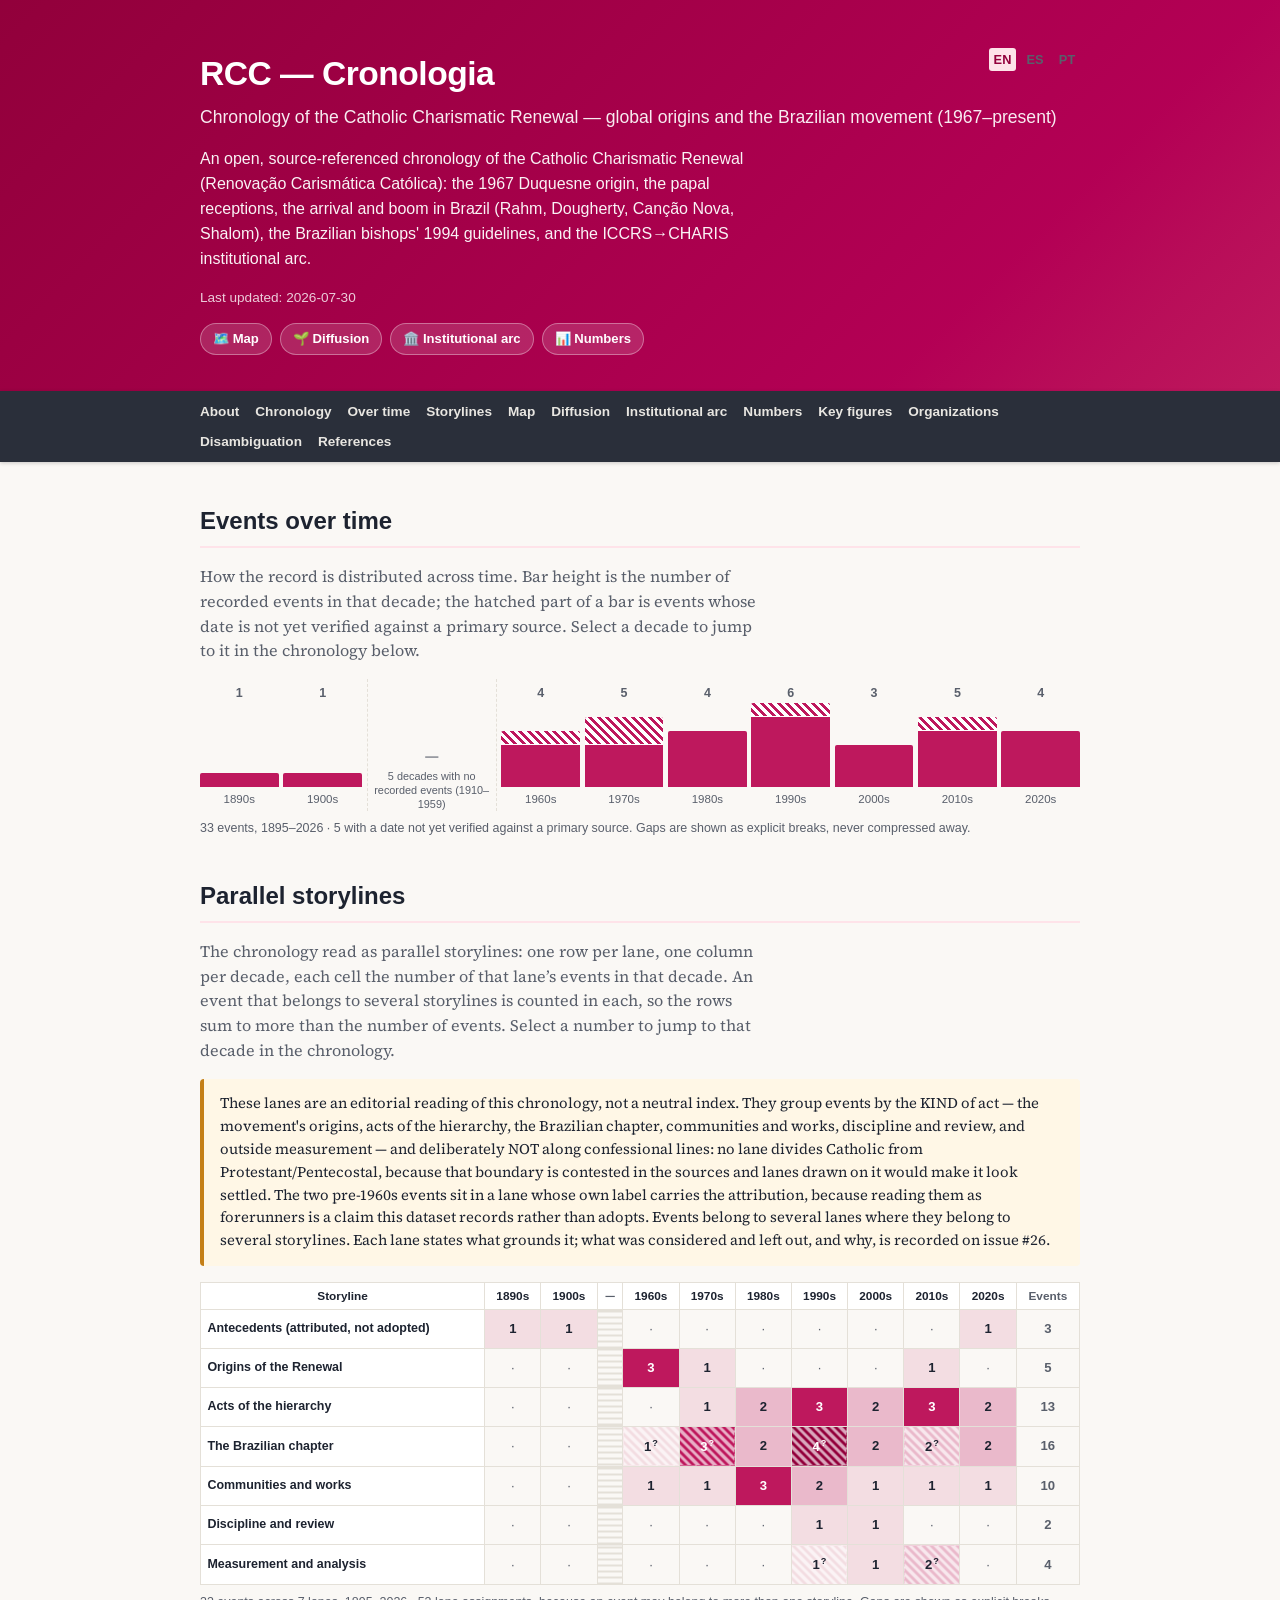
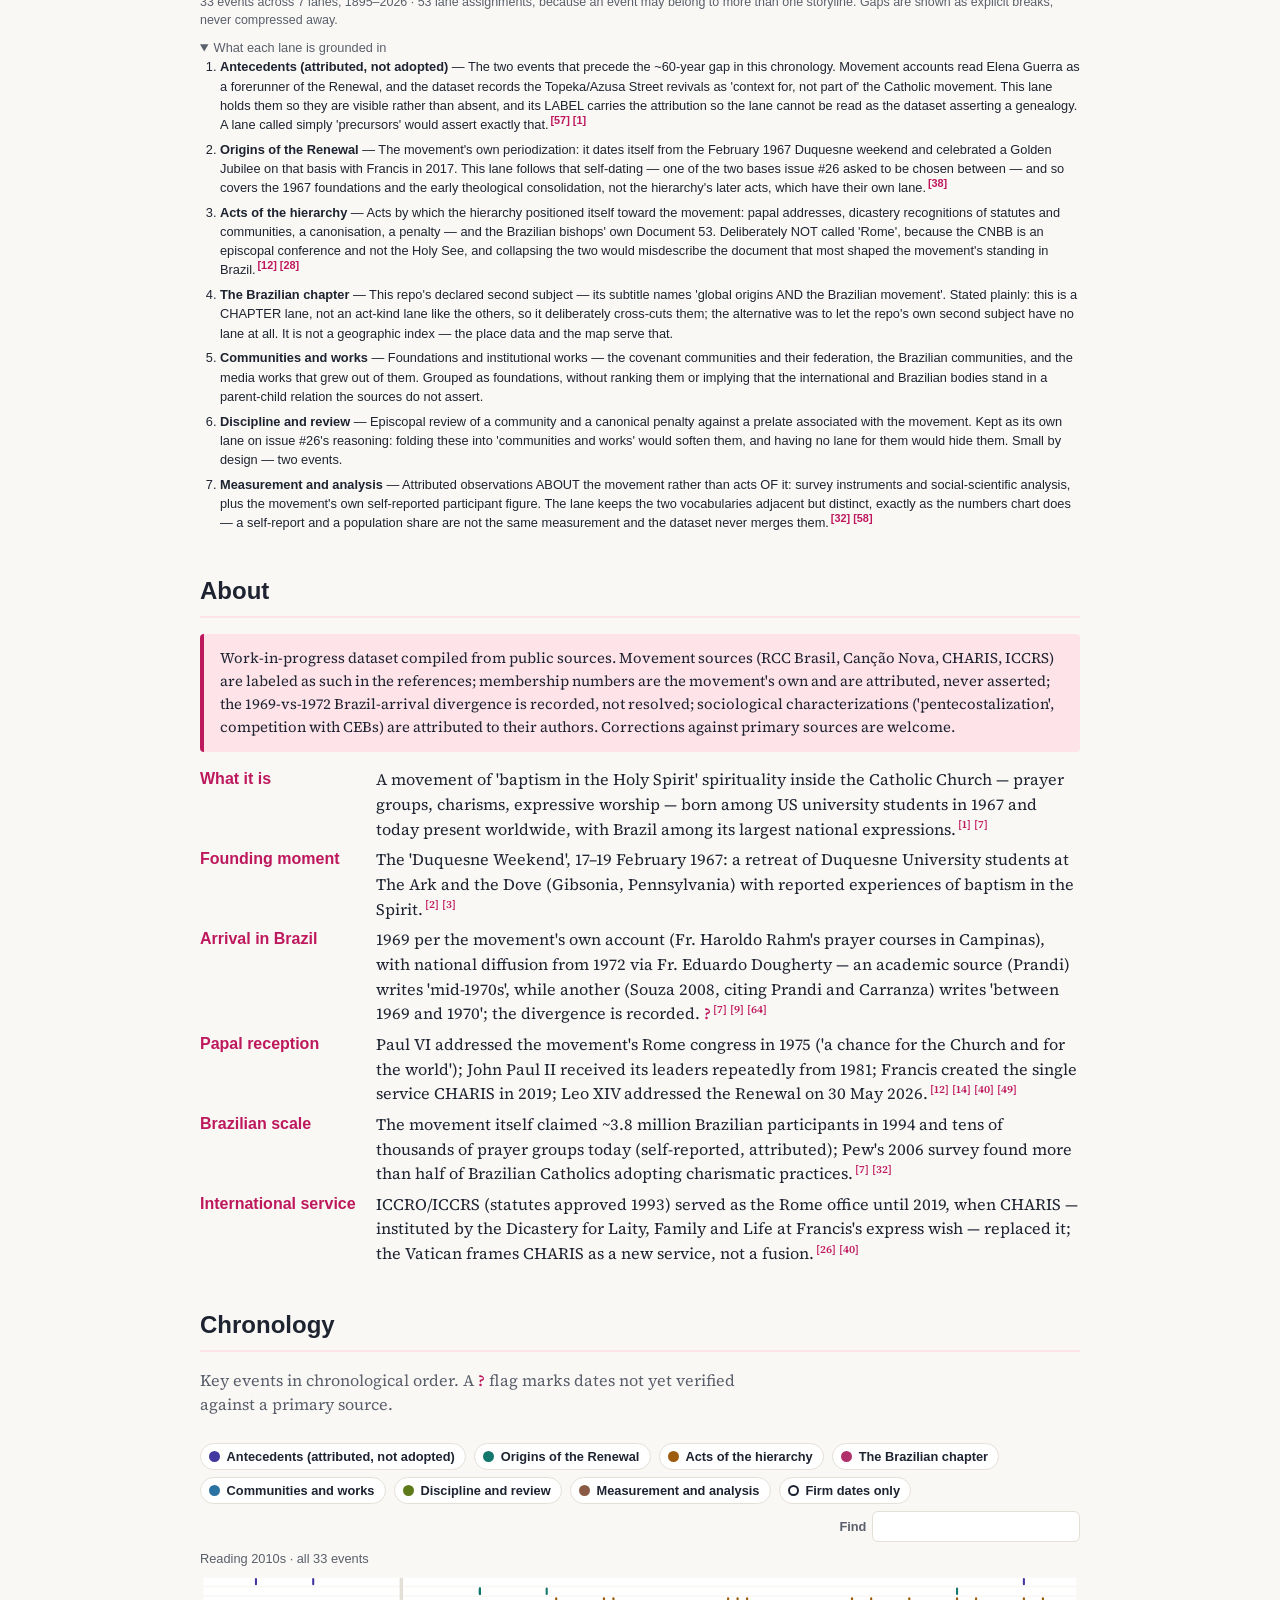
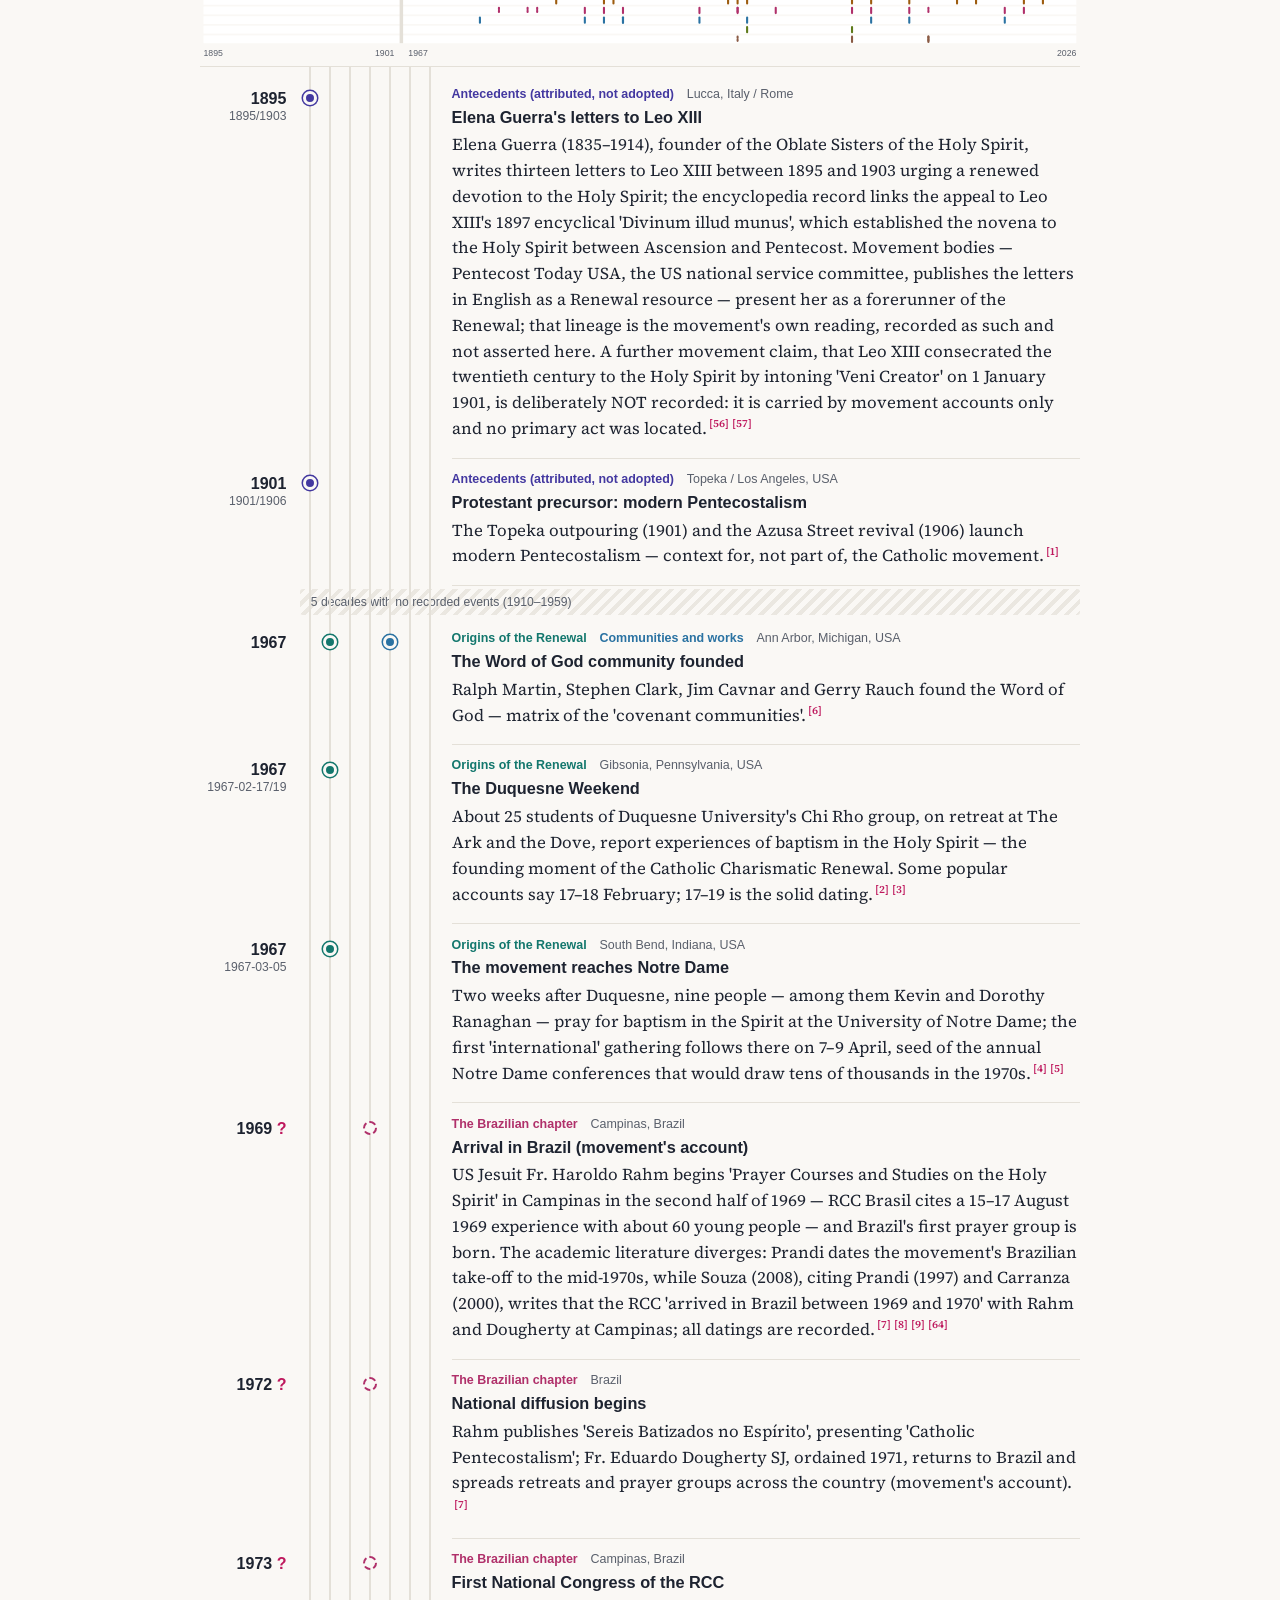
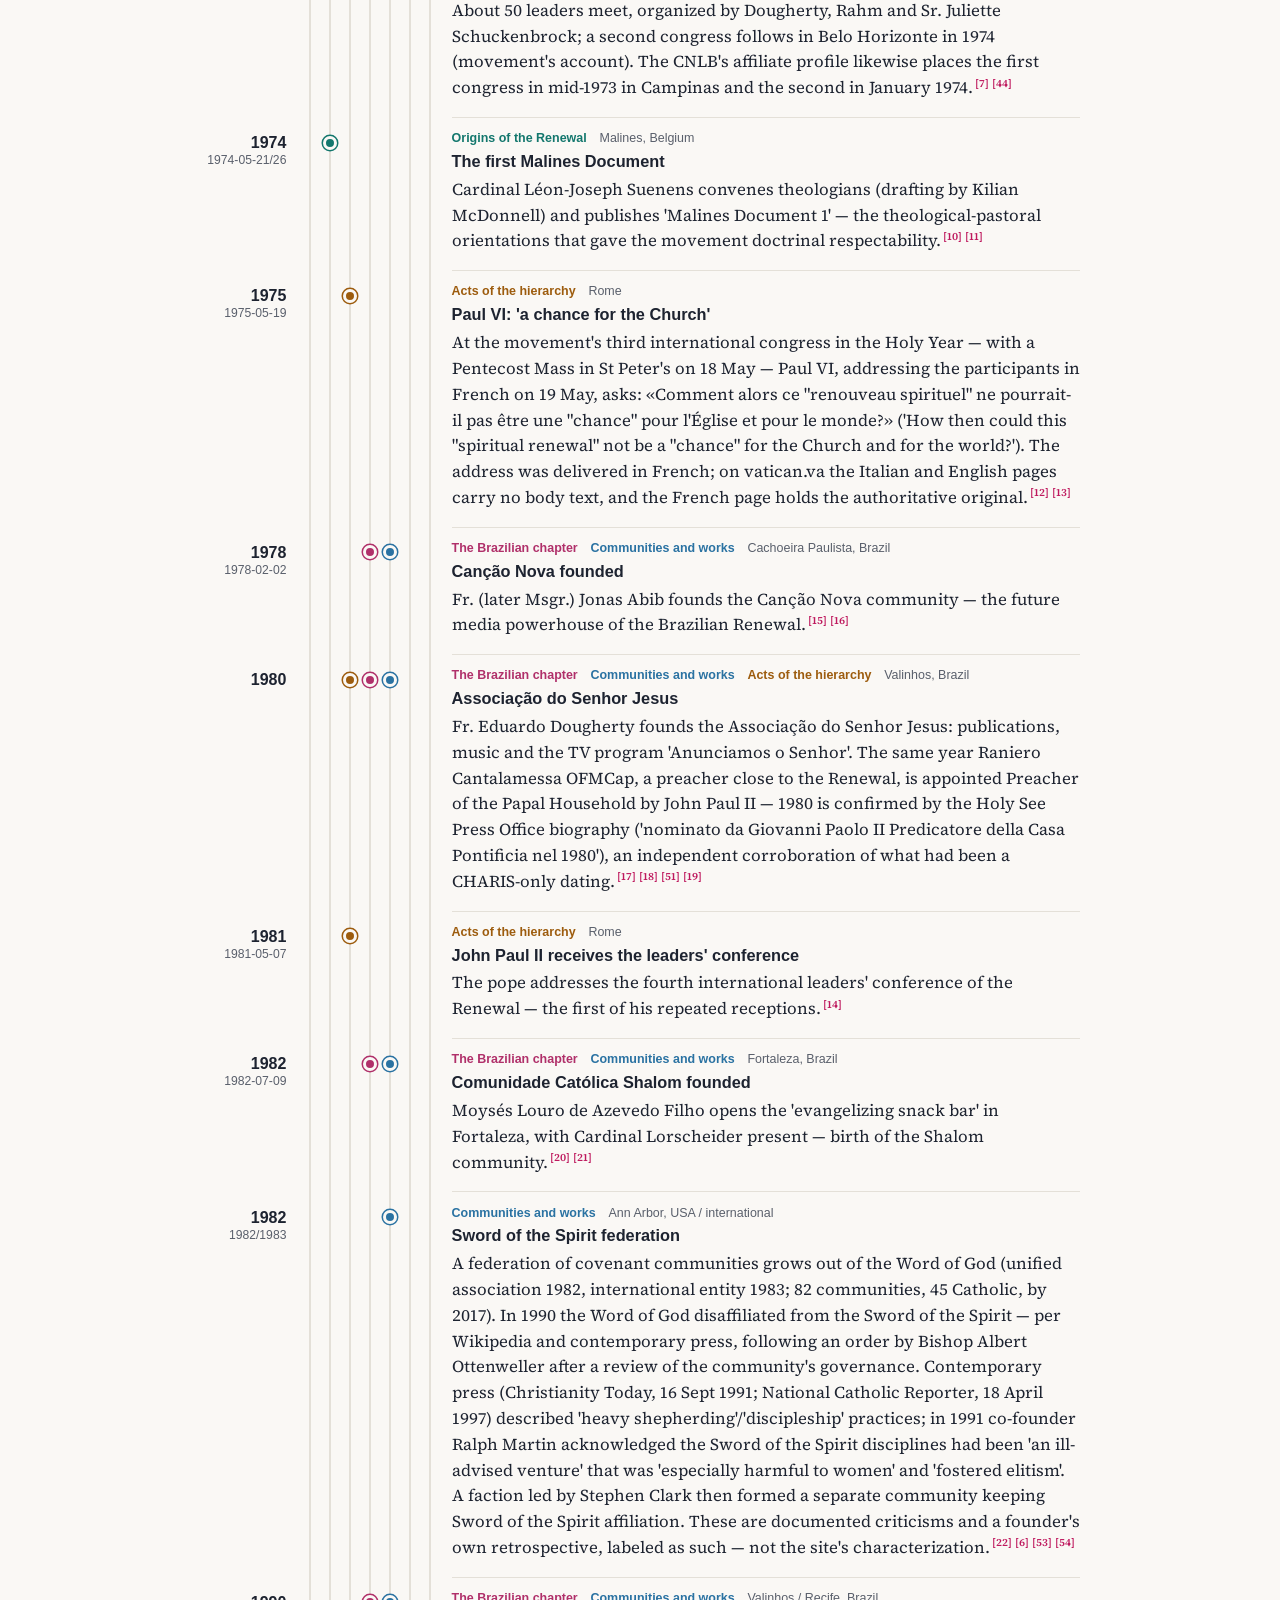
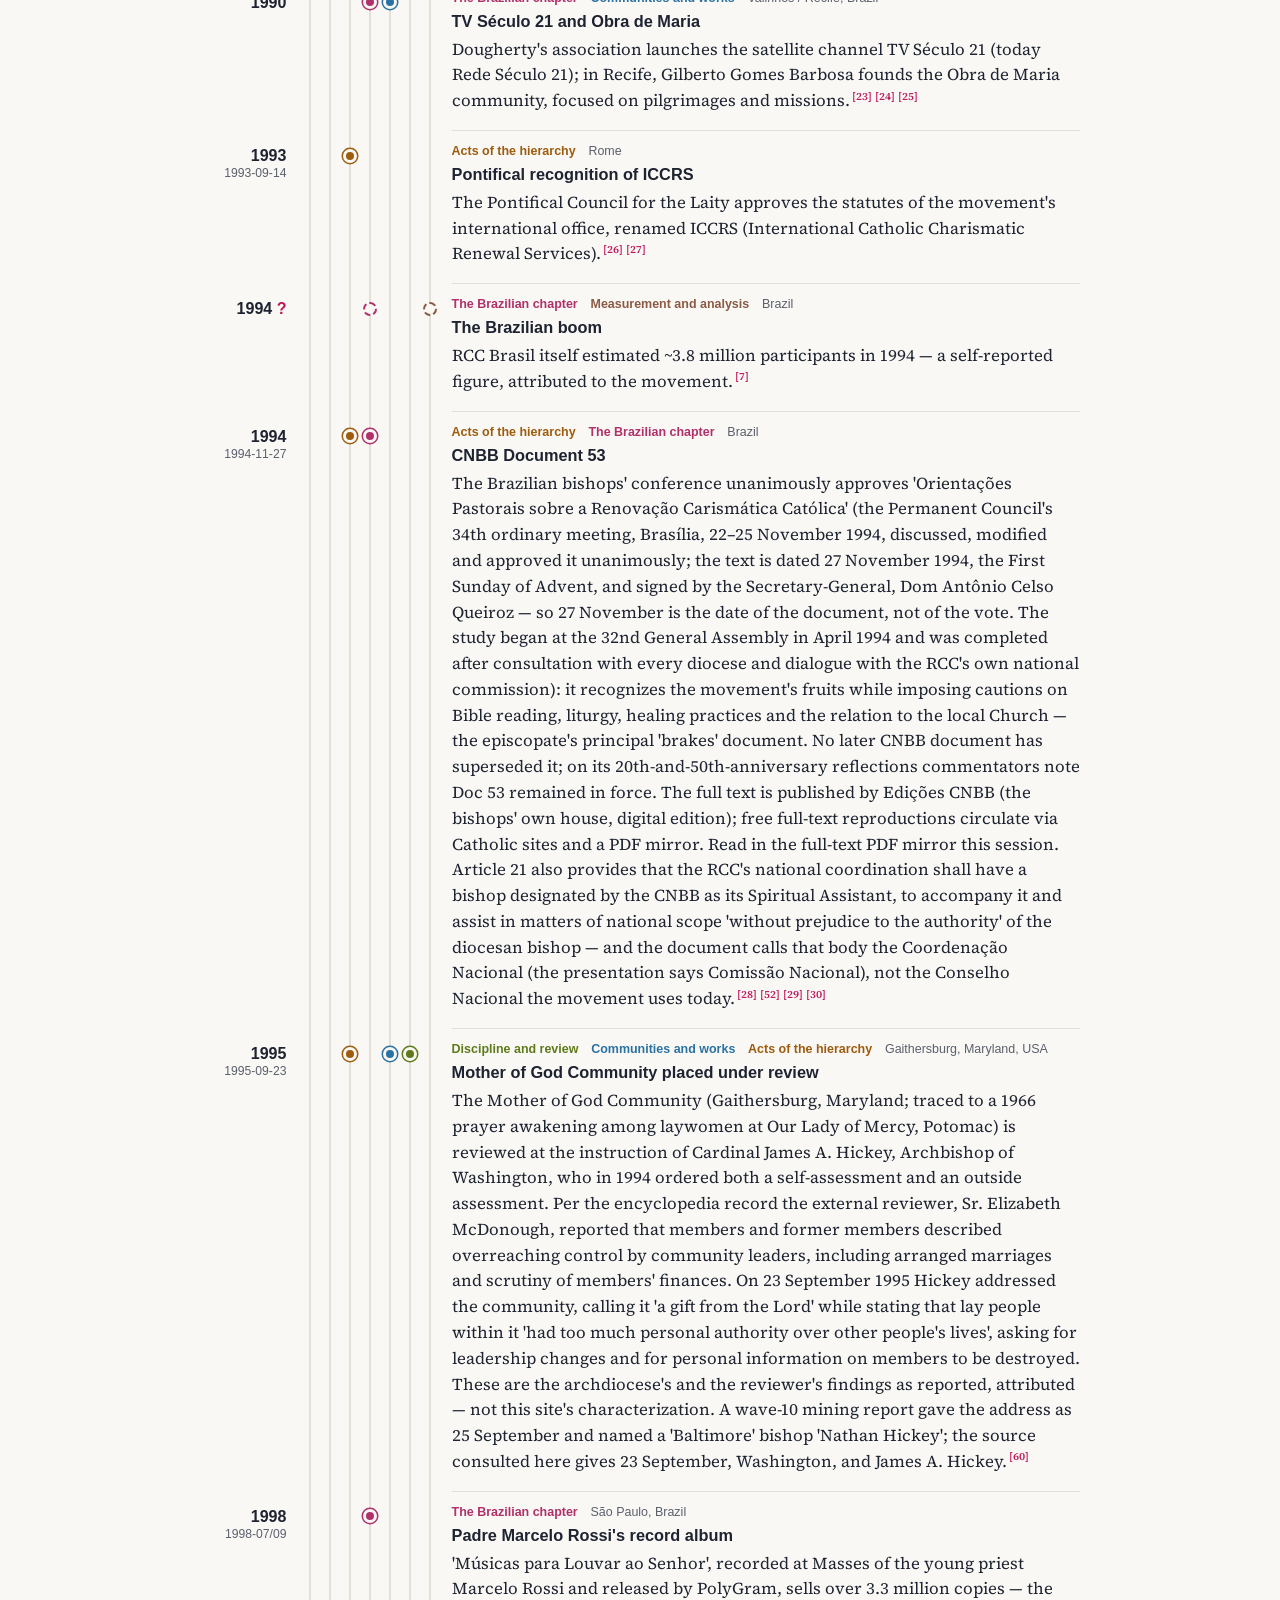
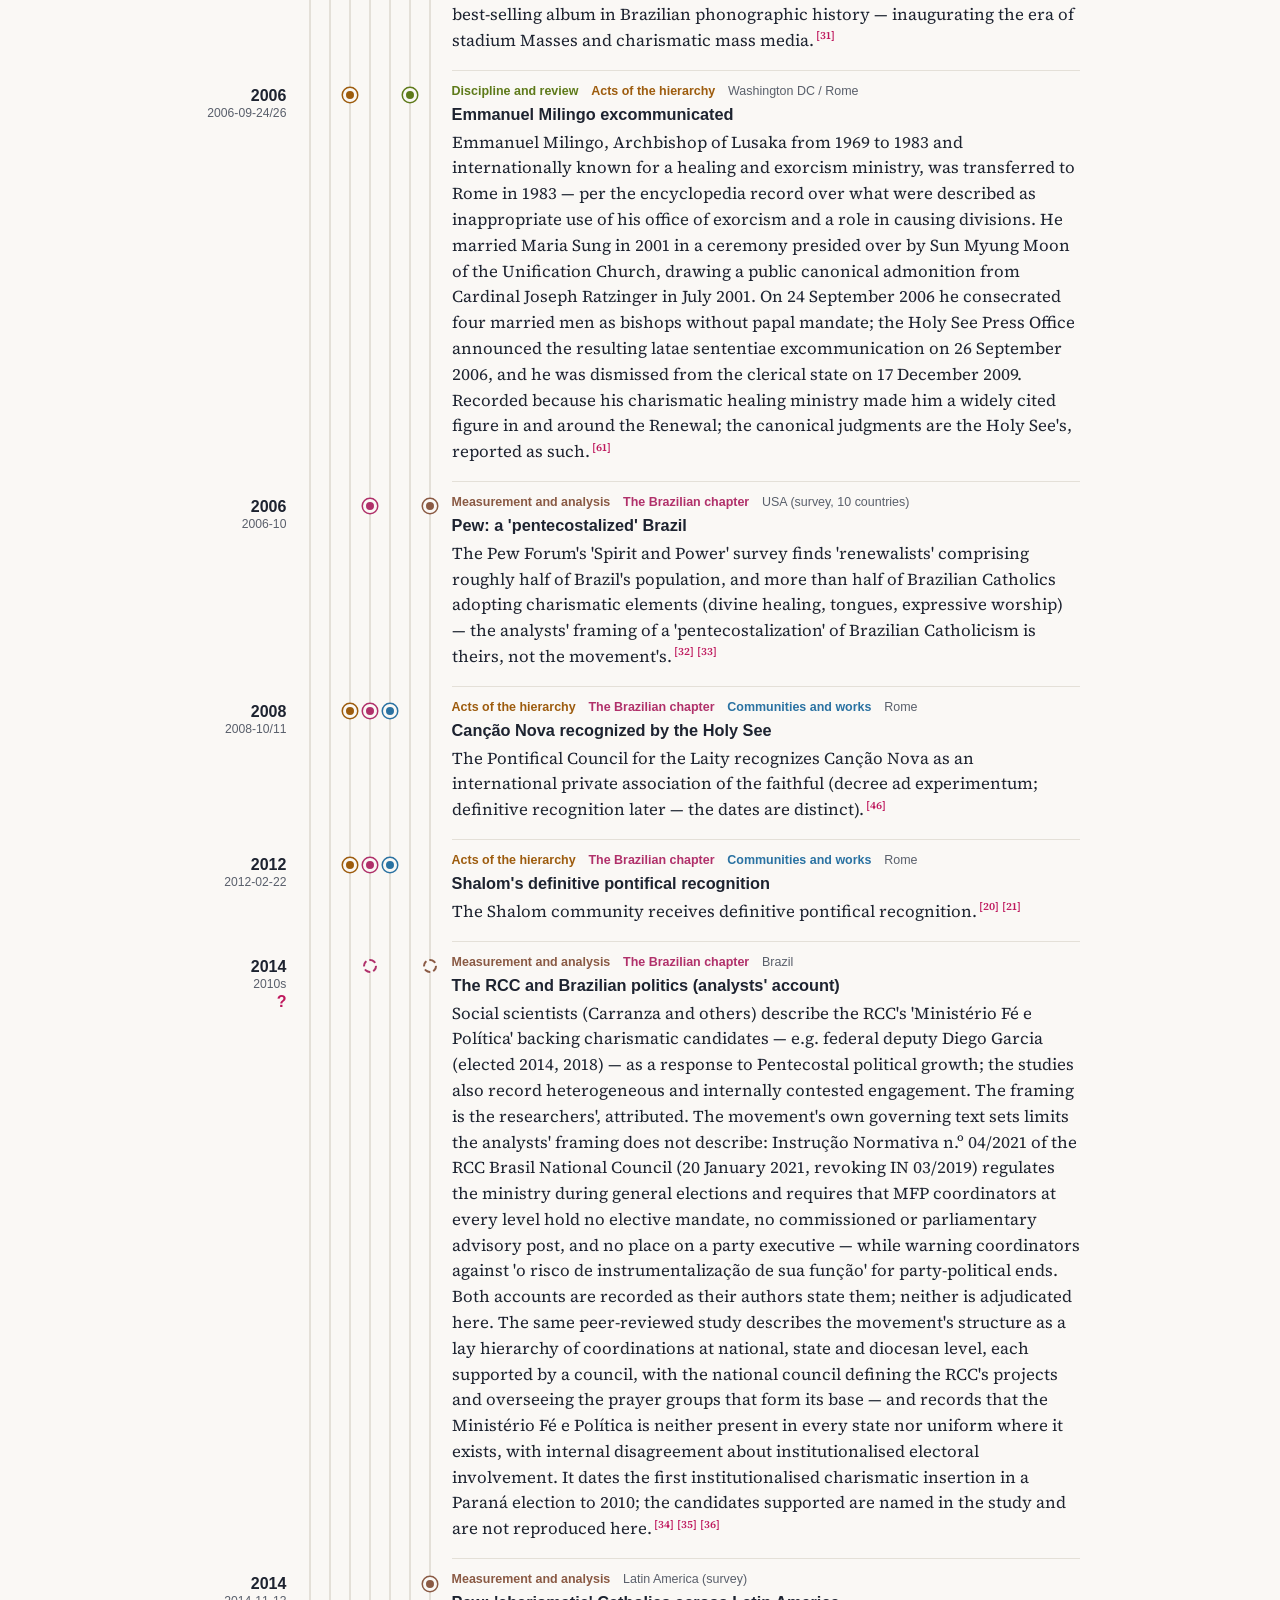
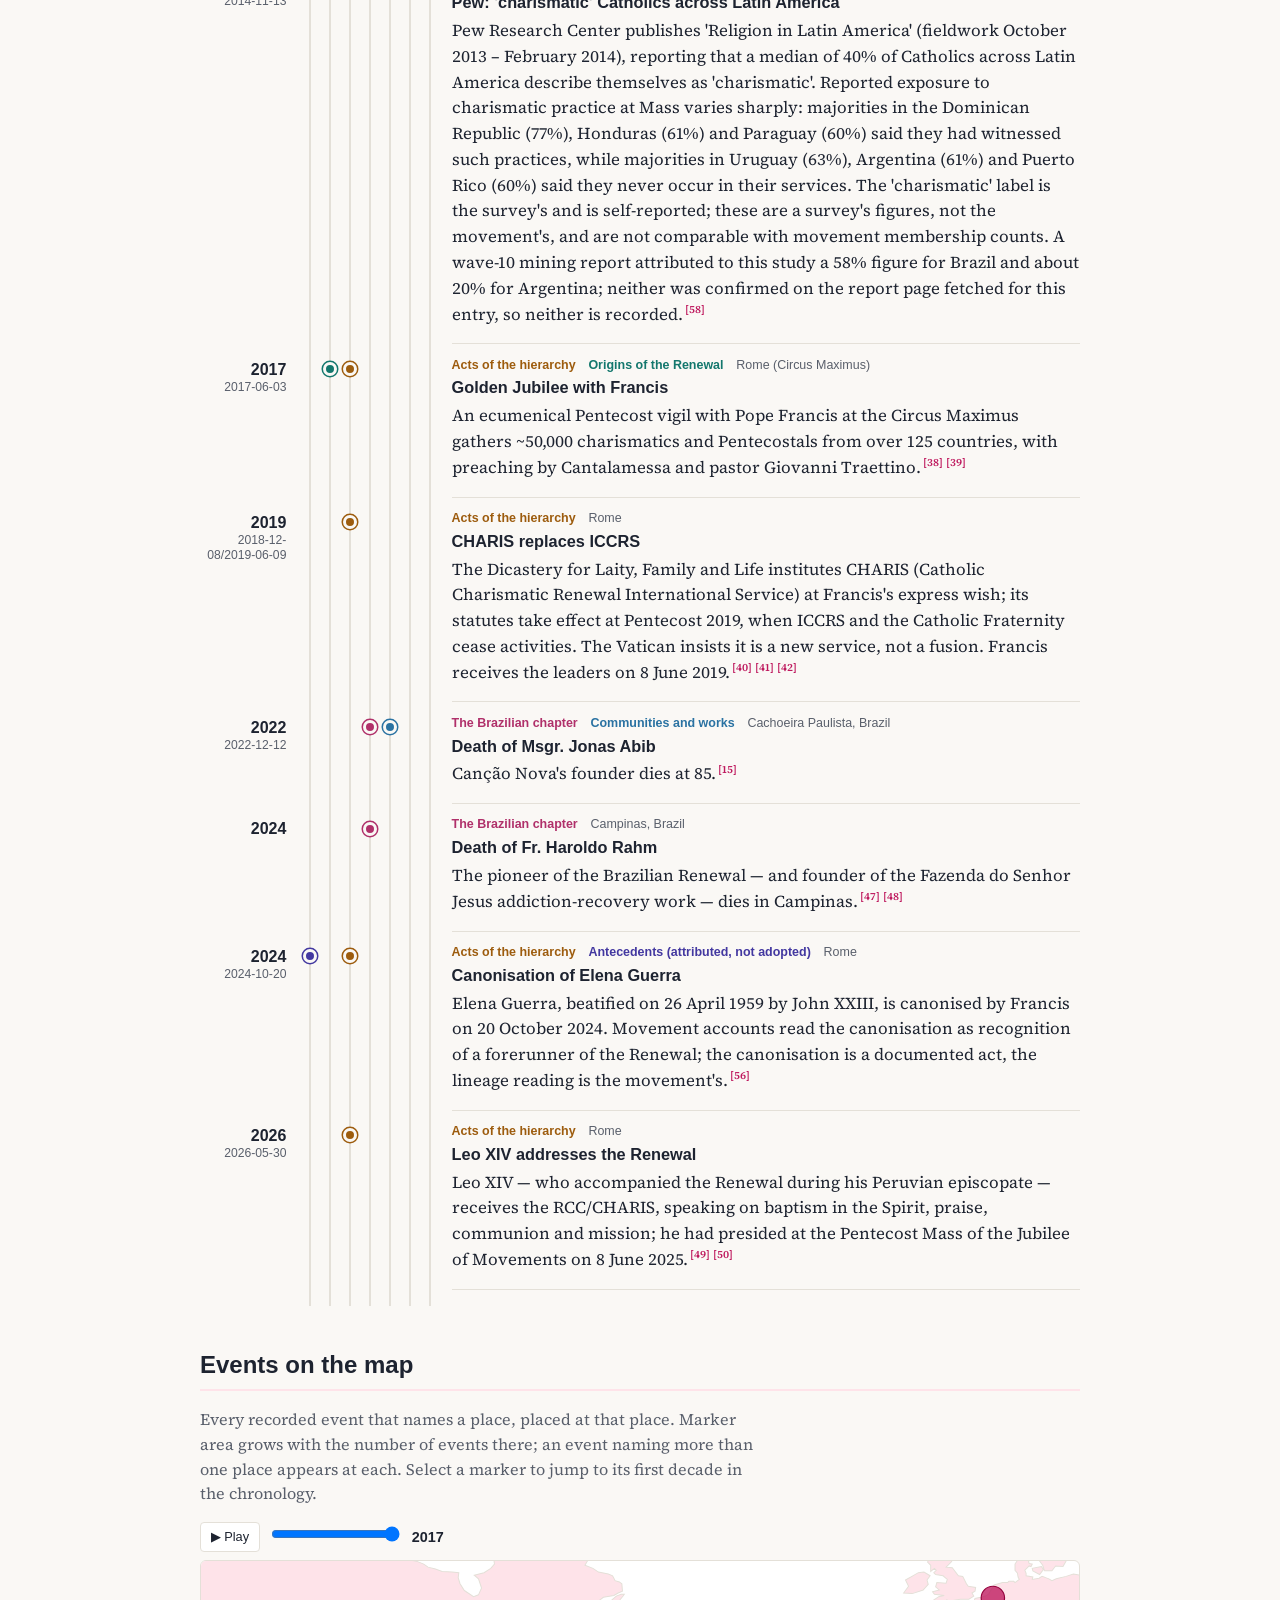
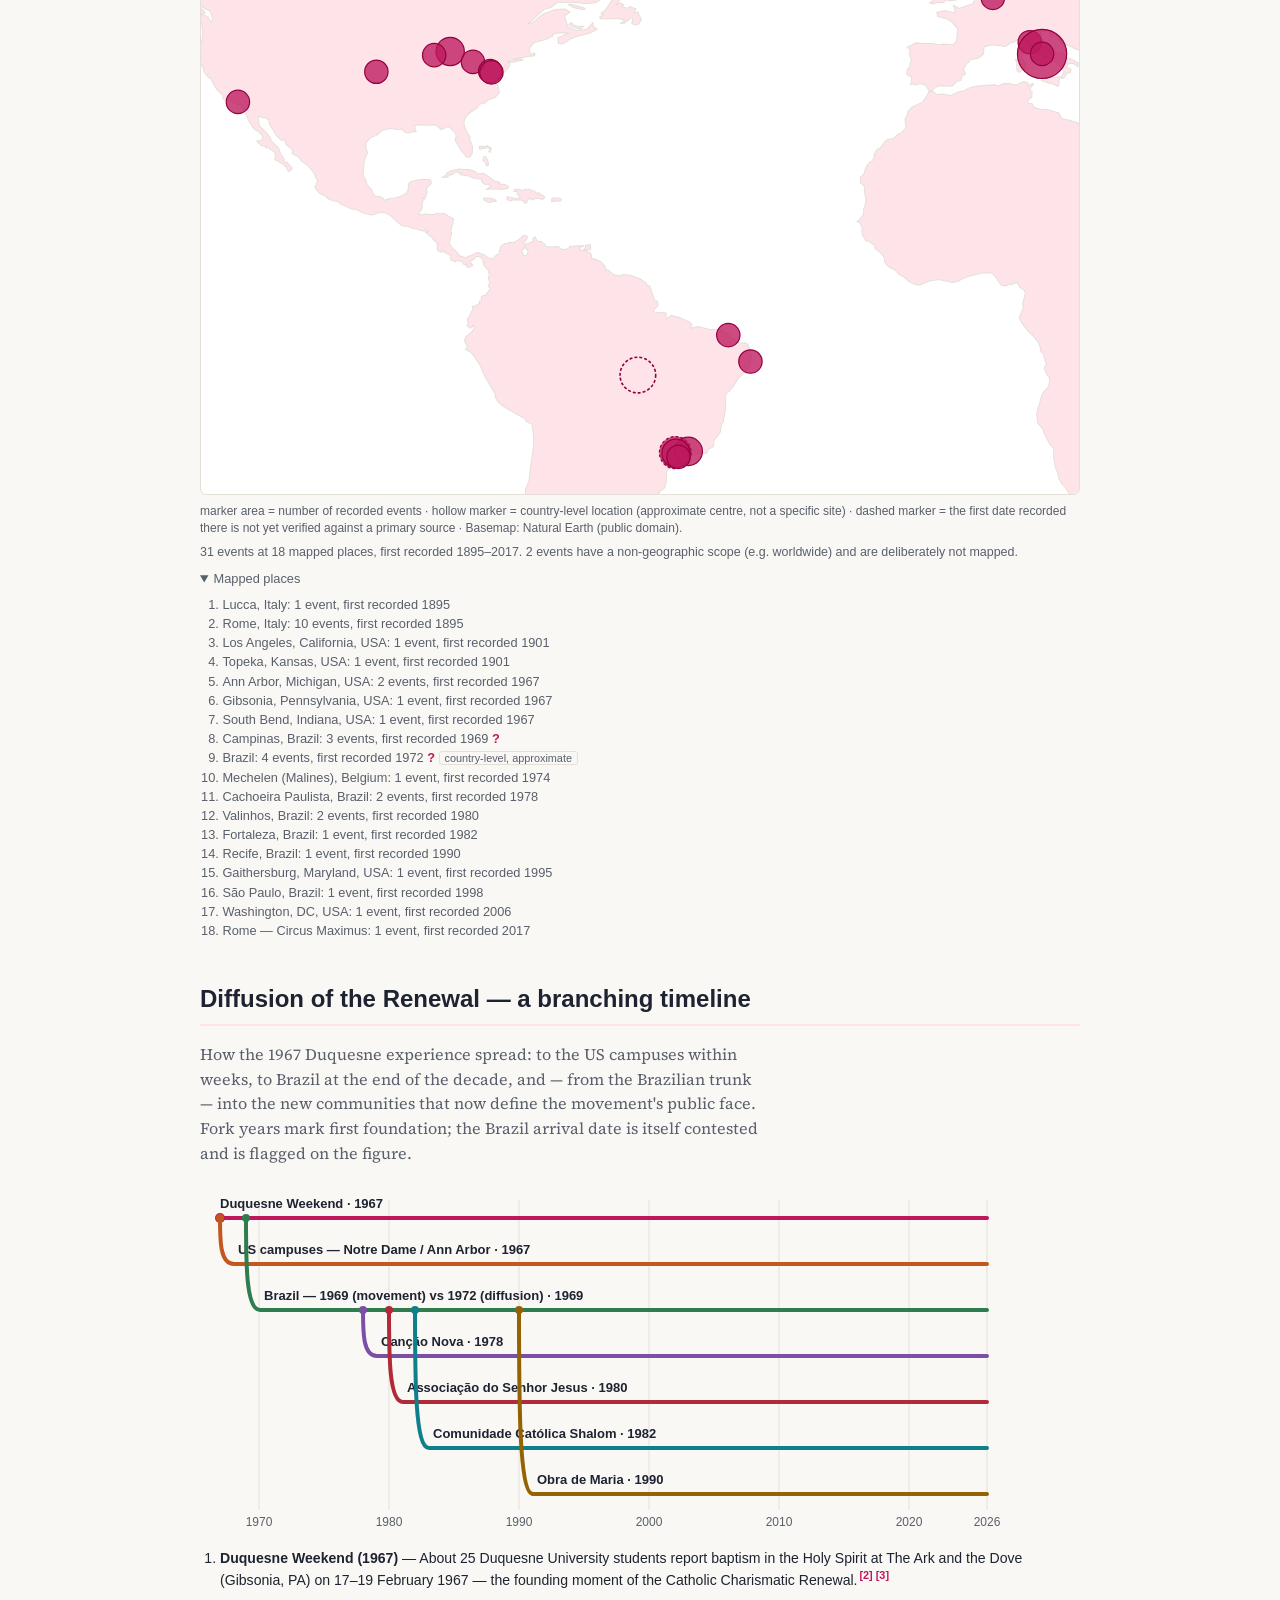
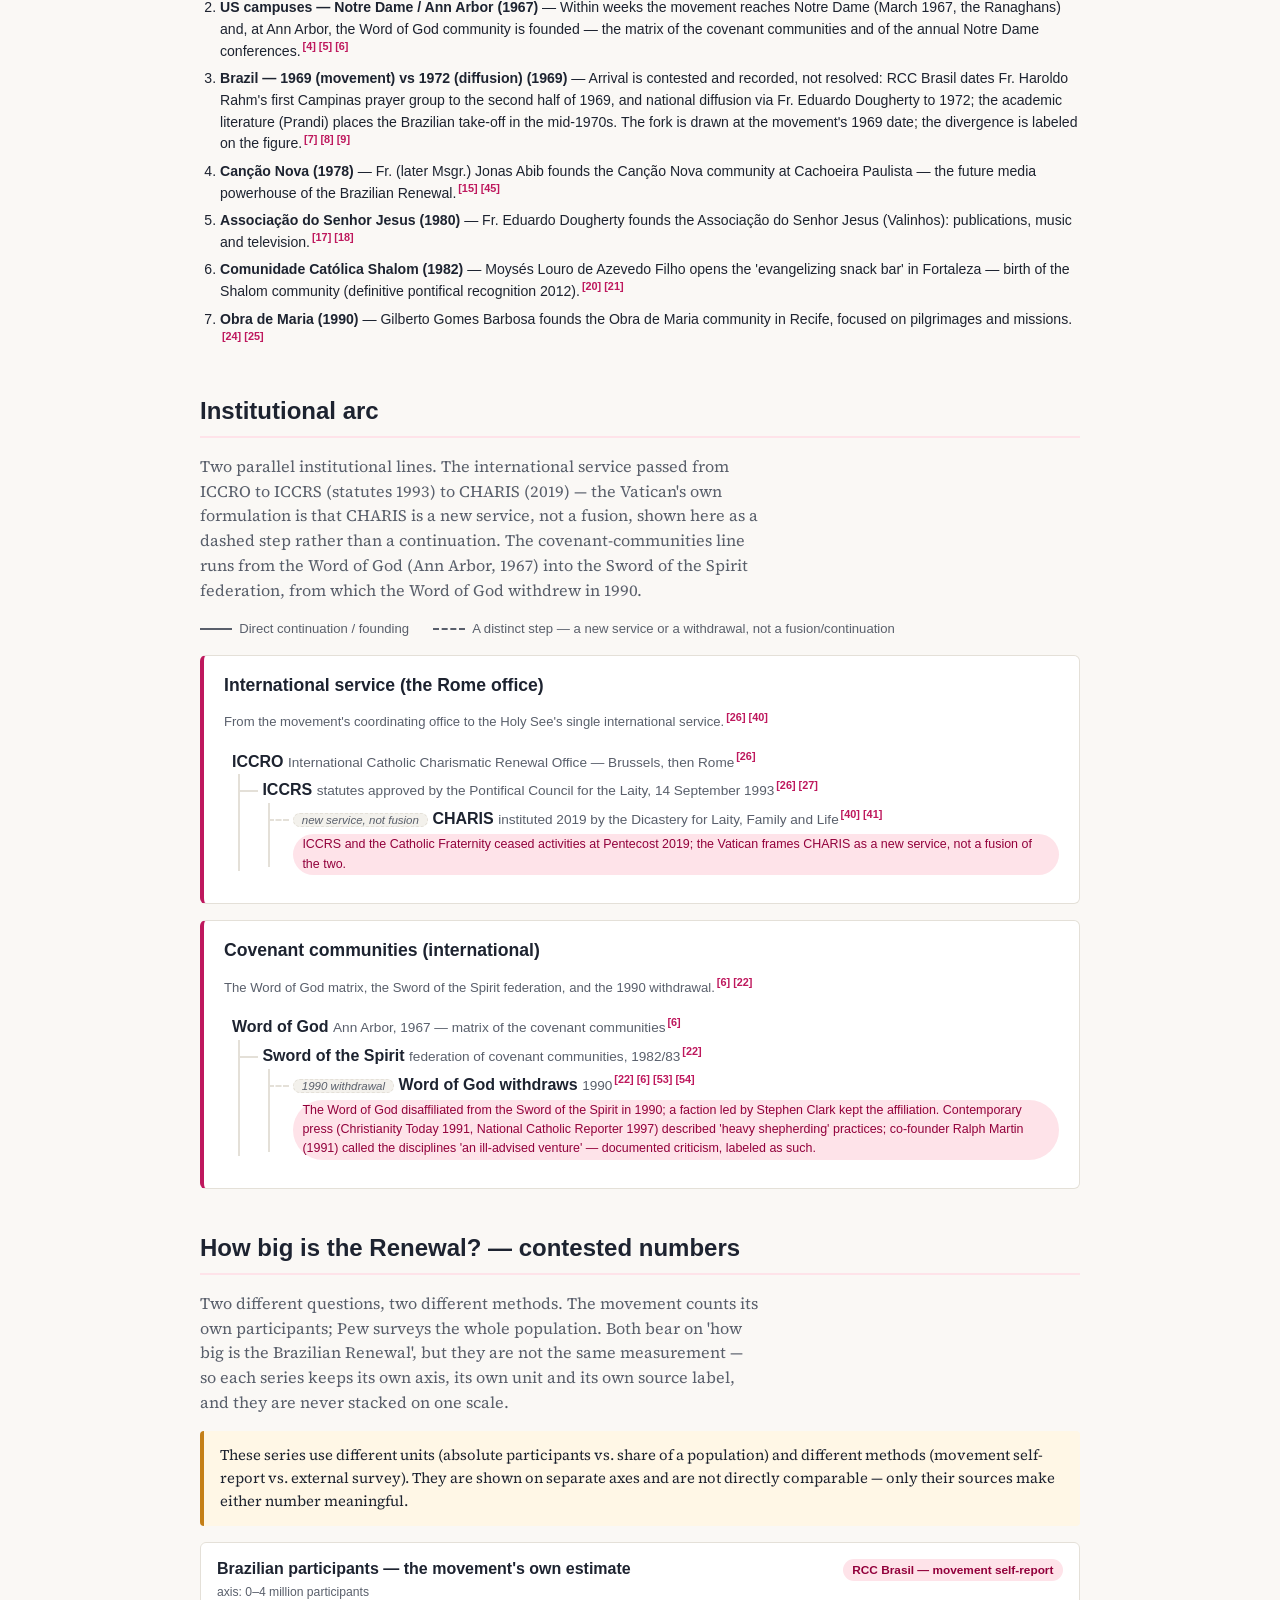
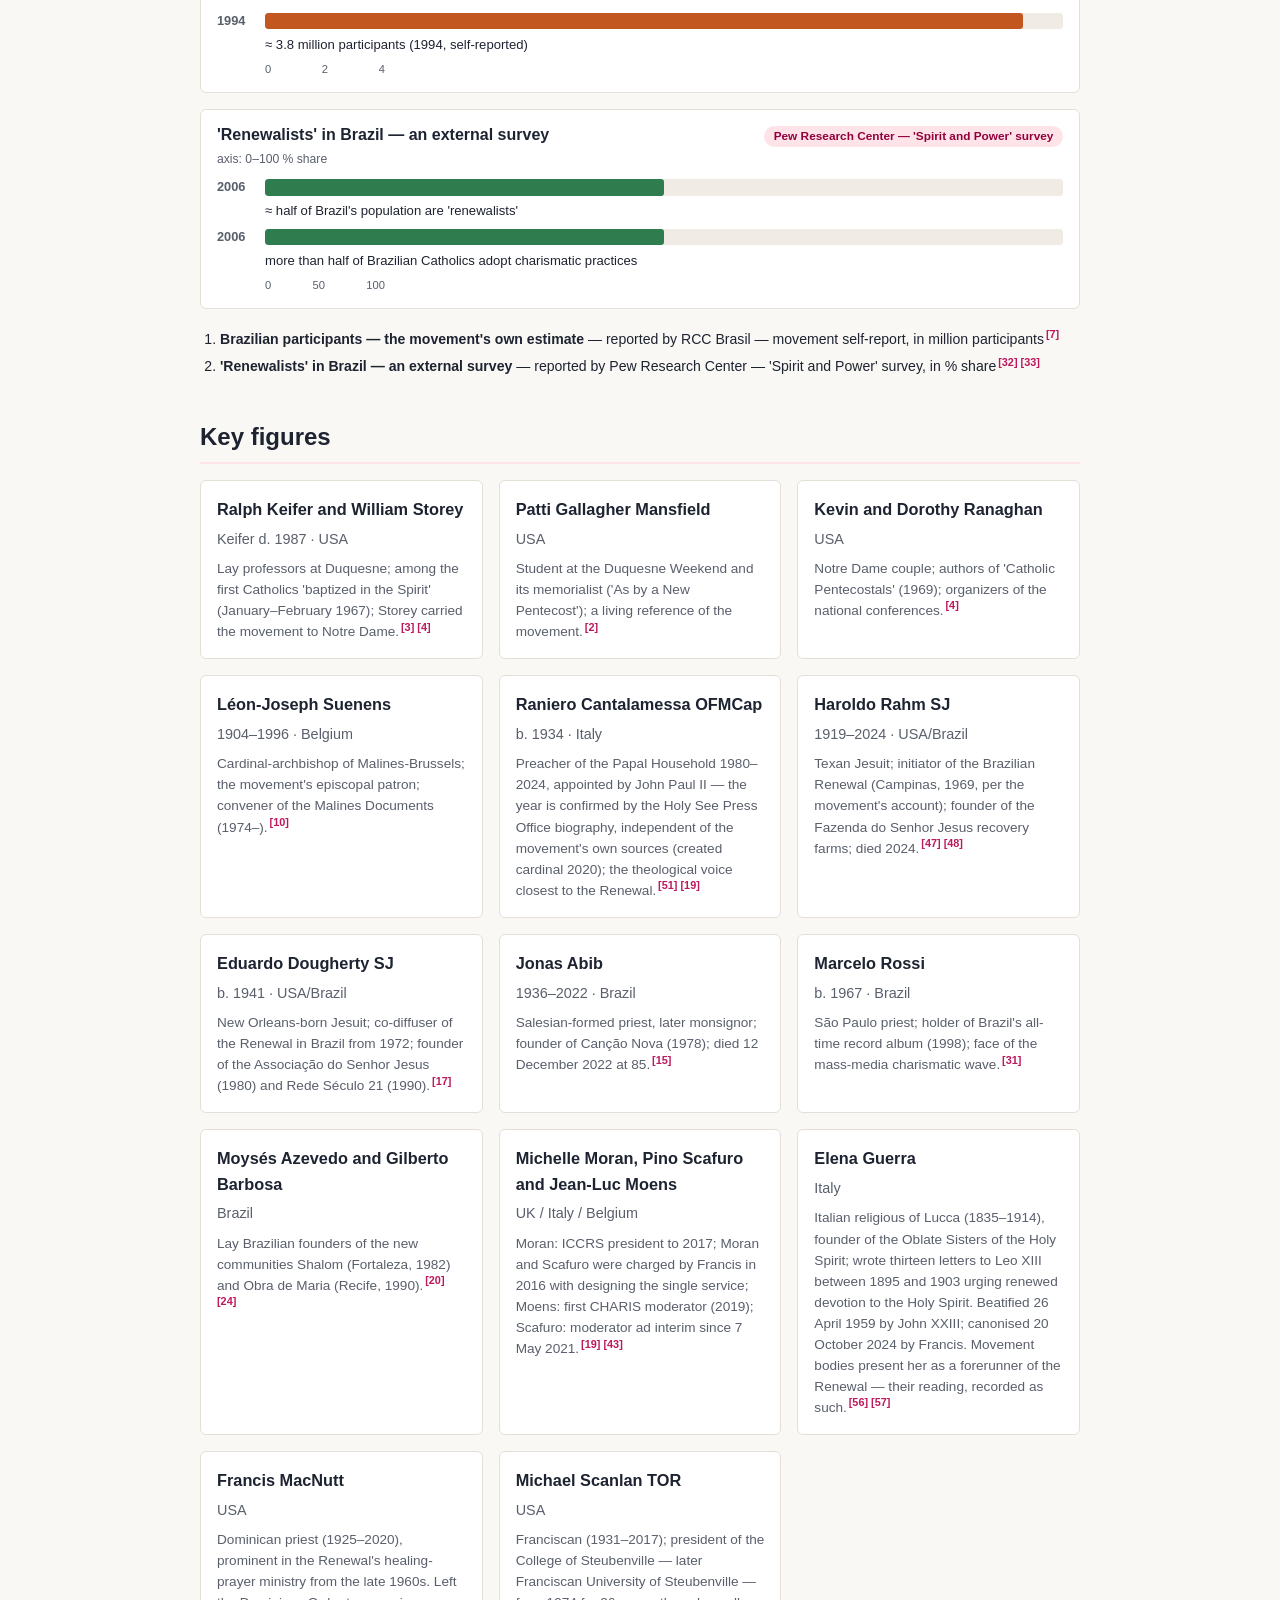
<file: docs/index.html>
<!DOCTYPE html>
<html lang="en">
<head>
  <meta charset="utf-8">
  <link rel="canonical" href="https://cronologia.github.io/rcc/en/">
  <link rel="alternate" hreflang="en" href="https://cronologia.github.io/rcc/en/">
  <link rel="alternate" hreflang="es" href="https://cronologia.github.io/rcc/es/">
  <link rel="alternate" hreflang="pt" href="https://cronologia.github.io/rcc/pt/">
  <link rel="alternate" hreflang="x-default" href="https://cronologia.github.io/rcc/en/">
  <script>
    (function () {
      var supported = ["en","es","pt"];
      var stored = null; try { stored = localStorage.getItem('lang'); } catch (e) {}
      var nav = (navigator.language || 'en').slice(0, 2).toLowerCase();
      var pick = supported.indexOf(stored) >= 0 ? stored : (supported.indexOf(nav) >= 0 ? nav : 'en');
      location.replace('./' + pick + '/');
    })();
  </script>
  <noscript><meta http-equiv="refresh" content="0; url=./en/"></noscript>
  <title>Cronologia</title>
</head>
<body><p>Redirecting… <a href="./en/">English</a> · <a href="./es/">Español</a> · <a href="./pt/">Português</a></p></body>
</html>
</file>
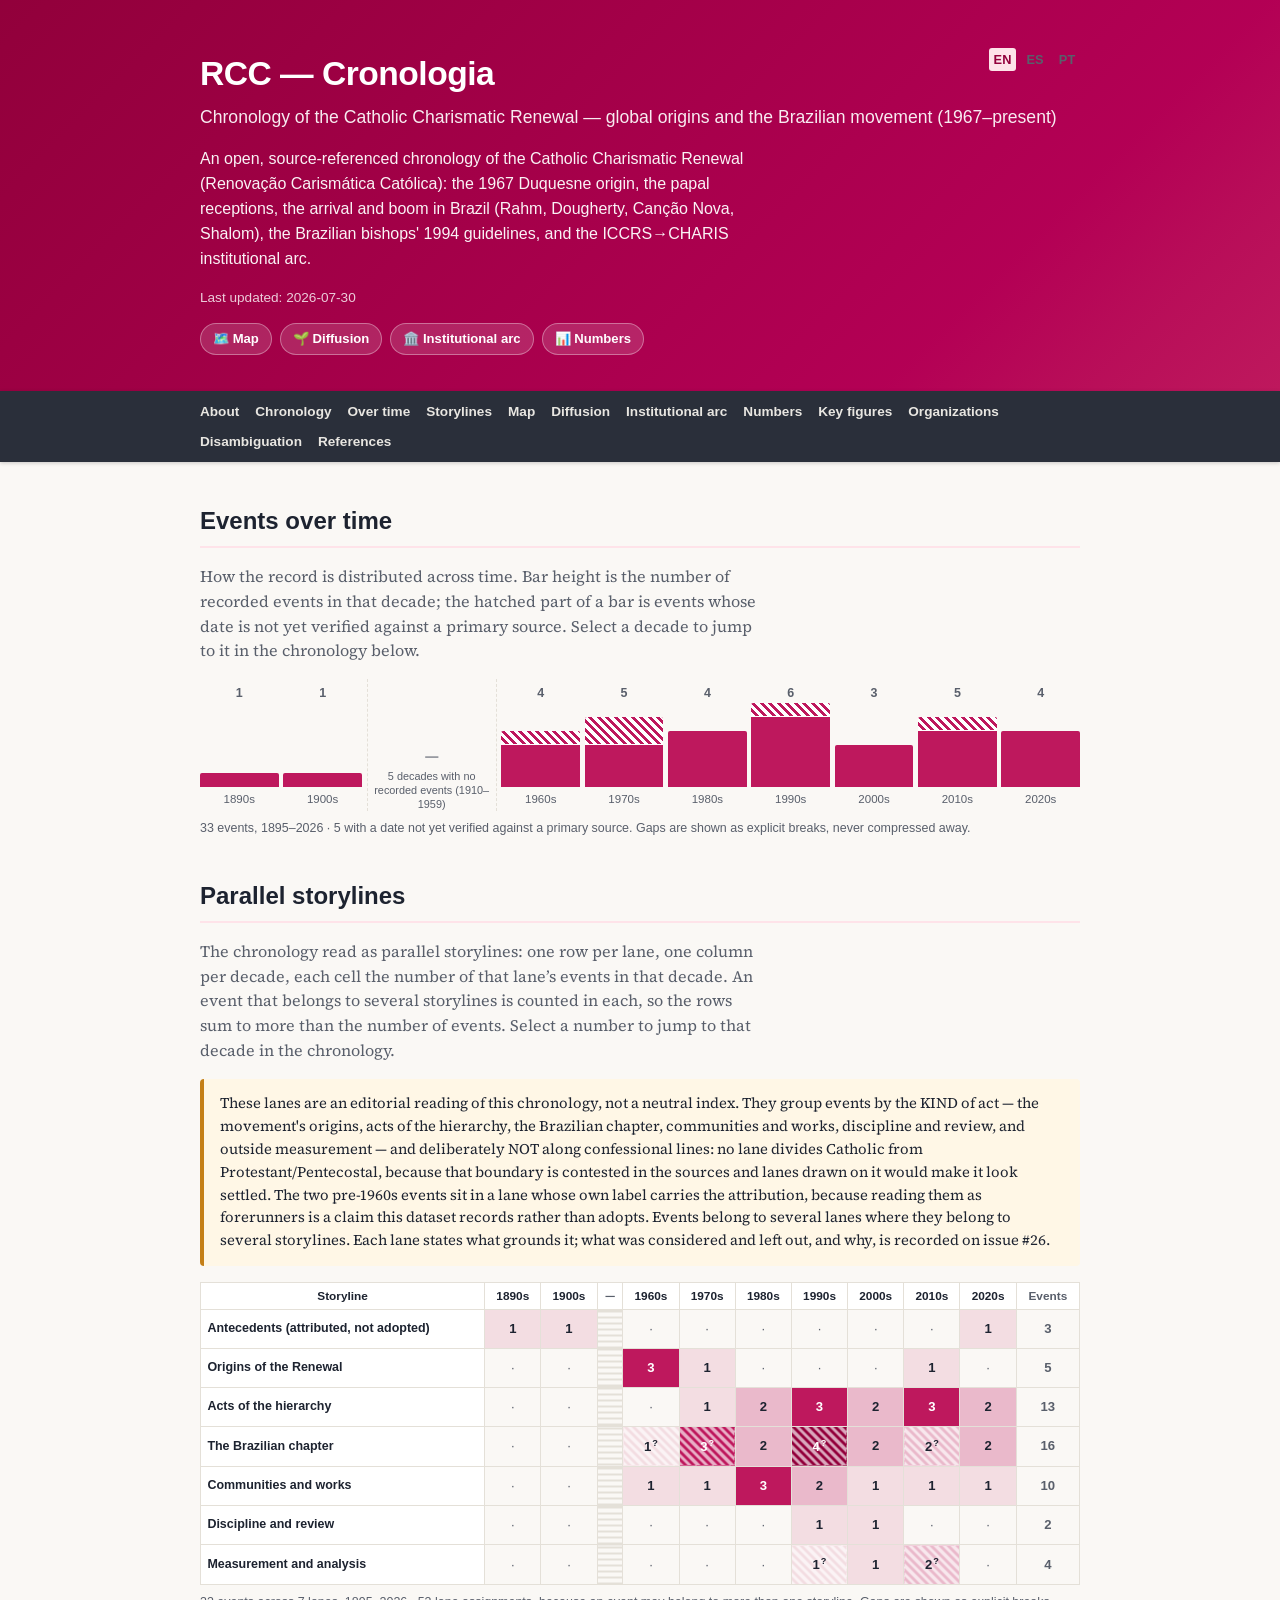
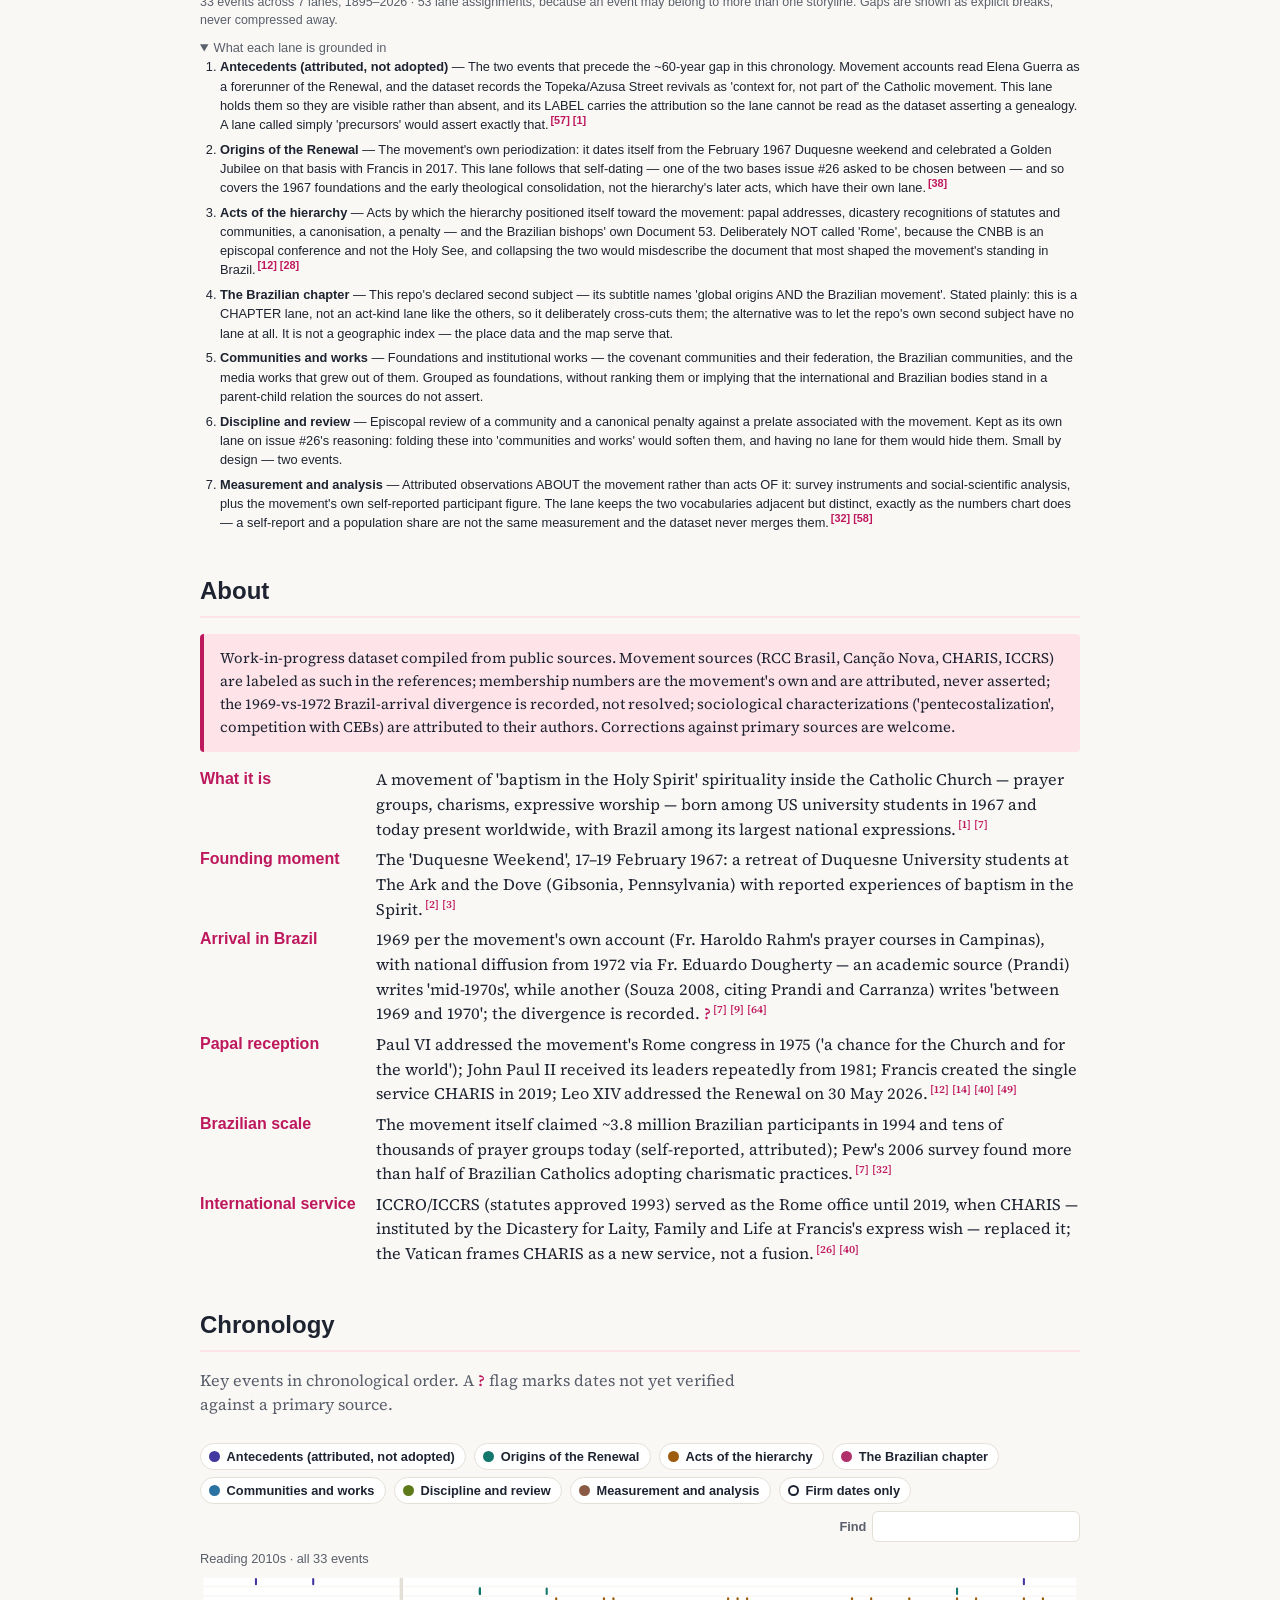
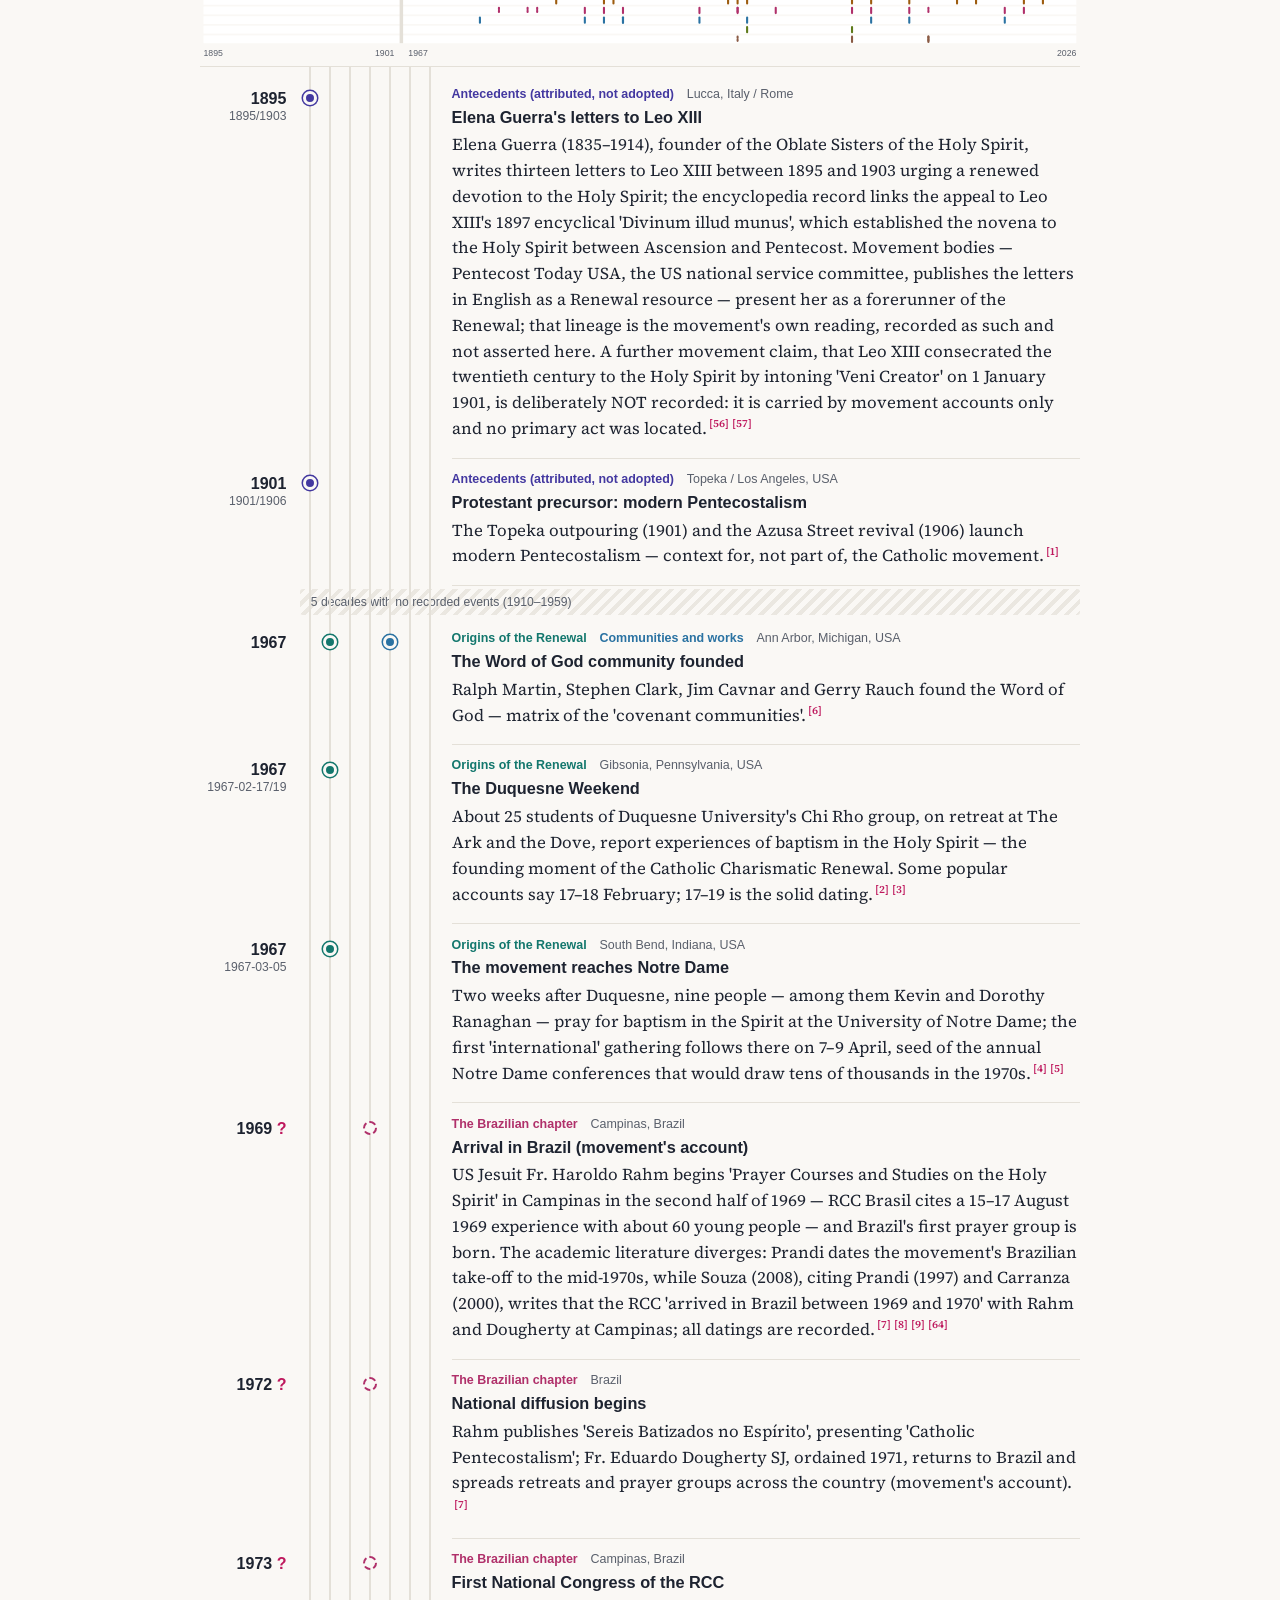
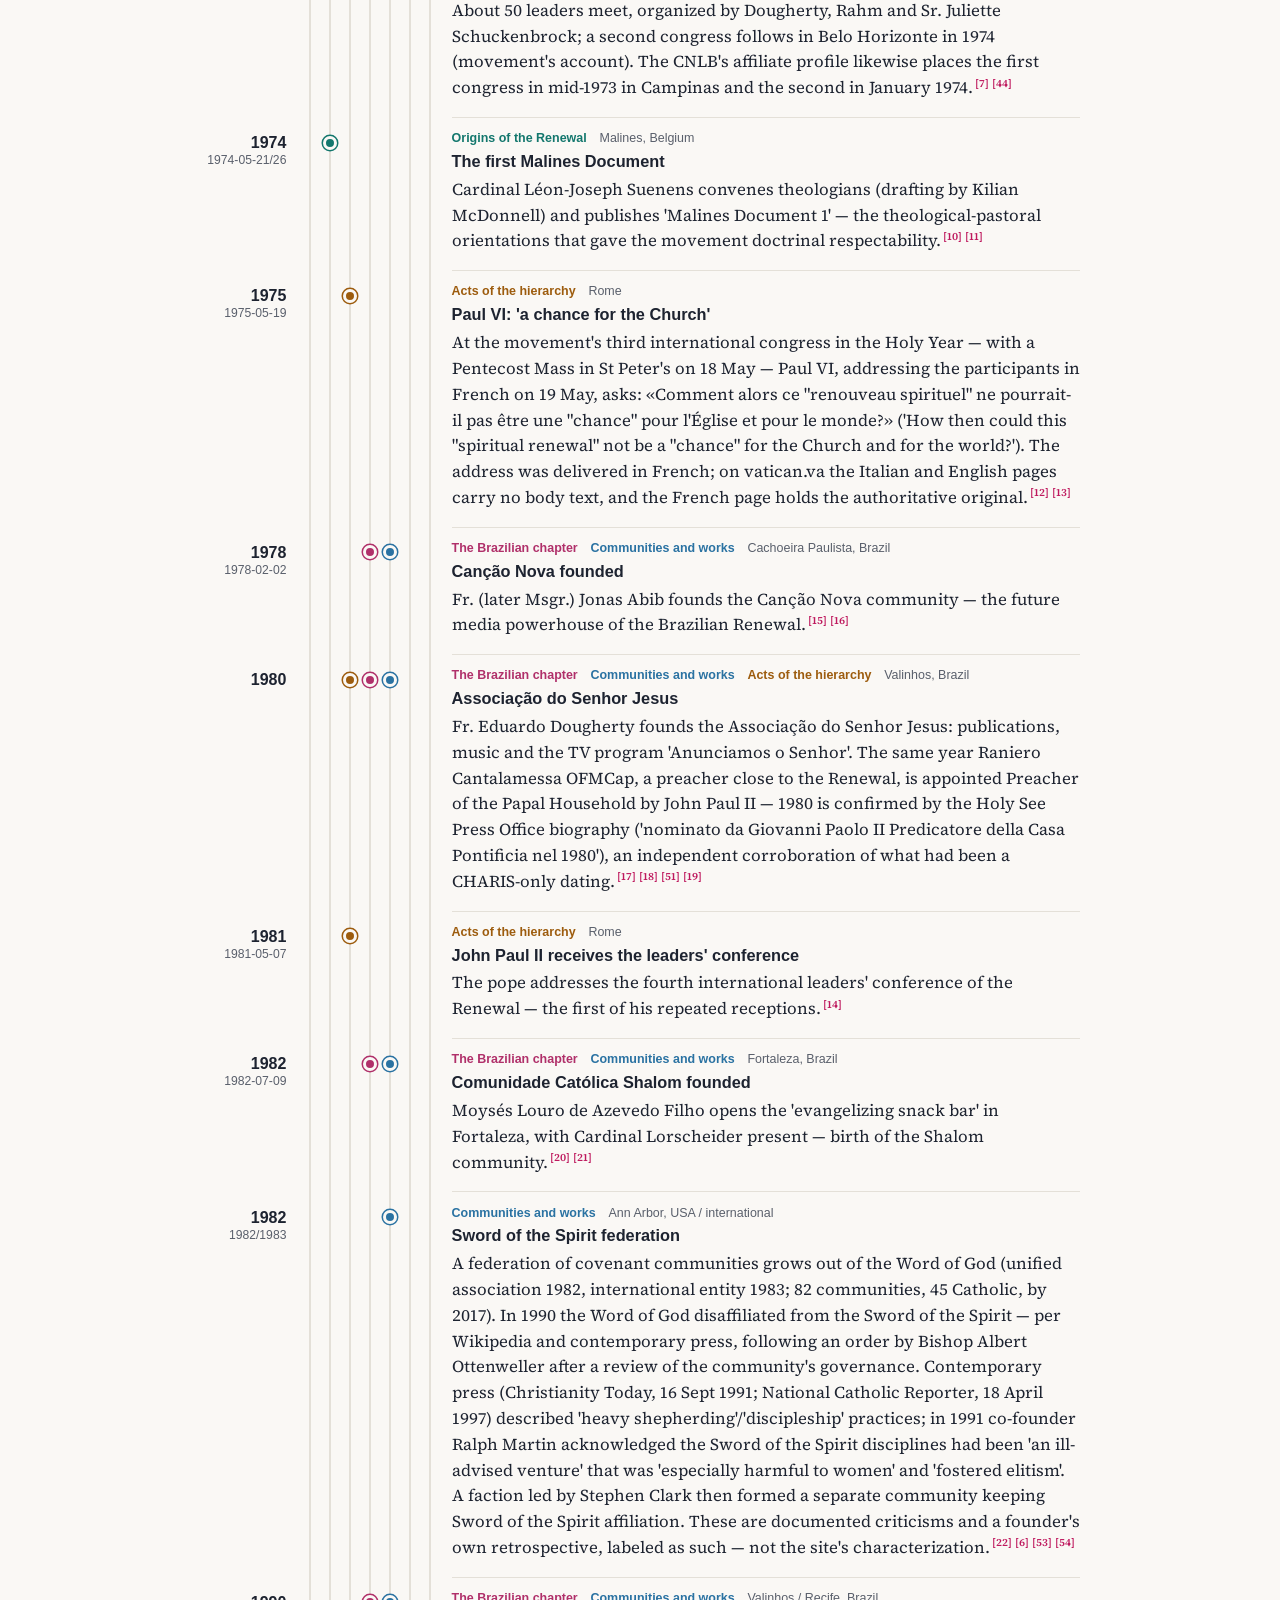
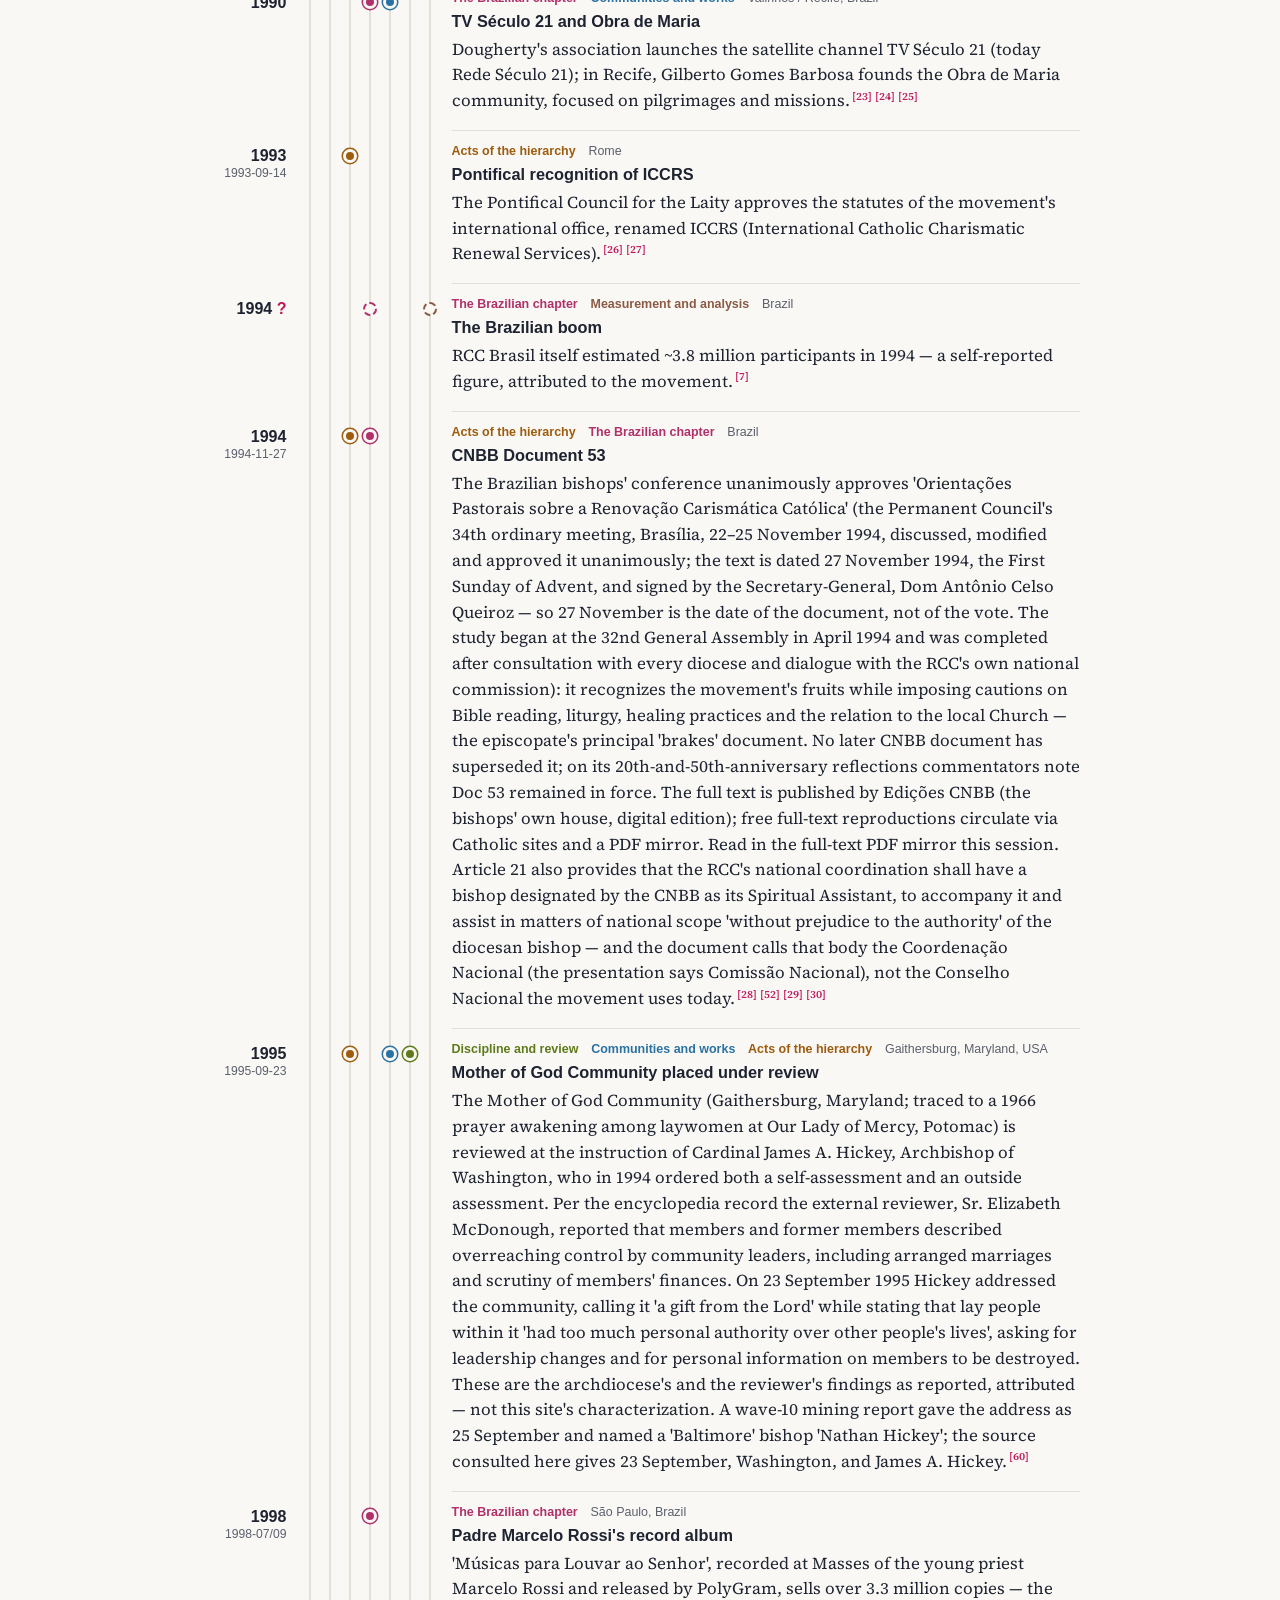
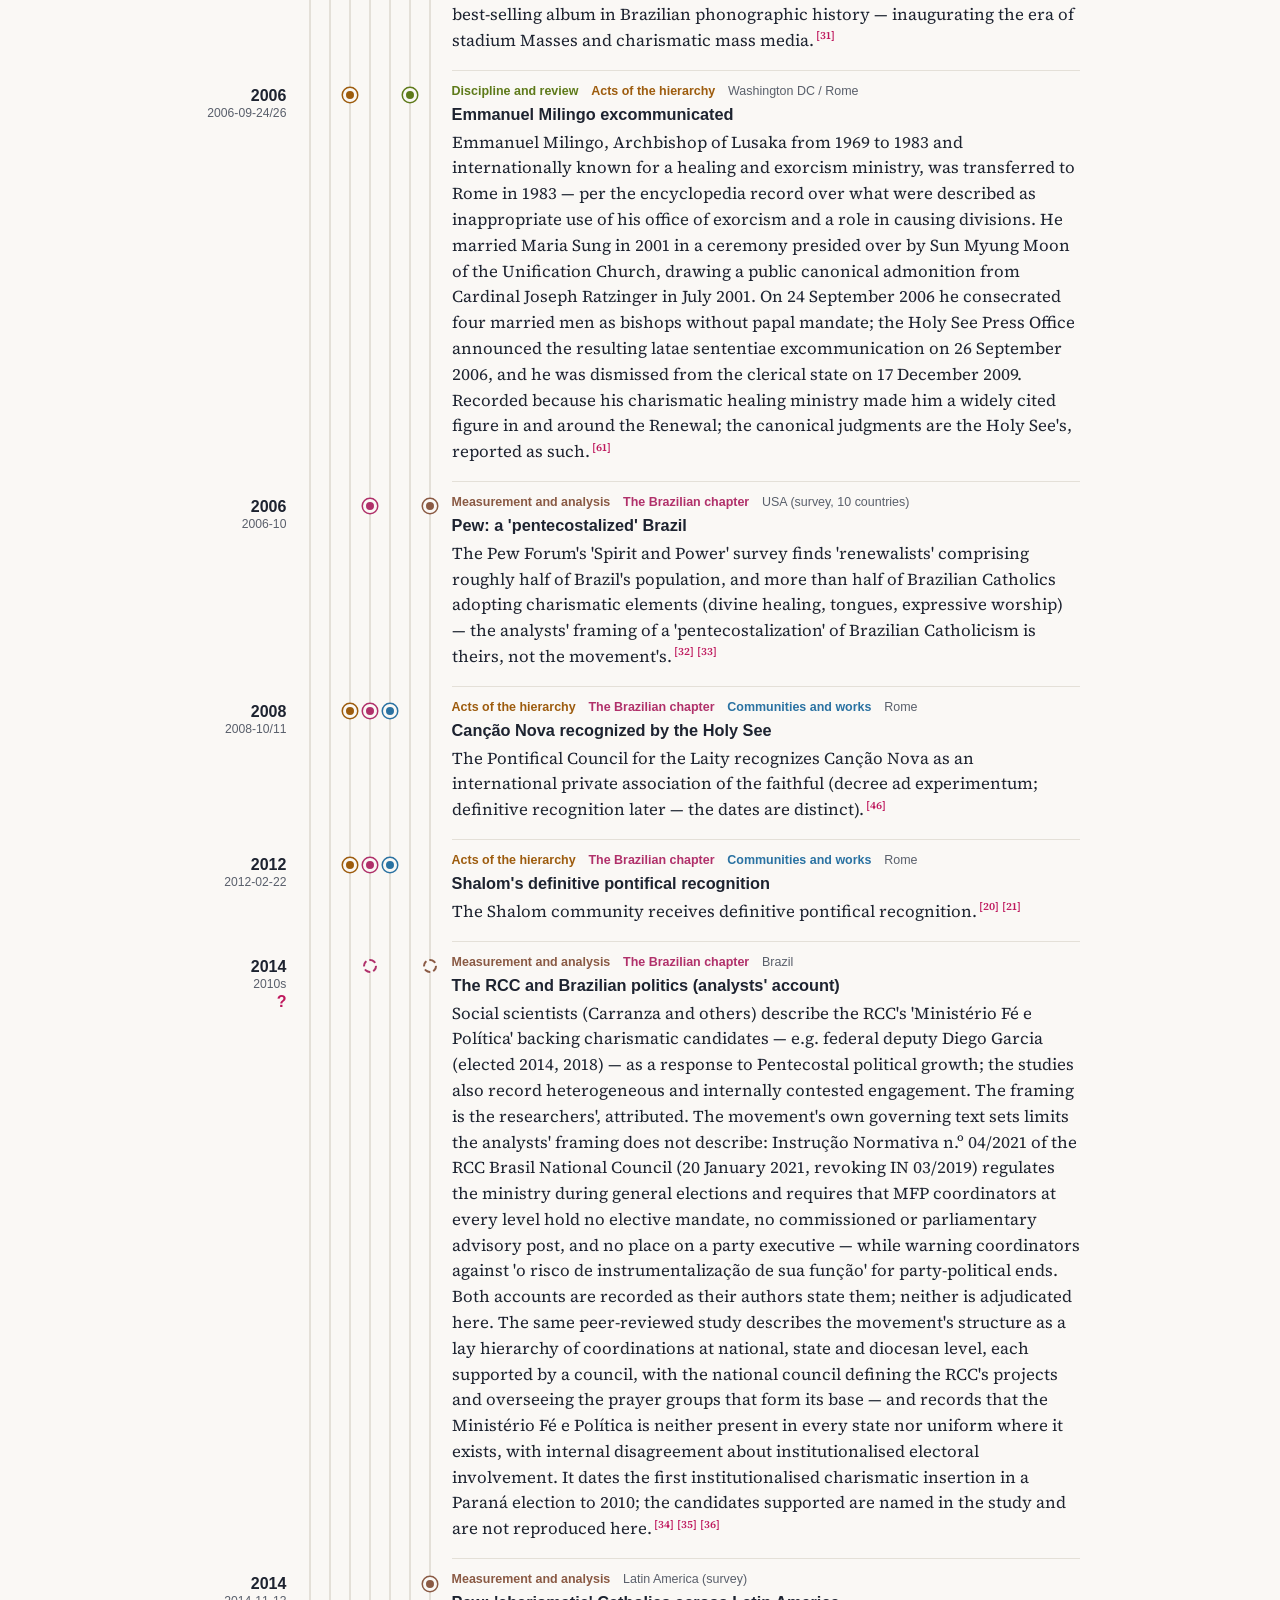
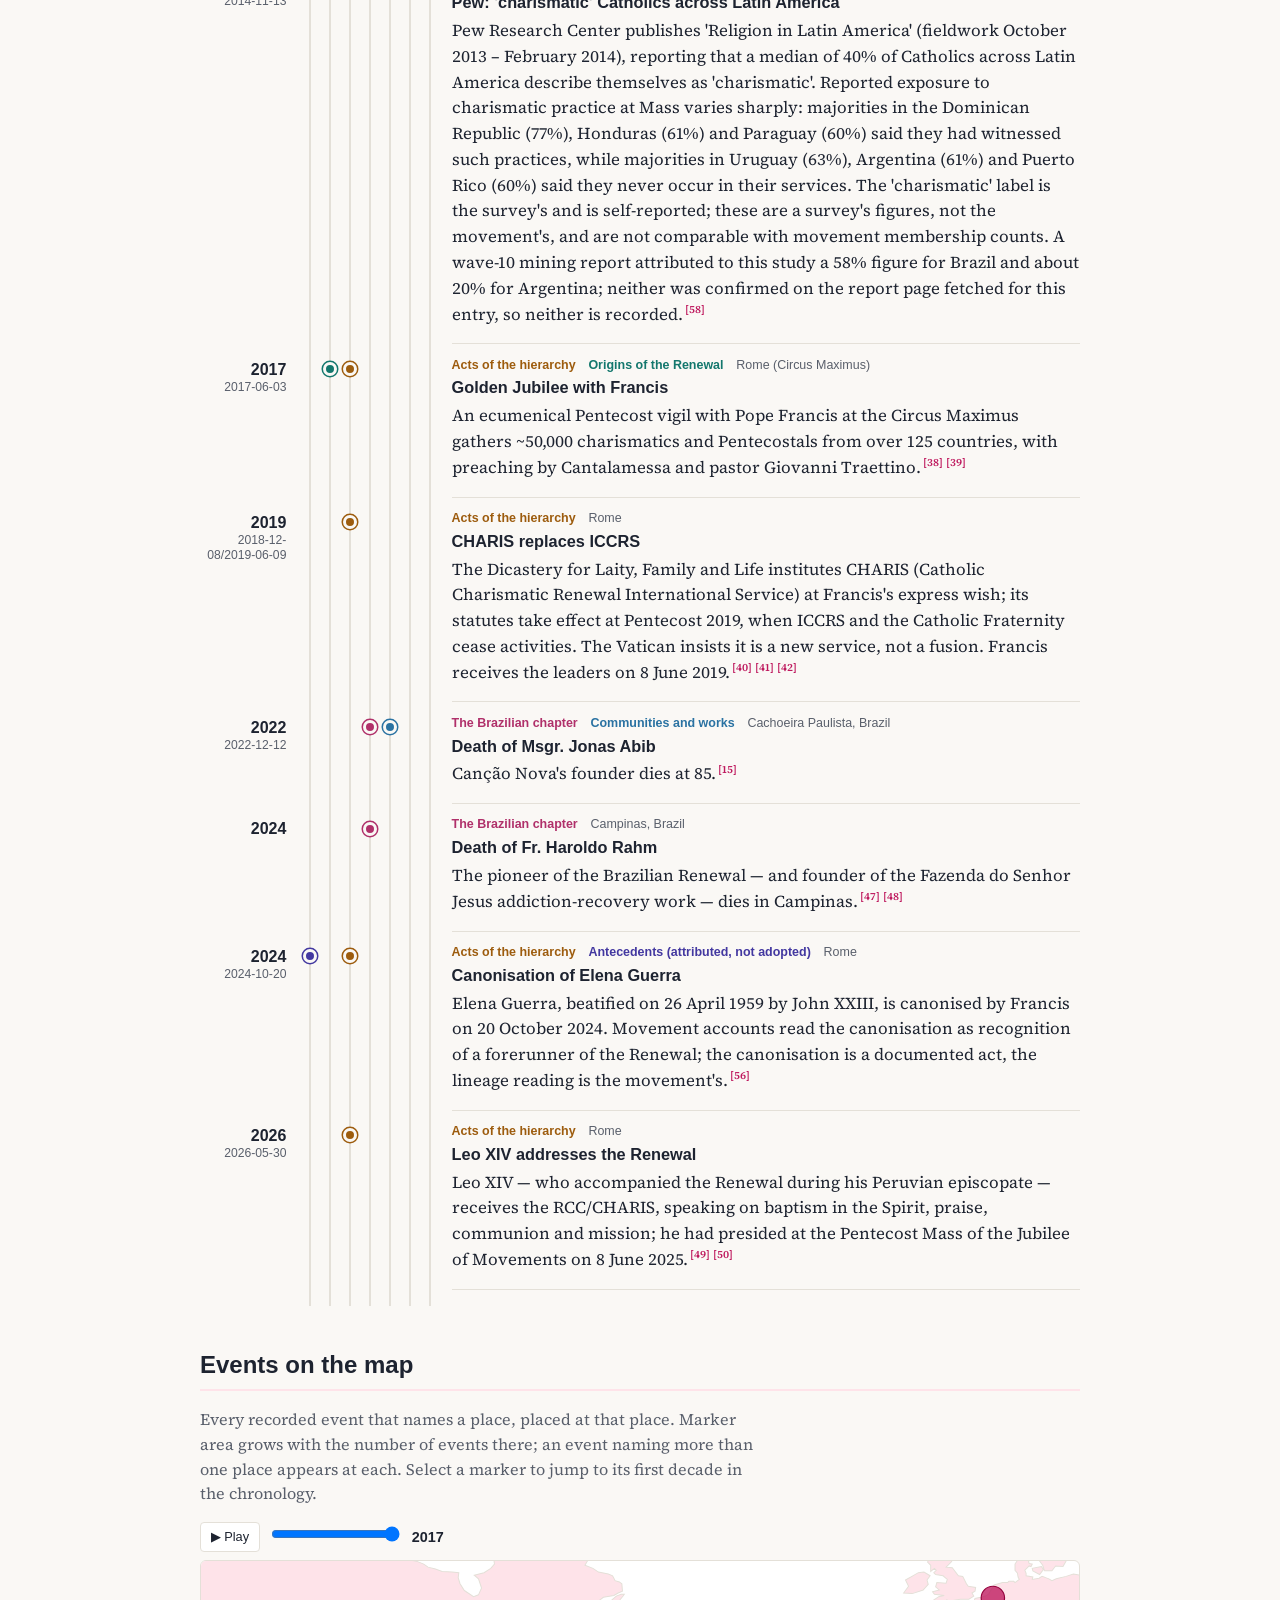
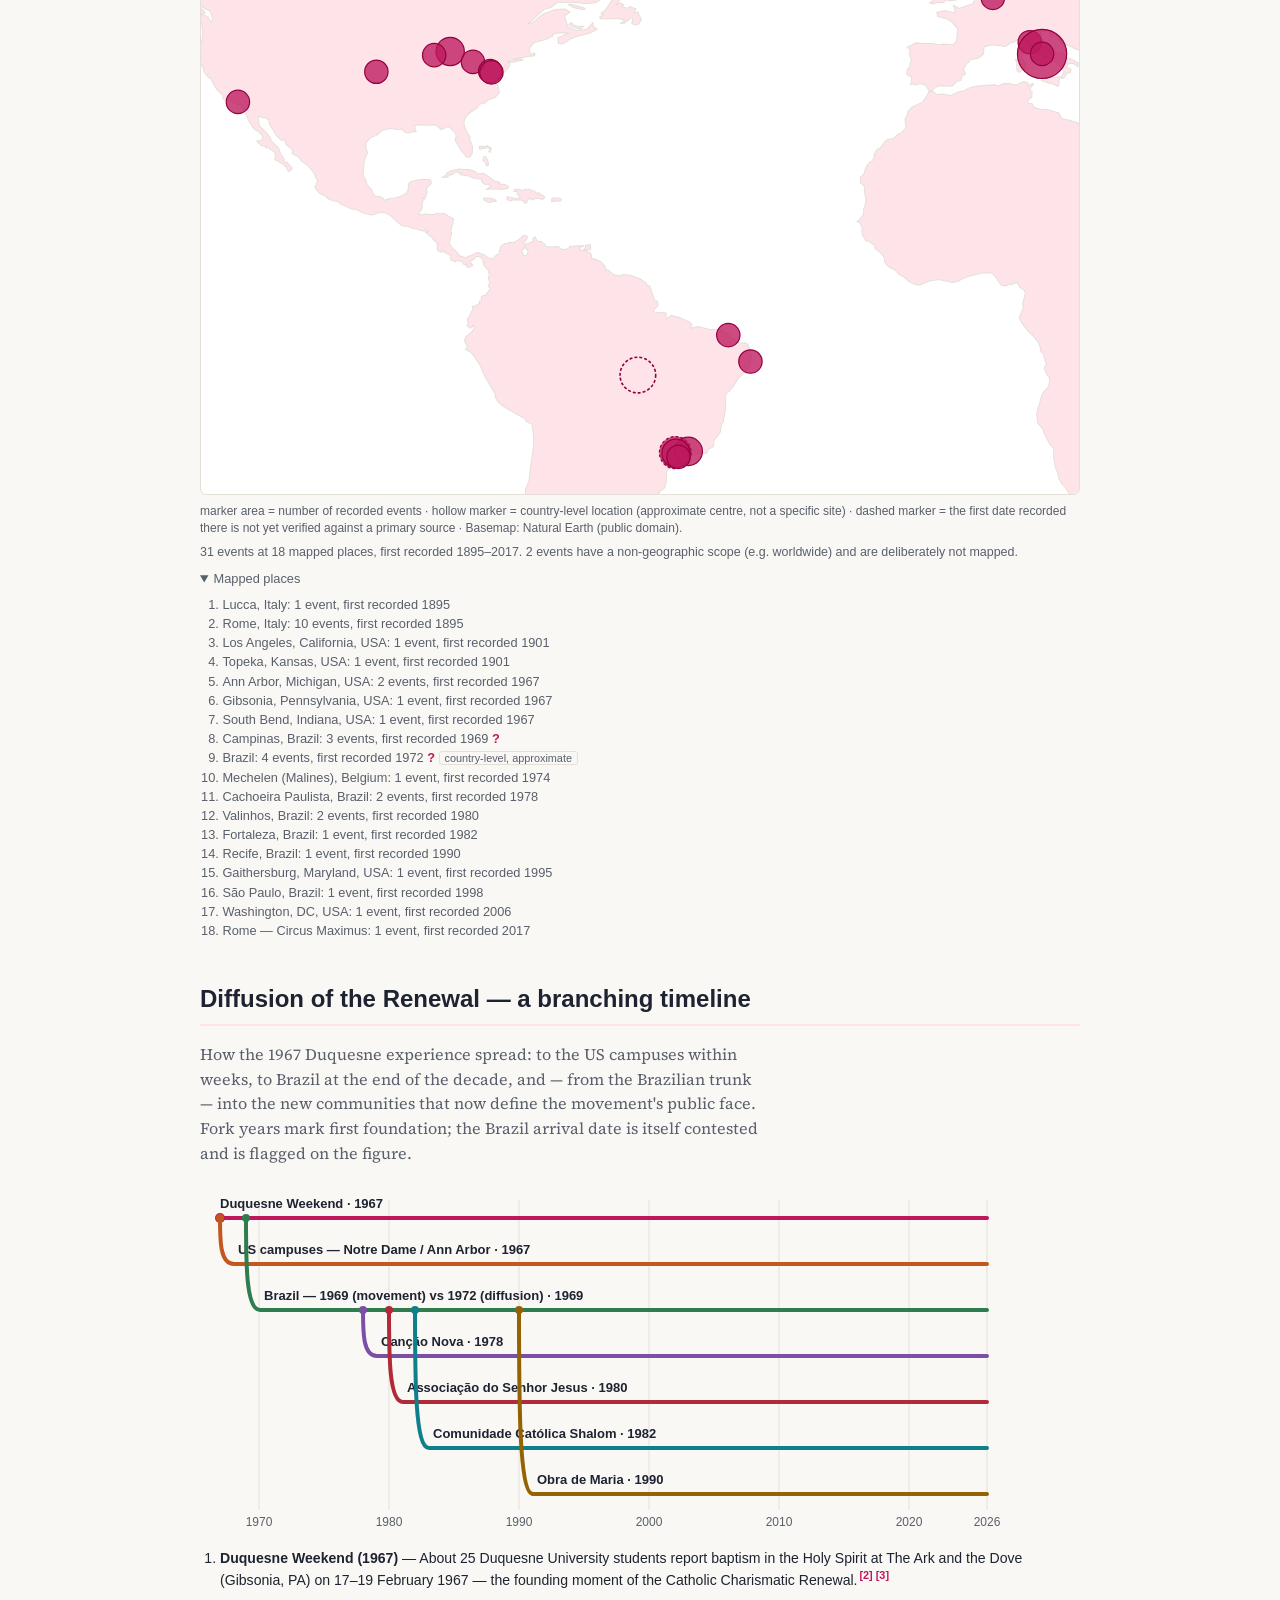
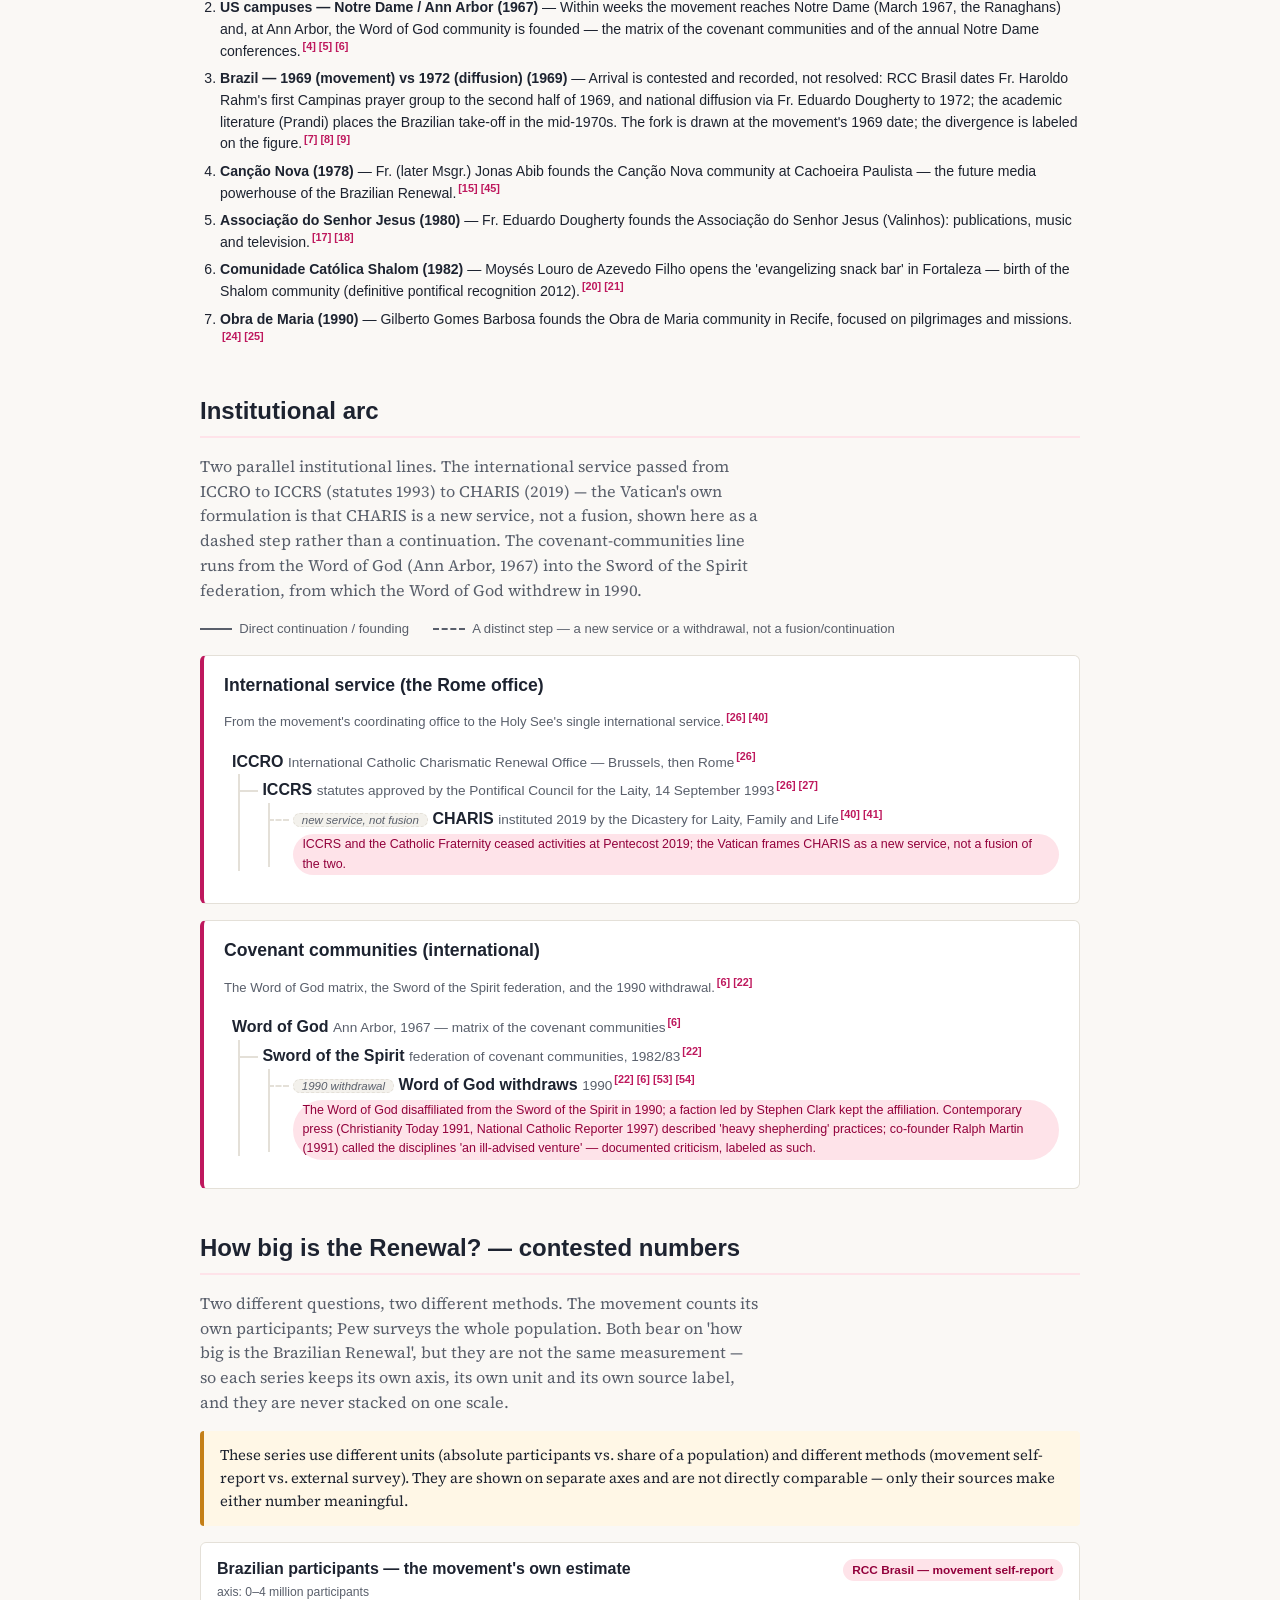
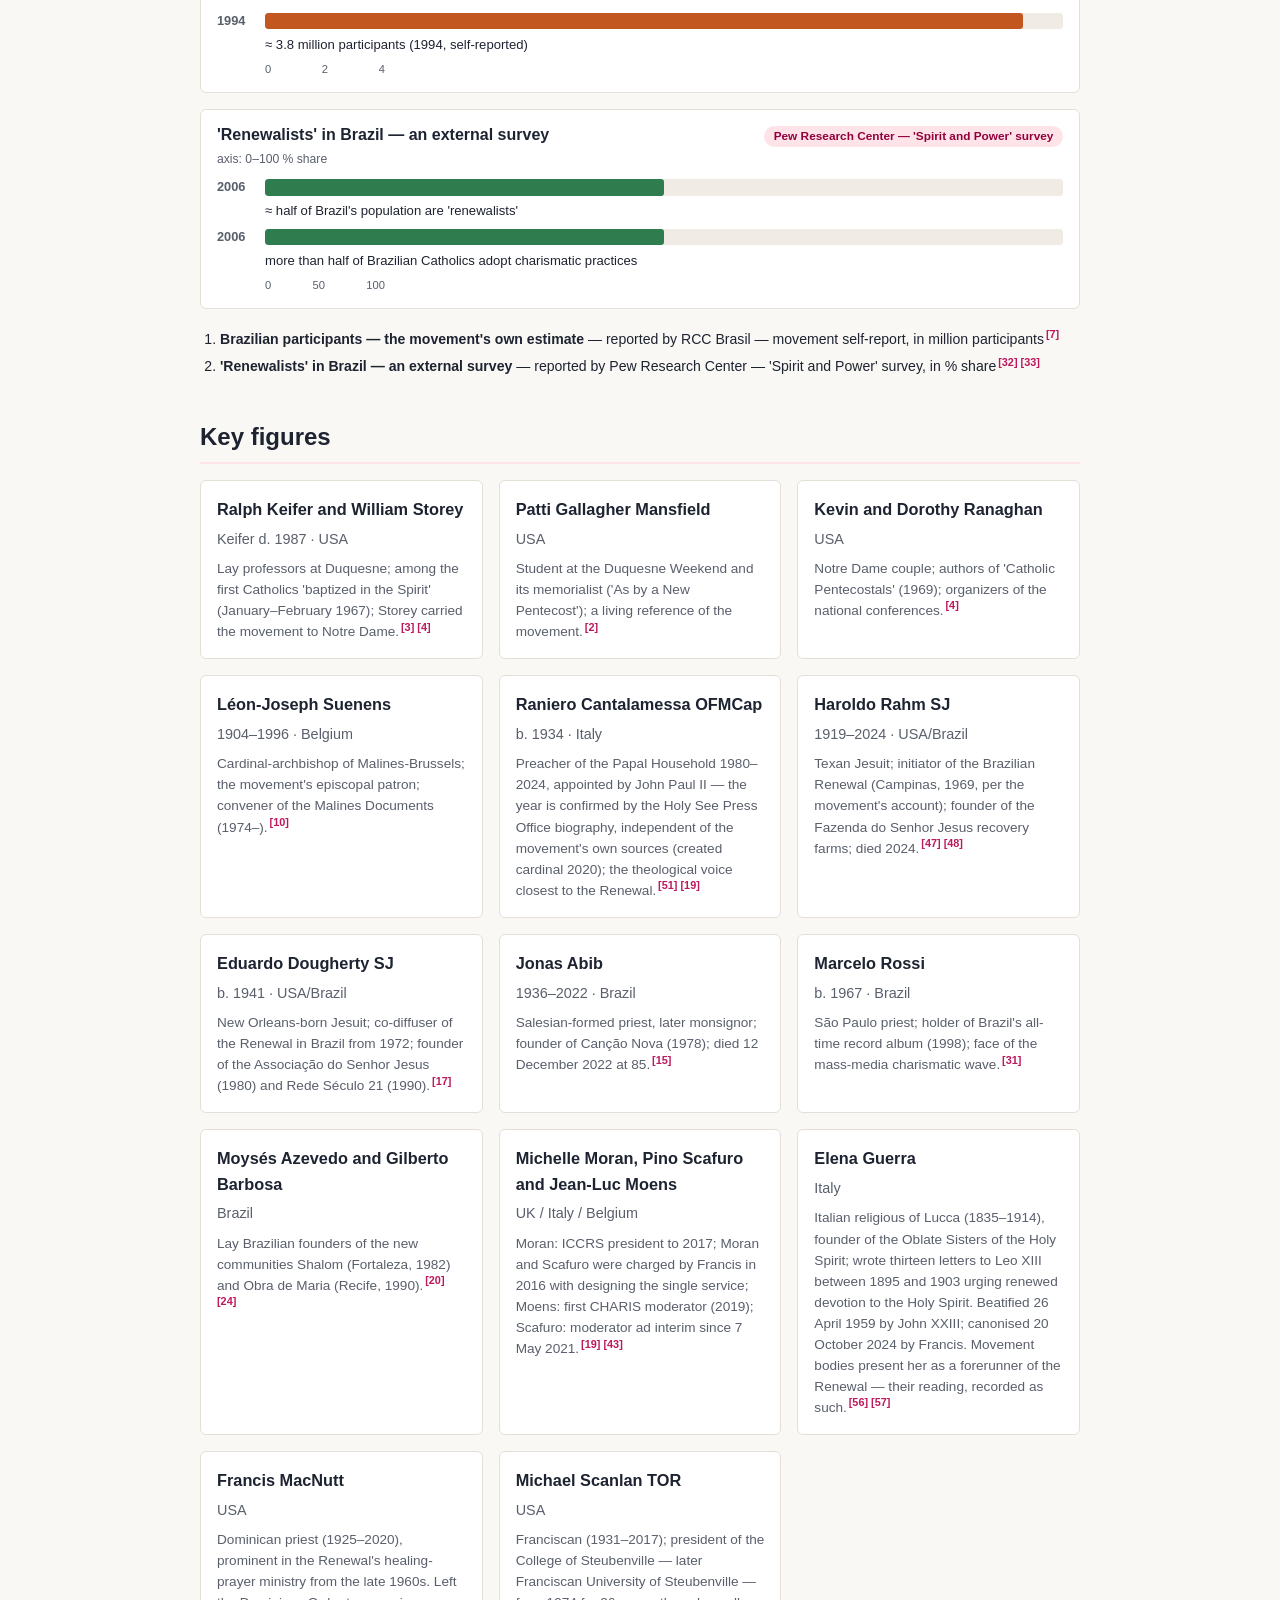
<file: docs/en/index.html>
<!DOCTYPE html>
<html lang="en">
<head>
  <meta charset="utf-8">
  <meta name="viewport" content="width=device-width, initial-scale=1">
  <title>RCC — Cronologia</title>
  <meta name="description" content="An open, source-referenced chronology of the Catholic Charismatic Renewal (Renovação Carismática Católica): the 1967 Duquesne origin, the papal receptions, the arrival and boom in Brazil (Rahm, Dougherty, Canção Nova, Shalom), the Brazilian bishops&#39; 1994 guidelines, and the ICCRS→CHARIS institutional arc.">
  <!-- Google tag (gtag.js) -->
  <script async src="https://www.googletagmanager.com/gtag/js?id=G-R9LV1QZHVE"></script>
  <script>
    window.dataLayer = window.dataLayer || [];
    function gtag(){dataLayer.push(arguments);}
    gtag('js', new Date());
    gtag('config', 'G-R9LV1QZHVE');
  </script>
  <link rel="stylesheet" href="../styles.css">
  <script src="../river.js" defer></script>
  <script src="../cite.js" defer data-label="Reference" data-all="All references"></script>
  <link rel="canonical" href="https://cronologia.github.io/rcc/en/">
  <link rel="alternate" hreflang="en" href="https://cronologia.github.io/rcc/en/">
  <link rel="alternate" hreflang="es" href="https://cronologia.github.io/rcc/es/">
  <link rel="alternate" hreflang="pt" href="https://cronologia.github.io/rcc/pt/">
  <link rel="alternate" hreflang="x-default" href="https://cronologia.github.io/rcc/">
  <meta property="og:type" content="website">
  <meta property="og:site_name" content="RCC — Cronologia">
  <meta property="og:locale" content="en_US">
  <meta property="og:title" content="RCC — Cronologia">
  <meta property="og:description" content="An open, source-referenced chronology of the Catholic Charismatic Renewal (Renovação Carismática Católica): the 1967 Duquesne origin, the papal receptions, the arrival and boom in Brazil (Rahm, Dougherty, Canção Nova, Shalom), the Brazilian bishops&#39; 1994 guidelines, and the ICCRS→CHARIS institutional arc.">
  <meta property="og:url" content="https://cronologia.github.io/rcc/en/">
  <meta name="twitter:card" content="summary">
  <meta name="twitter:title" content="RCC — Cronologia">
  <meta name="twitter:description" content="An open, source-referenced chronology of the Catholic Charismatic Renewal (Renovação Carismática Católica): the 1967 Duquesne origin, the papal receptions, the arrival and boom in Brazil (Rahm, Dougherty, Canção Nova, Shalom), the Brazilian bishops&#39; 1994 guidelines, and the ICCRS→CHARIS institutional arc.">
  <script type="application/ld+json">
  {
    "@context": "https://schema.org",
    "@type": "WebSite",
    "name": "RCC — Cronologia",
    "description": "An open, source-referenced chronology of the Catholic Charismatic Renewal (Renovação Carismática Católica): the 1967 Duquesne origin, the papal receptions, the arrival and boom in Brazil (Rahm, Dougherty, Canção Nova, Shalom), the Brazilian bishops' 1994 guidelines, and the ICCRS→CHARIS institutional arc.",
    "url": "https://cronologia.github.io/rcc/en/",
    "inLanguage": "en"
  }
  </script>
</head>
<body>
  <header class="site-header">
    <div class="wrap">
      <nav class="lang-switch" aria-label="Language"><span class="lang-current" aria-current="true">EN</span><a href="../es/" hreflang="es">ES</a><a href="../pt/" hreflang="pt">PT</a></nav>
      <h1>RCC — Cronologia</h1>
      <p class="subtitle">Chronology of the Catholic Charismatic Renewal — global origins and the Brazilian movement (1967–present)</p>
      <p class="lead">An open, source-referenced chronology of the Catholic Charismatic Renewal (Renovação Carismática Católica): the 1967 Duquesne origin, the papal receptions, the arrival and boom in Brazil (Rahm, Dougherty, Canção Nova, Shalom), the Brazilian bishops&#39; 1994 guidelines, and the ICCRS→CHARIS institutional arc.</p>
      <p class="updated">Last updated: 2026-07-30</p>
      <div class="viz-chips">
        <a href="#places-map">🗺️ Map</a>
        <a href="#branch-timeline">🌱 Diffusion</a>
        <a href="#lineage">🏛️ Institutional arc</a>
        <a href="#numbers-chart">📊 Numbers</a>
      </div>
    </div>
  </header>

  <nav class="site-nav">
    <div class="wrap">
      <a href="#about">About</a>
      <a href="#chronology">Chronology</a>
      <a href="#chronology-spine">Over time</a>
      <a href="#threads">Storylines</a>
      <a href="#places-map">Map</a>
      <a href="#branch-timeline">Diffusion</a>
      <a href="#lineage">Institutional arc</a>
      <a href="#numbers-chart">Numbers</a>
      <a href="#figures">Key figures</a>
      <a href="#organizations">Organizations</a>
      <a href="#disambiguation">Disambiguation</a>
      <a href="#references">References</a>
    </div>
  </nav>

  <main class="wrap">
    <section id="chronology-spine" class="viz">
      <h2>Events over time</h2>
      <p class="section-intro">How the record is distributed across time. Bar height is the number of recorded events in that decade; the hatched part of a bar is events whose date is not yet verified against a primary source. Select a decade to jump to it in the chronology below.</p>
      <figure class="chrono-spine">
        <div class="viz-scroll">
        <ol class="cs-track-list">
          <li class="cs-col"><a href="#decade-1890" title="1890s: 1 event"><span class="cs-count">1</span><span class="cs-track"><span class="cs-bar" style="height:16.7%"></span></span><span class="cs-label">1890s</span><span class="visually-hidden">1890s: 1 event</span></a></li>
          <li class="cs-col"><a href="#decade-1900" title="1900s: 1 event"><span class="cs-count">1</span><span class="cs-track"><span class="cs-bar" style="height:16.7%"></span></span><span class="cs-label">1900s</span><span class="visually-hidden">1900s: 1 event</span></a></li>
          <li class="cs-break"><span class="cs-break-mark" aria-hidden="true">⸺</span><span class="cs-break-label">5 decades with no recorded events (1910–1959)</span></li>
          <li class="cs-col"><a href="#decade-1960" title="1960s: 4 events, 1 with an unverified date"><span class="cs-count">4</span><span class="cs-track"><span class="cs-bar" style="height:66.7%"><span class="cs-unverified" style="height:25.037481259370313%"></span></span></span><span class="cs-label">1960s</span><span class="visually-hidden">1960s: 4 events, 1 with an unverified date</span></a></li>
          <li class="cs-col"><a href="#decade-1970" title="1970s: 5 events, 2 with an unverified date"><span class="cs-count">5</span><span class="cs-track"><span class="cs-bar" style="height:83.3%"><span class="cs-unverified" style="height:39.97599039615846%"></span></span></span><span class="cs-label">1970s</span><span class="visually-hidden">1970s: 5 events, 2 with an unverified date</span></a></li>
          <li class="cs-col"><a href="#decade-1980" title="1980s: 4 events"><span class="cs-count">4</span><span class="cs-track"><span class="cs-bar" style="height:66.7%"></span></span><span class="cs-label">1980s</span><span class="visually-hidden">1980s: 4 events</span></a></li>
          <li class="cs-col"><a href="#decade-1990" title="1990s: 6 events, 1 with an unverified date"><span class="cs-count">6</span><span class="cs-track"><span class="cs-bar" style="height:100%"><span class="cs-unverified" style="height:16.7%"></span></span></span><span class="cs-label">1990s</span><span class="visually-hidden">1990s: 6 events, 1 with an unverified date</span></a></li>
          <li class="cs-col"><a href="#decade-2000" title="2000s: 3 events"><span class="cs-count">3</span><span class="cs-track"><span class="cs-bar" style="height:50%"></span></span><span class="cs-label">2000s</span><span class="visually-hidden">2000s: 3 events</span></a></li>
          <li class="cs-col"><a href="#decade-2010" title="2010s: 5 events, 1 with an unverified date"><span class="cs-count">5</span><span class="cs-track"><span class="cs-bar" style="height:83.3%"><span class="cs-unverified" style="height:20.048019207683073%"></span></span></span><span class="cs-label">2010s</span><span class="visually-hidden">2010s: 5 events, 1 with an unverified date</span></a></li>
          <li class="cs-col"><a href="#decade-2020" title="2020s: 4 events"><span class="cs-count">4</span><span class="cs-track"><span class="cs-bar" style="height:66.7%"></span></span><span class="cs-label">2020s</span><span class="visually-hidden">2020s: 4 events</span></a></li>
        </ol>
        </div>
        <figcaption>33 events, 1895–2026 · 5 with a date not yet verified against a primary source. Gaps are shown as explicit breaks, never compressed away.</figcaption>
      </figure>
    </section>

    <section id="threads" class="viz">
      <h2>Parallel storylines</h2>
      <p class="section-intro">The chronology read as parallel storylines: one row per lane, one column per decade, each cell the number of that lane’s events in that decade. An event that belongs to several storylines is counted in each, so the rows sum to more than the number of events. Select a number to jump to that decade in the chronology.</p>
      <p class="notice notice-attribution">These lanes are an editorial reading of this chronology, not a neutral index. They group events by the KIND of act — the movement&#39;s origins, acts of the hierarchy, the Brazilian chapter, communities and works, discipline and review, and outside measurement — and deliberately NOT along confessional lines: no lane divides Catholic from Protestant/Pentecostal, because that boundary is contested in the sources and lanes drawn on it would make it look settled. The two pre-1960s events sit in a lane whose own label carries the attribution, because reading them as forerunners is a claim this dataset records rather than adopts. Events belong to several lanes where they belong to several storylines. Each lane states what grounds it; what was considered and left out, and why, is recorded on issue #26.</p>
      <figure class="swimlanes">
        <div class="viz-scroll">
        <table class="sw-grid">
          <thead>
            <tr><th scope="col">Storyline</th><th scope="col">1890s</th><th scope="col">1900s</th><th scope="col" class="sw-break" title="5 decades with no recorded events (1910–1959)"><span aria-hidden="true">⸺</span><span class="visually-hidden">5 decades with no recorded events (1910–1959)</span></th><th scope="col">1960s</th><th scope="col">1970s</th><th scope="col">1980s</th><th scope="col">1990s</th><th scope="col">2000s</th><th scope="col">2010s</th><th scope="col">2020s</th><th scope="col" class="sw-total">Events</th></tr>
          </thead>
          <tbody>
          <tr>
            <th scope="row">Antecedents (attributed, not adopted)</th>
            <td class="sw-cell sw-i1"><a href="#decade-1890" title="Antecedents (attributed, not adopted), 1890s: 1 event">1<span class="visually-hidden">Antecedents (attributed, not adopted), 1890s: 1 event</span></a></td><td class="sw-cell sw-i1"><a href="#decade-1900" title="Antecedents (attributed, not adopted), 1900s: 1 event">1<span class="visually-hidden">Antecedents (attributed, not adopted), 1900s: 1 event</span></a></td><td class="sw-break"></td><td class="sw-cell sw-zero"><span class="visually-hidden">Antecedents (attributed, not adopted), 1960s: no recorded events</span></td><td class="sw-cell sw-zero"><span class="visually-hidden">Antecedents (attributed, not adopted), 1970s: no recorded events</span></td><td class="sw-cell sw-zero"><span class="visually-hidden">Antecedents (attributed, not adopted), 1980s: no recorded events</span></td><td class="sw-cell sw-zero"><span class="visually-hidden">Antecedents (attributed, not adopted), 1990s: no recorded events</span></td><td class="sw-cell sw-zero"><span class="visually-hidden">Antecedents (attributed, not adopted), 2000s: no recorded events</span></td><td class="sw-cell sw-zero"><span class="visually-hidden">Antecedents (attributed, not adopted), 2010s: no recorded events</span></td><td class="sw-cell sw-i1"><a href="#decade-2020" title="Antecedents (attributed, not adopted), 2020s: 1 event">1<span class="visually-hidden">Antecedents (attributed, not adopted), 2020s: 1 event</span></a></td>
            <td class="sw-total">3</td>
          </tr>
          <tr>
            <th scope="row">Origins of the Renewal</th>
            <td class="sw-cell sw-zero"><span class="visually-hidden">Origins of the Renewal, 1890s: no recorded events</span></td><td class="sw-cell sw-zero"><span class="visually-hidden">Origins of the Renewal, 1900s: no recorded events</span></td><td class="sw-break"></td><td class="sw-cell sw-i3"><a href="#decade-1960" title="Origins of the Renewal, 1960s: 3 events">3<span class="visually-hidden">Origins of the Renewal, 1960s: 3 events</span></a></td><td class="sw-cell sw-i1"><a href="#decade-1970" title="Origins of the Renewal, 1970s: 1 event">1<span class="visually-hidden">Origins of the Renewal, 1970s: 1 event</span></a></td><td class="sw-cell sw-zero"><span class="visually-hidden">Origins of the Renewal, 1980s: no recorded events</span></td><td class="sw-cell sw-zero"><span class="visually-hidden">Origins of the Renewal, 1990s: no recorded events</span></td><td class="sw-cell sw-zero"><span class="visually-hidden">Origins of the Renewal, 2000s: no recorded events</span></td><td class="sw-cell sw-i1"><a href="#decade-2010" title="Origins of the Renewal, 2010s: 1 event">1<span class="visually-hidden">Origins of the Renewal, 2010s: 1 event</span></a></td><td class="sw-cell sw-zero"><span class="visually-hidden">Origins of the Renewal, 2020s: no recorded events</span></td>
            <td class="sw-total">5</td>
          </tr>
          <tr>
            <th scope="row">Acts of the hierarchy</th>
            <td class="sw-cell sw-zero"><span class="visually-hidden">Acts of the hierarchy, 1890s: no recorded events</span></td><td class="sw-cell sw-zero"><span class="visually-hidden">Acts of the hierarchy, 1900s: no recorded events</span></td><td class="sw-break"></td><td class="sw-cell sw-zero"><span class="visually-hidden">Acts of the hierarchy, 1960s: no recorded events</span></td><td class="sw-cell sw-i1"><a href="#decade-1970" title="Acts of the hierarchy, 1970s: 1 event">1<span class="visually-hidden">Acts of the hierarchy, 1970s: 1 event</span></a></td><td class="sw-cell sw-i2"><a href="#decade-1980" title="Acts of the hierarchy, 1980s: 2 events">2<span class="visually-hidden">Acts of the hierarchy, 1980s: 2 events</span></a></td><td class="sw-cell sw-i3"><a href="#decade-1990" title="Acts of the hierarchy, 1990s: 3 events">3<span class="visually-hidden">Acts of the hierarchy, 1990s: 3 events</span></a></td><td class="sw-cell sw-i2"><a href="#decade-2000" title="Acts of the hierarchy, 2000s: 2 events">2<span class="visually-hidden">Acts of the hierarchy, 2000s: 2 events</span></a></td><td class="sw-cell sw-i3"><a href="#decade-2010" title="Acts of the hierarchy, 2010s: 3 events">3<span class="visually-hidden">Acts of the hierarchy, 2010s: 3 events</span></a></td><td class="sw-cell sw-i2"><a href="#decade-2020" title="Acts of the hierarchy, 2020s: 2 events">2<span class="visually-hidden">Acts of the hierarchy, 2020s: 2 events</span></a></td>
            <td class="sw-total">13</td>
          </tr>
          <tr>
            <th scope="row">The Brazilian chapter</th>
            <td class="sw-cell sw-zero"><span class="visually-hidden">The Brazilian chapter, 1890s: no recorded events</span></td><td class="sw-cell sw-zero"><span class="visually-hidden">The Brazilian chapter, 1900s: no recorded events</span></td><td class="sw-break"></td><td class="sw-cell sw-i1 sw-has-unverified"><a href="#decade-1960" title="The Brazilian chapter, 1960s: 1 event, 1 with a date not yet verified against a primary source">1<span class="sw-flag" aria-hidden="true">?</span><span class="visually-hidden">The Brazilian chapter, 1960s: 1 event, 1 with a date not yet verified against a primary source</span></a></td><td class="sw-cell sw-i3 sw-has-unverified"><a href="#decade-1970" title="The Brazilian chapter, 1970s: 3 events, 2 with a date not yet verified against a primary source">3<span class="sw-flag" aria-hidden="true">?</span><span class="visually-hidden">The Brazilian chapter, 1970s: 3 events, 2 with a date not yet verified against a primary source</span></a></td><td class="sw-cell sw-i2"><a href="#decade-1980" title="The Brazilian chapter, 1980s: 2 events">2<span class="visually-hidden">The Brazilian chapter, 1980s: 2 events</span></a></td><td class="sw-cell sw-i4 sw-has-unverified"><a href="#decade-1990" title="The Brazilian chapter, 1990s: 4 events, 1 with a date not yet verified against a primary source">4<span class="sw-flag" aria-hidden="true">?</span><span class="visually-hidden">The Brazilian chapter, 1990s: 4 events, 1 with a date not yet verified against a primary source</span></a></td><td class="sw-cell sw-i2"><a href="#decade-2000" title="The Brazilian chapter, 2000s: 2 events">2<span class="visually-hidden">The Brazilian chapter, 2000s: 2 events</span></a></td><td class="sw-cell sw-i2 sw-has-unverified"><a href="#decade-2010" title="The Brazilian chapter, 2010s: 2 events, 1 with a date not yet verified against a primary source">2<span class="sw-flag" aria-hidden="true">?</span><span class="visually-hidden">The Brazilian chapter, 2010s: 2 events, 1 with a date not yet verified against a primary source</span></a></td><td class="sw-cell sw-i2"><a href="#decade-2020" title="The Brazilian chapter, 2020s: 2 events">2<span class="visually-hidden">The Brazilian chapter, 2020s: 2 events</span></a></td>
            <td class="sw-total">16</td>
          </tr>
          <tr>
            <th scope="row">Communities and works</th>
            <td class="sw-cell sw-zero"><span class="visually-hidden">Communities and works, 1890s: no recorded events</span></td><td class="sw-cell sw-zero"><span class="visually-hidden">Communities and works, 1900s: no recorded events</span></td><td class="sw-break"></td><td class="sw-cell sw-i1"><a href="#decade-1960" title="Communities and works, 1960s: 1 event">1<span class="visually-hidden">Communities and works, 1960s: 1 event</span></a></td><td class="sw-cell sw-i1"><a href="#decade-1970" title="Communities and works, 1970s: 1 event">1<span class="visually-hidden">Communities and works, 1970s: 1 event</span></a></td><td class="sw-cell sw-i3"><a href="#decade-1980" title="Communities and works, 1980s: 3 events">3<span class="visually-hidden">Communities and works, 1980s: 3 events</span></a></td><td class="sw-cell sw-i2"><a href="#decade-1990" title="Communities and works, 1990s: 2 events">2<span class="visually-hidden">Communities and works, 1990s: 2 events</span></a></td><td class="sw-cell sw-i1"><a href="#decade-2000" title="Communities and works, 2000s: 1 event">1<span class="visually-hidden">Communities and works, 2000s: 1 event</span></a></td><td class="sw-cell sw-i1"><a href="#decade-2010" title="Communities and works, 2010s: 1 event">1<span class="visually-hidden">Communities and works, 2010s: 1 event</span></a></td><td class="sw-cell sw-i1"><a href="#decade-2020" title="Communities and works, 2020s: 1 event">1<span class="visually-hidden">Communities and works, 2020s: 1 event</span></a></td>
            <td class="sw-total">10</td>
          </tr>
          <tr>
            <th scope="row">Discipline and review</th>
            <td class="sw-cell sw-zero"><span class="visually-hidden">Discipline and review, 1890s: no recorded events</span></td><td class="sw-cell sw-zero"><span class="visually-hidden">Discipline and review, 1900s: no recorded events</span></td><td class="sw-break"></td><td class="sw-cell sw-zero"><span class="visually-hidden">Discipline and review, 1960s: no recorded events</span></td><td class="sw-cell sw-zero"><span class="visually-hidden">Discipline and review, 1970s: no recorded events</span></td><td class="sw-cell sw-zero"><span class="visually-hidden">Discipline and review, 1980s: no recorded events</span></td><td class="sw-cell sw-i1"><a href="#decade-1990" title="Discipline and review, 1990s: 1 event">1<span class="visually-hidden">Discipline and review, 1990s: 1 event</span></a></td><td class="sw-cell sw-i1"><a href="#decade-2000" title="Discipline and review, 2000s: 1 event">1<span class="visually-hidden">Discipline and review, 2000s: 1 event</span></a></td><td class="sw-cell sw-zero"><span class="visually-hidden">Discipline and review, 2010s: no recorded events</span></td><td class="sw-cell sw-zero"><span class="visually-hidden">Discipline and review, 2020s: no recorded events</span></td>
            <td class="sw-total">2</td>
          </tr>
          <tr>
            <th scope="row">Measurement and analysis</th>
            <td class="sw-cell sw-zero"><span class="visually-hidden">Measurement and analysis, 1890s: no recorded events</span></td><td class="sw-cell sw-zero"><span class="visually-hidden">Measurement and analysis, 1900s: no recorded events</span></td><td class="sw-break"></td><td class="sw-cell sw-zero"><span class="visually-hidden">Measurement and analysis, 1960s: no recorded events</span></td><td class="sw-cell sw-zero"><span class="visually-hidden">Measurement and analysis, 1970s: no recorded events</span></td><td class="sw-cell sw-zero"><span class="visually-hidden">Measurement and analysis, 1980s: no recorded events</span></td><td class="sw-cell sw-i1 sw-has-unverified"><a href="#decade-1990" title="Measurement and analysis, 1990s: 1 event, 1 with a date not yet verified against a primary source">1<span class="sw-flag" aria-hidden="true">?</span><span class="visually-hidden">Measurement and analysis, 1990s: 1 event, 1 with a date not yet verified against a primary source</span></a></td><td class="sw-cell sw-i1"><a href="#decade-2000" title="Measurement and analysis, 2000s: 1 event">1<span class="visually-hidden">Measurement and analysis, 2000s: 1 event</span></a></td><td class="sw-cell sw-i2 sw-has-unverified"><a href="#decade-2010" title="Measurement and analysis, 2010s: 2 events, 1 with a date not yet verified against a primary source">2<span class="sw-flag" aria-hidden="true">?</span><span class="visually-hidden">Measurement and analysis, 2010s: 2 events, 1 with a date not yet verified against a primary source</span></a></td><td class="sw-cell sw-zero"><span class="visually-hidden">Measurement and analysis, 2020s: no recorded events</span></td>
            <td class="sw-total">4</td>
          </tr>
          </tbody>
        </table>
        </div>
        <figcaption>33 events across 7 lanes, 1895–2026 · 53 lane assignments, because an event may belong to more than one storyline. Gaps are shown as explicit breaks, never compressed away.</figcaption>
      </figure>
      <details class="sw-bases" open>
        <summary>What each lane is grounded in</summary>
        <ol class="branch-notes">
            <li><strong>Antecedents (attributed, not adopted)</strong> — The two events that precede the ~60-year gap in this chronology. Movement accounts read Elena Guerra as a forerunner of the Renewal, and the dataset records the Topeka/Azusa Street revivals as &#39;context for, not part of&#39; the Catholic movement. This lane holds them so they are visible rather than absent, and its LABEL carries the attribution so the lane cannot be read as the dataset asserting a genealogy. A lane called simply &#39;precursors&#39; would assert exactly that.<sup class="cite"><a href="#ref-57" title="Reference 57">[57]</a> <a href="#ref-1" title="Reference 1">[1]</a></sup></li>
            <li><strong>Origins of the Renewal</strong> — The movement&#39;s own periodization: it dates itself from the February 1967 Duquesne weekend and celebrated a Golden Jubilee on that basis with Francis in 2017. This lane follows that self-dating — one of the two bases issue #26 asked to be chosen between — and so covers the 1967 foundations and the early theological consolidation, not the hierarchy&#39;s later acts, which have their own lane.<sup class="cite"><a href="#ref-38" title="Reference 38">[38]</a></sup></li>
            <li><strong>Acts of the hierarchy</strong> — Acts by which the hierarchy positioned itself toward the movement: papal addresses, dicastery recognitions of statutes and communities, a canonisation, a penalty — and the Brazilian bishops&#39; own Document 53. Deliberately NOT called &#39;Rome&#39;, because the CNBB is an episcopal conference and not the Holy See, and collapsing the two would misdescribe the document that most shaped the movement&#39;s standing in Brazil.<sup class="cite"><a href="#ref-12" title="Reference 12">[12]</a> <a href="#ref-28" title="Reference 28">[28]</a></sup></li>
            <li><strong>The Brazilian chapter</strong> — This repo&#39;s declared second subject — its subtitle names &#39;global origins AND the Brazilian movement&#39;. Stated plainly: this is a CHAPTER lane, not an act-kind lane like the others, so it deliberately cross-cuts them; the alternative was to let the repo&#39;s own second subject have no lane at all. It is not a geographic index — the place data and the map serve that.</li>
            <li><strong>Communities and works</strong> — Foundations and institutional works — the covenant communities and their federation, the Brazilian communities, and the media works that grew out of them. Grouped as foundations, without ranking them or implying that the international and Brazilian bodies stand in a parent-child relation the sources do not assert.</li>
            <li><strong>Discipline and review</strong> — Episcopal review of a community and a canonical penalty against a prelate associated with the movement. Kept as its own lane on issue #26&#39;s reasoning: folding these into &#39;communities and works&#39; would soften them, and having no lane for them would hide them. Small by design — two events.</li>
            <li><strong>Measurement and analysis</strong> — Attributed observations ABOUT the movement rather than acts OF it: survey instruments and social-scientific analysis, plus the movement&#39;s own self-reported participant figure. The lane keeps the two vocabularies adjacent but distinct, exactly as the numbers chart does — a self-report and a population share are not the same measurement and the dataset never merges them.<sup class="cite"><a href="#ref-32" title="Reference 32">[32]</a> <a href="#ref-58" title="Reference 58">[58]</a></sup></li>
        </ol>
      </details>
    </section>

    <section id="about">
      <h2>About</h2>
      <p class="notice">Work-in-progress dataset compiled from public sources. Movement sources (RCC Brasil, Canção Nova, CHARIS, ICCRS) are labeled as such in the references; membership numbers are the movement&#39;s own and are attributed, never asserted; the 1969-vs-1972 Brazil-arrival divergence is recorded, not resolved; sociological characterizations (&#39;pentecostalization&#39;, competition with CEBs) are attributed to their authors. Corrections against primary sources are welcome.</p>
      <dl class="facts">
        <dt>What it is</dt>
        <dd>A movement of &#39;baptism in the Holy Spirit&#39; spirituality inside the Catholic Church — prayer groups, charisms, expressive worship — born among US university students in 1967 and today present worldwide, with Brazil among its largest national expressions.<sup class="cite"><a href="#ref-1" title="Reference 1">[1]</a> <a href="#ref-7" title="Reference 7">[7]</a></sup></dd>
        <dt>Founding moment</dt>
        <dd>The &#39;Duquesne Weekend&#39;, 17–19 February 1967: a retreat of Duquesne University students at The Ark and the Dove (Gibsonia, Pennsylvania) with reported experiences of baptism in the Spirit.<sup class="cite"><a href="#ref-2" title="Reference 2">[2]</a> <a href="#ref-3" title="Reference 3">[3]</a></sup></dd>
        <dt>Arrival in Brazil</dt>
        <dd>1969 per the movement&#39;s own account (Fr. Haroldo Rahm&#39;s prayer courses in Campinas), with national diffusion from 1972 via Fr. Eduardo Dougherty — an academic source (Prandi) writes &#39;mid-1970s&#39;, while another (Souza 2008, citing Prandi and Carranza) writes &#39;between 1969 and 1970&#39;; the divergence is recorded. <span class="flag" title="Not yet verified against a primary source">?</span><sup class="cite"><a href="#ref-7" title="Reference 7">[7]</a> <a href="#ref-9" title="Reference 9">[9]</a> <a href="#ref-64" title="Reference 64">[64]</a></sup></dd>
        <dt>Papal reception</dt>
        <dd>Paul VI addressed the movement&#39;s Rome congress in 1975 (&#39;a chance for the Church and for the world&#39;); John Paul II received its leaders repeatedly from 1981; Francis created the single service CHARIS in 2019; Leo XIV addressed the Renewal on 30 May 2026.<sup class="cite"><a href="#ref-12" title="Reference 12">[12]</a> <a href="#ref-14" title="Reference 14">[14]</a> <a href="#ref-40" title="Reference 40">[40]</a> <a href="#ref-49" title="Reference 49">[49]</a></sup></dd>
        <dt>Brazilian scale</dt>
        <dd>The movement itself claimed ~3.8 million Brazilian participants in 1994 and tens of thousands of prayer groups today (self-reported, attributed); Pew&#39;s 2006 survey found more than half of Brazilian Catholics adopting charismatic practices.<sup class="cite"><a href="#ref-7" title="Reference 7">[7]</a> <a href="#ref-32" title="Reference 32">[32]</a></sup></dd>
        <dt>International service</dt>
        <dd>ICCRO/ICCRS (statutes approved 1993) served as the Rome office until 2019, when CHARIS — instituted by the Dicastery for Laity, Family and Life at Francis&#39;s express wish — replaced it; the Vatican frames CHARIS as a new service, not a fusion.<sup class="cite"><a href="#ref-26" title="Reference 26">[26]</a> <a href="#ref-40" title="Reference 40">[40]</a></sup></dd>
      </dl>
    </section>

    <section id="chronology" class="river rv-lanes">
      <h2>Chronology</h2>
      <p class="section-intro">Key events in chronological order. A <span class="flag">?</span> flag marks
      dates not yet verified against a primary source.</p>
      <div class="rv-bar">
        <div class="rv-controls" role="group" aria-label="Filter the chronology" hidden>
          <label class="rv-chip rv-l0"><input type="checkbox" data-lane="antecedents" checked><span class="rv-sw"></span>Antecedents (attributed, not adopted)</label>
          <label class="rv-chip rv-l1"><input type="checkbox" data-lane="origins" checked><span class="rv-sw"></span>Origins of the Renewal</label>
          <label class="rv-chip rv-l2"><input type="checkbox" data-lane="hierarchy" checked><span class="rv-sw"></span>Acts of the hierarchy</label>
          <label class="rv-chip rv-l3"><input type="checkbox" data-lane="brazil" checked><span class="rv-sw"></span>The Brazilian chapter</label>
          <label class="rv-chip rv-l4"><input type="checkbox" data-lane="communities" checked><span class="rv-sw"></span>Communities and works</label>
          <label class="rv-chip rv-l5"><input type="checkbox" data-lane="discipline" checked><span class="rv-sw"></span>Discipline and review</label>
          <label class="rv-chip rv-l6"><input type="checkbox" data-lane="measurement" checked><span class="rv-sw"></span>Measurement and analysis</label>
          <label class="rv-chip rv-firm"><input type="checkbox" data-firm><span class="rv-sw"></span>Firm dates only</label>
          <label class="rv-find">Find <input type="search" autocomplete="off"></label>
          <p class="rv-status" aria-live="polite" data-all="all {n} events" data-some="{n} of {total} events shown" data-reading="Reading"></p>
        </div>
        <svg class="rv-ribbon" viewBox="-4 0 1008 95" preserveAspectRatio="xMinYMid meet" role="img" aria-label="Overview of all 33 events in 7 storylines; long gaps in the record are drawn as breaks">
          <rect class="rv-row" x="0" y="2" width="1000" height="9"/><rect class="rv-row" x="0" y="13" width="1000" height="9"/><rect class="rv-row" x="0" y="24" width="1000" height="9"/><rect class="rv-row" x="0" y="35" width="1000" height="9"/><rect class="rv-row" x="0" y="46" width="1000" height="9"/><rect class="rv-row" x="0" y="57" width="1000" height="9"/><rect class="rv-row" x="0" y="68" width="1000" height="9"/><rect class="rv-brk" x="224.7" y="2" width="4" height="75"><title>5 decades with no recorded events (1910–1959)</title></rect>
          <line class="rv-tick rv-l0" data-i="0" x1="60.1" x2="60.1" y1="3.5" y2="9.5"/><line class="rv-tick rv-l0" data-i="1" x1="125.7" x2="125.7" y1="3.5" y2="9.5"/><line class="rv-tick rv-l1" data-i="2" x1="316.7" x2="316.7" y1="14.5" y2="20.5"/><line class="rv-tick rv-l4" data-i="2" x1="316.7" x2="316.7" y1="47.5" y2="53.5"/><line class="rv-tick rv-l1" data-i="3" x1="316.7" x2="316.7" y1="14.5" y2="20.5"/><line class="rv-tick rv-l1" data-i="4" x1="316.7" x2="316.7" y1="14.5" y2="20.5"/><line class="rv-tick rv-l3 rv-u" data-i="5" x1="338.5" x2="338.5" y1="36.5" y2="42.5"/><line class="rv-tick rv-l3 rv-u" data-i="6" x1="371.3" x2="371.3" y1="36.5" y2="42.5"/><line class="rv-tick rv-l3 rv-u" data-i="7" x1="382.3" x2="382.3" y1="36.5" y2="42.5"/><line class="rv-tick rv-l1" data-i="8" x1="393.2" x2="393.2" y1="14.5" y2="20.5"/><line class="rv-tick rv-l2" data-i="9" x1="404.1" x2="404.1" y1="25.5" y2="31.5"/><line class="rv-tick rv-l3" data-i="10" x1="436.9" x2="436.9" y1="36.5" y2="42.5"/><line class="rv-tick rv-l4" data-i="10" x1="436.9" x2="436.9" y1="47.5" y2="53.5"/><line class="rv-tick rv-l3" data-i="11" x1="458.8" x2="458.8" y1="36.5" y2="42.5"/><line class="rv-tick rv-l4" data-i="11" x1="458.8" x2="458.8" y1="47.5" y2="53.5"/><line class="rv-tick rv-l2" data-i="11" x1="458.8" x2="458.8" y1="25.5" y2="31.5"/><line class="rv-tick rv-l2" data-i="12" x1="469.7" x2="469.7" y1="25.5" y2="31.5"/><line class="rv-tick rv-l3" data-i="13" x1="480.6" x2="480.6" y1="36.5" y2="42.5"/><line class="rv-tick rv-l4" data-i="13" x1="480.6" x2="480.6" y1="47.5" y2="53.5"/><line class="rv-tick rv-l4" data-i="14" x1="480.6" x2="480.6" y1="47.5" y2="53.5"/><line class="rv-tick rv-l3" data-i="15" x1="568.2" x2="568.2" y1="36.5" y2="42.5"/><line class="rv-tick rv-l4" data-i="15" x1="568.2" x2="568.2" y1="47.5" y2="53.5"/><line class="rv-tick rv-l2" data-i="16" x1="601" x2="601" y1="25.5" y2="31.5"/><line class="rv-tick rv-l3 rv-u" data-i="17" x1="611.9" x2="611.9" y1="36.5" y2="42.5"/><line class="rv-tick rv-l6 rv-u" data-i="17" x1="611.9" x2="611.9" y1="69.5" y2="75.5"/><line class="rv-tick rv-l2" data-i="18" x1="611.9" x2="611.9" y1="25.5" y2="31.5"/><line class="rv-tick rv-l3" data-i="18" x1="611.9" x2="611.9" y1="36.5" y2="42.5"/><line class="rv-tick rv-l5" data-i="19" x1="622.8" x2="622.8" y1="58.5" y2="64.5"/><line class="rv-tick rv-l4" data-i="19" x1="622.8" x2="622.8" y1="47.5" y2="53.5"/><line class="rv-tick rv-l2" data-i="19" x1="622.8" x2="622.8" y1="25.5" y2="31.5"/><line class="rv-tick rv-l3" data-i="20" x1="655.6" x2="655.6" y1="36.5" y2="42.5"/><line class="rv-tick rv-l5" data-i="21" x1="743" x2="743" y1="58.5" y2="64.5"/><line class="rv-tick rv-l2" data-i="21" x1="743" x2="743" y1="25.5" y2="31.5"/><line class="rv-tick rv-l6" data-i="22" x1="743" x2="743" y1="69.5" y2="75.5"/><line class="rv-tick rv-l3" data-i="22" x1="743" x2="743" y1="36.5" y2="42.5"/><line class="rv-tick rv-l2" data-i="23" x1="764.9" x2="764.9" y1="25.5" y2="31.5"/><line class="rv-tick rv-l3" data-i="23" x1="764.9" x2="764.9" y1="36.5" y2="42.5"/><line class="rv-tick rv-l4" data-i="23" x1="764.9" x2="764.9" y1="47.5" y2="53.5"/><line class="rv-tick rv-l2" data-i="24" x1="808.6" x2="808.6" y1="25.5" y2="31.5"/><line class="rv-tick rv-l3" data-i="24" x1="808.6" x2="808.6" y1="36.5" y2="42.5"/><line class="rv-tick rv-l4" data-i="24" x1="808.6" x2="808.6" y1="47.5" y2="53.5"/><line class="rv-tick rv-l6 rv-u" data-i="25" x1="830.5" x2="830.5" y1="69.5" y2="75.5"/><line class="rv-tick rv-l3 rv-u" data-i="25" x1="830.5" x2="830.5" y1="36.5" y2="42.5"/><line class="rv-tick rv-l6" data-i="26" x1="830.5" x2="830.5" y1="69.5" y2="75.5"/><line class="rv-tick rv-l2" data-i="27" x1="863.3" x2="863.3" y1="25.5" y2="31.5"/><line class="rv-tick rv-l1" data-i="27" x1="863.3" x2="863.3" y1="14.5" y2="20.5"/><line class="rv-tick rv-l2" data-i="28" x1="885.1" x2="885.1" y1="25.5" y2="31.5"/><line class="rv-tick rv-l3" data-i="29" x1="918" x2="918" y1="36.5" y2="42.5"/><line class="rv-tick rv-l4" data-i="29" x1="918" x2="918" y1="47.5" y2="53.5"/><line class="rv-tick rv-l3" data-i="30" x1="939.9" x2="939.9" y1="36.5" y2="42.5"/><line class="rv-tick rv-l2" data-i="31" x1="939.9" x2="939.9" y1="25.5" y2="31.5"/><line class="rv-tick rv-l0" data-i="31" x1="939.9" x2="939.9" y1="3.5" y2="9.5"/><line class="rv-tick rv-l2" data-i="32" x1="961.7" x2="961.7" y1="25.5" y2="31.5"/>
          <text class="rv-axis" x="0" y="92" text-anchor="start">1895</text><text class="rv-axis" x="218.7" y="92" text-anchor="end">1901</text><text class="rv-axis" x="234.7" y="92" text-anchor="start">1967</text><text class="rv-axis" x="1000" y="92" text-anchor="end">2026</text><rect class="rv-win" x="0" y="0" width="0" height="79"/>
        </svg>
      </div>
      <ol class="rv-list" style="--lanes:7">
        <li class="rv-e" id="decade-1890" data-i="0" data-lanes="antecedents" data-decade="1890s">
          <div class="rv-year">1895<small>1895/1903</small></div>
          <div class="rv-node" aria-hidden="true"><i class="rv-l0" style="--k:0"></i></div>
          <div class="rv-card">
            <p class="rv-kick"><span class="rv-lane rv-l0">Antecedents (attributed, not adopted)</span><span>Lucca, Italy / Rome</span></p>
            <h3>Elena Guerra&#39;s letters to Leo XIII</h3>
            <p class="rv-text">Elena Guerra (1835–1914), founder of the Oblate Sisters of the Holy Spirit, writes thirteen letters to Leo XIII between 1895 and 1903 urging a renewed devotion to the Holy Spirit; the encyclopedia record links the appeal to Leo XIII&#39;s 1897 encyclical &#39;Divinum illud munus&#39;, which established the novena to the Holy Spirit between Ascension and Pentecost. Movement bodies — Pentecost Today USA, the US national service committee, publishes the letters in English as a Renewal resource — present her as a forerunner of the Renewal; that lineage is the movement&#39;s own reading, recorded as such and not asserted here. A further movement claim, that Leo XIII consecrated the twentieth century to the Holy Spirit by intoning &#39;Veni Creator&#39; on 1 January 1901, is deliberately NOT recorded: it is carried by movement accounts only and no primary act was located.<sup class="cite"><a href="#ref-56" title="Reference 56">[56]</a> <a href="#ref-57" title="Reference 57">[57]</a></sup></p>
          </div>
        </li>
        <li class="rv-e" id="decade-1900" data-i="1" data-lanes="antecedents" data-decade="1900s">
          <div class="rv-year">1901<small>1901/1906</small></div>
          <div class="rv-node" aria-hidden="true"><i class="rv-l0" style="--k:0"></i></div>
          <div class="rv-card">
            <p class="rv-kick"><span class="rv-lane rv-l0">Antecedents (attributed, not adopted)</span><span>Topeka / Los Angeles, USA</span></p>
            <h3>Protestant precursor: modern Pentecostalism</h3>
            <p class="rv-text">The Topeka outpouring (1901) and the Azusa Street revival (1906) launch modern Pentecostalism — context for, not part of, the Catholic movement.<sup class="cite"><a href="#ref-1" title="Reference 1">[1]</a></sup></p>
          </div>
        </li>
        <li class="rv-gap"><span>5 decades with no recorded events (1910–1959)</span></li>
        <li class="rv-e" id="decade-1960" data-i="2" data-lanes="origins communities" data-decade="1960s">
          <div class="rv-year">1967</div>
          <div class="rv-node" aria-hidden="true"><i class="rv-l1" style="--k:1"></i><i class="rv-l4" style="--k:4"></i></div>
          <div class="rv-card">
            <p class="rv-kick"><span class="rv-lane rv-l1">Origins of the Renewal</span><span class="rv-lane rv-l4">Communities and works</span><span>Ann Arbor, Michigan, USA</span></p>
            <h3>The Word of God community founded</h3>
            <p class="rv-text">Ralph Martin, Stephen Clark, Jim Cavnar and Gerry Rauch found the Word of God — matrix of the &#39;covenant communities&#39;.<sup class="cite"><a href="#ref-6" title="Reference 6">[6]</a></sup></p>
          </div>
        </li>
        <li class="rv-e" data-i="3" data-lanes="origins" data-decade="1960s">
          <div class="rv-year">1967<small>1967-02-17/19</small></div>
          <div class="rv-node" aria-hidden="true"><i class="rv-l1" style="--k:1"></i></div>
          <div class="rv-card">
            <p class="rv-kick"><span class="rv-lane rv-l1">Origins of the Renewal</span><span>Gibsonia, Pennsylvania, USA</span></p>
            <h3>The Duquesne Weekend</h3>
            <p class="rv-text">About 25 students of Duquesne University&#39;s Chi Rho group, on retreat at The Ark and the Dove, report experiences of baptism in the Holy Spirit — the founding moment of the Catholic Charismatic Renewal. Some popular accounts say 17–18 February; 17–19 is the solid dating.<sup class="cite"><a href="#ref-2" title="Reference 2">[2]</a> <a href="#ref-3" title="Reference 3">[3]</a></sup></p>
          </div>
        </li>
        <li class="rv-e" data-i="4" data-lanes="origins" data-decade="1960s">
          <div class="rv-year">1967<small>1967-03-05</small></div>
          <div class="rv-node" aria-hidden="true"><i class="rv-l1" style="--k:1"></i></div>
          <div class="rv-card">
            <p class="rv-kick"><span class="rv-lane rv-l1">Origins of the Renewal</span><span>South Bend, Indiana, USA</span></p>
            <h3>The movement reaches Notre Dame</h3>
            <p class="rv-text">Two weeks after Duquesne, nine people — among them Kevin and Dorothy Ranaghan — pray for baptism in the Spirit at the University of Notre Dame; the first &#39;international&#39; gathering follows there on 7–9 April, seed of the annual Notre Dame conferences that would draw tens of thousands in the 1970s.<sup class="cite"><a href="#ref-4" title="Reference 4">[4]</a> <a href="#ref-5" title="Reference 5">[5]</a></sup></p>
          </div>
        </li>
        <li class="rv-e rv-u" data-i="5" data-lanes="brazil" data-decade="1960s">
          <div class="rv-year">1969 <span class="flag" title="Date not yet verified against a primary source">?</span></div>
          <div class="rv-node" aria-hidden="true"><i class="rv-l3" style="--k:3"></i></div>
          <div class="rv-card">
            <p class="rv-kick"><span class="rv-lane rv-l3">The Brazilian chapter</span><span>Campinas, Brazil</span></p>
            <h3>Arrival in Brazil (movement&#39;s account)</h3>
            <p class="rv-text">US Jesuit Fr. Haroldo Rahm begins &#39;Prayer Courses and Studies on the Holy Spirit&#39; in Campinas in the second half of 1969 — RCC Brasil cites a 15–17 August 1969 experience with about 60 young people — and Brazil&#39;s first prayer group is born. The academic literature diverges: Prandi dates the movement&#39;s Brazilian take-off to the mid-1970s, while Souza (2008), citing Prandi (1997) and Carranza (2000), writes that the RCC &#39;arrived in Brazil between 1969 and 1970&#39; with Rahm and Dougherty at Campinas; all datings are recorded.<sup class="cite"><a href="#ref-7" title="Reference 7">[7]</a> <a href="#ref-8" title="Reference 8">[8]</a> <a href="#ref-9" title="Reference 9">[9]</a> <a href="#ref-64" title="Reference 64">[64]</a></sup></p>
          </div>
        </li>
        <li class="rv-e rv-u" id="decade-1970" data-i="6" data-lanes="brazil" data-decade="1970s">
          <div class="rv-year">1972 <span class="flag" title="Date not yet verified against a primary source">?</span></div>
          <div class="rv-node" aria-hidden="true"><i class="rv-l3" style="--k:3"></i></div>
          <div class="rv-card">
            <p class="rv-kick"><span class="rv-lane rv-l3">The Brazilian chapter</span><span>Brazil</span></p>
            <h3>National diffusion begins</h3>
            <p class="rv-text">Rahm publishes &#39;Sereis Batizados no Espírito&#39;, presenting &#39;Catholic Pentecostalism&#39;; Fr. Eduardo Dougherty SJ, ordained 1971, returns to Brazil and spreads retreats and prayer groups across the country (movement&#39;s account).<sup class="cite"><a href="#ref-7" title="Reference 7">[7]</a></sup></p>
          </div>
        </li>
        <li class="rv-e rv-u" data-i="7" data-lanes="brazil" data-decade="1970s">
          <div class="rv-year">1973 <span class="flag" title="Date not yet verified against a primary source">?</span></div>
          <div class="rv-node" aria-hidden="true"><i class="rv-l3" style="--k:3"></i></div>
          <div class="rv-card">
            <p class="rv-kick"><span class="rv-lane rv-l3">The Brazilian chapter</span><span>Campinas, Brazil</span></p>
            <h3>First National Congress of the RCC</h3>
            <p class="rv-text">About 50 leaders meet, organized by Dougherty, Rahm and Sr. Juliette Schuckenbrock; a second congress follows in Belo Horizonte in 1974 (movement&#39;s account). The CNLB&#39;s affiliate profile likewise places the first congress in mid-1973 in Campinas and the second in January 1974.<sup class="cite"><a href="#ref-7" title="Reference 7">[7]</a> <a href="#ref-44" title="Reference 44">[44]</a></sup></p>
          </div>
        </li>
        <li class="rv-e" data-i="8" data-lanes="origins" data-decade="1970s">
          <div class="rv-year">1974<small>1974-05-21/26</small></div>
          <div class="rv-node" aria-hidden="true"><i class="rv-l1" style="--k:1"></i></div>
          <div class="rv-card">
            <p class="rv-kick"><span class="rv-lane rv-l1">Origins of the Renewal</span><span>Malines, Belgium</span></p>
            <h3>The first Malines Document</h3>
            <p class="rv-text">Cardinal Léon-Joseph Suenens convenes theologians (drafting by Kilian McDonnell) and publishes &#39;Malines Document 1&#39; — the theological-pastoral orientations that gave the movement doctrinal respectability.<sup class="cite"><a href="#ref-10" title="Reference 10">[10]</a> <a href="#ref-11" title="Reference 11">[11]</a></sup></p>
          </div>
        </li>
        <li class="rv-e" data-i="9" data-lanes="hierarchy" data-decade="1970s">
          <div class="rv-year">1975<small>1975-05-19</small></div>
          <div class="rv-node" aria-hidden="true"><i class="rv-l2" style="--k:2"></i></div>
          <div class="rv-card">
            <p class="rv-kick"><span class="rv-lane rv-l2">Acts of the hierarchy</span><span>Rome</span></p>
            <h3>Paul VI: &#39;a chance for the Church&#39;</h3>
            <p class="rv-text">At the movement&#39;s third international congress in the Holy Year — with a Pentecost Mass in St Peter&#39;s on 18 May — Paul VI, addressing the participants in French on 19 May, asks: «Comment alors ce &quot;renouveau spirituel&quot; ne pourrait-il pas être une &quot;chance&quot; pour l&#39;Église et pour le monde?» (&#39;How then could this &quot;spiritual renewal&quot; not be a &quot;chance&quot; for the Church and for the world?&#39;). The address was delivered in French; on vatican.va the Italian and English pages carry no body text, and the French page holds the authoritative original.<sup class="cite"><a href="#ref-12" title="Reference 12">[12]</a> <a href="#ref-13" title="Reference 13">[13]</a></sup></p>
          </div>
        </li>
        <li class="rv-e" data-i="10" data-lanes="brazil communities" data-decade="1970s">
          <div class="rv-year">1978<small>1978-02-02</small></div>
          <div class="rv-node" aria-hidden="true"><i class="rv-l3" style="--k:3"></i><i class="rv-l4" style="--k:4"></i></div>
          <div class="rv-card">
            <p class="rv-kick"><span class="rv-lane rv-l3">The Brazilian chapter</span><span class="rv-lane rv-l4">Communities and works</span><span>Cachoeira Paulista, Brazil</span></p>
            <h3>Canção Nova founded</h3>
            <p class="rv-text">Fr. (later Msgr.) Jonas Abib founds the Canção Nova community — the future media powerhouse of the Brazilian Renewal.<sup class="cite"><a href="#ref-15" title="Reference 15">[15]</a> <a href="#ref-16" title="Reference 16">[16]</a></sup></p>
          </div>
        </li>
        <li class="rv-e" id="decade-1980" data-i="11" data-lanes="brazil communities hierarchy" data-decade="1980s">
          <div class="rv-year">1980</div>
          <div class="rv-node" aria-hidden="true"><i class="rv-l3" style="--k:3"></i><i class="rv-l4" style="--k:4"></i><i class="rv-l2" style="--k:2"></i></div>
          <div class="rv-card">
            <p class="rv-kick"><span class="rv-lane rv-l3">The Brazilian chapter</span><span class="rv-lane rv-l4">Communities and works</span><span class="rv-lane rv-l2">Acts of the hierarchy</span><span>Valinhos, Brazil</span></p>
            <h3>Associação do Senhor Jesus</h3>
            <p class="rv-text">Fr. Eduardo Dougherty founds the Associação do Senhor Jesus: publications, music and the TV program &#39;Anunciamos o Senhor&#39;. The same year Raniero Cantalamessa OFMCap, a preacher close to the Renewal, is appointed Preacher of the Papal Household by John Paul II — 1980 is confirmed by the Holy See Press Office biography (&#39;nominato da Giovanni Paolo II Predicatore della Casa Pontificia nel 1980&#39;), an independent corroboration of what had been a CHARIS-only dating.<sup class="cite"><a href="#ref-17" title="Reference 17">[17]</a> <a href="#ref-18" title="Reference 18">[18]</a> <a href="#ref-51" title="Reference 51">[51]</a> <a href="#ref-19" title="Reference 19">[19]</a></sup></p>
          </div>
        </li>
        <li class="rv-e" data-i="12" data-lanes="hierarchy" data-decade="1980s">
          <div class="rv-year">1981<small>1981-05-07</small></div>
          <div class="rv-node" aria-hidden="true"><i class="rv-l2" style="--k:2"></i></div>
          <div class="rv-card">
            <p class="rv-kick"><span class="rv-lane rv-l2">Acts of the hierarchy</span><span>Rome</span></p>
            <h3>John Paul II receives the leaders&#39; conference</h3>
            <p class="rv-text">The pope addresses the fourth international leaders&#39; conference of the Renewal — the first of his repeated receptions.<sup class="cite"><a href="#ref-14" title="Reference 14">[14]</a></sup></p>
          </div>
        </li>
        <li class="rv-e" data-i="13" data-lanes="brazil communities" data-decade="1980s">
          <div class="rv-year">1982<small>1982-07-09</small></div>
          <div class="rv-node" aria-hidden="true"><i class="rv-l3" style="--k:3"></i><i class="rv-l4" style="--k:4"></i></div>
          <div class="rv-card">
            <p class="rv-kick"><span class="rv-lane rv-l3">The Brazilian chapter</span><span class="rv-lane rv-l4">Communities and works</span><span>Fortaleza, Brazil</span></p>
            <h3>Comunidade Católica Shalom founded</h3>
            <p class="rv-text">Moysés Louro de Azevedo Filho opens the &#39;evangelizing snack bar&#39; in Fortaleza, with Cardinal Lorscheider present — birth of the Shalom community.<sup class="cite"><a href="#ref-20" title="Reference 20">[20]</a> <a href="#ref-21" title="Reference 21">[21]</a></sup></p>
          </div>
        </li>
        <li class="rv-e" data-i="14" data-lanes="communities" data-decade="1980s">
          <div class="rv-year">1982<small>1982/1983</small></div>
          <div class="rv-node" aria-hidden="true"><i class="rv-l4" style="--k:4"></i></div>
          <div class="rv-card">
            <p class="rv-kick"><span class="rv-lane rv-l4">Communities and works</span><span>Ann Arbor, USA / international</span></p>
            <h3>Sword of the Spirit federation</h3>
            <p class="rv-text">A federation of covenant communities grows out of the Word of God (unified association 1982, international entity 1983; 82 communities, 45 Catholic, by 2017). In 1990 the Word of God disaffiliated from the Sword of the Spirit — per Wikipedia and contemporary press, following an order by Bishop Albert Ottenweller after a review of the community&#39;s governance. Contemporary press (Christianity Today, 16 Sept 1991; National Catholic Reporter, 18 April 1997) described &#39;heavy shepherding&#39;/&#39;discipleship&#39; practices; in 1991 co-founder Ralph Martin acknowledged the Sword of the Spirit disciplines had been &#39;an ill-advised venture&#39; that was &#39;especially harmful to women&#39; and &#39;fostered elitism&#39;. A faction led by Stephen Clark then formed a separate community keeping Sword of the Spirit affiliation. These are documented criticisms and a founder&#39;s own retrospective, labeled as such — not the site&#39;s characterization.<sup class="cite"><a href="#ref-22" title="Reference 22">[22]</a> <a href="#ref-6" title="Reference 6">[6]</a> <a href="#ref-53" title="Reference 53">[53]</a> <a href="#ref-54" title="Reference 54">[54]</a></sup></p>
          </div>
        </li>
        <li class="rv-e" id="decade-1990" data-i="15" data-lanes="brazil communities" data-decade="1990s">
          <div class="rv-year">1990</div>
          <div class="rv-node" aria-hidden="true"><i class="rv-l3" style="--k:3"></i><i class="rv-l4" style="--k:4"></i></div>
          <div class="rv-card">
            <p class="rv-kick"><span class="rv-lane rv-l3">The Brazilian chapter</span><span class="rv-lane rv-l4">Communities and works</span><span>Valinhos / Recife, Brazil</span></p>
            <h3>TV Século 21 and Obra de Maria</h3>
            <p class="rv-text">Dougherty&#39;s association launches the satellite channel TV Século 21 (today Rede Século 21); in Recife, Gilberto Gomes Barbosa founds the Obra de Maria community, focused on pilgrimages and missions.<sup class="cite"><a href="#ref-23" title="Reference 23">[23]</a> <a href="#ref-24" title="Reference 24">[24]</a> <a href="#ref-25" title="Reference 25">[25]</a></sup></p>
          </div>
        </li>
        <li class="rv-e" data-i="16" data-lanes="hierarchy" data-decade="1990s">
          <div class="rv-year">1993<small>1993-09-14</small></div>
          <div class="rv-node" aria-hidden="true"><i class="rv-l2" style="--k:2"></i></div>
          <div class="rv-card">
            <p class="rv-kick"><span class="rv-lane rv-l2">Acts of the hierarchy</span><span>Rome</span></p>
            <h3>Pontifical recognition of ICCRS</h3>
            <p class="rv-text">The Pontifical Council for the Laity approves the statutes of the movement&#39;s international office, renamed ICCRS (International Catholic Charismatic Renewal Services).<sup class="cite"><a href="#ref-26" title="Reference 26">[26]</a> <a href="#ref-27" title="Reference 27">[27]</a></sup></p>
          </div>
        </li>
        <li class="rv-e rv-u" data-i="17" data-lanes="brazil measurement" data-decade="1990s">
          <div class="rv-year">1994 <span class="flag" title="Date not yet verified against a primary source">?</span></div>
          <div class="rv-node" aria-hidden="true"><i class="rv-l3" style="--k:3"></i><i class="rv-l6" style="--k:6"></i></div>
          <div class="rv-card">
            <p class="rv-kick"><span class="rv-lane rv-l3">The Brazilian chapter</span><span class="rv-lane rv-l6">Measurement and analysis</span><span>Brazil</span></p>
            <h3>The Brazilian boom</h3>
            <p class="rv-text">RCC Brasil itself estimated ~3.8 million participants in 1994 — a self-reported figure, attributed to the movement.<sup class="cite"><a href="#ref-7" title="Reference 7">[7]</a></sup></p>
          </div>
        </li>
        <li class="rv-e" data-i="18" data-lanes="hierarchy brazil" data-decade="1990s">
          <div class="rv-year">1994<small>1994-11-27</small></div>
          <div class="rv-node" aria-hidden="true"><i class="rv-l2" style="--k:2"></i><i class="rv-l3" style="--k:3"></i></div>
          <div class="rv-card">
            <p class="rv-kick"><span class="rv-lane rv-l2">Acts of the hierarchy</span><span class="rv-lane rv-l3">The Brazilian chapter</span><span>Brazil</span></p>
            <h3>CNBB Document 53</h3>
            <p class="rv-text">The Brazilian bishops&#39; conference unanimously approves &#39;Orientações Pastorais sobre a Renovação Carismática Católica&#39; (the Permanent Council&#39;s 34th ordinary meeting, Brasília, 22–25 November 1994, discussed, modified and approved it unanimously; the text is dated 27 November 1994, the First Sunday of Advent, and signed by the Secretary-General, Dom Antônio Celso Queiroz — so 27 November is the date of the document, not of the vote. The study began at the 32nd General Assembly in April 1994 and was completed after consultation with every diocese and dialogue with the RCC&#39;s own national commission): it recognizes the movement&#39;s fruits while imposing cautions on Bible reading, liturgy, healing practices and the relation to the local Church — the episcopate&#39;s principal &#39;brakes&#39; document. No later CNBB document has superseded it; on its 20th-and-50th-anniversary reflections commentators note Doc 53 remained in force. The full text is published by Edições CNBB (the bishops&#39; own house, digital edition); free full-text reproductions circulate via Catholic sites and a PDF mirror. Read in the full-text PDF mirror this session. Article 21 also provides that the RCC&#39;s national coordination shall have a bishop designated by the CNBB as its Spiritual Assistant, to accompany it and assist in matters of national scope &#39;without prejudice to the authority&#39; of the diocesan bishop — and the document calls that body the Coordenação Nacional (the presentation says Comissão Nacional), not the Conselho Nacional the movement uses today.<sup class="cite"><a href="#ref-28" title="Reference 28">[28]</a> <a href="#ref-52" title="Reference 52">[52]</a> <a href="#ref-29" title="Reference 29">[29]</a> <a href="#ref-30" title="Reference 30">[30]</a></sup></p>
          </div>
        </li>
        <li class="rv-e" data-i="19" data-lanes="discipline communities hierarchy" data-decade="1990s">
          <div class="rv-year">1995<small>1995-09-23</small></div>
          <div class="rv-node" aria-hidden="true"><i class="rv-l5" style="--k:5"></i><i class="rv-l4" style="--k:4"></i><i class="rv-l2" style="--k:2"></i></div>
          <div class="rv-card">
            <p class="rv-kick"><span class="rv-lane rv-l5">Discipline and review</span><span class="rv-lane rv-l4">Communities and works</span><span class="rv-lane rv-l2">Acts of the hierarchy</span><span>Gaithersburg, Maryland, USA</span></p>
            <h3>Mother of God Community placed under review</h3>
            <p class="rv-text">The Mother of God Community (Gaithersburg, Maryland; traced to a 1966 prayer awakening among laywomen at Our Lady of Mercy, Potomac) is reviewed at the instruction of Cardinal James A. Hickey, Archbishop of Washington, who in 1994 ordered both a self-assessment and an outside assessment. Per the encyclopedia record the external reviewer, Sr. Elizabeth McDonough, reported that members and former members described overreaching control by community leaders, including arranged marriages and scrutiny of members&#39; finances. On 23 September 1995 Hickey addressed the community, calling it &#39;a gift from the Lord&#39; while stating that lay people within it &#39;had too much personal authority over other people&#39;s lives&#39;, asking for leadership changes and for personal information on members to be destroyed. These are the archdiocese&#39;s and the reviewer&#39;s findings as reported, attributed — not this site&#39;s characterization. A wave-10 mining report gave the address as 25 September and named a &#39;Baltimore&#39; bishop &#39;Nathan Hickey&#39;; the source consulted here gives 23 September, Washington, and James A. Hickey.<sup class="cite"><a href="#ref-60" title="Reference 60">[60]</a></sup></p>
          </div>
        </li>
        <li class="rv-e" data-i="20" data-lanes="brazil" data-decade="1990s">
          <div class="rv-year">1998<small>1998-07/09</small></div>
          <div class="rv-node" aria-hidden="true"><i class="rv-l3" style="--k:3"></i></div>
          <div class="rv-card">
            <p class="rv-kick"><span class="rv-lane rv-l3">The Brazilian chapter</span><span>São Paulo, Brazil</span></p>
            <h3>Padre Marcelo Rossi&#39;s record album</h3>
            <p class="rv-text">&#39;Músicas para Louvar ao Senhor&#39;, recorded at Masses of the young priest Marcelo Rossi and released by PolyGram, sells over 3.3 million copies — the best-selling album in Brazilian phonographic history — inaugurating the era of stadium Masses and charismatic mass media.<sup class="cite"><a href="#ref-31" title="Reference 31">[31]</a></sup></p>
          </div>
        </li>
        <li class="rv-e" id="decade-2000" data-i="21" data-lanes="discipline hierarchy" data-decade="2000s">
          <div class="rv-year">2006<small>2006-09-24/26</small></div>
          <div class="rv-node" aria-hidden="true"><i class="rv-l5" style="--k:5"></i><i class="rv-l2" style="--k:2"></i></div>
          <div class="rv-card">
            <p class="rv-kick"><span class="rv-lane rv-l5">Discipline and review</span><span class="rv-lane rv-l2">Acts of the hierarchy</span><span>Washington DC / Rome</span></p>
            <h3>Emmanuel Milingo excommunicated</h3>
            <p class="rv-text">Emmanuel Milingo, Archbishop of Lusaka from 1969 to 1983 and internationally known for a healing and exorcism ministry, was transferred to Rome in 1983 — per the encyclopedia record over what were described as inappropriate use of his office of exorcism and a role in causing divisions. He married Maria Sung in 2001 in a ceremony presided over by Sun Myung Moon of the Unification Church, drawing a public canonical admonition from Cardinal Joseph Ratzinger in July 2001. On 24 September 2006 he consecrated four married men as bishops without papal mandate; the Holy See Press Office announced the resulting latae sententiae excommunication on 26 September 2006, and he was dismissed from the clerical state on 17 December 2009. Recorded because his charismatic healing ministry made him a widely cited figure in and around the Renewal; the canonical judgments are the Holy See&#39;s, reported as such.<sup class="cite"><a href="#ref-61" title="Reference 61">[61]</a></sup></p>
          </div>
        </li>
        <li class="rv-e" data-i="22" data-lanes="measurement brazil" data-decade="2000s">
          <div class="rv-year">2006<small>2006-10</small></div>
          <div class="rv-node" aria-hidden="true"><i class="rv-l6" style="--k:6"></i><i class="rv-l3" style="--k:3"></i></div>
          <div class="rv-card">
            <p class="rv-kick"><span class="rv-lane rv-l6">Measurement and analysis</span><span class="rv-lane rv-l3">The Brazilian chapter</span><span>USA (survey, 10 countries)</span></p>
            <h3>Pew: a &#39;pentecostalized&#39; Brazil</h3>
            <p class="rv-text">The Pew Forum&#39;s &#39;Spirit and Power&#39; survey finds &#39;renewalists&#39; comprising roughly half of Brazil&#39;s population, and more than half of Brazilian Catholics adopting charismatic elements (divine healing, tongues, expressive worship) — the analysts&#39; framing of a &#39;pentecostalization&#39; of Brazilian Catholicism is theirs, not the movement&#39;s.<sup class="cite"><a href="#ref-32" title="Reference 32">[32]</a> <a href="#ref-33" title="Reference 33">[33]</a></sup></p>
          </div>
        </li>
        <li class="rv-e" data-i="23" data-lanes="hierarchy brazil communities" data-decade="2000s">
          <div class="rv-year">2008<small>2008-10/11</small></div>
          <div class="rv-node" aria-hidden="true"><i class="rv-l2" style="--k:2"></i><i class="rv-l3" style="--k:3"></i><i class="rv-l4" style="--k:4"></i></div>
          <div class="rv-card">
            <p class="rv-kick"><span class="rv-lane rv-l2">Acts of the hierarchy</span><span class="rv-lane rv-l3">The Brazilian chapter</span><span class="rv-lane rv-l4">Communities and works</span><span>Rome</span></p>
            <h3>Canção Nova recognized by the Holy See</h3>
            <p class="rv-text">The Pontifical Council for the Laity recognizes Canção Nova as an international private association of the faithful (decree ad experimentum; definitive recognition later — the dates are distinct).<sup class="cite"><a href="#ref-46" title="Reference 46">[46]</a></sup></p>
          </div>
        </li>
        <li class="rv-e" id="decade-2010" data-i="24" data-lanes="hierarchy brazil communities" data-decade="2010s">
          <div class="rv-year">2012<small>2012-02-22</small></div>
          <div class="rv-node" aria-hidden="true"><i class="rv-l2" style="--k:2"></i><i class="rv-l3" style="--k:3"></i><i class="rv-l4" style="--k:4"></i></div>
          <div class="rv-card">
            <p class="rv-kick"><span class="rv-lane rv-l2">Acts of the hierarchy</span><span class="rv-lane rv-l3">The Brazilian chapter</span><span class="rv-lane rv-l4">Communities and works</span><span>Rome</span></p>
            <h3>Shalom&#39;s definitive pontifical recognition</h3>
            <p class="rv-text">The Shalom community receives definitive pontifical recognition.<sup class="cite"><a href="#ref-20" title="Reference 20">[20]</a> <a href="#ref-21" title="Reference 21">[21]</a></sup></p>
          </div>
        </li>
        <li class="rv-e rv-u" data-i="25" data-lanes="measurement brazil" data-decade="2010s">
          <div class="rv-year">2014<small>2010s</small> <span class="flag" title="Date not yet verified against a primary source">?</span></div>
          <div class="rv-node" aria-hidden="true"><i class="rv-l6" style="--k:6"></i><i class="rv-l3" style="--k:3"></i></div>
          <div class="rv-card">
            <p class="rv-kick"><span class="rv-lane rv-l6">Measurement and analysis</span><span class="rv-lane rv-l3">The Brazilian chapter</span><span>Brazil</span></p>
            <h3>The RCC and Brazilian politics (analysts&#39; account)</h3>
            <p class="rv-text">Social scientists (Carranza and others) describe the RCC&#39;s &#39;Ministério Fé e Política&#39; backing charismatic candidates — e.g. federal deputy Diego Garcia (elected 2014, 2018) — as a response to Pentecostal political growth; the studies also record heterogeneous and internally contested engagement. The framing is the researchers&#39;, attributed. The movement&#39;s own governing text sets limits the analysts&#39; framing does not describe: Instrução Normativa n.º 04/2021 of the RCC Brasil National Council (20 January 2021, revoking IN 03/2019) regulates the ministry during general elections and requires that MFP coordinators at every level hold no elective mandate, no commissioned or parliamentary advisory post, and no place on a party executive — while warning coordinators against &#39;o risco de instrumentalização de sua função&#39; for party-political ends. Both accounts are recorded as their authors state them; neither is adjudicated here. The same peer-reviewed study describes the movement&#39;s structure as a lay hierarchy of coordinations at national, state and diocesan level, each supported by a council, with the national council defining the RCC&#39;s projects and overseeing the prayer groups that form its base — and records that the Ministério Fé e Política is neither present in every state nor uniform where it exists, with internal disagreement about institutionalised electoral involvement. It dates the first institutionalised charismatic insertion in a Paraná election to 2010; the candidates supported are named in the study and are not reproduced here.<sup class="cite"><a href="#ref-34" title="Reference 34">[34]</a> <a href="#ref-35" title="Reference 35">[35]</a> <a href="#ref-36" title="Reference 36">[36]</a></sup></p>
          </div>
        </li>
        <li class="rv-e" data-i="26" data-lanes="measurement" data-decade="2010s">
          <div class="rv-year">2014<small>2014-11-13</small></div>
          <div class="rv-node" aria-hidden="true"><i class="rv-l6" style="--k:6"></i></div>
          <div class="rv-card">
            <p class="rv-kick"><span class="rv-lane rv-l6">Measurement and analysis</span><span>Latin America (survey)</span></p>
            <h3>Pew: &#39;charismatic&#39; Catholics across Latin America</h3>
            <p class="rv-text">Pew Research Center publishes &#39;Religion in Latin America&#39; (fieldwork October 2013 – February 2014), reporting that a median of 40% of Catholics across Latin America describe themselves as &#39;charismatic&#39;. Reported exposure to charismatic practice at Mass varies sharply: majorities in the Dominican Republic (77%), Honduras (61%) and Paraguay (60%) said they had witnessed such practices, while majorities in Uruguay (63%), Argentina (61%) and Puerto Rico (60%) said they never occur in their services. The &#39;charismatic&#39; label is the survey&#39;s and is self-reported; these are a survey&#39;s figures, not the movement&#39;s, and are not comparable with movement membership counts. A wave-10 mining report attributed to this study a 58% figure for Brazil and about 20% for Argentina; neither was confirmed on the report page fetched for this entry, so neither is recorded.<sup class="cite"><a href="#ref-58" title="Reference 58">[58]</a></sup></p>
          </div>
        </li>
        <li class="rv-e" data-i="27" data-lanes="hierarchy origins" data-decade="2010s">
          <div class="rv-year">2017<small>2017-06-03</small></div>
          <div class="rv-node" aria-hidden="true"><i class="rv-l2" style="--k:2"></i><i class="rv-l1" style="--k:1"></i></div>
          <div class="rv-card">
            <p class="rv-kick"><span class="rv-lane rv-l2">Acts of the hierarchy</span><span class="rv-lane rv-l1">Origins of the Renewal</span><span>Rome (Circus Maximus)</span></p>
            <h3>Golden Jubilee with Francis</h3>
            <p class="rv-text">An ecumenical Pentecost vigil with Pope Francis at the Circus Maximus gathers ~50,000 charismatics and Pentecostals from over 125 countries, with preaching by Cantalamessa and pastor Giovanni Traettino.<sup class="cite"><a href="#ref-38" title="Reference 38">[38]</a> <a href="#ref-39" title="Reference 39">[39]</a></sup></p>
          </div>
        </li>
        <li class="rv-e" data-i="28" data-lanes="hierarchy" data-decade="2010s">
          <div class="rv-year">2019<small>2018-12-08/2019-06-09</small></div>
          <div class="rv-node" aria-hidden="true"><i class="rv-l2" style="--k:2"></i></div>
          <div class="rv-card">
            <p class="rv-kick"><span class="rv-lane rv-l2">Acts of the hierarchy</span><span>Rome</span></p>
            <h3>CHARIS replaces ICCRS</h3>
            <p class="rv-text">The Dicastery for Laity, Family and Life institutes CHARIS (Catholic Charismatic Renewal International Service) at Francis&#39;s express wish; its statutes take effect at Pentecost 2019, when ICCRS and the Catholic Fraternity cease activities. The Vatican insists it is a new service, not a fusion. Francis receives the leaders on 8 June 2019.<sup class="cite"><a href="#ref-40" title="Reference 40">[40]</a> <a href="#ref-41" title="Reference 41">[41]</a> <a href="#ref-42" title="Reference 42">[42]</a></sup></p>
          </div>
        </li>
        <li class="rv-e" id="decade-2020" data-i="29" data-lanes="brazil communities" data-decade="2020s">
          <div class="rv-year">2022<small>2022-12-12</small></div>
          <div class="rv-node" aria-hidden="true"><i class="rv-l3" style="--k:3"></i><i class="rv-l4" style="--k:4"></i></div>
          <div class="rv-card">
            <p class="rv-kick"><span class="rv-lane rv-l3">The Brazilian chapter</span><span class="rv-lane rv-l4">Communities and works</span><span>Cachoeira Paulista, Brazil</span></p>
            <h3>Death of Msgr. Jonas Abib</h3>
            <p class="rv-text">Canção Nova&#39;s founder dies at 85.<sup class="cite"><a href="#ref-15" title="Reference 15">[15]</a></sup></p>
          </div>
        </li>
        <li class="rv-e" data-i="30" data-lanes="brazil" data-decade="2020s">
          <div class="rv-year">2024</div>
          <div class="rv-node" aria-hidden="true"><i class="rv-l3" style="--k:3"></i></div>
          <div class="rv-card">
            <p class="rv-kick"><span class="rv-lane rv-l3">The Brazilian chapter</span><span>Campinas, Brazil</span></p>
            <h3>Death of Fr. Haroldo Rahm</h3>
            <p class="rv-text">The pioneer of the Brazilian Renewal — and founder of the Fazenda do Senhor Jesus addiction-recovery work — dies in Campinas.<sup class="cite"><a href="#ref-47" title="Reference 47">[47]</a> <a href="#ref-48" title="Reference 48">[48]</a></sup></p>
          </div>
        </li>
        <li class="rv-e" data-i="31" data-lanes="hierarchy antecedents" data-decade="2020s">
          <div class="rv-year">2024<small>2024-10-20</small></div>
          <div class="rv-node" aria-hidden="true"><i class="rv-l2" style="--k:2"></i><i class="rv-l0" style="--k:0"></i></div>
          <div class="rv-card">
            <p class="rv-kick"><span class="rv-lane rv-l2">Acts of the hierarchy</span><span class="rv-lane rv-l0">Antecedents (attributed, not adopted)</span><span>Rome</span></p>
            <h3>Canonisation of Elena Guerra</h3>
            <p class="rv-text">Elena Guerra, beatified on 26 April 1959 by John XXIII, is canonised by Francis on 20 October 2024. Movement accounts read the canonisation as recognition of a forerunner of the Renewal; the canonisation is a documented act, the lineage reading is the movement&#39;s.<sup class="cite"><a href="#ref-56" title="Reference 56">[56]</a></sup></p>
          </div>
        </li>
        <li class="rv-e" data-i="32" data-lanes="hierarchy" data-decade="2020s">
          <div class="rv-year">2026<small>2026-05-30</small></div>
          <div class="rv-node" aria-hidden="true"><i class="rv-l2" style="--k:2"></i></div>
          <div class="rv-card">
            <p class="rv-kick"><span class="rv-lane rv-l2">Acts of the hierarchy</span><span>Rome</span></p>
            <h3>Leo XIV addresses the Renewal</h3>
            <p class="rv-text">Leo XIV — who accompanied the Renewal during his Peruvian episcopate — receives the RCC/CHARIS, speaking on baptism in the Spirit, praise, communion and mission; he had presided at the Pentecost Mass of the Jubilee of Movements on 8 June 2025.<sup class="cite"><a href="#ref-49" title="Reference 49">[49]</a> <a href="#ref-50" title="Reference 50">[50]</a></sup></p>
          </div>
        </li>
      </ol>
      <p class="rv-empty" hidden>No events match. Clear the search or turn a storyline back on.</p>
    </section>

    <section id="places-map" class="viz">
      <h2>Events on the map</h2>
      <p class="section-intro">Every recorded event that names a place, placed at that place. Marker area grows with the number of events there; an event naming more than one place appears at each. Select a marker to jump to its first decade in the chronology.</p>
      <figure class="places-map">
        <div class="pm-controls" hidden>
          <button type="button" class="pm-play" data-play="▶ Play" data-pause="⏸ Pause">▶ Play</button>
          <label><span class="visually-hidden">Show places first recorded up to</span>
          <input type="range" class="pm-slider" min="1895" max="2017" value="2017" step="1"></label>
          <output class="pm-year">2017</output>
        </div>
        <div class="viz-scroll">
          <svg viewBox="55.8 33 142.7 86.6" role="img" aria-label="Events on the map" preserveAspectRatio="xMidYMid meet">
            <path class="pm-land" d="M120.4 170.0 120.1 170.5 119.8 171.0 117.7 170.9 115.5 170.9 114.3 170.6 114.3 170.5 113.7 170.3 116.0 170.3 118.1 170.4 118.9 170.0 119.4 169.6 120.4 170.0Z M20.8 169.5 18.9 169.6 17.6 169.3 17.0 168.9 16.9 168.9 16.3 168.6 16.9 168.2 18.8 168.4 19.8 168.7 20.5 169.0 20.8 169.5Z M134.8 168.0 136.1 168.5 136.5 169.1 136.6 169.5 136.7 170.0 135.1 170.3 133.5 170.6 131.6 170.8 129.5 171.0 127.1 171.0 125.8 170.6 126.0 170.2 128.1 169.9 129.0 169.6 129.6 169.2 130.1 168.8 130.7 168.5 131.3 168.0 131.8 168.0 133.3 167.8 134.8 168.0Z M58.8 163.5 60.1 163.7 61.3 163.5 60.7 163.8 59.8 164.1 58.4 164.0 57.4 163.7 57.6 163.3 58.8 163.5Z M54.4 163.5 56.0 163.9 55.4 163.8 54.1 163.7 52.7 163.5 53.4 163.2 54.4 163.5Z M81.0 161.9 82.1 162.1 83.2 162.0 83.8 162.5 83.0 162.4 81.8 162.5 80.6 162.4 79.2 162.5 78.2 162.3 77.7 161.9 78.3 161.7 79.6 161.9 81.0 161.9Z M111.5 161.0 111.7 161.4 111.5 161.8 111.2 162.2 110.0 162.3 108.9 162.5 107.6 162.5 108.1 162.1 106.9 162.2 105.8 162.4 105.0 162.1 105.0 161.7 106.1 161.3 106.8 161.2 107.9 161.2 108.2 160.7 108.3 160.3 108.3 159.5 108.8 159.0 109.7 158.9 110.3 159.3 110.5 159.6 110.9 160.1 111.3 160.5 111.5 161.0Z M121.4 154.2 121.0 154.4 120.2 154.2 119.4 154.3 118.7 154.5 118.0 154.8 117.5 155.1 117.4 155.5 117.4 155.9 117.9 156.2 117.2 156.4 116.3 156.5 115.7 156.8 115.1 157.2 114.5 157.6 114.3 158.0 114.7 158.4 115.2 158.7 116.0 158.9 116.8 159.2 117.2 159.6 117.4 160.0 117.7 160.4 118.2 160.7 118.5 161.1 118.6 162.0 118.9 162.4 119.0 162.8 119.3 163.2 119.2 163.7 118.6 164.1 118.0 164.4 116.7 164.6 116.3 164.9 115.6 165.3 114.1 165.6 112.8 165.8 111.6 166.0 110.2 166.2 109.4 166.6 107.8 166.7 106.0 166.6 104.4 166.7 102.8 166.7 103.1 167.1 104.6 167.3 105.7 167.6 106.3 167.9 105.2 168.2 103.5 168.1 102.1 168.4 102.0 168.8 102.0 169.2 103.2 169.5 103.4 169.9 104.6 170.3 106.8 170.4 108.6 170.7 110.0 171.0 111.8 171.3 114.3 171.5 116.7 171.7 118.4 172.0 120.3 172.4 121.3 172.8 121.8 173.2 123.0 172.9 124.6 172.6 126.4 172.3 128.5 172.0 130.2 171.7 132.7 171.7 135.2 171.8 137.2 172.1 137.8 171.7 139.2 171.4 141.8 171.3 143.7 171.1 145.6 170.9 147.7 170.8 149.9 170.6 151.5 170.3 150.7 170.0 150.3 169.6 150.3 169.3 148.4 169.3 146.3 169.5 144.4 169.5 144.1 169.1 144.2 168.3 144.7 168.1 146.1 167.9 147.8 167.7 149.0 167.4 150.2 167.1 151.1 166.7 152.5 166.5 153.8 166.4 154.5 166.3 156.1 166.2 157.5 166.1 158.8 165.9 160.0 165.7 161.1 165.4 162.5 165.1 163.4 164.8 164.3 164.5 164.6 164.1 163.5 163.9 163.9 163.5 164.6 163.1 165.6 163.0 166.7 162.7 167.7 162.4 168.5 162.0 169.0 161.5 169.7 161.3 170.9 161.3 171.4 161.7 172.6 161.7 172.6 161.3 173.1 160.9 174.2 161.0 174.5 161.4 175.7 161.5 177.0 161.3 178.2 161.2 179.3 161.2 179.8 161.6 180.9 161.3 181.9 161.1 183.0 161.0 184.1 160.9 185.2 160.6 186.3 160.5 187.1 160.2 187.7 159.9 188.5 160.1 189.5 160.0 190.2 160.5 190.8 160.8 192.0 160.6 192.4 160.2 193.4 160.0 194.7 160.0 195.1 160.4 195.9 160.0 197.0 159.9 198.2 159.9 199.3 159.9 200.4 160.0 201.5 160.1 201.9 160.4 202.6 160.7 203.7 160.5 204.8 160.5 206.0 160.5 207.1 160.5 208.1 160.3 209.2 160.2 210.0 159.9 211.0 159.8 212.0 159.7 212.8 159.4 213.3 158.8 213.9 158.5 214.9 158.7 215.3 159.0 216.2 159.2 217.2 159.2 217.9 159.5 218.6 159.8 219.7 159.5 220.0 159.1 220.9 158.9 222.0 158.6 222.9 158.5 224.1 158.3 224.9 158.1 225.7 157.8 226.5 157.6 227.4 157.7 228.3 157.4 229.0 157.1 229.9 157.1 230.8 156.9 230.9 156.5 231.8 156.2 232.6 156.1 233.6 155.9 234.5 155.8 235.4 155.9 236.4 156.0 237.2 156.2 237.3 156.7 238.1 157.0 238.7 157.3 239.9 157.4 240.6 157.7 241.4 158.0 242.4 158.0 243.2 157.8 244.1 157.4 245.0 157.6 246.0 157.7 246.9 157.9 247.9 157.9 248.9 157.9 249.7 159.0 249.7 159.2 249.6 159.7 248.6 159.9 247.8 160.3 247.9 160.7 249.1 160.7 248.9 161.1 248.4 161.4 247.9 161.9 248.7 162.2 249.9 162.3 251.0 162.1 251.6 161.7 251.9 161.3 252.5 161.0 253.1 160.7 253.3 160.4 253.9 159.9 254.5 159.8 255.6 159.7 256.6 159.6 257.6 159.5 258.1 159.1 258.4 158.7 259.1 158.3 260.1 158.1 260.9 157.9 261.5 157.5 262.1 157.4 262.8 157.2 263.8 157.3 264.7 157.2 265.7 157.1 266.8 157.2 267.5 156.9 268.0 156.2 268.4 156.5 268.8 157.0 269.7 157.2 270.6 157.2 271.6 157.1 272.6 157.2 273.5 157.2 274.2 157.1 275.0 157.2 275.8 157.4 276.7 157.2 277.8 157.2 278.7 157.1 279.7 157.2 280.4 156.9 280.9 156.6 281.6 156.3 282.8 155.6 283.5 155.7 284.2 156.0 284.9 156.3 286.2 156.9 287.2 157.0 288.1 157.0 289.2 156.8 290.2 156.7 291.1 156.4 291.7 156.1 292.9 156.1 293.6 155.9 294.4 156.1 294.9 156.4 295.6 156.7 296.7 156.7 297.4 156.9 298.6 157.2 299.8 157.3 300.9 157.2 301.7 156.9 302.3 156.6 303.2 156.5 304.1 156.6 305.2 156.7 306.1 156.6 307.0 156.6 307.9 156.7 308.8 156.8 309.7 156.6 310.8 156.4 311.8 156.4 312.9 156.4 313.9 156.3 314.8 156.2 315.0 155.7 315.1 155.3 315.7 155.6 315.9 156.0 316.2 156.4 316.6 156.8 317.5 157.0 318.6 156.9 319.9 156.9 320.8 156.8 322.1 156.8 323.1 156.8 324.4 156.8 325.5 156.9 326.2 157.2 326.0 157.6 326.6 157.9 327.7 158.1 328.8 158.4 330.1 158.6 331.5 158.7 332.5 158.9 333.6 158.9 334.3 158.6 335.2 158.8 335.9 159.1 336.8 159.4 338.0 159.5 339.2 159.6 339.7 160.0 340.8 160.2 341.6 160.6 342.7 160.7 343.8 160.7 344.9 160.8 346.1 160.8 347.3 160.8 348.4 161.0 349.5 161.2 350.5 161.4 351.2 161.7 351.1 162.1 350.6 162.4 350.1 162.9 349.8 163.2 349.3 163.7 348.0 163.8 347.4 164.2 346.1 164.4 345.6 164.8 345.0 165.1 344.2 165.5 343.8 165.9 343.6 166.2 343.5 166.7 343.5 167.1 344.1 167.5 344.3 167.8 344.7 168.2 346.6 168.3 347.0 168.8 345.2 168.9 343.7 169.1 341.8 169.2 340.9 169.7 340.7 170.2 340.3 170.6 339.8 170.9 341.1 171.3 341.6 171.7 342.5 172.1 343.7 172.4 345.1 172.7 346.6 173.0 348.9 173.3 349.4 173.8 352.3 174.0 352.5 174.1 353.2 174.4 356.0 174.2 358.3 174.5 360.0 174.7 360.0 180.0 0.0 180.0 0.0 174.7 0.1 174.7 0.9 174.1 2.7 174.5 2.9 174.4 3.1 174.3 3.5 174.2 3.8 174.1 3.9 174.1 4.1 174.1 4.2 174.1 5.6 174.5 6.9 174.1 7.1 174.1 10.0 173.9 11.0 174.1 11.5 174.2 13.0 174.6 15.8 174.8 18.1 175.1 21.9 175.4 24.8 175.1 29.1 175.3 31.5 175.6 34.1 175.3 36.9 175.0 37.1 174.6 33.2 174.5 29.9 174.3 29.1 173.9 26.4 173.7 26.6 173.2 27.0 172.8 27.3 172.5 27.1 172.0 25.5 171.8 24.7 171.4 23.2 171.1 25.6 171.2 27.9 171.0 29.4 171.3 31.1 171.0 32.8 170.7 33.6 170.3 33.2 169.9 31.9 169.7 30.5 169.4 28.4 169.3 26.6 169.2 24.7 169.1 24.0 168.7 22.7 168.4 21.9 168.0 21.6 166.9 22.1 167.0 23.0 167.3 24.7 167.2 26.3 167.1 27.1 167.5 28.7 167.4 30.0 167.2 31.3 166.9 32.4 166.6 33.9 166.5 33.9 166.1 33.5 165.7 33.8 165.4 35.1 165.2 35.7 165.5 37.2 165.3 38.4 165.1 39.8 165.1 41.1 165.0 42.5 164.7 43.6 164.5 44.8 164.3 45.6 164.4 46.3 164.4 47.7 164.3 49.1 164.5 50.4 164.5 51.8 164.3 53.1 164.4 54.6 164.5 56.0 164.5 57.4 164.5 58.9 164.5 60.3 164.5 61.3 164.2 62.5 164.0 63.8 164.2 65.0 164.1 66.1 163.7 66.7 164.0 67.1 164.4 67.7 164.7 68.7 164.4 69.9 164.8 71.3 164.9 72.4 165.2 73.9 165.1 75.1 164.9 76.6 165.0 78.0 165.1 79.4 165.3 79.9 164.9 79.2 164.5 78.7 164.2 77.5 164.1 76.9 163.7 76.7 163.4 76.3 162.6 77.1 162.8 78.4 162.8 79.7 162.8 80.9 162.9 81.9 163.2 82.3 163.6 83.7 163.6 85.0 163.5 86.3 163.3 87.6 163.2 88.6 163.4 89.9 163.3 90.8 162.6 91.6 163.0 92.7 163.2 94.0 163.1 94.8 163.5 96.1 163.5 97.3 163.6 98.5 163.9 99.3 163.5 99.7 163.1 100.7 163.5 102.1 163.4 103.1 163.6 103.8 164.0 105.1 163.9 106.1 163.7 107.2 163.4 108.4 163.3 109.8 163.1 111.1 163.0 112.0 162.8 112.6 162.5 112.9 162.0 112.7 161.6 112.4 161.2 112.1 160.9 111.8 160.5 111.5 160.1 111.5 159.7 111.6 159.3 112.0 159.0 112.4 158.5 112.6 158.1 112.4 157.7 112.3 157.3 112.7 156.9 113.3 156.6 113.9 156.2 114.6 155.9 115.4 155.6 115.8 155.2 116.4 154.9 117.0 154.6 118.0 154.6 118.6 154.3 119.3 154.1 120.1 154.0 120.8 153.7 121.4 153.4 122.2 153.3 122.8 153.5 122.4 153.9 121.4 154.2Z M112.2 143.8 113.5 144.4 115.0 144.7 114.5 145.2 113.5 145.2 113.0 144.9 112.7 145.3 111.9 145.6 110.8 145.5 110.0 145.2 109.0 145.1 107.7 144.5 106.7 144.0 105.3 142.8 106.2 143.0 107.6 143.7 108.9 144.1 109.4 143.6 109.7 142.9 110.7 142.5 111.4 142.6 111.8 143.1 112.2 143.8Z M121.5 141.1 122.2 141.6 122.0 141.9 120.6 142.2 120.2 141.8 119.3 142.3 118.8 141.8 120.0 141.2 120.8 141.5 121.5 141.1Z M250.3 139.7 248.7 139.8 248.7 139.2 248.9 138.8 248.9 138.6 249.6 138.9 250.5 139.1 250.6 139.3 250.3 139.7Z M325.4 130.8 326.4 131.1 326.9 131.0 327.7 130.8 328.3 130.9 328.4 132.1 328.0 132.4 327.9 133.2 327.6 132.9 326.9 133.6 326.7 133.6 326.0 133.5 325.4 132.7 325.3 132.0 324.7 131.2 324.7 130.7 325.4 130.8Z M353.0 130.9 353.2 131.3 354.0 130.9 354.2 131.3 354.2 131.8 353.9 132.2 353.2 133.0 352.7 133.4 353.1 133.9 352.3 133.9 351.5 134.2 351.2 134.9 350.6 135.9 349.8 136.4 349.3 136.6 348.4 136.6 347.8 136.3 346.7 136.2 346.5 135.9 347.0 135.1 348.3 134.1 348.9 133.9 349.7 133.6 350.5 133.0 351.1 132.5 351.6 131.8 351.9 131.5 352.1 131.0 352.8 130.5 353.0 130.9Z M354.6 126.2 355.3 127.2 355.4 126.5 355.8 126.8 356.0 127.6 356.8 127.9 357.4 128.0 358.0 127.6 358.5 127.7 358.3 128.6 358.0 129.2 357.2 129.1 356.9 129.4 357.0 129.9 356.9 130.1 356.5 130.6 356.0 131.3 355.2 131.7 355.1 131.4 354.7 131.3 355.2 130.5 354.9 129.9 353.8 129.5 353.9 129.1 354.6 128.8 354.7 128.0 354.7 127.4 354.3 126.7 354.3 126.5 353.8 126.1 353.1 125.2 352.6 124.5 353.0 124.5 353.6 125.0 354.3 125.3 354.6 126.2Z M347.1 112.2 346.7 112.4 346.2 112.1 345.5 111.7 344.8 111.1 344.2 110.4 344.0 110.1 344.5 110.1 345.0 110.5 345.5 110.8 345.8 111.1 346.6 111.7 347.1 112.2Z M358.4 107.3 358.7 107.6 358.6 108.2 357.9 108.3 357.4 108.2 357.3 107.7 357.7 107.4 358.1 107.5 358.4 107.3Z M359.4 106.8 358.7 107.0 358.6 106.6 359.1 106.4 359.4 106.4 360.0 106.1 360.0 106.6 359.4 106.8Z M0.1 106.5 0.0 106.6 0.0 106.1 0.2 106.0 0.1 106.5Z M347.8 106.5 347.5 106.6 347.2 106.2 347.2 105.9 347.8 106.5Z M347.1 104.9 347.3 105.7 347.0 105.6 346.8 105.7 346.6 105.4 346.6 104.6 347.1 104.9Z M230.1 103.6 230.2 104.8 230.5 105.2 230.4 105.7 230.2 106.0 229.9 105.4 229.7 105.7 229.9 106.5 229.8 106.9 229.5 107.1 229.4 108.0 229.0 109.1 228.5 110.5 227.9 112.4 227.5 113.8 227.1 114.9 226.3 115.2 225.4 115.6 224.8 115.3 224.0 115.0 223.8 114.5 223.7 113.6 223.3 112.8 223.3 112.1 223.4 111.3 223.9 111.2 223.9 110.8 224.4 110.1 224.5 109.4 224.2 109.0 224.0 108.3 224.0 107.4 224.3 106.9 224.4 106.2 224.9 106.2 225.5 106.0 225.9 105.8 226.3 105.8 226.9 105.2 227.7 104.6 228.0 104.1 227.9 103.7 228.3 103.8 228.8 103.1 228.9 102.5 229.2 102.0 229.5 102.5 229.8 102.9 230.1 103.6Z M323.6 103.8 323.9 104.5 324.6 104.2 324.9 104.6 325.4 105.0 325.3 105.4 325.5 106.3 325.6 106.8 325.9 106.9 326.2 107.8 326.1 108.3 326.4 109.0 327.5 109.5 328.2 110.0 328.8 110.4 328.7 110.6 329.3 111.3 329.7 112.3 330.1 112.1 330.5 112.6 330.7 112.4 330.9 113.5 331.6 114.1 332.1 114.5 332.9 115.3 333.1 116.1 333.2 116.6 333.1 117.3 333.6 118.1 333.5 119.0 333.3 119.5 333.1 120.4 333.1 120.9 332.9 121.6 332.5 122.6 331.7 123.0 331.3 123.8 331.0 124.3 330.7 125.2 330.3 125.7 330.1 126.4 329.9 127.1 330.0 127.4 329.4 127.8 328.3 127.8 327.4 128.2 326.9 128.6 326.3 129.0 325.5 128.6 324.9 128.4 325.0 127.9 324.5 128.1 323.6 128.8 322.7 128.5 322.2 128.4 321.6 128.3 320.6 128.0 320.0 127.4 319.8 126.6 319.6 126.1 319.1 125.7 318.1 125.6 318.4 125.1 318.2 124.4 317.7 125.1 316.8 125.3 317.4 124.7 317.5 124.1 317.9 123.6 317.8 122.9 317.0 123.8 316.4 124.1 316.0 124.9 315.2 124.5 315.2 123.9 314.6 123.2 314.1 122.8 314.3 122.6 313.0 122.0 312.3 122.0 311.3 121.5 309.5 121.6 308.2 121.9 307.1 122.3 306.1 122.2 305.1 122.7 304.2 123.0 304.0 123.5 303.7 123.9 302.8 123.9 302.2 124.0 301.3 123.8 300.6 123.9 299.9 124.0 299.3 124.5 299.0 124.5 298.5 124.7 298.0 125.1 297.3 125.0 296.6 125.0 295.6 124.4 295.0 124.2 295.0 123.6 295.5 123.5 295.7 123.3 295.7 122.9 295.8 122.2 295.7 121.6 295.2 120.6 295.0 120.0 295.0 119.5 294.6 118.8 294.6 118.5 294.2 118.1 294.0 117.3 293.5 116.5 293.3 116.1 293.8 116.5 293.4 115.6 293.9 115.9 294.2 116.3 294.2 115.8 293.7 115.0 293.6 114.7 293.4 114.4 293.5 113.8 293.7 113.6 293.8 113.1 293.7 112.5 294.1 111.8 294.2 112.5 294.6 111.8 295.5 111.5 295.9 111.1 296.7 110.7 297.2 110.6 297.4 110.7 298.2 110.4 298.8 110.3 299.0 110.0 299.3 110.0 299.8 110.0 300.9 109.7 301.4 109.2 301.7 108.7 302.2 108.2 302.3 107.8 302.3 107.3 303.0 106.4 303.4 107.3 303.9 107.1 303.5 106.6 303.8 106.1 304.3 106.3 304.4 105.6 304.9 105.1 305.2 104.7 305.7 104.5 305.7 104.2 306.1 104.3 306.1 104.1 306.6 104.0 307.1 103.8 307.8 104.3 308.4 104.9 309.0 104.9 309.6 105.0 309.4 104.4 309.9 103.6 310.3 103.4 310.2 103.1 310.6 102.5 311.2 102.2 311.7 102.3 312.6 102.1 312.6 101.6 311.8 101.3 312.4 101.1 313.0 101.4 313.6 101.8 314.4 102.0 314.7 101.9 315.3 102.2 315.9 102.0 316.3 102.0 316.5 101.9 317.0 102.4 316.7 102.9 316.3 103.3 316.0 103.3 316.1 103.7 315.8 104.2 315.4 104.7 315.5 105.0 316.3 105.6 317.1 105.9 317.6 106.2 318.3 106.8 318.6 106.8 319.1 107.1 319.3 107.4 320.2 107.7 320.9 107.4 321.1 106.8 321.3 106.4 321.4 105.8 321.7 105.0 321.6 104.6 321.6 104.3 321.5 103.7 321.7 102.9 321.8 102.7 321.7 102.4 321.9 101.9 322.1 101.3 322.1 101.0 322.5 100.7 322.8 101.2 322.9 101.8 323.1 101.9 323.2 102.3 323.5 102.8 323.6 103.4 323.6 103.8Z M342.1 100.5 342.4 100.8 341.7 100.8 341.3 100.2 341.9 100.4 342.1 100.5Z M300.7 100.2 300.3 100.3 299.0 99.6 299.9 99.4 300.4 99.7 300.8 100.0 300.7 100.2Z M340.9 99.9 340.5 99.9 339.8 99.8 339.6 99.6 339.7 99.2 340.4 99.4 340.7 99.6 340.9 99.9Z M341.7 99.6 341.5 99.8 340.8 98.9 340.6 98.3 340.9 98.3 341.3 99.1 341.7 99.6Z M304.4 100.1 303.6 100.4 303.5 100.2 303.6 99.9 304.0 99.3 305.0 98.9 305.1 98.7 305.9 98.4 306.6 98.4 307.0 98.3 307.3 98.4 307.0 98.7 305.9 99.1 305.1 99.4 304.4 100.1Z M297.9 98.1 298.3 98.4 298.9 98.3 299.1 98.7 298.0 98.9 297.3 99.0 296.7 99.0 297.1 98.5 297.6 98.4 297.9 98.1Z M302.9 98.1 302.8 98.6 301.3 98.9 299.9 98.8 299.9 98.4 300.7 98.2 301.3 98.5 302.0 98.5 302.9 98.1Z M339.9 98.3 339.9 98.5 339.1 98.1 338.6 97.8 338.2 97.4 338.4 97.3 338.8 97.6 339.6 98.0 339.9 98.3Z M337.5 97.3 337.3 97.4 336.9 97.2 336.5 96.8 336.5 96.6 337.1 97.0 337.5 97.3Z M288.6 96.8 290.5 96.9 290.8 96.5 292.6 96.9 293.0 97.6 294.5 97.8 295.7 98.4 294.6 98.8 293.5 98.3 292.6 98.4 291.5 98.3 290.6 98.1 289.4 97.7 288.7 97.6 288.3 97.8 286.5 97.4 286.3 96.9 285.4 96.9 286.1 95.9 287.3 96.0 288.1 96.3 288.5 96.4 288.6 96.8Z M314.7 96.2 314.2 96.9 314.1 96.1 314.3 95.8 314.5 95.4 314.7 95.7 314.7 96.2Z M335.9 96.8 335.6 96.9 335.2 96.5 334.7 95.9 334.5 95.1 334.7 95.0 334.8 95.3 335.1 95.6 335.5 96.2 336.0 96.5 335.9 96.8Z M332.0 95.5 331.5 95.6 331.3 95.8 330.8 96.1 330.2 96.3 329.7 96.3 328.9 96.0 328.3 95.7 328.4 95.4 329.3 95.6 329.8 95.5 330.0 95.0 330.1 95.0 330.2 95.5 330.8 95.5 331.1 95.1 331.6 94.8 331.5 94.2 332.1 94.1 332.3 94.3 332.3 94.9 332.0 95.5Z M307.2 93.5 306.9 93.8 306.2 93.6 306.0 93.2 307.0 93.1 307.2 93.5Z M310.5 93.1 310.8 93.9 310.0 93.4 309.2 93.4 308.6 93.4 307.9 93.4 308.1 92.8 309.4 92.8 310.5 93.1Z M333.1 94.5 332.8 94.8 332.6 94.2 332.4 93.8 332.0 93.5 331.4 93.0 330.7 92.7 330.9 92.5 331.5 92.8 331.8 93.0 332.2 93.2 332.6 93.7 333.0 94.0 333.1 94.5Z M314.1 91.2 314.4 92.8 315.5 93.4 316.3 92.3 317.4 91.7 318.3 91.7 319.2 92.1 319.9 92.4 321.0 92.6 322.7 93.3 324.6 93.9 325.3 94.4 325.8 94.9 326.0 95.5 327.6 96.1 327.9 96.6 327.0 96.7 327.2 97.4 328.1 98.0 328.7 99.1 329.3 99.1 329.3 99.5 330.0 99.7 329.7 99.9 330.8 100.3 330.7 100.6 330.0 100.7 329.8 100.4 328.9 100.3 327.9 100.1 327.1 99.5 326.6 98.9 326.0 98.1 324.7 97.6 323.9 97.9 323.3 98.2 323.4 99.0 322.6 99.3 322.1 99.2 321.0 99.1 320.1 98.3 319.1 98.1 318.9 98.4 317.6 98.4 318.0 97.6 318.7 97.3 318.4 96.2 317.9 95.4 316.0 94.5 315.2 94.5 313.7 93.5 313.4 94.0 313.0 94.1 312.8 93.7 312.8 93.3 312.0 92.8 313.1 92.5 313.8 92.5 313.7 92.2 312.2 92.2 311.8 91.6 310.9 91.4 310.5 90.9 311.9 90.7 312.4 90.4 314.0 90.8 314.1 91.2Z M305.2 88.6 304.4 89.6 303.7 89.8 302.7 89.6 301.1 89.6 300.2 89.8 300.0 90.5 300.9 91.4 301.5 91.0 303.3 90.6 303.3 91.1 302.8 90.9 302.4 91.5 301.5 91.9 302.5 93.2 302.3 93.5 303.2 94.7 303.2 95.3 302.6 95.6 302.2 95.3 302.7 94.5 301.7 94.9 301.5 94.6 301.6 94.2 300.9 93.6 301.0 92.6 300.3 92.9 300.4 94.1 300.4 95.5 299.8 95.7 299.4 95.4 299.7 94.5 299.5 93.5 299.1 93.5 298.8 92.8 299.2 92.1 299.3 91.4 299.8 89.8 300.0 89.4 300.9 88.7 301.7 89.0 302.9 89.1 304.1 89.1 305.1 88.4 305.2 88.6Z M308.7 88.9 308.6 89.7 308.1 89.6 308.0 90.3 308.4 90.8 308.1 90.9 307.7 90.3 307.4 89.0 307.6 88.2 307.9 87.8 308.0 88.4 308.6 88.5 308.7 88.9Z M285.8 95.9 284.7 95.9 283.9 95.0 282.6 94.2 282.2 93.6 281.4 92.8 280.9 92.1 280.1 90.7 279.3 89.8 279.0 89.0 278.6 88.2 277.7 87.5 277.2 86.7 276.4 86.1 275.4 85.0 275.3 84.5 275.9 84.6 277.5 84.8 278.4 85.7 279.1 86.4 279.7 86.8 280.6 87.9 281.7 87.9 282.5 88.6 283.1 89.4 283.8 89.9 283.4 90.7 284.0 91.1 284.4 91.1 284.5 91.8 284.9 92.3 285.6 92.4 286.1 93.1 285.9 94.3 285.8 95.9Z M297.9 88.2 299.0 89.1 297.8 89.2 297.5 89.9 297.5 90.8 296.6 91.5 296.5 92.5 296.1 94.0 296.0 93.7 294.9 94.1 294.5 93.5 293.8 93.4 293.3 93.1 292.1 93.5 291.7 93.0 291.0 93.0 290.2 92.9 290.1 91.6 289.6 91.3 289.1 90.5 289.0 89.6 289.1 88.7 289.7 88.0 290.4 88.3 291.2 88.1 291.4 87.3 291.8 87.1 293.0 86.9 293.7 86.1 294.2 85.5 294.6 85.1 295.5 84.6 296.2 83.9 296.7 83.1 297.1 83.1 297.6 83.6 297.7 84.0 298.3 84.3 299.2 84.6 299.1 85.0 298.4 85.0 298.6 85.5 297.9 85.9 297.3 86.8 298.0 87.7 297.9 88.2Z M306.4 81.6 306.5 82.2 306.5 82.8 306.2 83.7 305.8 82.7 305.4 83.2 305.7 84.0 305.4 84.4 304.2 83.8 303.9 83.1 304.2 82.6 303.6 82.2 303.3 82.6 302.8 82.5 302.1 83.1 301.9 82.8 302.3 82.0 302.9 81.7 303.5 81.3 303.8 81.8 304.6 81.5 304.8 81.0 305.5 81.0 305.4 80.2 306.2 80.7 306.3 81.2 306.4 81.6Z M261.2 83.8 260.3 84.0 259.9 83.2 259.7 81.8 260.1 80.2 260.8 80.7 261.3 81.4 261.8 82.5 261.6 83.5 261.2 83.8Z M119.1 79.9 118.2 80.0 118.0 79.9 118.3 79.6 118.3 79.2 118.9 79.1 119.1 79.1 119.1 79.9Z M304.0 79.7 303.6 80.0 303.3 80.7 303.0 81.0 302.4 80.3 302.6 80.0 302.8 79.7 302.9 79.1 303.5 79.1 303.3 79.7 304.1 78.8 304.0 79.7Z M298.5 80.7 297.2 81.6 297.7 80.9 298.4 80.3 299.0 79.6 299.5 78.6 299.7 79.4 299.0 80.0 298.5 80.7Z M301.9 78.1 302.5 78.4 303.1 78.4 303.1 78.8 302.6 79.3 302.0 79.6 302.0 79.1 302.0 78.6 301.9 78.1Z M305.5 77.8 305.8 79.0 305.0 78.7 305.0 79.0 305.3 79.6 304.8 79.9 304.8 79.2 304.5 79.1 304.3 78.5 304.9 78.6 304.9 78.2 304.3 77.4 305.2 77.5 305.5 77.8Z M301.5 76.9 301.3 77.8 300.8 77.3 300.3 76.5 301.2 76.6 301.5 76.9Z M301.3 71.5 301.9 71.8 302.2 71.5 302.3 71.8 302.2 72.2 302.5 72.9 302.3 73.7 301.7 74.1 301.5 74.9 301.7 75.7 302.3 75.8 302.7 75.7 304.0 76.2 303.9 76.8 304.2 77.0 304.1 77.5 303.3 77.0 302.9 76.4 302.7 76.8 302.0 76.2 301.1 76.4 300.6 76.1 300.7 75.7 301.0 75.5 300.7 75.2 300.6 75.6 300.1 75.0 299.9 74.6 299.9 73.6 300.3 74.0 300.4 72.4 300.7 71.5 301.3 71.5Z M114.4 71.8 114.2 72.0 113.4 72.0 112.8 72.1 112.8 71.6 112.9 71.5 113.7 71.5 114.2 71.6 114.4 71.8Z M103.1 72.1 102.8 72.3 102.2 72.1 101.7 71.8 101.8 71.5 102.2 71.5 102.4 71.5 103.1 71.6 103.6 71.8 103.8 72.1 103.1 72.1Z M107.4 70.1 108.3 70.3 108.4 70.1 109.2 70.1 109.8 70.4 110.0 70.4 110.2 70.7 110.8 70.7 110.7 71.0 111.2 71.0 111.7 71.4 111.3 71.8 110.8 71.6 110.4 71.6 110.0 71.6 109.9 71.8 109.5 71.8 109.3 71.6 109.0 71.7 108.6 72.4 108.3 72.2 108.3 72.0 107.6 71.8 107.2 71.9 106.5 71.8 106.1 72.0 105.5 71.7 105.6 71.3 106.6 71.5 107.3 71.6 107.7 71.3 107.2 70.9 107.2 70.5 106.6 70.4 106.8 70.1 107.4 70.1Z M290.3 71.3 289.5 71.8 288.7 71.5 288.6 70.6 289.1 70.2 290.2 69.9 290.8 69.9 291.0 70.3 290.6 70.7 290.3 71.3Z M24.5 70.9 24.3 71.1 24.1 70.9 24.1 70.7 23.9 70.3 24.0 70.2 24.1 70.0 24.1 69.8 24.1 69.7 24.2 69.8 24.6 69.9 24.8 70.0 24.9 70.1 25.2 70.5 24.8 70.8 24.5 70.9Z M23.9 69.4 23.6 69.4 23.4 69.2 23.3 69.1 23.4 69.0 23.7 69.1 24.0 69.2 23.9 69.4Z M23.2 68.8 23.2 68.9 22.7 68.9 22.7 68.8 23.2 68.8Z M22.3 68.7 22.2 68.7 21.9 68.7 21.7 68.5 21.7 68.4 22.0 68.3 22.1 68.3 22.3 68.7Z M20.7 68.0 20.5 68.1 20.2 67.9 20.3 67.9 20.4 67.8 20.6 67.8 20.7 68.0Z M100.3 67.2 100.7 67.6 101.7 67.5 102.0 67.7 102.9 68.3 103.5 68.8 103.8 68.8 104.4 69.0 104.3 69.3 105.1 69.3 105.8 69.7 105.7 69.9 105.0 70.1 104.4 70.1 103.7 70.0 102.2 70.1 102.9 69.6 102.5 69.3 101.9 69.3 101.5 69.0 101.3 68.4 100.7 68.4 99.8 68.2 99.5 68.0 98.2 67.8 97.8 67.6 98.2 67.4 97.2 67.3 96.5 67.8 96.1 67.8 95.9 68.1 95.5 68.2 95.0 68.1 95.6 67.8 95.8 67.4 96.2 67.2 96.7 67.0 97.5 66.9 97.7 66.8 98.6 66.9 99.4 66.9 100.3 67.2Z M102.5 66.2 102.2 66.3 102.0 65.7 101.6 65.4 101.8 64.8 102.1 64.8 102.5 65.7 102.5 66.2Z M301.2 67.2 300.7 68.0 300.2 67.2 300.1 66.4 300.7 65.5 301.5 64.7 302.0 65.0 301.8 65.6 301.2 67.2Z M102.2 63.4 101.1 63.6 101.0 63.2 101.5 63.1 102.2 63.2 102.2 63.4Z M103.0 63.4 102.8 64.1 102.6 64.0 102.7 63.5 102.2 63.1 102.2 63.0 103.0 63.4Z M314.6 55.9 314.8 56.2 314.2 56.8 313.8 56.5 313.3 56.7 313.0 57.3 312.4 57.0 312.4 56.5 312.9 55.9 313.5 56.1 313.9 55.6 314.6 55.9Z M214.6 54.3 213.9 54.8 214.0 54.9 214.0 55.0 213.0 55.4 212.5 55.3 212.3 54.9 212.7 54.9 212.8 54.9 212.9 54.6 213.7 54.6 214.6 54.3Z M203.7 54.3 204.2 54.6 205.0 54.6 205.8 54.6 205.7 54.8 206.3 54.7 206.2 55.0 204.7 55.1 204.7 54.9 203.5 54.7 203.7 54.3Z M195.5 51.8 195.2 52.6 195.3 52.9 195.1 53.4 194.3 53.0 193.8 52.9 192.4 52.4 192.6 51.9 193.7 52.0 194.8 51.9 195.5 51.8Z M189.2 48.8 189.8 49.5 189.7 50.8 189.2 50.8 188.8 51.1 188.4 50.8 188.4 49.6 188.2 49.0 188.7 49.1 189.2 48.8Z M321.0 52.9 320.6 53.7 320.8 54.2 320.3 54.9 319.0 55.3 317.2 55.4 315.8 56.5 315.1 56.2 315.1 55.4 313.3 55.6 312.2 56.1 311.0 56.1 312.0 56.9 311.3 58.5 310.7 59.0 310.2 58.6 310.4 57.7 309.8 57.4 309.4 56.7 310.4 56.4 310.9 55.8 311.9 55.3 312.6 54.6 314.6 54.3 315.7 54.5 316.7 52.7 317.4 53.2 318.9 52.2 319.4 51.8 320.1 50.6 319.9 49.4 320.3 48.8 321.4 48.6 321.9 50.0 321.9 50.8 321.0 51.8 321.0 52.9Z M189.6 47.8 189.2 48.6 188.8 48.4 188.5 47.7 188.7 47.4 189.4 47.0 189.6 47.8Z M323.9 45.8 324.6 46.0 325.3 45.6 325.5 46.7 324.1 47.0 323.2 48.0 321.6 47.3 321.1 48.4 320.0 48.4 319.8 47.4 320.3 46.7 321.4 46.6 321.7 45.2 322.0 44.4 323.1 45.5 323.9 45.8Z M116.3 43.4 117.1 43.6 118.0 43.6 117.5 44.0 117.1 44.0 115.9 43.6 115.6 43.3 116.0 43.0 116.3 43.4Z M118.2 40.9 117.7 40.9 116.4 40.6 115.5 40.1 115.8 40.0 117.1 40.3 118.2 40.7 118.2 40.9Z M56.5 41.5 56.0 41.6 54.3 41.2 54.0 40.8 53.1 40.5 53.0 40.2 51.9 40.0 51.6 39.5 51.6 39.2 52.7 39.4 53.3 39.6 54.2 39.7 54.6 40.0 55.1 40.5 56.1 40.9 56.5 41.5Z M123.9 39.3 123.2 40.2 123.9 39.8 124.5 40.1 124.2 40.4 125.1 40.7 125.5 40.4 126.5 40.8 126.2 41.5 126.9 41.3 127.0 41.8 127.4 42.5 126.9 43.3 126.5 43.4 125.8 43.2 126.0 42.4 125.8 42.2 124.6 43.1 124.0 43.1 124.7 42.6 123.7 42.4 122.7 42.4 120.7 42.4 120.6 42.1 121.2 41.7 120.8 41.5 121.6 40.9 122.6 39.3 123.3 38.7 124.1 38.4 124.6 38.4 124.4 38.7 123.9 39.3Z M47.3 36.0 48.3 35.9 48.0 37.0 48.8 37.8 48.4 37.8 47.8 37.4 47.5 36.9 46.9 36.6 46.8 36.1 46.8 35.8 47.3 36.0Z M323.6 39.3 324.7 41.0 323.2 40.7 322.6 42.1 323.5 43.2 323.5 43.9 322.7 43.3 322.1 44.0 321.9 43.2 322.0 42.2 321.9 41.1 322.1 40.4 322.2 39.0 321.6 38.1 321.7 36.7 322.6 36.2 322.2 35.8 322.7 35.6 322.9 36.3 323.3 37.3 323.2 38.2 323.6 39.3Z M173.2 37.7 171.4 38.3 170.0 38.2 170.8 37.1 170.3 36.1 171.7 35.3 172.4 34.9 173.3 34.8 174.3 35.4 173.8 36.1 174.0 36.8 173.2 37.7Z M192.7 34.4 192.1 35.2 191.0 34.6 190.9 34.2 192.4 33.9 192.7 34.4Z M27.0 32.9 26.0 33.3 25.5 33.0 25.3 32.5 26.2 32.2 26.8 32.0 27.4 32.1 27.9 32.4 27.0 32.9Z M177.0 31.4 175.9 32.4 176.9 32.3 178.0 32.3 177.8 33.1 176.9 34.0 177.9 34.1 178.9 35.4 179.6 35.5 180.2 36.7 180.5 37.1 181.7 37.3 181.6 37.9 181.1 38.2 181.4 38.7 180.6 39.2 179.2 39.2 177.5 39.5 177.0 39.3 176.4 39.8 175.5 39.7 174.8 40.0 174.2 39.8 175.7 38.8 176.6 38.6 175.0 38.4 174.7 38.0 175.8 37.7 175.2 37.2 175.4 36.5 176.9 36.6 177.1 36.0 176.4 35.4 175.2 35.2 174.9 34.9 175.3 34.5 175.0 34.2 174.4 34.7 174.4 33.7 173.9 33.2 174.2 32.2 175.0 31.4 175.8 31.4 177.0 31.4Z M14.4 30.1 13.8 30.2 13.2 30.1 12.5 29.8 13.5 29.6 14.3 29.7 14.4 30.1Z M100.7 27.8 100.3 28.4 99.9 28.3 99.6 28.0 99.7 27.9 100.1 27.6 100.5 27.6 100.7 27.8Z M98.1 27.3 96.9 27.8 96.2 27.8 96.0 27.5 96.7 27.1 98.1 27.1 98.1 27.3Z M8.3 26.2 8.9 26.4 9.5 26.3 10.3 26.6 11.3 26.7 11.2 26.8 10.5 27.0 9.7 26.8 9.3 26.6 8.4 26.7 8.2 26.6 8.3 26.2Z M94.8 24.3 95.0 24.8 95.5 24.6 96.1 24.9 97.2 25.2 98.4 25.5 98.4 26.0 99.2 25.9 99.9 26.3 99.0 26.6 97.5 26.3 96.9 25.9 95.9 26.4 94.5 26.9 94.1 26.4 92.8 26.5 93.6 26.0 93.8 25.2 94.1 24.3 94.8 24.3Z M165.5 23.5 165.3 24.2 166.4 24.9 165.1 25.6 162.2 26.3 161.3 26.5 160.0 26.4 157.2 26.0 158.2 25.6 156.0 25.1 157.8 24.9 157.8 24.6 155.7 24.4 156.3 23.7 157.9 23.6 159.4 24.3 160.9 23.7 162.2 24.0 163.8 23.5 165.5 23.5Z M104.1 22.9 103.0 22.9 102.8 22.4 103.2 21.9 104.1 21.7 104.9 22.0 104.9 22.4 104.8 22.6 104.1 22.9Z M5.0 23.4 5.7 23.7 5.4 22.9 8.1 23.1 10.1 24.0 9.1 24.5 7.5 24.6 7.4 25.5 7.0 25.7 6.1 25.7 5.3 25.4 4.0 25.1 3.8 24.6 2.8 24.5 1.6 24.6 1.1 24.3 1.3 23.9 0.1 24.1 0.6 24.6 0.0 25.0 0.0 21.0 2.4 21.8 5.1 22.8 5.0 23.4Z M84.4 20.9 83.7 21.2 82.4 20.9 81.6 21.0 80.2 20.6 81.1 20.3 81.8 19.9 82.8 20.1 83.4 20.3 83.7 20.5 84.4 20.9Z M360.0 19.2 358.9 19.2 358.7 18.9 360.0 18.5 360.0 19.2Z M1.3 19.1 0.0 19.2 0.0 18.5 0.1 18.4 1.0 18.4 2.4 18.7 2.3 18.9 1.3 19.1Z M89.5 20.5 89.4 21.5 90.8 20.7 92.0 21.4 91.7 22.1 92.6 22.8 93.7 22.1 94.4 21.2 94.5 20.1 95.9 20.2 97.4 20.3 98.7 20.8 98.8 21.3 98.0 21.9 98.7 22.4 98.6 22.9 96.7 23.6 95.3 23.7 94.2 23.4 93.9 23.9 93.0 24.8 92.7 25.2 91.5 25.9 90.1 26.0 89.3 26.4 89.2 27.0 88.1 27.2 86.8 28.0 85.8 29.1 85.4 29.9 85.3 31.1 86.8 31.2 87.2 32.2 87.7 32.9 89.1 32.7 91.0 33.1 92.0 33.5 92.7 34.0 93.9 34.3 95.0 34.7 96.6 34.8 97.7 34.9 97.6 35.7 97.9 36.7 98.6 37.8 100.1 38.8 100.9 38.5 101.4 37.4 100.9 35.9 100.2 35.3 101.8 34.9 102.9 34.2 103.5 33.5 103.4 32.8 102.7 31.9 101.5 31.2 102.7 30.1 102.2 29.2 101.9 27.7 102.6 27.4 104.3 27.7 105.3 27.8 106.2 27.6 107.1 27.9 108.3 28.5 108.6 28.9 110.4 28.9 110.4 29.8 110.7 31.0 111.6 31.2 112.4 31.8 113.8 31.2 114.8 30.1 115.4 29.7 116.2 30.6 117.5 31.8 118.6 33.0 118.2 33.7 119.5 34.2 120.4 34.8 122.0 35.1 122.7 35.4 123.1 36.2 123.8 36.4 124.2 36.7 124.3 37.9 123.6 38.2 122.9 38.6 121.2 38.9 120.0 39.8 118.3 39.9 116.1 39.7 114.6 39.7 113.6 39.8 112.8 40.5 111.5 40.9 110.0 42.3 108.9 43.2 109.7 43.0 111.3 41.7 113.4 40.9 114.9 40.8 115.8 41.3 114.9 41.9 115.2 43.0 115.5 43.8 116.8 44.3 118.5 44.1 119.5 43.0 119.6 43.7 120.2 44.1 119.0 44.7 116.7 45.3 115.8 45.7 114.6 46.5 113.9 46.4 113.8 45.5 115.6 44.7 114.0 44.7 112.9 44.9 113.0 45.2 112.0 45.7 110.9 46.0 109.9 46.3 109.3 47.0 109.2 47.1 109.2 47.7 109.5 48.2 109.9 48.2 109.8 47.9 110.1 48.1 110.0 48.4 109.4 48.5 108.9 48.5 108.1 48.7 107.7 48.7 107.1 48.8 106.3 49.1 107.8 48.9 108.1 49.1 106.7 49.4 106.0 49.4 106.0 49.2 105.7 49.5 106.0 49.6 105.8 50.3 105.1 51.1 105.0 50.8 104.8 50.8 104.5 50.5 104.7 51.0 104.9 51.2 104.9 51.6 104.6 52.0 104.1 52.8 104.0 52.7 104.3 52.1 103.8 51.7 103.7 50.8 103.5 51.3 103.7 51.9 103.0 51.8 103.7 52.1 103.7 53.0 104.0 53.1 104.1 53.4 104.3 54.4 103.6 55.2 102.6 55.5 101.9 56.1 101.4 56.1 100.9 56.5 100.8 56.8 99.7 57.5 99.1 58.0 98.7 58.6 98.5 59.3 98.7 60.0 99.0 60.8 99.5 61.5 99.5 62.0 99.9 63.1 99.9 63.8 99.9 64.2 99.6 64.8 99.3 64.9 98.8 64.8 98.7 64.4 98.3 64.1 97.8 63.3 97.3 62.5 97.1 62.1 97.3 61.4 97.1 60.9 96.3 60.1 95.9 59.9 94.9 60.4 94.7 60.3 94.2 59.8 93.6 59.6 92.5 59.7 91.6 59.6 90.8 59.7 90.4 59.8 90.6 60.1 90.6 60.5 90.8 60.7 90.6 60.8 90.2 60.7 89.8 60.9 89.1 60.9 88.4 60.3 87.5 60.4 86.8 60.2 86.2 60.3 85.3 60.5 84.4 61.3 83.4 61.7 82.9 62.2 82.6 62.6 82.6 63.3 82.7 63.8 82.9 64.1 82.5 65.0 82.3 65.7 82.2 67.1 82.1 67.6 82.3 68.1 82.6 68.6 82.8 69.4 83.5 70.1 83.7 70.7 84.1 71.2 85.2 71.4 85.6 71.9 86.5 71.6 87.2 71.5 88.0 71.3 88.6 71.1 89.2 70.7 89.5 70.1 89.5 69.3 89.7 69.0 90.4 68.7 91.5 68.5 92.3 68.5 92.9 68.5 93.2 68.7 93.2 69.2 92.6 69.7 92.4 70.4 92.6 70.5 92.4 71.0 92.2 71.7 91.9 71.5 91.7 71.5 91.7 71.6 91.9 71.7 91.9 71.9 91.7 72.4 91.8 72.5 91.7 72.9 91.8 73.0 91.6 73.5 91.4 73.7 91.3 73.8 91.1 74.1 91.4 74.3 91.5 74.1 91.8 74.3 91.9 74.3 92.1 74.1 92.4 74.1 92.5 74.2 92.6 74.2 93.1 74.2 93.6 74.2 93.9 74.1 94.0 74.0 94.3 74.0 94.6 74.1 94.8 74.1 95.0 74.0 95.5 74.1 95.6 74.2 95.9 74.4 96.2 74.6 96.6 74.7 96.9 75.0 96.8 75.1 96.7 75.3 96.8 75.7 96.6 76.0 96.5 76.4 96.4 76.9 96.5 77.1 96.5 77.6 96.4 77.7 96.3 78.1 96.3 78.4 96.1 78.6 96.2 78.9 96.3 79.1 96.6 79.6 97.0 80.0 97.5 80.4 97.8 80.8 97.8 81.0 98.2 81.0 98.3 81.0 98.6 81.2 99.1 81.1 99.5 80.9 100.1 80.7 100.4 80.4 101.0 80.4 100.9 80.5 101.5 80.6 101.9 80.8 102.3 81.1 102.6 81.3 103.2 81.4 103.9 80.7 104.3 80.6 104.3 80.2 104.5 79.4 105.1 78.9 105.7 78.9 105.8 78.7 106.6 78.8 107.4 78.3 107.8 78.0 108.2 77.6 108.6 77.6 108.9 77.9 108.7 78.2 108.6 78.5 108.1 78.6 108.4 79.0 108.4 79.6 107.9 80.1 108.3 80.9 108.7 80.9 109.0 80.1 108.6 79.8 108.6 79.0 109.8 78.6 109.7 78.2 110.1 77.8 110.4 78.5 111.1 78.6 111.8 79.1 111.8 79.4 112.7 79.5 113.8 79.4 114.3 79.8 115.1 79.9 115.7 79.6 115.7 79.4 116.9 79.3 118.1 79.3 117.3 79.6 117.6 80.1 118.4 80.1 119.2 80.6 119.3 81.4 119.8 81.4 120.2 81.6 120.9 82.0 121.5 82.7 121.5 83.2 121.9 83.2 122.5 83.7 122.9 84.0 124.1 84.2 124.2 84.0 125.0 84.0 126.0 84.2 126.4 84.4 127.1 84.6 128.2 85.4 128.3 85.8 128.7 85.8 128.9 86.3 129.5 88.1 130.0 88.3 130.1 89.0 129.3 89.8 129.6 90.1 131.4 90.2 131.4 91.2 132.2 90.6 133.4 90.9 135.1 91.6 135.6 92.1 135.4 92.7 136.6 92.4 138.5 92.9 140.0 92.9 141.5 93.7 142.8 94.8 143.5 95.1 144.4 95.1 144.8 95.5 145.1 96.7 145.3 97.3 144.9 99.0 144.4 99.6 143.0 101.0 142.3 102.2 141.6 103.0 141.3 103.1 141.0 103.8 141.1 105.7 140.8 107.2 140.7 107.9 140.4 108.3 140.2 109.6 139.2 110.9 139.1 111.9 138.2 112.4 138.0 113.0 136.9 113.0 135.4 113.4 134.6 113.8 133.5 114.1 132.4 114.9 131.5 115.9 131.4 116.6 131.5 117.2 131.3 118.2 131.1 118.7 130.4 119.2 129.3 121.0 128.4 121.8 127.7 122.2 127.3 123.2 126.6 123.8 126.2 124.4 125.1 125.0 124.3 124.8 123.8 124.9 122.9 124.4 122.2 124.5 121.6 123.9 121.5 124.4 122.8 125.3 122.6 126.0 123.3 126.4 123.2 126.9 122.3 128.2 120.8 128.7 118.8 128.9 117.7 128.8 117.9 129.4 117.7 130.2 117.9 130.7 117.3 131.0 116.2 131.2 115.3 130.8 114.9 131.1 115.0 132.1 115.7 132.4 116.2 132.0 116.5 132.6 115.6 132.9 114.8 133.5 114.7 134.5 114.4 135.0 113.5 135.0 112.7 135.6 112.4 136.3 113.4 137.0 114.4 137.2 114.0 138.1 112.8 138.7 112.2 139.9 111.3 140.3 110.9 140.7 111.2 141.8 111.8 142.3 111.4 142.3 110.5 142.3 110.1 142.5 109.2 142.9 109.0 143.8 108.6 143.9 107.4 143.5 106.3 142.8 105.1 142.3 104.7 141.6 105.0 141.0 104.5 140.4 104.4 138.7 104.8 137.7 105.9 136.9 104.4 136.6 105.3 135.8 105.6 134.1 106.8 134.5 107.3 132.4 106.6 132.1 106.3 133.4 105.7 133.2 106.0 131.8 106.3 129.9 106.8 129.3 106.5 128.3 106.4 127.2 106.8 127.1 107.4 125.5 108.1 123.9 108.6 122.4 108.3 120.9 108.6 120.1 108.5 118.9 109.1 117.6 109.3 115.7 109.6 113.6 109.9 111.4 109.8 109.8 109.6 108.3 108.6 107.8 108.5 107.4 106.6 106.4 104.8 105.3 104.0 104.6 103.6 103.8 103.7 103.5 102.9 102.2 101.9 100.4 101.0 98.4 100.6 97.9 100.2 97.2 99.5 96.5 98.8 96.1 99.1 95.7 98.6 94.7 98.9 94.0 99.7 93.4 100.2 92.7 100.0 92.2 99.6 92.7 99.0 92.2 99.2 92.0 99.1 91.1 99.4 90.9 99.6 90.3 100.0 89.6 99.9 89.2 100.5 89.0 101.1 88.6 101.0 88.3 101.4 88.2 101.3 87.7 101.6 87.4 102.1 87.3 102.5 86.7 102.9 86.2 102.5 85.9 102.7 85.3 102.5 84.4 102.7 84.2 102.5 83.3 102.1 82.8 101.8 82.5 101.6 81.9 101.8 81.7 101.6 81.6 101.4 81.3 100.9 81.0 100.4 81.1 100.2 81.4 99.8 81.7 99.6 81.7 99.5 81.9 100.0 82.5 99.7 82.6 99.6 82.7 99.1 82.8 98.9 82.2 98.8 82.4 98.5 82.3 98.3 81.9 97.9 81.8 97.6 81.7 97.2 81.7 97.1 81.9 97.0 81.8 96.5 81.6 96.3 81.3 96.4 81.2 96.4 80.9 96.1 80.7 95.7 80.5 95.4 80.4 95.3 80.1 95.0 79.9 95.1 80.2 94.9 80.4 94.7 80.2 94.3 80.1 94.2 79.9 94.2 79.6 94.3 79.2 94.1 79.1 94.3 78.9 93.9 78.6 93.5 78.2 93.3 77.9 92.8 77.5 92.3 77.1 92.4 76.9 92.6 77.1 92.7 77.0 92.5 76.7 92.2 76.6 92.1 76.9 91.5 76.8 91.2 76.7 90.7 76.5 90.2 76.5 89.9 76.3 89.4 76.1 88.8 76.1 88.3 75.9 87.8 75.5 86.6 74.4 86.1 74.1 85.3 73.8 84.7 73.9 83.9 74.2 83.4 74.3 82.7 74.1 82.0 73.9 81.1 73.4 80.3 73.3 79.2 72.8 78.3 72.4 78.1 72.1 77.5 72.0 76.5 71.7 76.1 71.3 75.0 70.7 74.5 70.1 74.3 69.6 74.6 69.5 74.5 69.2 74.7 68.9 74.7 68.6 74.4 68.1 74.3 67.7 74.0 67.2 73.1 66.2 72.1 65.5 71.6 64.8 70.7 64.4 70.6 64.2 70.7 63.6 70.2 63.3 69.6 62.8 69.4 62.1 68.8 62.1 68.2 61.5 67.8 61.0 67.7 60.7 67.2 60.0 66.8 59.2 66.9 58.8 66.1 58.4 65.8 58.5 65.2 58.2 65.1 58.6 65.2 59.1 65.3 59.8 65.7 60.2 66.4 60.9 66.6 61.2 66.7 61.2 66.9 61.6 67.0 61.6 67.2 62.2 67.5 62.5 67.8 62.8 68.4 63.3 68.7 64.3 69.0 64.7 69.3 65.2 69.3 65.7 69.8 65.7 70.2 66.2 70.6 66.6 70.6 66.8 70.1 67.2 70.0 67.2 69.7 66.6 69.1 66.0 68.3 65.5 67.8 65.3 67.9 64.5 67.7 64.0 67.2 63.7 66.5 63.2 66.4 63.4 66.2 63.1 65.5 62.9 64.9 62.3 65.0 62.2 65.4 62.3 65.8 61.9 65.8 61.4 65.1 60.7 64.5 60.4 64.1 59.8 63.7 59.2 63.3 58.4 62.9 57.5 62.7 57.0 62.1 56.4 61.6 56.3 61.5 56.0 60.9 55.9 60.6 55.7 59.6 55.6 59.4 55.4 59.3 54.8 58.3 53.8 57.5 52.4 57.5 52.2 57.0 51.9 56.3 51.0 56.1 50.2 55.6 49.7 55.8 48.9 55.8 48.0 55.5 47.2 55.9 46.3 56.1 44.5 55.9 43.1 55.6 42.3 55.3 41.8 55.4 41.6 56.9 42.0 57.4 42.9 57.7 42.6 57.5 41.8 57.2 41.0 57.0 41.0 55.1 40.0 54.4 39.6 52.6 39.2 52.0 38.3 52.1 37.7 50.9 37.2 50.7 36.4 49.5 35.7 49.5 35.2 48.9 34.8 48.0 34.5 47.8 33.6 46.5 32.8 45.9 31.9 45.0 31.8 43.4 31.8 42.2 31.5 40.1 30.5 39.2 30.3 37.4 29.9 36.0 30.0 34.1 29.5 32.9 29.1 31.8 29.3 32.0 30.0 31.4 30.1 30.3 30.3 29.4 30.6 28.3 30.8 28.1 30.3 28.6 29.3 29.7 29.0 29.4 28.7 28.1 29.3 27.4 29.9 26.0 30.6 26.7 31.1 25.8 31.9 24.7 32.3 23.7 32.6 23.4 33.0 21.9 33.5 21.6 34.0 20.4 34.4 19.7 34.4 18.8 34.6 17.8 35.0 16.9 35.3 15.2 35.6 15.1 35.4 16.2 35.0 17.1 34.7 18.2 34.1 19.4 34.0 19.9 33.6 21.3 33.0 21.5 32.8 22.3 32.4 22.4 31.7 23.0 31.1 21.8 31.4 21.5 31.2 20.9 31.6 20.3 31.1 20.0 31.4 19.6 30.9 18.6 31.3 18.0 31.3 17.9 30.7 18.1 30.4 17.5 30.0 16.2 30.2 15.3 29.7 14.7 29.5 14.6 28.9 13.9 28.5 14.3 27.9 15.1 27.4 15.4 26.9 16.2 26.8 16.9 26.9 17.7 26.5 18.5 26.5 19.2 26.2 19.0 25.8 18.5 25.6 19.2 25.2 18.6 25.2 17.5 25.4 17.2 25.7 16.5 25.4 15.0 25.6 13.6 25.3 13.2 24.9 11.9 24.3 13.3 23.9 15.5 23.4 16.3 23.4 16.2 23.9 18.3 23.9 17.5 23.3 16.3 22.9 15.6 22.4 14.6 22.0 13.2 21.6 13.8 21.1 15.6 21.1 16.8 20.6 17.1 20.1 18.1 19.7 19.1 19.6 21.0 19.1 21.9 19.2 23.4 18.6 24.9 18.9 25.7 19.3 26.1 19.1 27.8 19.2 27.7 19.4 29.3 19.6 30.3 19.5 32.4 19.8 34.3 19.9 35.1 20.0 36.4 19.8 37.9 20.1 39.0 20.3 40.9 20.5 42.5 21.0 43.5 21.1 44.4 20.7 45.6 20.4 47.1 20.5 48.6 20.1 50.2 19.8 50.9 20.2 51.6 20.0 51.9 19.5 52.6 19.6 54.2 20.5 55.6 19.8 55.7 20.6 56.9 20.4 57.3 20.1 58.5 20.2 60.1 20.6 62.4 21.0 63.8 21.2 64.8 21.1 66.1 21.6 64.7 22.1 66.5 22.3 69.2 22.2 70.1 22.0 71.1 22.6 72.2 22.1 71.2 21.7 71.8 21.3 73.0 21.3 73.8 21.2 74.7 21.4 75.7 22.0 76.8 21.9 78.5 22.4 80.1 22.2 81.6 22.2 81.4 21.6 82.3 21.4 83.9 21.8 83.9 22.7 84.5 21.9 85.3 21.9 85.8 20.9 84.7 20.3 83.5 19.9 83.6 18.8 84.8 18.1 86.1 18.2 87.1 18.7 88.5 19.8 87.6 20.3 89.5 20.5Z M65.8 16.9 65.3 17.3 67.6 17.0 68.9 17.5 70.1 17.0 71.0 17.4 71.8 18.3 72.3 17.9 71.6 16.9 72.5 16.8 73.5 16.9 74.6 17.3 75.2 18.3 75.5 19.0 77.2 19.5 79.0 20.0 78.9 20.4 77.3 20.5 77.9 20.9 77.6 21.2 75.8 21.1 74.0 20.8 72.9 20.9 71.0 21.2 68.0 21.4 66.7 21.5 66.1 21.0 64.8 20.7 63.9 20.8 62.7 20.0 63.3 19.9 64.9 19.8 66.3 19.8 67.6 19.6 65.7 19.4 63.5 19.5 62.1 19.5 61.6 19.1 63.9 18.7 62.3 18.7 60.6 18.4 61.4 17.7 62.1 17.3 64.8 16.7 65.8 16.9Z M75.5 16.6 74.6 17.2 73.1 16.5 73.4 16.4 74.7 16.4 75.5 16.6Z M103.7 16.9 103.7 17.2 102.7 17.1 101.6 17.1 100.5 17.3 100.2 17.2 99.1 16.7 99.2 16.3 99.6 16.2 101.9 16.3 103.7 16.9Z M93.4 16.8 94.2 17.5 95.1 16.7 97.7 16.2 99.4 17.3 99.3 17.9 101.2 17.6 102.2 17.3 104.4 17.8 105.8 18.2 105.9 18.7 107.8 18.4 108.8 19.1 111.2 19.5 112.1 19.9 113.0 20.8 111.2 21.3 113.6 21.9 115.1 22.2 116.6 23.1 118.1 23.1 117.8 23.8 116.1 25.0 114.9 24.6 113.3 23.6 112.0 23.7 111.9 24.3 112.9 24.9 114.3 25.4 114.7 25.6 115.3 26.6 115.0 27.3 113.7 27.1 111.2 26.3 112.6 27.1 113.7 27.7 113.8 28.1 111.1 27.7 109.0 27.1 107.8 26.6 108.1 26.3 106.6 25.8 105.2 25.3 105.2 25.6 102.3 25.8 101.4 25.4 102.1 24.7 104.0 24.7 106.0 24.5 105.7 24.2 106.1 23.7 107.3 22.7 107.1 22.3 106.7 21.9 105.2 21.4 103.1 21.1 103.8 20.9 102.7 20.2 101.8 20.2 101.0 19.8 100.5 20.1 98.7 20.3 95.1 20.0 92.9 19.7 91.3 19.6 90.5 19.2 91.5 18.8 90.1 18.8 89.8 17.8 90.6 16.9 91.6 16.5 94.2 16.2 93.4 16.8Z M79.6 16.2 80.8 16.4 82.6 16.2 82.9 16.5 81.9 17.0 83.5 17.4 83.3 18.3 81.6 18.7 80.7 18.6 80.0 18.3 77.5 17.5 77.5 17.2 79.6 17.3 78.5 16.6 79.6 16.2Z M323.6 16.8 322.1 16.8 320.0 16.7 319.9 16.6 320.8 16.2 322.1 16.1 323.5 16.5 323.6 16.8Z M86.8 17.2 85.7 18.0 84.6 17.9 84.0 17.1 84.0 16.6 84.5 16.1 85.5 15.9 87.6 15.9 89.5 16.1 88.0 17.0 86.8 17.2Z M59.5 18.6 56.9 19.1 56.4 18.7 54.1 18.1 54.4 17.8 55.2 17.0 56.1 16.3 55.1 15.7 58.5 15.6 59.9 15.8 62.4 15.8 63.4 16.1 64.5 16.5 63.2 16.8 60.8 17.5 59.5 18.2 59.5 18.6Z M330.7 14.9 329.6 15.3 328.0 15.2 326.1 14.8 326.4 14.5 328.2 14.7 330.7 14.9Z M86.4 15.0 85.8 15.4 84.4 15.3 83.2 15.1 83.7 14.6 85.1 14.4 86.0 14.7 86.4 15.0Z M325.1 14.4 324.3 15.2 320.6 15.2 319.0 15.4 317.0 14.7 317.5 14.1 318.8 13.9 321.5 13.9 325.1 14.4Z M81.5 13.3 82.3 13.7 82.3 14.3 81.8 15.0 80.2 15.1 79.1 14.9 79.1 14.4 77.5 14.4 77.4 13.7 78.5 13.7 80.0 13.4 81.4 13.4 81.5 13.3Z M71.8 13.8 72.2 14.2 73.1 14.0 74.1 14.0 74.3 14.5 73.7 15.0 70.3 15.2 67.8 15.6 66.3 15.6 66.1 15.3 68.2 14.8 63.7 15.0 62.3 14.8 63.7 13.8 64.6 13.5 67.4 13.9 69.2 14.5 70.9 14.5 69.5 13.6 70.4 13.2 71.5 13.3 71.8 13.8Z M237.5 19.3 236.9 19.4 233.7 19.2 233.4 18.8 231.6 18.5 231.5 18.0 232.5 17.8 232.4 17.2 234.4 16.4 233.5 16.3 235.9 15.4 235.6 14.9 237.9 14.4 241.2 13.7 244.5 13.6 246.2 13.2 248.2 13.1 248.9 13.5 248.2 13.8 244.6 14.3 241.6 14.7 238.5 15.7 237.0 16.7 235.4 17.6 235.6 18.5 237.5 19.3Z M85.3 12.9 86.4 13.2 88.4 13.2 89.3 13.6 89.0 13.9 90.2 14.2 90.8 14.4 92.2 14.4 93.6 14.5 95.2 14.3 97.2 14.2 98.9 14.3 99.9 14.7 100.2 15.1 99.5 15.3 98.1 15.6 96.8 15.4 93.9 15.6 91.8 15.6 90.2 15.5 87.6 15.2 87.2 14.6 87.1 14.1 86.1 13.7 84.0 13.6 82.9 13.2 83.3 12.8 85.3 12.9Z M63.8 12.4 63.7 13.1 62.9 13.5 62.0 13.5 60.1 13.9 58.5 14.1 57.1 13.9 58.8 13.1 60.9 12.5 62.4 12.5 63.8 12.4Z M287.0 13.0 287.2 13.5 288.2 13.3 291.1 13.3 293.3 13.8 294.1 14.2 293.9 14.7 292.8 15.0 290.2 15.5 289.4 15.8 290.6 16.0 292.1 16.2 293.0 16.0 293.5 16.7 294.0 16.4 295.6 16.2 298.8 16.4 299.0 16.9 303.2 17.0 303.3 16.3 305.4 16.4 307.0 16.4 308.6 17.0 309.1 17.6 308.5 18.0 309.7 18.8 311.3 19.2 312.3 18.2 313.9 18.6 315.6 18.3 317.5 18.7 318.2 18.4 319.9 18.5 319.1 17.6 320.5 17.2 329.5 17.8 330.4 18.4 333.0 19.2 337.0 19.0 339.0 19.1 339.8 19.5 339.7 20.3 340.9 20.6 342.3 20.4 344.1 20.3 345.9 20.5 347.8 20.4 349.6 21.3 350.8 21.0 350.0 20.3 350.5 19.9 353.6 20.2 355.7 20.1 358.6 20.6 360.0 21.0 360.0 25.0 358.7 25.5 357.4 25.4 358.3 25.9 358.9 26.7 359.4 27.0 359.5 27.4 359.2 27.7 357.4 27.5 354.6 28.2 353.7 28.3 352.2 29.0 350.7 29.7 350.3 30.1 348.9 29.4 346.3 30.2 345.8 29.8 344.9 30.3 343.5 30.1 343.2 30.8 342.0 31.8 342.1 32.2 343.2 32.4 343.1 33.8 342.1 33.9 341.7 34.7 342.1 35.1 340.4 35.7 340.0 36.8 338.5 37.0 338.2 38.1 336.8 39.0 336.4 38.3 336.0 36.8 335.4 34.6 335.9 33.2 336.8 32.6 336.8 32.2 338.4 31.9 340.2 30.7 341.9 29.7 343.7 28.9 344.5 27.4 343.3 27.5 342.7 28.4 340.1 29.5 339.3 28.2 336.7 28.6 334.2 30.2 335.0 30.9 332.8 31.1 331.3 31.2 331.3 30.5 329.8 30.3 328.5 30.8 325.5 30.7 322.2 31.0 319.0 32.9 315.1 35.3 316.7 35.4 317.2 36.0 318.2 36.2 318.8 35.7 319.9 35.8 321.3 36.9 321.4 37.8 320.6 38.8 320.5 40.0 320.1 41.6 318.6 43.0 318.2 43.7 316.9 44.9 315.5 46.0 314.9 46.6 313.5 47.2 312.9 47.2 312.3 46.7 310.9 47.4 310.8 47.8 310.4 47.7 310.0 48.1 309.7 48.4 309.7 49.1 309.2 49.3 309.0 49.5 308.6 49.8 308.0 50.0 307.5 50.2 307.5 50.7 307.4 50.8 307.8 50.9 308.3 51.4 309.2 52.6 309.5 53.2 309.5 54.4 309.1 54.9 308.2 55.1 307.4 55.5 306.5 55.6 306.4 55.1 306.6 54.3 306.1 53.3 306.9 53.1 306.2 52.3 305.7 52.1 305.6 52.2 305.3 52.3 305.2 52.1 305.0 52.1 304.7 51.9 305.0 51.5 305.2 51.3 305.1 51.2 305.4 50.6 305.3 50.4 304.7 50.3 304.3 50.1 302.9 50.4 302.1 50.8 301.1 51.1 301.6 50.6 301.4 50.2 302.2 49.6 301.6 49.1 300.8 49.4 299.6 50.1 299.0 50.7 298.0 50.8 297.5 51.3 298.1 51.9 298.9 52.1 298.9 52.6 299.7 52.8 300.8 52.1 301.7 52.5 302.4 52.5 302.5 53.1 301.1 53.3 300.6 53.9 299.7 54.4 299.2 55.1 300.2 55.6 300.6 56.6 301.2 57.5 301.9 58.3 301.9 59.1 301.3 59.3 301.5 59.9 302.1 60.2 301.9 61.0 301.7 61.8 301.1 61.9 300.4 62.9 299.6 64.3 298.7 65.5 297.3 66.4 295.9 67.2 294.8 67.3 294.2 67.8 293.8 67.5 293.2 67.9 291.8 68.4 290.8 68.6 290.4 69.7 289.9 69.7 289.6 69.0 289.9 68.6 288.5 68.3 288.1 68.4 286.7 69.3 285.9 70.2 285.7 70.9 286.4 72.0 287.4 73.3 288.3 73.9 288.9 74.7 289.3 76.6 289.2 78.3 288.4 79.0 287.2 79.6 286.4 80.5 285.2 81.4 284.8 80.8 285.1 80.1 284.3 79.5 283.5 79.4 283.1 78.8 282.6 77.8 281.7 77.4 280.8 77.4 281.0 76.6 280.1 76.6 280.0 77.7 279.5 79.2 279.2 80.0 279.2 80.8 279.9 80.8 280.3 81.7 280.5 82.6 281.0 83.1 281.6 83.3 282.1 83.8 282.4 83.9 283.0 84.5 283.4 85.1 283.4 85.8 283.3 86.3 283.4 86.6 283.5 87.2 283.9 87.5 284.2 88.4 284.2 88.7 283.5 88.8 282.6 88.0 281.4 87.2 281.3 86.7 280.7 86.1 280.6 85.2 280.2 84.7 280.3 84.0 280.1 83.5 279.7 83.2 279.5 82.7 279.0 82.1 278.5 81.6 278.3 82.2 278.2 81.6 278.3 81.0 278.6 80.1 278.5 79.3 278.8 78.6 278.4 78.0 278.5 76.9 278.1 76.4 277.8 75.2 277.6 73.9 277.2 73.1 276.5 73.6 275.4 74.3 274.8 74.2 274.2 74.0 274.5 72.7 274.3 71.8 273.5 70.6 273.7 70.3 273.1 70.1 272.4 69.3 272.1 68.8 272.0 68.3 271.8 67.8 271.4 67.2 270.5 67.2 270.6 67.6 270.3 68.2 269.8 68.0 269.7 68.1 269.4 68.0 269.0 67.9 268.9 68.3 268.2 68.3 267.0 68.5 267.0 69.3 266.5 69.8 265.1 70.5 263.9 71.7 263.2 72.3 262.2 73.0 262.2 73.4 261.7 73.7 260.8 74.0 260.3 74.1 260.0 74.9 260.2 76.2 260.3 77.0 259.9 77.9 259.9 79.6 259.3 79.7 258.9 80.5 259.2 80.8 258.3 81.1 257.9 81.7 257.5 82.0 256.6 81.1 256.1 79.7 255.7 78.7 255.4 78.2 254.9 77.3 254.6 76.0 254.4 75.4 253.5 74.0 253.1 72.1 252.8 70.8 252.8 69.6 252.6 68.6 251.2 69.2 250.5 69.1 249.2 67.9 249.6 67.5 249.3 67.2 248.2 66.3 247.4 66.1 247.1 65.3 246.4 64.6 244.5 64.8 242.9 64.8 241.5 64.9 239.6 64.6 238.5 64.4 237.4 64.3 237.0 63.0 236.5 62.9 235.7 63.0 234.7 63.5 233.5 63.2 232.5 62.4 231.5 62.1 230.9 61.2 230.1 59.9 229.6 60.0 228.9 59.7 228.6 60.1 228.0 60.0 228.2 60.5 228.1 60.7 228.4 61.4 228.8 62.3 229.3 62.5 229.5 62.9 230.2 63.3 230.2 63.7 230.1 64.1 230.2 64.4 230.5 64.7 230.7 65.0 230.8 65.2 230.7 64.5 231.0 64.0 231.3 63.9 231.6 64.2 231.6 64.8 231.4 65.4 231.6 65.8 231.8 65.7 231.8 66.0 232.6 65.8 233.4 65.8 234.0 65.9 234.7 65.2 235.4 64.6 236.1 63.9 236.4 63.6 236.5 63.7 236.4 64.1 236.3 64.3 236.4 65.1 236.8 65.8 237.4 66.1 238.1 66.3 238.7 66.4 239.2 67.0 239.5 67.3 239.8 67.5 239.8 67.7 239.4 68.3 239.3 68.6 238.9 68.9 238.5 69.6 238.0 69.5 237.8 69.8 237.7 70.3 237.8 70.9 237.7 71.1 237.2 71.1 236.6 71.4 236.5 71.9 236.3 72.1 235.7 72.1 235.3 72.4 235.3 72.8 234.8 73.0 234.2 73.0 233.6 73.3 233.1 73.3 232.4 73.6 232.2 74.1 232.2 74.4 231.2 74.8 229.6 75.3 228.7 76.0 228.2 76.1 227.9 76.0 227.4 76.4 226.7 76.6 225.9 76.7 225.6 76.7 225.4 77.0 225.1 77.0 225.0 77.3 224.5 77.3 224.2 77.4 223.5 77.4 223.2 76.8 223.3 76.2 223.1 75.9 222.9 75.2 222.6 74.8 222.8 74.7 222.7 74.3 222.8 74.1 222.8 73.7 222.6 73.2 222.3 72.9 222.3 72.5 221.8 72.2 221.2 71.3 220.9 70.5 220.2 69.8 219.8 69.7 219.1 68.7 219.0 68.0 219.1 67.4 218.5 66.3 218.0 65.9 217.5 65.7 217.2 65.1 217.2 64.9 216.9 64.4 216.6 64.2 216.2 63.4 215.6 62.6 215.1 61.9 214.6 61.9 214.8 61.4 214.8 61.0 215.0 60.6 214.9 60.5 214.6 60.9 214.4 61.7 214.2 62.2 213.9 62.4 213.6 62.0 213.1 61.6 212.4 60.1 212.3 60.2 212.7 61.3 213.3 62.3 214.1 63.9 214.5 64.4 214.8 65.0 215.7 66.1 215.5 66.2 215.5 66.9 216.7 67.8 216.9 68.0 217.2 69.0 217.0 69.2 217.1 70.2 217.5 71.4 217.9 71.6 218.4 72.0 219.0 73.2 219.3 74.1 219.8 74.6 221.2 75.5 221.7 76.1 222.3 76.7 222.6 77.0 223.1 77.3 223.3 77.6 223.3 78.0 222.7 78.3 223.1 78.5 223.5 78.7 223.7 79.1 224.1 79.6 224.6 79.6 225.6 79.3 226.6 79.2 227.5 78.9 228.0 78.8 228.4 78.6 228.9 78.6 229.3 78.6 229.7 78.4 230.3 78.3 230.7 78.0 231.1 78.0 231.1 78.3 231.0 78.8 231.0 79.4 230.8 79.7 230.6 80.8 230.1 81.9 229.5 83.2 228.6 84.7 227.7 85.8 226.6 87.1 225.6 88.0 224.1 88.9 223.1 89.7 222.0 90.9 221.8 91.4 221.6 91.7 220.9 92.1 220.6 92.5 220.3 92.6 220.1 93.3 219.8 93.7 219.6 94.3 219.2 94.7 218.7 95.9 218.8 96.5 219.4 96.8 219.5 97.1 219.2 97.7 219.3 98.0 219.2 98.5 219.5 99.1 219.9 100.1 220.3 100.3 220.5 100.8 220.4 101.8 220.6 102.6 220.6 104.2 220.8 104.7 220.5 105.4 220.1 106.1 219.5 106.7 218.5 107.1 217.4 107.6 216.3 108.7 215.9 108.8 215.2 109.6 214.8 109.8 214.7 110.5 215.2 111.3 215.4 111.8 215.4 112.1 215.6 112.1 215.5 113.1 215.4 113.5 215.6 113.7 215.5 114.1 215.0 114.5 214.2 114.8 213.0 115.4 212.6 115.7 212.7 116.1 212.9 116.2 212.8 116.7 212.6 117.5 212.5 118.3 212.2 118.8 211.5 119.3 211.3 119.4 210.9 119.9 210.6 120.4 210.1 121.1 208.9 122.2 208.2 122.8 207.5 123.2 206.4 123.6 205.9 123.7 205.8 123.9 205.2 123.8 204.7 124.0 203.6 123.8 203.0 123.9 202.6 123.9 201.5 124.3 200.7 124.4 200.1 124.8 199.6 124.8 199.2 124.5 198.9 124.4 198.4 124.0 198.4 124.1 198.2 123.9 198.3 123.3 197.9 122.6 198.2 122.4 198.2 121.7 197.6 120.7 197.1 119.9 196.3 118.6 195.6 117.8 195.2 117.1 195.0 116.1 194.7 115.4 194.4 113.9 194.4 112.7 194.3 112.1 193.9 111.7 193.4 110.9 192.8 109.7 192.6 109.0 191.8 108.1 191.7 107.3 191.6 106.7 191.8 105.8 192.1 104.9 192.2 104.4 192.5 103.5 192.7 103.1 193.3 102.5 193.6 102.0 193.7 101.3 193.7 100.7 193.4 100.4 193.1 99.8 192.9 99.2 192.9 99.0 193.2 98.6 192.9 97.6 192.7 96.9 192.2 96.3 192.3 96.1 192.2 95.8 191.9 95.0 191.1 94.0 190.1 93.0 189.4 92.1 188.8 91.1 188.8 90.8 189.0 90.5 189.3 89.7 189.5 89.0 189.3 88.8 189.6 87.7 189.8 86.9 189.4 86.3 188.9 86.1 188.7 85.6 188.5 85.5 188.5 85.2 187.5 85.6 187.1 85.5 186.7 85.8 185.9 85.7 185.4 85.1 185.0 84.4 184.3 83.7 183.6 83.7 182.7 83.7 181.9 83.9 181.1 84.1 179.5 84.7 178.9 85.0 178.0 85.3 177.1 85.0 176.7 85.0 176.0 84.8 175.4 84.8 174.2 85.0 173.5 85.3 172.5 85.7 172.3 85.6 172.0 85.6 171.0 85.2 170.1 84.4 169.2 83.9 168.6 83.2 168.3 83.1 167.6 82.7 167.1 82.2 166.9 81.8 166.8 81.1 166.3 80.5 165.9 80.1 165.7 80.0 165.4 79.8 165.3 79.3 165.2 79.1 164.9 79.0 164.3 78.5 163.9 78.5 163.7 78.2 163.7 78.0 163.4 77.8 163.3 77.6 163.2 76.8 163.3 76.4 162.9 75.6 162.4 75.3 162.8 75.1 163.3 74.4 163.5 73.9 163.5 73.3 163.7 72.8 163.9 71.9 163.7 70.9 163.6 70.4 163.7 69.9 163.5 69.4 162.9 69.0 163.0 68.6 163.0 68.1 163.4 67.8 163.7 67.3 163.7 67.0 164.0 66.3 164.6 65.6 164.9 65.5 165.2 64.9 165.2 64.4 165.6 63.7 166.2 63.4 166.9 62.4 167.4 62.0 168.3 61.9 169.1 61.2 169.6 60.9 170.4 60.1 170.2 58.8 170.6 58.0 170.7 57.4 171.3 56.8 172.3 56.3 173.1 55.9 173.8 54.9 174.1 54.2 174.8 54.2 175.4 54.7 176.4 54.6 177.4 54.8 177.8 54.8 178.8 54.3 179.9 54.1 180.5 53.7 181.5 53.4 183.2 53.2 184.8 53.1 185.3 53.3 186.3 52.9 187.3 52.9 187.7 53.1 188.4 53.1 189.5 52.6 190.2 52.8 190.2 53.3 191.0 52.9 191.1 53.1 190.6 53.6 190.6 54.1 190.9 54.3 190.8 55.2 190.1 55.7 190.3 56.2 190.9 56.2 191.1 56.7 191.5 56.9 192.7 57.2 193.1 57.1 193.9 57.3 195.2 57.7 195.7 58.6 196.6 58.8 198.0 59.2 199.1 59.7 199.6 59.5 200.1 59.0 199.8 58.2 200.1 57.8 200.9 57.3 201.5 57.2 202.9 57.4 203.2 57.8 203.6 57.8 203.9 58.0 204.9 58.1 205.2 58.4 206.5 58.4 207.5 58.7 208.5 59.0 208.9 59.1 209.7 58.8 210.1 58.5 211.0 58.4 211.7 58.6 212.0 59.1 212.2 58.7 213.0 59.0 213.8 59.0 214.3 58.8 214.6 58.5 214.5 58.4 214.8 57.9 215.0 57.2 215.1 56.9 215.5 56.1 216.0 55.4 215.9 54.6 216.1 54.2 215.8 53.7 216.2 53.3 215.6 53.4 214.7 53.2 214.0 53.8 212.5 53.9 211.7 53.4 210.6 53.3 210.4 53.7 209.7 53.9 208.7 53.3 207.6 53.3 207.0 52.3 206.3 51.8 206.8 51.0 206.2 50.5 207.3 49.6 208.8 49.5 209.2 48.8 211.1 48.9 212.3 48.3 213.5 48.0 215.2 48.0 216.9 48.7 218.3 49.1 219.5 48.9 220.4 49.0 221.6 48.5 221.7 48.0 221.5 47.4 220.9 47.0 220.3 46.9 220.0 46.6 218.7 45.7 217.5 45.3 216.7 44.8 217.4 44.6 218.2 43.8 217.7 43.4 219.1 43.0 219.1 42.7 218.2 42.9 217.4 43.0 216.8 43.3 215.8 43.4 215.0 43.7 215.0 44.3 215.5 44.6 216.5 44.5 216.3 44.9 215.2 45.1 213.9 45.6 213.3 45.4 213.5 45.0 212.5 44.7 212.6 44.5 213.6 44.1 213.3 43.9 211.7 43.7 211.7 43.3 210.7 43.4 210.4 44.0 209.6 44.7 209.6 45.0 209.1 45.2 208.8 45.1 208.6 46.3 208.0 46.7 207.7 47.4 208.0 48.0 208.1 48.4 209.0 48.7 208.8 48.9 207.6 49.0 207.2 49.3 206.4 49.8 206.0 49.4 206.1 49.2 205.4 49.1 204.9 49.1 203.7 49.3 204.4 49.9 203.9 50.0 203.3 50.0 202.8 49.5 202.6 49.7 202.8 50.3 203.4 50.8 203.0 51.0 203.5 51.5 204.0 51.8 204.0 52.3 203.1 52.1 203.4 52.6 202.8 52.7 203.2 53.6 202.5 53.6 201.7 53.2 201.3 52.4 201.1 51.7 200.7 51.2 200.2 50.7 200.2 50.4 200.0 50.3 200.0 50.1 199.4 49.7 199.3 49.3 199.4 48.6 199.5 48.3 199.4 48.1 199.2 48.0 198.9 47.7 198.5 47.5 197.5 47.1 196.9 46.8 196.0 46.5 195.2 45.8 195.4 45.7 194.9 45.3 194.9 44.9 194.3 44.8 194.0 45.2 193.7 44.9 193.7 44.5 193.9 44.4 193.1 44.3 192.3 44.6 192.4 45.1 192.3 45.4 192.6 45.9 193.5 46.4 194.0 47.2 195.1 48.0 195.9 48.0 196.2 48.3 195.9 48.5 196.8 48.8 197.5 49.1 198.4 49.6 198.5 49.8 198.3 50.2 197.7 49.7 196.9 49.6 196.4 50.2 197.2 50.6 197.1 51.1 196.6 51.2 196.1 52.0 195.7 52.1 195.7 51.8 195.9 51.2 196.1 51.0 195.7 50.5 195.4 50.0 195.0 49.8 194.7 49.4 194.1 49.2 193.6 48.8 192.9 48.7 192.1 48.3 191.2 47.6 190.5 47.1 190.2 46.1 189.7 46.0 188.9 45.6 188.4 45.8 187.9 46.2 187.4 46.3 186.5 46.9 184.6 46.6 183.1 46.9 183.0 47.5 183.0 48.1 182.1 48.8 180.8 49.0 180.7 49.3 180.1 49.9 179.7 50.7 180.1 51.3 179.5 51.7 179.3 52.4 178.6 52.6 177.9 53.3 176.6 53.3 175.6 53.3 175.0 53.7 174.6 54.1 174.1 54.0 173.8 53.6 173.5 53.1 172.5 52.9 172.1 53.2 171.6 53.0 171.1 53.1 171.3 52.3 171.2 51.7 170.7 51.6 170.5 51.3 170.6 50.6 171.0 50.2 171.0 49.8 171.2 49.2 171.2 48.8 171.0 48.5 171.0 48.1 171.0 47.4 170.6 47.0 172.0 46.3 173.2 46.4 174.6 46.4 175.7 46.6 176.5 46.5 178.1 46.6 178.6 46.0 178.8 44.0 177.8 42.9 177.0 42.4 175.5 42.0 175.4 41.3 176.7 41.1 178.4 41.4 178.1 40.2 179.0 40.7 181.3 39.9 181.6 39.1 182.5 38.9 183.3 38.7 183.8 38.4 184.7 36.9 186.1 36.5 186.9 36.5 187.1 36.3 187.9 36.3 188.1 36.5 188.8 36.0 188.6 35.6 188.5 35.0 188.1 34.5 188.1 33.5 188.3 33.2 188.5 32.9 189.4 32.8 189.8 32.6 190.6 32.3 190.5 32.8 190.3 33.1 190.4 33.4 190.9 33.5 190.7 33.9 190.4 33.8 189.7 34.5 189.9 35.0 189.9 35.4 191.0 35.6 190.9 36.0 192.0 35.8 192.5 35.5 193.6 35.9 194.1 36.2 194.8 35.9 196.4 35.5 197.6 35.1 198.6 35.3 198.7 35.6 199.7 35.6 199.9 35.1 201.3 34.8 201.1 34.0 201.1 33.2 201.6 32.6 202.5 32.2 203.3 33.0 204.1 33.0 204.3 32.2 204.4 31.6 204.1 31.7 203.4 31.4 203.3 30.8 204.6 30.5 205.9 30.4 206.9 30.6 208.0 30.5 209.1 30.0 208.1 29.5 206.3 29.6 204.5 29.9 202.9 30.2 202.3 29.6 201.3 29.3 201.5 28.3 201.1 27.4 201.5 26.8 202.4 26.2 204.7 25.1 205.4 24.9 205.3 24.5 203.9 24.0 202.2 24.3 201.2 25.0 201.4 25.6 199.8 26.4 197.8 27.3 197.1 28.7 197.8 29.4 198.8 29.9 197.9 31.0 196.8 31.3 196.4 33.0 195.9 33.9 194.7 33.8 194.1 34.6 192.9 34.6 192.6 33.7 191.8 32.6 191.0 31.1 190.4 30.5 188.4 31.7 187.0 31.9 185.7 31.4 185.3 30.3 185.0 28.0 185.9 27.4 188.6 26.5 190.5 25.5 192.4 24.1 194.8 22.2 196.4 21.4 199.2 20.2 201.4 19.7 203.0 19.8 204.5 19.0 206.4 19.0 208.2 18.8 211.3 19.5 210.0 19.8 211.1 20.4 212.1 20.1 213.8 20.7 216.5 20.9 220.3 22.1 221.1 22.5 221.1 23.2 220.0 23.7 218.4 24.0 213.9 23.2 213.2 23.4 214.8 24.1 214.9 25.6 216.2 25.9 217.0 26.2 217.1 25.7 216.5 25.2 217.2 24.9 219.6 25.5 220.4 25.2 219.8 24.5 222.1 23.5 223.0 23.6 223.9 23.9 224.5 23.2 223.7 22.6 224.2 22.0 223.5 21.4 226.3 21.7 226.8 22.3 225.6 22.4 225.6 23.0 226.3 23.3 227.9 23.1 228.1 22.5 230.2 22.0 233.7 21.1 234.5 21.2 233.5 21.8 234.7 21.9 235.4 21.6 237.3 21.5 238.8 21.1 239.9 21.7 241.1 21.1 240.0 20.5 240.6 20.1 243.5 20.5 244.9 20.8 248.5 21.9 249.2 21.4 248.2 20.9 248.1 20.6 246.9 20.5 247.3 20.1 246.7 19.3 246.7 19.0 248.5 18.1 249.2 17.2 249.9 17.0 252.6 17.2 252.8 17.8 251.8 18.6 252.5 18.9 252.8 19.6 252.6 21.0 253.7 21.6 253.2 22.3 251.3 23.7 252.4 23.8 252.8 23.5 253.9 23.2 254.2 22.7 255.1 22.2 254.5 21.7 254.9 21.0 253.8 20.9 253.6 20.4 254.4 19.4 253.1 18.6 254.9 17.9 254.7 17.2 255.2 17.1 255.7 17.7 255.3 18.7 256.4 18.8 255.9 18.1 257.6 17.7 259.7 17.7 261.5 18.2 260.6 17.4 260.5 16.4 262.3 16.1 264.7 16.2 266.8 16.1 266.0 15.5 267.2 14.9 268.3 14.9 270.3 14.4 272.9 14.2 273.2 14.0 275.9 13.9 276.7 14.1 278.9 13.6 280.8 13.6 281.0 13.1 282.0 12.7 284.4 12.3 286.1 12.6 284.7 12.9 287.0 13.0Z M229.1 48.7 229.6 49.4 230.1 49.5 230.4 49.7 229.6 49.8 229.4 50.6 229.2 51.0 228.9 51.2 228.9 51.7 229.2 52.4 230.1 52.6 230.8 53.1 232.3 53.3 233.8 53.0 233.9 52.8 233.7 52.1 233.9 51.0 233.1 50.7 233.4 50.0 232.7 50.0 232.9 49.1 233.9 49.4 234.7 49.0 234.0 48.4 233.7 47.9 232.9 48.1 232.8 48.9 232.5 48.2 232.4 48.0 232.7 47.6 232.5 47.2 231.3 46.9 230.9 46.0 230.3 45.7 230.3 45.4 231.3 45.5 231.3 44.8 232.2 44.6 233.0 44.7 233.2 43.8 233.0 43.1 232.0 43.2 231.2 43.0 230.0 43.4 229.1 43.6 228.6 44.2 227.7 44.4 226.7 45.4 227.6 46.3 227.5 47.0 228.6 48.2 229.1 48.7Z M86.2 12.5 85.7 12.5 83.8 12.4 83.6 12.2 85.6 12.2 86.3 12.4 86.2 12.5Z M69.8 12.3 67.9 12.6 66.5 12.3 67.3 11.9 68.7 11.8 70.1 12.0 69.8 12.3Z M204.7 12.1 202.5 12.6 200.7 12.3 201.4 12.1 200.8 11.7 202.9 11.5 203.3 11.9 204.7 12.1Z M70.3 11.4 69.1 11.6 67.5 11.6 67.5 11.4 68.5 11.2 69.0 11.2 70.3 11.4Z M84.2 11.9 82.7 12.1 81.9 11.9 81.4 11.5 81.4 11.1 82.7 11.2 83.2 11.2 84.4 11.6 84.2 11.9Z M79.9 11.7 80.3 12.1 78.7 12.0 77.1 11.7 74.8 11.6 75.8 11.3 74.6 11.1 74.5 10.7 76.5 10.8 79.2 11.2 79.9 11.7Z M285.1 11.7 279.4 12.1 281.3 10.8 282.1 10.7 282.8 10.7 285.4 11.3 285.1 11.7Z M198.3 10.3 201.5 11.0 199.0 11.4 198.5 12.2 197.6 12.4 197.1 13.2 195.9 13.2 193.8 12.6 194.7 12.3 193.2 12.0 191.2 11.1 190.4 10.3 193.2 10.0 193.7 10.3 195.1 10.3 195.5 10.0 197.0 9.9 198.3 10.3Z M205.4 9.6 207.4 9.9 205.9 10.5 203.0 10.6 200.1 10.4 199.9 10.2 198.5 10.1 197.4 9.7 200.5 9.4 201.9 9.6 202.9 9.3 205.4 9.6Z M231.1 9.5 229.8 9.6 228.9 9.7 228.8 9.8 227.6 10.0 226.5 9.8 227.1 9.4 224.8 9.4 226.8 9.2 228.3 9.2 228.5 9.5 229.1 9.2 230.0 9.1 231.5 9.3 231.1 9.5Z M279.9 11.1 277.8 11.2 275.0 11.0 273.3 10.6 272.5 9.9 271.2 9.7 273.8 9.0 275.9 8.7 277.9 9.3 280.2 10.2 279.9 11.1Z M93.0 10.3 94.2 10.7 92.8 11.0 91.0 11.7 89.2 11.8 87.1 11.7 86.0 11.2 86.1 10.9 86.9 10.6 85.0 10.6 83.9 10.3 83.3 9.8 84.0 9.4 84.7 9.1 85.7 9.0 85.3 8.8 87.6 8.7 88.9 9.3 90.5 9.5 92.2 9.7 93.0 10.3Z M111.5 6.9 114.2 7.0 116.3 7.1 118.2 7.4 118.1 7.6 115.7 8.1 113.2 8.3 112.3 8.5 114.5 8.5 112.2 9.1 110.5 9.4 108.8 10.2 106.8 10.4 106.1 10.6 103.1 10.7 104.5 10.8 103.8 11.0 104.6 11.5 103.7 11.8 102.1 12.1 101.6 12.5 100.2 12.8 100.4 13.0 102.1 13.0 102.1 13.2 99.4 13.8 96.8 13.5 93.9 13.7 92.4 13.6 90.5 13.5 90.4 13.0 92.2 12.8 91.7 12.1 92.3 12.0 95.0 12.5 93.7 11.8 92.0 11.6 92.8 11.2 94.6 11.0 94.9 10.7 93.5 10.3 93.1 9.7 95.8 9.8 96.6 9.9 98.2 9.5 95.9 9.4 92.4 9.5 90.6 9.1 89.8 8.7 88.6 8.4 88.4 8.1 89.9 7.9 91.1 7.9 93.0 7.7 94.5 7.3 95.7 7.4 96.8 7.7 97.6 7.1 98.9 7.0 100.7 6.9 103.8 6.8 104.3 6.9 107.2 6.8 109.3 6.8 111.5 6.9Z M152.9 6.5 159.2 7.3 157.3 7.7 153.5 7.7 148.1 7.8 148.6 8.0 152.1 7.9 155.2 8.2 157.1 7.9 157.9 8.3 156.8 8.8 159.4 8.5 164.2 8.1 167.2 8.3 167.8 8.7 163.7 9.4 163.2 9.7 160.0 9.8 162.3 9.9 161.1 10.6 160.3 11.2 160.3 12.4 161.5 13.0 160.0 13.1 158.3 13.4 160.2 13.9 160.4 14.8 159.3 14.8 160.6 15.7 158.4 15.8 159.6 16.2 159.2 16.5 157.8 16.7 156.4 16.7 157.7 17.4 157.7 17.8 155.7 17.4 155.2 17.7 156.6 17.9 157.9 18.5 158.2 19.3 156.5 19.5 155.7 19.1 154.5 18.6 154.8 19.2 153.6 19.8 156.3 19.8 157.7 19.9 155.0 20.7 152.3 21.5 149.3 21.9 148.2 21.9 147.2 22.3 145.8 23.3 143.6 24.0 143.0 24.1 141.6 24.3 140.2 24.5 139.3 25.2 139.3 25.9 138.8 26.5 137.2 27.3 137.6 28.1 137.1 28.9 136.6 29.9 135.2 30.0 133.7 29.1 131.7 29.1 130.8 28.6 130.1 27.6 128.4 26.4 127.9 25.7 127.7 24.8 126.3 23.9 126.7 23.2 126.0 22.8 127.0 21.6 128.5 21.3 128.9 20.9 129.1 20.1 128.0 20.4 127.4 20.6 126.5 20.7 125.3 20.4 125.2 19.7 125.6 19.2 126.6 19.2 128.6 19.4 126.9 18.8 126.0 18.5 125.0 18.6 124.2 18.3 125.3 17.4 124.7 17.0 123.9 16.4 122.7 15.3 121.4 14.9 121.4 14.5 118.7 13.9 116.6 13.8 113.9 13.9 111.5 13.9 110.3 13.6 108.6 13.0 111.2 12.7 113.2 12.6 109.0 12.4 106.7 12.0 106.8 11.6 110.6 11.1 114.3 10.6 114.7 10.2 112.0 9.9 112.8 9.5 116.3 8.8 117.8 8.7 117.3 8.2 119.7 8.0 122.8 7.8 125.9 7.8 127.0 8.1 129.6 7.6 132.0 7.9 133.4 8.0 135.5 8.3 133.1 7.8 133.2 7.4 136.6 6.8 140.1 6.8 141.4 6.5 144.9 6.4 152.9 6.5Z" fill-rule="evenodd"/>
            <a class="pm-pin" href="#decade-1890" data-year="1895" aria-label="Lucca, Italy: 1 event, first recorded 1895"><circle cx="190.5" cy="46.2" r="1.9"/><title>Lucca, Italy: 1 event, first recorded 1895</title></a>
            <a class="pm-pin" href="#decade-1890" data-year="1895" aria-label="Rome, Italy: 10 events, first recorded 1895"><circle cx="192.5" cy="48.1" r="4"/><title>Rome, Italy: 10 events, first recorded 1895</title></a>
            <a class="pm-pin" href="#decade-1900" data-year="1901" aria-label="Los Angeles, California, USA: 1 event, first recorded 1901"><circle cx="61.8" cy="55.9" r="1.9"/><title>Los Angeles, California, USA: 1 event, first recorded 1901</title></a>
            <a class="pm-pin" href="#decade-1900" data-year="1901" aria-label="Topeka, Kansas, USA: 1 event, first recorded 1901"><circle cx="84.3" cy="51" r="1.9"/><title>Topeka, Kansas, USA: 1 event, first recorded 1901</title></a>
            <a class="pm-pin" href="#decade-1960" data-year="1967" aria-label="Ann Arbor, Michigan, USA: 2 events, first recorded 1967"><circle cx="96.3" cy="47.7" r="2.3"/><title>Ann Arbor, Michigan, USA: 2 events, first recorded 1967</title></a>
            <a class="pm-pin" href="#decade-1960" data-year="1967" aria-label="Gibsonia, Pennsylvania, USA: 1 event, first recorded 1967"><circle cx="100" cy="49.4" r="1.9"/><title>Gibsonia, Pennsylvania, USA: 1 event, first recorded 1967</title></a>
            <a class="pm-pin" href="#decade-1960" data-year="1967" aria-label="South Bend, Indiana, USA: 1 event, first recorded 1967"><circle cx="93.7" cy="48.3" r="1.9"/><title>South Bend, Indiana, USA: 1 event, first recorded 1967</title></a>
            <a class="pm-pin pm-unverified" href="#decade-1960" data-year="1969" aria-label="Campinas, Brazil: 3 events, first recorded 1969 (date not yet verified)"><circle cx="132.9" cy="112.9" r="2.6"/><title>Campinas, Brazil: 3 events, first recorded 1969 (date not yet verified)</title></a>
            <a class="pm-pin pm-approx pm-unverified" href="#decade-1970" data-year="1972" aria-label="Brazil: 4 events, first recorded 1972 (date not yet verified)"><circle cx="126.8" cy="100.3" r="2.9"/><title>Brazil: 4 events, first recorded 1972 (date not yet verified)</title></a>
            <a class="pm-pin" href="#decade-1970" data-year="1974" aria-label="Mechelen (Malines), Belgium: 1 event, first recorded 1974"><circle cx="184.5" cy="39" r="1.9"/><title>Mechelen (Malines), Belgium: 1 event, first recorded 1974</title></a>
            <a class="pm-pin" href="#decade-1970" data-year="1978" aria-label="Cachoeira Paulista, Brazil: 2 events, first recorded 1978"><circle cx="135" cy="112.7" r="2.3"/><title>Cachoeira Paulista, Brazil: 2 events, first recorded 1978</title></a>
            <a class="pm-pin" href="#decade-1980" data-year="1980" aria-label="Valinhos, Brazil: 2 events, first recorded 1980"><circle cx="133" cy="113" r="2.3"/><title>Valinhos, Brazil: 2 events, first recorded 1980</title></a>
            <a class="pm-pin" href="#decade-1980" data-year="1982" aria-label="Fortaleza, Brazil: 1 event, first recorded 1982"><circle cx="141.5" cy="93.8" r="1.9"/><title>Fortaleza, Brazil: 1 event, first recorded 1982</title></a>
            <a class="pm-pin" href="#decade-1990" data-year="1990" aria-label="Recife, Brazil: 1 event, first recorded 1990"><circle cx="145.1" cy="98.1" r="1.9"/><title>Recife, Brazil: 1 event, first recorded 1990</title></a>
            <a class="pm-pin" href="#decade-1990" data-year="1995" aria-label="Gaithersburg, Maryland, USA: 1 event, first recorded 1995"><circle cx="102.8" cy="50.9" r="1.9"/><title>Gaithersburg, Maryland, USA: 1 event, first recorded 1995</title></a>
            <a class="pm-pin" href="#decade-1990" data-year="1998" aria-label="São Paulo, Brazil: 1 event, first recorded 1998"><circle cx="133.4" cy="113.6" r="1.9"/><title>São Paulo, Brazil: 1 event, first recorded 1998</title></a>
            <a class="pm-pin" href="#decade-2000" data-year="2006" aria-label="Washington, DC, USA: 1 event, first recorded 2006"><circle cx="103" cy="51.1" r="1.9"/><title>Washington, DC, USA: 1 event, first recorded 2006</title></a>
            <a class="pm-pin" href="#decade-2010" data-year="2017" aria-label="Rome — Circus Maximus: 1 event, first recorded 2017"><circle cx="192.5" cy="48.1" r="1.9"/><title>Rome — Circus Maximus: 1 event, first recorded 2017</title></a>
          </svg>
        </div>
        <p class="pm-legend">marker area = number of recorded events · hollow marker = country-level location (approximate centre, not a specific site) · dashed marker = the first date recorded there is not yet verified against a primary source · Basemap: Natural Earth (public domain).</p>
        <p class="pm-live visually-hidden" aria-live="polite"></p>
        <figcaption>31 events at 18 mapped places, first recorded 1895–2017. 2 events have a non-geographic scope (e.g. worldwide) and are deliberately not mapped.</figcaption>
      </figure>
      <details class="pm-list" open>
        <summary>Mapped places</summary>
        <ol>
          <li>Lucca, Italy: 1 event, first recorded 1895</li>
          <li>Rome, Italy: 10 events, first recorded 1895</li>
          <li>Los Angeles, California, USA: 1 event, first recorded 1901</li>
          <li>Topeka, Kansas, USA: 1 event, first recorded 1901</li>
          <li>Ann Arbor, Michigan, USA: 2 events, first recorded 1967</li>
          <li>Gibsonia, Pennsylvania, USA: 1 event, first recorded 1967</li>
          <li>South Bend, Indiana, USA: 1 event, first recorded 1967</li>
          <li>Campinas, Brazil: 3 events, first recorded 1969 <span class="flag" title="Date not yet verified against a primary source">?</span></li>
          <li>Brazil: 4 events, first recorded 1972 <span class="flag" title="Date not yet verified against a primary source">?</span> <span class="pm-approx-badge">country-level, approximate</span></li>
          <li>Mechelen (Malines), Belgium: 1 event, first recorded 1974</li>
          <li>Cachoeira Paulista, Brazil: 2 events, first recorded 1978</li>
          <li>Valinhos, Brazil: 2 events, first recorded 1980</li>
          <li>Fortaleza, Brazil: 1 event, first recorded 1982</li>
          <li>Recife, Brazil: 1 event, first recorded 1990</li>
          <li>Gaithersburg, Maryland, USA: 1 event, first recorded 1995</li>
          <li>São Paulo, Brazil: 1 event, first recorded 1998</li>
          <li>Washington, DC, USA: 1 event, first recorded 2006</li>
          <li>Rome — Circus Maximus: 1 event, first recorded 2017</li>
        </ol>
      </details>
      <script>(function () {
        var s = document.currentScript.closest('section');
        var controls = s.querySelector('.pm-controls');
        var slider = s.querySelector('.pm-slider');
        var out = s.querySelector('.pm-year');
        var play = s.querySelector('.pm-play');
        var live = s.querySelector('.pm-live');
        var pins = Array.prototype.slice.call(s.querySelectorAll('.pm-pin'));
        var total = pins.length;
        var liveTpl = "Showing places first recorded up to {Y}: {S} of {T}.";
        var timer = null;
        function apply(y) {
          var shown = 0;
          pins.forEach(function (p) {
            var vis = Number(p.getAttribute('data-year')) <= y;
            p.classList.toggle('pm-future', !vis);
            if (vis) shown += 1;
          });
          out.textContent = y;
          live.textContent = liveTpl.replace('{Y}', y).replace('{S}', shown).replace('{T}', total);
        }
        function stop() { if (timer) { clearInterval(timer); timer = null; play.textContent = play.getAttribute('data-play'); } }
        slider.addEventListener('input', function () { stop(); apply(Number(slider.value)); });
        play.addEventListener('click', function () {
          if (timer) { stop(); return; }
          if (Number(slider.value) >= 2017) slider.value = 1895;
          play.textContent = play.getAttribute('data-pause');
          timer = setInterval(function () {
            var y = Number(slider.value) + 1;
            slider.value = y;
            apply(y);
            if (y >= 2017) stop();
          }, 350);
        });
        controls.hidden = false;
        apply(2017);
      })();</script>
    </section>

    <section id="branch-timeline">
      <h2>Diffusion of the Renewal — a branching timeline</h2>
      <p class="section-intro">How the 1967 Duquesne experience spread: to the US campuses within weeks, to Brazil at the end of the decade, and — from the Brazilian trunk — into the new communities that now define the movement&#39;s public face. Fork years mark first foundation; the Brazil arrival date is itself contested and is flagged on the figure.</p>
      <figure class="branch-timeline">
        <div class="viz-scroll">
        <svg class="branch-timeline-svg" viewBox="0 0 867 354" width="867" height="354" role="img" aria-label="Diffusion of the Renewal — a branching timeline">
          <g class="bt-tick"><line x1="59" y1="18" x2="59" y2="328"></line><text x="59" y="344">1970</text></g>
          <g class="bt-tick"><line x1="189" y1="18" x2="189" y2="328"></line><text x="189" y="344">1980</text></g>
          <g class="bt-tick"><line x1="319" y1="18" x2="319" y2="328"></line><text x="319" y="344">1990</text></g>
          <g class="bt-tick"><line x1="449" y1="18" x2="449" y2="328"></line><text x="449" y="344">2000</text></g>
          <g class="bt-tick"><line x1="579" y1="18" x2="579" y2="328"></line><text x="579" y="344">2010</text></g>
          <g class="bt-tick"><line x1="709" y1="18" x2="709" y2="328"></line><text x="709" y="344">2020</text></g>
          <g class="bt-tick"><line x1="787" y1="18" x2="787" y2="328"></line><text x="787" y="344">2026</text></g>
          <g class="bt-line bt-trunk"><line x1="20" y1="36" x2="787" y2="36"></line><circle cx="20" cy="36" r="5"></circle><text class="bt-label" x="20" y="26">Duquesne Weekend · 1967</text></g>
          <g class="bt-line bt-c0"><circle class="bt-fork" cx="20" cy="36" r="4"></circle><path d="M 20 36 C 20 59 20 82 34 82 L 787 82"></path><text class="bt-label" x="38" y="72">US campuses — Notre Dame / Ann Arbor · 1967</text></g>
          <g class="bt-line bt-c1"><circle class="bt-fork" cx="46" cy="36" r="4"></circle><path d="M 46 36 C 46 82 46 128 60 128 L 787 128"></path><text class="bt-label" x="64" y="118">Brazil — 1969 (movement) vs 1972 (diffusion) · 1969</text></g>
          <g class="bt-line bt-c2"><circle class="bt-fork" cx="163" cy="128" r="4"></circle><path d="M 163 128 C 163 151 163 174 177 174 L 787 174"></path><text class="bt-label" x="181" y="164">Canção Nova · 1978</text></g>
          <g class="bt-line bt-c3"><circle class="bt-fork" cx="189" cy="128" r="4"></circle><path d="M 189 128 C 189 174 189 220 203 220 L 787 220"></path><text class="bt-label" x="207" y="210">Associação do Senhor Jesus · 1980</text></g>
          <g class="bt-line bt-c4"><circle class="bt-fork" cx="215" cy="128" r="4"></circle><path d="M 215 128 C 215 197 215 266 229 266 L 787 266"></path><text class="bt-label" x="233" y="256">Comunidade Católica Shalom · 1982</text></g>
          <g class="bt-line bt-c5"><circle class="bt-fork" cx="319" cy="128" r="4"></circle><path d="M 319 128 C 319 220 319 312 333 312 L 787 312"></path><text class="bt-label" x="337" y="302">Obra de Maria · 1990</text></g>
        </svg>
        </div>
        <figcaption>
          <ol class="branch-notes">
            <li><strong>Duquesne Weekend (1967)</strong> — About 25 Duquesne University students report baptism in the Holy Spirit at The Ark and the Dove (Gibsonia, PA) on 17–19 February 1967 — the founding moment of the Catholic Charismatic Renewal.<sup class="cite"><a href="#ref-2" title="Reference 2">[2]</a> <a href="#ref-3" title="Reference 3">[3]</a></sup></li>
            <li><strong>US campuses — Notre Dame / Ann Arbor (1967)</strong> — Within weeks the movement reaches Notre Dame (March 1967, the Ranaghans) and, at Ann Arbor, the Word of God community is founded — the matrix of the covenant communities and of the annual Notre Dame conferences.<sup class="cite"><a href="#ref-4" title="Reference 4">[4]</a> <a href="#ref-5" title="Reference 5">[5]</a> <a href="#ref-6" title="Reference 6">[6]</a></sup></li>
            <li><strong>Brazil — 1969 (movement) vs 1972 (diffusion) (1969)</strong> — Arrival is contested and recorded, not resolved: RCC Brasil dates Fr. Haroldo Rahm&#39;s first Campinas prayer group to the second half of 1969, and national diffusion via Fr. Eduardo Dougherty to 1972; the academic literature (Prandi) places the Brazilian take-off in the mid-1970s. The fork is drawn at the movement&#39;s 1969 date; the divergence is labeled on the figure.<sup class="cite"><a href="#ref-7" title="Reference 7">[7]</a> <a href="#ref-8" title="Reference 8">[8]</a> <a href="#ref-9" title="Reference 9">[9]</a></sup></li>
            <li><strong>Canção Nova (1978)</strong> — Fr. (later Msgr.) Jonas Abib founds the Canção Nova community at Cachoeira Paulista — the future media powerhouse of the Brazilian Renewal.<sup class="cite"><a href="#ref-15" title="Reference 15">[15]</a> <a href="#ref-45" title="Reference 45">[45]</a></sup></li>
            <li><strong>Associação do Senhor Jesus (1980)</strong> — Fr. Eduardo Dougherty founds the Associação do Senhor Jesus (Valinhos): publications, music and television.<sup class="cite"><a href="#ref-17" title="Reference 17">[17]</a> <a href="#ref-18" title="Reference 18">[18]</a></sup></li>
            <li><strong>Comunidade Católica Shalom (1982)</strong> — Moysés Louro de Azevedo Filho opens the &#39;evangelizing snack bar&#39; in Fortaleza — birth of the Shalom community (definitive pontifical recognition 2012).<sup class="cite"><a href="#ref-20" title="Reference 20">[20]</a> <a href="#ref-21" title="Reference 21">[21]</a></sup></li>
            <li><strong>Obra de Maria (1990)</strong> — Gilberto Gomes Barbosa founds the Obra de Maria community in Recife, focused on pilgrimages and missions.<sup class="cite"><a href="#ref-24" title="Reference 24">[24]</a> <a href="#ref-25" title="Reference 25">[25]</a></sup></li>
          </ol>
        </figcaption>
      </figure>
    </section>

    <section id="lineage">
      <h2>Institutional arc</h2>
      <p class="section-intro">Two parallel institutional lines. The international service passed from ICCRO to ICCRS (statutes 1993) to CHARIS (2019) — the Vatican&#39;s own formulation is that CHARIS is a new service, not a fusion, shown here as a dashed step rather than a continuation. The covenant-communities line runs from the Word of God (Ann Arbor, 1967) into the Sword of the Spirit federation, from which the Word of God withdrew in 1990.</p>
      <div class="lineage-legend">
        <span class="legend-item"><span class="legend-swatch legend-direct"></span>Direct continuation / founding</span>
        <span class="legend-item"><span class="legend-swatch legend-indirect"></span>A distinct step — a new service or a withdrawal, not a fusion/continuation</span>
      </div>
      <div class="lineage-branch">
        <h3>International service (the Rome office)</h3>
        <p class="related-meta">From the movement&#39;s coordinating office to the Holy See&#39;s single international service.<sup class="cite"><a href="#ref-26" title="Reference 26">[26]</a> <a href="#ref-40" title="Reference 40">[40]</a></sup></p>
        <ul class="tree">
<li><span class="tree-node"><strong>ICCRO</strong> <span class="tree-detail">International Catholic Charismatic Renewal Office — Brussels, then Rome</span><sup class="cite"><a href="#ref-26" title="Reference 26">[26]</a></sup></span>
<ul>
<li><span class="tree-node"><strong>ICCRS</strong> <span class="tree-detail">statutes approved by the Pontifical Council for the Laity, 14 September 1993</span><sup class="cite"><a href="#ref-26" title="Reference 26">[26]</a> <a href="#ref-27" title="Reference 27">[27]</a></sup></span>
<ul>
<li class="tree-edge-indirect"><span class="tree-edge-label">new service, not fusion</span> <span class="tree-node"><strong>CHARIS</strong> <span class="tree-detail">instituted 2019 by the Dicastery for Laity, Family and Life</span><sup class="cite"><a href="#ref-40" title="Reference 40">[40]</a> <a href="#ref-41" title="Reference 41">[41]</a></sup></span><div class="tree-status">ICCRS and the Catholic Fraternity ceased activities at Pentecost 2019; the Vatican frames CHARIS as a new service, not a fusion of the two.</div></li>
</ul></li>
</ul></li>
        </ul>
      </div>
      <div class="lineage-branch">
        <h3>Covenant communities (international)</h3>
        <p class="related-meta">The Word of God matrix, the Sword of the Spirit federation, and the 1990 withdrawal.<sup class="cite"><a href="#ref-6" title="Reference 6">[6]</a> <a href="#ref-22" title="Reference 22">[22]</a></sup></p>
        <ul class="tree">
<li><span class="tree-node"><strong>Word of God</strong> <span class="tree-detail">Ann Arbor, 1967 — matrix of the covenant communities</span><sup class="cite"><a href="#ref-6" title="Reference 6">[6]</a></sup></span>
<ul>
<li><span class="tree-node"><strong>Sword of the Spirit</strong> <span class="tree-detail">federation of covenant communities, 1982/83</span><sup class="cite"><a href="#ref-22" title="Reference 22">[22]</a></sup></span>
<ul>
<li class="tree-edge-indirect"><span class="tree-edge-label">1990 withdrawal</span> <span class="tree-node"><strong>Word of God withdraws</strong> <span class="tree-detail">1990</span><sup class="cite"><a href="#ref-22" title="Reference 22">[22]</a> <a href="#ref-6" title="Reference 6">[6]</a> <a href="#ref-53" title="Reference 53">[53]</a> <a href="#ref-54" title="Reference 54">[54]</a></sup></span><div class="tree-status">The Word of God disaffiliated from the Sword of the Spirit in 1990; a faction led by Stephen Clark kept the affiliation. Contemporary press (Christianity Today 1991, National Catholic Reporter 1997) described &#39;heavy shepherding&#39; practices; co-founder Ralph Martin (1991) called the disciplines &#39;an ill-advised venture&#39; — documented criticism, labeled as such.</div></li>
</ul></li>
</ul></li>
        </ul>
      </div>
    </section>

    <section id="numbers-chart">
      <h2>How big is the Renewal? — contested numbers</h2>
      <p class="section-intro">Two different questions, two different methods. The movement counts its own participants; Pew surveys the whole population. Both bear on &#39;how big is the Brazilian Renewal&#39;, but they are not the same measurement — so each series keeps its own axis, its own unit and its own source label, and they are never stacked on one scale.</p>
      <p class="notice notice-attribution">These series use different units (absolute participants vs. share of a population) and different methods (movement self-report vs. external survey). They are shown on separate axes and are not directly comparable — only their sources make either number meaningful.</p>
      <figure class="numbers-chart">
        <div class="viz-scroll">
          <div class="nc-series">
            <div class="nc-series-head">
              <span class="nc-series-label">Brazilian participants — the movement&#39;s own estimate</span>
              <span class="nc-source-badge">RCC Brasil — movement self-report</span>
            </div>
            <div class="nc-axis-note">axis: 0–4 million participants</div>
            <div class="nc-row">
              <span class="nc-year">1994</span>
              <span class="nc-track"><span class="nc-bar nc-c0" style="width:95%"></span></span>
              <span class="nc-value">≈ 3.8 million participants (1994, self-reported)</span>
            </div>
            <div class="nc-axis"><span class="nc-year"></span><span class="nc-ticks"><span class="nc-tick">0</span><span class="nc-tick">2</span><span class="nc-tick">4</span></span><span class="nc-value"></span></div>
          </div>
          <div class="nc-series">
            <div class="nc-series-head">
              <span class="nc-series-label">&#39;Renewalists&#39; in Brazil — an external survey</span>
              <span class="nc-source-badge">Pew Research Center — &#39;Spirit and Power&#39; survey</span>
            </div>
            <div class="nc-axis-note">axis: 0–100 % share</div>
            <div class="nc-row">
              <span class="nc-year">2006</span>
              <span class="nc-track"><span class="nc-bar nc-c1" style="width:50%"></span></span>
              <span class="nc-value">≈ half of Brazil&#39;s population are &#39;renewalists&#39;</span>
            </div>
            <div class="nc-row">
              <span class="nc-year">2006</span>
              <span class="nc-track"><span class="nc-bar nc-c1" style="width:50%"></span></span>
              <span class="nc-value">more than half of Brazilian Catholics adopt charismatic practices</span>
            </div>
            <div class="nc-axis"><span class="nc-year"></span><span class="nc-ticks"><span class="nc-tick">0</span><span class="nc-tick">50</span><span class="nc-tick">100</span></span><span class="nc-value"></span></div>
          </div>
        </div>
        <figcaption>
          <ol class="branch-notes">
            <li><strong>Brazilian participants — the movement&#39;s own estimate</strong> — reported by RCC Brasil — movement self-report, in million participants<sup class="cite"><a href="#ref-7" title="Reference 7">[7]</a></sup></li>
            <li><strong>&#39;Renewalists&#39; in Brazil — an external survey</strong> — reported by Pew Research Center — &#39;Spirit and Power&#39; survey, in % share<sup class="cite"><a href="#ref-32" title="Reference 32">[32]</a> <a href="#ref-33" title="Reference 33">[33]</a></sup></li>
          </ol>
        </figcaption>
      </figure>
    </section>

    <section id="figures">
      <h2>Key figures</h2>
      <div class="party-grid">
      <div class="party-card">
        <h3>Ralph Keifer and William Storey</h3>
        <p class="country">Keifer d. 1987 · USA</p>
        <p class="figures">Lay professors at Duquesne; among the first Catholics &#39;baptized in the Spirit&#39; (January–February 1967); Storey carried the movement to Notre Dame.<sup class="cite"><a href="#ref-3" title="Reference 3">[3]</a> <a href="#ref-4" title="Reference 4">[4]</a></sup></p>
        
      </div>
      <div class="party-card">
        <h3>Patti Gallagher Mansfield</h3>
        <p class="country">USA</p>
        <p class="figures">Student at the Duquesne Weekend and its memorialist (&#39;As by a New Pentecost&#39;); a living reference of the movement.<sup class="cite"><a href="#ref-2" title="Reference 2">[2]</a></sup></p>
        
      </div>
      <div class="party-card">
        <h3>Kevin and Dorothy Ranaghan</h3>
        <p class="country">USA</p>
        <p class="figures">Notre Dame couple; authors of &#39;Catholic Pentecostals&#39; (1969); organizers of the national conferences.<sup class="cite"><a href="#ref-4" title="Reference 4">[4]</a></sup></p>
        
      </div>
      <div class="party-card">
        <h3>Léon-Joseph Suenens</h3>
        <p class="country">1904–1996 · Belgium</p>
        <p class="figures">Cardinal-archbishop of Malines-Brussels; the movement&#39;s episcopal patron; convener of the Malines Documents (1974–).<sup class="cite"><a href="#ref-10" title="Reference 10">[10]</a></sup></p>
        
      </div>
      <div class="party-card">
        <h3>Raniero Cantalamessa OFMCap</h3>
        <p class="country">b. 1934 · Italy</p>
        <p class="figures">Preacher of the Papal Household 1980–2024, appointed by John Paul II — the year is confirmed by the Holy See Press Office biography, independent of the movement&#39;s own sources (created cardinal 2020); the theological voice closest to the Renewal.<sup class="cite"><a href="#ref-51" title="Reference 51">[51]</a> <a href="#ref-19" title="Reference 19">[19]</a></sup></p>
        
      </div>
      <div class="party-card">
        <h3>Haroldo Rahm SJ</h3>
        <p class="country">1919–2024 · USA/Brazil</p>
        <p class="figures">Texan Jesuit; initiator of the Brazilian Renewal (Campinas, 1969, per the movement&#39;s account); founder of the Fazenda do Senhor Jesus recovery farms; died 2024.<sup class="cite"><a href="#ref-47" title="Reference 47">[47]</a> <a href="#ref-48" title="Reference 48">[48]</a></sup></p>
        
      </div>
      <div class="party-card">
        <h3>Eduardo Dougherty SJ</h3>
        <p class="country">b. 1941 · USA/Brazil</p>
        <p class="figures">New Orleans-born Jesuit; co-diffuser of the Renewal in Brazil from 1972; founder of the Associação do Senhor Jesus (1980) and Rede Século 21 (1990).<sup class="cite"><a href="#ref-17" title="Reference 17">[17]</a></sup></p>
        
      </div>
      <div class="party-card">
        <h3>Jonas Abib</h3>
        <p class="country">1936–2022 · Brazil</p>
        <p class="figures">Salesian-formed priest, later monsignor; founder of Canção Nova (1978); died 12 December 2022 at 85.<sup class="cite"><a href="#ref-15" title="Reference 15">[15]</a></sup></p>
        
      </div>
      <div class="party-card">
        <h3>Marcelo Rossi</h3>
        <p class="country">b. 1967 · Brazil</p>
        <p class="figures">São Paulo priest; holder of Brazil&#39;s all-time record album (1998); face of the mass-media charismatic wave.<sup class="cite"><a href="#ref-31" title="Reference 31">[31]</a></sup></p>
        
      </div>
      <div class="party-card">
        <h3>Moysés Azevedo and Gilberto Barbosa</h3>
        <p class="country">Brazil</p>
        <p class="figures">Lay Brazilian founders of the new communities Shalom (Fortaleza, 1982) and Obra de Maria (Recife, 1990).<sup class="cite"><a href="#ref-20" title="Reference 20">[20]</a> <a href="#ref-24" title="Reference 24">[24]</a></sup></p>
        
      </div>
      <div class="party-card">
        <h3>Michelle Moran, Pino Scafuro and Jean-Luc Moens</h3>
        <p class="country">UK / Italy / Belgium</p>
        <p class="figures">Moran: ICCRS president to 2017; Moran and Scafuro were charged by Francis in 2016 with designing the single service; Moens: first CHARIS moderator (2019); Scafuro: moderator ad interim since 7 May 2021.<sup class="cite"><a href="#ref-19" title="Reference 19">[19]</a> <a href="#ref-43" title="Reference 43">[43]</a></sup></p>
        
      </div>
      <div class="party-card">
        <h3>Elena Guerra</h3>
        <p class="country">Italy</p>
        <p class="figures">Italian religious of Lucca (1835–1914), founder of the Oblate Sisters of the Holy Spirit; wrote thirteen letters to Leo XIII between 1895 and 1903 urging renewed devotion to the Holy Spirit. Beatified 26 April 1959 by John XXIII; canonised 20 October 2024 by Francis. Movement bodies present her as a forerunner of the Renewal — their reading, recorded as such.<sup class="cite"><a href="#ref-56" title="Reference 56">[56]</a> <a href="#ref-57" title="Reference 57">[57]</a></sup></p>
        
      </div>
      <div class="party-card">
        <h3>Francis MacNutt</h3>
        <p class="country">USA</p>
        <p class="figures">Dominican priest (1925–2020), prominent in the Renewal&#39;s healing-prayer ministry from the late 1960s. Left the Dominican Order to marry in February 1980; received a dispensation in 1993, when the marriage was celebrated in church. Died 12 January 2020, aged 94. A wave-10 report placed his baptism in the Spirit at a 1967 Tennessee retreat; that detail is unconfirmed and is not recorded.<sup class="cite"><a href="#ref-62" title="Reference 62">[62]</a></sup></p>
        
      </div>
      <div class="party-card">
        <h3>Michael Scanlan TOR</h3>
        <p class="country">USA</p>
        <p class="figures">Franciscan (1931–2017); president of the College of Steubenville — later Franciscan University of Steubenville — from 1974 for 26 years, then chancellor, and a leading figure of the US charismatic covenant-community movement with roles in the Word of God and the Sword of the Spirit. Per the encyclopedia record he led the Servants of Christ the King community until he was asked to step down in 1991 amid concerns about control over members&#39; personal lives — attributed criticism, not this site&#39;s characterization. Died 7 January 2017, aged 85.<sup class="cite"><a href="#ref-63" title="Reference 63">[63]</a></sup></p>
        
      </div>
      </div>
    </section>

    <section id="organizations">
      <h2>Related organizations</h2>
      <div class="party-grid">
      <div class="related-card">
        <h3>RCC Brasil</h3>
        
        <p>The national structure: National Council, state and diocesan coordinations, ministries; affiliated to the national laity council (CNLB). RCC Brasil&#39;s official history now lists the National Council presidents: Francisco Baptista (1989–1993), Erni Wienthauper (1993–1999), Reinaldo Beserra (2000–2004), Marcos Volcan (2005–2012), Katia Zavaris (2013–2019) and Vinícius Simões (2020–2025). A formal juridical constitution date for the Council is still not stated by the official source; the documented national presidency begins in 1989. Its annual Encontro Nacional de Formadores (ENF) is billed as the movement&#39;s largest formation gathering — a recurring event, not a datable founding milestone.<sup class="cite"><a href="#ref-7" title="Reference 7">[7]</a> <a href="#ref-44" title="Reference 44">[44]</a></sup></p>
        
        <p class="related-link"><a href="https://rccbrasil.org.br/" rel="noopener noreferrer" target="_blank">https://rccbrasil.org.br/</a></p>
      </div>
      <div class="related-card">
        <h3>Canção Nova</h3>
        <p class="related-meta">Founded 1978 · Cachoeira Paulista, Brazil</p>
        <p>Community plus the Fundação João Paulo II and the Canção Nova communication system (TV, radio, web); pontifical recognition 2008.<sup class="cite"><a href="#ref-45" title="Reference 45">[45]</a> <a href="#ref-46" title="Reference 46">[46]</a></sup></p>
        
        <p class="related-link"><a href="https://comunidadecancaonova.com/" rel="noopener noreferrer" target="_blank">https://comunidadecancaonova.com/</a></p>
      </div>
      <div class="related-card">
        <h3>Comunidade Católica Shalom</h3>
        <p class="related-meta">Founded 1982 · Fortaleza, Brazil</p>
        <p>New community with international presence; definitive pontifical recognition 2012.<sup class="cite"><a href="#ref-20" title="Reference 20">[20]</a> <a href="#ref-21" title="Reference 21">[21]</a></sup></p>
        
        <p class="related-link"><a href="https://comshalom.org/" rel="noopener noreferrer" target="_blank">https://comshalom.org/</a></p>
      </div>
      <div class="related-card">
        <h3>Obra de Maria</h3>
        <p class="related-meta">Founded 1990 · Recife, Brazil</p>
        <p>Pilgrimage-and-missions community; ~5,000 missionaries (self-declared, attributed).<sup class="cite"><a href="#ref-24" title="Reference 24">[24]</a> <a href="#ref-25" title="Reference 25">[25]</a></sup></p>
        
        
      </div>
      <div class="related-card">
        <h3>Associação do Senhor Jesus / Rede Século 21</h3>
        <p class="related-meta">Founded 1980 / 1990 · Valinhos, Brazil</p>
        <p>Dougherty&#39;s media association and its TV network.<sup class="cite"><a href="#ref-18" title="Reference 18">[18]</a> <a href="#ref-23" title="Reference 23">[23]</a></sup></p>
        
        
      </div>
      <div class="related-card">
        <h3>ICCRO → ICCRS → CHARIS</h3>
        
        <p>The international office (Brussels, then Rome), recognized 1993 as ICCRS, replaced in 2019 by CHARIS under the Dicastery for Laity, Family and Life.<sup class="cite"><a href="#ref-26" title="Reference 26">[26]</a> <a href="#ref-40" title="Reference 40">[40]</a></sup></p>
        
        
      </div>
      <div class="related-card">
        <h3>Covenant communities (international)</h3>
        
        <p>Word of God (1967), People of Praise (South Bend, 1971), Sword of the Spirit (1982/83), Catholic Fraternity (ceased 2019 into CHARIS); the 1990s authoritarianism controversies around the Word of God are documented criticism, labeled as such. Critics and former members have likewise described People of Praise&#39;s covenant governance and defined gender roles (a member&#39;s &#39;head&#39;; the &#39;woman leader&#39; role, until 2017 called &#39;handmaid&#39;) as authoritarian — attributed criticism that drew wide media scrutiny in 2020 around Judge Amy Coney Barrett&#39;s reported association; the community states that members retain freedom of conscience under such direction. Both perspectives are recorded, attributed, not adjudicated here. The Mother of God Community (Gaithersburg, Maryland) belongs to the same thread: Cardinal James A. Hickey ordered an assessment in 1994 and addressed the community on 23 September 1995 about lay leaders holding &#39;too much personal authority over other people&#39;s lives&#39;. Michael Scanlan TOR led the Servants of Christ the King until, per the encyclopedia record, he was asked to step down in 1991 over comparable concerns. Documented findings and attributed criticism, not adjudicated here.<sup class="cite"><a href="#ref-22" title="Reference 22">[22]</a> <a href="#ref-6" title="Reference 6">[6]</a> <a href="#ref-55" title="Reference 55">[55]</a> <a href="#ref-60" title="Reference 60">[60]</a> <a href="#ref-63" title="Reference 63">[63]</a></sup></p>
        
        
      </div>
      </div>
    </section>

    <section id="disambiguation">
      <h2>Disambiguation &amp; nuance</h2>
      <p class="notice notice-attribution">The Renewal sits at several contested boundaries; these cards keep them straight.</p>
      <div class="party-grid">
      <div class="cp-card">
        <h3>RCC ≠ Protestant Pentecostalism</h3>
        <p>The movement shares practices (glossolalia, healing, praise worship) but is Catholic — sacramental, Marian, in communion with Rome, with explicit papal receptions from Paul VI (1975) to Leo XIV (2026). The &#39;pentecostalization of Catholicism&#39; reading is a sociologists&#39; framing (Prandi, Pew), not a self-description. Sympathetic narrators draw the line differently, and that divergence is itself data: CBN&#39;s 50th-anniversary feature (The 700 Club, a Protestant Pentecostal-charismatic broadcaster) tells one continuous Spirit-driven story running from Elena Guerra&#39;s letters to Leo XIII through the 1901 Kansas outpouring and the Azusa Street revival to Duquesne 1967 — presenting the Pentecostal origins as part of the same family history rather than as context. A further scholarly reading complicates the boundary in the other direction: Oro and Alves (Religião e Sociedade 33(1), 2013) argue that in recent years the RCC has also come to work as a point of rapprochement between Catholics and Pentecostals — shared repertoire, and joint encounters such as the 1st Meeting of Evangelical and Catholic Brothers (Lavrinhas, São Paulo, 30 April–1 May 2008), sponsored by TV Canção Nova and organised by the CNBB&#39;s episcopal commission for ecumenism. They also relay Carranza&#39;s periodization of the movement&#39;s implantation in Latin America in three phases: foundational (1960s–70s), social and cultural (1980s–90s, a routinization of the charism), and mediatic (from the 2000s, a &#39;preferential option for media culture&#39;). Both are the researchers&#39; framings, attributed.<sup class="cite"><a href="#ref-12" title="Reference 12">[12]</a> <a href="#ref-9" title="Reference 9">[9]</a> <a href="#ref-32" title="Reference 32">[32]</a> <a href="#ref-59" title="Reference 59">[59]</a> <a href="#ref-37" title="Reference 37">[37]</a></sup></p>
      </div>
      <div class="cp-card">
        <h3>RCC vs Liberation Theology / CEBs</h3>
        <p>The reading that the Renewal &#39;competed&#39; with the base communities and represented a &#39;conservative renewal&#39; (the title of Prandi&#39;s study) belongs to academic commentators; the movement describes itself as complementary to the local Church. The liberation-theology side of that story lives in the sibling tl project.<sup class="cite"><a href="#ref-9" title="Reference 9">[9]</a> <a href="#ref-37" title="Reference 37">[37]</a></sup></p>
      </div>
      <div class="cp-card">
        <h3>Charismatic ≠ automatically conservative in politics</h3>
        <p>There is a &#39;Ministério Fé e Política&#39; and there are RCC-linked candidates, but the case studies show heterogeneous and internally contested engagement — always attributed to the analysts.<sup class="cite"><a href="#ref-34" title="Reference 34">[34]</a></sup></p>
      </div>
      <div class="cp-card">
        <h3>The movement ≠ the new communities</h3>
        <p>RCC Brasil (the ecclesial movement) and the &#39;new communities&#39; (Canção Nova, Shalom, Obra de Maria) spring from the same charismatic current but hold distinct canonical statutes.<sup class="cite"><a href="#ref-21" title="Reference 21">[21]</a> <a href="#ref-46" title="Reference 46">[46]</a></sup></p>
      </div>
      <div class="cp-card">
        <h3>CHARIS: new service, not fusion</h3>
        <p>Press accounts spoke of a &#39;fusion&#39; of ICCRS and the Catholic Fraternity; the Vatican and CHARIS insist CHARIS is a new service that ended both predecessors (9 June 2019). This site uses the Vatican&#39;s formulation.<sup class="cite"><a href="#ref-40" title="Reference 40">[40]</a> <a href="#ref-41" title="Reference 41">[41]</a></sup></p>
      </div>
      </div>
    </section>

    <section id="references">
      <h2>References</h2>
      <p class="section-intro">64 sources · 64 with an Internet Archive fallback. Sources span the
      spectrum of perspectives by design; contested claims are attributed to their authors.</p>
      <ol class="references">
        <li id="ref-1">
          <a href="https://en.wikipedia.org/wiki/Catholic_Charismatic_Renewal" rel="noopener noreferrer" target="_blank">Catholic Charismatic Renewal</a> · <a class="archive-link" href="https://web.archive.org/web/20260706181833/https://en.wikipedia.org/wiki/Catholic_Charismatic_Renewal" rel="noopener noreferrer" target="_blank">🗄 archived 2026-07-06</a>
          <span class="ref-meta">Wikipedia (EN) · encyclopedia</span>
        </li>
        <li id="ref-2">
          <a href="https://en.wikipedia.org/wiki/Duquesne_Weekend" rel="noopener noreferrer" target="_blank">Duquesne Weekend</a> · <a class="archive-link" href="https://web.archive.org/web/20251017065154/https://en.wikipedia.org/wiki/Duquesne_Weekend" rel="noopener noreferrer" target="_blank">🗄 archived 2025-10-17</a>
          <span class="ref-meta">Wikipedia (EN) · encyclopedia</span>
        </li>
        <li id="ref-3">
          <a href="https://guides.library.duq.edu/CCR" rel="noopener noreferrer" target="_blank">Catholic Charismatic Renewal — Duquesne University library guide</a> · <a class="archive-link" href="https://web.archive.org/web/20260523173647/https://guides.library.duq.edu/CCR" rel="noopener noreferrer" target="_blank">🗄 archived 2026-05-23</a>
          <span class="ref-meta">Duquesne University · academic</span>
        </li>
        <li id="ref-4">
          <a href="https://brill.com/display/book/9789004461680/BP000008.xml" rel="noopener noreferrer" target="_blank">Notre Dame and the beginnings of the Charismatic Renewal (Transatlantic Charismatic Renewal, Brill)</a> · <a class="archive-link" href="https://web.archive.org/web/20230412060907/https://brill.com/display/book/9789004461680/BP000008.xml" rel="noopener noreferrer" target="_blank">🗄 archived 2023-04-12</a>
          <span class="ref-meta">Brill · academic</span>
        </li>
        <li id="ref-5">
          <a href="https://www.euppublishing.com/doi/10.3366/swc.2019.0267" rel="noopener noreferrer" target="_blank">Origins of the Catholic Charismatic Renewal in the United States</a> · <a class="archive-link" href="https://web.archive.org/web/20241114003655/https://www.euppublishing.com/doi/10.3366/swc.2019.0267" rel="noopener noreferrer" target="_blank">🗄 archived 2024-11-14</a>
          <span class="ref-meta">Studies in World Christianity · academic</span>
        </li>
        <li id="ref-6">
          <a href="https://en.wikipedia.org/wiki/Word_of_God_(community)" rel="noopener noreferrer" target="_blank">Word of God (community)</a> · <a class="archive-link" href="https://web.archive.org/web/20251025114756/https://en.wikipedia.org/wiki/Word_of_God_(community)" rel="noopener noreferrer" target="_blank">🗄 archived 2025-10-25</a>
          <span class="ref-meta">Wikipedia (EN) · encyclopedia</span>
        </li>
        <li id="ref-7">
          <a href="https://rccbrasil.org.br/nossa-historia/" rel="noopener noreferrer" target="_blank">RCC Brasil — Nossa História</a> · <a class="archive-link" href="https://web.archive.org/web/20260720015041/https://rccbrasil.org.br/nossa-historia/" rel="noopener noreferrer" target="_blank">🗄 archived 2026-07-20</a>
          <span class="ref-meta">RCC Brasil (movement source) · official</span>
        </li>
        <li id="ref-8">
          <a href="https://rcccampinas.org.br/nossahistoria" rel="noopener noreferrer" target="_blank">RCC Campinas — Nossa História</a> · <a class="archive-link" href="https://web.archive.org/web/20260727100713/https://rcccampinas.org.br/nossahistoria" rel="noopener noreferrer" target="_blank">🗄 archived 2026-07-27</a>
          <span class="ref-meta">RCC Campinas (movement source) · official</span>
        </li>
        <li id="ref-9">
          <a href="https://reginaldoprandi.fflch.usp.br/livro-sopro" rel="noopener noreferrer" target="_blank">Reginaldo Prandi — Um Sopro do Espírito (USP, 1998)</a> · <a class="archive-link" href="https://web.archive.org/web/20260727100820/https://reginaldoprandi.fflch.usp.br/livro-sopro" rel="noopener noreferrer" target="_blank">🗄 archived 2026-07-27</a>
          <span class="ref-meta">USP · academic</span>
        </li>
        <li id="ref-10">
          <a href="https://www.charis.international/en/the-malines-documents-and-cardinal-suenens/" rel="noopener noreferrer" target="_blank">The Malines Documents and Cardinal Suenens</a> · <a class="archive-link" href="https://web.archive.org/web/20211008134506/https://www.charis.international/en/the-malines-documents-and-cardinal-suenens/" rel="noopener noreferrer" target="_blank">🗄 archived 2021-10-08</a>
          <span class="ref-meta">CHARIS (movement source) · official</span>
        </li>
        <li id="ref-11">
          <a href="https://www.pentecosttodayusa.org/malines-documents/" rel="noopener noreferrer" target="_blank">The Malines Documents</a> · <a class="archive-link" href="https://web.archive.org/web/20260317060319/https://www.pentecosttodayusa.org/malines-documents/" rel="noopener noreferrer" target="_blank">🗄 archived 2026-03-17</a>
          <span class="ref-meta">Pentecost Today USA (movement source) · official</span>
        </li>
        <li id="ref-12">
          <a href="https://www.vatican.va/content/paul-vi/fr/speeches/1975/documents/hf_p-vi_spe_19750519_rinnovamento-carismatico.html" rel="noopener noreferrer" target="_blank">Paul VI — Discours aux participants au IIIe Congrès international du renouveau charismatique catholique (19 May 1975, French original — the authoritative text; /it and /en pages are stubs)</a> · <a class="archive-link" href="https://web.archive.org/web/20260720015153/https://www.vatican.va/content/paul-vi/fr/speeches/1975/documents/hf_p-vi_spe_19750519_rinnovamento-carismatico.html" rel="noopener noreferrer" target="_blank">🗄 archived 2026-07-20</a>
          <span class="ref-meta">Holy See (vatican.va) · official</span>
        </li>
        <li id="ref-13">
          <a href="https://www.christianitytoday.com/1975/06/pentecost-in-st-peters/" rel="noopener noreferrer" target="_blank">Pentecost in St. Peter&#39;s (contemporary press, 1975)</a> · <a class="archive-link" href="https://web.archive.org/web/20260727100914/https://www.christianitytoday.com/1975/06/pentecost-in-st-peters/" rel="noopener noreferrer" target="_blank">🗄 archived 2026-07-27</a>
          <span class="ref-meta">Christianity Today · news</span>
        </li>
        <li id="ref-14">
          <a href="https://www.vatican.va/content/john-paul-ii/en/speeches/1981/may/documents/hf_jp-ii_spe_19810507_rinnovamento-carismatico.html" rel="noopener noreferrer" target="_blank">John Paul II — Address to the 4th international leaders&#39; conference (7 May 1981)</a> · <a class="archive-link" href="https://web.archive.org/web/20260113032459/https://www.vatican.va/content/john-paul-ii/en/speeches/1981/may/documents/hf_jp-ii_spe_19810507_rinnovamento-carismatico.html" rel="noopener noreferrer" target="_blank">🗄 archived 2026-01-13</a>
          <span class="ref-meta">Holy See (vatican.va) · official</span>
        </li>
        <li id="ref-15">
          <a href="https://www.vaticannews.va/pt/igreja/news/2022-12/faleceu-anos-monsenhor-jonas-abib-fundador-cancao-nova.html" rel="noopener noreferrer" target="_blank">Death of Msgr. Jonas Abib, founder of Canção Nova (December 2022)</a> · <a class="archive-link" href="https://web.archive.org/web/20250422072735/https://www.vaticannews.va/pt/igreja/news/2022-12/faleceu-anos-monsenhor-jonas-abib-fundador-cancao-nova.html" rel="noopener noreferrer" target="_blank">🗄 archived 2025-04-22</a>
          <span class="ref-meta">Vatican News · news</span>
        </li>
        <li id="ref-16">
          <a href="https://assessoria.cancaonova.com/notas/comunidade-cancao-nova-comunica-o-falecimento-de-monsenhor-jonas-abib-2/" rel="noopener noreferrer" target="_blank">Canção Nova — nota de falecimento de Monsenhor Jonas Abib</a> · <a class="archive-link" href="https://web.archive.org/web/20260317151446/https://assessoria.cancaonova.com/notas/comunidade-cancao-nova-comunica-o-falecimento-de-monsenhor-jonas-abib-2/" rel="noopener noreferrer" target="_blank">🗄 archived 2026-03-17</a>
          <span class="ref-meta">Canção Nova (movement source) · official</span>
        </li>
        <li id="ref-17">
          <a href="https://en.wikipedia.org/wiki/Eduardo_Dougherty" rel="noopener noreferrer" target="_blank">Eduardo Dougherty</a> · <a class="archive-link" href="https://web.archive.org/web/20260209015905/https://en.wikipedia.org/wiki/Eduardo_Dougherty" rel="noopener noreferrer" target="_blank">🗄 archived 2026-02-09</a>
          <span class="ref-meta">Wikipedia (EN) · encyclopedia</span>
        </li>
        <li id="ref-18">
          <a href="https://portalasj.com.br/quem-somos/" rel="noopener noreferrer" target="_blank">Associação do Senhor Jesus — Quem somos</a> · <a class="archive-link" href="https://web.archive.org/web/20250426171847/https://portalasj.com.br/quem-somos/" rel="noopener noreferrer" target="_blank">🗄 archived 2025-04-26</a>
          <span class="ref-meta">ASJ (movement source) · official</span>
        </li>
        <li id="ref-19">
          <a href="https://formation.charis.international/pages/speakers" rel="noopener noreferrer" target="_blank">CHARIS Formation — speakers (Cantalamessa, Moran, Scafuro biographies)</a> · <a class="archive-link" href="https://web.archive.org/web/20230606033258/https://formation.charis.international/pages/speakers" rel="noopener noreferrer" target="_blank">🗄 archived 2023-06-06</a>
          <span class="ref-meta">CHARIS (movement source) · official</span>
        </li>
        <li id="ref-20">
          <a href="https://pt.wikipedia.org/wiki/Comunidade_Cat%C3%B3lica_Shalom" rel="noopener noreferrer" target="_blank">Comunidade Católica Shalom</a> · <a class="archive-link" href="https://web.archive.org/web/20260210213908/https://pt.wikipedia.org/wiki/Comunidade_Cat%C3%B3lica_Shalom" rel="noopener noreferrer" target="_blank">🗄 archived 2026-02-10</a>
          <span class="ref-meta">Wikipedia (PT) · encyclopedia</span>
        </li>
        <li id="ref-21">
          <a href="https://www.laityfamilylife.va/content/laityfamilylife/en/associazioni-e-movimenti/repertorio/comunita-cattolica-shalom-.html" rel="noopener noreferrer" target="_blank">Shalom Catholic Community — Dicastery for Laity, Family and Life directory</a> · <a class="archive-link" href="https://web.archive.org/web/20260620105259/https://www.laityfamilylife.va/content/laityfamilylife/en/associazioni-e-movimenti/repertorio/comunita-cattolica-shalom-.html" rel="noopener noreferrer" target="_blank">🗄 archived 2026-06-20</a>
          <span class="ref-meta">Holy See (Dicastery for Laity) · official</span>
        </li>
        <li id="ref-22">
          <a href="https://en.wikipedia.org/wiki/Sword_of_the_Spirit" rel="noopener noreferrer" target="_blank">Sword of the Spirit</a> · <a class="archive-link" href="https://web.archive.org/web/20260521010052/https://en.wikipedia.org/wiki/Sword_of_the_Spirit" rel="noopener noreferrer" target="_blank">🗄 archived 2026-05-21</a>
          <span class="ref-meta">Wikipedia (EN) · encyclopedia</span>
        </li>
        <li id="ref-23">
          <a href="https://pt.wikipedia.org/wiki/Rede_S%C3%A9culo_21" rel="noopener noreferrer" target="_blank">Rede Século 21</a> · <a class="archive-link" href="https://web.archive.org/web/20260706065305/https://pt.wikipedia.org/wiki/Rede_S%C3%A9culo_21" rel="noopener noreferrer" target="_blank">🗄 archived 2026-07-06</a>
          <span class="ref-meta">Wikipedia (PT) · encyclopedia</span>
        </li>
        <li id="ref-24">
          <a href="http://wiki.cancaonova.com/index.php/Comunidade_Obra_de_Maria" rel="noopener noreferrer" target="_blank">Comunidade Obra de Maria</a> · <a class="archive-link" href="https://web.archive.org/web/20220311084852/http://wiki.cancaonova.com/index.php/Comunidade_Obra_de_Maria" rel="noopener noreferrer" target="_blank">🗄 archived 2022-03-11</a>
          <span class="ref-meta">Wiki Canção Nova (movement source) · encyclopedia</span>
        </li>
        <li id="ref-25">
          <a href="https://www.correiobraziliense.com.br/brasil/2025/01/7038766-obra-de-maria-um-reduto-de-fe-e-evangelizacao-em-meio-a-natureza.html" rel="noopener noreferrer" target="_blank">Obra de Maria — um reduto de fé e evangelização (January 2025)</a> · <a class="archive-link" href="https://web.archive.org/web/20250207235204/https://www.correiobraziliense.com.br/brasil/2025/01/7038766-obra-de-maria-um-reduto-de-fe-e-evangelizacao-em-meio-a-natureza.html" rel="noopener noreferrer" target="_blank">🗄 archived 2025-02-07</a>
          <span class="ref-meta">Correio Braziliense · news</span>
        </li>
        <li id="ref-26">
          <a href="http://www.iccrs.org/en/about-iccrs/" rel="noopener noreferrer" target="_blank">ICCRS — About</a> · <a class="archive-link" href="https://web.archive.org/web/20190228230920/http://www.iccrs.org:80/en/about-iccrs/" rel="noopener noreferrer" target="_blank">🗄 archived 2019-02-28</a>
          <span class="ref-meta">ICCRS (movement source) · official</span>
        </li>
        <li id="ref-27">
          <a href="https://www.laici.va/content/laici/en/sezioni/associazioni/repertorio/serv-rinnovamentocarismatico.html" rel="noopener noreferrer" target="_blank">International Catholic Charismatic Renewal Services — Pontifical Council for the Laity directory</a> · <a class="archive-link" href="https://web.archive.org/web/20250807123932/http://www.laici.va/content/laici/en/sezioni/associazioni/repertorio/serv-rinnovamentocarismatico.html" rel="noopener noreferrer" target="_blank">🗄 archived 2025-08-07</a>
          <span class="ref-meta">Holy See (laici.va) · official</span>
        </li>
        <li id="ref-28">
          <a href="https://www.edicoescnbb.com.br/cnbb-e-pastoral/documentos-da-cnbb" rel="noopener noreferrer" target="_blank">CNBB Documento 53 — Orientações Pastorais sobre a Renovação Carismática Católica (1994): official publisher, Edições CNBB (Documentos da CNBB catalog; the earlier direct product URL now redirects here after a site migration)</a> · <a class="archive-link" href="https://web.archive.org/web/20260512075432/https://www.edicoescnbb.com.br/cnbb-e-pastoral/documentos-da-cnbb" rel="noopener noreferrer" target="_blank">🗄 archived 2026-05-12</a>
          <span class="ref-meta">Edições CNBB (official CNBB publisher) · official</span>
        </li>
        <li id="ref-29">
          <a href="https://diocesedetaubate.org.br/documento-53-orientacoes-pastorais-sobre-a-renovacao-carismatica-catolica/" rel="noopener noreferrer" target="_blank">Documento 53 — Orientações Pastorais sobre a RCC (diocesan summary)</a> · <a class="archive-link" href="https://web.archive.org/web/20260411172411/https://diocesedetaubate.org.br/documento-53-orientacoes-pastorais-sobre-a-renovacao-carismatica-catolica/" rel="noopener noreferrer" target="_blank">🗄 archived 2026-04-11</a>
          <span class="ref-meta">Diocese de Taubaté · official</span>
        </li>
        <li id="ref-30">
          <a href="https://efosm.wordpress.com/wp-content/uploads/2013/02/cnbb-doc-53-e28093-orientac3a7c3b5es-pastorais-sobre-a-renovac3a7c3a3o-carismc3a1tica-catc3b3lica.pdf" rel="noopener noreferrer" target="_blank">CNBB Doc. 53 — full text (PDF mirror)</a> · <a class="archive-link" href="https://web.archive.org/web/20250723001859/https://efosm.wordpress.com/wp-content/uploads/2013/02/cnbb-doc-53-e28093-orientac3a7c3b5es-pastorais-sobre-a-renovac3a7c3a3o-carismc3a1tica-catc3b3lica.pdf" rel="noopener noreferrer" target="_blank">🗄 archived 2025-07-23</a>
          <span class="ref-meta">Mirror (verify against CNBB original) · archive</span>
        </li>
        <li id="ref-31">
          <a href="https://en.wikipedia.org/wiki/M%C3%BAsicas_para_Louvar_ao_Senhor" rel="noopener noreferrer" target="_blank">Músicas para Louvar ao Senhor</a> · <a class="archive-link" href="https://web.archive.org/web/20250929141530/https://en.wikipedia.org/wiki/M%C3%BAsicas_para_Louvar_ao_Senhor" rel="noopener noreferrer" target="_blank">🗄 archived 2025-09-29</a>
          <span class="ref-meta">Wikipedia (EN) · encyclopedia</span>
        </li>
        <li id="ref-32">
          <a href="https://www.pewresearch.org/religion/2006/10/05/spirit-and-power/" rel="noopener noreferrer" target="_blank">Spirit and Power — a 10-country survey of Pentecostals (2006)</a> · <a class="archive-link" href="https://web.archive.org/web/20260708072023/https://www.pewresearch.org/religion/2006/10/05/spirit-and-power/" rel="noopener noreferrer" target="_blank">🗄 archived 2026-07-08</a>
          <span class="ref-meta">Pew Research Center · academic</span>
        </li>
        <li id="ref-33">
          <a href="https://www.pewresearch.org/religion/2007/04/19/pope-to-visit-pentecostalized-brazil/" rel="noopener noreferrer" target="_blank">Pope to visit &#39;Pentecostalized&#39; Brazil (2007)</a> · <a class="archive-link" href="https://web.archive.org/web/20260123015528/https://www.pewresearch.org/religion/2007/04/19/pope-to-visit-pentecostalized-brazil/" rel="noopener noreferrer" target="_blank">🗄 archived 2026-01-23</a>
          <span class="ref-meta">Pew Research Center · academic</span>
        </li>
        <li id="ref-34">
          <a href="https://www.redalyc.org/journal/5882/588268202009/movil/" rel="noopener noreferrer" target="_blank">The RCC of Paraná in elections (case study)</a> · <a class="archive-link" href="https://web.archive.org/web/20260727100949/https://www.redalyc.org/journal/5882/588268202009/movil/" rel="noopener noreferrer" target="_blank">🗄 archived 2026-07-27</a>
          <span class="ref-meta">Redalyc · academic</span>
        </li>
        <li id="ref-35">
          <a href="https://www.pucsp.br/rever/rv1_2008/t_silveira.htm" rel="noopener noreferrer" target="_blank">REVER — study on the RCC (PUC-SP)</a> · <a class="archive-link" href="https://web.archive.org/web/20240527033842/https://www.pucsp.br/rever/rv1_2008/t_silveira.htm" rel="noopener noreferrer" target="_blank">🗄 archived 2024-05-27</a>
          <span class="ref-meta">REVER/PUC-SP · academic</span>
        </li>
        <li id="ref-36">
          <a href="https://rccbrasil.org.br/institucional/wp-content/uploads/sites/5/2011/11/Instrucao_Normativa_n04_2021-da7.pdf" rel="noopener noreferrer" target="_blank">Instrução Normativa n.º 04/2021, de 20 de janeiro de 2021 — Ministério Fé e Política durante as eleições gerais</a> · <a class="archive-link" href="https://web.archive.org/web/20260124123827/https://rccbrasil.org.br/institucional/wp-content/uploads/sites/5/2011/11/Instrucao_Normativa_n04_2021-da7.pdf" rel="noopener noreferrer" target="_blank">🗄 archived 2026-01-24</a>
          <span class="ref-meta">Conselho Nacional do Movimento Eclesial Renovação Carismática Católica do Brasil (movement source — the movement’s own normative instruction) · official</span>
        </li>
        <li id="ref-37">
          <a href="https://www.scielo.br/j/rs/a/ydp8rBvBTZv5YSmTCS9KNGx/?format=pdf&amp;lang=pt" rel="noopener noreferrer" target="_blank">Academic study on the RCC and Brazilian Catholicism (SciELO)</a> · <a class="archive-link" href="https://web.archive.org/web/20251211150037/http://www.scielo.br/j/rs/a/ydp8rBvBTZv5YSmTCS9KNGx/?format=pdf&amp;lang=pt" rel="noopener noreferrer" target="_blank">🗄 archived 2025-12-11</a>
          <span class="ref-meta">SciELO · academic</span>
        </li>
        <li id="ref-38">
          <a href="https://www.vatican.va/content/francesco/en/speeches/2017/june/documents/papa-francesco_20170603_veglia-pentecoste.html" rel="noopener noreferrer" target="_blank">Francis — Pentecost vigil at the Circus Maximus (3 June 2017)</a> · <a class="archive-link" href="https://web.archive.org/web/20260602002119/https://www.vatican.va/content/francesco/en/speeches/2017/june/documents/papa-francesco_20170603_veglia-pentecoste.html" rel="noopener noreferrer" target="_blank">🗄 archived 2026-06-02</a>
          <span class="ref-meta">Holy See (vatican.va) · official</span>
        </li>
        <li id="ref-39">
          <a href="https://press.vatican.va/content/salastampa/en/bollettino/pubblico/2017/06/03/170603g.html" rel="noopener noreferrer" target="_blank">Holy See Press Office bulletin — Golden Jubilee vigil (3 June 2017)</a> · <a class="archive-link" href="https://web.archive.org/web/20260331144215/https://press.vatican.va/content/salastampa/en/bollettino/pubblico/2017/06/03/170603g.html" rel="noopener noreferrer" target="_blank">🗄 archived 2026-03-31</a>
          <span class="ref-meta">Holy See Press Office · official</span>
        </li>
        <li id="ref-40">
          <a href="https://www.vaticannews.va/en/vatican-city/news/2019-06/charis-a-new-service-for-the-catholic-charismatic-renewal.html" rel="noopener noreferrer" target="_blank">CHARIS: a new service for the Catholic Charismatic Renewal (June 2019)</a> · <a class="archive-link" href="https://web.archive.org/web/20250805105631/https://www.vaticannews.va/en/vatican-city/news/2019-06/charis-a-new-service-for-the-catholic-charismatic-renewal.html" rel="noopener noreferrer" target="_blank">🗄 archived 2025-08-05</a>
          <span class="ref-meta">Vatican News · news</span>
        </li>
        <li id="ref-41">
          <a href="https://www.laityfamilylife.va/content/laityfamilylife/en/news/2019/entra-in-azione-charis--il-servizio-unico-internazionale-al-rinn.html" rel="noopener noreferrer" target="_blank">CHARIS enters into action (Dicastery for Laity, Family and Life, 2019)</a> · <a class="archive-link" href="https://web.archive.org/web/20250724011927/https://www.laityfamilylife.va/content/laityfamilylife/en/news/2019/entra-in-azione-charis--il-servizio-unico-internazionale-al-rinn.html" rel="noopener noreferrer" target="_blank">🗄 archived 2025-07-24</a>
          <span class="ref-meta">Holy See (Dicastery for Laity) · official</span>
        </li>
        <li id="ref-42">
          <a href="https://www.vatican.va/content/francesco/en/speeches/2019/june/documents/papa-francesco_20190608_charis.html" rel="noopener noreferrer" target="_blank">Francis — Address to CHARIS (8 June 2019)</a> · <a class="archive-link" href="https://web.archive.org/web/20260207225952/https://www.vatican.va/content/francesco/en/speeches/2019/june/documents/papa-francesco_20190608_charis.html" rel="noopener noreferrer" target="_blank">🗄 archived 2026-02-07</a>
          <span class="ref-meta">Holy See (vatican.va) · official</span>
        </li>
        <li id="ref-43">
          <a href="https://www.pentecosttodayusa.org/2018/charis-moderator-and-members-of-the-international-service-of-communion-are-announced/" rel="noopener noreferrer" target="_blank">CHARIS moderator and international service of communion announced (2018)</a> · <a class="archive-link" href="https://web.archive.org/web/20260824071826/https://www.pentecosttodayusa.org/2018/charis-moderator-and-members-of-the-international-service-of-communion-are-announced/" rel="noopener noreferrer" target="_blank">🗄 archived 2026-08-24</a>
          <span class="ref-meta">Pentecost Today USA (movement source) · official</span>
        </li>
        <li id="ref-44">
          <a href="https://cnlb.org.br/conhecendo-as-organizacoes-filiadas-rcc/" rel="noopener noreferrer" target="_blank">Conselho Nacional do Laicato — a RCC como organização filiada</a> · <a class="archive-link" href="https://web.archive.org/web/20250622191035/https://cnlb.org.br/conhecendo-as-organizacoes-filiadas-rcc/" rel="noopener noreferrer" target="_blank">🗄 archived 2025-06-22</a>
          <span class="ref-meta">CNLB · official</span>
        </li>
        <li id="ref-45">
          <a href="https://comunidadecancaonova.com/cancao-nova-quem-somos/" rel="noopener noreferrer" target="_blank">Canção Nova — Quem somos</a> · <a class="archive-link" href="https://web.archive.org/web/20260412071524/https://comunidadecancaonova.com/cancao-nova-quem-somos/" rel="noopener noreferrer" target="_blank">🗄 archived 2026-04-12</a>
          <span class="ref-meta">Canção Nova (movement source) · official</span>
        </li>
        <li id="ref-46">
          <a href="https://comunidadecancaonova.com/reconhecimento-pontificio/" rel="noopener noreferrer" target="_blank">Canção Nova — Reconhecimento Pontifício</a> · <a class="archive-link" href="https://web.archive.org/web/20260309113646/https://comunidadecancaonova.com/reconhecimento-pontificio/" rel="noopener noreferrer" target="_blank">🗄 archived 2026-03-09</a>
          <span class="ref-meta">Canção Nova (movement source) · official</span>
        </li>
        <li id="ref-47">
          <a href="https://rccbrasil.org.br/institucional/index.php/artigos/1378-nota-de-falecimento-padre-haroldo-rahm" rel="noopener noreferrer" target="_blank">Nota de falecimento — Padre Haroldo Rahm (RCC Brasil, 2024)</a> · <a class="archive-link" href="https://web.archive.org/web/20191206102538/https://www.rccbrasil.org.br/institucional/index.php/artigos/1378-nota-de-falecimento-padre-haroldo-rahm" rel="noopener noreferrer" target="_blank">🗄 archived 2019-12-06</a>
          <span class="ref-meta">RCC Brasil (movement source) · official</span>
        </li>
        <li id="ref-48">
          <a href="https://noticias.cancaonova.com/brasil/morre-padre-haroldo-rahm/" rel="noopener noreferrer" target="_blank">Morre Padre Haroldo Rahm (Canção Nova Notícias, 2024)</a> · <a class="archive-link" href="https://web.archive.org/web/20260803100410/https://noticias.cancaonova.com/brasil/morre-padre-haroldo-rahm/" rel="noopener noreferrer" target="_blank">🗄 archived 2026-08-03</a>
          <span class="ref-meta">Canção Nova Notícias (movement source) · news</span>
        </li>
        <li id="ref-49">
          <a href="https://www.vatican.va/content/leo-xiv/en/speeches/2026/may/documents/20260530-carismatici.html" rel="noopener noreferrer" target="_blank">Leo XIV — Address to the Charismatic Renewal (30 May 2026)</a> · <a class="archive-link" href="https://web.archive.org/web/20260605203801/https://www.vatican.va/content/leo-xiv/en/speeches/2026/may/documents/20260530-carismatici.html" rel="noopener noreferrer" target="_blank">🗄 archived 2026-06-05</a>
          <span class="ref-meta">Holy See (vatican.va) · official</span>
        </li>
        <li id="ref-50">
          <a href="https://www.vaticannews.va/en/pope/news/2026-05/pope-leo-charismatic-renewal-address-spirit-lead-to-communion.html" rel="noopener noreferrer" target="_blank">Pope Leo to the Charismatic Renewal: the Spirit leads to communion (May 2026)</a> · <a class="archive-link" href="https://web.archive.org/web/20260531173759/https://www.vaticannews.va/en/pope/news/2026-05/pope-leo-charismatic-renewal-address-spirit-lead-to-communion.html" rel="noopener noreferrer" target="_blank">🗄 archived 2026-05-31</a>
          <span class="ref-meta">Vatican News · news</span>
        </li>
        <li id="ref-51">
          <a href="https://press.vatican.va/content/salastampa/it/documentation/cardinali_biografie/cardinali_bio_cantalamessa_r.html" rel="noopener noreferrer" target="_blank">CANTALAMESSA Card. Raniero, O.F.M. Cap. — biographical note (&#39;nominato da Giovanni Paolo II Predicatore della Casa Pontificia nel 1980&#39;)</a> · <a class="archive-link" href="https://web.archive.org/web/20251115160813/https://press.vatican.va/content/salastampa/it/documentation/cardinali_biografie/cardinali_bio_cantalamessa_r.html" rel="noopener noreferrer" target="_blank">🗄 archived 2025-11-15</a>
          <span class="ref-meta">Holy See Press Office (press.vatican.va) · official</span>
        </li>
        <li id="ref-52">
          <a href="https://www.veritatis.com.br/orientacoes-pastorais-sobre-a-renovacao-carismatica-catolica-rcc/" rel="noopener noreferrer" target="_blank">Orientações pastorais sobre a Renovação Carismática Católica (CNBB, 27.11.1994) — full text reproduction</a> · <a class="archive-link" href="https://web.archive.org/web/20260720015243/https://www.veritatis.com.br/orientacoes-pastorais-sobre-a-renovacao-carismatica-catolica-rcc/" rel="noopener noreferrer" target="_blank">🗄 archived 2026-07-20</a>
          <span class="ref-meta">Veritatis Splendor (independent Catholic site — reproduces the Doc 53 text) · web</span>
        </li>
        <li id="ref-53">
          <a href="https://www.christianitytoday.com/1991/09/charismatic-communities-split-by-controversy/" rel="noopener noreferrer" target="_blank">Charismatic Communities Split by Controversy (16 September 1991)</a> · <a class="archive-link" href="https://web.archive.org/web/20260720015321/https://www.christianitytoday.com/1991/09/charismatic-communities-split-by-controversy/" rel="noopener noreferrer" target="_blank">🗄 archived 2026-07-20</a>
          <span class="ref-meta">Christianity Today · news</span>
        </li>
        <li id="ref-54">
          <a href="https://natcath.org/NCR_Online/archives2/1997b/041897/041897c.htm" rel="noopener noreferrer" target="_blank">Communities falter under heavy hands (18 April 1997)</a> · <a class="archive-link" href="https://web.archive.org/web/20250327172648/https://natcath.org/NCR_Online/archives2/1997b/041897/041897c.htm" rel="noopener noreferrer" target="_blank">🗄 archived 2025-03-27</a>
          <span class="ref-meta">National Catholic Reporter · news</span>
        </li>
        <li id="ref-55">
          <a href="https://en.wikipedia.org/wiki/People_of_Praise" rel="noopener noreferrer" target="_blank">People of Praise</a> · <a class="archive-link" href="https://web.archive.org/web/20260711171256/https://en.wikipedia.org/wiki/People_of_Praise" rel="noopener noreferrer" target="_blank">🗄 archived 2026-07-11</a>
          <span class="ref-meta">Wikipedia (EN) · encyclopedia</span>
        </li>
        <li id="ref-56">
          <a href="https://en.wikipedia.org/wiki/Elena_Guerra" rel="noopener noreferrer" target="_blank">Elena Guerra</a> · <a class="archive-link" href="https://web.archive.org/web/20260704010510/https://en.wikipedia.org/wiki/Elena_Guerra" rel="noopener noreferrer" target="_blank">🗄 archived 2026-07-04</a>
          <span class="ref-meta">Wikipedia (EN) · encyclopedia</span>
        </li>
        <li id="ref-57">
          <a href="https://www.pentecosttodayusa.org/wp-content/uploads/2024/05/Letters-of-Blessed-Elena-to-Leo-XIII.pdf" rel="noopener noreferrer" target="_blank">Letters of Blessed Elena Guerra to Leo XIII — English translation (PDF)</a> · <a class="archive-link" href="https://web.archive.org/web/20250715212315/https://www.pentecosttodayusa.org/wp-content/uploads/2024/05/Letters-of-Blessed-Elena-to-Leo-XIII.pdf" rel="noopener noreferrer" target="_blank">🗄 archived 2025-07-15</a>
          <span class="ref-meta">Pentecost Today USA · official</span>
          <span class="ref-note">the US national service committee for the Catholic Charismatic Renewal — movement source, sympathetic; insider history</span>
        </li>
        <li id="ref-58">
          <a href="https://www.pewresearch.org/religion/2014/11/13/religion-in-latin-america/" rel="noopener noreferrer" target="_blank">Religion in Latin America: Widespread Change in a Historically Catholic Region (13 November 2014; fieldwork Oct 2013 – Feb 2014)</a> · <a class="archive-link" href="https://web.archive.org/web/20260725222949/https://www.pewresearch.org/religion/2014/11/13/religion-in-latin-america/" rel="noopener noreferrer" target="_blank">🗄 archived 2026-07-25</a>
          <span class="ref-meta">Pew Research Center · academic</span>
        </li>
        <li id="ref-59">
          <a href="https://cbn.com/article/life-transformation/fifty-years-catholic-charismatic-movement-1967-2017" rel="noopener noreferrer" target="_blank">Fifty Years of the Catholic Charismatic Movement: 1967-2017 (Cheryl Wilcox) — print companion to the 700 Club segment</a> · <a class="archive-link" href="https://web.archive.org/web/20230922182019/https://www2.cbn.com/article/life-transformation/fifty-years-catholic-charismatic-movement-1967-2017" rel="noopener noreferrer" target="_blank">🗄 archived 2023-09-22</a>
          <span class="ref-meta">CBN / The 700 Club · news</span>
          <span class="ref-note">Protestant (Pentecostal-charismatic) broadcaster reporting on a Catholic movement; sympathetic outside perspective, not disinterested (its own founding circle appears in the story)</span>
        </li>
        <li id="ref-60">
          <a href="https://en.wikipedia.org/wiki/Mother_of_God_Community" rel="noopener noreferrer" target="_blank">Mother of God Community</a> · <a class="archive-link" href="https://web.archive.org/web/20260324182222/https://en.wikipedia.org/wiki/Mother_of_God_Community" rel="noopener noreferrer" target="_blank">🗄 archived 2026-03-24</a>
          <span class="ref-meta">Wikipedia (EN) · encyclopedia</span>
        </li>
        <li id="ref-61">
          <a href="https://en.wikipedia.org/wiki/Emmanuel_Milingo" rel="noopener noreferrer" target="_blank">Emmanuel Milingo</a> · <a class="archive-link" href="https://web.archive.org/web/20260706072921/https://en.wikipedia.org/wiki/Emmanuel_Milingo" rel="noopener noreferrer" target="_blank">🗄 archived 2026-07-06</a>
          <span class="ref-meta">Wikipedia (EN) · encyclopedia</span>
        </li>
        <li id="ref-62">
          <a href="https://en.wikipedia.org/wiki/Francis_MacNutt" rel="noopener noreferrer" target="_blank">Francis MacNutt</a> · <a class="archive-link" href="https://web.archive.org/web/20251230151952/https://en.wikipedia.org/wiki/Francis_MacNutt" rel="noopener noreferrer" target="_blank">🗄 archived 2025-12-30</a>
          <span class="ref-meta">Wikipedia (EN) · encyclopedia</span>
        </li>
        <li id="ref-63">
          <a href="https://en.wikipedia.org/wiki/Michael_Scanlan_(priest)" rel="noopener noreferrer" target="_blank">Michael Scanlan (priest)</a> · <a class="archive-link" href="https://web.archive.org/web/20260221162504/https://en.wikipedia.org/wiki/Michael_Scanlan_(priest)" rel="noopener noreferrer" target="_blank">🗄 archived 2026-02-21</a>
          <span class="ref-meta">Wikipedia (EN) · encyclopedia</span>
        </li>
        <li id="ref-64">
          <a href="https://www.pucsp.br/rever/rv3_2008/t_souza.pdf" rel="noopener noreferrer" target="_blank">André Ricardo de Souza — As Investidas Católicas na Mídia (REVER, set. 2008, pp. 27–45)</a> · <a class="archive-link" href="https://web.archive.org/web/20240530212558/http://www4.pucsp.br/rever/rv3_2008/t_souza.pdf" rel="noopener noreferrer" target="_blank">🗄 archived 2024-05-30</a>
          <span class="ref-meta">REVER — Revista de Estudos da Religião, PUC-SP · academic</span>
        </li>
      </ol>
    </section>
  </main>

  <footer class="site-footer">
    <div class="wrap">
      <p>Compiled static site generated from <code>data/chronology.json</code> by <code>build.js</code>. Open data — corrections welcome via pull request.
      Part of the Cronologia project family.</p>
    </div>
  </footer>
</body>
</html>
</file>
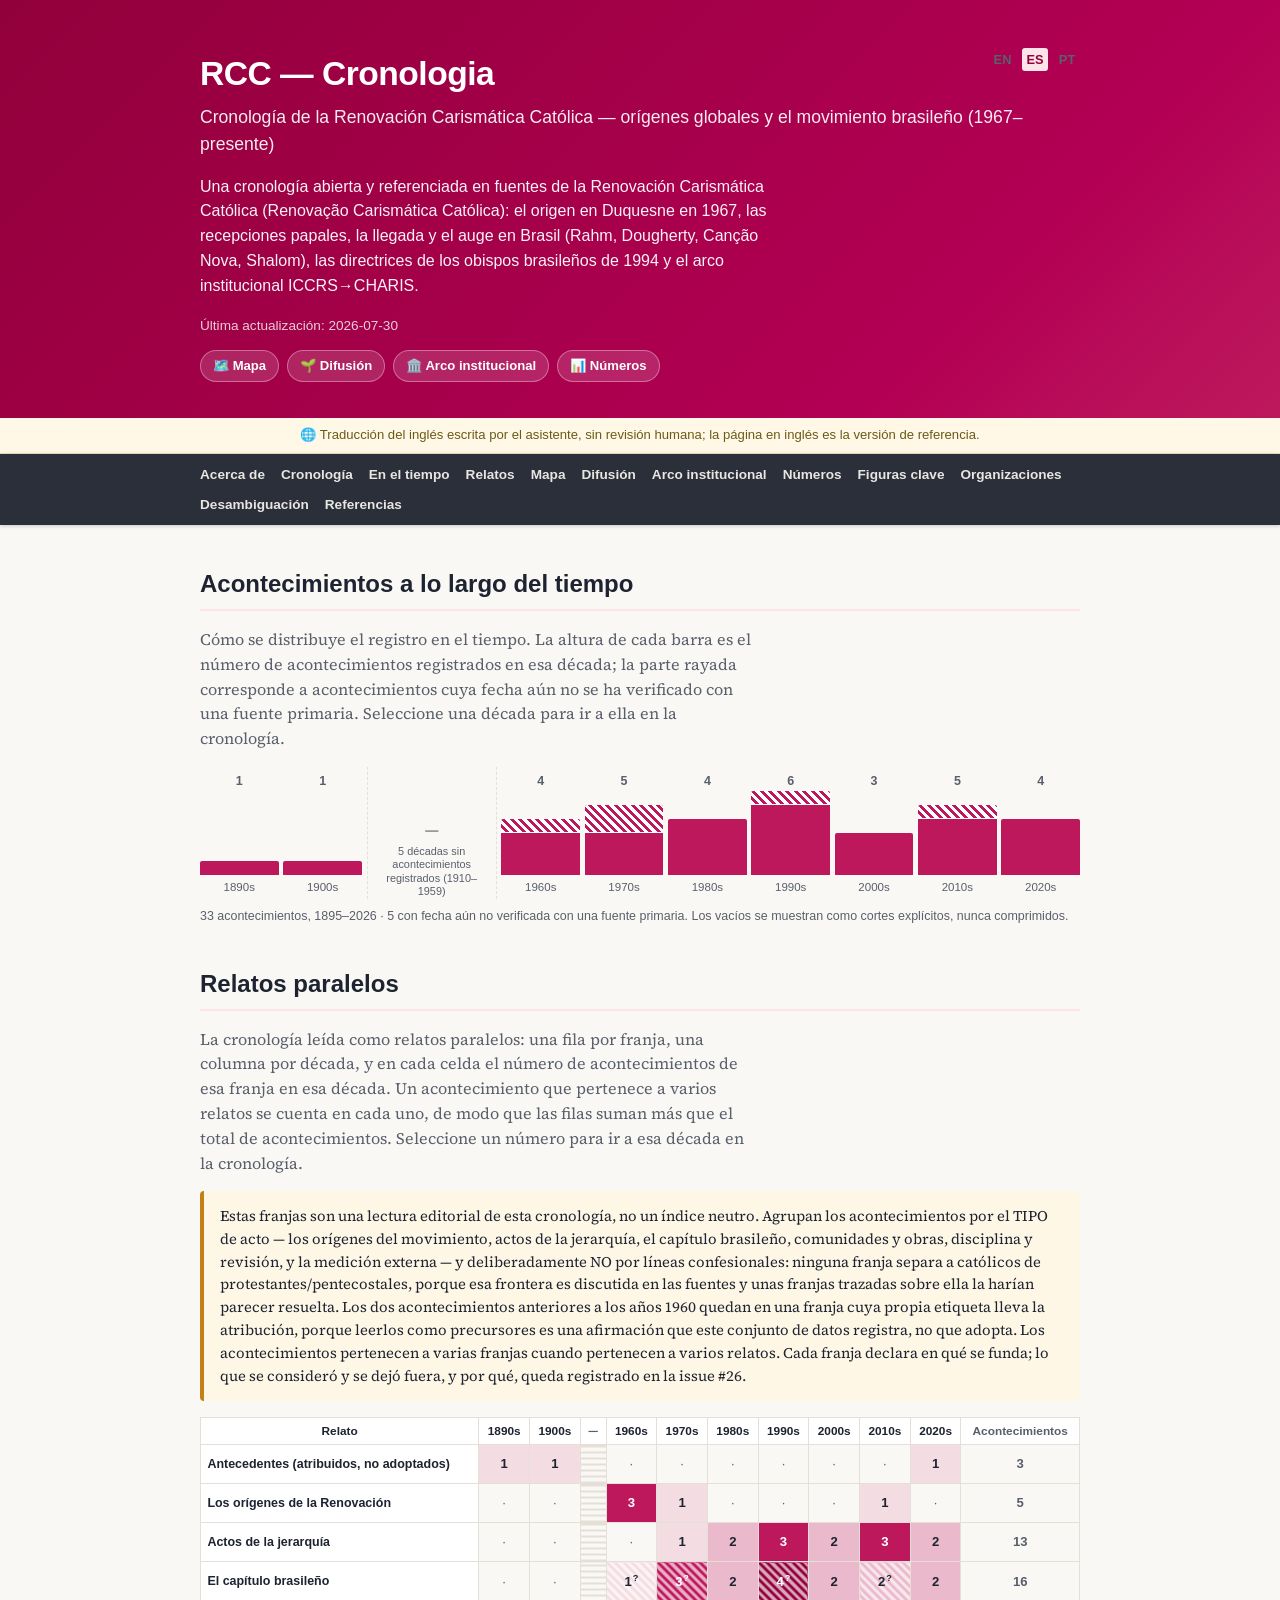
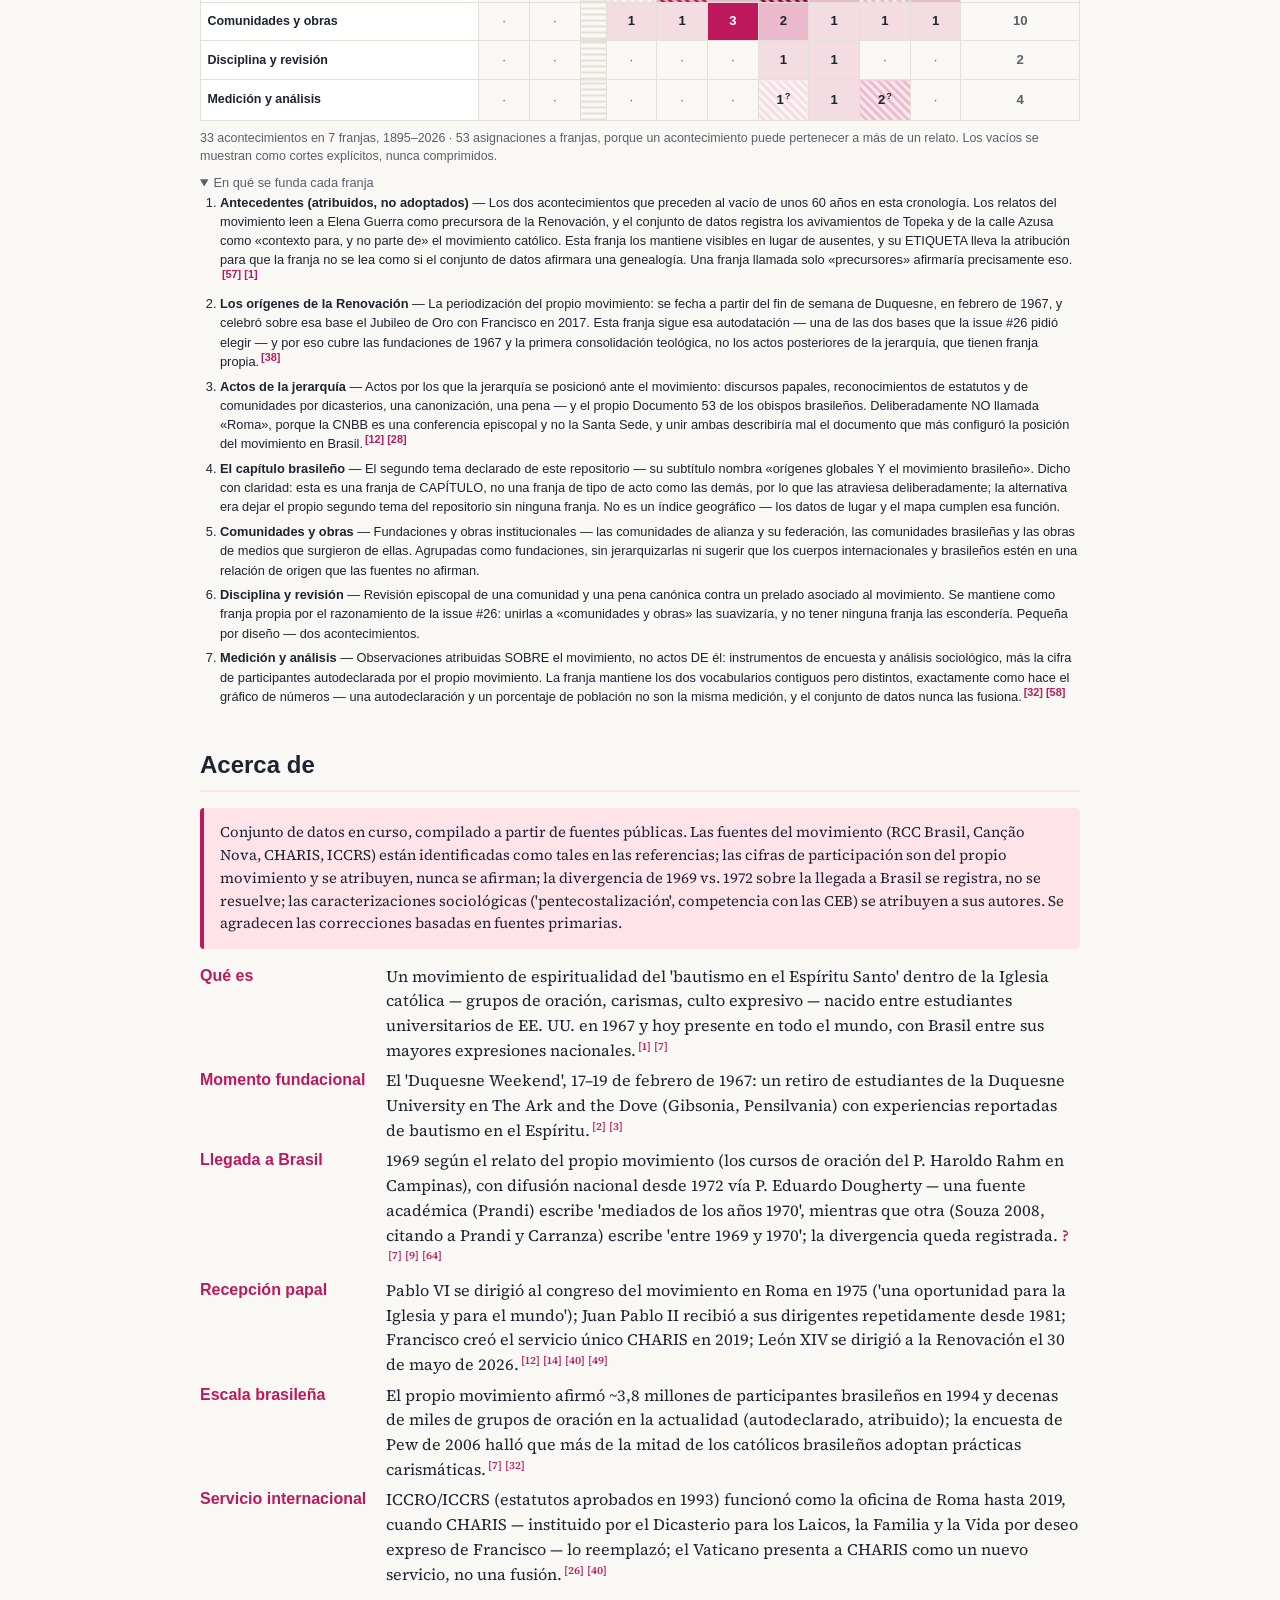
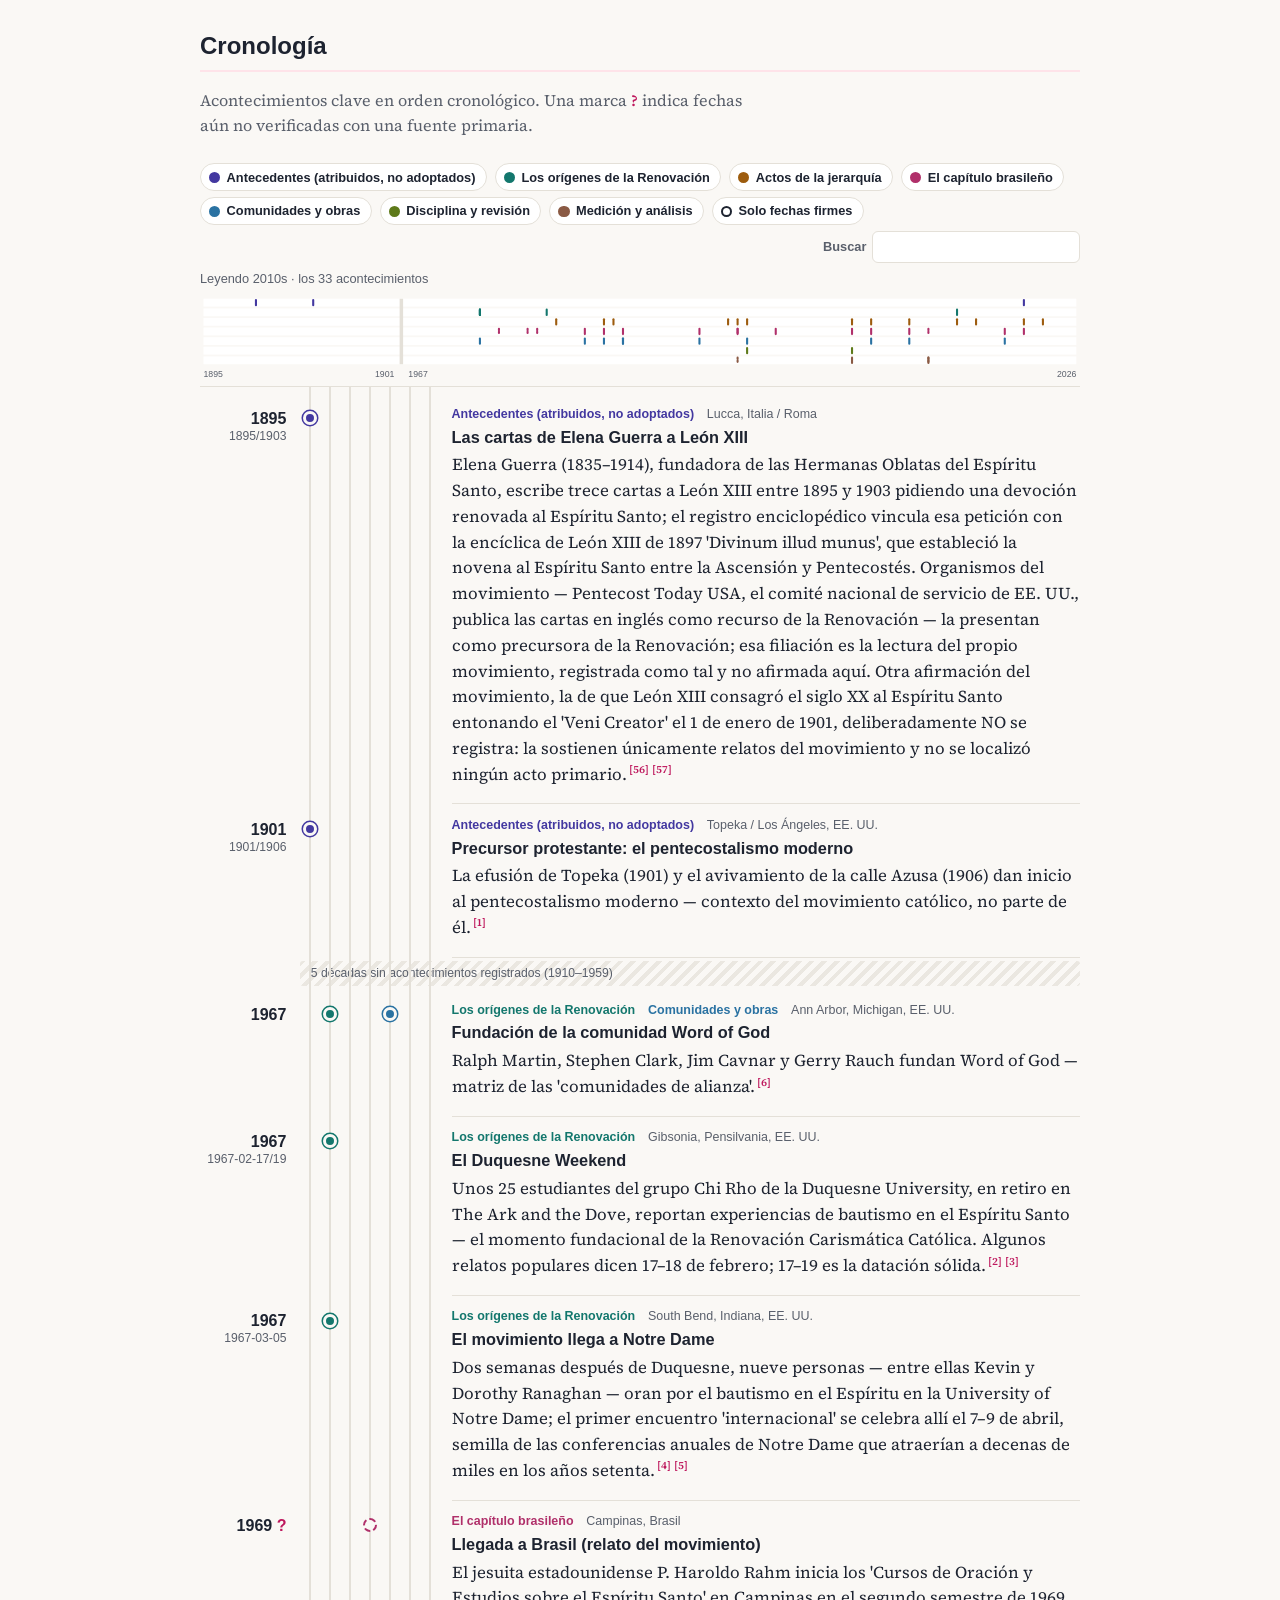
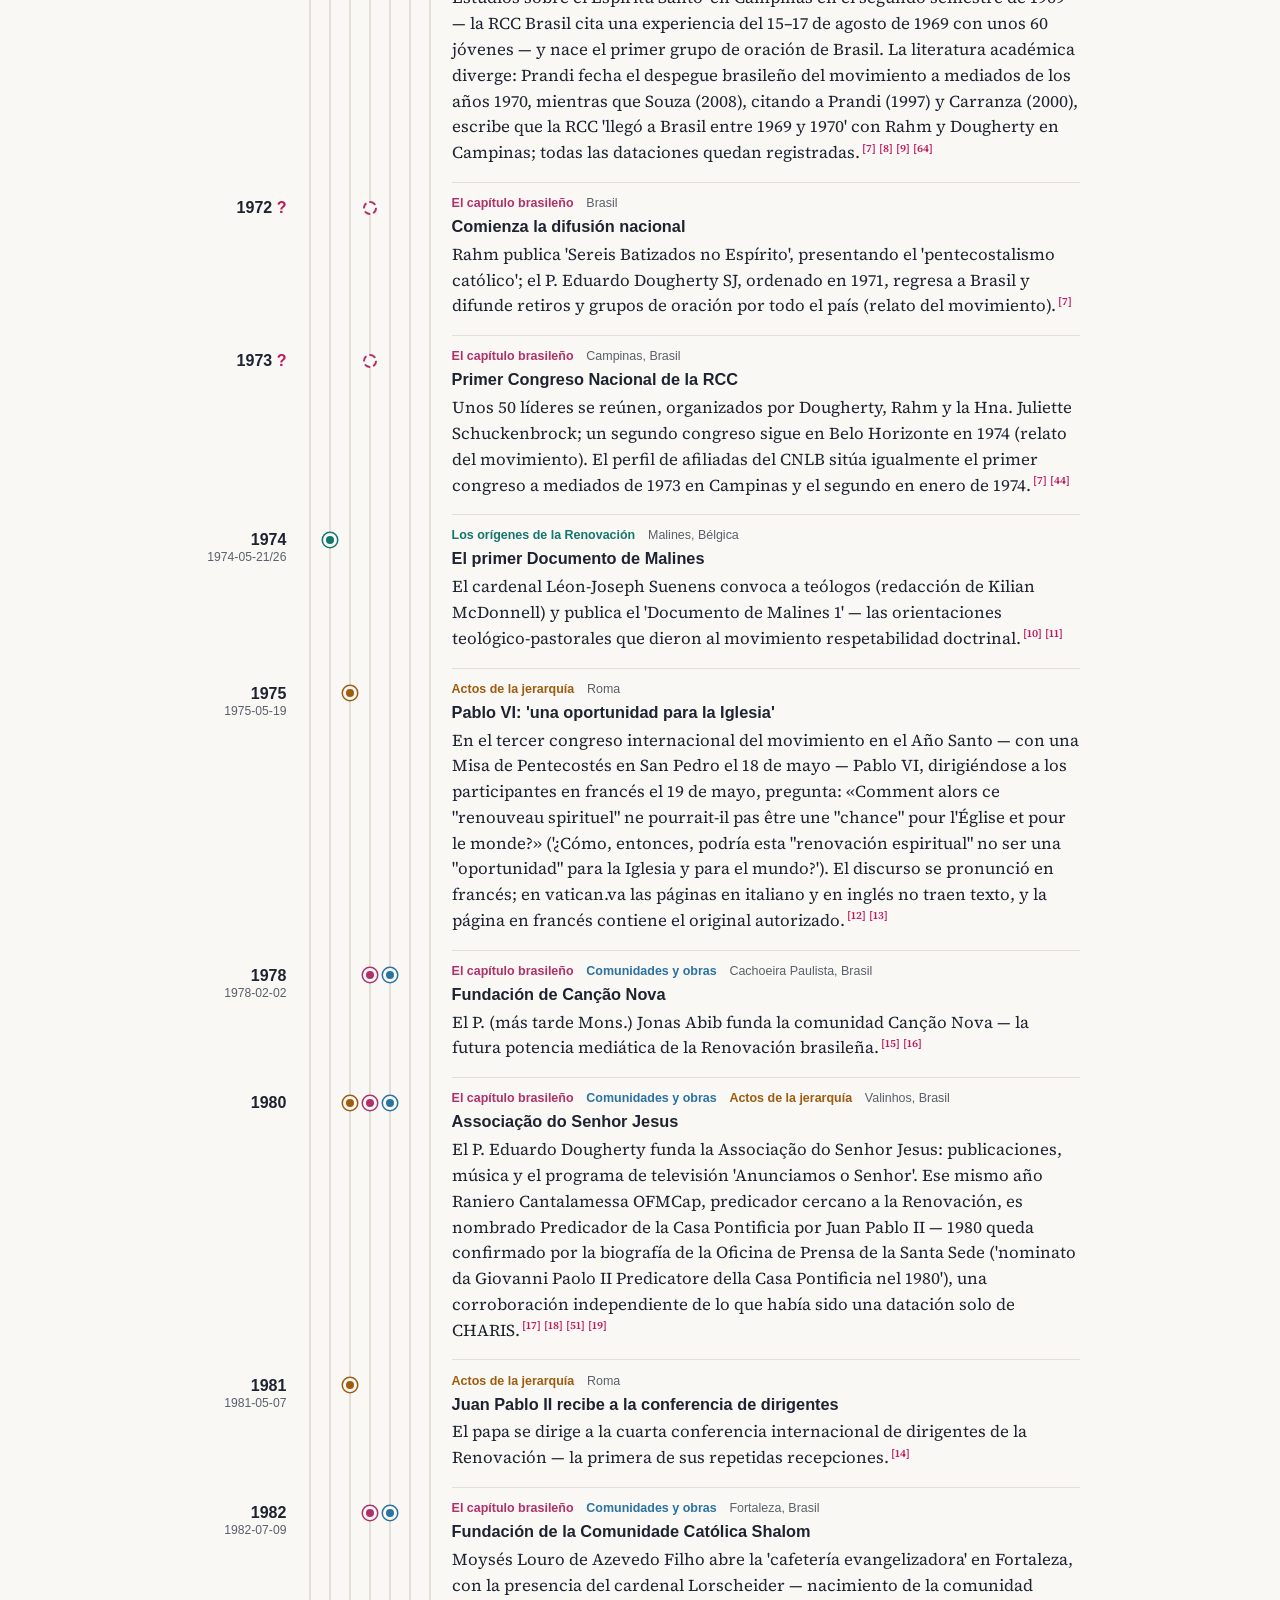
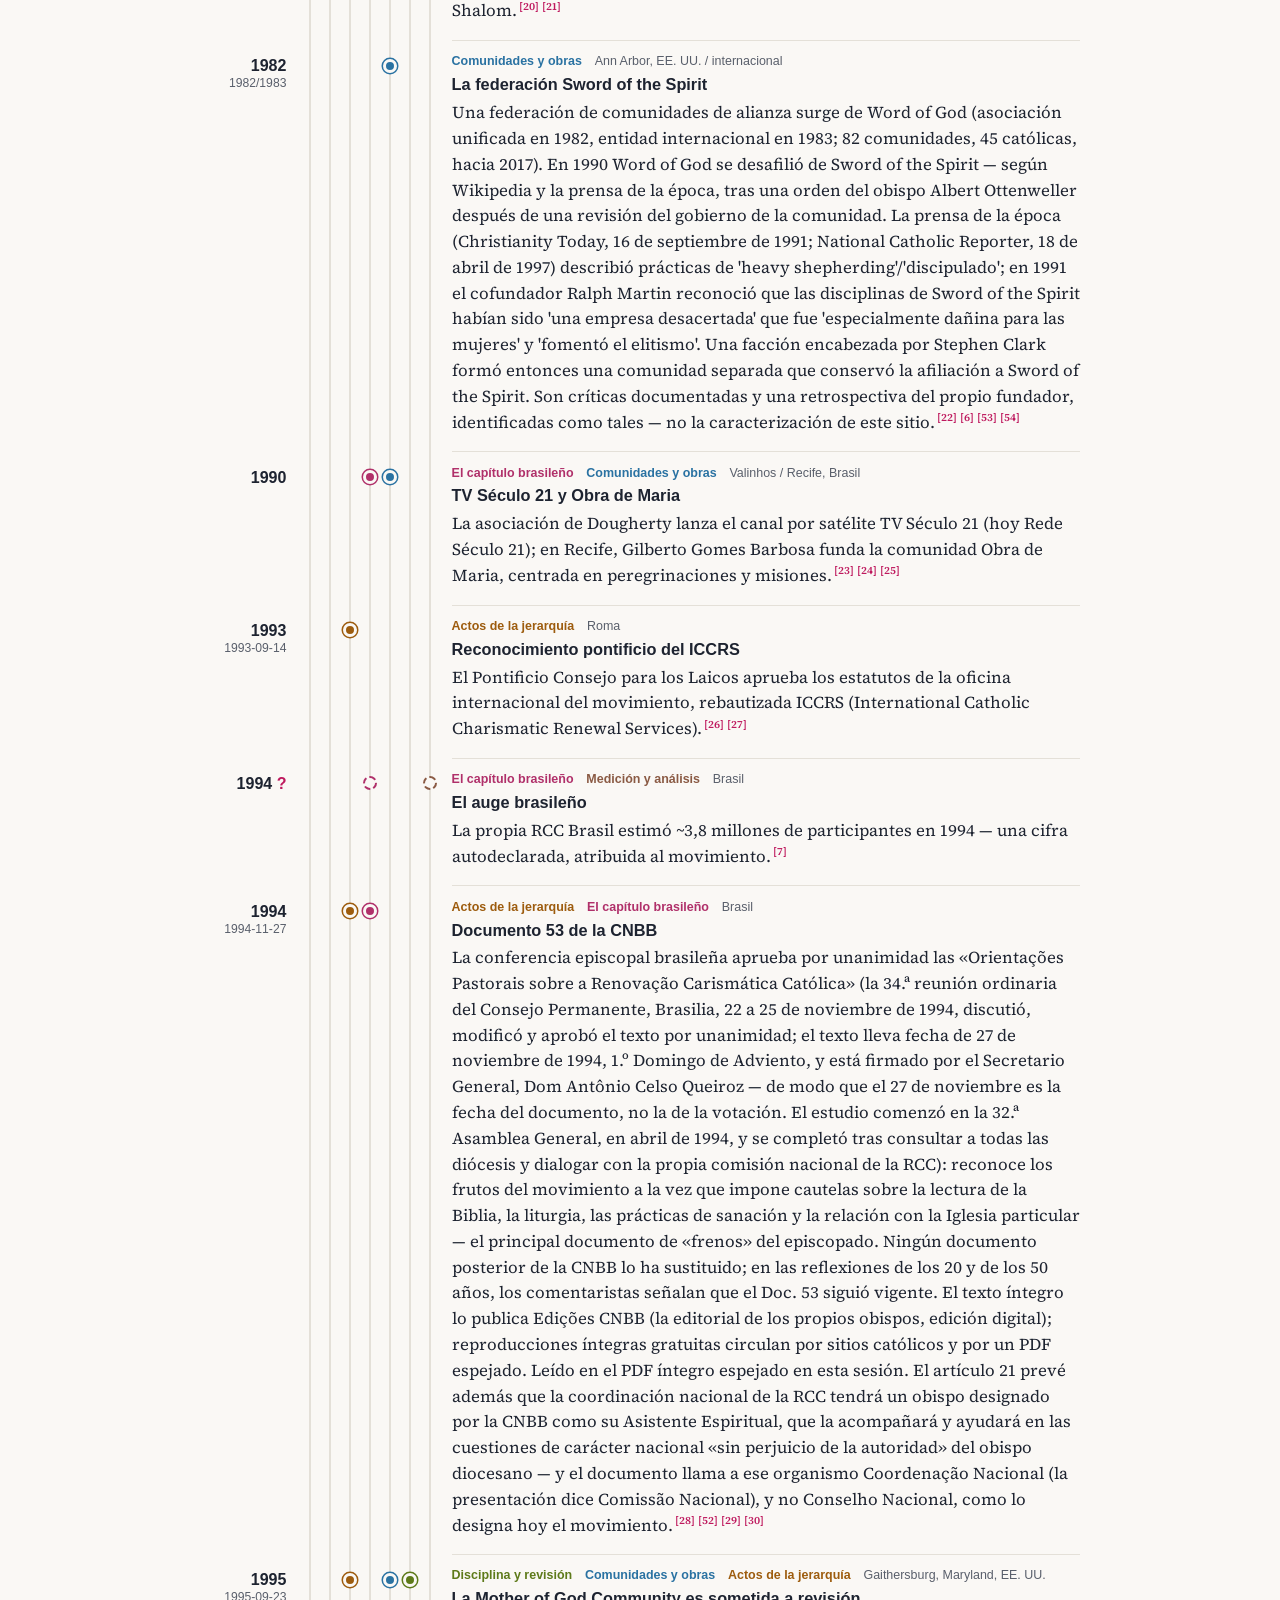
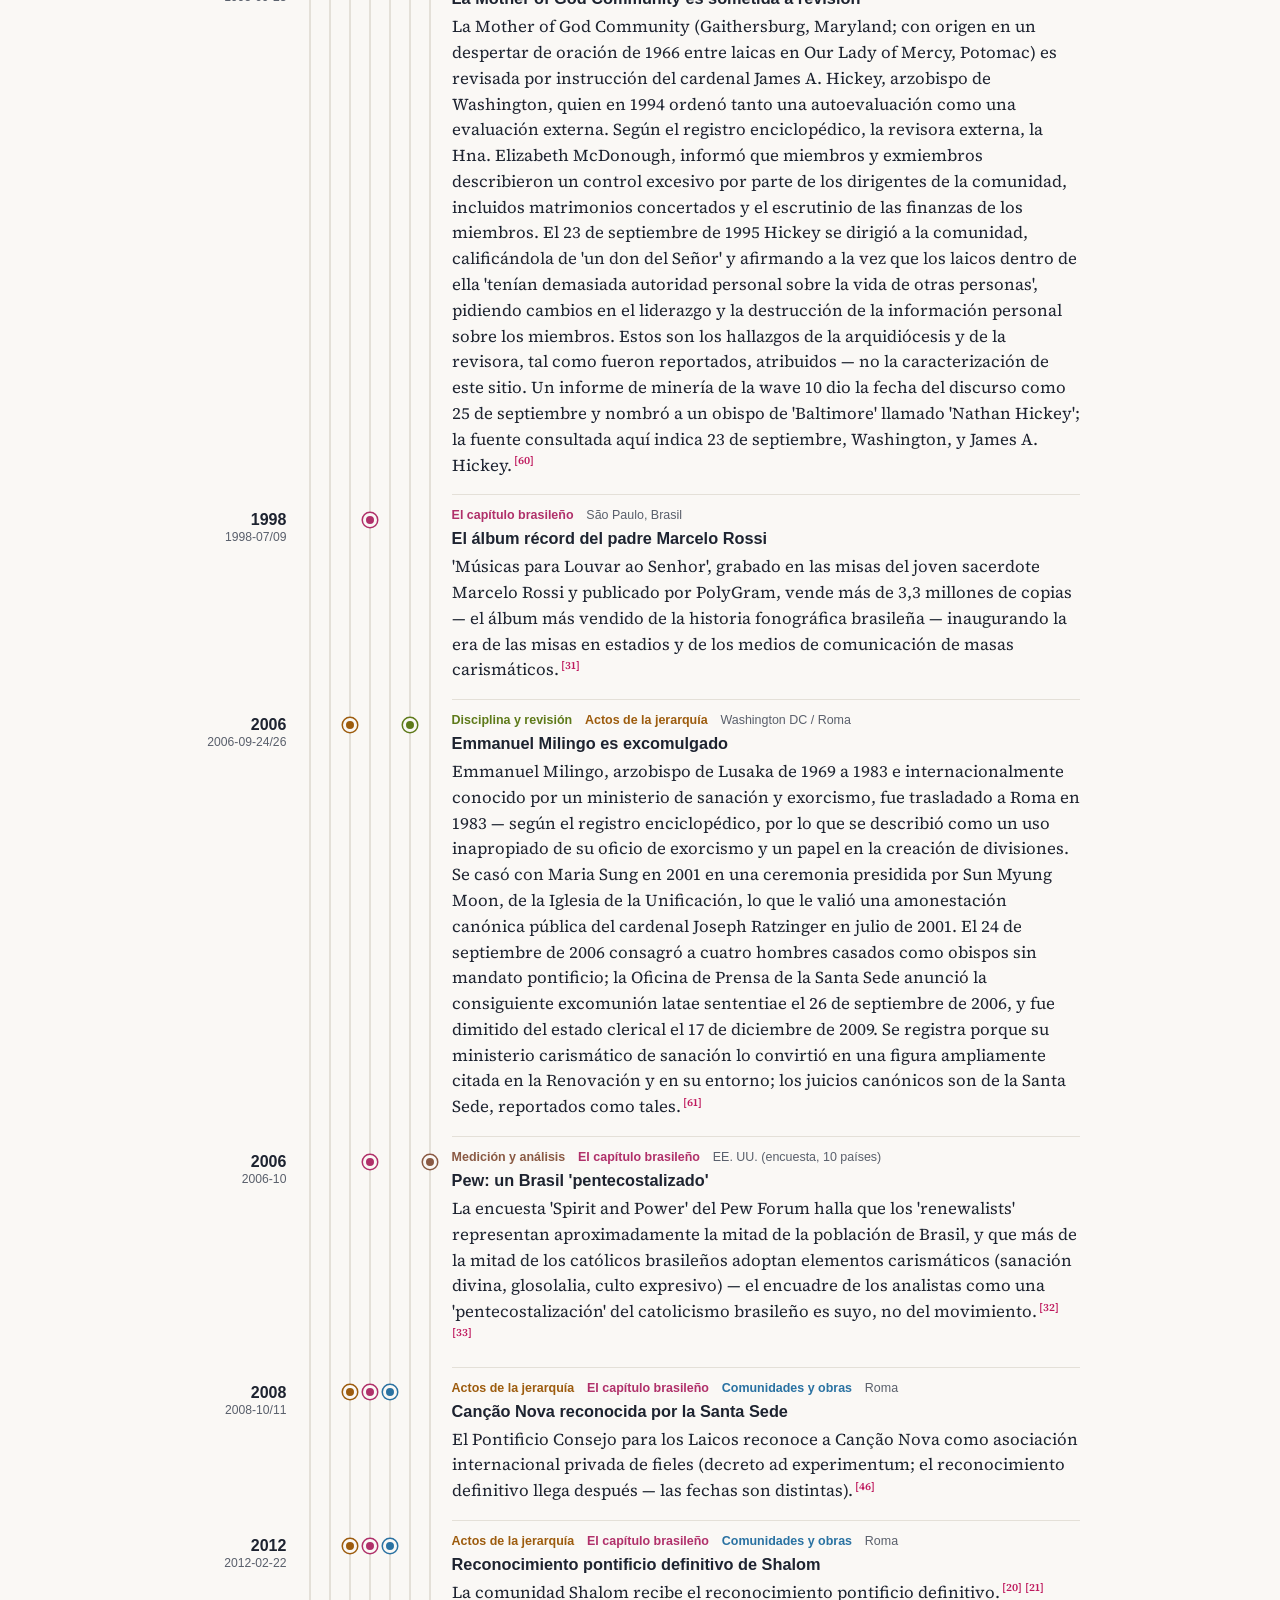
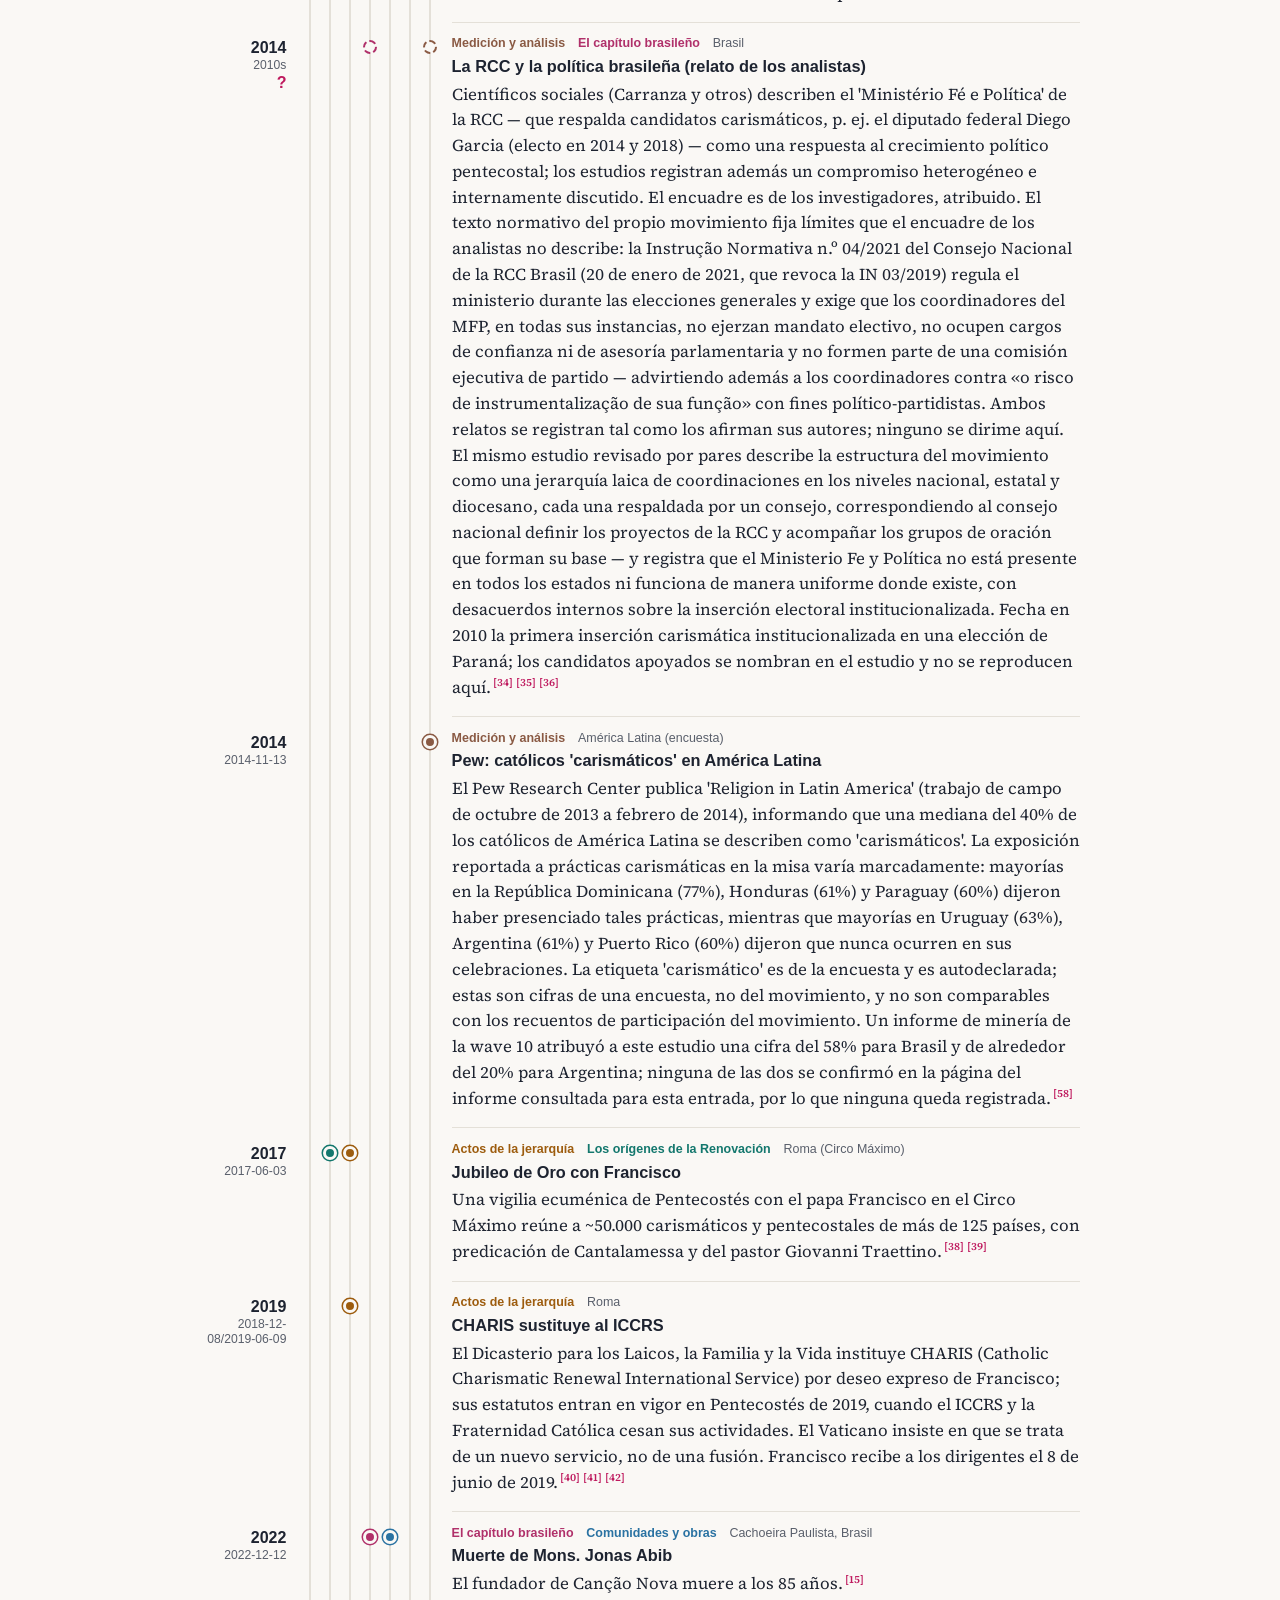
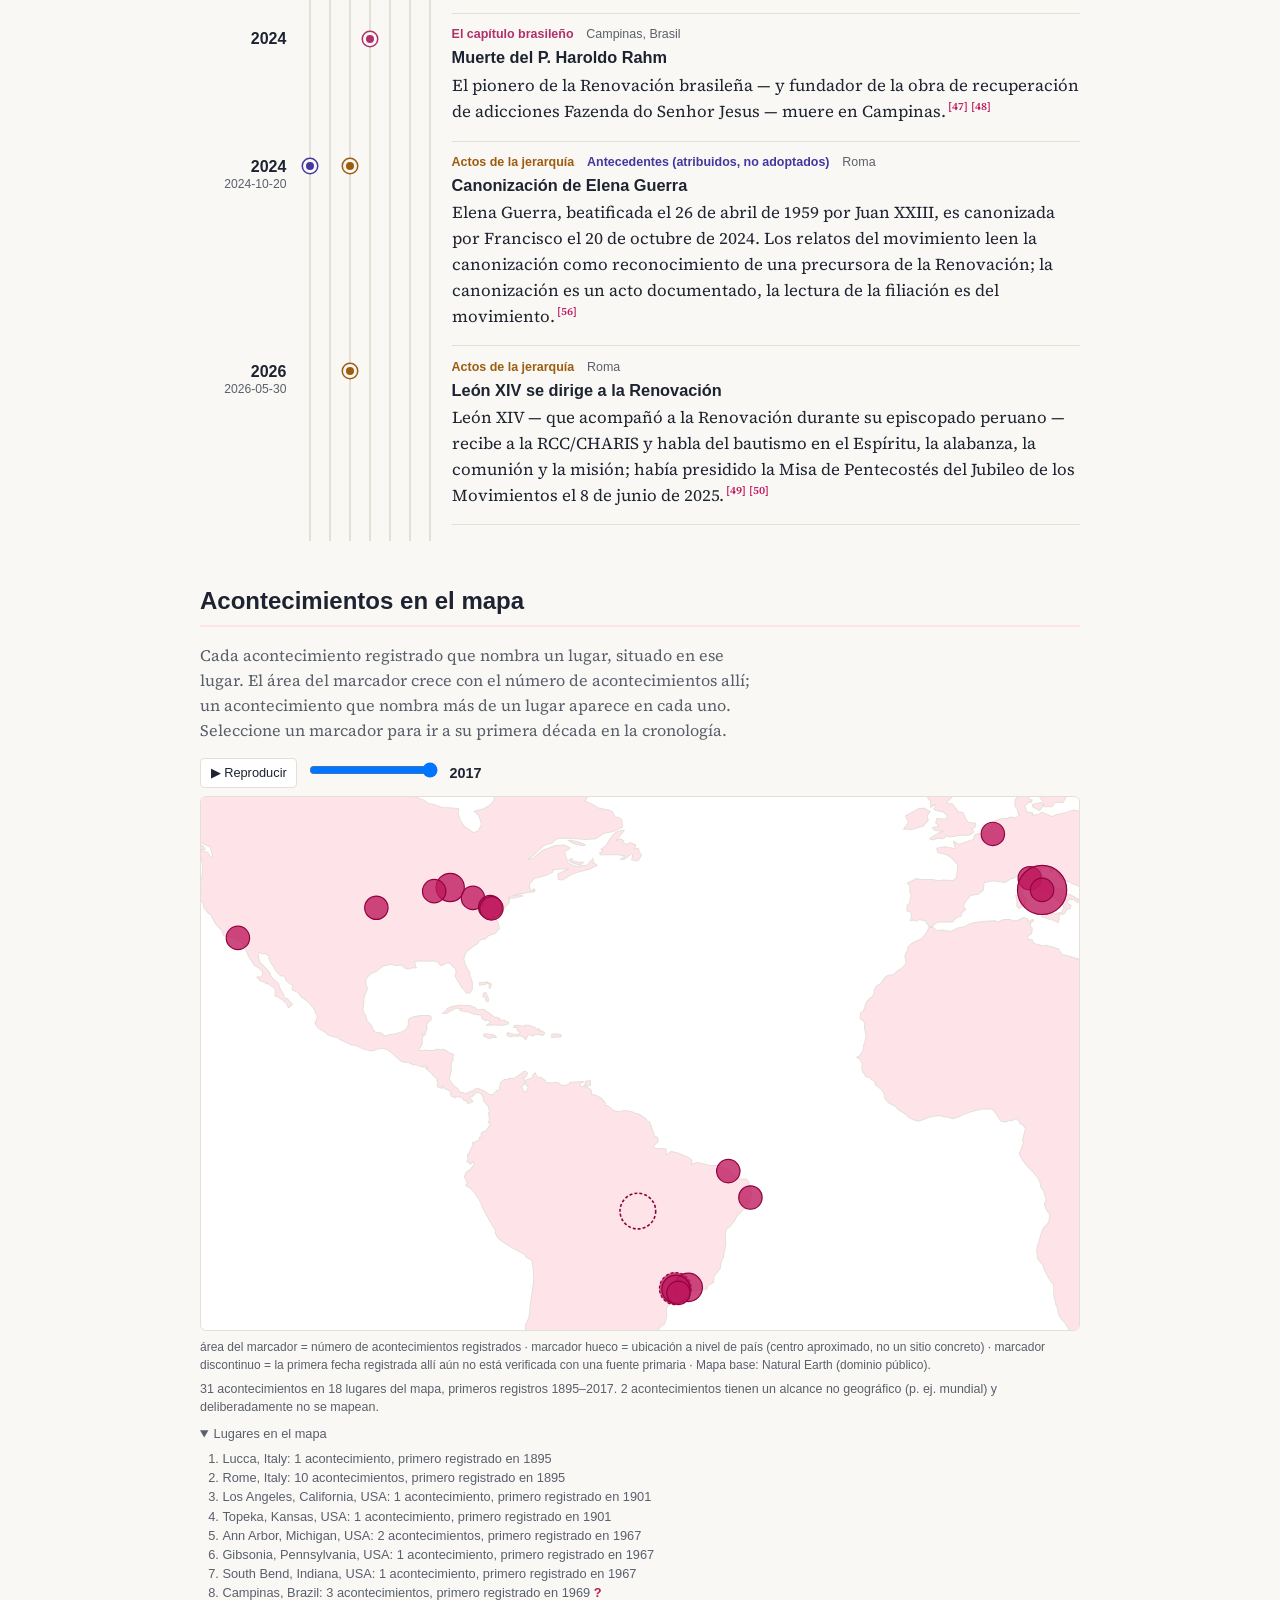
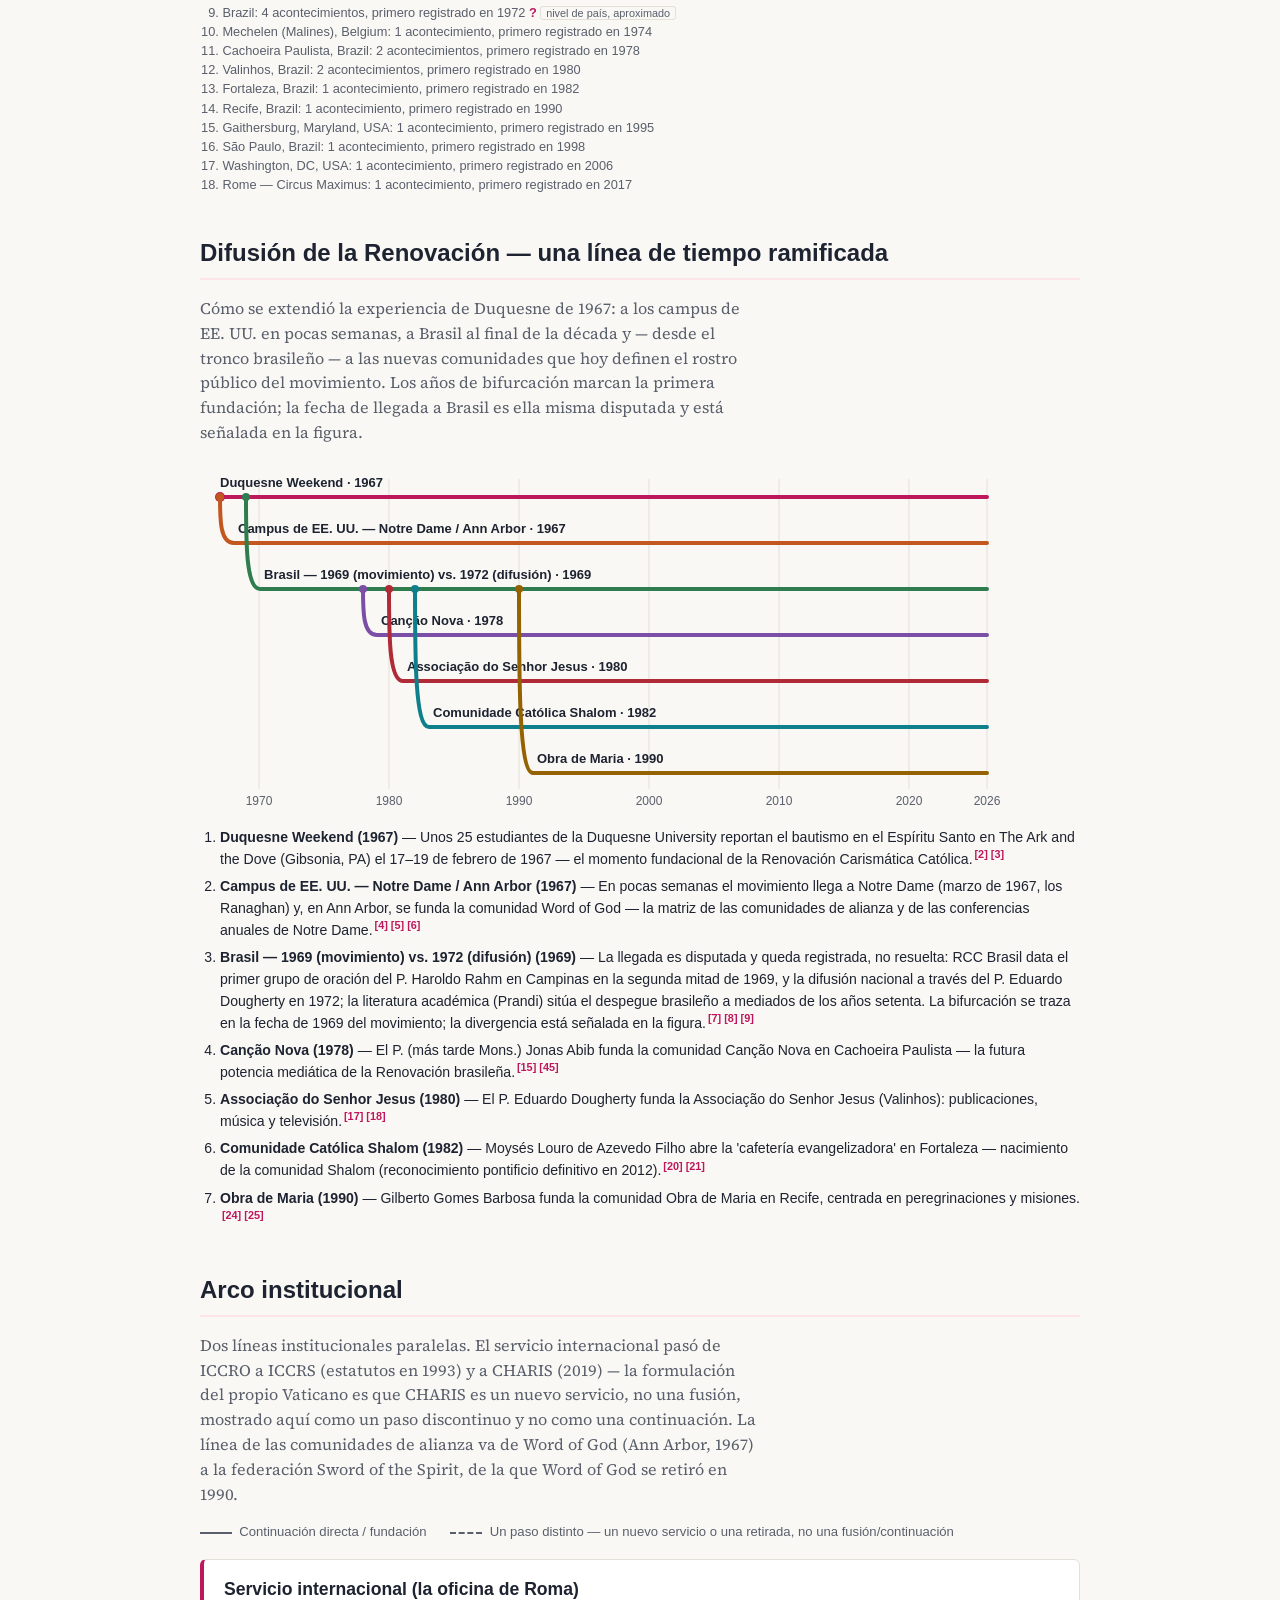
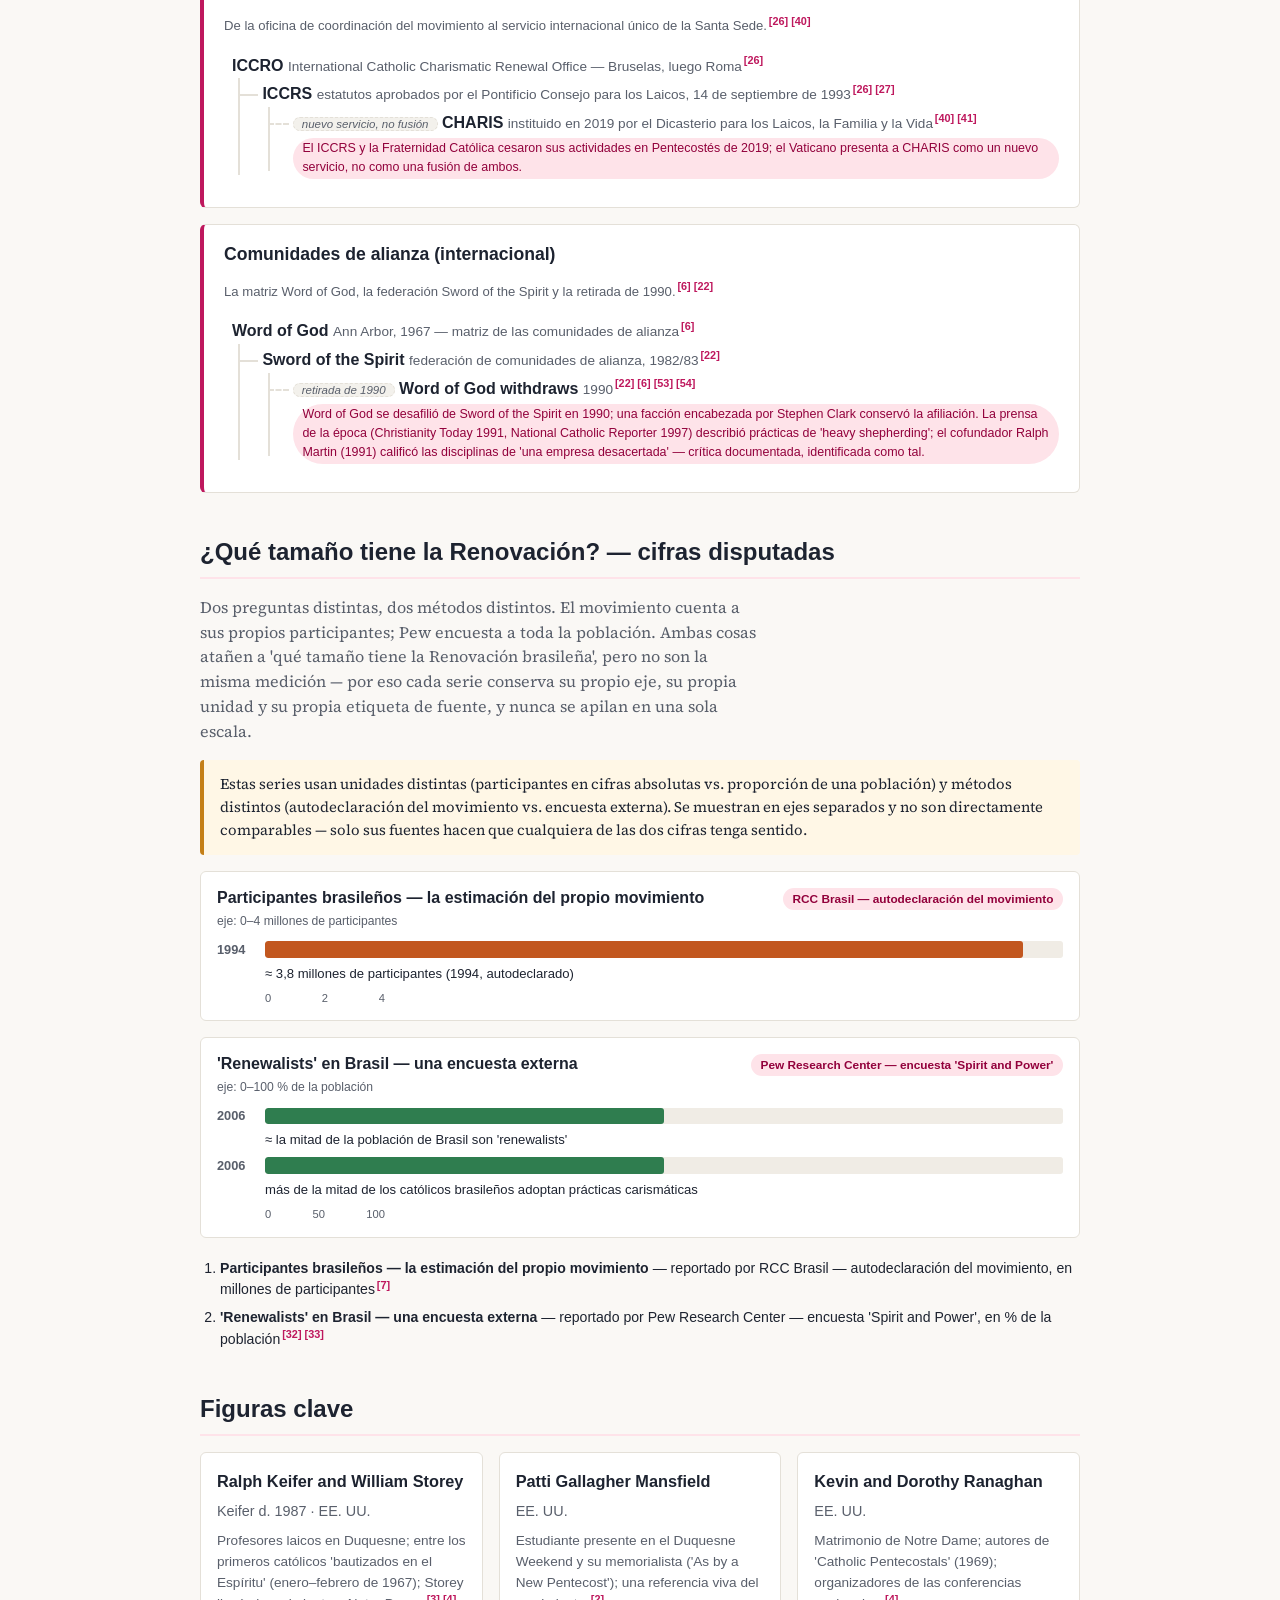
<file: docs/es/index.html>
<!DOCTYPE html>
<html lang="es">
<head>
  <meta charset="utf-8">
  <meta name="viewport" content="width=device-width, initial-scale=1">
  <title>RCC — Cronologia</title>
  <meta name="description" content="Una cronología abierta y referenciada en fuentes de la Renovación Carismática Católica (Renovação Carismática Católica): el origen en Duquesne en 1967, las recepciones papales, la llegada y el auge en Brasil (Rahm, Dougherty, Canção Nova, Shalom), las directrices de los obispos brasileños de 1994 y el arco institucional ICCRS→CHARIS.">
  <!-- Google tag (gtag.js) -->
  <script async src="https://www.googletagmanager.com/gtag/js?id=G-R9LV1QZHVE"></script>
  <script>
    window.dataLayer = window.dataLayer || [];
    function gtag(){dataLayer.push(arguments);}
    gtag('js', new Date());
    gtag('config', 'G-R9LV1QZHVE');
  </script>
  <link rel="stylesheet" href="../styles.css">
  <script src="../river.js" defer></script>
  <script src="../cite.js" defer data-label="Referencia" data-all="Todas las referencias"></script>
  <link rel="canonical" href="https://cronologia.github.io/rcc/es/">
  <link rel="alternate" hreflang="en" href="https://cronologia.github.io/rcc/en/">
  <link rel="alternate" hreflang="es" href="https://cronologia.github.io/rcc/es/">
  <link rel="alternate" hreflang="pt" href="https://cronologia.github.io/rcc/pt/">
  <link rel="alternate" hreflang="x-default" href="https://cronologia.github.io/rcc/">
  <meta property="og:type" content="website">
  <meta property="og:site_name" content="RCC — Cronologia">
  <meta property="og:locale" content="es_ES">
  <meta property="og:title" content="RCC — Cronologia">
  <meta property="og:description" content="Una cronología abierta y referenciada en fuentes de la Renovación Carismática Católica (Renovação Carismática Católica): el origen en Duquesne en 1967, las recepciones papales, la llegada y el auge en Brasil (Rahm, Dougherty, Canção Nova, Shalom), las directrices de los obispos brasileños de 1994 y el arco institucional ICCRS→CHARIS.">
  <meta property="og:url" content="https://cronologia.github.io/rcc/es/">
  <meta name="twitter:card" content="summary">
  <meta name="twitter:title" content="RCC — Cronologia">
  <meta name="twitter:description" content="Una cronología abierta y referenciada en fuentes de la Renovación Carismática Católica (Renovação Carismática Católica): el origen en Duquesne en 1967, las recepciones papales, la llegada y el auge en Brasil (Rahm, Dougherty, Canção Nova, Shalom), las directrices de los obispos brasileños de 1994 y el arco institucional ICCRS→CHARIS.">
  <script type="application/ld+json">
  {
    "@context": "https://schema.org",
    "@type": "WebSite",
    "name": "RCC — Cronologia",
    "description": "Una cronología abierta y referenciada en fuentes de la Renovación Carismática Católica (Renovação Carismática Católica): el origen en Duquesne en 1967, las recepciones papales, la llegada y el auge en Brasil (Rahm, Dougherty, Canção Nova, Shalom), las directrices de los obispos brasileños de 1994 y el arco institucional ICCRS→CHARIS.",
    "url": "https://cronologia.github.io/rcc/es/",
    "inLanguage": "es"
  }
  </script>
</head>
<body>
  <header class="site-header">
    <div class="wrap">
      <nav class="lang-switch" aria-label="Idioma"><a href="../en/" hreflang="en">EN</a><span class="lang-current" aria-current="true">ES</span><a href="../pt/" hreflang="pt">PT</a></nav>
      <h1>RCC — Cronologia</h1>
      <p class="subtitle">Cronología de la Renovación Carismática Católica — orígenes globales y el movimiento brasileño (1967–presente)</p>
      <p class="lead">Una cronología abierta y referenciada en fuentes de la Renovación Carismática Católica (Renovação Carismática Católica): el origen en Duquesne en 1967, las recepciones papales, la llegada y el auge en Brasil (Rahm, Dougherty, Canção Nova, Shalom), las directrices de los obispos brasileños de 1994 y el arco institucional ICCRS→CHARIS.</p>
      <p class="updated">Última actualización: 2026-07-30</p>
      <div class="viz-chips">
        <a href="#places-map">🗺️ Mapa</a>
        <a href="#branch-timeline">🌱 Difusión</a>
        <a href="#lineage">🏛️ Arco institucional</a>
        <a href="#numbers-chart">📊 Números</a>
      </div>
    </div>
  </header>
  <div class="i18n-disclaimer" role="note">🌐 Traducción del inglés escrita por el asistente, sin revisión humana; la página en inglés es la versión de referencia.</div>

  <nav class="site-nav">
    <div class="wrap">
      <a href="#about">Acerca de</a>
      <a href="#chronology">Cronología</a>
      <a href="#chronology-spine">En el tiempo</a>
      <a href="#threads">Relatos</a>
      <a href="#places-map">Mapa</a>
      <a href="#branch-timeline">Difusión</a>
      <a href="#lineage">Arco institucional</a>
      <a href="#numbers-chart">Números</a>
      <a href="#figures">Figuras clave</a>
      <a href="#organizations">Organizaciones</a>
      <a href="#disambiguation">Desambiguación</a>
      <a href="#references">Referencias</a>
    </div>
  </nav>

  <main class="wrap">
    <section id="chronology-spine" class="viz">
      <h2>Acontecimientos a lo largo del tiempo</h2>
      <p class="section-intro">Cómo se distribuye el registro en el tiempo. La altura de cada barra es el número de acontecimientos registrados en esa década; la parte rayada corresponde a acontecimientos cuya fecha aún no se ha verificado con una fuente primaria. Seleccione una década para ir a ella en la cronología.</p>
      <figure class="chrono-spine">
        <div class="viz-scroll">
        <ol class="cs-track-list">
          <li class="cs-col"><a href="#decade-1890" title="1890s: 1 acontecimiento"><span class="cs-count">1</span><span class="cs-track"><span class="cs-bar" style="height:16.7%"></span></span><span class="cs-label">1890s</span><span class="visually-hidden">1890s: 1 acontecimiento</span></a></li>
          <li class="cs-col"><a href="#decade-1900" title="1900s: 1 acontecimiento"><span class="cs-count">1</span><span class="cs-track"><span class="cs-bar" style="height:16.7%"></span></span><span class="cs-label">1900s</span><span class="visually-hidden">1900s: 1 acontecimiento</span></a></li>
          <li class="cs-break"><span class="cs-break-mark" aria-hidden="true">⸺</span><span class="cs-break-label">5 décadas sin acontecimientos registrados (1910–1959)</span></li>
          <li class="cs-col"><a href="#decade-1960" title="1960s: 4 acontecimientos, 1 con fecha no verificada"><span class="cs-count">4</span><span class="cs-track"><span class="cs-bar" style="height:66.7%"><span class="cs-unverified" style="height:25.037481259370313%"></span></span></span><span class="cs-label">1960s</span><span class="visually-hidden">1960s: 4 acontecimientos, 1 con fecha no verificada</span></a></li>
          <li class="cs-col"><a href="#decade-1970" title="1970s: 5 acontecimientos, 2 con fecha no verificada"><span class="cs-count">5</span><span class="cs-track"><span class="cs-bar" style="height:83.3%"><span class="cs-unverified" style="height:39.97599039615846%"></span></span></span><span class="cs-label">1970s</span><span class="visually-hidden">1970s: 5 acontecimientos, 2 con fecha no verificada</span></a></li>
          <li class="cs-col"><a href="#decade-1980" title="1980s: 4 acontecimientos"><span class="cs-count">4</span><span class="cs-track"><span class="cs-bar" style="height:66.7%"></span></span><span class="cs-label">1980s</span><span class="visually-hidden">1980s: 4 acontecimientos</span></a></li>
          <li class="cs-col"><a href="#decade-1990" title="1990s: 6 acontecimientos, 1 con fecha no verificada"><span class="cs-count">6</span><span class="cs-track"><span class="cs-bar" style="height:100%"><span class="cs-unverified" style="height:16.7%"></span></span></span><span class="cs-label">1990s</span><span class="visually-hidden">1990s: 6 acontecimientos, 1 con fecha no verificada</span></a></li>
          <li class="cs-col"><a href="#decade-2000" title="2000s: 3 acontecimientos"><span class="cs-count">3</span><span class="cs-track"><span class="cs-bar" style="height:50%"></span></span><span class="cs-label">2000s</span><span class="visually-hidden">2000s: 3 acontecimientos</span></a></li>
          <li class="cs-col"><a href="#decade-2010" title="2010s: 5 acontecimientos, 1 con fecha no verificada"><span class="cs-count">5</span><span class="cs-track"><span class="cs-bar" style="height:83.3%"><span class="cs-unverified" style="height:20.048019207683073%"></span></span></span><span class="cs-label">2010s</span><span class="visually-hidden">2010s: 5 acontecimientos, 1 con fecha no verificada</span></a></li>
          <li class="cs-col"><a href="#decade-2020" title="2020s: 4 acontecimientos"><span class="cs-count">4</span><span class="cs-track"><span class="cs-bar" style="height:66.7%"></span></span><span class="cs-label">2020s</span><span class="visually-hidden">2020s: 4 acontecimientos</span></a></li>
        </ol>
        </div>
        <figcaption>33 acontecimientos, 1895–2026 · 5 con fecha aún no verificada con una fuente primaria. Los vacíos se muestran como cortes explícitos, nunca comprimidos.</figcaption>
      </figure>
    </section>

    <section id="threads" class="viz">
      <h2>Relatos paralelos</h2>
      <p class="section-intro">La cronología leída como relatos paralelos: una fila por franja, una columna por década, y en cada celda el número de acontecimientos de esa franja en esa década. Un acontecimiento que pertenece a varios relatos se cuenta en cada uno, de modo que las filas suman más que el total de acontecimientos. Seleccione un número para ir a esa década en la cronología.</p>
      <p class="notice notice-attribution">Estas franjas son una lectura editorial de esta cronología, no un índice neutro. Agrupan los acontecimientos por el TIPO de acto — los orígenes del movimiento, actos de la jerarquía, el capítulo brasileño, comunidades y obras, disciplina y revisión, y la medición externa — y deliberadamente NO por líneas confesionales: ninguna franja separa a católicos de protestantes/pentecostales, porque esa frontera es discutida en las fuentes y unas franjas trazadas sobre ella la harían parecer resuelta. Los dos acontecimientos anteriores a los años 1960 quedan en una franja cuya propia etiqueta lleva la atribución, porque leerlos como precursores es una afirmación que este conjunto de datos registra, no que adopta. Los acontecimientos pertenecen a varias franjas cuando pertenecen a varios relatos. Cada franja declara en qué se funda; lo que se consideró y se dejó fuera, y por qué, queda registrado en la issue #26.</p>
      <figure class="swimlanes">
        <div class="viz-scroll">
        <table class="sw-grid">
          <thead>
            <tr><th scope="col">Relato</th><th scope="col">1890s</th><th scope="col">1900s</th><th scope="col" class="sw-break" title="5 décadas sin acontecimientos registrados (1910–1959)"><span aria-hidden="true">⸺</span><span class="visually-hidden">5 décadas sin acontecimientos registrados (1910–1959)</span></th><th scope="col">1960s</th><th scope="col">1970s</th><th scope="col">1980s</th><th scope="col">1990s</th><th scope="col">2000s</th><th scope="col">2010s</th><th scope="col">2020s</th><th scope="col" class="sw-total">Acontecimientos</th></tr>
          </thead>
          <tbody>
          <tr>
            <th scope="row">Antecedentes (atribuidos, no adoptados)</th>
            <td class="sw-cell sw-i1"><a href="#decade-1890" title="Antecedentes (atribuidos, no adoptados), 1890s: 1 acontecimiento">1<span class="visually-hidden">Antecedentes (atribuidos, no adoptados), 1890s: 1 acontecimiento</span></a></td><td class="sw-cell sw-i1"><a href="#decade-1900" title="Antecedentes (atribuidos, no adoptados), 1900s: 1 acontecimiento">1<span class="visually-hidden">Antecedentes (atribuidos, no adoptados), 1900s: 1 acontecimiento</span></a></td><td class="sw-break"></td><td class="sw-cell sw-zero"><span class="visually-hidden">Antecedentes (atribuidos, no adoptados), 1960s: sin acontecimientos registrados</span></td><td class="sw-cell sw-zero"><span class="visually-hidden">Antecedentes (atribuidos, no adoptados), 1970s: sin acontecimientos registrados</span></td><td class="sw-cell sw-zero"><span class="visually-hidden">Antecedentes (atribuidos, no adoptados), 1980s: sin acontecimientos registrados</span></td><td class="sw-cell sw-zero"><span class="visually-hidden">Antecedentes (atribuidos, no adoptados), 1990s: sin acontecimientos registrados</span></td><td class="sw-cell sw-zero"><span class="visually-hidden">Antecedentes (atribuidos, no adoptados), 2000s: sin acontecimientos registrados</span></td><td class="sw-cell sw-zero"><span class="visually-hidden">Antecedentes (atribuidos, no adoptados), 2010s: sin acontecimientos registrados</span></td><td class="sw-cell sw-i1"><a href="#decade-2020" title="Antecedentes (atribuidos, no adoptados), 2020s: 1 acontecimiento">1<span class="visually-hidden">Antecedentes (atribuidos, no adoptados), 2020s: 1 acontecimiento</span></a></td>
            <td class="sw-total">3</td>
          </tr>
          <tr>
            <th scope="row">Los orígenes de la Renovación</th>
            <td class="sw-cell sw-zero"><span class="visually-hidden">Los orígenes de la Renovación, 1890s: sin acontecimientos registrados</span></td><td class="sw-cell sw-zero"><span class="visually-hidden">Los orígenes de la Renovación, 1900s: sin acontecimientos registrados</span></td><td class="sw-break"></td><td class="sw-cell sw-i3"><a href="#decade-1960" title="Los orígenes de la Renovación, 1960s: 3 acontecimientos">3<span class="visually-hidden">Los orígenes de la Renovación, 1960s: 3 acontecimientos</span></a></td><td class="sw-cell sw-i1"><a href="#decade-1970" title="Los orígenes de la Renovación, 1970s: 1 acontecimiento">1<span class="visually-hidden">Los orígenes de la Renovación, 1970s: 1 acontecimiento</span></a></td><td class="sw-cell sw-zero"><span class="visually-hidden">Los orígenes de la Renovación, 1980s: sin acontecimientos registrados</span></td><td class="sw-cell sw-zero"><span class="visually-hidden">Los orígenes de la Renovación, 1990s: sin acontecimientos registrados</span></td><td class="sw-cell sw-zero"><span class="visually-hidden">Los orígenes de la Renovación, 2000s: sin acontecimientos registrados</span></td><td class="sw-cell sw-i1"><a href="#decade-2010" title="Los orígenes de la Renovación, 2010s: 1 acontecimiento">1<span class="visually-hidden">Los orígenes de la Renovación, 2010s: 1 acontecimiento</span></a></td><td class="sw-cell sw-zero"><span class="visually-hidden">Los orígenes de la Renovación, 2020s: sin acontecimientos registrados</span></td>
            <td class="sw-total">5</td>
          </tr>
          <tr>
            <th scope="row">Actos de la jerarquía</th>
            <td class="sw-cell sw-zero"><span class="visually-hidden">Actos de la jerarquía, 1890s: sin acontecimientos registrados</span></td><td class="sw-cell sw-zero"><span class="visually-hidden">Actos de la jerarquía, 1900s: sin acontecimientos registrados</span></td><td class="sw-break"></td><td class="sw-cell sw-zero"><span class="visually-hidden">Actos de la jerarquía, 1960s: sin acontecimientos registrados</span></td><td class="sw-cell sw-i1"><a href="#decade-1970" title="Actos de la jerarquía, 1970s: 1 acontecimiento">1<span class="visually-hidden">Actos de la jerarquía, 1970s: 1 acontecimiento</span></a></td><td class="sw-cell sw-i2"><a href="#decade-1980" title="Actos de la jerarquía, 1980s: 2 acontecimientos">2<span class="visually-hidden">Actos de la jerarquía, 1980s: 2 acontecimientos</span></a></td><td class="sw-cell sw-i3"><a href="#decade-1990" title="Actos de la jerarquía, 1990s: 3 acontecimientos">3<span class="visually-hidden">Actos de la jerarquía, 1990s: 3 acontecimientos</span></a></td><td class="sw-cell sw-i2"><a href="#decade-2000" title="Actos de la jerarquía, 2000s: 2 acontecimientos">2<span class="visually-hidden">Actos de la jerarquía, 2000s: 2 acontecimientos</span></a></td><td class="sw-cell sw-i3"><a href="#decade-2010" title="Actos de la jerarquía, 2010s: 3 acontecimientos">3<span class="visually-hidden">Actos de la jerarquía, 2010s: 3 acontecimientos</span></a></td><td class="sw-cell sw-i2"><a href="#decade-2020" title="Actos de la jerarquía, 2020s: 2 acontecimientos">2<span class="visually-hidden">Actos de la jerarquía, 2020s: 2 acontecimientos</span></a></td>
            <td class="sw-total">13</td>
          </tr>
          <tr>
            <th scope="row">El capítulo brasileño</th>
            <td class="sw-cell sw-zero"><span class="visually-hidden">El capítulo brasileño, 1890s: sin acontecimientos registrados</span></td><td class="sw-cell sw-zero"><span class="visually-hidden">El capítulo brasileño, 1900s: sin acontecimientos registrados</span></td><td class="sw-break"></td><td class="sw-cell sw-i1 sw-has-unverified"><a href="#decade-1960" title="El capítulo brasileño, 1960s: 1 acontecimiento, 1 con fecha aún no verificada con una fuente primaria">1<span class="sw-flag" aria-hidden="true">?</span><span class="visually-hidden">El capítulo brasileño, 1960s: 1 acontecimiento, 1 con fecha aún no verificada con una fuente primaria</span></a></td><td class="sw-cell sw-i3 sw-has-unverified"><a href="#decade-1970" title="El capítulo brasileño, 1970s: 3 acontecimientos, 2 con fecha aún no verificada con una fuente primaria">3<span class="sw-flag" aria-hidden="true">?</span><span class="visually-hidden">El capítulo brasileño, 1970s: 3 acontecimientos, 2 con fecha aún no verificada con una fuente primaria</span></a></td><td class="sw-cell sw-i2"><a href="#decade-1980" title="El capítulo brasileño, 1980s: 2 acontecimientos">2<span class="visually-hidden">El capítulo brasileño, 1980s: 2 acontecimientos</span></a></td><td class="sw-cell sw-i4 sw-has-unverified"><a href="#decade-1990" title="El capítulo brasileño, 1990s: 4 acontecimientos, 1 con fecha aún no verificada con una fuente primaria">4<span class="sw-flag" aria-hidden="true">?</span><span class="visually-hidden">El capítulo brasileño, 1990s: 4 acontecimientos, 1 con fecha aún no verificada con una fuente primaria</span></a></td><td class="sw-cell sw-i2"><a href="#decade-2000" title="El capítulo brasileño, 2000s: 2 acontecimientos">2<span class="visually-hidden">El capítulo brasileño, 2000s: 2 acontecimientos</span></a></td><td class="sw-cell sw-i2 sw-has-unverified"><a href="#decade-2010" title="El capítulo brasileño, 2010s: 2 acontecimientos, 1 con fecha aún no verificada con una fuente primaria">2<span class="sw-flag" aria-hidden="true">?</span><span class="visually-hidden">El capítulo brasileño, 2010s: 2 acontecimientos, 1 con fecha aún no verificada con una fuente primaria</span></a></td><td class="sw-cell sw-i2"><a href="#decade-2020" title="El capítulo brasileño, 2020s: 2 acontecimientos">2<span class="visually-hidden">El capítulo brasileño, 2020s: 2 acontecimientos</span></a></td>
            <td class="sw-total">16</td>
          </tr>
          <tr>
            <th scope="row">Comunidades y obras</th>
            <td class="sw-cell sw-zero"><span class="visually-hidden">Comunidades y obras, 1890s: sin acontecimientos registrados</span></td><td class="sw-cell sw-zero"><span class="visually-hidden">Comunidades y obras, 1900s: sin acontecimientos registrados</span></td><td class="sw-break"></td><td class="sw-cell sw-i1"><a href="#decade-1960" title="Comunidades y obras, 1960s: 1 acontecimiento">1<span class="visually-hidden">Comunidades y obras, 1960s: 1 acontecimiento</span></a></td><td class="sw-cell sw-i1"><a href="#decade-1970" title="Comunidades y obras, 1970s: 1 acontecimiento">1<span class="visually-hidden">Comunidades y obras, 1970s: 1 acontecimiento</span></a></td><td class="sw-cell sw-i3"><a href="#decade-1980" title="Comunidades y obras, 1980s: 3 acontecimientos">3<span class="visually-hidden">Comunidades y obras, 1980s: 3 acontecimientos</span></a></td><td class="sw-cell sw-i2"><a href="#decade-1990" title="Comunidades y obras, 1990s: 2 acontecimientos">2<span class="visually-hidden">Comunidades y obras, 1990s: 2 acontecimientos</span></a></td><td class="sw-cell sw-i1"><a href="#decade-2000" title="Comunidades y obras, 2000s: 1 acontecimiento">1<span class="visually-hidden">Comunidades y obras, 2000s: 1 acontecimiento</span></a></td><td class="sw-cell sw-i1"><a href="#decade-2010" title="Comunidades y obras, 2010s: 1 acontecimiento">1<span class="visually-hidden">Comunidades y obras, 2010s: 1 acontecimiento</span></a></td><td class="sw-cell sw-i1"><a href="#decade-2020" title="Comunidades y obras, 2020s: 1 acontecimiento">1<span class="visually-hidden">Comunidades y obras, 2020s: 1 acontecimiento</span></a></td>
            <td class="sw-total">10</td>
          </tr>
          <tr>
            <th scope="row">Disciplina y revisión</th>
            <td class="sw-cell sw-zero"><span class="visually-hidden">Disciplina y revisión, 1890s: sin acontecimientos registrados</span></td><td class="sw-cell sw-zero"><span class="visually-hidden">Disciplina y revisión, 1900s: sin acontecimientos registrados</span></td><td class="sw-break"></td><td class="sw-cell sw-zero"><span class="visually-hidden">Disciplina y revisión, 1960s: sin acontecimientos registrados</span></td><td class="sw-cell sw-zero"><span class="visually-hidden">Disciplina y revisión, 1970s: sin acontecimientos registrados</span></td><td class="sw-cell sw-zero"><span class="visually-hidden">Disciplina y revisión, 1980s: sin acontecimientos registrados</span></td><td class="sw-cell sw-i1"><a href="#decade-1990" title="Disciplina y revisión, 1990s: 1 acontecimiento">1<span class="visually-hidden">Disciplina y revisión, 1990s: 1 acontecimiento</span></a></td><td class="sw-cell sw-i1"><a href="#decade-2000" title="Disciplina y revisión, 2000s: 1 acontecimiento">1<span class="visually-hidden">Disciplina y revisión, 2000s: 1 acontecimiento</span></a></td><td class="sw-cell sw-zero"><span class="visually-hidden">Disciplina y revisión, 2010s: sin acontecimientos registrados</span></td><td class="sw-cell sw-zero"><span class="visually-hidden">Disciplina y revisión, 2020s: sin acontecimientos registrados</span></td>
            <td class="sw-total">2</td>
          </tr>
          <tr>
            <th scope="row">Medición y análisis</th>
            <td class="sw-cell sw-zero"><span class="visually-hidden">Medición y análisis, 1890s: sin acontecimientos registrados</span></td><td class="sw-cell sw-zero"><span class="visually-hidden">Medición y análisis, 1900s: sin acontecimientos registrados</span></td><td class="sw-break"></td><td class="sw-cell sw-zero"><span class="visually-hidden">Medición y análisis, 1960s: sin acontecimientos registrados</span></td><td class="sw-cell sw-zero"><span class="visually-hidden">Medición y análisis, 1970s: sin acontecimientos registrados</span></td><td class="sw-cell sw-zero"><span class="visually-hidden">Medición y análisis, 1980s: sin acontecimientos registrados</span></td><td class="sw-cell sw-i1 sw-has-unverified"><a href="#decade-1990" title="Medición y análisis, 1990s: 1 acontecimiento, 1 con fecha aún no verificada con una fuente primaria">1<span class="sw-flag" aria-hidden="true">?</span><span class="visually-hidden">Medición y análisis, 1990s: 1 acontecimiento, 1 con fecha aún no verificada con una fuente primaria</span></a></td><td class="sw-cell sw-i1"><a href="#decade-2000" title="Medición y análisis, 2000s: 1 acontecimiento">1<span class="visually-hidden">Medición y análisis, 2000s: 1 acontecimiento</span></a></td><td class="sw-cell sw-i2 sw-has-unverified"><a href="#decade-2010" title="Medición y análisis, 2010s: 2 acontecimientos, 1 con fecha aún no verificada con una fuente primaria">2<span class="sw-flag" aria-hidden="true">?</span><span class="visually-hidden">Medición y análisis, 2010s: 2 acontecimientos, 1 con fecha aún no verificada con una fuente primaria</span></a></td><td class="sw-cell sw-zero"><span class="visually-hidden">Medición y análisis, 2020s: sin acontecimientos registrados</span></td>
            <td class="sw-total">4</td>
          </tr>
          </tbody>
        </table>
        </div>
        <figcaption>33 acontecimientos en 7 franjas, 1895–2026 · 53 asignaciones a franjas, porque un acontecimiento puede pertenecer a más de un relato. Los vacíos se muestran como cortes explícitos, nunca comprimidos.</figcaption>
      </figure>
      <details class="sw-bases" open>
        <summary>En qué se funda cada franja</summary>
        <ol class="branch-notes">
            <li><strong>Antecedentes (atribuidos, no adoptados)</strong> — Los dos acontecimientos que preceden al vacío de unos 60 años en esta cronología. Los relatos del movimiento leen a Elena Guerra como precursora de la Renovación, y el conjunto de datos registra los avivamientos de Topeka y de la calle Azusa como «contexto para, y no parte de» el movimiento católico. Esta franja los mantiene visibles en lugar de ausentes, y su ETIQUETA lleva la atribución para que la franja no se lea como si el conjunto de datos afirmara una genealogía. Una franja llamada solo «precursores» afirmaría precisamente eso.<sup class="cite"><a href="#ref-57" title="Reference 57">[57]</a> <a href="#ref-1" title="Reference 1">[1]</a></sup></li>
            <li><strong>Los orígenes de la Renovación</strong> — La periodización del propio movimiento: se fecha a partir del fin de semana de Duquesne, en febrero de 1967, y celebró sobre esa base el Jubileo de Oro con Francisco en 2017. Esta franja sigue esa autodatación — una de las dos bases que la issue #26 pidió elegir — y por eso cubre las fundaciones de 1967 y la primera consolidación teológica, no los actos posteriores de la jerarquía, que tienen franja propia.<sup class="cite"><a href="#ref-38" title="Reference 38">[38]</a></sup></li>
            <li><strong>Actos de la jerarquía</strong> — Actos por los que la jerarquía se posicionó ante el movimiento: discursos papales, reconocimientos de estatutos y de comunidades por dicasterios, una canonización, una pena — y el propio Documento 53 de los obispos brasileños. Deliberadamente NO llamada «Roma», porque la CNBB es una conferencia episcopal y no la Santa Sede, y unir ambas describiría mal el documento que más configuró la posición del movimiento en Brasil.<sup class="cite"><a href="#ref-12" title="Reference 12">[12]</a> <a href="#ref-28" title="Reference 28">[28]</a></sup></li>
            <li><strong>El capítulo brasileño</strong> — El segundo tema declarado de este repositorio — su subtítulo nombra «orígenes globales Y el movimiento brasileño». Dicho con claridad: esta es una franja de CAPÍTULO, no una franja de tipo de acto como las demás, por lo que las atraviesa deliberadamente; la alternativa era dejar el propio segundo tema del repositorio sin ninguna franja. No es un índice geográfico — los datos de lugar y el mapa cumplen esa función.</li>
            <li><strong>Comunidades y obras</strong> — Fundaciones y obras institucionales — las comunidades de alianza y su federación, las comunidades brasileñas y las obras de medios que surgieron de ellas. Agrupadas como fundaciones, sin jerarquizarlas ni sugerir que los cuerpos internacionales y brasileños estén en una relación de origen que las fuentes no afirman.</li>
            <li><strong>Disciplina y revisión</strong> — Revisión episcopal de una comunidad y una pena canónica contra un prelado asociado al movimiento. Se mantiene como franja propia por el razonamiento de la issue #26: unirlas a «comunidades y obras» las suavizaría, y no tener ninguna franja las escondería. Pequeña por diseño — dos acontecimientos.</li>
            <li><strong>Medición y análisis</strong> — Observaciones atribuidas SOBRE el movimiento, no actos DE él: instrumentos de encuesta y análisis sociológico, más la cifra de participantes autodeclarada por el propio movimiento. La franja mantiene los dos vocabularios contiguos pero distintos, exactamente como hace el gráfico de números — una autodeclaración y un porcentaje de población no son la misma medición, y el conjunto de datos nunca las fusiona.<sup class="cite"><a href="#ref-32" title="Reference 32">[32]</a> <a href="#ref-58" title="Reference 58">[58]</a></sup></li>
        </ol>
      </details>
    </section>

    <section id="about">
      <h2>Acerca de</h2>
      <p class="notice">Conjunto de datos en curso, compilado a partir de fuentes públicas. Las fuentes del movimiento (RCC Brasil, Canção Nova, CHARIS, ICCRS) están identificadas como tales en las referencias; las cifras de participación son del propio movimiento y se atribuyen, nunca se afirman; la divergencia de 1969 vs. 1972 sobre la llegada a Brasil se registra, no se resuelve; las caracterizaciones sociológicas (&#39;pentecostalización&#39;, competencia con las CEB) se atribuyen a sus autores. Se agradecen las correcciones basadas en fuentes primarias.</p>
      <dl class="facts">
        <dt>Qué es</dt>
        <dd>Un movimiento de espiritualidad del &#39;bautismo en el Espíritu Santo&#39; dentro de la Iglesia católica — grupos de oración, carismas, culto expresivo — nacido entre estudiantes universitarios de EE. UU. en 1967 y hoy presente en todo el mundo, con Brasil entre sus mayores expresiones nacionales.<sup class="cite"><a href="#ref-1" title="Reference 1">[1]</a> <a href="#ref-7" title="Reference 7">[7]</a></sup></dd>
        <dt>Momento fundacional</dt>
        <dd>El &#39;Duquesne Weekend&#39;, 17–19 de febrero de 1967: un retiro de estudiantes de la Duquesne University en The Ark and the Dove (Gibsonia, Pensilvania) con experiencias reportadas de bautismo en el Espíritu.<sup class="cite"><a href="#ref-2" title="Reference 2">[2]</a> <a href="#ref-3" title="Reference 3">[3]</a></sup></dd>
        <dt>Llegada a Brasil</dt>
        <dd>1969 según el relato del propio movimiento (los cursos de oración del P. Haroldo Rahm en Campinas), con difusión nacional desde 1972 vía P. Eduardo Dougherty — una fuente académica (Prandi) escribe &#39;mediados de los años 1970&#39;, mientras que otra (Souza 2008, citando a Prandi y Carranza) escribe &#39;entre 1969 y 1970&#39;; la divergencia queda registrada. <span class="flag" title="Aún no verificado con una fuente primaria">?</span><sup class="cite"><a href="#ref-7" title="Reference 7">[7]</a> <a href="#ref-9" title="Reference 9">[9]</a> <a href="#ref-64" title="Reference 64">[64]</a></sup></dd>
        <dt>Recepción papal</dt>
        <dd>Pablo VI se dirigió al congreso del movimiento en Roma en 1975 (&#39;una oportunidad para la Iglesia y para el mundo&#39;); Juan Pablo II recibió a sus dirigentes repetidamente desde 1981; Francisco creó el servicio único CHARIS en 2019; León XIV se dirigió a la Renovación el 30 de mayo de 2026.<sup class="cite"><a href="#ref-12" title="Reference 12">[12]</a> <a href="#ref-14" title="Reference 14">[14]</a> <a href="#ref-40" title="Reference 40">[40]</a> <a href="#ref-49" title="Reference 49">[49]</a></sup></dd>
        <dt>Escala brasileña</dt>
        <dd>El propio movimiento afirmó ~3,8 millones de participantes brasileños en 1994 y decenas de miles de grupos de oración en la actualidad (autodeclarado, atribuido); la encuesta de Pew de 2006 halló que más de la mitad de los católicos brasileños adoptan prácticas carismáticas.<sup class="cite"><a href="#ref-7" title="Reference 7">[7]</a> <a href="#ref-32" title="Reference 32">[32]</a></sup></dd>
        <dt>Servicio internacional</dt>
        <dd>ICCRO/ICCRS (estatutos aprobados en 1993) funcionó como la oficina de Roma hasta 2019, cuando CHARIS — instituido por el Dicasterio para los Laicos, la Familia y la Vida por deseo expreso de Francisco — lo reemplazó; el Vaticano presenta a CHARIS como un nuevo servicio, no una fusión.<sup class="cite"><a href="#ref-26" title="Reference 26">[26]</a> <a href="#ref-40" title="Reference 40">[40]</a></sup></dd>
      </dl>
    </section>

    <section id="chronology" class="river rv-lanes">
      <h2>Cronología</h2>
      <p class="section-intro">Acontecimientos clave en orden cronológico. Una marca <span class="flag">?</span> indica
      fechas aún no verificadas con una fuente primaria.</p>
      <div class="rv-bar">
        <div class="rv-controls" role="group" aria-label="Filtrar la cronología" hidden>
          <label class="rv-chip rv-l0"><input type="checkbox" data-lane="antecedents" checked><span class="rv-sw"></span>Antecedentes (atribuidos, no adoptados)</label>
          <label class="rv-chip rv-l1"><input type="checkbox" data-lane="origins" checked><span class="rv-sw"></span>Los orígenes de la Renovación</label>
          <label class="rv-chip rv-l2"><input type="checkbox" data-lane="hierarchy" checked><span class="rv-sw"></span>Actos de la jerarquía</label>
          <label class="rv-chip rv-l3"><input type="checkbox" data-lane="brazil" checked><span class="rv-sw"></span>El capítulo brasileño</label>
          <label class="rv-chip rv-l4"><input type="checkbox" data-lane="communities" checked><span class="rv-sw"></span>Comunidades y obras</label>
          <label class="rv-chip rv-l5"><input type="checkbox" data-lane="discipline" checked><span class="rv-sw"></span>Disciplina y revisión</label>
          <label class="rv-chip rv-l6"><input type="checkbox" data-lane="measurement" checked><span class="rv-sw"></span>Medición y análisis</label>
          <label class="rv-chip rv-firm"><input type="checkbox" data-firm><span class="rv-sw"></span>Solo fechas firmes</label>
          <label class="rv-find">Buscar <input type="search" autocomplete="off"></label>
          <p class="rv-status" aria-live="polite" data-all="los {n} acontecimientos" data-some="{n} de {total} acontecimientos mostrados" data-reading="Leyendo"></p>
        </div>
        <svg class="rv-ribbon" viewBox="-4 0 1008 95" preserveAspectRatio="xMinYMid meet" role="img" aria-label="Vista general de los 33 acontecimientos en 7 relatos; los grandes vacíos del registro se dibujan como cortes">
          <rect class="rv-row" x="0" y="2" width="1000" height="9"/><rect class="rv-row" x="0" y="13" width="1000" height="9"/><rect class="rv-row" x="0" y="24" width="1000" height="9"/><rect class="rv-row" x="0" y="35" width="1000" height="9"/><rect class="rv-row" x="0" y="46" width="1000" height="9"/><rect class="rv-row" x="0" y="57" width="1000" height="9"/><rect class="rv-row" x="0" y="68" width="1000" height="9"/><rect class="rv-brk" x="224.7" y="2" width="4" height="75"><title>5 décadas sin acontecimientos registrados (1910–1959)</title></rect>
          <line class="rv-tick rv-l0" data-i="0" x1="60.1" x2="60.1" y1="3.5" y2="9.5"/><line class="rv-tick rv-l0" data-i="1" x1="125.7" x2="125.7" y1="3.5" y2="9.5"/><line class="rv-tick rv-l1" data-i="2" x1="316.7" x2="316.7" y1="14.5" y2="20.5"/><line class="rv-tick rv-l4" data-i="2" x1="316.7" x2="316.7" y1="47.5" y2="53.5"/><line class="rv-tick rv-l1" data-i="3" x1="316.7" x2="316.7" y1="14.5" y2="20.5"/><line class="rv-tick rv-l1" data-i="4" x1="316.7" x2="316.7" y1="14.5" y2="20.5"/><line class="rv-tick rv-l3 rv-u" data-i="5" x1="338.5" x2="338.5" y1="36.5" y2="42.5"/><line class="rv-tick rv-l3 rv-u" data-i="6" x1="371.3" x2="371.3" y1="36.5" y2="42.5"/><line class="rv-tick rv-l3 rv-u" data-i="7" x1="382.3" x2="382.3" y1="36.5" y2="42.5"/><line class="rv-tick rv-l1" data-i="8" x1="393.2" x2="393.2" y1="14.5" y2="20.5"/><line class="rv-tick rv-l2" data-i="9" x1="404.1" x2="404.1" y1="25.5" y2="31.5"/><line class="rv-tick rv-l3" data-i="10" x1="436.9" x2="436.9" y1="36.5" y2="42.5"/><line class="rv-tick rv-l4" data-i="10" x1="436.9" x2="436.9" y1="47.5" y2="53.5"/><line class="rv-tick rv-l3" data-i="11" x1="458.8" x2="458.8" y1="36.5" y2="42.5"/><line class="rv-tick rv-l4" data-i="11" x1="458.8" x2="458.8" y1="47.5" y2="53.5"/><line class="rv-tick rv-l2" data-i="11" x1="458.8" x2="458.8" y1="25.5" y2="31.5"/><line class="rv-tick rv-l2" data-i="12" x1="469.7" x2="469.7" y1="25.5" y2="31.5"/><line class="rv-tick rv-l3" data-i="13" x1="480.6" x2="480.6" y1="36.5" y2="42.5"/><line class="rv-tick rv-l4" data-i="13" x1="480.6" x2="480.6" y1="47.5" y2="53.5"/><line class="rv-tick rv-l4" data-i="14" x1="480.6" x2="480.6" y1="47.5" y2="53.5"/><line class="rv-tick rv-l3" data-i="15" x1="568.2" x2="568.2" y1="36.5" y2="42.5"/><line class="rv-tick rv-l4" data-i="15" x1="568.2" x2="568.2" y1="47.5" y2="53.5"/><line class="rv-tick rv-l2" data-i="16" x1="601" x2="601" y1="25.5" y2="31.5"/><line class="rv-tick rv-l3 rv-u" data-i="17" x1="611.9" x2="611.9" y1="36.5" y2="42.5"/><line class="rv-tick rv-l6 rv-u" data-i="17" x1="611.9" x2="611.9" y1="69.5" y2="75.5"/><line class="rv-tick rv-l2" data-i="18" x1="611.9" x2="611.9" y1="25.5" y2="31.5"/><line class="rv-tick rv-l3" data-i="18" x1="611.9" x2="611.9" y1="36.5" y2="42.5"/><line class="rv-tick rv-l5" data-i="19" x1="622.8" x2="622.8" y1="58.5" y2="64.5"/><line class="rv-tick rv-l4" data-i="19" x1="622.8" x2="622.8" y1="47.5" y2="53.5"/><line class="rv-tick rv-l2" data-i="19" x1="622.8" x2="622.8" y1="25.5" y2="31.5"/><line class="rv-tick rv-l3" data-i="20" x1="655.6" x2="655.6" y1="36.5" y2="42.5"/><line class="rv-tick rv-l5" data-i="21" x1="743" x2="743" y1="58.5" y2="64.5"/><line class="rv-tick rv-l2" data-i="21" x1="743" x2="743" y1="25.5" y2="31.5"/><line class="rv-tick rv-l6" data-i="22" x1="743" x2="743" y1="69.5" y2="75.5"/><line class="rv-tick rv-l3" data-i="22" x1="743" x2="743" y1="36.5" y2="42.5"/><line class="rv-tick rv-l2" data-i="23" x1="764.9" x2="764.9" y1="25.5" y2="31.5"/><line class="rv-tick rv-l3" data-i="23" x1="764.9" x2="764.9" y1="36.5" y2="42.5"/><line class="rv-tick rv-l4" data-i="23" x1="764.9" x2="764.9" y1="47.5" y2="53.5"/><line class="rv-tick rv-l2" data-i="24" x1="808.6" x2="808.6" y1="25.5" y2="31.5"/><line class="rv-tick rv-l3" data-i="24" x1="808.6" x2="808.6" y1="36.5" y2="42.5"/><line class="rv-tick rv-l4" data-i="24" x1="808.6" x2="808.6" y1="47.5" y2="53.5"/><line class="rv-tick rv-l6 rv-u" data-i="25" x1="830.5" x2="830.5" y1="69.5" y2="75.5"/><line class="rv-tick rv-l3 rv-u" data-i="25" x1="830.5" x2="830.5" y1="36.5" y2="42.5"/><line class="rv-tick rv-l6" data-i="26" x1="830.5" x2="830.5" y1="69.5" y2="75.5"/><line class="rv-tick rv-l2" data-i="27" x1="863.3" x2="863.3" y1="25.5" y2="31.5"/><line class="rv-tick rv-l1" data-i="27" x1="863.3" x2="863.3" y1="14.5" y2="20.5"/><line class="rv-tick rv-l2" data-i="28" x1="885.1" x2="885.1" y1="25.5" y2="31.5"/><line class="rv-tick rv-l3" data-i="29" x1="918" x2="918" y1="36.5" y2="42.5"/><line class="rv-tick rv-l4" data-i="29" x1="918" x2="918" y1="47.5" y2="53.5"/><line class="rv-tick rv-l3" data-i="30" x1="939.9" x2="939.9" y1="36.5" y2="42.5"/><line class="rv-tick rv-l2" data-i="31" x1="939.9" x2="939.9" y1="25.5" y2="31.5"/><line class="rv-tick rv-l0" data-i="31" x1="939.9" x2="939.9" y1="3.5" y2="9.5"/><line class="rv-tick rv-l2" data-i="32" x1="961.7" x2="961.7" y1="25.5" y2="31.5"/>
          <text class="rv-axis" x="0" y="92" text-anchor="start">1895</text><text class="rv-axis" x="218.7" y="92" text-anchor="end">1901</text><text class="rv-axis" x="234.7" y="92" text-anchor="start">1967</text><text class="rv-axis" x="1000" y="92" text-anchor="end">2026</text><rect class="rv-win" x="0" y="0" width="0" height="79"/>
        </svg>
      </div>
      <ol class="rv-list" style="--lanes:7">
        <li class="rv-e" id="decade-1890" data-i="0" data-lanes="antecedents" data-decade="1890s">
          <div class="rv-year">1895<small>1895/1903</small></div>
          <div class="rv-node" aria-hidden="true"><i class="rv-l0" style="--k:0"></i></div>
          <div class="rv-card">
            <p class="rv-kick"><span class="rv-lane rv-l0">Antecedentes (atribuidos, no adoptados)</span><span>Lucca, Italia / Roma</span></p>
            <h3>Las cartas de Elena Guerra a León XIII</h3>
            <p class="rv-text">Elena Guerra (1835–1914), fundadora de las Hermanas Oblatas del Espíritu Santo, escribe trece cartas a León XIII entre 1895 y 1903 pidiendo una devoción renovada al Espíritu Santo; el registro enciclopédico vincula esa petición con la encíclica de León XIII de 1897 &#39;Divinum illud munus&#39;, que estableció la novena al Espíritu Santo entre la Ascensión y Pentecostés. Organismos del movimiento — Pentecost Today USA, el comité nacional de servicio de EE. UU., publica las cartas en inglés como recurso de la Renovación — la presentan como precursora de la Renovación; esa filiación es la lectura del propio movimiento, registrada como tal y no afirmada aquí. Otra afirmación del movimiento, la de que León XIII consagró el siglo XX al Espíritu Santo entonando el &#39;Veni Creator&#39; el 1 de enero de 1901, deliberadamente NO se registra: la sostienen únicamente relatos del movimiento y no se localizó ningún acto primario.<sup class="cite"><a href="#ref-56" title="Reference 56">[56]</a> <a href="#ref-57" title="Reference 57">[57]</a></sup></p>
          </div>
        </li>
        <li class="rv-e" id="decade-1900" data-i="1" data-lanes="antecedents" data-decade="1900s">
          <div class="rv-year">1901<small>1901/1906</small></div>
          <div class="rv-node" aria-hidden="true"><i class="rv-l0" style="--k:0"></i></div>
          <div class="rv-card">
            <p class="rv-kick"><span class="rv-lane rv-l0">Antecedentes (atribuidos, no adoptados)</span><span>Topeka / Los Ángeles, EE. UU.</span></p>
            <h3>Precursor protestante: el pentecostalismo moderno</h3>
            <p class="rv-text">La efusión de Topeka (1901) y el avivamiento de la calle Azusa (1906) dan inicio al pentecostalismo moderno — contexto del movimiento católico, no parte de él.<sup class="cite"><a href="#ref-1" title="Reference 1">[1]</a></sup></p>
          </div>
        </li>
        <li class="rv-gap"><span>5 décadas sin acontecimientos registrados (1910–1959)</span></li>
        <li class="rv-e" id="decade-1960" data-i="2" data-lanes="origins communities" data-decade="1960s">
          <div class="rv-year">1967</div>
          <div class="rv-node" aria-hidden="true"><i class="rv-l1" style="--k:1"></i><i class="rv-l4" style="--k:4"></i></div>
          <div class="rv-card">
            <p class="rv-kick"><span class="rv-lane rv-l1">Los orígenes de la Renovación</span><span class="rv-lane rv-l4">Comunidades y obras</span><span>Ann Arbor, Michigan, EE. UU.</span></p>
            <h3>Fundación de la comunidad Word of God</h3>
            <p class="rv-text">Ralph Martin, Stephen Clark, Jim Cavnar y Gerry Rauch fundan Word of God — matriz de las &#39;comunidades de alianza&#39;.<sup class="cite"><a href="#ref-6" title="Reference 6">[6]</a></sup></p>
          </div>
        </li>
        <li class="rv-e" data-i="3" data-lanes="origins" data-decade="1960s">
          <div class="rv-year">1967<small>1967-02-17/19</small></div>
          <div class="rv-node" aria-hidden="true"><i class="rv-l1" style="--k:1"></i></div>
          <div class="rv-card">
            <p class="rv-kick"><span class="rv-lane rv-l1">Los orígenes de la Renovación</span><span>Gibsonia, Pensilvania, EE. UU.</span></p>
            <h3>El Duquesne Weekend</h3>
            <p class="rv-text">Unos 25 estudiantes del grupo Chi Rho de la Duquesne University, en retiro en The Ark and the Dove, reportan experiencias de bautismo en el Espíritu Santo — el momento fundacional de la Renovación Carismática Católica. Algunos relatos populares dicen 17–18 de febrero; 17–19 es la datación sólida.<sup class="cite"><a href="#ref-2" title="Reference 2">[2]</a> <a href="#ref-3" title="Reference 3">[3]</a></sup></p>
          </div>
        </li>
        <li class="rv-e" data-i="4" data-lanes="origins" data-decade="1960s">
          <div class="rv-year">1967<small>1967-03-05</small></div>
          <div class="rv-node" aria-hidden="true"><i class="rv-l1" style="--k:1"></i></div>
          <div class="rv-card">
            <p class="rv-kick"><span class="rv-lane rv-l1">Los orígenes de la Renovación</span><span>South Bend, Indiana, EE. UU.</span></p>
            <h3>El movimiento llega a Notre Dame</h3>
            <p class="rv-text">Dos semanas después de Duquesne, nueve personas — entre ellas Kevin y Dorothy Ranaghan — oran por el bautismo en el Espíritu en la University of Notre Dame; el primer encuentro &#39;internacional&#39; se celebra allí el 7–9 de abril, semilla de las conferencias anuales de Notre Dame que atraerían a decenas de miles en los años setenta.<sup class="cite"><a href="#ref-4" title="Reference 4">[4]</a> <a href="#ref-5" title="Reference 5">[5]</a></sup></p>
          </div>
        </li>
        <li class="rv-e rv-u" data-i="5" data-lanes="brazil" data-decade="1960s">
          <div class="rv-year">1969 <span class="flag" title="Fecha aún no verificada con una fuente primaria">?</span></div>
          <div class="rv-node" aria-hidden="true"><i class="rv-l3" style="--k:3"></i></div>
          <div class="rv-card">
            <p class="rv-kick"><span class="rv-lane rv-l3">El capítulo brasileño</span><span>Campinas, Brasil</span></p>
            <h3>Llegada a Brasil (relato del movimiento)</h3>
            <p class="rv-text">El jesuita estadounidense P. Haroldo Rahm inicia los &#39;Cursos de Oración y Estudios sobre el Espíritu Santo&#39; en Campinas en el segundo semestre de 1969 — la RCC Brasil cita una experiencia del 15–17 de agosto de 1969 con unos 60 jóvenes — y nace el primer grupo de oración de Brasil. La literatura académica diverge: Prandi fecha el despegue brasileño del movimiento a mediados de los años 1970, mientras que Souza (2008), citando a Prandi (1997) y Carranza (2000), escribe que la RCC &#39;llegó a Brasil entre 1969 y 1970&#39; con Rahm y Dougherty en Campinas; todas las dataciones quedan registradas.<sup class="cite"><a href="#ref-7" title="Reference 7">[7]</a> <a href="#ref-8" title="Reference 8">[8]</a> <a href="#ref-9" title="Reference 9">[9]</a> <a href="#ref-64" title="Reference 64">[64]</a></sup></p>
          </div>
        </li>
        <li class="rv-e rv-u" id="decade-1970" data-i="6" data-lanes="brazil" data-decade="1970s">
          <div class="rv-year">1972 <span class="flag" title="Fecha aún no verificada con una fuente primaria">?</span></div>
          <div class="rv-node" aria-hidden="true"><i class="rv-l3" style="--k:3"></i></div>
          <div class="rv-card">
            <p class="rv-kick"><span class="rv-lane rv-l3">El capítulo brasileño</span><span>Brasil</span></p>
            <h3>Comienza la difusión nacional</h3>
            <p class="rv-text">Rahm publica &#39;Sereis Batizados no Espírito&#39;, presentando el &#39;pentecostalismo católico&#39;; el P. Eduardo Dougherty SJ, ordenado en 1971, regresa a Brasil y difunde retiros y grupos de oración por todo el país (relato del movimiento).<sup class="cite"><a href="#ref-7" title="Reference 7">[7]</a></sup></p>
          </div>
        </li>
        <li class="rv-e rv-u" data-i="7" data-lanes="brazil" data-decade="1970s">
          <div class="rv-year">1973 <span class="flag" title="Fecha aún no verificada con una fuente primaria">?</span></div>
          <div class="rv-node" aria-hidden="true"><i class="rv-l3" style="--k:3"></i></div>
          <div class="rv-card">
            <p class="rv-kick"><span class="rv-lane rv-l3">El capítulo brasileño</span><span>Campinas, Brasil</span></p>
            <h3>Primer Congreso Nacional de la RCC</h3>
            <p class="rv-text">Unos 50 líderes se reúnen, organizados por Dougherty, Rahm y la Hna. Juliette Schuckenbrock; un segundo congreso sigue en Belo Horizonte en 1974 (relato del movimiento). El perfil de afiliadas del CNLB sitúa igualmente el primer congreso a mediados de 1973 en Campinas y el segundo en enero de 1974.<sup class="cite"><a href="#ref-7" title="Reference 7">[7]</a> <a href="#ref-44" title="Reference 44">[44]</a></sup></p>
          </div>
        </li>
        <li class="rv-e" data-i="8" data-lanes="origins" data-decade="1970s">
          <div class="rv-year">1974<small>1974-05-21/26</small></div>
          <div class="rv-node" aria-hidden="true"><i class="rv-l1" style="--k:1"></i></div>
          <div class="rv-card">
            <p class="rv-kick"><span class="rv-lane rv-l1">Los orígenes de la Renovación</span><span>Malines, Bélgica</span></p>
            <h3>El primer Documento de Malines</h3>
            <p class="rv-text">El cardenal Léon-Joseph Suenens convoca a teólogos (redacción de Kilian McDonnell) y publica el &#39;Documento de Malines 1&#39; — las orientaciones teológico-pastorales que dieron al movimiento respetabilidad doctrinal.<sup class="cite"><a href="#ref-10" title="Reference 10">[10]</a> <a href="#ref-11" title="Reference 11">[11]</a></sup></p>
          </div>
        </li>
        <li class="rv-e" data-i="9" data-lanes="hierarchy" data-decade="1970s">
          <div class="rv-year">1975<small>1975-05-19</small></div>
          <div class="rv-node" aria-hidden="true"><i class="rv-l2" style="--k:2"></i></div>
          <div class="rv-card">
            <p class="rv-kick"><span class="rv-lane rv-l2">Actos de la jerarquía</span><span>Roma</span></p>
            <h3>Pablo VI: &#39;una oportunidad para la Iglesia&#39;</h3>
            <p class="rv-text">En el tercer congreso internacional del movimiento en el Año Santo — con una Misa de Pentecostés en San Pedro el 18 de mayo — Pablo VI, dirigiéndose a los participantes en francés el 19 de mayo, pregunta: «Comment alors ce &quot;renouveau spirituel&quot; ne pourrait-il pas être une &quot;chance&quot; pour l&#39;Église et pour le monde?» (&#39;¿Cómo, entonces, podría esta &quot;renovación espiritual&quot; no ser una &quot;oportunidad&quot; para la Iglesia y para el mundo?&#39;). El discurso se pronunció en francés; en vatican.va las páginas en italiano y en inglés no traen texto, y la página en francés contiene el original autorizado.<sup class="cite"><a href="#ref-12" title="Reference 12">[12]</a> <a href="#ref-13" title="Reference 13">[13]</a></sup></p>
          </div>
        </li>
        <li class="rv-e" data-i="10" data-lanes="brazil communities" data-decade="1970s">
          <div class="rv-year">1978<small>1978-02-02</small></div>
          <div class="rv-node" aria-hidden="true"><i class="rv-l3" style="--k:3"></i><i class="rv-l4" style="--k:4"></i></div>
          <div class="rv-card">
            <p class="rv-kick"><span class="rv-lane rv-l3">El capítulo brasileño</span><span class="rv-lane rv-l4">Comunidades y obras</span><span>Cachoeira Paulista, Brasil</span></p>
            <h3>Fundación de Canção Nova</h3>
            <p class="rv-text">El P. (más tarde Mons.) Jonas Abib funda la comunidad Canção Nova — la futura potencia mediática de la Renovación brasileña.<sup class="cite"><a href="#ref-15" title="Reference 15">[15]</a> <a href="#ref-16" title="Reference 16">[16]</a></sup></p>
          </div>
        </li>
        <li class="rv-e" id="decade-1980" data-i="11" data-lanes="brazil communities hierarchy" data-decade="1980s">
          <div class="rv-year">1980</div>
          <div class="rv-node" aria-hidden="true"><i class="rv-l3" style="--k:3"></i><i class="rv-l4" style="--k:4"></i><i class="rv-l2" style="--k:2"></i></div>
          <div class="rv-card">
            <p class="rv-kick"><span class="rv-lane rv-l3">El capítulo brasileño</span><span class="rv-lane rv-l4">Comunidades y obras</span><span class="rv-lane rv-l2">Actos de la jerarquía</span><span>Valinhos, Brasil</span></p>
            <h3>Associação do Senhor Jesus</h3>
            <p class="rv-text">El P. Eduardo Dougherty funda la Associação do Senhor Jesus: publicaciones, música y el programa de televisión &#39;Anunciamos o Senhor&#39;. Ese mismo año Raniero Cantalamessa OFMCap, predicador cercano a la Renovación, es nombrado Predicador de la Casa Pontificia por Juan Pablo II — 1980 queda confirmado por la biografía de la Oficina de Prensa de la Santa Sede (&#39;nominato da Giovanni Paolo II Predicatore della Casa Pontificia nel 1980&#39;), una corroboración independiente de lo que había sido una datación solo de CHARIS.<sup class="cite"><a href="#ref-17" title="Reference 17">[17]</a> <a href="#ref-18" title="Reference 18">[18]</a> <a href="#ref-51" title="Reference 51">[51]</a> <a href="#ref-19" title="Reference 19">[19]</a></sup></p>
          </div>
        </li>
        <li class="rv-e" data-i="12" data-lanes="hierarchy" data-decade="1980s">
          <div class="rv-year">1981<small>1981-05-07</small></div>
          <div class="rv-node" aria-hidden="true"><i class="rv-l2" style="--k:2"></i></div>
          <div class="rv-card">
            <p class="rv-kick"><span class="rv-lane rv-l2">Actos de la jerarquía</span><span>Roma</span></p>
            <h3>Juan Pablo II recibe a la conferencia de dirigentes</h3>
            <p class="rv-text">El papa se dirige a la cuarta conferencia internacional de dirigentes de la Renovación — la primera de sus repetidas recepciones.<sup class="cite"><a href="#ref-14" title="Reference 14">[14]</a></sup></p>
          </div>
        </li>
        <li class="rv-e" data-i="13" data-lanes="brazil communities" data-decade="1980s">
          <div class="rv-year">1982<small>1982-07-09</small></div>
          <div class="rv-node" aria-hidden="true"><i class="rv-l3" style="--k:3"></i><i class="rv-l4" style="--k:4"></i></div>
          <div class="rv-card">
            <p class="rv-kick"><span class="rv-lane rv-l3">El capítulo brasileño</span><span class="rv-lane rv-l4">Comunidades y obras</span><span>Fortaleza, Brasil</span></p>
            <h3>Fundación de la Comunidade Católica Shalom</h3>
            <p class="rv-text">Moysés Louro de Azevedo Filho abre la &#39;cafetería evangelizadora&#39; en Fortaleza, con la presencia del cardenal Lorscheider — nacimiento de la comunidad Shalom.<sup class="cite"><a href="#ref-20" title="Reference 20">[20]</a> <a href="#ref-21" title="Reference 21">[21]</a></sup></p>
          </div>
        </li>
        <li class="rv-e" data-i="14" data-lanes="communities" data-decade="1980s">
          <div class="rv-year">1982<small>1982/1983</small></div>
          <div class="rv-node" aria-hidden="true"><i class="rv-l4" style="--k:4"></i></div>
          <div class="rv-card">
            <p class="rv-kick"><span class="rv-lane rv-l4">Comunidades y obras</span><span>Ann Arbor, EE. UU. / internacional</span></p>
            <h3>La federación Sword of the Spirit</h3>
            <p class="rv-text">Una federación de comunidades de alianza surge de Word of God (asociación unificada en 1982, entidad internacional en 1983; 82 comunidades, 45 católicas, hacia 2017). En 1990 Word of God se desafilió de Sword of the Spirit — según Wikipedia y la prensa de la época, tras una orden del obispo Albert Ottenweller después de una revisión del gobierno de la comunidad. La prensa de la época (Christianity Today, 16 de septiembre de 1991; National Catholic Reporter, 18 de abril de 1997) describió prácticas de &#39;heavy shepherding&#39;/&#39;discipulado&#39;; en 1991 el cofundador Ralph Martin reconoció que las disciplinas de Sword of the Spirit habían sido &#39;una empresa desacertada&#39; que fue &#39;especialmente dañina para las mujeres&#39; y &#39;fomentó el elitismo&#39;. Una facción encabezada por Stephen Clark formó entonces una comunidad separada que conservó la afiliación a Sword of the Spirit. Son críticas documentadas y una retrospectiva del propio fundador, identificadas como tales — no la caracterización de este sitio.<sup class="cite"><a href="#ref-22" title="Reference 22">[22]</a> <a href="#ref-6" title="Reference 6">[6]</a> <a href="#ref-53" title="Reference 53">[53]</a> <a href="#ref-54" title="Reference 54">[54]</a></sup></p>
          </div>
        </li>
        <li class="rv-e" id="decade-1990" data-i="15" data-lanes="brazil communities" data-decade="1990s">
          <div class="rv-year">1990</div>
          <div class="rv-node" aria-hidden="true"><i class="rv-l3" style="--k:3"></i><i class="rv-l4" style="--k:4"></i></div>
          <div class="rv-card">
            <p class="rv-kick"><span class="rv-lane rv-l3">El capítulo brasileño</span><span class="rv-lane rv-l4">Comunidades y obras</span><span>Valinhos / Recife, Brasil</span></p>
            <h3>TV Século 21 y Obra de Maria</h3>
            <p class="rv-text">La asociación de Dougherty lanza el canal por satélite TV Século 21 (hoy Rede Século 21); en Recife, Gilberto Gomes Barbosa funda la comunidad Obra de Maria, centrada en peregrinaciones y misiones.<sup class="cite"><a href="#ref-23" title="Reference 23">[23]</a> <a href="#ref-24" title="Reference 24">[24]</a> <a href="#ref-25" title="Reference 25">[25]</a></sup></p>
          </div>
        </li>
        <li class="rv-e" data-i="16" data-lanes="hierarchy" data-decade="1990s">
          <div class="rv-year">1993<small>1993-09-14</small></div>
          <div class="rv-node" aria-hidden="true"><i class="rv-l2" style="--k:2"></i></div>
          <div class="rv-card">
            <p class="rv-kick"><span class="rv-lane rv-l2">Actos de la jerarquía</span><span>Roma</span></p>
            <h3>Reconocimiento pontificio del ICCRS</h3>
            <p class="rv-text">El Pontificio Consejo para los Laicos aprueba los estatutos de la oficina internacional del movimiento, rebautizada ICCRS (International Catholic Charismatic Renewal Services).<sup class="cite"><a href="#ref-26" title="Reference 26">[26]</a> <a href="#ref-27" title="Reference 27">[27]</a></sup></p>
          </div>
        </li>
        <li class="rv-e rv-u" data-i="17" data-lanes="brazil measurement" data-decade="1990s">
          <div class="rv-year">1994 <span class="flag" title="Fecha aún no verificada con una fuente primaria">?</span></div>
          <div class="rv-node" aria-hidden="true"><i class="rv-l3" style="--k:3"></i><i class="rv-l6" style="--k:6"></i></div>
          <div class="rv-card">
            <p class="rv-kick"><span class="rv-lane rv-l3">El capítulo brasileño</span><span class="rv-lane rv-l6">Medición y análisis</span><span>Brasil</span></p>
            <h3>El auge brasileño</h3>
            <p class="rv-text">La propia RCC Brasil estimó ~3,8 millones de participantes en 1994 — una cifra autodeclarada, atribuida al movimiento.<sup class="cite"><a href="#ref-7" title="Reference 7">[7]</a></sup></p>
          </div>
        </li>
        <li class="rv-e" data-i="18" data-lanes="hierarchy brazil" data-decade="1990s">
          <div class="rv-year">1994<small>1994-11-27</small></div>
          <div class="rv-node" aria-hidden="true"><i class="rv-l2" style="--k:2"></i><i class="rv-l3" style="--k:3"></i></div>
          <div class="rv-card">
            <p class="rv-kick"><span class="rv-lane rv-l2">Actos de la jerarquía</span><span class="rv-lane rv-l3">El capítulo brasileño</span><span>Brasil</span></p>
            <h3>Documento 53 de la CNBB</h3>
            <p class="rv-text">La conferencia episcopal brasileña aprueba por unanimidad las «Orientações Pastorais sobre a Renovação Carismática Católica» (la 34.ª reunión ordinaria del Consejo Permanente, Brasilia, 22 a 25 de noviembre de 1994, discutió, modificó y aprobó el texto por unanimidad; el texto lleva fecha de 27 de noviembre de 1994, 1.º Domingo de Adviento, y está firmado por el Secretario General, Dom Antônio Celso Queiroz — de modo que el 27 de noviembre es la fecha del documento, no la de la votación. El estudio comenzó en la 32.ª Asamblea General, en abril de 1994, y se completó tras consultar a todas las diócesis y dialogar con la propia comisión nacional de la RCC): reconoce los frutos del movimiento a la vez que impone cautelas sobre la lectura de la Biblia, la liturgia, las prácticas de sanación y la relación con la Iglesia particular — el principal documento de «frenos» del episcopado. Ningún documento posterior de la CNBB lo ha sustituido; en las reflexiones de los 20 y de los 50 años, los comentaristas señalan que el Doc. 53 siguió vigente. El texto íntegro lo publica Edições CNBB (la editorial de los propios obispos, edición digital); reproducciones íntegras gratuitas circulan por sitios católicos y por un PDF espejado. Leído en el PDF íntegro espejado en esta sesión. El artículo 21 prevé además que la coordinación nacional de la RCC tendrá un obispo designado por la CNBB como su Asistente Espiritual, que la acompañará y ayudará en las cuestiones de carácter nacional «sin perjuicio de la autoridad» del obispo diocesano — y el documento llama a ese organismo Coordenação Nacional (la presentación dice Comissão Nacional), y no Conselho Nacional, como lo designa hoy el movimiento.<sup class="cite"><a href="#ref-28" title="Reference 28">[28]</a> <a href="#ref-52" title="Reference 52">[52]</a> <a href="#ref-29" title="Reference 29">[29]</a> <a href="#ref-30" title="Reference 30">[30]</a></sup></p>
          </div>
        </li>
        <li class="rv-e" data-i="19" data-lanes="discipline communities hierarchy" data-decade="1990s">
          <div class="rv-year">1995<small>1995-09-23</small></div>
          <div class="rv-node" aria-hidden="true"><i class="rv-l5" style="--k:5"></i><i class="rv-l4" style="--k:4"></i><i class="rv-l2" style="--k:2"></i></div>
          <div class="rv-card">
            <p class="rv-kick"><span class="rv-lane rv-l5">Disciplina y revisión</span><span class="rv-lane rv-l4">Comunidades y obras</span><span class="rv-lane rv-l2">Actos de la jerarquía</span><span>Gaithersburg, Maryland, EE. UU.</span></p>
            <h3>La Mother of God Community es sometida a revisión</h3>
            <p class="rv-text">La Mother of God Community (Gaithersburg, Maryland; con origen en un despertar de oración de 1966 entre laicas en Our Lady of Mercy, Potomac) es revisada por instrucción del cardenal James A. Hickey, arzobispo de Washington, quien en 1994 ordenó tanto una autoevaluación como una evaluación externa. Según el registro enciclopédico, la revisora externa, la Hna. Elizabeth McDonough, informó que miembros y exmiembros describieron un control excesivo por parte de los dirigentes de la comunidad, incluidos matrimonios concertados y el escrutinio de las finanzas de los miembros. El 23 de septiembre de 1995 Hickey se dirigió a la comunidad, calificándola de &#39;un don del Señor&#39; y afirmando a la vez que los laicos dentro de ella &#39;tenían demasiada autoridad personal sobre la vida de otras personas&#39;, pidiendo cambios en el liderazgo y la destrucción de la información personal sobre los miembros. Estos son los hallazgos de la arquidiócesis y de la revisora, tal como fueron reportados, atribuidos — no la caracterización de este sitio. Un informe de minería de la wave 10 dio la fecha del discurso como 25 de septiembre y nombró a un obispo de &#39;Baltimore&#39; llamado &#39;Nathan Hickey&#39;; la fuente consultada aquí indica 23 de septiembre, Washington, y James A. Hickey.<sup class="cite"><a href="#ref-60" title="Reference 60">[60]</a></sup></p>
          </div>
        </li>
        <li class="rv-e" data-i="20" data-lanes="brazil" data-decade="1990s">
          <div class="rv-year">1998<small>1998-07/09</small></div>
          <div class="rv-node" aria-hidden="true"><i class="rv-l3" style="--k:3"></i></div>
          <div class="rv-card">
            <p class="rv-kick"><span class="rv-lane rv-l3">El capítulo brasileño</span><span>São Paulo, Brasil</span></p>
            <h3>El álbum récord del padre Marcelo Rossi</h3>
            <p class="rv-text">&#39;Músicas para Louvar ao Senhor&#39;, grabado en las misas del joven sacerdote Marcelo Rossi y publicado por PolyGram, vende más de 3,3 millones de copias — el álbum más vendido de la historia fonográfica brasileña — inaugurando la era de las misas en estadios y de los medios de comunicación de masas carismáticos.<sup class="cite"><a href="#ref-31" title="Reference 31">[31]</a></sup></p>
          </div>
        </li>
        <li class="rv-e" id="decade-2000" data-i="21" data-lanes="discipline hierarchy" data-decade="2000s">
          <div class="rv-year">2006<small>2006-09-24/26</small></div>
          <div class="rv-node" aria-hidden="true"><i class="rv-l5" style="--k:5"></i><i class="rv-l2" style="--k:2"></i></div>
          <div class="rv-card">
            <p class="rv-kick"><span class="rv-lane rv-l5">Disciplina y revisión</span><span class="rv-lane rv-l2">Actos de la jerarquía</span><span>Washington DC / Roma</span></p>
            <h3>Emmanuel Milingo es excomulgado</h3>
            <p class="rv-text">Emmanuel Milingo, arzobispo de Lusaka de 1969 a 1983 e internacionalmente conocido por un ministerio de sanación y exorcismo, fue trasladado a Roma en 1983 — según el registro enciclopédico, por lo que se describió como un uso inapropiado de su oficio de exorcismo y un papel en la creación de divisiones. Se casó con Maria Sung en 2001 en una ceremonia presidida por Sun Myung Moon, de la Iglesia de la Unificación, lo que le valió una amonestación canónica pública del cardenal Joseph Ratzinger en julio de 2001. El 24 de septiembre de 2006 consagró a cuatro hombres casados como obispos sin mandato pontificio; la Oficina de Prensa de la Santa Sede anunció la consiguiente excomunión latae sententiae el 26 de septiembre de 2006, y fue dimitido del estado clerical el 17 de diciembre de 2009. Se registra porque su ministerio carismático de sanación lo convirtió en una figura ampliamente citada en la Renovación y en su entorno; los juicios canónicos son de la Santa Sede, reportados como tales.<sup class="cite"><a href="#ref-61" title="Reference 61">[61]</a></sup></p>
          </div>
        </li>
        <li class="rv-e" data-i="22" data-lanes="measurement brazil" data-decade="2000s">
          <div class="rv-year">2006<small>2006-10</small></div>
          <div class="rv-node" aria-hidden="true"><i class="rv-l6" style="--k:6"></i><i class="rv-l3" style="--k:3"></i></div>
          <div class="rv-card">
            <p class="rv-kick"><span class="rv-lane rv-l6">Medición y análisis</span><span class="rv-lane rv-l3">El capítulo brasileño</span><span>EE. UU. (encuesta, 10 países)</span></p>
            <h3>Pew: un Brasil &#39;pentecostalizado&#39;</h3>
            <p class="rv-text">La encuesta &#39;Spirit and Power&#39; del Pew Forum halla que los &#39;renewalists&#39; representan aproximadamente la mitad de la población de Brasil, y que más de la mitad de los católicos brasileños adoptan elementos carismáticos (sanación divina, glosolalia, culto expresivo) — el encuadre de los analistas como una &#39;pentecostalización&#39; del catolicismo brasileño es suyo, no del movimiento.<sup class="cite"><a href="#ref-32" title="Reference 32">[32]</a> <a href="#ref-33" title="Reference 33">[33]</a></sup></p>
          </div>
        </li>
        <li class="rv-e" data-i="23" data-lanes="hierarchy brazil communities" data-decade="2000s">
          <div class="rv-year">2008<small>2008-10/11</small></div>
          <div class="rv-node" aria-hidden="true"><i class="rv-l2" style="--k:2"></i><i class="rv-l3" style="--k:3"></i><i class="rv-l4" style="--k:4"></i></div>
          <div class="rv-card">
            <p class="rv-kick"><span class="rv-lane rv-l2">Actos de la jerarquía</span><span class="rv-lane rv-l3">El capítulo brasileño</span><span class="rv-lane rv-l4">Comunidades y obras</span><span>Roma</span></p>
            <h3>Canção Nova reconocida por la Santa Sede</h3>
            <p class="rv-text">El Pontificio Consejo para los Laicos reconoce a Canção Nova como asociación internacional privada de fieles (decreto ad experimentum; el reconocimiento definitivo llega después — las fechas son distintas).<sup class="cite"><a href="#ref-46" title="Reference 46">[46]</a></sup></p>
          </div>
        </li>
        <li class="rv-e" id="decade-2010" data-i="24" data-lanes="hierarchy brazil communities" data-decade="2010s">
          <div class="rv-year">2012<small>2012-02-22</small></div>
          <div class="rv-node" aria-hidden="true"><i class="rv-l2" style="--k:2"></i><i class="rv-l3" style="--k:3"></i><i class="rv-l4" style="--k:4"></i></div>
          <div class="rv-card">
            <p class="rv-kick"><span class="rv-lane rv-l2">Actos de la jerarquía</span><span class="rv-lane rv-l3">El capítulo brasileño</span><span class="rv-lane rv-l4">Comunidades y obras</span><span>Roma</span></p>
            <h3>Reconocimiento pontificio definitivo de Shalom</h3>
            <p class="rv-text">La comunidad Shalom recibe el reconocimiento pontificio definitivo.<sup class="cite"><a href="#ref-20" title="Reference 20">[20]</a> <a href="#ref-21" title="Reference 21">[21]</a></sup></p>
          </div>
        </li>
        <li class="rv-e rv-u" data-i="25" data-lanes="measurement brazil" data-decade="2010s">
          <div class="rv-year">2014<small>2010s</small> <span class="flag" title="Fecha aún no verificada con una fuente primaria">?</span></div>
          <div class="rv-node" aria-hidden="true"><i class="rv-l6" style="--k:6"></i><i class="rv-l3" style="--k:3"></i></div>
          <div class="rv-card">
            <p class="rv-kick"><span class="rv-lane rv-l6">Medición y análisis</span><span class="rv-lane rv-l3">El capítulo brasileño</span><span>Brasil</span></p>
            <h3>La RCC y la política brasileña (relato de los analistas)</h3>
            <p class="rv-text">Científicos sociales (Carranza y otros) describen el &#39;Ministério Fé e Política&#39; de la RCC — que respalda candidatos carismáticos, p. ej. el diputado federal Diego Garcia (electo en 2014 y 2018) — como una respuesta al crecimiento político pentecostal; los estudios registran además un compromiso heterogéneo e internamente discutido. El encuadre es de los investigadores, atribuido. El texto normativo del propio movimiento fija límites que el encuadre de los analistas no describe: la Instrução Normativa n.º 04/2021 del Consejo Nacional de la RCC Brasil (20 de enero de 2021, que revoca la IN 03/2019) regula el ministerio durante las elecciones generales y exige que los coordinadores del MFP, en todas sus instancias, no ejerzan mandato electivo, no ocupen cargos de confianza ni de asesoría parlamentaria y no formen parte de una comisión ejecutiva de partido — advirtiendo además a los coordinadores contra «o risco de instrumentalização de sua função» con fines político-partidistas. Ambos relatos se registran tal como los afirman sus autores; ninguno se dirime aquí. El mismo estudio revisado por pares describe la estructura del movimiento como una jerarquía laica de coordinaciones en los niveles nacional, estatal y diocesano, cada una respaldada por un consejo, correspondiendo al consejo nacional definir los proyectos de la RCC y acompañar los grupos de oración que forman su base — y registra que el Ministerio Fe y Política no está presente en todos los estados ni funciona de manera uniforme donde existe, con desacuerdos internos sobre la inserción electoral institucionalizada. Fecha en 2010 la primera inserción carismática institucionalizada en una elección de Paraná; los candidatos apoyados se nombran en el estudio y no se reproducen aquí.<sup class="cite"><a href="#ref-34" title="Reference 34">[34]</a> <a href="#ref-35" title="Reference 35">[35]</a> <a href="#ref-36" title="Reference 36">[36]</a></sup></p>
          </div>
        </li>
        <li class="rv-e" data-i="26" data-lanes="measurement" data-decade="2010s">
          <div class="rv-year">2014<small>2014-11-13</small></div>
          <div class="rv-node" aria-hidden="true"><i class="rv-l6" style="--k:6"></i></div>
          <div class="rv-card">
            <p class="rv-kick"><span class="rv-lane rv-l6">Medición y análisis</span><span>América Latina (encuesta)</span></p>
            <h3>Pew: católicos &#39;carismáticos&#39; en América Latina</h3>
            <p class="rv-text">El Pew Research Center publica &#39;Religion in Latin America&#39; (trabajo de campo de octubre de 2013 a febrero de 2014), informando que una mediana del 40% de los católicos de América Latina se describen como &#39;carismáticos&#39;. La exposición reportada a prácticas carismáticas en la misa varía marcadamente: mayorías en la República Dominicana (77%), Honduras (61%) y Paraguay (60%) dijeron haber presenciado tales prácticas, mientras que mayorías en Uruguay (63%), Argentina (61%) y Puerto Rico (60%) dijeron que nunca ocurren en sus celebraciones. La etiqueta &#39;carismático&#39; es de la encuesta y es autodeclarada; estas son cifras de una encuesta, no del movimiento, y no son comparables con los recuentos de participación del movimiento. Un informe de minería de la wave 10 atribuyó a este estudio una cifra del 58% para Brasil y de alrededor del 20% para Argentina; ninguna de las dos se confirmó en la página del informe consultada para esta entrada, por lo que ninguna queda registrada.<sup class="cite"><a href="#ref-58" title="Reference 58">[58]</a></sup></p>
          </div>
        </li>
        <li class="rv-e" data-i="27" data-lanes="hierarchy origins" data-decade="2010s">
          <div class="rv-year">2017<small>2017-06-03</small></div>
          <div class="rv-node" aria-hidden="true"><i class="rv-l2" style="--k:2"></i><i class="rv-l1" style="--k:1"></i></div>
          <div class="rv-card">
            <p class="rv-kick"><span class="rv-lane rv-l2">Actos de la jerarquía</span><span class="rv-lane rv-l1">Los orígenes de la Renovación</span><span>Roma (Circo Máximo)</span></p>
            <h3>Jubileo de Oro con Francisco</h3>
            <p class="rv-text">Una vigilia ecuménica de Pentecostés con el papa Francisco en el Circo Máximo reúne a ~50.000 carismáticos y pentecostales de más de 125 países, con predicación de Cantalamessa y del pastor Giovanni Traettino.<sup class="cite"><a href="#ref-38" title="Reference 38">[38]</a> <a href="#ref-39" title="Reference 39">[39]</a></sup></p>
          </div>
        </li>
        <li class="rv-e" data-i="28" data-lanes="hierarchy" data-decade="2010s">
          <div class="rv-year">2019<small>2018-12-08/2019-06-09</small></div>
          <div class="rv-node" aria-hidden="true"><i class="rv-l2" style="--k:2"></i></div>
          <div class="rv-card">
            <p class="rv-kick"><span class="rv-lane rv-l2">Actos de la jerarquía</span><span>Roma</span></p>
            <h3>CHARIS sustituye al ICCRS</h3>
            <p class="rv-text">El Dicasterio para los Laicos, la Familia y la Vida instituye CHARIS (Catholic Charismatic Renewal International Service) por deseo expreso de Francisco; sus estatutos entran en vigor en Pentecostés de 2019, cuando el ICCRS y la Fraternidad Católica cesan sus actividades. El Vaticano insiste en que se trata de un nuevo servicio, no de una fusión. Francisco recibe a los dirigentes el 8 de junio de 2019.<sup class="cite"><a href="#ref-40" title="Reference 40">[40]</a> <a href="#ref-41" title="Reference 41">[41]</a> <a href="#ref-42" title="Reference 42">[42]</a></sup></p>
          </div>
        </li>
        <li class="rv-e" id="decade-2020" data-i="29" data-lanes="brazil communities" data-decade="2020s">
          <div class="rv-year">2022<small>2022-12-12</small></div>
          <div class="rv-node" aria-hidden="true"><i class="rv-l3" style="--k:3"></i><i class="rv-l4" style="--k:4"></i></div>
          <div class="rv-card">
            <p class="rv-kick"><span class="rv-lane rv-l3">El capítulo brasileño</span><span class="rv-lane rv-l4">Comunidades y obras</span><span>Cachoeira Paulista, Brasil</span></p>
            <h3>Muerte de Mons. Jonas Abib</h3>
            <p class="rv-text">El fundador de Canção Nova muere a los 85 años.<sup class="cite"><a href="#ref-15" title="Reference 15">[15]</a></sup></p>
          </div>
        </li>
        <li class="rv-e" data-i="30" data-lanes="brazil" data-decade="2020s">
          <div class="rv-year">2024</div>
          <div class="rv-node" aria-hidden="true"><i class="rv-l3" style="--k:3"></i></div>
          <div class="rv-card">
            <p class="rv-kick"><span class="rv-lane rv-l3">El capítulo brasileño</span><span>Campinas, Brasil</span></p>
            <h3>Muerte del P. Haroldo Rahm</h3>
            <p class="rv-text">El pionero de la Renovación brasileña — y fundador de la obra de recuperación de adicciones Fazenda do Senhor Jesus — muere en Campinas.<sup class="cite"><a href="#ref-47" title="Reference 47">[47]</a> <a href="#ref-48" title="Reference 48">[48]</a></sup></p>
          </div>
        </li>
        <li class="rv-e" data-i="31" data-lanes="hierarchy antecedents" data-decade="2020s">
          <div class="rv-year">2024<small>2024-10-20</small></div>
          <div class="rv-node" aria-hidden="true"><i class="rv-l2" style="--k:2"></i><i class="rv-l0" style="--k:0"></i></div>
          <div class="rv-card">
            <p class="rv-kick"><span class="rv-lane rv-l2">Actos de la jerarquía</span><span class="rv-lane rv-l0">Antecedentes (atribuidos, no adoptados)</span><span>Roma</span></p>
            <h3>Canonización de Elena Guerra</h3>
            <p class="rv-text">Elena Guerra, beatificada el 26 de abril de 1959 por Juan XXIII, es canonizada por Francisco el 20 de octubre de 2024. Los relatos del movimiento leen la canonización como reconocimiento de una precursora de la Renovación; la canonización es un acto documentado, la lectura de la filiación es del movimiento.<sup class="cite"><a href="#ref-56" title="Reference 56">[56]</a></sup></p>
          </div>
        </li>
        <li class="rv-e" data-i="32" data-lanes="hierarchy" data-decade="2020s">
          <div class="rv-year">2026<small>2026-05-30</small></div>
          <div class="rv-node" aria-hidden="true"><i class="rv-l2" style="--k:2"></i></div>
          <div class="rv-card">
            <p class="rv-kick"><span class="rv-lane rv-l2">Actos de la jerarquía</span><span>Roma</span></p>
            <h3>León XIV se dirige a la Renovación</h3>
            <p class="rv-text">León XIV — que acompañó a la Renovación durante su episcopado peruano — recibe a la RCC/CHARIS y habla del bautismo en el Espíritu, la alabanza, la comunión y la misión; había presidido la Misa de Pentecostés del Jubileo de los Movimientos el 8 de junio de 2025.<sup class="cite"><a href="#ref-49" title="Reference 49">[49]</a> <a href="#ref-50" title="Reference 50">[50]</a></sup></p>
          </div>
        </li>
      </ol>
      <p class="rv-empty" hidden>Ningún acontecimiento coincide. Borre la búsqueda o vuelva a activar un relato.</p>
    </section>

    <section id="places-map" class="viz">
      <h2>Acontecimientos en el mapa</h2>
      <p class="section-intro">Cada acontecimiento registrado que nombra un lugar, situado en ese lugar. El área del marcador crece con el número de acontecimientos allí; un acontecimiento que nombra más de un lugar aparece en cada uno. Seleccione un marcador para ir a su primera década en la cronología.</p>
      <figure class="places-map">
        <div class="pm-controls" hidden>
          <button type="button" class="pm-play" data-play="▶ Reproducir" data-pause="⏸ Pausa">▶ Reproducir</button>
          <label><span class="visually-hidden">Mostrar lugares registrados por primera vez hasta</span>
          <input type="range" class="pm-slider" min="1895" max="2017" value="2017" step="1"></label>
          <output class="pm-year">2017</output>
        </div>
        <div class="viz-scroll">
          <svg viewBox="55.8 33 142.7 86.6" role="img" aria-label="Acontecimientos en el mapa" preserveAspectRatio="xMidYMid meet">
            <path class="pm-land" d="M120.4 170.0 120.1 170.5 119.8 171.0 117.7 170.9 115.5 170.9 114.3 170.6 114.3 170.5 113.7 170.3 116.0 170.3 118.1 170.4 118.9 170.0 119.4 169.6 120.4 170.0Z M20.8 169.5 18.9 169.6 17.6 169.3 17.0 168.9 16.9 168.9 16.3 168.6 16.9 168.2 18.8 168.4 19.8 168.7 20.5 169.0 20.8 169.5Z M134.8 168.0 136.1 168.5 136.5 169.1 136.6 169.5 136.7 170.0 135.1 170.3 133.5 170.6 131.6 170.8 129.5 171.0 127.1 171.0 125.8 170.6 126.0 170.2 128.1 169.9 129.0 169.6 129.6 169.2 130.1 168.8 130.7 168.5 131.3 168.0 131.8 168.0 133.3 167.8 134.8 168.0Z M58.8 163.5 60.1 163.7 61.3 163.5 60.7 163.8 59.8 164.1 58.4 164.0 57.4 163.7 57.6 163.3 58.8 163.5Z M54.4 163.5 56.0 163.9 55.4 163.8 54.1 163.7 52.7 163.5 53.4 163.2 54.4 163.5Z M81.0 161.9 82.1 162.1 83.2 162.0 83.8 162.5 83.0 162.4 81.8 162.5 80.6 162.4 79.2 162.5 78.2 162.3 77.7 161.9 78.3 161.7 79.6 161.9 81.0 161.9Z M111.5 161.0 111.7 161.4 111.5 161.8 111.2 162.2 110.0 162.3 108.9 162.5 107.6 162.5 108.1 162.1 106.9 162.2 105.8 162.4 105.0 162.1 105.0 161.7 106.1 161.3 106.8 161.2 107.9 161.2 108.2 160.7 108.3 160.3 108.3 159.5 108.8 159.0 109.7 158.9 110.3 159.3 110.5 159.6 110.9 160.1 111.3 160.5 111.5 161.0Z M121.4 154.2 121.0 154.4 120.2 154.2 119.4 154.3 118.7 154.5 118.0 154.8 117.5 155.1 117.4 155.5 117.4 155.9 117.9 156.2 117.2 156.4 116.3 156.5 115.7 156.8 115.1 157.2 114.5 157.6 114.3 158.0 114.7 158.4 115.2 158.7 116.0 158.9 116.8 159.2 117.2 159.6 117.4 160.0 117.7 160.4 118.2 160.7 118.5 161.1 118.6 162.0 118.9 162.4 119.0 162.8 119.3 163.2 119.2 163.7 118.6 164.1 118.0 164.4 116.7 164.6 116.3 164.9 115.6 165.3 114.1 165.6 112.8 165.8 111.6 166.0 110.2 166.2 109.4 166.6 107.8 166.7 106.0 166.6 104.4 166.7 102.8 166.7 103.1 167.1 104.6 167.3 105.7 167.6 106.3 167.9 105.2 168.2 103.5 168.1 102.1 168.4 102.0 168.8 102.0 169.2 103.2 169.5 103.4 169.9 104.6 170.3 106.8 170.4 108.6 170.7 110.0 171.0 111.8 171.3 114.3 171.5 116.7 171.7 118.4 172.0 120.3 172.4 121.3 172.8 121.8 173.2 123.0 172.9 124.6 172.6 126.4 172.3 128.5 172.0 130.2 171.7 132.7 171.7 135.2 171.8 137.2 172.1 137.8 171.7 139.2 171.4 141.8 171.3 143.7 171.1 145.6 170.9 147.7 170.8 149.9 170.6 151.5 170.3 150.7 170.0 150.3 169.6 150.3 169.3 148.4 169.3 146.3 169.5 144.4 169.5 144.1 169.1 144.2 168.3 144.7 168.1 146.1 167.9 147.8 167.7 149.0 167.4 150.2 167.1 151.1 166.7 152.5 166.5 153.8 166.4 154.5 166.3 156.1 166.2 157.5 166.1 158.8 165.9 160.0 165.7 161.1 165.4 162.5 165.1 163.4 164.8 164.3 164.5 164.6 164.1 163.5 163.9 163.9 163.5 164.6 163.1 165.6 163.0 166.7 162.7 167.7 162.4 168.5 162.0 169.0 161.5 169.7 161.3 170.9 161.3 171.4 161.7 172.6 161.7 172.6 161.3 173.1 160.9 174.2 161.0 174.5 161.4 175.7 161.5 177.0 161.3 178.2 161.2 179.3 161.2 179.8 161.6 180.9 161.3 181.9 161.1 183.0 161.0 184.1 160.9 185.2 160.6 186.3 160.5 187.1 160.2 187.7 159.9 188.5 160.1 189.5 160.0 190.2 160.5 190.8 160.8 192.0 160.6 192.4 160.2 193.4 160.0 194.7 160.0 195.1 160.4 195.9 160.0 197.0 159.9 198.2 159.9 199.3 159.9 200.4 160.0 201.5 160.1 201.9 160.4 202.6 160.7 203.7 160.5 204.8 160.5 206.0 160.5 207.1 160.5 208.1 160.3 209.2 160.2 210.0 159.9 211.0 159.8 212.0 159.7 212.8 159.4 213.3 158.8 213.9 158.5 214.9 158.7 215.3 159.0 216.2 159.2 217.2 159.2 217.9 159.5 218.6 159.8 219.7 159.5 220.0 159.1 220.9 158.9 222.0 158.6 222.9 158.5 224.1 158.3 224.9 158.1 225.7 157.8 226.5 157.6 227.4 157.7 228.3 157.4 229.0 157.1 229.9 157.1 230.8 156.9 230.9 156.5 231.8 156.2 232.6 156.1 233.6 155.9 234.5 155.8 235.4 155.9 236.4 156.0 237.2 156.2 237.3 156.7 238.1 157.0 238.7 157.3 239.9 157.4 240.6 157.7 241.4 158.0 242.4 158.0 243.2 157.8 244.1 157.4 245.0 157.6 246.0 157.7 246.9 157.9 247.9 157.9 248.9 157.9 249.7 159.0 249.7 159.2 249.6 159.7 248.6 159.9 247.8 160.3 247.9 160.7 249.1 160.7 248.9 161.1 248.4 161.4 247.9 161.9 248.7 162.2 249.9 162.3 251.0 162.1 251.6 161.7 251.9 161.3 252.5 161.0 253.1 160.7 253.3 160.4 253.9 159.9 254.5 159.8 255.6 159.7 256.6 159.6 257.6 159.5 258.1 159.1 258.4 158.7 259.1 158.3 260.1 158.1 260.9 157.9 261.5 157.5 262.1 157.4 262.8 157.2 263.8 157.3 264.7 157.2 265.7 157.1 266.8 157.2 267.5 156.9 268.0 156.2 268.4 156.5 268.8 157.0 269.7 157.2 270.6 157.2 271.6 157.1 272.6 157.2 273.5 157.2 274.2 157.1 275.0 157.2 275.8 157.4 276.7 157.2 277.8 157.2 278.7 157.1 279.7 157.2 280.4 156.9 280.9 156.6 281.6 156.3 282.8 155.6 283.5 155.7 284.2 156.0 284.9 156.3 286.2 156.9 287.2 157.0 288.1 157.0 289.2 156.8 290.2 156.7 291.1 156.4 291.7 156.1 292.9 156.1 293.6 155.9 294.4 156.1 294.9 156.4 295.6 156.7 296.7 156.7 297.4 156.9 298.6 157.2 299.8 157.3 300.9 157.2 301.7 156.9 302.3 156.6 303.2 156.5 304.1 156.6 305.2 156.7 306.1 156.6 307.0 156.6 307.9 156.7 308.8 156.8 309.7 156.6 310.8 156.4 311.8 156.4 312.9 156.4 313.9 156.3 314.8 156.2 315.0 155.7 315.1 155.3 315.7 155.6 315.9 156.0 316.2 156.4 316.6 156.8 317.5 157.0 318.6 156.9 319.9 156.9 320.8 156.8 322.1 156.8 323.1 156.8 324.4 156.8 325.5 156.9 326.2 157.2 326.0 157.6 326.6 157.9 327.7 158.1 328.8 158.4 330.1 158.6 331.5 158.7 332.5 158.9 333.6 158.9 334.3 158.6 335.2 158.8 335.9 159.1 336.8 159.4 338.0 159.5 339.2 159.6 339.7 160.0 340.8 160.2 341.6 160.6 342.7 160.7 343.8 160.7 344.9 160.8 346.1 160.8 347.3 160.8 348.4 161.0 349.5 161.2 350.5 161.4 351.2 161.7 351.1 162.1 350.6 162.4 350.1 162.9 349.8 163.2 349.3 163.7 348.0 163.8 347.4 164.2 346.1 164.4 345.6 164.8 345.0 165.1 344.2 165.5 343.8 165.9 343.6 166.2 343.5 166.7 343.5 167.1 344.1 167.5 344.3 167.8 344.7 168.2 346.6 168.3 347.0 168.8 345.2 168.9 343.7 169.1 341.8 169.2 340.9 169.7 340.7 170.2 340.3 170.6 339.8 170.9 341.1 171.3 341.6 171.7 342.5 172.1 343.7 172.4 345.1 172.7 346.6 173.0 348.9 173.3 349.4 173.8 352.3 174.0 352.5 174.1 353.2 174.4 356.0 174.2 358.3 174.5 360.0 174.7 360.0 180.0 0.0 180.0 0.0 174.7 0.1 174.7 0.9 174.1 2.7 174.5 2.9 174.4 3.1 174.3 3.5 174.2 3.8 174.1 3.9 174.1 4.1 174.1 4.2 174.1 5.6 174.5 6.9 174.1 7.1 174.1 10.0 173.9 11.0 174.1 11.5 174.2 13.0 174.6 15.8 174.8 18.1 175.1 21.9 175.4 24.8 175.1 29.1 175.3 31.5 175.6 34.1 175.3 36.9 175.0 37.1 174.6 33.2 174.5 29.9 174.3 29.1 173.9 26.4 173.7 26.6 173.2 27.0 172.8 27.3 172.5 27.1 172.0 25.5 171.8 24.7 171.4 23.2 171.1 25.6 171.2 27.9 171.0 29.4 171.3 31.1 171.0 32.8 170.7 33.6 170.3 33.2 169.9 31.9 169.7 30.5 169.4 28.4 169.3 26.6 169.2 24.7 169.1 24.0 168.7 22.7 168.4 21.9 168.0 21.6 166.9 22.1 167.0 23.0 167.3 24.7 167.2 26.3 167.1 27.1 167.5 28.7 167.4 30.0 167.2 31.3 166.9 32.4 166.6 33.9 166.5 33.9 166.1 33.5 165.7 33.8 165.4 35.1 165.2 35.7 165.5 37.2 165.3 38.4 165.1 39.8 165.1 41.1 165.0 42.5 164.7 43.6 164.5 44.8 164.3 45.6 164.4 46.3 164.4 47.7 164.3 49.1 164.5 50.4 164.5 51.8 164.3 53.1 164.4 54.6 164.5 56.0 164.5 57.4 164.5 58.9 164.5 60.3 164.5 61.3 164.2 62.5 164.0 63.8 164.2 65.0 164.1 66.1 163.7 66.7 164.0 67.1 164.4 67.7 164.7 68.7 164.4 69.9 164.8 71.3 164.9 72.4 165.2 73.9 165.1 75.1 164.9 76.6 165.0 78.0 165.1 79.4 165.3 79.9 164.9 79.2 164.5 78.7 164.2 77.5 164.1 76.9 163.7 76.7 163.4 76.3 162.6 77.1 162.8 78.4 162.8 79.7 162.8 80.9 162.9 81.9 163.2 82.3 163.6 83.7 163.6 85.0 163.5 86.3 163.3 87.6 163.2 88.6 163.4 89.9 163.3 90.8 162.6 91.6 163.0 92.7 163.2 94.0 163.1 94.8 163.5 96.1 163.5 97.3 163.6 98.5 163.9 99.3 163.5 99.7 163.1 100.7 163.5 102.1 163.4 103.1 163.6 103.8 164.0 105.1 163.9 106.1 163.7 107.2 163.4 108.4 163.3 109.8 163.1 111.1 163.0 112.0 162.8 112.6 162.5 112.9 162.0 112.7 161.6 112.4 161.2 112.1 160.9 111.8 160.5 111.5 160.1 111.5 159.7 111.6 159.3 112.0 159.0 112.4 158.5 112.6 158.1 112.4 157.7 112.3 157.3 112.7 156.9 113.3 156.6 113.9 156.2 114.6 155.9 115.4 155.6 115.8 155.2 116.4 154.9 117.0 154.6 118.0 154.6 118.6 154.3 119.3 154.1 120.1 154.0 120.8 153.7 121.4 153.4 122.2 153.3 122.8 153.5 122.4 153.9 121.4 154.2Z M112.2 143.8 113.5 144.4 115.0 144.7 114.5 145.2 113.5 145.2 113.0 144.9 112.7 145.3 111.9 145.6 110.8 145.5 110.0 145.2 109.0 145.1 107.7 144.5 106.7 144.0 105.3 142.8 106.2 143.0 107.6 143.7 108.9 144.1 109.4 143.6 109.7 142.9 110.7 142.5 111.4 142.6 111.8 143.1 112.2 143.8Z M121.5 141.1 122.2 141.6 122.0 141.9 120.6 142.2 120.2 141.8 119.3 142.3 118.8 141.8 120.0 141.2 120.8 141.5 121.5 141.1Z M250.3 139.7 248.7 139.8 248.7 139.2 248.9 138.8 248.9 138.6 249.6 138.9 250.5 139.1 250.6 139.3 250.3 139.7Z M325.4 130.8 326.4 131.1 326.9 131.0 327.7 130.8 328.3 130.9 328.4 132.1 328.0 132.4 327.9 133.2 327.6 132.9 326.9 133.6 326.7 133.6 326.0 133.5 325.4 132.7 325.3 132.0 324.7 131.2 324.7 130.7 325.4 130.8Z M353.0 130.9 353.2 131.3 354.0 130.9 354.2 131.3 354.2 131.8 353.9 132.2 353.2 133.0 352.7 133.4 353.1 133.9 352.3 133.9 351.5 134.2 351.2 134.9 350.6 135.9 349.8 136.4 349.3 136.6 348.4 136.6 347.8 136.3 346.7 136.2 346.5 135.9 347.0 135.1 348.3 134.1 348.9 133.9 349.7 133.6 350.5 133.0 351.1 132.5 351.6 131.8 351.9 131.5 352.1 131.0 352.8 130.5 353.0 130.9Z M354.6 126.2 355.3 127.2 355.4 126.5 355.8 126.8 356.0 127.6 356.8 127.9 357.4 128.0 358.0 127.6 358.5 127.7 358.3 128.6 358.0 129.2 357.2 129.1 356.9 129.4 357.0 129.9 356.9 130.1 356.5 130.6 356.0 131.3 355.2 131.7 355.1 131.4 354.7 131.3 355.2 130.5 354.9 129.9 353.8 129.5 353.9 129.1 354.6 128.8 354.7 128.0 354.7 127.4 354.3 126.7 354.3 126.5 353.8 126.1 353.1 125.2 352.6 124.5 353.0 124.5 353.6 125.0 354.3 125.3 354.6 126.2Z M347.1 112.2 346.7 112.4 346.2 112.1 345.5 111.7 344.8 111.1 344.2 110.4 344.0 110.1 344.5 110.1 345.0 110.5 345.5 110.8 345.8 111.1 346.6 111.7 347.1 112.2Z M358.4 107.3 358.7 107.6 358.6 108.2 357.9 108.3 357.4 108.2 357.3 107.7 357.7 107.4 358.1 107.5 358.4 107.3Z M359.4 106.8 358.7 107.0 358.6 106.6 359.1 106.4 359.4 106.4 360.0 106.1 360.0 106.6 359.4 106.8Z M0.1 106.5 0.0 106.6 0.0 106.1 0.2 106.0 0.1 106.5Z M347.8 106.5 347.5 106.6 347.2 106.2 347.2 105.9 347.8 106.5Z M347.1 104.9 347.3 105.7 347.0 105.6 346.8 105.7 346.6 105.4 346.6 104.6 347.1 104.9Z M230.1 103.6 230.2 104.8 230.5 105.2 230.4 105.7 230.2 106.0 229.9 105.4 229.7 105.7 229.9 106.5 229.8 106.9 229.5 107.1 229.4 108.0 229.0 109.1 228.5 110.5 227.9 112.4 227.5 113.8 227.1 114.9 226.3 115.2 225.4 115.6 224.8 115.3 224.0 115.0 223.8 114.5 223.7 113.6 223.3 112.8 223.3 112.1 223.4 111.3 223.9 111.2 223.9 110.8 224.4 110.1 224.5 109.4 224.2 109.0 224.0 108.3 224.0 107.4 224.3 106.9 224.4 106.2 224.9 106.2 225.5 106.0 225.9 105.8 226.3 105.8 226.9 105.2 227.7 104.6 228.0 104.1 227.9 103.7 228.3 103.8 228.8 103.1 228.9 102.5 229.2 102.0 229.5 102.5 229.8 102.9 230.1 103.6Z M323.6 103.8 323.9 104.5 324.6 104.2 324.9 104.6 325.4 105.0 325.3 105.4 325.5 106.3 325.6 106.8 325.9 106.9 326.2 107.8 326.1 108.3 326.4 109.0 327.5 109.5 328.2 110.0 328.8 110.4 328.7 110.6 329.3 111.3 329.7 112.3 330.1 112.1 330.5 112.6 330.7 112.4 330.9 113.5 331.6 114.1 332.1 114.5 332.9 115.3 333.1 116.1 333.2 116.6 333.1 117.3 333.6 118.1 333.5 119.0 333.3 119.5 333.1 120.4 333.1 120.9 332.9 121.6 332.5 122.6 331.7 123.0 331.3 123.8 331.0 124.3 330.7 125.2 330.3 125.7 330.1 126.4 329.9 127.1 330.0 127.4 329.4 127.8 328.3 127.8 327.4 128.2 326.9 128.6 326.3 129.0 325.5 128.6 324.9 128.4 325.0 127.9 324.5 128.1 323.6 128.8 322.7 128.5 322.2 128.4 321.6 128.3 320.6 128.0 320.0 127.4 319.8 126.6 319.6 126.1 319.1 125.7 318.1 125.6 318.4 125.1 318.2 124.4 317.7 125.1 316.8 125.3 317.4 124.7 317.5 124.1 317.9 123.6 317.8 122.9 317.0 123.8 316.4 124.1 316.0 124.9 315.2 124.5 315.2 123.9 314.6 123.2 314.1 122.8 314.3 122.6 313.0 122.0 312.3 122.0 311.3 121.5 309.5 121.6 308.2 121.9 307.1 122.3 306.1 122.2 305.1 122.7 304.2 123.0 304.0 123.5 303.7 123.9 302.8 123.9 302.2 124.0 301.3 123.8 300.6 123.9 299.9 124.0 299.3 124.5 299.0 124.5 298.5 124.7 298.0 125.1 297.3 125.0 296.6 125.0 295.6 124.4 295.0 124.2 295.0 123.6 295.5 123.5 295.7 123.3 295.7 122.9 295.8 122.2 295.7 121.6 295.2 120.6 295.0 120.0 295.0 119.5 294.6 118.8 294.6 118.5 294.2 118.1 294.0 117.3 293.5 116.5 293.3 116.1 293.8 116.5 293.4 115.6 293.9 115.9 294.2 116.3 294.2 115.8 293.7 115.0 293.6 114.7 293.4 114.4 293.5 113.8 293.7 113.6 293.8 113.1 293.7 112.5 294.1 111.8 294.2 112.5 294.6 111.8 295.5 111.5 295.9 111.1 296.7 110.7 297.2 110.6 297.4 110.7 298.2 110.4 298.8 110.3 299.0 110.0 299.3 110.0 299.8 110.0 300.9 109.7 301.4 109.2 301.7 108.7 302.2 108.2 302.3 107.8 302.3 107.3 303.0 106.4 303.4 107.3 303.9 107.1 303.5 106.6 303.8 106.1 304.3 106.3 304.4 105.6 304.9 105.1 305.2 104.7 305.7 104.5 305.7 104.2 306.1 104.3 306.1 104.1 306.6 104.0 307.1 103.8 307.8 104.3 308.4 104.9 309.0 104.9 309.6 105.0 309.4 104.4 309.9 103.6 310.3 103.4 310.2 103.1 310.6 102.5 311.2 102.2 311.7 102.3 312.6 102.1 312.6 101.6 311.8 101.3 312.4 101.1 313.0 101.4 313.6 101.8 314.4 102.0 314.7 101.9 315.3 102.2 315.9 102.0 316.3 102.0 316.5 101.9 317.0 102.4 316.7 102.9 316.3 103.3 316.0 103.3 316.1 103.7 315.8 104.2 315.4 104.7 315.5 105.0 316.3 105.6 317.1 105.9 317.6 106.2 318.3 106.8 318.6 106.8 319.1 107.1 319.3 107.4 320.2 107.7 320.9 107.4 321.1 106.8 321.3 106.4 321.4 105.8 321.7 105.0 321.6 104.6 321.6 104.3 321.5 103.7 321.7 102.9 321.8 102.7 321.7 102.4 321.9 101.9 322.1 101.3 322.1 101.0 322.5 100.7 322.8 101.2 322.9 101.8 323.1 101.9 323.2 102.3 323.5 102.8 323.6 103.4 323.6 103.8Z M342.1 100.5 342.4 100.8 341.7 100.8 341.3 100.2 341.9 100.4 342.1 100.5Z M300.7 100.2 300.3 100.3 299.0 99.6 299.9 99.4 300.4 99.7 300.8 100.0 300.7 100.2Z M340.9 99.9 340.5 99.9 339.8 99.8 339.6 99.6 339.7 99.2 340.4 99.4 340.7 99.6 340.9 99.9Z M341.7 99.6 341.5 99.8 340.8 98.9 340.6 98.3 340.9 98.3 341.3 99.1 341.7 99.6Z M304.4 100.1 303.6 100.4 303.5 100.2 303.6 99.9 304.0 99.3 305.0 98.9 305.1 98.7 305.9 98.4 306.6 98.4 307.0 98.3 307.3 98.4 307.0 98.7 305.9 99.1 305.1 99.4 304.4 100.1Z M297.9 98.1 298.3 98.4 298.9 98.3 299.1 98.7 298.0 98.9 297.3 99.0 296.7 99.0 297.1 98.5 297.6 98.4 297.9 98.1Z M302.9 98.1 302.8 98.6 301.3 98.9 299.9 98.8 299.9 98.4 300.7 98.2 301.3 98.5 302.0 98.5 302.9 98.1Z M339.9 98.3 339.9 98.5 339.1 98.1 338.6 97.8 338.2 97.4 338.4 97.3 338.8 97.6 339.6 98.0 339.9 98.3Z M337.5 97.3 337.3 97.4 336.9 97.2 336.5 96.8 336.5 96.6 337.1 97.0 337.5 97.3Z M288.6 96.8 290.5 96.9 290.8 96.5 292.6 96.9 293.0 97.6 294.5 97.8 295.7 98.4 294.6 98.8 293.5 98.3 292.6 98.4 291.5 98.3 290.6 98.1 289.4 97.7 288.7 97.6 288.3 97.8 286.5 97.4 286.3 96.9 285.4 96.9 286.1 95.9 287.3 96.0 288.1 96.3 288.5 96.4 288.6 96.8Z M314.7 96.2 314.2 96.9 314.1 96.1 314.3 95.8 314.5 95.4 314.7 95.7 314.7 96.2Z M335.9 96.8 335.6 96.9 335.2 96.5 334.7 95.9 334.5 95.1 334.7 95.0 334.8 95.3 335.1 95.6 335.5 96.2 336.0 96.5 335.9 96.8Z M332.0 95.5 331.5 95.6 331.3 95.8 330.8 96.1 330.2 96.3 329.7 96.3 328.9 96.0 328.3 95.7 328.4 95.4 329.3 95.6 329.8 95.5 330.0 95.0 330.1 95.0 330.2 95.5 330.8 95.5 331.1 95.1 331.6 94.8 331.5 94.2 332.1 94.1 332.3 94.3 332.3 94.9 332.0 95.5Z M307.2 93.5 306.9 93.8 306.2 93.6 306.0 93.2 307.0 93.1 307.2 93.5Z M310.5 93.1 310.8 93.9 310.0 93.4 309.2 93.4 308.6 93.4 307.9 93.4 308.1 92.8 309.4 92.8 310.5 93.1Z M333.1 94.5 332.8 94.8 332.6 94.2 332.4 93.8 332.0 93.5 331.4 93.0 330.7 92.7 330.9 92.5 331.5 92.8 331.8 93.0 332.2 93.2 332.6 93.7 333.0 94.0 333.1 94.5Z M314.1 91.2 314.4 92.8 315.5 93.4 316.3 92.3 317.4 91.7 318.3 91.7 319.2 92.1 319.9 92.4 321.0 92.6 322.7 93.3 324.6 93.9 325.3 94.4 325.8 94.9 326.0 95.5 327.6 96.1 327.9 96.6 327.0 96.7 327.2 97.4 328.1 98.0 328.7 99.1 329.3 99.1 329.3 99.5 330.0 99.7 329.7 99.9 330.8 100.3 330.7 100.6 330.0 100.7 329.8 100.4 328.9 100.3 327.9 100.1 327.1 99.5 326.6 98.9 326.0 98.1 324.7 97.6 323.9 97.9 323.3 98.2 323.4 99.0 322.6 99.3 322.1 99.2 321.0 99.1 320.1 98.3 319.1 98.1 318.9 98.4 317.6 98.4 318.0 97.6 318.7 97.3 318.4 96.2 317.9 95.4 316.0 94.5 315.2 94.5 313.7 93.5 313.4 94.0 313.0 94.1 312.8 93.7 312.8 93.3 312.0 92.8 313.1 92.5 313.8 92.5 313.7 92.2 312.2 92.2 311.8 91.6 310.9 91.4 310.5 90.9 311.9 90.7 312.4 90.4 314.0 90.8 314.1 91.2Z M305.2 88.6 304.4 89.6 303.7 89.8 302.7 89.6 301.1 89.6 300.2 89.8 300.0 90.5 300.9 91.4 301.5 91.0 303.3 90.6 303.3 91.1 302.8 90.9 302.4 91.5 301.5 91.9 302.5 93.2 302.3 93.5 303.2 94.7 303.2 95.3 302.6 95.6 302.2 95.3 302.7 94.5 301.7 94.9 301.5 94.6 301.6 94.2 300.9 93.6 301.0 92.6 300.3 92.9 300.4 94.1 300.4 95.5 299.8 95.7 299.4 95.4 299.7 94.5 299.5 93.5 299.1 93.5 298.8 92.8 299.2 92.1 299.3 91.4 299.8 89.8 300.0 89.4 300.9 88.7 301.7 89.0 302.9 89.1 304.1 89.1 305.1 88.4 305.2 88.6Z M308.7 88.9 308.6 89.7 308.1 89.6 308.0 90.3 308.4 90.8 308.1 90.9 307.7 90.3 307.4 89.0 307.6 88.2 307.9 87.8 308.0 88.4 308.6 88.5 308.7 88.9Z M285.8 95.9 284.7 95.9 283.9 95.0 282.6 94.2 282.2 93.6 281.4 92.8 280.9 92.1 280.1 90.7 279.3 89.8 279.0 89.0 278.6 88.2 277.7 87.5 277.2 86.7 276.4 86.1 275.4 85.0 275.3 84.5 275.9 84.6 277.5 84.8 278.4 85.7 279.1 86.4 279.7 86.8 280.6 87.9 281.7 87.9 282.5 88.6 283.1 89.4 283.8 89.9 283.4 90.7 284.0 91.1 284.4 91.1 284.5 91.8 284.9 92.3 285.6 92.4 286.1 93.1 285.9 94.3 285.8 95.9Z M297.9 88.2 299.0 89.1 297.8 89.2 297.5 89.9 297.5 90.8 296.6 91.5 296.5 92.5 296.1 94.0 296.0 93.7 294.9 94.1 294.5 93.5 293.8 93.4 293.3 93.1 292.1 93.5 291.7 93.0 291.0 93.0 290.2 92.9 290.1 91.6 289.6 91.3 289.1 90.5 289.0 89.6 289.1 88.7 289.7 88.0 290.4 88.3 291.2 88.1 291.4 87.3 291.8 87.1 293.0 86.9 293.7 86.1 294.2 85.5 294.6 85.1 295.5 84.6 296.2 83.9 296.7 83.1 297.1 83.1 297.6 83.6 297.7 84.0 298.3 84.3 299.2 84.6 299.1 85.0 298.4 85.0 298.6 85.5 297.9 85.9 297.3 86.8 298.0 87.7 297.9 88.2Z M306.4 81.6 306.5 82.2 306.5 82.8 306.2 83.7 305.8 82.7 305.4 83.2 305.7 84.0 305.4 84.4 304.2 83.8 303.9 83.1 304.2 82.6 303.6 82.2 303.3 82.6 302.8 82.5 302.1 83.1 301.9 82.8 302.3 82.0 302.9 81.7 303.5 81.3 303.8 81.8 304.6 81.5 304.8 81.0 305.5 81.0 305.4 80.2 306.2 80.7 306.3 81.2 306.4 81.6Z M261.2 83.8 260.3 84.0 259.9 83.2 259.7 81.8 260.1 80.2 260.8 80.7 261.3 81.4 261.8 82.5 261.6 83.5 261.2 83.8Z M119.1 79.9 118.2 80.0 118.0 79.9 118.3 79.6 118.3 79.2 118.9 79.1 119.1 79.1 119.1 79.9Z M304.0 79.7 303.6 80.0 303.3 80.7 303.0 81.0 302.4 80.3 302.6 80.0 302.8 79.7 302.9 79.1 303.5 79.1 303.3 79.7 304.1 78.8 304.0 79.7Z M298.5 80.7 297.2 81.6 297.7 80.9 298.4 80.3 299.0 79.6 299.5 78.6 299.7 79.4 299.0 80.0 298.5 80.7Z M301.9 78.1 302.5 78.4 303.1 78.4 303.1 78.8 302.6 79.3 302.0 79.6 302.0 79.1 302.0 78.6 301.9 78.1Z M305.5 77.8 305.8 79.0 305.0 78.7 305.0 79.0 305.3 79.6 304.8 79.9 304.8 79.2 304.5 79.1 304.3 78.5 304.9 78.6 304.9 78.2 304.3 77.4 305.2 77.5 305.5 77.8Z M301.5 76.9 301.3 77.8 300.8 77.3 300.3 76.5 301.2 76.6 301.5 76.9Z M301.3 71.5 301.9 71.8 302.2 71.5 302.3 71.8 302.2 72.2 302.5 72.9 302.3 73.7 301.7 74.1 301.5 74.9 301.7 75.7 302.3 75.8 302.7 75.7 304.0 76.2 303.9 76.8 304.2 77.0 304.1 77.5 303.3 77.0 302.9 76.4 302.7 76.8 302.0 76.2 301.1 76.4 300.6 76.1 300.7 75.7 301.0 75.5 300.7 75.2 300.6 75.6 300.1 75.0 299.9 74.6 299.9 73.6 300.3 74.0 300.4 72.4 300.7 71.5 301.3 71.5Z M114.4 71.8 114.2 72.0 113.4 72.0 112.8 72.1 112.8 71.6 112.9 71.5 113.7 71.5 114.2 71.6 114.4 71.8Z M103.1 72.1 102.8 72.3 102.2 72.1 101.7 71.8 101.8 71.5 102.2 71.5 102.4 71.5 103.1 71.6 103.6 71.8 103.8 72.1 103.1 72.1Z M107.4 70.1 108.3 70.3 108.4 70.1 109.2 70.1 109.8 70.4 110.0 70.4 110.2 70.7 110.8 70.7 110.7 71.0 111.2 71.0 111.7 71.4 111.3 71.8 110.8 71.6 110.4 71.6 110.0 71.6 109.9 71.8 109.5 71.8 109.3 71.6 109.0 71.7 108.6 72.4 108.3 72.2 108.3 72.0 107.6 71.8 107.2 71.9 106.5 71.8 106.1 72.0 105.5 71.7 105.6 71.3 106.6 71.5 107.3 71.6 107.7 71.3 107.2 70.9 107.2 70.5 106.6 70.4 106.8 70.1 107.4 70.1Z M290.3 71.3 289.5 71.8 288.7 71.5 288.6 70.6 289.1 70.2 290.2 69.9 290.8 69.9 291.0 70.3 290.6 70.7 290.3 71.3Z M24.5 70.9 24.3 71.1 24.1 70.9 24.1 70.7 23.9 70.3 24.0 70.2 24.1 70.0 24.1 69.8 24.1 69.7 24.2 69.8 24.6 69.9 24.8 70.0 24.9 70.1 25.2 70.5 24.8 70.8 24.5 70.9Z M23.9 69.4 23.6 69.4 23.4 69.2 23.3 69.1 23.4 69.0 23.7 69.1 24.0 69.2 23.9 69.4Z M23.2 68.8 23.2 68.9 22.7 68.9 22.7 68.8 23.2 68.8Z M22.3 68.7 22.2 68.7 21.9 68.7 21.7 68.5 21.7 68.4 22.0 68.3 22.1 68.3 22.3 68.7Z M20.7 68.0 20.5 68.1 20.2 67.9 20.3 67.9 20.4 67.8 20.6 67.8 20.7 68.0Z M100.3 67.2 100.7 67.6 101.7 67.5 102.0 67.7 102.9 68.3 103.5 68.8 103.8 68.8 104.4 69.0 104.3 69.3 105.1 69.3 105.8 69.7 105.7 69.9 105.0 70.1 104.4 70.1 103.7 70.0 102.2 70.1 102.9 69.6 102.5 69.3 101.9 69.3 101.5 69.0 101.3 68.4 100.7 68.4 99.8 68.2 99.5 68.0 98.2 67.8 97.8 67.6 98.2 67.4 97.2 67.3 96.5 67.8 96.1 67.8 95.9 68.1 95.5 68.2 95.0 68.1 95.6 67.8 95.8 67.4 96.2 67.2 96.7 67.0 97.5 66.9 97.7 66.8 98.6 66.9 99.4 66.9 100.3 67.2Z M102.5 66.2 102.2 66.3 102.0 65.7 101.6 65.4 101.8 64.8 102.1 64.8 102.5 65.7 102.5 66.2Z M301.2 67.2 300.7 68.0 300.2 67.2 300.1 66.4 300.7 65.5 301.5 64.7 302.0 65.0 301.8 65.6 301.2 67.2Z M102.2 63.4 101.1 63.6 101.0 63.2 101.5 63.1 102.2 63.2 102.2 63.4Z M103.0 63.4 102.8 64.1 102.6 64.0 102.7 63.5 102.2 63.1 102.2 63.0 103.0 63.4Z M314.6 55.9 314.8 56.2 314.2 56.8 313.8 56.5 313.3 56.7 313.0 57.3 312.4 57.0 312.4 56.5 312.9 55.9 313.5 56.1 313.9 55.6 314.6 55.9Z M214.6 54.3 213.9 54.8 214.0 54.9 214.0 55.0 213.0 55.4 212.5 55.3 212.3 54.9 212.7 54.9 212.8 54.9 212.9 54.6 213.7 54.6 214.6 54.3Z M203.7 54.3 204.2 54.6 205.0 54.6 205.8 54.6 205.7 54.8 206.3 54.7 206.2 55.0 204.7 55.1 204.7 54.9 203.5 54.7 203.7 54.3Z M195.5 51.8 195.2 52.6 195.3 52.9 195.1 53.4 194.3 53.0 193.8 52.9 192.4 52.4 192.6 51.9 193.7 52.0 194.8 51.9 195.5 51.8Z M189.2 48.8 189.8 49.5 189.7 50.8 189.2 50.8 188.8 51.1 188.4 50.8 188.4 49.6 188.2 49.0 188.7 49.1 189.2 48.8Z M321.0 52.9 320.6 53.7 320.8 54.2 320.3 54.9 319.0 55.3 317.2 55.4 315.8 56.5 315.1 56.2 315.1 55.4 313.3 55.6 312.2 56.1 311.0 56.1 312.0 56.9 311.3 58.5 310.7 59.0 310.2 58.6 310.4 57.7 309.8 57.4 309.4 56.7 310.4 56.4 310.9 55.8 311.9 55.3 312.6 54.6 314.6 54.3 315.7 54.5 316.7 52.7 317.4 53.2 318.9 52.2 319.4 51.8 320.1 50.6 319.9 49.4 320.3 48.8 321.4 48.6 321.9 50.0 321.9 50.8 321.0 51.8 321.0 52.9Z M189.6 47.8 189.2 48.6 188.8 48.4 188.5 47.7 188.7 47.4 189.4 47.0 189.6 47.8Z M323.9 45.8 324.6 46.0 325.3 45.6 325.5 46.7 324.1 47.0 323.2 48.0 321.6 47.3 321.1 48.4 320.0 48.4 319.8 47.4 320.3 46.7 321.4 46.6 321.7 45.2 322.0 44.4 323.1 45.5 323.9 45.8Z M116.3 43.4 117.1 43.6 118.0 43.6 117.5 44.0 117.1 44.0 115.9 43.6 115.6 43.3 116.0 43.0 116.3 43.4Z M118.2 40.9 117.7 40.9 116.4 40.6 115.5 40.1 115.8 40.0 117.1 40.3 118.2 40.7 118.2 40.9Z M56.5 41.5 56.0 41.6 54.3 41.2 54.0 40.8 53.1 40.5 53.0 40.2 51.9 40.0 51.6 39.5 51.6 39.2 52.7 39.4 53.3 39.6 54.2 39.7 54.6 40.0 55.1 40.5 56.1 40.9 56.5 41.5Z M123.9 39.3 123.2 40.2 123.9 39.8 124.5 40.1 124.2 40.4 125.1 40.7 125.5 40.4 126.5 40.8 126.2 41.5 126.9 41.3 127.0 41.8 127.4 42.5 126.9 43.3 126.5 43.4 125.8 43.2 126.0 42.4 125.8 42.2 124.6 43.1 124.0 43.1 124.7 42.6 123.7 42.4 122.7 42.4 120.7 42.4 120.6 42.1 121.2 41.7 120.8 41.5 121.6 40.9 122.6 39.3 123.3 38.7 124.1 38.4 124.6 38.4 124.4 38.7 123.9 39.3Z M47.3 36.0 48.3 35.9 48.0 37.0 48.8 37.8 48.4 37.8 47.8 37.4 47.5 36.9 46.9 36.6 46.8 36.1 46.8 35.8 47.3 36.0Z M323.6 39.3 324.7 41.0 323.2 40.7 322.6 42.1 323.5 43.2 323.5 43.9 322.7 43.3 322.1 44.0 321.9 43.2 322.0 42.2 321.9 41.1 322.1 40.4 322.2 39.0 321.6 38.1 321.7 36.7 322.6 36.2 322.2 35.8 322.7 35.6 322.9 36.3 323.3 37.3 323.2 38.2 323.6 39.3Z M173.2 37.7 171.4 38.3 170.0 38.2 170.8 37.1 170.3 36.1 171.7 35.3 172.4 34.9 173.3 34.8 174.3 35.4 173.8 36.1 174.0 36.8 173.2 37.7Z M192.7 34.4 192.1 35.2 191.0 34.6 190.9 34.2 192.4 33.9 192.7 34.4Z M27.0 32.9 26.0 33.3 25.5 33.0 25.3 32.5 26.2 32.2 26.8 32.0 27.4 32.1 27.9 32.4 27.0 32.9Z M177.0 31.4 175.9 32.4 176.9 32.3 178.0 32.3 177.8 33.1 176.9 34.0 177.9 34.1 178.9 35.4 179.6 35.5 180.2 36.7 180.5 37.1 181.7 37.3 181.6 37.9 181.1 38.2 181.4 38.7 180.6 39.2 179.2 39.2 177.5 39.5 177.0 39.3 176.4 39.8 175.5 39.7 174.8 40.0 174.2 39.8 175.7 38.8 176.6 38.6 175.0 38.4 174.7 38.0 175.8 37.7 175.2 37.2 175.4 36.5 176.9 36.6 177.1 36.0 176.4 35.4 175.2 35.2 174.9 34.9 175.3 34.5 175.0 34.2 174.4 34.7 174.4 33.7 173.9 33.2 174.2 32.2 175.0 31.4 175.8 31.4 177.0 31.4Z M14.4 30.1 13.8 30.2 13.2 30.1 12.5 29.8 13.5 29.6 14.3 29.7 14.4 30.1Z M100.7 27.8 100.3 28.4 99.9 28.3 99.6 28.0 99.7 27.9 100.1 27.6 100.5 27.6 100.7 27.8Z M98.1 27.3 96.9 27.8 96.2 27.8 96.0 27.5 96.7 27.1 98.1 27.1 98.1 27.3Z M8.3 26.2 8.9 26.4 9.5 26.3 10.3 26.6 11.3 26.7 11.2 26.8 10.5 27.0 9.7 26.8 9.3 26.6 8.4 26.7 8.2 26.6 8.3 26.2Z M94.8 24.3 95.0 24.8 95.5 24.6 96.1 24.9 97.2 25.2 98.4 25.5 98.4 26.0 99.2 25.9 99.9 26.3 99.0 26.6 97.5 26.3 96.9 25.9 95.9 26.4 94.5 26.9 94.1 26.4 92.8 26.5 93.6 26.0 93.8 25.2 94.1 24.3 94.8 24.3Z M165.5 23.5 165.3 24.2 166.4 24.9 165.1 25.6 162.2 26.3 161.3 26.5 160.0 26.4 157.2 26.0 158.2 25.6 156.0 25.1 157.8 24.9 157.8 24.6 155.7 24.4 156.3 23.7 157.9 23.6 159.4 24.3 160.9 23.7 162.2 24.0 163.8 23.5 165.5 23.5Z M104.1 22.9 103.0 22.9 102.8 22.4 103.2 21.9 104.1 21.7 104.9 22.0 104.9 22.4 104.8 22.6 104.1 22.9Z M5.0 23.4 5.7 23.7 5.4 22.9 8.1 23.1 10.1 24.0 9.1 24.5 7.5 24.6 7.4 25.5 7.0 25.7 6.1 25.7 5.3 25.4 4.0 25.1 3.8 24.6 2.8 24.5 1.6 24.6 1.1 24.3 1.3 23.9 0.1 24.1 0.6 24.6 0.0 25.0 0.0 21.0 2.4 21.8 5.1 22.8 5.0 23.4Z M84.4 20.9 83.7 21.2 82.4 20.9 81.6 21.0 80.2 20.6 81.1 20.3 81.8 19.9 82.8 20.1 83.4 20.3 83.7 20.5 84.4 20.9Z M360.0 19.2 358.9 19.2 358.7 18.9 360.0 18.5 360.0 19.2Z M1.3 19.1 0.0 19.2 0.0 18.5 0.1 18.4 1.0 18.4 2.4 18.7 2.3 18.9 1.3 19.1Z M89.5 20.5 89.4 21.5 90.8 20.7 92.0 21.4 91.7 22.1 92.6 22.8 93.7 22.1 94.4 21.2 94.5 20.1 95.9 20.2 97.4 20.3 98.7 20.8 98.8 21.3 98.0 21.9 98.7 22.4 98.6 22.9 96.7 23.6 95.3 23.7 94.2 23.4 93.9 23.9 93.0 24.8 92.7 25.2 91.5 25.9 90.1 26.0 89.3 26.4 89.2 27.0 88.1 27.2 86.8 28.0 85.8 29.1 85.4 29.9 85.3 31.1 86.8 31.2 87.2 32.2 87.7 32.9 89.1 32.7 91.0 33.1 92.0 33.5 92.7 34.0 93.9 34.3 95.0 34.7 96.6 34.8 97.7 34.9 97.6 35.7 97.9 36.7 98.6 37.8 100.1 38.8 100.9 38.5 101.4 37.4 100.9 35.9 100.2 35.3 101.8 34.9 102.9 34.2 103.5 33.5 103.4 32.8 102.7 31.9 101.5 31.2 102.7 30.1 102.2 29.2 101.9 27.7 102.6 27.4 104.3 27.7 105.3 27.8 106.2 27.6 107.1 27.9 108.3 28.5 108.6 28.9 110.4 28.9 110.4 29.8 110.7 31.0 111.6 31.2 112.4 31.8 113.8 31.2 114.8 30.1 115.4 29.7 116.2 30.6 117.5 31.8 118.6 33.0 118.2 33.7 119.5 34.2 120.4 34.8 122.0 35.1 122.7 35.4 123.1 36.2 123.8 36.4 124.2 36.7 124.3 37.9 123.6 38.2 122.9 38.6 121.2 38.9 120.0 39.8 118.3 39.9 116.1 39.7 114.6 39.7 113.6 39.8 112.8 40.5 111.5 40.9 110.0 42.3 108.9 43.2 109.7 43.0 111.3 41.7 113.4 40.9 114.9 40.8 115.8 41.3 114.9 41.9 115.2 43.0 115.5 43.8 116.8 44.3 118.5 44.1 119.5 43.0 119.6 43.7 120.2 44.1 119.0 44.7 116.7 45.3 115.8 45.7 114.6 46.5 113.9 46.4 113.8 45.5 115.6 44.7 114.0 44.7 112.9 44.9 113.0 45.2 112.0 45.7 110.9 46.0 109.9 46.3 109.3 47.0 109.2 47.1 109.2 47.7 109.5 48.2 109.9 48.2 109.8 47.9 110.1 48.1 110.0 48.4 109.4 48.5 108.9 48.5 108.1 48.7 107.7 48.7 107.1 48.8 106.3 49.1 107.8 48.9 108.1 49.1 106.7 49.4 106.0 49.4 106.0 49.2 105.7 49.5 106.0 49.6 105.8 50.3 105.1 51.1 105.0 50.8 104.8 50.8 104.5 50.5 104.7 51.0 104.9 51.2 104.9 51.6 104.6 52.0 104.1 52.8 104.0 52.7 104.3 52.1 103.8 51.7 103.7 50.8 103.5 51.3 103.7 51.9 103.0 51.8 103.7 52.1 103.7 53.0 104.0 53.1 104.1 53.4 104.3 54.4 103.6 55.2 102.6 55.5 101.9 56.1 101.4 56.1 100.9 56.5 100.8 56.8 99.7 57.5 99.1 58.0 98.7 58.6 98.5 59.3 98.7 60.0 99.0 60.8 99.5 61.5 99.5 62.0 99.9 63.1 99.9 63.8 99.9 64.2 99.6 64.8 99.3 64.9 98.8 64.8 98.7 64.4 98.3 64.1 97.8 63.3 97.3 62.5 97.1 62.1 97.3 61.4 97.1 60.9 96.3 60.1 95.9 59.9 94.9 60.4 94.7 60.3 94.2 59.8 93.6 59.6 92.5 59.7 91.6 59.6 90.8 59.7 90.4 59.8 90.6 60.1 90.6 60.5 90.8 60.7 90.6 60.8 90.2 60.7 89.8 60.9 89.1 60.9 88.4 60.3 87.5 60.4 86.8 60.2 86.2 60.3 85.3 60.5 84.4 61.3 83.4 61.7 82.9 62.2 82.6 62.6 82.6 63.3 82.7 63.8 82.9 64.1 82.5 65.0 82.3 65.7 82.2 67.1 82.1 67.6 82.3 68.1 82.6 68.6 82.8 69.4 83.5 70.1 83.7 70.7 84.1 71.2 85.2 71.4 85.6 71.9 86.5 71.6 87.2 71.5 88.0 71.3 88.6 71.1 89.2 70.7 89.5 70.1 89.5 69.3 89.7 69.0 90.4 68.7 91.5 68.5 92.3 68.5 92.9 68.5 93.2 68.7 93.2 69.2 92.6 69.7 92.4 70.4 92.6 70.5 92.4 71.0 92.2 71.7 91.9 71.5 91.7 71.5 91.7 71.6 91.9 71.7 91.9 71.9 91.7 72.4 91.8 72.5 91.7 72.9 91.8 73.0 91.6 73.5 91.4 73.7 91.3 73.8 91.1 74.1 91.4 74.3 91.5 74.1 91.8 74.3 91.9 74.3 92.1 74.1 92.4 74.1 92.5 74.2 92.6 74.2 93.1 74.2 93.6 74.2 93.9 74.1 94.0 74.0 94.3 74.0 94.6 74.1 94.8 74.1 95.0 74.0 95.5 74.1 95.6 74.2 95.9 74.4 96.2 74.6 96.6 74.7 96.9 75.0 96.8 75.1 96.7 75.3 96.8 75.7 96.6 76.0 96.5 76.4 96.4 76.9 96.5 77.1 96.5 77.6 96.4 77.7 96.3 78.1 96.3 78.4 96.1 78.6 96.2 78.9 96.3 79.1 96.6 79.6 97.0 80.0 97.5 80.4 97.8 80.8 97.8 81.0 98.2 81.0 98.3 81.0 98.6 81.2 99.1 81.1 99.5 80.9 100.1 80.7 100.4 80.4 101.0 80.4 100.9 80.5 101.5 80.6 101.9 80.8 102.3 81.1 102.6 81.3 103.2 81.4 103.9 80.7 104.3 80.6 104.3 80.2 104.5 79.4 105.1 78.9 105.7 78.9 105.8 78.7 106.6 78.8 107.4 78.3 107.8 78.0 108.2 77.6 108.6 77.6 108.9 77.9 108.7 78.2 108.6 78.5 108.1 78.6 108.4 79.0 108.4 79.6 107.9 80.1 108.3 80.9 108.7 80.9 109.0 80.1 108.6 79.8 108.6 79.0 109.8 78.6 109.7 78.2 110.1 77.8 110.4 78.5 111.1 78.6 111.8 79.1 111.8 79.4 112.7 79.5 113.8 79.4 114.3 79.8 115.1 79.9 115.7 79.6 115.7 79.4 116.9 79.3 118.1 79.3 117.3 79.6 117.6 80.1 118.4 80.1 119.2 80.6 119.3 81.4 119.8 81.4 120.2 81.6 120.9 82.0 121.5 82.7 121.5 83.2 121.9 83.2 122.5 83.7 122.9 84.0 124.1 84.2 124.2 84.0 125.0 84.0 126.0 84.2 126.4 84.4 127.1 84.6 128.2 85.4 128.3 85.8 128.7 85.8 128.9 86.3 129.5 88.1 130.0 88.3 130.1 89.0 129.3 89.8 129.6 90.1 131.4 90.2 131.4 91.2 132.2 90.6 133.4 90.9 135.1 91.6 135.6 92.1 135.4 92.7 136.6 92.4 138.5 92.9 140.0 92.9 141.5 93.7 142.8 94.8 143.5 95.1 144.4 95.1 144.8 95.5 145.1 96.7 145.3 97.3 144.9 99.0 144.4 99.6 143.0 101.0 142.3 102.2 141.6 103.0 141.3 103.1 141.0 103.8 141.1 105.7 140.8 107.2 140.7 107.9 140.4 108.3 140.2 109.6 139.2 110.9 139.1 111.9 138.2 112.4 138.0 113.0 136.9 113.0 135.4 113.4 134.6 113.8 133.5 114.1 132.4 114.9 131.5 115.9 131.4 116.6 131.5 117.2 131.3 118.2 131.1 118.7 130.4 119.2 129.3 121.0 128.4 121.8 127.7 122.2 127.3 123.2 126.6 123.8 126.2 124.4 125.1 125.0 124.3 124.8 123.8 124.9 122.9 124.4 122.2 124.5 121.6 123.9 121.5 124.4 122.8 125.3 122.6 126.0 123.3 126.4 123.2 126.9 122.3 128.2 120.8 128.7 118.8 128.9 117.7 128.8 117.9 129.4 117.7 130.2 117.9 130.7 117.3 131.0 116.2 131.2 115.3 130.8 114.9 131.1 115.0 132.1 115.7 132.4 116.2 132.0 116.5 132.6 115.6 132.9 114.8 133.5 114.7 134.5 114.4 135.0 113.5 135.0 112.7 135.6 112.4 136.3 113.4 137.0 114.4 137.2 114.0 138.1 112.8 138.7 112.2 139.9 111.3 140.3 110.9 140.7 111.2 141.8 111.8 142.3 111.4 142.3 110.5 142.3 110.1 142.5 109.2 142.9 109.0 143.8 108.6 143.9 107.4 143.5 106.3 142.8 105.1 142.3 104.7 141.6 105.0 141.0 104.5 140.4 104.4 138.7 104.8 137.7 105.9 136.9 104.4 136.6 105.3 135.8 105.6 134.1 106.8 134.5 107.3 132.4 106.6 132.1 106.3 133.4 105.7 133.2 106.0 131.8 106.3 129.9 106.8 129.3 106.5 128.3 106.4 127.2 106.8 127.1 107.4 125.5 108.1 123.9 108.6 122.4 108.3 120.9 108.6 120.1 108.5 118.9 109.1 117.6 109.3 115.7 109.6 113.6 109.9 111.4 109.8 109.8 109.6 108.3 108.6 107.8 108.5 107.4 106.6 106.4 104.8 105.3 104.0 104.6 103.6 103.8 103.7 103.5 102.9 102.2 101.9 100.4 101.0 98.4 100.6 97.9 100.2 97.2 99.5 96.5 98.8 96.1 99.1 95.7 98.6 94.7 98.9 94.0 99.7 93.4 100.2 92.7 100.0 92.2 99.6 92.7 99.0 92.2 99.2 92.0 99.1 91.1 99.4 90.9 99.6 90.3 100.0 89.6 99.9 89.2 100.5 89.0 101.1 88.6 101.0 88.3 101.4 88.2 101.3 87.7 101.6 87.4 102.1 87.3 102.5 86.7 102.9 86.2 102.5 85.9 102.7 85.3 102.5 84.4 102.7 84.2 102.5 83.3 102.1 82.8 101.8 82.5 101.6 81.9 101.8 81.7 101.6 81.6 101.4 81.3 100.9 81.0 100.4 81.1 100.2 81.4 99.8 81.7 99.6 81.7 99.5 81.9 100.0 82.5 99.7 82.6 99.6 82.7 99.1 82.8 98.9 82.2 98.8 82.4 98.5 82.3 98.3 81.9 97.9 81.8 97.6 81.7 97.2 81.7 97.1 81.9 97.0 81.8 96.5 81.6 96.3 81.3 96.4 81.2 96.4 80.9 96.1 80.7 95.7 80.5 95.4 80.4 95.3 80.1 95.0 79.9 95.1 80.2 94.9 80.4 94.7 80.2 94.3 80.1 94.2 79.9 94.2 79.6 94.3 79.2 94.1 79.1 94.3 78.9 93.9 78.6 93.5 78.2 93.3 77.9 92.8 77.5 92.3 77.1 92.4 76.9 92.6 77.1 92.7 77.0 92.5 76.7 92.2 76.6 92.1 76.9 91.5 76.8 91.2 76.7 90.7 76.5 90.2 76.5 89.9 76.3 89.4 76.1 88.8 76.1 88.3 75.9 87.8 75.5 86.6 74.4 86.1 74.1 85.3 73.8 84.7 73.9 83.9 74.2 83.4 74.3 82.7 74.1 82.0 73.9 81.1 73.4 80.3 73.3 79.2 72.8 78.3 72.4 78.1 72.1 77.5 72.0 76.5 71.7 76.1 71.3 75.0 70.7 74.5 70.1 74.3 69.6 74.6 69.5 74.5 69.2 74.7 68.9 74.7 68.6 74.4 68.1 74.3 67.7 74.0 67.2 73.1 66.2 72.1 65.5 71.6 64.8 70.7 64.4 70.6 64.2 70.7 63.6 70.2 63.3 69.6 62.8 69.4 62.1 68.8 62.1 68.2 61.5 67.8 61.0 67.7 60.7 67.2 60.0 66.8 59.2 66.9 58.8 66.1 58.4 65.8 58.5 65.2 58.2 65.1 58.6 65.2 59.1 65.3 59.8 65.7 60.2 66.4 60.9 66.6 61.2 66.7 61.2 66.9 61.6 67.0 61.6 67.2 62.2 67.5 62.5 67.8 62.8 68.4 63.3 68.7 64.3 69.0 64.7 69.3 65.2 69.3 65.7 69.8 65.7 70.2 66.2 70.6 66.6 70.6 66.8 70.1 67.2 70.0 67.2 69.7 66.6 69.1 66.0 68.3 65.5 67.8 65.3 67.9 64.5 67.7 64.0 67.2 63.7 66.5 63.2 66.4 63.4 66.2 63.1 65.5 62.9 64.9 62.3 65.0 62.2 65.4 62.3 65.8 61.9 65.8 61.4 65.1 60.7 64.5 60.4 64.1 59.8 63.7 59.2 63.3 58.4 62.9 57.5 62.7 57.0 62.1 56.4 61.6 56.3 61.5 56.0 60.9 55.9 60.6 55.7 59.6 55.6 59.4 55.4 59.3 54.8 58.3 53.8 57.5 52.4 57.5 52.2 57.0 51.9 56.3 51.0 56.1 50.2 55.6 49.7 55.8 48.9 55.8 48.0 55.5 47.2 55.9 46.3 56.1 44.5 55.9 43.1 55.6 42.3 55.3 41.8 55.4 41.6 56.9 42.0 57.4 42.9 57.7 42.6 57.5 41.8 57.2 41.0 57.0 41.0 55.1 40.0 54.4 39.6 52.6 39.2 52.0 38.3 52.1 37.7 50.9 37.2 50.7 36.4 49.5 35.7 49.5 35.2 48.9 34.8 48.0 34.5 47.8 33.6 46.5 32.8 45.9 31.9 45.0 31.8 43.4 31.8 42.2 31.5 40.1 30.5 39.2 30.3 37.4 29.9 36.0 30.0 34.1 29.5 32.9 29.1 31.8 29.3 32.0 30.0 31.4 30.1 30.3 30.3 29.4 30.6 28.3 30.8 28.1 30.3 28.6 29.3 29.7 29.0 29.4 28.7 28.1 29.3 27.4 29.9 26.0 30.6 26.7 31.1 25.8 31.9 24.7 32.3 23.7 32.6 23.4 33.0 21.9 33.5 21.6 34.0 20.4 34.4 19.7 34.4 18.8 34.6 17.8 35.0 16.9 35.3 15.2 35.6 15.1 35.4 16.2 35.0 17.1 34.7 18.2 34.1 19.4 34.0 19.9 33.6 21.3 33.0 21.5 32.8 22.3 32.4 22.4 31.7 23.0 31.1 21.8 31.4 21.5 31.2 20.9 31.6 20.3 31.1 20.0 31.4 19.6 30.9 18.6 31.3 18.0 31.3 17.9 30.7 18.1 30.4 17.5 30.0 16.2 30.2 15.3 29.7 14.7 29.5 14.6 28.9 13.9 28.5 14.3 27.9 15.1 27.4 15.4 26.9 16.2 26.8 16.9 26.9 17.7 26.5 18.5 26.5 19.2 26.2 19.0 25.8 18.5 25.6 19.2 25.2 18.6 25.2 17.5 25.4 17.2 25.7 16.5 25.4 15.0 25.6 13.6 25.3 13.2 24.9 11.9 24.3 13.3 23.9 15.5 23.4 16.3 23.4 16.2 23.9 18.3 23.9 17.5 23.3 16.3 22.9 15.6 22.4 14.6 22.0 13.2 21.6 13.8 21.1 15.6 21.1 16.8 20.6 17.1 20.1 18.1 19.7 19.1 19.6 21.0 19.1 21.9 19.2 23.4 18.6 24.9 18.9 25.7 19.3 26.1 19.1 27.8 19.2 27.7 19.4 29.3 19.6 30.3 19.5 32.4 19.8 34.3 19.9 35.1 20.0 36.4 19.8 37.9 20.1 39.0 20.3 40.9 20.5 42.5 21.0 43.5 21.1 44.4 20.7 45.6 20.4 47.1 20.5 48.6 20.1 50.2 19.8 50.9 20.2 51.6 20.0 51.9 19.5 52.6 19.6 54.2 20.5 55.6 19.8 55.7 20.6 56.9 20.4 57.3 20.1 58.5 20.2 60.1 20.6 62.4 21.0 63.8 21.2 64.8 21.1 66.1 21.6 64.7 22.1 66.5 22.3 69.2 22.2 70.1 22.0 71.1 22.6 72.2 22.1 71.2 21.7 71.8 21.3 73.0 21.3 73.8 21.2 74.7 21.4 75.7 22.0 76.8 21.9 78.5 22.4 80.1 22.2 81.6 22.2 81.4 21.6 82.3 21.4 83.9 21.8 83.9 22.7 84.5 21.9 85.3 21.9 85.8 20.9 84.7 20.3 83.5 19.9 83.6 18.8 84.8 18.1 86.1 18.2 87.1 18.7 88.5 19.8 87.6 20.3 89.5 20.5Z M65.8 16.9 65.3 17.3 67.6 17.0 68.9 17.5 70.1 17.0 71.0 17.4 71.8 18.3 72.3 17.9 71.6 16.9 72.5 16.8 73.5 16.9 74.6 17.3 75.2 18.3 75.5 19.0 77.2 19.5 79.0 20.0 78.9 20.4 77.3 20.5 77.9 20.9 77.6 21.2 75.8 21.1 74.0 20.8 72.9 20.9 71.0 21.2 68.0 21.4 66.7 21.5 66.1 21.0 64.8 20.7 63.9 20.8 62.7 20.0 63.3 19.9 64.9 19.8 66.3 19.8 67.6 19.6 65.7 19.4 63.5 19.5 62.1 19.5 61.6 19.1 63.9 18.7 62.3 18.7 60.6 18.4 61.4 17.7 62.1 17.3 64.8 16.7 65.8 16.9Z M75.5 16.6 74.6 17.2 73.1 16.5 73.4 16.4 74.7 16.4 75.5 16.6Z M103.7 16.9 103.7 17.2 102.7 17.1 101.6 17.1 100.5 17.3 100.2 17.2 99.1 16.7 99.2 16.3 99.6 16.2 101.9 16.3 103.7 16.9Z M93.4 16.8 94.2 17.5 95.1 16.7 97.7 16.2 99.4 17.3 99.3 17.9 101.2 17.6 102.2 17.3 104.4 17.8 105.8 18.2 105.9 18.7 107.8 18.4 108.8 19.1 111.2 19.5 112.1 19.9 113.0 20.8 111.2 21.3 113.6 21.9 115.1 22.2 116.6 23.1 118.1 23.1 117.8 23.8 116.1 25.0 114.9 24.6 113.3 23.6 112.0 23.7 111.9 24.3 112.9 24.9 114.3 25.4 114.7 25.6 115.3 26.6 115.0 27.3 113.7 27.1 111.2 26.3 112.6 27.1 113.7 27.7 113.8 28.1 111.1 27.7 109.0 27.1 107.8 26.6 108.1 26.3 106.6 25.8 105.2 25.3 105.2 25.6 102.3 25.8 101.4 25.4 102.1 24.7 104.0 24.7 106.0 24.5 105.7 24.2 106.1 23.7 107.3 22.7 107.1 22.3 106.7 21.9 105.2 21.4 103.1 21.1 103.8 20.9 102.7 20.2 101.8 20.2 101.0 19.8 100.5 20.1 98.7 20.3 95.1 20.0 92.9 19.7 91.3 19.6 90.5 19.2 91.5 18.8 90.1 18.8 89.8 17.8 90.6 16.9 91.6 16.5 94.2 16.2 93.4 16.8Z M79.6 16.2 80.8 16.4 82.6 16.2 82.9 16.5 81.9 17.0 83.5 17.4 83.3 18.3 81.6 18.7 80.7 18.6 80.0 18.3 77.5 17.5 77.5 17.2 79.6 17.3 78.5 16.6 79.6 16.2Z M323.6 16.8 322.1 16.8 320.0 16.7 319.9 16.6 320.8 16.2 322.1 16.1 323.5 16.5 323.6 16.8Z M86.8 17.2 85.7 18.0 84.6 17.9 84.0 17.1 84.0 16.6 84.5 16.1 85.5 15.9 87.6 15.9 89.5 16.1 88.0 17.0 86.8 17.2Z M59.5 18.6 56.9 19.1 56.4 18.7 54.1 18.1 54.4 17.8 55.2 17.0 56.1 16.3 55.1 15.7 58.5 15.6 59.9 15.8 62.4 15.8 63.4 16.1 64.5 16.5 63.2 16.8 60.8 17.5 59.5 18.2 59.5 18.6Z M330.7 14.9 329.6 15.3 328.0 15.2 326.1 14.8 326.4 14.5 328.2 14.7 330.7 14.9Z M86.4 15.0 85.8 15.4 84.4 15.3 83.2 15.1 83.7 14.6 85.1 14.4 86.0 14.7 86.4 15.0Z M325.1 14.4 324.3 15.2 320.6 15.2 319.0 15.4 317.0 14.7 317.5 14.1 318.8 13.9 321.5 13.9 325.1 14.4Z M81.5 13.3 82.3 13.7 82.3 14.3 81.8 15.0 80.2 15.1 79.1 14.9 79.1 14.4 77.5 14.4 77.4 13.7 78.5 13.7 80.0 13.4 81.4 13.4 81.5 13.3Z M71.8 13.8 72.2 14.2 73.1 14.0 74.1 14.0 74.3 14.5 73.7 15.0 70.3 15.2 67.8 15.6 66.3 15.6 66.1 15.3 68.2 14.8 63.7 15.0 62.3 14.8 63.7 13.8 64.6 13.5 67.4 13.9 69.2 14.5 70.9 14.5 69.5 13.6 70.4 13.2 71.5 13.3 71.8 13.8Z M237.5 19.3 236.9 19.4 233.7 19.2 233.4 18.8 231.6 18.5 231.5 18.0 232.5 17.8 232.4 17.2 234.4 16.4 233.5 16.3 235.9 15.4 235.6 14.9 237.9 14.4 241.2 13.7 244.5 13.6 246.2 13.2 248.2 13.1 248.9 13.5 248.2 13.8 244.6 14.3 241.6 14.7 238.5 15.7 237.0 16.7 235.4 17.6 235.6 18.5 237.5 19.3Z M85.3 12.9 86.4 13.2 88.4 13.2 89.3 13.6 89.0 13.9 90.2 14.2 90.8 14.4 92.2 14.4 93.6 14.5 95.2 14.3 97.2 14.2 98.9 14.3 99.9 14.7 100.2 15.1 99.5 15.3 98.1 15.6 96.8 15.4 93.9 15.6 91.8 15.6 90.2 15.5 87.6 15.2 87.2 14.6 87.1 14.1 86.1 13.7 84.0 13.6 82.9 13.2 83.3 12.8 85.3 12.9Z M63.8 12.4 63.7 13.1 62.9 13.5 62.0 13.5 60.1 13.9 58.5 14.1 57.1 13.9 58.8 13.1 60.9 12.5 62.4 12.5 63.8 12.4Z M287.0 13.0 287.2 13.5 288.2 13.3 291.1 13.3 293.3 13.8 294.1 14.2 293.9 14.7 292.8 15.0 290.2 15.5 289.4 15.8 290.6 16.0 292.1 16.2 293.0 16.0 293.5 16.7 294.0 16.4 295.6 16.2 298.8 16.4 299.0 16.9 303.2 17.0 303.3 16.3 305.4 16.4 307.0 16.4 308.6 17.0 309.1 17.6 308.5 18.0 309.7 18.8 311.3 19.2 312.3 18.2 313.9 18.6 315.6 18.3 317.5 18.7 318.2 18.4 319.9 18.5 319.1 17.6 320.5 17.2 329.5 17.8 330.4 18.4 333.0 19.2 337.0 19.0 339.0 19.1 339.8 19.5 339.7 20.3 340.9 20.6 342.3 20.4 344.1 20.3 345.9 20.5 347.8 20.4 349.6 21.3 350.8 21.0 350.0 20.3 350.5 19.9 353.6 20.2 355.7 20.1 358.6 20.6 360.0 21.0 360.0 25.0 358.7 25.5 357.4 25.4 358.3 25.9 358.9 26.7 359.4 27.0 359.5 27.4 359.2 27.7 357.4 27.5 354.6 28.2 353.7 28.3 352.2 29.0 350.7 29.7 350.3 30.1 348.9 29.4 346.3 30.2 345.8 29.8 344.9 30.3 343.5 30.1 343.2 30.8 342.0 31.8 342.1 32.2 343.2 32.4 343.1 33.8 342.1 33.9 341.7 34.7 342.1 35.1 340.4 35.7 340.0 36.8 338.5 37.0 338.2 38.1 336.8 39.0 336.4 38.3 336.0 36.8 335.4 34.6 335.9 33.2 336.8 32.6 336.8 32.2 338.4 31.9 340.2 30.7 341.9 29.7 343.7 28.9 344.5 27.4 343.3 27.5 342.7 28.4 340.1 29.5 339.3 28.2 336.7 28.6 334.2 30.2 335.0 30.9 332.8 31.1 331.3 31.2 331.3 30.5 329.8 30.3 328.5 30.8 325.5 30.7 322.2 31.0 319.0 32.9 315.1 35.3 316.7 35.4 317.2 36.0 318.2 36.2 318.8 35.7 319.9 35.8 321.3 36.9 321.4 37.8 320.6 38.8 320.5 40.0 320.1 41.6 318.6 43.0 318.2 43.7 316.9 44.9 315.5 46.0 314.9 46.6 313.5 47.2 312.9 47.2 312.3 46.7 310.9 47.4 310.8 47.8 310.4 47.7 310.0 48.1 309.7 48.4 309.7 49.1 309.2 49.3 309.0 49.5 308.6 49.8 308.0 50.0 307.5 50.2 307.5 50.7 307.4 50.8 307.8 50.9 308.3 51.4 309.2 52.6 309.5 53.2 309.5 54.4 309.1 54.9 308.2 55.1 307.4 55.5 306.5 55.6 306.4 55.1 306.6 54.3 306.1 53.3 306.9 53.1 306.2 52.3 305.7 52.1 305.6 52.2 305.3 52.3 305.2 52.1 305.0 52.1 304.7 51.9 305.0 51.5 305.2 51.3 305.1 51.2 305.4 50.6 305.3 50.4 304.7 50.3 304.3 50.1 302.9 50.4 302.1 50.8 301.1 51.1 301.6 50.6 301.4 50.2 302.2 49.6 301.6 49.1 300.8 49.4 299.6 50.1 299.0 50.7 298.0 50.8 297.5 51.3 298.1 51.9 298.9 52.1 298.9 52.6 299.7 52.8 300.8 52.1 301.7 52.5 302.4 52.5 302.5 53.1 301.1 53.3 300.6 53.9 299.7 54.4 299.2 55.1 300.2 55.6 300.6 56.6 301.2 57.5 301.9 58.3 301.9 59.1 301.3 59.3 301.5 59.9 302.1 60.2 301.9 61.0 301.7 61.8 301.1 61.9 300.4 62.9 299.6 64.3 298.7 65.5 297.3 66.4 295.9 67.2 294.8 67.3 294.2 67.8 293.8 67.5 293.2 67.9 291.8 68.4 290.8 68.6 290.4 69.7 289.9 69.7 289.6 69.0 289.9 68.6 288.5 68.3 288.1 68.4 286.7 69.3 285.9 70.2 285.7 70.9 286.4 72.0 287.4 73.3 288.3 73.9 288.9 74.7 289.3 76.6 289.2 78.3 288.4 79.0 287.2 79.6 286.4 80.5 285.2 81.4 284.8 80.8 285.1 80.1 284.3 79.5 283.5 79.4 283.1 78.8 282.6 77.8 281.7 77.4 280.8 77.4 281.0 76.6 280.1 76.6 280.0 77.7 279.5 79.2 279.2 80.0 279.2 80.8 279.9 80.8 280.3 81.7 280.5 82.6 281.0 83.1 281.6 83.3 282.1 83.8 282.4 83.9 283.0 84.5 283.4 85.1 283.4 85.8 283.3 86.3 283.4 86.6 283.5 87.2 283.9 87.5 284.2 88.4 284.2 88.7 283.5 88.8 282.6 88.0 281.4 87.2 281.3 86.7 280.7 86.1 280.6 85.2 280.2 84.7 280.3 84.0 280.1 83.5 279.7 83.2 279.5 82.7 279.0 82.1 278.5 81.6 278.3 82.2 278.2 81.6 278.3 81.0 278.6 80.1 278.5 79.3 278.8 78.6 278.4 78.0 278.5 76.9 278.1 76.4 277.8 75.2 277.6 73.9 277.2 73.1 276.5 73.6 275.4 74.3 274.8 74.2 274.2 74.0 274.5 72.7 274.3 71.8 273.5 70.6 273.7 70.3 273.1 70.1 272.4 69.3 272.1 68.8 272.0 68.3 271.8 67.8 271.4 67.2 270.5 67.2 270.6 67.6 270.3 68.2 269.8 68.0 269.7 68.1 269.4 68.0 269.0 67.9 268.9 68.3 268.2 68.3 267.0 68.5 267.0 69.3 266.5 69.8 265.1 70.5 263.9 71.7 263.2 72.3 262.2 73.0 262.2 73.4 261.7 73.7 260.8 74.0 260.3 74.1 260.0 74.9 260.2 76.2 260.3 77.0 259.9 77.9 259.9 79.6 259.3 79.7 258.9 80.5 259.2 80.8 258.3 81.1 257.9 81.7 257.5 82.0 256.6 81.1 256.1 79.7 255.7 78.7 255.4 78.2 254.9 77.3 254.6 76.0 254.4 75.4 253.5 74.0 253.1 72.1 252.8 70.8 252.8 69.6 252.6 68.6 251.2 69.2 250.5 69.1 249.2 67.9 249.6 67.5 249.3 67.2 248.2 66.3 247.4 66.1 247.1 65.3 246.4 64.6 244.5 64.8 242.9 64.8 241.5 64.9 239.6 64.6 238.5 64.4 237.4 64.3 237.0 63.0 236.5 62.9 235.7 63.0 234.7 63.5 233.5 63.2 232.5 62.4 231.5 62.1 230.9 61.2 230.1 59.9 229.6 60.0 228.9 59.7 228.6 60.1 228.0 60.0 228.2 60.5 228.1 60.7 228.4 61.4 228.8 62.3 229.3 62.5 229.5 62.9 230.2 63.3 230.2 63.7 230.1 64.1 230.2 64.4 230.5 64.7 230.7 65.0 230.8 65.2 230.7 64.5 231.0 64.0 231.3 63.9 231.6 64.2 231.6 64.8 231.4 65.4 231.6 65.8 231.8 65.7 231.8 66.0 232.6 65.8 233.4 65.8 234.0 65.9 234.7 65.2 235.4 64.6 236.1 63.9 236.4 63.6 236.5 63.7 236.4 64.1 236.3 64.3 236.4 65.1 236.8 65.8 237.4 66.1 238.1 66.3 238.7 66.4 239.2 67.0 239.5 67.3 239.8 67.5 239.8 67.7 239.4 68.3 239.3 68.6 238.9 68.9 238.5 69.6 238.0 69.5 237.8 69.8 237.7 70.3 237.8 70.9 237.7 71.1 237.2 71.1 236.6 71.4 236.5 71.9 236.3 72.1 235.7 72.1 235.3 72.4 235.3 72.8 234.8 73.0 234.2 73.0 233.6 73.3 233.1 73.3 232.4 73.6 232.2 74.1 232.2 74.4 231.2 74.8 229.6 75.3 228.7 76.0 228.2 76.1 227.9 76.0 227.4 76.4 226.7 76.6 225.9 76.7 225.6 76.7 225.4 77.0 225.1 77.0 225.0 77.3 224.5 77.3 224.2 77.4 223.5 77.4 223.2 76.8 223.3 76.2 223.1 75.9 222.9 75.2 222.6 74.8 222.8 74.7 222.7 74.3 222.8 74.1 222.8 73.7 222.6 73.2 222.3 72.9 222.3 72.5 221.8 72.2 221.2 71.3 220.9 70.5 220.2 69.8 219.8 69.7 219.1 68.7 219.0 68.0 219.1 67.4 218.5 66.3 218.0 65.9 217.5 65.7 217.2 65.1 217.2 64.9 216.9 64.4 216.6 64.2 216.2 63.4 215.6 62.6 215.1 61.9 214.6 61.9 214.8 61.4 214.8 61.0 215.0 60.6 214.9 60.5 214.6 60.9 214.4 61.7 214.2 62.2 213.9 62.4 213.6 62.0 213.1 61.6 212.4 60.1 212.3 60.2 212.7 61.3 213.3 62.3 214.1 63.9 214.5 64.4 214.8 65.0 215.7 66.1 215.5 66.2 215.5 66.9 216.7 67.8 216.9 68.0 217.2 69.0 217.0 69.2 217.1 70.2 217.5 71.4 217.9 71.6 218.4 72.0 219.0 73.2 219.3 74.1 219.8 74.6 221.2 75.5 221.7 76.1 222.3 76.7 222.6 77.0 223.1 77.3 223.3 77.6 223.3 78.0 222.7 78.3 223.1 78.5 223.5 78.7 223.7 79.1 224.1 79.6 224.6 79.6 225.6 79.3 226.6 79.2 227.5 78.9 228.0 78.8 228.4 78.6 228.9 78.6 229.3 78.6 229.7 78.4 230.3 78.3 230.7 78.0 231.1 78.0 231.1 78.3 231.0 78.8 231.0 79.4 230.8 79.7 230.6 80.8 230.1 81.9 229.5 83.2 228.6 84.7 227.7 85.8 226.6 87.1 225.6 88.0 224.1 88.9 223.1 89.7 222.0 90.9 221.8 91.4 221.6 91.7 220.9 92.1 220.6 92.5 220.3 92.6 220.1 93.3 219.8 93.7 219.6 94.3 219.2 94.7 218.7 95.9 218.8 96.5 219.4 96.8 219.5 97.1 219.2 97.7 219.3 98.0 219.2 98.5 219.5 99.1 219.9 100.1 220.3 100.3 220.5 100.8 220.4 101.8 220.6 102.6 220.6 104.2 220.8 104.7 220.5 105.4 220.1 106.1 219.5 106.7 218.5 107.1 217.4 107.6 216.3 108.7 215.9 108.8 215.2 109.6 214.8 109.8 214.7 110.5 215.2 111.3 215.4 111.8 215.4 112.1 215.6 112.1 215.5 113.1 215.4 113.5 215.6 113.7 215.5 114.1 215.0 114.5 214.2 114.8 213.0 115.4 212.6 115.7 212.7 116.1 212.9 116.2 212.8 116.7 212.6 117.5 212.5 118.3 212.2 118.8 211.5 119.3 211.3 119.4 210.9 119.9 210.6 120.4 210.1 121.1 208.9 122.2 208.2 122.8 207.5 123.2 206.4 123.6 205.9 123.7 205.8 123.9 205.2 123.8 204.7 124.0 203.6 123.8 203.0 123.9 202.6 123.9 201.5 124.3 200.7 124.4 200.1 124.8 199.6 124.8 199.2 124.5 198.9 124.4 198.4 124.0 198.4 124.1 198.2 123.9 198.3 123.3 197.9 122.6 198.2 122.4 198.2 121.7 197.6 120.7 197.1 119.9 196.3 118.6 195.6 117.8 195.2 117.1 195.0 116.1 194.7 115.4 194.4 113.9 194.4 112.7 194.3 112.1 193.9 111.7 193.4 110.9 192.8 109.7 192.6 109.0 191.8 108.1 191.7 107.3 191.6 106.7 191.8 105.8 192.1 104.9 192.2 104.4 192.5 103.5 192.7 103.1 193.3 102.5 193.6 102.0 193.7 101.3 193.7 100.7 193.4 100.4 193.1 99.8 192.9 99.2 192.9 99.0 193.2 98.6 192.9 97.6 192.7 96.9 192.2 96.3 192.3 96.1 192.2 95.8 191.9 95.0 191.1 94.0 190.1 93.0 189.4 92.1 188.8 91.1 188.8 90.8 189.0 90.5 189.3 89.7 189.5 89.0 189.3 88.8 189.6 87.7 189.8 86.9 189.4 86.3 188.9 86.1 188.7 85.6 188.5 85.5 188.5 85.2 187.5 85.6 187.1 85.5 186.7 85.8 185.9 85.7 185.4 85.1 185.0 84.4 184.3 83.7 183.6 83.7 182.7 83.7 181.9 83.9 181.1 84.1 179.5 84.7 178.9 85.0 178.0 85.3 177.1 85.0 176.7 85.0 176.0 84.8 175.4 84.8 174.2 85.0 173.5 85.3 172.5 85.7 172.3 85.6 172.0 85.6 171.0 85.2 170.1 84.4 169.2 83.9 168.6 83.2 168.3 83.1 167.6 82.7 167.1 82.2 166.9 81.8 166.8 81.1 166.3 80.5 165.9 80.1 165.7 80.0 165.4 79.8 165.3 79.3 165.2 79.1 164.9 79.0 164.3 78.5 163.9 78.5 163.7 78.2 163.7 78.0 163.4 77.8 163.3 77.6 163.2 76.8 163.3 76.4 162.9 75.6 162.4 75.3 162.8 75.1 163.3 74.4 163.5 73.9 163.5 73.3 163.7 72.8 163.9 71.9 163.7 70.9 163.6 70.4 163.7 69.9 163.5 69.4 162.9 69.0 163.0 68.6 163.0 68.1 163.4 67.8 163.7 67.3 163.7 67.0 164.0 66.3 164.6 65.6 164.9 65.5 165.2 64.9 165.2 64.4 165.6 63.7 166.2 63.4 166.9 62.4 167.4 62.0 168.3 61.9 169.1 61.2 169.6 60.9 170.4 60.1 170.2 58.8 170.6 58.0 170.7 57.4 171.3 56.8 172.3 56.3 173.1 55.9 173.8 54.9 174.1 54.2 174.8 54.2 175.4 54.7 176.4 54.6 177.4 54.8 177.8 54.8 178.8 54.3 179.9 54.1 180.5 53.7 181.5 53.4 183.2 53.2 184.8 53.1 185.3 53.3 186.3 52.9 187.3 52.9 187.7 53.1 188.4 53.1 189.5 52.6 190.2 52.8 190.2 53.3 191.0 52.9 191.1 53.1 190.6 53.6 190.6 54.1 190.9 54.3 190.8 55.2 190.1 55.7 190.3 56.2 190.9 56.2 191.1 56.7 191.5 56.9 192.7 57.2 193.1 57.1 193.9 57.3 195.2 57.7 195.7 58.6 196.6 58.8 198.0 59.2 199.1 59.7 199.6 59.5 200.1 59.0 199.8 58.2 200.1 57.8 200.9 57.3 201.5 57.2 202.9 57.4 203.2 57.8 203.6 57.8 203.9 58.0 204.9 58.1 205.2 58.4 206.5 58.4 207.5 58.7 208.5 59.0 208.9 59.1 209.7 58.8 210.1 58.5 211.0 58.4 211.7 58.6 212.0 59.1 212.2 58.7 213.0 59.0 213.8 59.0 214.3 58.8 214.6 58.5 214.5 58.4 214.8 57.9 215.0 57.2 215.1 56.9 215.5 56.1 216.0 55.4 215.9 54.6 216.1 54.2 215.8 53.7 216.2 53.3 215.6 53.4 214.7 53.2 214.0 53.8 212.5 53.9 211.7 53.4 210.6 53.3 210.4 53.7 209.7 53.9 208.7 53.3 207.6 53.3 207.0 52.3 206.3 51.8 206.8 51.0 206.2 50.5 207.3 49.6 208.8 49.5 209.2 48.8 211.1 48.9 212.3 48.3 213.5 48.0 215.2 48.0 216.9 48.7 218.3 49.1 219.5 48.9 220.4 49.0 221.6 48.5 221.7 48.0 221.5 47.4 220.9 47.0 220.3 46.9 220.0 46.6 218.7 45.7 217.5 45.3 216.7 44.8 217.4 44.6 218.2 43.8 217.7 43.4 219.1 43.0 219.1 42.7 218.2 42.9 217.4 43.0 216.8 43.3 215.8 43.4 215.0 43.7 215.0 44.3 215.5 44.6 216.5 44.5 216.3 44.9 215.2 45.1 213.9 45.6 213.3 45.4 213.5 45.0 212.5 44.7 212.6 44.5 213.6 44.1 213.3 43.9 211.7 43.7 211.7 43.3 210.7 43.4 210.4 44.0 209.6 44.7 209.6 45.0 209.1 45.2 208.8 45.1 208.6 46.3 208.0 46.7 207.7 47.4 208.0 48.0 208.1 48.4 209.0 48.7 208.8 48.9 207.6 49.0 207.2 49.3 206.4 49.8 206.0 49.4 206.1 49.2 205.4 49.1 204.9 49.1 203.7 49.3 204.4 49.9 203.9 50.0 203.3 50.0 202.8 49.5 202.6 49.7 202.8 50.3 203.4 50.8 203.0 51.0 203.5 51.5 204.0 51.8 204.0 52.3 203.1 52.1 203.4 52.6 202.8 52.7 203.2 53.6 202.5 53.6 201.7 53.2 201.3 52.4 201.1 51.7 200.7 51.2 200.2 50.7 200.2 50.4 200.0 50.3 200.0 50.1 199.4 49.7 199.3 49.3 199.4 48.6 199.5 48.3 199.4 48.1 199.2 48.0 198.9 47.7 198.5 47.5 197.5 47.1 196.9 46.8 196.0 46.5 195.2 45.8 195.4 45.7 194.9 45.3 194.9 44.9 194.3 44.8 194.0 45.2 193.7 44.9 193.7 44.5 193.9 44.4 193.1 44.3 192.3 44.6 192.4 45.1 192.3 45.4 192.6 45.9 193.5 46.4 194.0 47.2 195.1 48.0 195.9 48.0 196.2 48.3 195.9 48.5 196.8 48.8 197.5 49.1 198.4 49.6 198.5 49.8 198.3 50.2 197.7 49.7 196.9 49.6 196.4 50.2 197.2 50.6 197.1 51.1 196.6 51.2 196.1 52.0 195.7 52.1 195.7 51.8 195.9 51.2 196.1 51.0 195.7 50.5 195.4 50.0 195.0 49.8 194.7 49.4 194.1 49.2 193.6 48.8 192.9 48.7 192.1 48.3 191.2 47.6 190.5 47.1 190.2 46.1 189.7 46.0 188.9 45.6 188.4 45.8 187.9 46.2 187.4 46.3 186.5 46.9 184.6 46.6 183.1 46.9 183.0 47.5 183.0 48.1 182.1 48.8 180.8 49.0 180.7 49.3 180.1 49.9 179.7 50.7 180.1 51.3 179.5 51.7 179.3 52.4 178.6 52.6 177.9 53.3 176.6 53.3 175.6 53.3 175.0 53.7 174.6 54.1 174.1 54.0 173.8 53.6 173.5 53.1 172.5 52.9 172.1 53.2 171.6 53.0 171.1 53.1 171.3 52.3 171.2 51.7 170.7 51.6 170.5 51.3 170.6 50.6 171.0 50.2 171.0 49.8 171.2 49.2 171.2 48.8 171.0 48.5 171.0 48.1 171.0 47.4 170.6 47.0 172.0 46.3 173.2 46.4 174.6 46.4 175.7 46.6 176.5 46.5 178.1 46.6 178.6 46.0 178.8 44.0 177.8 42.9 177.0 42.4 175.5 42.0 175.4 41.3 176.7 41.1 178.4 41.4 178.1 40.2 179.0 40.7 181.3 39.9 181.6 39.1 182.5 38.9 183.3 38.7 183.8 38.4 184.7 36.9 186.1 36.5 186.9 36.5 187.1 36.3 187.9 36.3 188.1 36.5 188.8 36.0 188.6 35.6 188.5 35.0 188.1 34.5 188.1 33.5 188.3 33.2 188.5 32.9 189.4 32.8 189.8 32.6 190.6 32.3 190.5 32.8 190.3 33.1 190.4 33.4 190.9 33.5 190.7 33.9 190.4 33.8 189.7 34.5 189.9 35.0 189.9 35.4 191.0 35.6 190.9 36.0 192.0 35.8 192.5 35.5 193.6 35.9 194.1 36.2 194.8 35.9 196.4 35.5 197.6 35.1 198.6 35.3 198.7 35.6 199.7 35.6 199.9 35.1 201.3 34.8 201.1 34.0 201.1 33.2 201.6 32.6 202.5 32.2 203.3 33.0 204.1 33.0 204.3 32.2 204.4 31.6 204.1 31.7 203.4 31.4 203.3 30.8 204.6 30.5 205.9 30.4 206.9 30.6 208.0 30.5 209.1 30.0 208.1 29.5 206.3 29.6 204.5 29.9 202.9 30.2 202.3 29.6 201.3 29.3 201.5 28.3 201.1 27.4 201.5 26.8 202.4 26.2 204.7 25.1 205.4 24.9 205.3 24.5 203.9 24.0 202.2 24.3 201.2 25.0 201.4 25.6 199.8 26.4 197.8 27.3 197.1 28.7 197.8 29.4 198.8 29.9 197.9 31.0 196.8 31.3 196.4 33.0 195.9 33.9 194.7 33.8 194.1 34.6 192.9 34.6 192.6 33.7 191.8 32.6 191.0 31.1 190.4 30.5 188.4 31.7 187.0 31.9 185.7 31.4 185.3 30.3 185.0 28.0 185.9 27.4 188.6 26.5 190.5 25.5 192.4 24.1 194.8 22.2 196.4 21.4 199.2 20.2 201.4 19.7 203.0 19.8 204.5 19.0 206.4 19.0 208.2 18.8 211.3 19.5 210.0 19.8 211.1 20.4 212.1 20.1 213.8 20.7 216.5 20.9 220.3 22.1 221.1 22.5 221.1 23.2 220.0 23.7 218.4 24.0 213.9 23.2 213.2 23.4 214.8 24.1 214.9 25.6 216.2 25.9 217.0 26.2 217.1 25.7 216.5 25.2 217.2 24.9 219.6 25.5 220.4 25.2 219.8 24.5 222.1 23.5 223.0 23.6 223.9 23.9 224.5 23.2 223.7 22.6 224.2 22.0 223.5 21.4 226.3 21.7 226.8 22.3 225.6 22.4 225.6 23.0 226.3 23.3 227.9 23.1 228.1 22.5 230.2 22.0 233.7 21.1 234.5 21.2 233.5 21.8 234.7 21.9 235.4 21.6 237.3 21.5 238.8 21.1 239.9 21.7 241.1 21.1 240.0 20.5 240.6 20.1 243.5 20.5 244.9 20.8 248.5 21.9 249.2 21.4 248.2 20.9 248.1 20.6 246.9 20.5 247.3 20.1 246.7 19.3 246.7 19.0 248.5 18.1 249.2 17.2 249.9 17.0 252.6 17.2 252.8 17.8 251.8 18.6 252.5 18.9 252.8 19.6 252.6 21.0 253.7 21.6 253.2 22.3 251.3 23.7 252.4 23.8 252.8 23.5 253.9 23.2 254.2 22.7 255.1 22.2 254.5 21.7 254.9 21.0 253.8 20.9 253.6 20.4 254.4 19.4 253.1 18.6 254.9 17.9 254.7 17.2 255.2 17.1 255.7 17.7 255.3 18.7 256.4 18.8 255.9 18.1 257.6 17.7 259.7 17.7 261.5 18.2 260.6 17.4 260.5 16.4 262.3 16.1 264.7 16.2 266.8 16.1 266.0 15.5 267.2 14.9 268.3 14.9 270.3 14.4 272.9 14.2 273.2 14.0 275.9 13.9 276.7 14.1 278.9 13.6 280.8 13.6 281.0 13.1 282.0 12.7 284.4 12.3 286.1 12.6 284.7 12.9 287.0 13.0Z M229.1 48.7 229.6 49.4 230.1 49.5 230.4 49.7 229.6 49.8 229.4 50.6 229.2 51.0 228.9 51.2 228.9 51.7 229.2 52.4 230.1 52.6 230.8 53.1 232.3 53.3 233.8 53.0 233.9 52.8 233.7 52.1 233.9 51.0 233.1 50.7 233.4 50.0 232.7 50.0 232.9 49.1 233.9 49.4 234.7 49.0 234.0 48.4 233.7 47.9 232.9 48.1 232.8 48.9 232.5 48.2 232.4 48.0 232.7 47.6 232.5 47.2 231.3 46.9 230.9 46.0 230.3 45.7 230.3 45.4 231.3 45.5 231.3 44.8 232.2 44.6 233.0 44.7 233.2 43.8 233.0 43.1 232.0 43.2 231.2 43.0 230.0 43.4 229.1 43.6 228.6 44.2 227.7 44.4 226.7 45.4 227.6 46.3 227.5 47.0 228.6 48.2 229.1 48.7Z M86.2 12.5 85.7 12.5 83.8 12.4 83.6 12.2 85.6 12.2 86.3 12.4 86.2 12.5Z M69.8 12.3 67.9 12.6 66.5 12.3 67.3 11.9 68.7 11.8 70.1 12.0 69.8 12.3Z M204.7 12.1 202.5 12.6 200.7 12.3 201.4 12.1 200.8 11.7 202.9 11.5 203.3 11.9 204.7 12.1Z M70.3 11.4 69.1 11.6 67.5 11.6 67.5 11.4 68.5 11.2 69.0 11.2 70.3 11.4Z M84.2 11.9 82.7 12.1 81.9 11.9 81.4 11.5 81.4 11.1 82.7 11.2 83.2 11.2 84.4 11.6 84.2 11.9Z M79.9 11.7 80.3 12.1 78.7 12.0 77.1 11.7 74.8 11.6 75.8 11.3 74.6 11.1 74.5 10.7 76.5 10.8 79.2 11.2 79.9 11.7Z M285.1 11.7 279.4 12.1 281.3 10.8 282.1 10.7 282.8 10.7 285.4 11.3 285.1 11.7Z M198.3 10.3 201.5 11.0 199.0 11.4 198.5 12.2 197.6 12.4 197.1 13.2 195.9 13.2 193.8 12.6 194.7 12.3 193.2 12.0 191.2 11.1 190.4 10.3 193.2 10.0 193.7 10.3 195.1 10.3 195.5 10.0 197.0 9.9 198.3 10.3Z M205.4 9.6 207.4 9.9 205.9 10.5 203.0 10.6 200.1 10.4 199.9 10.2 198.5 10.1 197.4 9.7 200.5 9.4 201.9 9.6 202.9 9.3 205.4 9.6Z M231.1 9.5 229.8 9.6 228.9 9.7 228.8 9.8 227.6 10.0 226.5 9.8 227.1 9.4 224.8 9.4 226.8 9.2 228.3 9.2 228.5 9.5 229.1 9.2 230.0 9.1 231.5 9.3 231.1 9.5Z M279.9 11.1 277.8 11.2 275.0 11.0 273.3 10.6 272.5 9.9 271.2 9.7 273.8 9.0 275.9 8.7 277.9 9.3 280.2 10.2 279.9 11.1Z M93.0 10.3 94.2 10.7 92.8 11.0 91.0 11.7 89.2 11.8 87.1 11.7 86.0 11.2 86.1 10.9 86.9 10.6 85.0 10.6 83.9 10.3 83.3 9.8 84.0 9.4 84.7 9.1 85.7 9.0 85.3 8.8 87.6 8.7 88.9 9.3 90.5 9.5 92.2 9.7 93.0 10.3Z M111.5 6.9 114.2 7.0 116.3 7.1 118.2 7.4 118.1 7.6 115.7 8.1 113.2 8.3 112.3 8.5 114.5 8.5 112.2 9.1 110.5 9.4 108.8 10.2 106.8 10.4 106.1 10.6 103.1 10.7 104.5 10.8 103.8 11.0 104.6 11.5 103.7 11.8 102.1 12.1 101.6 12.5 100.2 12.8 100.4 13.0 102.1 13.0 102.1 13.2 99.4 13.8 96.8 13.5 93.9 13.7 92.4 13.6 90.5 13.5 90.4 13.0 92.2 12.8 91.7 12.1 92.3 12.0 95.0 12.5 93.7 11.8 92.0 11.6 92.8 11.2 94.6 11.0 94.9 10.7 93.5 10.3 93.1 9.7 95.8 9.8 96.6 9.9 98.2 9.5 95.9 9.4 92.4 9.5 90.6 9.1 89.8 8.7 88.6 8.4 88.4 8.1 89.9 7.9 91.1 7.9 93.0 7.7 94.5 7.3 95.7 7.4 96.8 7.7 97.6 7.1 98.9 7.0 100.7 6.9 103.8 6.8 104.3 6.9 107.2 6.8 109.3 6.8 111.5 6.9Z M152.9 6.5 159.2 7.3 157.3 7.7 153.5 7.7 148.1 7.8 148.6 8.0 152.1 7.9 155.2 8.2 157.1 7.9 157.9 8.3 156.8 8.8 159.4 8.5 164.2 8.1 167.2 8.3 167.8 8.7 163.7 9.4 163.2 9.7 160.0 9.8 162.3 9.9 161.1 10.6 160.3 11.2 160.3 12.4 161.5 13.0 160.0 13.1 158.3 13.4 160.2 13.9 160.4 14.8 159.3 14.8 160.6 15.7 158.4 15.8 159.6 16.2 159.2 16.5 157.8 16.7 156.4 16.7 157.7 17.4 157.7 17.8 155.7 17.4 155.2 17.7 156.6 17.9 157.9 18.5 158.2 19.3 156.5 19.5 155.7 19.1 154.5 18.6 154.8 19.2 153.6 19.8 156.3 19.8 157.7 19.9 155.0 20.7 152.3 21.5 149.3 21.9 148.2 21.9 147.2 22.3 145.8 23.3 143.6 24.0 143.0 24.1 141.6 24.3 140.2 24.5 139.3 25.2 139.3 25.9 138.8 26.5 137.2 27.3 137.6 28.1 137.1 28.9 136.6 29.9 135.2 30.0 133.7 29.1 131.7 29.1 130.8 28.6 130.1 27.6 128.4 26.4 127.9 25.7 127.7 24.8 126.3 23.9 126.7 23.2 126.0 22.8 127.0 21.6 128.5 21.3 128.9 20.9 129.1 20.1 128.0 20.4 127.4 20.6 126.5 20.7 125.3 20.4 125.2 19.7 125.6 19.2 126.6 19.2 128.6 19.4 126.9 18.8 126.0 18.5 125.0 18.6 124.2 18.3 125.3 17.4 124.7 17.0 123.9 16.4 122.7 15.3 121.4 14.9 121.4 14.5 118.7 13.9 116.6 13.8 113.9 13.9 111.5 13.9 110.3 13.6 108.6 13.0 111.2 12.7 113.2 12.6 109.0 12.4 106.7 12.0 106.8 11.6 110.6 11.1 114.3 10.6 114.7 10.2 112.0 9.9 112.8 9.5 116.3 8.8 117.8 8.7 117.3 8.2 119.7 8.0 122.8 7.8 125.9 7.8 127.0 8.1 129.6 7.6 132.0 7.9 133.4 8.0 135.5 8.3 133.1 7.8 133.2 7.4 136.6 6.8 140.1 6.8 141.4 6.5 144.9 6.4 152.9 6.5Z" fill-rule="evenodd"/>
            <a class="pm-pin" href="#decade-1890" data-year="1895" aria-label="Lucca, Italy: 1 acontecimiento, primero registrado en 1895"><circle cx="190.5" cy="46.2" r="1.9"/><title>Lucca, Italy: 1 acontecimiento, primero registrado en 1895</title></a>
            <a class="pm-pin" href="#decade-1890" data-year="1895" aria-label="Rome, Italy: 10 acontecimientos, primero registrado en 1895"><circle cx="192.5" cy="48.1" r="4"/><title>Rome, Italy: 10 acontecimientos, primero registrado en 1895</title></a>
            <a class="pm-pin" href="#decade-1900" data-year="1901" aria-label="Los Angeles, California, USA: 1 acontecimiento, primero registrado en 1901"><circle cx="61.8" cy="55.9" r="1.9"/><title>Los Angeles, California, USA: 1 acontecimiento, primero registrado en 1901</title></a>
            <a class="pm-pin" href="#decade-1900" data-year="1901" aria-label="Topeka, Kansas, USA: 1 acontecimiento, primero registrado en 1901"><circle cx="84.3" cy="51" r="1.9"/><title>Topeka, Kansas, USA: 1 acontecimiento, primero registrado en 1901</title></a>
            <a class="pm-pin" href="#decade-1960" data-year="1967" aria-label="Ann Arbor, Michigan, USA: 2 acontecimientos, primero registrado en 1967"><circle cx="96.3" cy="47.7" r="2.3"/><title>Ann Arbor, Michigan, USA: 2 acontecimientos, primero registrado en 1967</title></a>
            <a class="pm-pin" href="#decade-1960" data-year="1967" aria-label="Gibsonia, Pennsylvania, USA: 1 acontecimiento, primero registrado en 1967"><circle cx="100" cy="49.4" r="1.9"/><title>Gibsonia, Pennsylvania, USA: 1 acontecimiento, primero registrado en 1967</title></a>
            <a class="pm-pin" href="#decade-1960" data-year="1967" aria-label="South Bend, Indiana, USA: 1 acontecimiento, primero registrado en 1967"><circle cx="93.7" cy="48.3" r="1.9"/><title>South Bend, Indiana, USA: 1 acontecimiento, primero registrado en 1967</title></a>
            <a class="pm-pin pm-unverified" href="#decade-1960" data-year="1969" aria-label="Campinas, Brazil: 3 acontecimientos, primero registrado en 1969 (fecha aún no verificada)"><circle cx="132.9" cy="112.9" r="2.6"/><title>Campinas, Brazil: 3 acontecimientos, primero registrado en 1969 (fecha aún no verificada)</title></a>
            <a class="pm-pin pm-approx pm-unverified" href="#decade-1970" data-year="1972" aria-label="Brazil: 4 acontecimientos, primero registrado en 1972 (fecha aún no verificada)"><circle cx="126.8" cy="100.3" r="2.9"/><title>Brazil: 4 acontecimientos, primero registrado en 1972 (fecha aún no verificada)</title></a>
            <a class="pm-pin" href="#decade-1970" data-year="1974" aria-label="Mechelen (Malines), Belgium: 1 acontecimiento, primero registrado en 1974"><circle cx="184.5" cy="39" r="1.9"/><title>Mechelen (Malines), Belgium: 1 acontecimiento, primero registrado en 1974</title></a>
            <a class="pm-pin" href="#decade-1970" data-year="1978" aria-label="Cachoeira Paulista, Brazil: 2 acontecimientos, primero registrado en 1978"><circle cx="135" cy="112.7" r="2.3"/><title>Cachoeira Paulista, Brazil: 2 acontecimientos, primero registrado en 1978</title></a>
            <a class="pm-pin" href="#decade-1980" data-year="1980" aria-label="Valinhos, Brazil: 2 acontecimientos, primero registrado en 1980"><circle cx="133" cy="113" r="2.3"/><title>Valinhos, Brazil: 2 acontecimientos, primero registrado en 1980</title></a>
            <a class="pm-pin" href="#decade-1980" data-year="1982" aria-label="Fortaleza, Brazil: 1 acontecimiento, primero registrado en 1982"><circle cx="141.5" cy="93.8" r="1.9"/><title>Fortaleza, Brazil: 1 acontecimiento, primero registrado en 1982</title></a>
            <a class="pm-pin" href="#decade-1990" data-year="1990" aria-label="Recife, Brazil: 1 acontecimiento, primero registrado en 1990"><circle cx="145.1" cy="98.1" r="1.9"/><title>Recife, Brazil: 1 acontecimiento, primero registrado en 1990</title></a>
            <a class="pm-pin" href="#decade-1990" data-year="1995" aria-label="Gaithersburg, Maryland, USA: 1 acontecimiento, primero registrado en 1995"><circle cx="102.8" cy="50.9" r="1.9"/><title>Gaithersburg, Maryland, USA: 1 acontecimiento, primero registrado en 1995</title></a>
            <a class="pm-pin" href="#decade-1990" data-year="1998" aria-label="São Paulo, Brazil: 1 acontecimiento, primero registrado en 1998"><circle cx="133.4" cy="113.6" r="1.9"/><title>São Paulo, Brazil: 1 acontecimiento, primero registrado en 1998</title></a>
            <a class="pm-pin" href="#decade-2000" data-year="2006" aria-label="Washington, DC, USA: 1 acontecimiento, primero registrado en 2006"><circle cx="103" cy="51.1" r="1.9"/><title>Washington, DC, USA: 1 acontecimiento, primero registrado en 2006</title></a>
            <a class="pm-pin" href="#decade-2010" data-year="2017" aria-label="Rome — Circus Maximus: 1 acontecimiento, primero registrado en 2017"><circle cx="192.5" cy="48.1" r="1.9"/><title>Rome — Circus Maximus: 1 acontecimiento, primero registrado en 2017</title></a>
          </svg>
        </div>
        <p class="pm-legend">área del marcador = número de acontecimientos registrados · marcador hueco = ubicación a nivel de país (centro aproximado, no un sitio concreto) · marcador discontinuo = la primera fecha registrada allí aún no está verificada con una fuente primaria · Mapa base: Natural Earth (dominio público).</p>
        <p class="pm-live visually-hidden" aria-live="polite"></p>
        <figcaption>31 acontecimientos en 18 lugares del mapa, primeros registros 1895–2017. 2 acontecimientos tienen un alcance no geográfico (p. ej. mundial) y deliberadamente no se mapean.</figcaption>
      </figure>
      <details class="pm-list" open>
        <summary>Lugares en el mapa</summary>
        <ol>
          <li>Lucca, Italy: 1 acontecimiento, primero registrado en 1895</li>
          <li>Rome, Italy: 10 acontecimientos, primero registrado en 1895</li>
          <li>Los Angeles, California, USA: 1 acontecimiento, primero registrado en 1901</li>
          <li>Topeka, Kansas, USA: 1 acontecimiento, primero registrado en 1901</li>
          <li>Ann Arbor, Michigan, USA: 2 acontecimientos, primero registrado en 1967</li>
          <li>Gibsonia, Pennsylvania, USA: 1 acontecimiento, primero registrado en 1967</li>
          <li>South Bend, Indiana, USA: 1 acontecimiento, primero registrado en 1967</li>
          <li>Campinas, Brazil: 3 acontecimientos, primero registrado en 1969 <span class="flag" title="Fecha aún no verificada con una fuente primaria">?</span></li>
          <li>Brazil: 4 acontecimientos, primero registrado en 1972 <span class="flag" title="Fecha aún no verificada con una fuente primaria">?</span> <span class="pm-approx-badge">nivel de país, aproximado</span></li>
          <li>Mechelen (Malines), Belgium: 1 acontecimiento, primero registrado en 1974</li>
          <li>Cachoeira Paulista, Brazil: 2 acontecimientos, primero registrado en 1978</li>
          <li>Valinhos, Brazil: 2 acontecimientos, primero registrado en 1980</li>
          <li>Fortaleza, Brazil: 1 acontecimiento, primero registrado en 1982</li>
          <li>Recife, Brazil: 1 acontecimiento, primero registrado en 1990</li>
          <li>Gaithersburg, Maryland, USA: 1 acontecimiento, primero registrado en 1995</li>
          <li>São Paulo, Brazil: 1 acontecimiento, primero registrado en 1998</li>
          <li>Washington, DC, USA: 1 acontecimiento, primero registrado en 2006</li>
          <li>Rome — Circus Maximus: 1 acontecimiento, primero registrado en 2017</li>
        </ol>
      </details>
      <script>(function () {
        var s = document.currentScript.closest('section');
        var controls = s.querySelector('.pm-controls');
        var slider = s.querySelector('.pm-slider');
        var out = s.querySelector('.pm-year');
        var play = s.querySelector('.pm-play');
        var live = s.querySelector('.pm-live');
        var pins = Array.prototype.slice.call(s.querySelectorAll('.pm-pin'));
        var total = pins.length;
        var liveTpl = "Mostrando lugares registrados por primera vez hasta {Y}: {S} de {T}.";
        var timer = null;
        function apply(y) {
          var shown = 0;
          pins.forEach(function (p) {
            var vis = Number(p.getAttribute('data-year')) <= y;
            p.classList.toggle('pm-future', !vis);
            if (vis) shown += 1;
          });
          out.textContent = y;
          live.textContent = liveTpl.replace('{Y}', y).replace('{S}', shown).replace('{T}', total);
        }
        function stop() { if (timer) { clearInterval(timer); timer = null; play.textContent = play.getAttribute('data-play'); } }
        slider.addEventListener('input', function () { stop(); apply(Number(slider.value)); });
        play.addEventListener('click', function () {
          if (timer) { stop(); return; }
          if (Number(slider.value) >= 2017) slider.value = 1895;
          play.textContent = play.getAttribute('data-pause');
          timer = setInterval(function () {
            var y = Number(slider.value) + 1;
            slider.value = y;
            apply(y);
            if (y >= 2017) stop();
          }, 350);
        });
        controls.hidden = false;
        apply(2017);
      })();</script>
    </section>

    <section id="branch-timeline">
      <h2>Difusión de la Renovación — una línea de tiempo ramificada</h2>
      <p class="section-intro">Cómo se extendió la experiencia de Duquesne de 1967: a los campus de EE. UU. en pocas semanas, a Brasil al final de la década y — desde el tronco brasileño — a las nuevas comunidades que hoy definen el rostro público del movimiento. Los años de bifurcación marcan la primera fundación; la fecha de llegada a Brasil es ella misma disputada y está señalada en la figura.</p>
      <figure class="branch-timeline">
        <div class="viz-scroll">
        <svg class="branch-timeline-svg" viewBox="0 0 867 354" width="867" height="354" role="img" aria-label="Difusión de la Renovación — una línea de tiempo ramificada">
          <g class="bt-tick"><line x1="59" y1="18" x2="59" y2="328"></line><text x="59" y="344">1970</text></g>
          <g class="bt-tick"><line x1="189" y1="18" x2="189" y2="328"></line><text x="189" y="344">1980</text></g>
          <g class="bt-tick"><line x1="319" y1="18" x2="319" y2="328"></line><text x="319" y="344">1990</text></g>
          <g class="bt-tick"><line x1="449" y1="18" x2="449" y2="328"></line><text x="449" y="344">2000</text></g>
          <g class="bt-tick"><line x1="579" y1="18" x2="579" y2="328"></line><text x="579" y="344">2010</text></g>
          <g class="bt-tick"><line x1="709" y1="18" x2="709" y2="328"></line><text x="709" y="344">2020</text></g>
          <g class="bt-tick"><line x1="787" y1="18" x2="787" y2="328"></line><text x="787" y="344">2026</text></g>
          <g class="bt-line bt-trunk"><line x1="20" y1="36" x2="787" y2="36"></line><circle cx="20" cy="36" r="5"></circle><text class="bt-label" x="20" y="26">Duquesne Weekend · 1967</text></g>
          <g class="bt-line bt-c0"><circle class="bt-fork" cx="20" cy="36" r="4"></circle><path d="M 20 36 C 20 59 20 82 34 82 L 787 82"></path><text class="bt-label" x="38" y="72">Campus de EE. UU. — Notre Dame / Ann Arbor · 1967</text></g>
          <g class="bt-line bt-c1"><circle class="bt-fork" cx="46" cy="36" r="4"></circle><path d="M 46 36 C 46 82 46 128 60 128 L 787 128"></path><text class="bt-label" x="64" y="118">Brasil — 1969 (movimiento) vs. 1972 (difusión) · 1969</text></g>
          <g class="bt-line bt-c2"><circle class="bt-fork" cx="163" cy="128" r="4"></circle><path d="M 163 128 C 163 151 163 174 177 174 L 787 174"></path><text class="bt-label" x="181" y="164">Canção Nova · 1978</text></g>
          <g class="bt-line bt-c3"><circle class="bt-fork" cx="189" cy="128" r="4"></circle><path d="M 189 128 C 189 174 189 220 203 220 L 787 220"></path><text class="bt-label" x="207" y="210">Associação do Senhor Jesus · 1980</text></g>
          <g class="bt-line bt-c4"><circle class="bt-fork" cx="215" cy="128" r="4"></circle><path d="M 215 128 C 215 197 215 266 229 266 L 787 266"></path><text class="bt-label" x="233" y="256">Comunidade Católica Shalom · 1982</text></g>
          <g class="bt-line bt-c5"><circle class="bt-fork" cx="319" cy="128" r="4"></circle><path d="M 319 128 C 319 220 319 312 333 312 L 787 312"></path><text class="bt-label" x="337" y="302">Obra de Maria · 1990</text></g>
        </svg>
        </div>
        <figcaption>
          <ol class="branch-notes">
            <li><strong>Duquesne Weekend (1967)</strong> — Unos 25 estudiantes de la Duquesne University reportan el bautismo en el Espíritu Santo en The Ark and the Dove (Gibsonia, PA) el 17–19 de febrero de 1967 — el momento fundacional de la Renovación Carismática Católica.<sup class="cite"><a href="#ref-2" title="Reference 2">[2]</a> <a href="#ref-3" title="Reference 3">[3]</a></sup></li>
            <li><strong>Campus de EE. UU. — Notre Dame / Ann Arbor (1967)</strong> — En pocas semanas el movimiento llega a Notre Dame (marzo de 1967, los Ranaghan) y, en Ann Arbor, se funda la comunidad Word of God — la matriz de las comunidades de alianza y de las conferencias anuales de Notre Dame.<sup class="cite"><a href="#ref-4" title="Reference 4">[4]</a> <a href="#ref-5" title="Reference 5">[5]</a> <a href="#ref-6" title="Reference 6">[6]</a></sup></li>
            <li><strong>Brasil — 1969 (movimiento) vs. 1972 (difusión) (1969)</strong> — La llegada es disputada y queda registrada, no resuelta: RCC Brasil data el primer grupo de oración del P. Haroldo Rahm en Campinas en la segunda mitad de 1969, y la difusión nacional a través del P. Eduardo Dougherty en 1972; la literatura académica (Prandi) sitúa el despegue brasileño a mediados de los años setenta. La bifurcación se traza en la fecha de 1969 del movimiento; la divergencia está señalada en la figura.<sup class="cite"><a href="#ref-7" title="Reference 7">[7]</a> <a href="#ref-8" title="Reference 8">[8]</a> <a href="#ref-9" title="Reference 9">[9]</a></sup></li>
            <li><strong>Canção Nova (1978)</strong> — El P. (más tarde Mons.) Jonas Abib funda la comunidad Canção Nova en Cachoeira Paulista — la futura potencia mediática de la Renovación brasileña.<sup class="cite"><a href="#ref-15" title="Reference 15">[15]</a> <a href="#ref-45" title="Reference 45">[45]</a></sup></li>
            <li><strong>Associação do Senhor Jesus (1980)</strong> — El P. Eduardo Dougherty funda la Associação do Senhor Jesus (Valinhos): publicaciones, música y televisión.<sup class="cite"><a href="#ref-17" title="Reference 17">[17]</a> <a href="#ref-18" title="Reference 18">[18]</a></sup></li>
            <li><strong>Comunidade Católica Shalom (1982)</strong> — Moysés Louro de Azevedo Filho abre la &#39;cafetería evangelizadora&#39; en Fortaleza — nacimiento de la comunidad Shalom (reconocimiento pontificio definitivo en 2012).<sup class="cite"><a href="#ref-20" title="Reference 20">[20]</a> <a href="#ref-21" title="Reference 21">[21]</a></sup></li>
            <li><strong>Obra de Maria (1990)</strong> — Gilberto Gomes Barbosa funda la comunidad Obra de Maria en Recife, centrada en peregrinaciones y misiones.<sup class="cite"><a href="#ref-24" title="Reference 24">[24]</a> <a href="#ref-25" title="Reference 25">[25]</a></sup></li>
          </ol>
        </figcaption>
      </figure>
    </section>

    <section id="lineage">
      <h2>Arco institucional</h2>
      <p class="section-intro">Dos líneas institucionales paralelas. El servicio internacional pasó de ICCRO a ICCRS (estatutos en 1993) y a CHARIS (2019) — la formulación del propio Vaticano es que CHARIS es un nuevo servicio, no una fusión, mostrado aquí como un paso discontinuo y no como una continuación. La línea de las comunidades de alianza va de Word of God (Ann Arbor, 1967) a la federación Sword of the Spirit, de la que Word of God se retiró en 1990.</p>
      <div class="lineage-legend">
        <span class="legend-item"><span class="legend-swatch legend-direct"></span>Continuación directa / fundación</span>
        <span class="legend-item"><span class="legend-swatch legend-indirect"></span>Un paso distinto — un nuevo servicio o una retirada, no una fusión/continuación</span>
      </div>
      <div class="lineage-branch">
        <h3>Servicio internacional (la oficina de Roma)</h3>
        <p class="related-meta">De la oficina de coordinación del movimiento al servicio internacional único de la Santa Sede.<sup class="cite"><a href="#ref-26" title="Reference 26">[26]</a> <a href="#ref-40" title="Reference 40">[40]</a></sup></p>
        <ul class="tree">
<li><span class="tree-node"><strong>ICCRO</strong> <span class="tree-detail">International Catholic Charismatic Renewal Office — Bruselas, luego Roma</span><sup class="cite"><a href="#ref-26" title="Reference 26">[26]</a></sup></span>
<ul>
<li><span class="tree-node"><strong>ICCRS</strong> <span class="tree-detail">estatutos aprobados por el Pontificio Consejo para los Laicos, 14 de septiembre de 1993</span><sup class="cite"><a href="#ref-26" title="Reference 26">[26]</a> <a href="#ref-27" title="Reference 27">[27]</a></sup></span>
<ul>
<li class="tree-edge-indirect"><span class="tree-edge-label">nuevo servicio, no fusión</span> <span class="tree-node"><strong>CHARIS</strong> <span class="tree-detail">instituido en 2019 por el Dicasterio para los Laicos, la Familia y la Vida</span><sup class="cite"><a href="#ref-40" title="Reference 40">[40]</a> <a href="#ref-41" title="Reference 41">[41]</a></sup></span><div class="tree-status">El ICCRS y la Fraternidad Católica cesaron sus actividades en Pentecostés de 2019; el Vaticano presenta a CHARIS como un nuevo servicio, no como una fusión de ambos.</div></li>
</ul></li>
</ul></li>
        </ul>
      </div>
      <div class="lineage-branch">
        <h3>Comunidades de alianza (internacional)</h3>
        <p class="related-meta">La matriz Word of God, la federación Sword of the Spirit y la retirada de 1990.<sup class="cite"><a href="#ref-6" title="Reference 6">[6]</a> <a href="#ref-22" title="Reference 22">[22]</a></sup></p>
        <ul class="tree">
<li><span class="tree-node"><strong>Word of God</strong> <span class="tree-detail">Ann Arbor, 1967 — matriz de las comunidades de alianza</span><sup class="cite"><a href="#ref-6" title="Reference 6">[6]</a></sup></span>
<ul>
<li><span class="tree-node"><strong>Sword of the Spirit</strong> <span class="tree-detail">federación de comunidades de alianza, 1982/83</span><sup class="cite"><a href="#ref-22" title="Reference 22">[22]</a></sup></span>
<ul>
<li class="tree-edge-indirect"><span class="tree-edge-label">retirada de 1990</span> <span class="tree-node"><strong>Word of God withdraws</strong> <span class="tree-detail">1990</span><sup class="cite"><a href="#ref-22" title="Reference 22">[22]</a> <a href="#ref-6" title="Reference 6">[6]</a> <a href="#ref-53" title="Reference 53">[53]</a> <a href="#ref-54" title="Reference 54">[54]</a></sup></span><div class="tree-status">Word of God se desafilió de Sword of the Spirit en 1990; una facción encabezada por Stephen Clark conservó la afiliación. La prensa de la época (Christianity Today 1991, National Catholic Reporter 1997) describió prácticas de &#39;heavy shepherding&#39;; el cofundador Ralph Martin (1991) calificó las disciplinas de &#39;una empresa desacertada&#39; — crítica documentada, identificada como tal.</div></li>
</ul></li>
</ul></li>
        </ul>
      </div>
    </section>

    <section id="numbers-chart">
      <h2>¿Qué tamaño tiene la Renovación? — cifras disputadas</h2>
      <p class="section-intro">Dos preguntas distintas, dos métodos distintos. El movimiento cuenta a sus propios participantes; Pew encuesta a toda la población. Ambas cosas atañen a &#39;qué tamaño tiene la Renovación brasileña&#39;, pero no son la misma medición — por eso cada serie conserva su propio eje, su propia unidad y su propia etiqueta de fuente, y nunca se apilan en una sola escala.</p>
      <p class="notice notice-attribution">Estas series usan unidades distintas (participantes en cifras absolutas vs. proporción de una población) y métodos distintos (autodeclaración del movimiento vs. encuesta externa). Se muestran en ejes separados y no son directamente comparables — solo sus fuentes hacen que cualquiera de las dos cifras tenga sentido.</p>
      <figure class="numbers-chart">
        <div class="viz-scroll">
          <div class="nc-series">
            <div class="nc-series-head">
              <span class="nc-series-label">Participantes brasileños — la estimación del propio movimiento</span>
              <span class="nc-source-badge">RCC Brasil — autodeclaración del movimiento</span>
            </div>
            <div class="nc-axis-note">eje: 0–4 millones de participantes</div>
            <div class="nc-row">
              <span class="nc-year">1994</span>
              <span class="nc-track"><span class="nc-bar nc-c0" style="width:95%"></span></span>
              <span class="nc-value">≈ 3,8 millones de participantes (1994, autodeclarado)</span>
            </div>
            <div class="nc-axis"><span class="nc-year"></span><span class="nc-ticks"><span class="nc-tick">0</span><span class="nc-tick">2</span><span class="nc-tick">4</span></span><span class="nc-value"></span></div>
          </div>
          <div class="nc-series">
            <div class="nc-series-head">
              <span class="nc-series-label">&#39;Renewalists&#39; en Brasil — una encuesta externa</span>
              <span class="nc-source-badge">Pew Research Center — encuesta &#39;Spirit and Power&#39;</span>
            </div>
            <div class="nc-axis-note">eje: 0–100 % de la población</div>
            <div class="nc-row">
              <span class="nc-year">2006</span>
              <span class="nc-track"><span class="nc-bar nc-c1" style="width:50%"></span></span>
              <span class="nc-value">≈ la mitad de la población de Brasil son &#39;renewalists&#39;</span>
            </div>
            <div class="nc-row">
              <span class="nc-year">2006</span>
              <span class="nc-track"><span class="nc-bar nc-c1" style="width:50%"></span></span>
              <span class="nc-value">más de la mitad de los católicos brasileños adoptan prácticas carismáticas</span>
            </div>
            <div class="nc-axis"><span class="nc-year"></span><span class="nc-ticks"><span class="nc-tick">0</span><span class="nc-tick">50</span><span class="nc-tick">100</span></span><span class="nc-value"></span></div>
          </div>
        </div>
        <figcaption>
          <ol class="branch-notes">
            <li><strong>Participantes brasileños — la estimación del propio movimiento</strong> — reportado por RCC Brasil — autodeclaración del movimiento, en millones de participantes<sup class="cite"><a href="#ref-7" title="Reference 7">[7]</a></sup></li>
            <li><strong>&#39;Renewalists&#39; en Brasil — una encuesta externa</strong> — reportado por Pew Research Center — encuesta &#39;Spirit and Power&#39;, en % de la población<sup class="cite"><a href="#ref-32" title="Reference 32">[32]</a> <a href="#ref-33" title="Reference 33">[33]</a></sup></li>
          </ol>
        </figcaption>
      </figure>
    </section>

    <section id="figures">
      <h2>Figuras clave</h2>
      <div class="party-grid">
      <div class="party-card">
        <h3>Ralph Keifer and William Storey</h3>
        <p class="country">Keifer d. 1987 · EE. UU.</p>
        <p class="figures">Profesores laicos en Duquesne; entre los primeros católicos &#39;bautizados en el Espíritu&#39; (enero–febrero de 1967); Storey llevó el movimiento a Notre Dame.<sup class="cite"><a href="#ref-3" title="Reference 3">[3]</a> <a href="#ref-4" title="Reference 4">[4]</a></sup></p>
        
      </div>
      <div class="party-card">
        <h3>Patti Gallagher Mansfield</h3>
        <p class="country">EE. UU.</p>
        <p class="figures">Estudiante presente en el Duquesne Weekend y su memorialista (&#39;As by a New Pentecost&#39;); una referencia viva del movimiento.<sup class="cite"><a href="#ref-2" title="Reference 2">[2]</a></sup></p>
        
      </div>
      <div class="party-card">
        <h3>Kevin and Dorothy Ranaghan</h3>
        <p class="country">EE. UU.</p>
        <p class="figures">Matrimonio de Notre Dame; autores de &#39;Catholic Pentecostals&#39; (1969); organizadores de las conferencias nacionales.<sup class="cite"><a href="#ref-4" title="Reference 4">[4]</a></sup></p>
        
      </div>
      <div class="party-card">
        <h3>Léon-Joseph Suenens</h3>
        <p class="country">1904–1996 · Bélgica</p>
        <p class="figures">Cardenal-arzobispo de Malines-Bruselas; patrono episcopal del movimiento; convocante de los Documentos de Malines (1974–).<sup class="cite"><a href="#ref-10" title="Reference 10">[10]</a></sup></p>
        
      </div>
      <div class="party-card">
        <h3>Raniero Cantalamessa OFMCap</h3>
        <p class="country">b. 1934 · Italia</p>
        <p class="figures">Predicador de la Casa Pontificia de 1980 a 2024, nombrado por Juan Pablo II — el año lo confirma la biografía de la Oficina de Prensa de la Santa Sede, con independencia de las fuentes del propio movimiento (creado cardenal en 2020); la voz teológica más cercana a la Renovación.<sup class="cite"><a href="#ref-51" title="Reference 51">[51]</a> <a href="#ref-19" title="Reference 19">[19]</a></sup></p>
        
      </div>
      <div class="party-card">
        <h3>Haroldo Rahm SJ</h3>
        <p class="country">1919–2024 · EE. UU./Brasil</p>
        <p class="figures">Jesuita tejano; iniciador de la Renovación brasileña (Campinas, 1969, según el relato del movimiento); fundador de las granjas de recuperación Fazenda do Senhor Jesus; murió en 2024.<sup class="cite"><a href="#ref-47" title="Reference 47">[47]</a> <a href="#ref-48" title="Reference 48">[48]</a></sup></p>
        
      </div>
      <div class="party-card">
        <h3>Eduardo Dougherty SJ</h3>
        <p class="country">b. 1941 · EE. UU./Brasil</p>
        <p class="figures">Jesuita nacido en Nueva Orleans; codifusor de la Renovación en Brasil desde 1972; fundador de la Associação do Senhor Jesus (1980) y de Rede Século 21 (1990).<sup class="cite"><a href="#ref-17" title="Reference 17">[17]</a></sup></p>
        
      </div>
      <div class="party-card">
        <h3>Jonas Abib</h3>
        <p class="country">1936–2022 · Brasil</p>
        <p class="figures">Sacerdote de formación salesiana, más tarde monseñor; fundador de Canção Nova (1978); murió el 12 de diciembre de 2022 a los 85 años.<sup class="cite"><a href="#ref-15" title="Reference 15">[15]</a></sup></p>
        
      </div>
      <div class="party-card">
        <h3>Marcelo Rossi</h3>
        <p class="country">b. 1967 · Brasil</p>
        <p class="figures">Sacerdote de São Paulo; poseedor del álbum más vendido de todos los tiempos en Brasil (1998); rostro de la ola carismática en los medios de masas.<sup class="cite"><a href="#ref-31" title="Reference 31">[31]</a></sup></p>
        
      </div>
      <div class="party-card">
        <h3>Moysés Azevedo and Gilberto Barbosa</h3>
        <p class="country">Brasil</p>
        <p class="figures">Fundadores laicos brasileños de las nuevas comunidades Shalom (Fortaleza, 1982) y Obra de Maria (Recife, 1990).<sup class="cite"><a href="#ref-20" title="Reference 20">[20]</a> <a href="#ref-24" title="Reference 24">[24]</a></sup></p>
        
      </div>
      <div class="party-card">
        <h3>Michelle Moran, Pino Scafuro and Jean-Luc Moens</h3>
        <p class="country">Reino Unido / Italia / Bélgica</p>
        <p class="figures">Moran: presidente del ICCRS hasta 2017; Francisco encargó a Moran y Scafuro en 2016 el diseño del servicio único; Moens: primer moderador de CHARIS (2019); Scafuro: moderadora ad interim desde el 7 de mayo de 2021.<sup class="cite"><a href="#ref-19" title="Reference 19">[19]</a> <a href="#ref-43" title="Reference 43">[43]</a></sup></p>
        
      </div>
      <div class="party-card">
        <h3>Elena Guerra</h3>
        <p class="country">Italia</p>
        <p class="figures">Religiosa italiana de Lucca (1835–1914), fundadora de las Hermanas Oblatas del Espíritu Santo; escribió trece cartas a León XIII entre 1895 y 1903 pidiendo una devoción renovada al Espíritu Santo. Beatificada el 26 de abril de 1959 por Juan XXIII; canonizada el 20 de octubre de 2024 por Francisco. Organismos del movimiento la presentan como precursora de la Renovación — lectura suya, registrada como tal.<sup class="cite"><a href="#ref-56" title="Reference 56">[56]</a> <a href="#ref-57" title="Reference 57">[57]</a></sup></p>
        
      </div>
      <div class="party-card">
        <h3>Francis MacNutt</h3>
        <p class="country">EE. UU.</p>
        <p class="figures">Sacerdote dominico (1925–2020), destacado en el ministerio de oración de sanación de la Renovación desde finales de los años sesenta. Dejó la Orden de Predicadores para casarse en febrero de 1980; recibió una dispensa en 1993, cuando el matrimonio se celebró en la iglesia. Murió el 12 de enero de 2020, a los 94 años. Un informe de la wave 10 situó su bautismo en el Espíritu en un retiro de 1967 en Tennessee; ese detalle no está confirmado y no se registra.<sup class="cite"><a href="#ref-62" title="Reference 62">[62]</a></sup></p>
        
      </div>
      <div class="party-card">
        <h3>Michael Scanlan TOR</h3>
        <p class="country">EE. UU.</p>
        <p class="figures">Franciscano (1931–2017); presidente del College of Steubenville — más tarde Franciscan University of Steubenville — desde 1974 durante 26 años, luego canciller, y figura destacada del movimiento estadounidense de comunidades de alianza carismáticas, con funciones en Word of God y Sword of the Spirit. Según el registro enciclopédico, dirigió la comunidad Servants of Christ the King hasta que se le pidió que se apartara en 1991, en medio de preocupaciones sobre el control de la vida personal de los miembros — crítica atribuida, no la caracterización de este sitio. Murió el 7 de enero de 2017, a los 85 años.<sup class="cite"><a href="#ref-63" title="Reference 63">[63]</a></sup></p>
        
      </div>
      </div>
    </section>

    <section id="organizations">
      <h2>Organizaciones relacionadas</h2>
      <div class="party-grid">
      <div class="related-card">
        <h3>RCC Brasil</h3>
        
        <p>La estructura nacional: Consejo Nacional, coordinaciones estatales y diocesanas, ministerios; afiliada al consejo nacional del laicado (CNLB). La historia oficial de RCC Brasil enumera ahora a los presidentes del Consejo Nacional: Francisco Baptista (1989–1993), Erni Wienthauper (1993–1999), Reinaldo Beserra (2000–2004), Marcos Volcan (2005–2012), Katia Zavaris (2013–2019) y Vinícius Simões (2020–2025). La fuente oficial sigue sin indicar una fecha de constitución jurídica formal del Consejo; la presidencia nacional documentada comienza en 1989. Su Encontro Nacional de Formadores (ENF) anual se presenta como el mayor encuentro de formación del movimiento — un evento recurrente, no un hito fundacional datable.<sup class="cite"><a href="#ref-7" title="Reference 7">[7]</a> <a href="#ref-44" title="Reference 44">[44]</a></sup></p>
        
        <p class="related-link"><a href="https://rccbrasil.org.br/" rel="noopener noreferrer" target="_blank">https://rccbrasil.org.br/</a></p>
      </div>
      <div class="related-card">
        <h3>Canção Nova</h3>
        <p class="related-meta">Fundada en 1978 · Cachoeira Paulista, Brasil</p>
        <p>La comunidad más la Fundação João Paulo II y el sistema de comunicación Canção Nova (TV, radio, web); reconocimiento pontificio en 2008.<sup class="cite"><a href="#ref-45" title="Reference 45">[45]</a> <a href="#ref-46" title="Reference 46">[46]</a></sup></p>
        
        <p class="related-link"><a href="https://comunidadecancaonova.com/" rel="noopener noreferrer" target="_blank">https://comunidadecancaonova.com/</a></p>
      </div>
      <div class="related-card">
        <h3>Comunidade Católica Shalom</h3>
        <p class="related-meta">Fundada en 1982 · Fortaleza, Brasil</p>
        <p>Nueva comunidad con presencia internacional; reconocimiento pontificio definitivo en 2012.<sup class="cite"><a href="#ref-20" title="Reference 20">[20]</a> <a href="#ref-21" title="Reference 21">[21]</a></sup></p>
        
        <p class="related-link"><a href="https://comshalom.org/" rel="noopener noreferrer" target="_blank">https://comshalom.org/</a></p>
      </div>
      <div class="related-card">
        <h3>Obra de Maria</h3>
        <p class="related-meta">Fundada en 1990 · Recife, Brasil</p>
        <p>Comunidad de peregrinaciones y misiones; ~5.000 misioneros (autodeclarado, atribuido).<sup class="cite"><a href="#ref-24" title="Reference 24">[24]</a> <a href="#ref-25" title="Reference 25">[25]</a></sup></p>
        
        
      </div>
      <div class="related-card">
        <h3>Associação do Senhor Jesus / Rede Século 21</h3>
        <p class="related-meta">Fundada en 1980 / 1990 · Valinhos, Brasil</p>
        <p>La asociación de medios de Dougherty y su cadena de televisión.<sup class="cite"><a href="#ref-18" title="Reference 18">[18]</a> <a href="#ref-23" title="Reference 23">[23]</a></sup></p>
        
        
      </div>
      <div class="related-card">
        <h3>ICCRO → ICCRS → CHARIS</h3>
        
        <p>La oficina internacional (Bruselas, luego Roma), reconocida en 1993 como ICCRS, sustituida en 2019 por CHARIS, bajo el Dicasterio para los Laicos, la Familia y la Vida.<sup class="cite"><a href="#ref-26" title="Reference 26">[26]</a> <a href="#ref-40" title="Reference 40">[40]</a></sup></p>
        
        
      </div>
      <div class="related-card">
        <h3>Covenant communities (international)</h3>
        
        <p>Word of God (1967), People of Praise (South Bend, 1971), Sword of the Spirit (1982/83), Fraternidad Católica (cesó en 2019 integrándose en CHARIS); las controversias sobre autoritarismo en torno a Word of God en los años noventa son crítica documentada, identificada como tal. Críticos y exmiembros han descrito igualmente el gobierno de alianza de People of Praise y sus roles de género definidos (la &#39;cabeza&#39; de un miembro; la función de &#39;mujer líder&#39;, llamada &#39;handmaid&#39; hasta 2017) como autoritarios — crítica atribuida que atrajo amplia atención mediática en 2020 en torno a la asociación reportada de la jueza Amy Coney Barrett; la comunidad afirma que los miembros conservan libertad de conciencia bajo esa dirección. Ambas perspectivas se registran, atribuidas, sin dirimirlas aquí. La Mother of God Community (Gaithersburg, Maryland) pertenece al mismo hilo: el cardenal James A. Hickey ordenó una evaluación en 1994 y se dirigió a la comunidad el 23 de septiembre de 1995 sobre dirigentes laicos que tenían &#39;demasiada autoridad personal sobre la vida de otras personas&#39;. Michael Scanlan TOR dirigió a los Servants of Christ the King hasta que, según el registro enciclopédico, se le pidió que se apartara en 1991 por preocupaciones comparables. Hallazgos documentados y crítica atribuida, sin dirimirlos aquí.<sup class="cite"><a href="#ref-22" title="Reference 22">[22]</a> <a href="#ref-6" title="Reference 6">[6]</a> <a href="#ref-55" title="Reference 55">[55]</a> <a href="#ref-60" title="Reference 60">[60]</a> <a href="#ref-63" title="Reference 63">[63]</a></sup></p>
        
        
      </div>
      </div>
    </section>

    <section id="disambiguation">
      <h2>Desambiguación y matices</h2>
      <p class="notice notice-attribution">La Renovación se sitúa en varias fronteras disputadas; estas fichas las mantienen claras.</p>
      <div class="party-grid">
      <div class="cp-card">
        <h3>RCC ≠ pentecostalismo protestante</h3>
        <p>El movimiento comparte prácticas (glosolalia, sanación, culto de alabanza) pero es católico — sacramental, mariano, en comunión con Roma, con recepciones papales explícitas desde Pablo VI (1975) hasta León XIV (2026). La lectura de la &#39;pentecostalización del catolicismo&#39; es un encuadre de sociólogos (Prandi, Pew), no una autodescripción. Los narradores simpatizantes trazan la línea de otro modo, y esa divergencia es en sí misma un dato: el reportaje del 50º aniversario de CBN (The 700 Club, una emisora pentecostal-carismática protestante) cuenta una única historia continua movida por el Espíritu, que va de las cartas de Elena Guerra a León XIII, pasando por la efusión de 1901 en Kansas y el avivamiento de la calle Azusa, hasta Duquesne en 1967 — presentando los orígenes pentecostales como parte de la misma historia familiar y no como contexto. Otra lectura académica complica la frontera en sentido inverso: Oro y Alves (Religião e Sociedade 33(1), 2013) sostienen que en los últimos años la RCC ha pasado a funcionar también como punto de acercamiento entre católicos y pentecostales — repertorio compartido y encuentros conjuntos como el 1.er Encuentro de Hermanos Evangélicos y Católicos (Lavrinhas, São Paulo, 30 de abril a 1 de mayo de 2008), patrocinado por TV Canção Nova y organizado por la comisión episcopal de la CNBB para el ecumenismo. Retoman además la periodización de Carranza sobre la implantación del movimiento en América Latina en tres fases: fundacional (años 1960–70), social y cultural (años 1980–90, una rutinización del carisma) y mediática (desde los años 2000, una «opción preferencial por la cultura mediática»). Ambos encuadres son de los investigadores, atribuidos.<sup class="cite"><a href="#ref-12" title="Reference 12">[12]</a> <a href="#ref-9" title="Reference 9">[9]</a> <a href="#ref-32" title="Reference 32">[32]</a> <a href="#ref-59" title="Reference 59">[59]</a> <a href="#ref-37" title="Reference 37">[37]</a></sup></p>
      </div>
      <div class="cp-card">
        <h3>RCC vs. Teología de la Liberación / CEB</h3>
        <p>La lectura de que la Renovación &#39;compitió&#39; con las comunidades de base y representó una &#39;renovación conservadora&#39; (el título del estudio de Prandi) pertenece a comentaristas académicos; el movimiento se describe a sí mismo como complementario a la Iglesia local. El lado de la teología de la liberación de esa historia está en el proyecto hermano tl.<sup class="cite"><a href="#ref-9" title="Reference 9">[9]</a> <a href="#ref-37" title="Reference 37">[37]</a></sup></p>
      </div>
      <div class="cp-card">
        <h3>Carismático ≠ automáticamente conservador en política</h3>
        <p>Existe un &#39;Ministério Fé e Política&#39; y hay candidatos vinculados a la RCC, pero los estudios de caso muestran un compromiso heterogéneo e internamente disputado — siempre atribuido a los analistas.<sup class="cite"><a href="#ref-34" title="Reference 34">[34]</a></sup></p>
      </div>
      <div class="cp-card">
        <h3>El movimiento ≠ las nuevas comunidades</h3>
        <p>RCC Brasil (el movimiento eclesial) y las &#39;nuevas comunidades&#39; (Canção Nova, Shalom, Obra de Maria) brotan de la misma corriente carismática pero tienen estatutos canónicos distintos.<sup class="cite"><a href="#ref-21" title="Reference 21">[21]</a> <a href="#ref-46" title="Reference 46">[46]</a></sup></p>
      </div>
      <div class="cp-card">
        <h3>CHARIS: nuevo servicio, no fusión</h3>
        <p>Los relatos de prensa hablaron de una &#39;fusión&#39; del ICCRS y la Fraternidad Católica; el Vaticano y CHARIS insisten en que CHARIS es un nuevo servicio que puso fin a ambos predecesores (9 de junio de 2019). Este sitio usa la formulación del Vaticano.<sup class="cite"><a href="#ref-40" title="Reference 40">[40]</a> <a href="#ref-41" title="Reference 41">[41]</a></sup></p>
      </div>
      </div>
    </section>

    <section id="references">
      <h2>Referencias</h2>
      <p class="section-intro">64 fuentes · 64 con copia en Internet Archive. Las fuentes abarcan el
      espectro de perspectivas de forma deliberada; las afirmaciones controvertidas se atribuyen a sus autores.</p>
      <ol class="references">
        <li id="ref-1">
          <a href="https://en.wikipedia.org/wiki/Catholic_Charismatic_Renewal" rel="noopener noreferrer" target="_blank">Catholic Charismatic Renewal</a> · <a class="archive-link" href="https://web.archive.org/web/20260706181833/https://en.wikipedia.org/wiki/Catholic_Charismatic_Renewal" rel="noopener noreferrer" target="_blank">🗄 archivado 2026-07-06</a>
          <span class="ref-meta">Wikipedia (EN) · enciclopedia</span>
        </li>
        <li id="ref-2">
          <a href="https://en.wikipedia.org/wiki/Duquesne_Weekend" rel="noopener noreferrer" target="_blank">Duquesne Weekend</a> · <a class="archive-link" href="https://web.archive.org/web/20251017065154/https://en.wikipedia.org/wiki/Duquesne_Weekend" rel="noopener noreferrer" target="_blank">🗄 archivado 2025-10-17</a>
          <span class="ref-meta">Wikipedia (EN) · enciclopedia</span>
        </li>
        <li id="ref-3">
          <a href="https://guides.library.duq.edu/CCR" rel="noopener noreferrer" target="_blank">Catholic Charismatic Renewal — Duquesne University library guide</a> · <a class="archive-link" href="https://web.archive.org/web/20260523173647/https://guides.library.duq.edu/CCR" rel="noopener noreferrer" target="_blank">🗄 archivado 2026-05-23</a>
          <span class="ref-meta">Duquesne University · académico</span>
        </li>
        <li id="ref-4">
          <a href="https://brill.com/display/book/9789004461680/BP000008.xml" rel="noopener noreferrer" target="_blank">Notre Dame and the beginnings of the Charismatic Renewal (Transatlantic Charismatic Renewal, Brill)</a> · <a class="archive-link" href="https://web.archive.org/web/20230412060907/https://brill.com/display/book/9789004461680/BP000008.xml" rel="noopener noreferrer" target="_blank">🗄 archivado 2023-04-12</a>
          <span class="ref-meta">Brill · académico</span>
        </li>
        <li id="ref-5">
          <a href="https://www.euppublishing.com/doi/10.3366/swc.2019.0267" rel="noopener noreferrer" target="_blank">Origins of the Catholic Charismatic Renewal in the United States</a> · <a class="archive-link" href="https://web.archive.org/web/20241114003655/https://www.euppublishing.com/doi/10.3366/swc.2019.0267" rel="noopener noreferrer" target="_blank">🗄 archivado 2024-11-14</a>
          <span class="ref-meta">Studies in World Christianity · académico</span>
        </li>
        <li id="ref-6">
          <a href="https://en.wikipedia.org/wiki/Word_of_God_(community)" rel="noopener noreferrer" target="_blank">Word of God (community)</a> · <a class="archive-link" href="https://web.archive.org/web/20251025114756/https://en.wikipedia.org/wiki/Word_of_God_(community)" rel="noopener noreferrer" target="_blank">🗄 archivado 2025-10-25</a>
          <span class="ref-meta">Wikipedia (EN) · enciclopedia</span>
        </li>
        <li id="ref-7">
          <a href="https://rccbrasil.org.br/nossa-historia/" rel="noopener noreferrer" target="_blank">RCC Brasil — Nossa História</a> · <a class="archive-link" href="https://web.archive.org/web/20260720015041/https://rccbrasil.org.br/nossa-historia/" rel="noopener noreferrer" target="_blank">🗄 archivado 2026-07-20</a>
          <span class="ref-meta">RCC Brasil (fuente del movimiento) · oficial</span>
        </li>
        <li id="ref-8">
          <a href="https://rcccampinas.org.br/nossahistoria" rel="noopener noreferrer" target="_blank">RCC Campinas — Nossa História</a> · <a class="archive-link" href="https://web.archive.org/web/20260727100713/https://rcccampinas.org.br/nossahistoria" rel="noopener noreferrer" target="_blank">🗄 archivado 2026-07-27</a>
          <span class="ref-meta">RCC Campinas (fuente del movimiento) · oficial</span>
        </li>
        <li id="ref-9">
          <a href="https://reginaldoprandi.fflch.usp.br/livro-sopro" rel="noopener noreferrer" target="_blank">Reginaldo Prandi — Um Sopro do Espírito (USP, 1998)</a> · <a class="archive-link" href="https://web.archive.org/web/20260727100820/https://reginaldoprandi.fflch.usp.br/livro-sopro" rel="noopener noreferrer" target="_blank">🗄 archivado 2026-07-27</a>
          <span class="ref-meta">USP · académico</span>
        </li>
        <li id="ref-10">
          <a href="https://www.charis.international/en/the-malines-documents-and-cardinal-suenens/" rel="noopener noreferrer" target="_blank">The Malines Documents and Cardinal Suenens</a> · <a class="archive-link" href="https://web.archive.org/web/20211008134506/https://www.charis.international/en/the-malines-documents-and-cardinal-suenens/" rel="noopener noreferrer" target="_blank">🗄 archivado 2021-10-08</a>
          <span class="ref-meta">CHARIS (fuente del movimiento) · oficial</span>
        </li>
        <li id="ref-11">
          <a href="https://www.pentecosttodayusa.org/malines-documents/" rel="noopener noreferrer" target="_blank">The Malines Documents</a> · <a class="archive-link" href="https://web.archive.org/web/20260317060319/https://www.pentecosttodayusa.org/malines-documents/" rel="noopener noreferrer" target="_blank">🗄 archivado 2026-03-17</a>
          <span class="ref-meta">Pentecost Today USA (fuente del movimiento) · oficial</span>
        </li>
        <li id="ref-12">
          <a href="https://www.vatican.va/content/paul-vi/fr/speeches/1975/documents/hf_p-vi_spe_19750519_rinnovamento-carismatico.html" rel="noopener noreferrer" target="_blank">Paul VI — Discours aux participants au IIIe Congrès international du renouveau charismatique catholique (19 May 1975, French original — the authoritative text; /it and /en pages are stubs)</a> · <a class="archive-link" href="https://web.archive.org/web/20260720015153/https://www.vatican.va/content/paul-vi/fr/speeches/1975/documents/hf_p-vi_spe_19750519_rinnovamento-carismatico.html" rel="noopener noreferrer" target="_blank">🗄 archivado 2026-07-20</a>
          <span class="ref-meta">Holy See (vatican.va) · oficial</span>
        </li>
        <li id="ref-13">
          <a href="https://www.christianitytoday.com/1975/06/pentecost-in-st-peters/" rel="noopener noreferrer" target="_blank">Pentecost in St. Peter&#39;s (contemporary press, 1975)</a> · <a class="archive-link" href="https://web.archive.org/web/20260727100914/https://www.christianitytoday.com/1975/06/pentecost-in-st-peters/" rel="noopener noreferrer" target="_blank">🗄 archivado 2026-07-27</a>
          <span class="ref-meta">Christianity Today · prensa</span>
        </li>
        <li id="ref-14">
          <a href="https://www.vatican.va/content/john-paul-ii/en/speeches/1981/may/documents/hf_jp-ii_spe_19810507_rinnovamento-carismatico.html" rel="noopener noreferrer" target="_blank">John Paul II — Address to the 4th international leaders&#39; conference (7 May 1981)</a> · <a class="archive-link" href="https://web.archive.org/web/20260113032459/https://www.vatican.va/content/john-paul-ii/en/speeches/1981/may/documents/hf_jp-ii_spe_19810507_rinnovamento-carismatico.html" rel="noopener noreferrer" target="_blank">🗄 archivado 2026-01-13</a>
          <span class="ref-meta">Holy See (vatican.va) · oficial</span>
        </li>
        <li id="ref-15">
          <a href="https://www.vaticannews.va/pt/igreja/news/2022-12/faleceu-anos-monsenhor-jonas-abib-fundador-cancao-nova.html" rel="noopener noreferrer" target="_blank">Death of Msgr. Jonas Abib, founder of Canção Nova (December 2022)</a> · <a class="archive-link" href="https://web.archive.org/web/20250422072735/https://www.vaticannews.va/pt/igreja/news/2022-12/faleceu-anos-monsenhor-jonas-abib-fundador-cancao-nova.html" rel="noopener noreferrer" target="_blank">🗄 archivado 2025-04-22</a>
          <span class="ref-meta">Vatican News · prensa</span>
        </li>
        <li id="ref-16">
          <a href="https://assessoria.cancaonova.com/notas/comunidade-cancao-nova-comunica-o-falecimento-de-monsenhor-jonas-abib-2/" rel="noopener noreferrer" target="_blank">Canção Nova — nota de falecimento de Monsenhor Jonas Abib</a> · <a class="archive-link" href="https://web.archive.org/web/20260317151446/https://assessoria.cancaonova.com/notas/comunidade-cancao-nova-comunica-o-falecimento-de-monsenhor-jonas-abib-2/" rel="noopener noreferrer" target="_blank">🗄 archivado 2026-03-17</a>
          <span class="ref-meta">Canção Nova (fuente del movimiento) · oficial</span>
        </li>
        <li id="ref-17">
          <a href="https://en.wikipedia.org/wiki/Eduardo_Dougherty" rel="noopener noreferrer" target="_blank">Eduardo Dougherty</a> · <a class="archive-link" href="https://web.archive.org/web/20260209015905/https://en.wikipedia.org/wiki/Eduardo_Dougherty" rel="noopener noreferrer" target="_blank">🗄 archivado 2026-02-09</a>
          <span class="ref-meta">Wikipedia (EN) · enciclopedia</span>
        </li>
        <li id="ref-18">
          <a href="https://portalasj.com.br/quem-somos/" rel="noopener noreferrer" target="_blank">Associação do Senhor Jesus — Quem somos</a> · <a class="archive-link" href="https://web.archive.org/web/20250426171847/https://portalasj.com.br/quem-somos/" rel="noopener noreferrer" target="_blank">🗄 archivado 2025-04-26</a>
          <span class="ref-meta">ASJ (fuente del movimiento) · oficial</span>
        </li>
        <li id="ref-19">
          <a href="https://formation.charis.international/pages/speakers" rel="noopener noreferrer" target="_blank">CHARIS Formation — speakers (Cantalamessa, Moran, Scafuro biographies)</a> · <a class="archive-link" href="https://web.archive.org/web/20230606033258/https://formation.charis.international/pages/speakers" rel="noopener noreferrer" target="_blank">🗄 archivado 2023-06-06</a>
          <span class="ref-meta">CHARIS (fuente del movimiento) · oficial</span>
        </li>
        <li id="ref-20">
          <a href="https://pt.wikipedia.org/wiki/Comunidade_Cat%C3%B3lica_Shalom" rel="noopener noreferrer" target="_blank">Comunidade Católica Shalom</a> · <a class="archive-link" href="https://web.archive.org/web/20260210213908/https://pt.wikipedia.org/wiki/Comunidade_Cat%C3%B3lica_Shalom" rel="noopener noreferrer" target="_blank">🗄 archivado 2026-02-10</a>
          <span class="ref-meta">Wikipedia (PT) · enciclopedia</span>
        </li>
        <li id="ref-21">
          <a href="https://www.laityfamilylife.va/content/laityfamilylife/en/associazioni-e-movimenti/repertorio/comunita-cattolica-shalom-.html" rel="noopener noreferrer" target="_blank">Shalom Catholic Community — Dicastery for Laity, Family and Life directory</a> · <a class="archive-link" href="https://web.archive.org/web/20260620105259/https://www.laityfamilylife.va/content/laityfamilylife/en/associazioni-e-movimenti/repertorio/comunita-cattolica-shalom-.html" rel="noopener noreferrer" target="_blank">🗄 archivado 2026-06-20</a>
          <span class="ref-meta">Holy See (Dicastery for Laity) · oficial</span>
        </li>
        <li id="ref-22">
          <a href="https://en.wikipedia.org/wiki/Sword_of_the_Spirit" rel="noopener noreferrer" target="_blank">Sword of the Spirit</a> · <a class="archive-link" href="https://web.archive.org/web/20260521010052/https://en.wikipedia.org/wiki/Sword_of_the_Spirit" rel="noopener noreferrer" target="_blank">🗄 archivado 2026-05-21</a>
          <span class="ref-meta">Wikipedia (EN) · enciclopedia</span>
        </li>
        <li id="ref-23">
          <a href="https://pt.wikipedia.org/wiki/Rede_S%C3%A9culo_21" rel="noopener noreferrer" target="_blank">Rede Século 21</a> · <a class="archive-link" href="https://web.archive.org/web/20260706065305/https://pt.wikipedia.org/wiki/Rede_S%C3%A9culo_21" rel="noopener noreferrer" target="_blank">🗄 archivado 2026-07-06</a>
          <span class="ref-meta">Wikipedia (PT) · enciclopedia</span>
        </li>
        <li id="ref-24">
          <a href="http://wiki.cancaonova.com/index.php/Comunidade_Obra_de_Maria" rel="noopener noreferrer" target="_blank">Comunidade Obra de Maria</a> · <a class="archive-link" href="https://web.archive.org/web/20220311084852/http://wiki.cancaonova.com/index.php/Comunidade_Obra_de_Maria" rel="noopener noreferrer" target="_blank">🗄 archivado 2022-03-11</a>
          <span class="ref-meta">Wiki Canção Nova (fuente del movimiento) · enciclopedia</span>
        </li>
        <li id="ref-25">
          <a href="https://www.correiobraziliense.com.br/brasil/2025/01/7038766-obra-de-maria-um-reduto-de-fe-e-evangelizacao-em-meio-a-natureza.html" rel="noopener noreferrer" target="_blank">Obra de Maria — um reduto de fé e evangelização (January 2025)</a> · <a class="archive-link" href="https://web.archive.org/web/20250207235204/https://www.correiobraziliense.com.br/brasil/2025/01/7038766-obra-de-maria-um-reduto-de-fe-e-evangelizacao-em-meio-a-natureza.html" rel="noopener noreferrer" target="_blank">🗄 archivado 2025-02-07</a>
          <span class="ref-meta">Correio Braziliense · prensa</span>
        </li>
        <li id="ref-26">
          <a href="http://www.iccrs.org/en/about-iccrs/" rel="noopener noreferrer" target="_blank">ICCRS — About</a> · <a class="archive-link" href="https://web.archive.org/web/20190228230920/http://www.iccrs.org:80/en/about-iccrs/" rel="noopener noreferrer" target="_blank">🗄 archivado 2019-02-28</a>
          <span class="ref-meta">ICCRS (fuente del movimiento) · oficial</span>
        </li>
        <li id="ref-27">
          <a href="https://www.laici.va/content/laici/en/sezioni/associazioni/repertorio/serv-rinnovamentocarismatico.html" rel="noopener noreferrer" target="_blank">International Catholic Charismatic Renewal Services — Pontifical Council for the Laity directory</a> · <a class="archive-link" href="https://web.archive.org/web/20250807123932/http://www.laici.va/content/laici/en/sezioni/associazioni/repertorio/serv-rinnovamentocarismatico.html" rel="noopener noreferrer" target="_blank">🗄 archivado 2025-08-07</a>
          <span class="ref-meta">Holy See (laici.va) · oficial</span>
        </li>
        <li id="ref-28">
          <a href="https://www.edicoescnbb.com.br/cnbb-e-pastoral/documentos-da-cnbb" rel="noopener noreferrer" target="_blank">CNBB Documento 53 — Orientações Pastorais sobre a Renovação Carismática Católica (1994): official publisher, Edições CNBB (Documentos da CNBB catalog; the earlier direct product URL now redirects here after a site migration)</a> · <a class="archive-link" href="https://web.archive.org/web/20260512075432/https://www.edicoescnbb.com.br/cnbb-e-pastoral/documentos-da-cnbb" rel="noopener noreferrer" target="_blank">🗄 archivado 2026-05-12</a>
          <span class="ref-meta">Edições CNBB (editorial oficial de la CNBB) · oficial</span>
        </li>
        <li id="ref-29">
          <a href="https://diocesedetaubate.org.br/documento-53-orientacoes-pastorais-sobre-a-renovacao-carismatica-catolica/" rel="noopener noreferrer" target="_blank">Documento 53 — Orientações Pastorais sobre a RCC (diocesan summary)</a> · <a class="archive-link" href="https://web.archive.org/web/20260411172411/https://diocesedetaubate.org.br/documento-53-orientacoes-pastorais-sobre-a-renovacao-carismatica-catolica/" rel="noopener noreferrer" target="_blank">🗄 archivado 2026-04-11</a>
          <span class="ref-meta">Diocese de Taubaté · oficial</span>
        </li>
        <li id="ref-30">
          <a href="https://efosm.wordpress.com/wp-content/uploads/2013/02/cnbb-doc-53-e28093-orientac3a7c3b5es-pastorais-sobre-a-renovac3a7c3a3o-carismc3a1tica-catc3b3lica.pdf" rel="noopener noreferrer" target="_blank">CNBB Doc. 53 — full text (PDF mirror)</a> · <a class="archive-link" href="https://web.archive.org/web/20250723001859/https://efosm.wordpress.com/wp-content/uploads/2013/02/cnbb-doc-53-e28093-orientac3a7c3b5es-pastorais-sobre-a-renovac3a7c3a3o-carismc3a1tica-catc3b3lica.pdf" rel="noopener noreferrer" target="_blank">🗄 archivado 2025-07-23</a>
          <span class="ref-meta">Mirror (verificar con el original de la CNBB) · archivo</span>
        </li>
        <li id="ref-31">
          <a href="https://en.wikipedia.org/wiki/M%C3%BAsicas_para_Louvar_ao_Senhor" rel="noopener noreferrer" target="_blank">Músicas para Louvar ao Senhor</a> · <a class="archive-link" href="https://web.archive.org/web/20250929141530/https://en.wikipedia.org/wiki/M%C3%BAsicas_para_Louvar_ao_Senhor" rel="noopener noreferrer" target="_blank">🗄 archivado 2025-09-29</a>
          <span class="ref-meta">Wikipedia (EN) · enciclopedia</span>
        </li>
        <li id="ref-32">
          <a href="https://www.pewresearch.org/religion/2006/10/05/spirit-and-power/" rel="noopener noreferrer" target="_blank">Spirit and Power — a 10-country survey of Pentecostals (2006)</a> · <a class="archive-link" href="https://web.archive.org/web/20260708072023/https://www.pewresearch.org/religion/2006/10/05/spirit-and-power/" rel="noopener noreferrer" target="_blank">🗄 archivado 2026-07-08</a>
          <span class="ref-meta">Pew Research Center · académico</span>
        </li>
        <li id="ref-33">
          <a href="https://www.pewresearch.org/religion/2007/04/19/pope-to-visit-pentecostalized-brazil/" rel="noopener noreferrer" target="_blank">Pope to visit &#39;Pentecostalized&#39; Brazil (2007)</a> · <a class="archive-link" href="https://web.archive.org/web/20260123015528/https://www.pewresearch.org/religion/2007/04/19/pope-to-visit-pentecostalized-brazil/" rel="noopener noreferrer" target="_blank">🗄 archivado 2026-01-23</a>
          <span class="ref-meta">Pew Research Center · académico</span>
        </li>
        <li id="ref-34">
          <a href="https://www.redalyc.org/journal/5882/588268202009/movil/" rel="noopener noreferrer" target="_blank">The RCC of Paraná in elections (case study)</a> · <a class="archive-link" href="https://web.archive.org/web/20260727100949/https://www.redalyc.org/journal/5882/588268202009/movil/" rel="noopener noreferrer" target="_blank">🗄 archivado 2026-07-27</a>
          <span class="ref-meta">Redalyc · académico</span>
        </li>
        <li id="ref-35">
          <a href="https://www.pucsp.br/rever/rv1_2008/t_silveira.htm" rel="noopener noreferrer" target="_blank">REVER — study on the RCC (PUC-SP)</a> · <a class="archive-link" href="https://web.archive.org/web/20240527033842/https://www.pucsp.br/rever/rv1_2008/t_silveira.htm" rel="noopener noreferrer" target="_blank">🗄 archivado 2024-05-27</a>
          <span class="ref-meta">REVER/PUC-SP · académico</span>
        </li>
        <li id="ref-36">
          <a href="https://rccbrasil.org.br/institucional/wp-content/uploads/sites/5/2011/11/Instrucao_Normativa_n04_2021-da7.pdf" rel="noopener noreferrer" target="_blank">Instrução Normativa n.º 04/2021, de 20 de janeiro de 2021 — Ministério Fé e Política durante as eleições gerais</a> · <a class="archive-link" href="https://web.archive.org/web/20260124123827/https://rccbrasil.org.br/institucional/wp-content/uploads/sites/5/2011/11/Instrucao_Normativa_n04_2021-da7.pdf" rel="noopener noreferrer" target="_blank">🗄 archivado 2026-01-24</a>
          <span class="ref-meta">Conselho Nacional do Movimento Eclesial Renovação Carismática Católica do Brasil (fuente del movimiento — instrucción normativa del propio movimiento) · oficial</span>
        </li>
        <li id="ref-37">
          <a href="https://www.scielo.br/j/rs/a/ydp8rBvBTZv5YSmTCS9KNGx/?format=pdf&amp;lang=pt" rel="noopener noreferrer" target="_blank">Academic study on the RCC and Brazilian Catholicism (SciELO)</a> · <a class="archive-link" href="https://web.archive.org/web/20251211150037/http://www.scielo.br/j/rs/a/ydp8rBvBTZv5YSmTCS9KNGx/?format=pdf&amp;lang=pt" rel="noopener noreferrer" target="_blank">🗄 archivado 2025-12-11</a>
          <span class="ref-meta">SciELO · académico</span>
        </li>
        <li id="ref-38">
          <a href="https://www.vatican.va/content/francesco/en/speeches/2017/june/documents/papa-francesco_20170603_veglia-pentecoste.html" rel="noopener noreferrer" target="_blank">Francis — Pentecost vigil at the Circus Maximus (3 June 2017)</a> · <a class="archive-link" href="https://web.archive.org/web/20260602002119/https://www.vatican.va/content/francesco/en/speeches/2017/june/documents/papa-francesco_20170603_veglia-pentecoste.html" rel="noopener noreferrer" target="_blank">🗄 archivado 2026-06-02</a>
          <span class="ref-meta">Holy See (vatican.va) · oficial</span>
        </li>
        <li id="ref-39">
          <a href="https://press.vatican.va/content/salastampa/en/bollettino/pubblico/2017/06/03/170603g.html" rel="noopener noreferrer" target="_blank">Holy See Press Office bulletin — Golden Jubilee vigil (3 June 2017)</a> · <a class="archive-link" href="https://web.archive.org/web/20260331144215/https://press.vatican.va/content/salastampa/en/bollettino/pubblico/2017/06/03/170603g.html" rel="noopener noreferrer" target="_blank">🗄 archivado 2026-03-31</a>
          <span class="ref-meta">Holy See Press Office · oficial</span>
        </li>
        <li id="ref-40">
          <a href="https://www.vaticannews.va/en/vatican-city/news/2019-06/charis-a-new-service-for-the-catholic-charismatic-renewal.html" rel="noopener noreferrer" target="_blank">CHARIS: a new service for the Catholic Charismatic Renewal (June 2019)</a> · <a class="archive-link" href="https://web.archive.org/web/20250805105631/https://www.vaticannews.va/en/vatican-city/news/2019-06/charis-a-new-service-for-the-catholic-charismatic-renewal.html" rel="noopener noreferrer" target="_blank">🗄 archivado 2025-08-05</a>
          <span class="ref-meta">Vatican News · prensa</span>
        </li>
        <li id="ref-41">
          <a href="https://www.laityfamilylife.va/content/laityfamilylife/en/news/2019/entra-in-azione-charis--il-servizio-unico-internazionale-al-rinn.html" rel="noopener noreferrer" target="_blank">CHARIS enters into action (Dicastery for Laity, Family and Life, 2019)</a> · <a class="archive-link" href="https://web.archive.org/web/20250724011927/https://www.laityfamilylife.va/content/laityfamilylife/en/news/2019/entra-in-azione-charis--il-servizio-unico-internazionale-al-rinn.html" rel="noopener noreferrer" target="_blank">🗄 archivado 2025-07-24</a>
          <span class="ref-meta">Holy See (Dicastery for Laity) · oficial</span>
        </li>
        <li id="ref-42">
          <a href="https://www.vatican.va/content/francesco/en/speeches/2019/june/documents/papa-francesco_20190608_charis.html" rel="noopener noreferrer" target="_blank">Francis — Address to CHARIS (8 June 2019)</a> · <a class="archive-link" href="https://web.archive.org/web/20260207225952/https://www.vatican.va/content/francesco/en/speeches/2019/june/documents/papa-francesco_20190608_charis.html" rel="noopener noreferrer" target="_blank">🗄 archivado 2026-02-07</a>
          <span class="ref-meta">Holy See (vatican.va) · oficial</span>
        </li>
        <li id="ref-43">
          <a href="https://www.pentecosttodayusa.org/2018/charis-moderator-and-members-of-the-international-service-of-communion-are-announced/" rel="noopener noreferrer" target="_blank">CHARIS moderator and international service of communion announced (2018)</a> · <a class="archive-link" href="https://web.archive.org/web/20260824071826/https://www.pentecosttodayusa.org/2018/charis-moderator-and-members-of-the-international-service-of-communion-are-announced/" rel="noopener noreferrer" target="_blank">🗄 archivado 2026-08-24</a>
          <span class="ref-meta">Pentecost Today USA (fuente del movimiento) · oficial</span>
        </li>
        <li id="ref-44">
          <a href="https://cnlb.org.br/conhecendo-as-organizacoes-filiadas-rcc/" rel="noopener noreferrer" target="_blank">Conselho Nacional do Laicato — a RCC como organização filiada</a> · <a class="archive-link" href="https://web.archive.org/web/20250622191035/https://cnlb.org.br/conhecendo-as-organizacoes-filiadas-rcc/" rel="noopener noreferrer" target="_blank">🗄 archivado 2025-06-22</a>
          <span class="ref-meta">CNLB · oficial</span>
        </li>
        <li id="ref-45">
          <a href="https://comunidadecancaonova.com/cancao-nova-quem-somos/" rel="noopener noreferrer" target="_blank">Canção Nova — Quem somos</a> · <a class="archive-link" href="https://web.archive.org/web/20260412071524/https://comunidadecancaonova.com/cancao-nova-quem-somos/" rel="noopener noreferrer" target="_blank">🗄 archivado 2026-04-12</a>
          <span class="ref-meta">Canção Nova (fuente del movimiento) · oficial</span>
        </li>
        <li id="ref-46">
          <a href="https://comunidadecancaonova.com/reconhecimento-pontificio/" rel="noopener noreferrer" target="_blank">Canção Nova — Reconhecimento Pontifício</a> · <a class="archive-link" href="https://web.archive.org/web/20260309113646/https://comunidadecancaonova.com/reconhecimento-pontificio/" rel="noopener noreferrer" target="_blank">🗄 archivado 2026-03-09</a>
          <span class="ref-meta">Canção Nova (fuente del movimiento) · oficial</span>
        </li>
        <li id="ref-47">
          <a href="https://rccbrasil.org.br/institucional/index.php/artigos/1378-nota-de-falecimento-padre-haroldo-rahm" rel="noopener noreferrer" target="_blank">Nota de falecimento — Padre Haroldo Rahm (RCC Brasil, 2024)</a> · <a class="archive-link" href="https://web.archive.org/web/20191206102538/https://www.rccbrasil.org.br/institucional/index.php/artigos/1378-nota-de-falecimento-padre-haroldo-rahm" rel="noopener noreferrer" target="_blank">🗄 archivado 2019-12-06</a>
          <span class="ref-meta">RCC Brasil (fuente del movimiento) · oficial</span>
        </li>
        <li id="ref-48">
          <a href="https://noticias.cancaonova.com/brasil/morre-padre-haroldo-rahm/" rel="noopener noreferrer" target="_blank">Morre Padre Haroldo Rahm (Canção Nova Notícias, 2024)</a> · <a class="archive-link" href="https://web.archive.org/web/20260803100410/https://noticias.cancaonova.com/brasil/morre-padre-haroldo-rahm/" rel="noopener noreferrer" target="_blank">🗄 archivado 2026-08-03</a>
          <span class="ref-meta">Canção Nova Notícias (fuente del movimiento) · prensa</span>
        </li>
        <li id="ref-49">
          <a href="https://www.vatican.va/content/leo-xiv/en/speeches/2026/may/documents/20260530-carismatici.html" rel="noopener noreferrer" target="_blank">Leo XIV — Address to the Charismatic Renewal (30 May 2026)</a> · <a class="archive-link" href="https://web.archive.org/web/20260605203801/https://www.vatican.va/content/leo-xiv/en/speeches/2026/may/documents/20260530-carismatici.html" rel="noopener noreferrer" target="_blank">🗄 archivado 2026-06-05</a>
          <span class="ref-meta">Holy See (vatican.va) · oficial</span>
        </li>
        <li id="ref-50">
          <a href="https://www.vaticannews.va/en/pope/news/2026-05/pope-leo-charismatic-renewal-address-spirit-lead-to-communion.html" rel="noopener noreferrer" target="_blank">Pope Leo to the Charismatic Renewal: the Spirit leads to communion (May 2026)</a> · <a class="archive-link" href="https://web.archive.org/web/20260531173759/https://www.vaticannews.va/en/pope/news/2026-05/pope-leo-charismatic-renewal-address-spirit-lead-to-communion.html" rel="noopener noreferrer" target="_blank">🗄 archivado 2026-05-31</a>
          <span class="ref-meta">Vatican News · prensa</span>
        </li>
        <li id="ref-51">
          <a href="https://press.vatican.va/content/salastampa/it/documentation/cardinali_biografie/cardinali_bio_cantalamessa_r.html" rel="noopener noreferrer" target="_blank">CANTALAMESSA Card. Raniero, O.F.M. Cap. — biographical note (&#39;nominato da Giovanni Paolo II Predicatore della Casa Pontificia nel 1980&#39;)</a> · <a class="archive-link" href="https://web.archive.org/web/20251115160813/https://press.vatican.va/content/salastampa/it/documentation/cardinali_biografie/cardinali_bio_cantalamessa_r.html" rel="noopener noreferrer" target="_blank">🗄 archivado 2025-11-15</a>
          <span class="ref-meta">Holy See Press Office (press.vatican.va) · oficial</span>
        </li>
        <li id="ref-52">
          <a href="https://www.veritatis.com.br/orientacoes-pastorais-sobre-a-renovacao-carismatica-catolica-rcc/" rel="noopener noreferrer" target="_blank">Orientações pastorais sobre a Renovação Carismática Católica (CNBB, 27.11.1994) — full text reproduction</a> · <a class="archive-link" href="https://web.archive.org/web/20260720015243/https://www.veritatis.com.br/orientacoes-pastorais-sobre-a-renovacao-carismatica-catolica-rcc/" rel="noopener noreferrer" target="_blank">🗄 archivado 2026-07-20</a>
          <span class="ref-meta">Veritatis Splendor (sitio católico independiente — reproduce el texto del Doc 53) · web</span>
        </li>
        <li id="ref-53">
          <a href="https://www.christianitytoday.com/1991/09/charismatic-communities-split-by-controversy/" rel="noopener noreferrer" target="_blank">Charismatic Communities Split by Controversy (16 September 1991)</a> · <a class="archive-link" href="https://web.archive.org/web/20260720015321/https://www.christianitytoday.com/1991/09/charismatic-communities-split-by-controversy/" rel="noopener noreferrer" target="_blank">🗄 archivado 2026-07-20</a>
          <span class="ref-meta">Christianity Today · prensa</span>
        </li>
        <li id="ref-54">
          <a href="https://natcath.org/NCR_Online/archives2/1997b/041897/041897c.htm" rel="noopener noreferrer" target="_blank">Communities falter under heavy hands (18 April 1997)</a> · <a class="archive-link" href="https://web.archive.org/web/20250327172648/https://natcath.org/NCR_Online/archives2/1997b/041897/041897c.htm" rel="noopener noreferrer" target="_blank">🗄 archivado 2025-03-27</a>
          <span class="ref-meta">National Catholic Reporter · prensa</span>
        </li>
        <li id="ref-55">
          <a href="https://en.wikipedia.org/wiki/People_of_Praise" rel="noopener noreferrer" target="_blank">People of Praise</a> · <a class="archive-link" href="https://web.archive.org/web/20260711171256/https://en.wikipedia.org/wiki/People_of_Praise" rel="noopener noreferrer" target="_blank">🗄 archivado 2026-07-11</a>
          <span class="ref-meta">Wikipedia (EN) · enciclopedia</span>
        </li>
        <li id="ref-56">
          <a href="https://en.wikipedia.org/wiki/Elena_Guerra" rel="noopener noreferrer" target="_blank">Elena Guerra</a> · <a class="archive-link" href="https://web.archive.org/web/20260704010510/https://en.wikipedia.org/wiki/Elena_Guerra" rel="noopener noreferrer" target="_blank">🗄 archivado 2026-07-04</a>
          <span class="ref-meta">Wikipedia (EN) · enciclopedia</span>
        </li>
        <li id="ref-57">
          <a href="https://www.pentecosttodayusa.org/wp-content/uploads/2024/05/Letters-of-Blessed-Elena-to-Leo-XIII.pdf" rel="noopener noreferrer" target="_blank">Letters of Blessed Elena Guerra to Leo XIII — English translation (PDF)</a> · <a class="archive-link" href="https://web.archive.org/web/20250715212315/https://www.pentecosttodayusa.org/wp-content/uploads/2024/05/Letters-of-Blessed-Elena-to-Leo-XIII.pdf" rel="noopener noreferrer" target="_blank">🗄 archivado 2025-07-15</a>
          <span class="ref-meta">Pentecost Today USA · oficial</span>
          <span class="ref-note">el comité nacional de servicio de la Renovación Carismática Católica en Estados Unidos — fuente del movimiento, simpatizante; historia desde dentro</span>
        </li>
        <li id="ref-58">
          <a href="https://www.pewresearch.org/religion/2014/11/13/religion-in-latin-america/" rel="noopener noreferrer" target="_blank">Religion in Latin America: Widespread Change in a Historically Catholic Region (13 November 2014; fieldwork Oct 2013 – Feb 2014)</a> · <a class="archive-link" href="https://web.archive.org/web/20260725222949/https://www.pewresearch.org/religion/2014/11/13/religion-in-latin-america/" rel="noopener noreferrer" target="_blank">🗄 archivado 2026-07-25</a>
          <span class="ref-meta">Pew Research Center · académico</span>
        </li>
        <li id="ref-59">
          <a href="https://cbn.com/article/life-transformation/fifty-years-catholic-charismatic-movement-1967-2017" rel="noopener noreferrer" target="_blank">Fifty Years of the Catholic Charismatic Movement: 1967-2017 (Cheryl Wilcox) — print companion to the 700 Club segment</a> · <a class="archive-link" href="https://web.archive.org/web/20230922182019/https://www2.cbn.com/article/life-transformation/fifty-years-catholic-charismatic-movement-1967-2017" rel="noopener noreferrer" target="_blank">🗄 archivado 2023-09-22</a>
          <span class="ref-meta">CBN / The 700 Club · prensa</span>
          <span class="ref-note">emisora protestante (pentecostal-carismática) que informa sobre un movimiento católico; perspectiva externa simpatizante, no desinteresada (su propio círculo fundador aparece en la historia)</span>
        </li>
        <li id="ref-60">
          <a href="https://en.wikipedia.org/wiki/Mother_of_God_Community" rel="noopener noreferrer" target="_blank">Mother of God Community</a> · <a class="archive-link" href="https://web.archive.org/web/20260324182222/https://en.wikipedia.org/wiki/Mother_of_God_Community" rel="noopener noreferrer" target="_blank">🗄 archivado 2026-03-24</a>
          <span class="ref-meta">Wikipedia (EN) · enciclopedia</span>
        </li>
        <li id="ref-61">
          <a href="https://en.wikipedia.org/wiki/Emmanuel_Milingo" rel="noopener noreferrer" target="_blank">Emmanuel Milingo</a> · <a class="archive-link" href="https://web.archive.org/web/20260706072921/https://en.wikipedia.org/wiki/Emmanuel_Milingo" rel="noopener noreferrer" target="_blank">🗄 archivado 2026-07-06</a>
          <span class="ref-meta">Wikipedia (EN) · enciclopedia</span>
        </li>
        <li id="ref-62">
          <a href="https://en.wikipedia.org/wiki/Francis_MacNutt" rel="noopener noreferrer" target="_blank">Francis MacNutt</a> · <a class="archive-link" href="https://web.archive.org/web/20251230151952/https://en.wikipedia.org/wiki/Francis_MacNutt" rel="noopener noreferrer" target="_blank">🗄 archivado 2025-12-30</a>
          <span class="ref-meta">Wikipedia (EN) · enciclopedia</span>
        </li>
        <li id="ref-63">
          <a href="https://en.wikipedia.org/wiki/Michael_Scanlan_(priest)" rel="noopener noreferrer" target="_blank">Michael Scanlan (priest)</a> · <a class="archive-link" href="https://web.archive.org/web/20260221162504/https://en.wikipedia.org/wiki/Michael_Scanlan_(priest)" rel="noopener noreferrer" target="_blank">🗄 archivado 2026-02-21</a>
          <span class="ref-meta">Wikipedia (EN) · enciclopedia</span>
        </li>
        <li id="ref-64">
          <a href="https://www.pucsp.br/rever/rv3_2008/t_souza.pdf" rel="noopener noreferrer" target="_blank">André Ricardo de Souza — As Investidas Católicas na Mídia (REVER, set. 2008, pp. 27–45)</a> · <a class="archive-link" href="https://web.archive.org/web/20240530212558/http://www4.pucsp.br/rever/rv3_2008/t_souza.pdf" rel="noopener noreferrer" target="_blank">🗄 archivado 2024-05-30</a>
          <span class="ref-meta">REVER — Revista de Estudos da Religião, PUC-SP · académico</span>
        </li>
      </ol>
    </section>
  </main>

  <footer class="site-footer">
    <div class="wrap">
      <p>Sitio estático compilado a partir de <code>data/chronology.json</code> por <code>build.js</code>. Datos abiertos — correcciones bienvenidas mediante pull request.
      Parte de la familia de proyectos Cronologia.</p>
    </div>
  </footer>
</body>
</html>
</file>
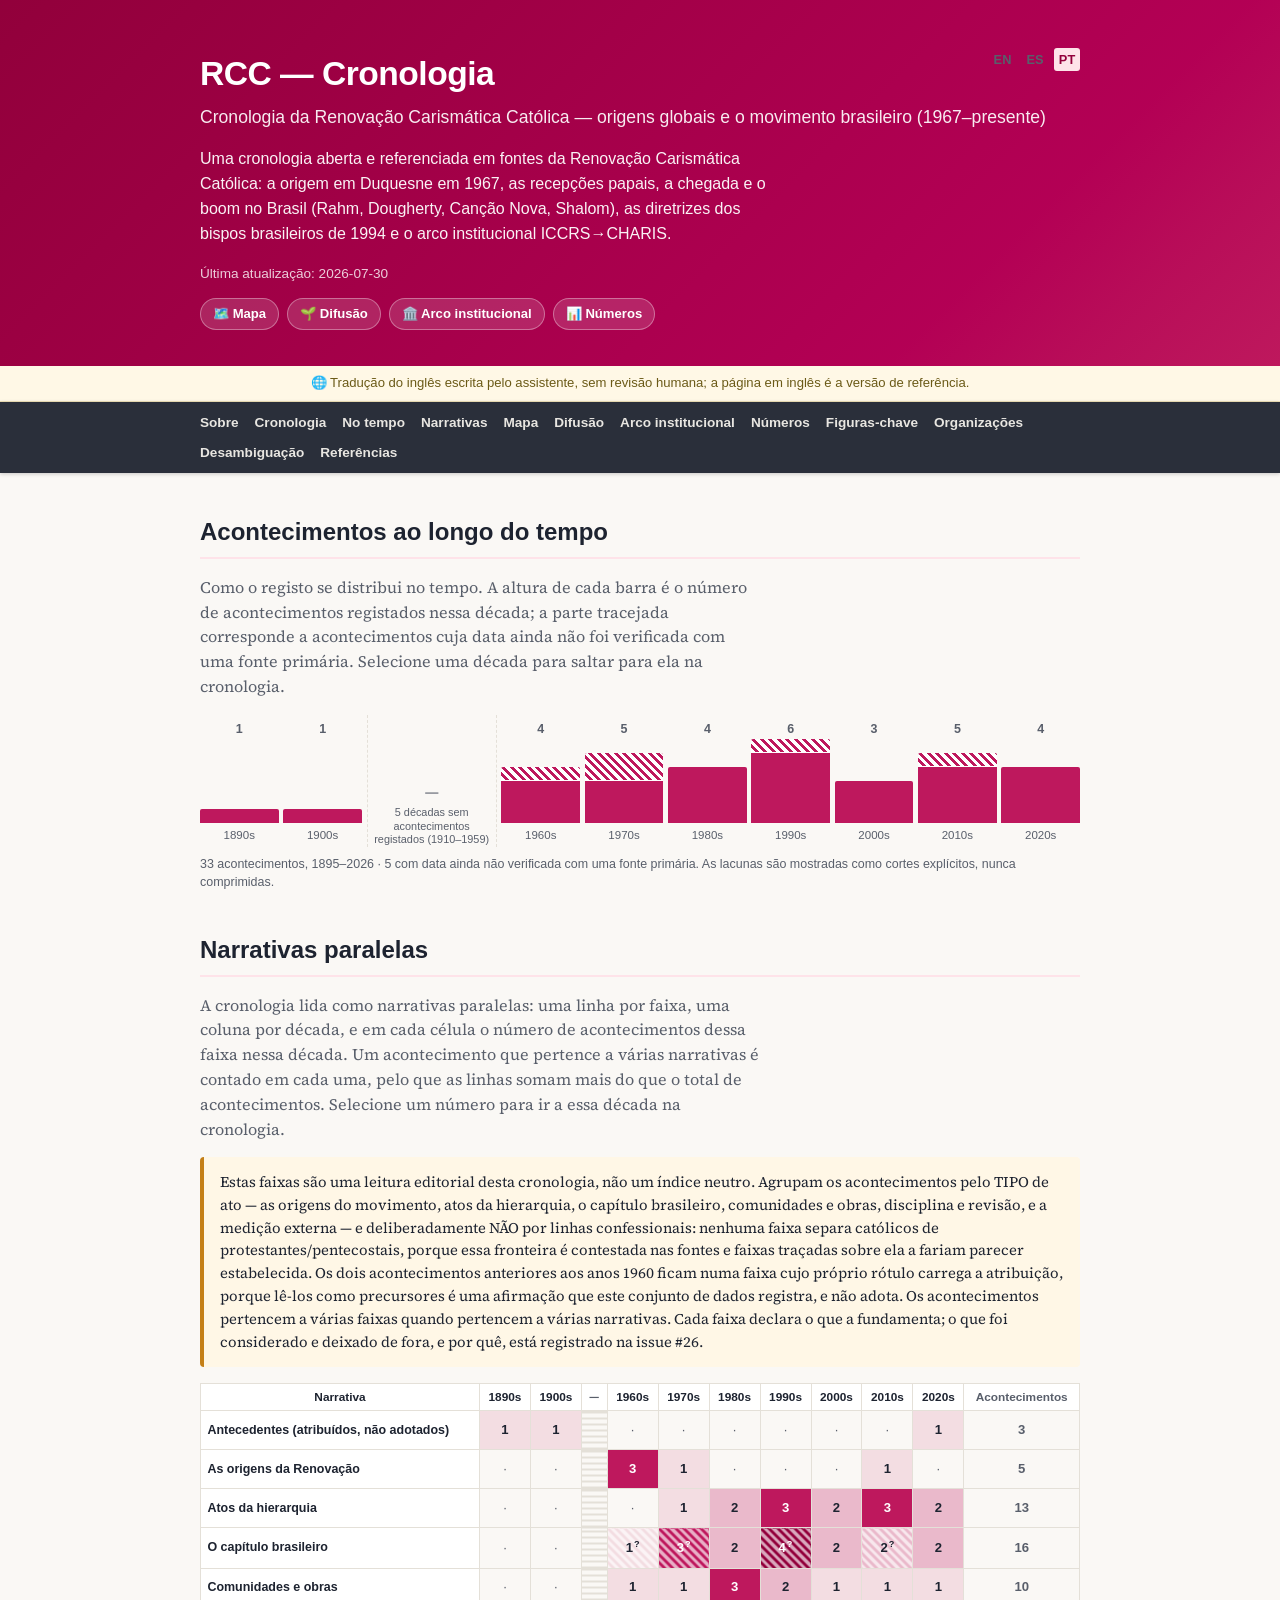
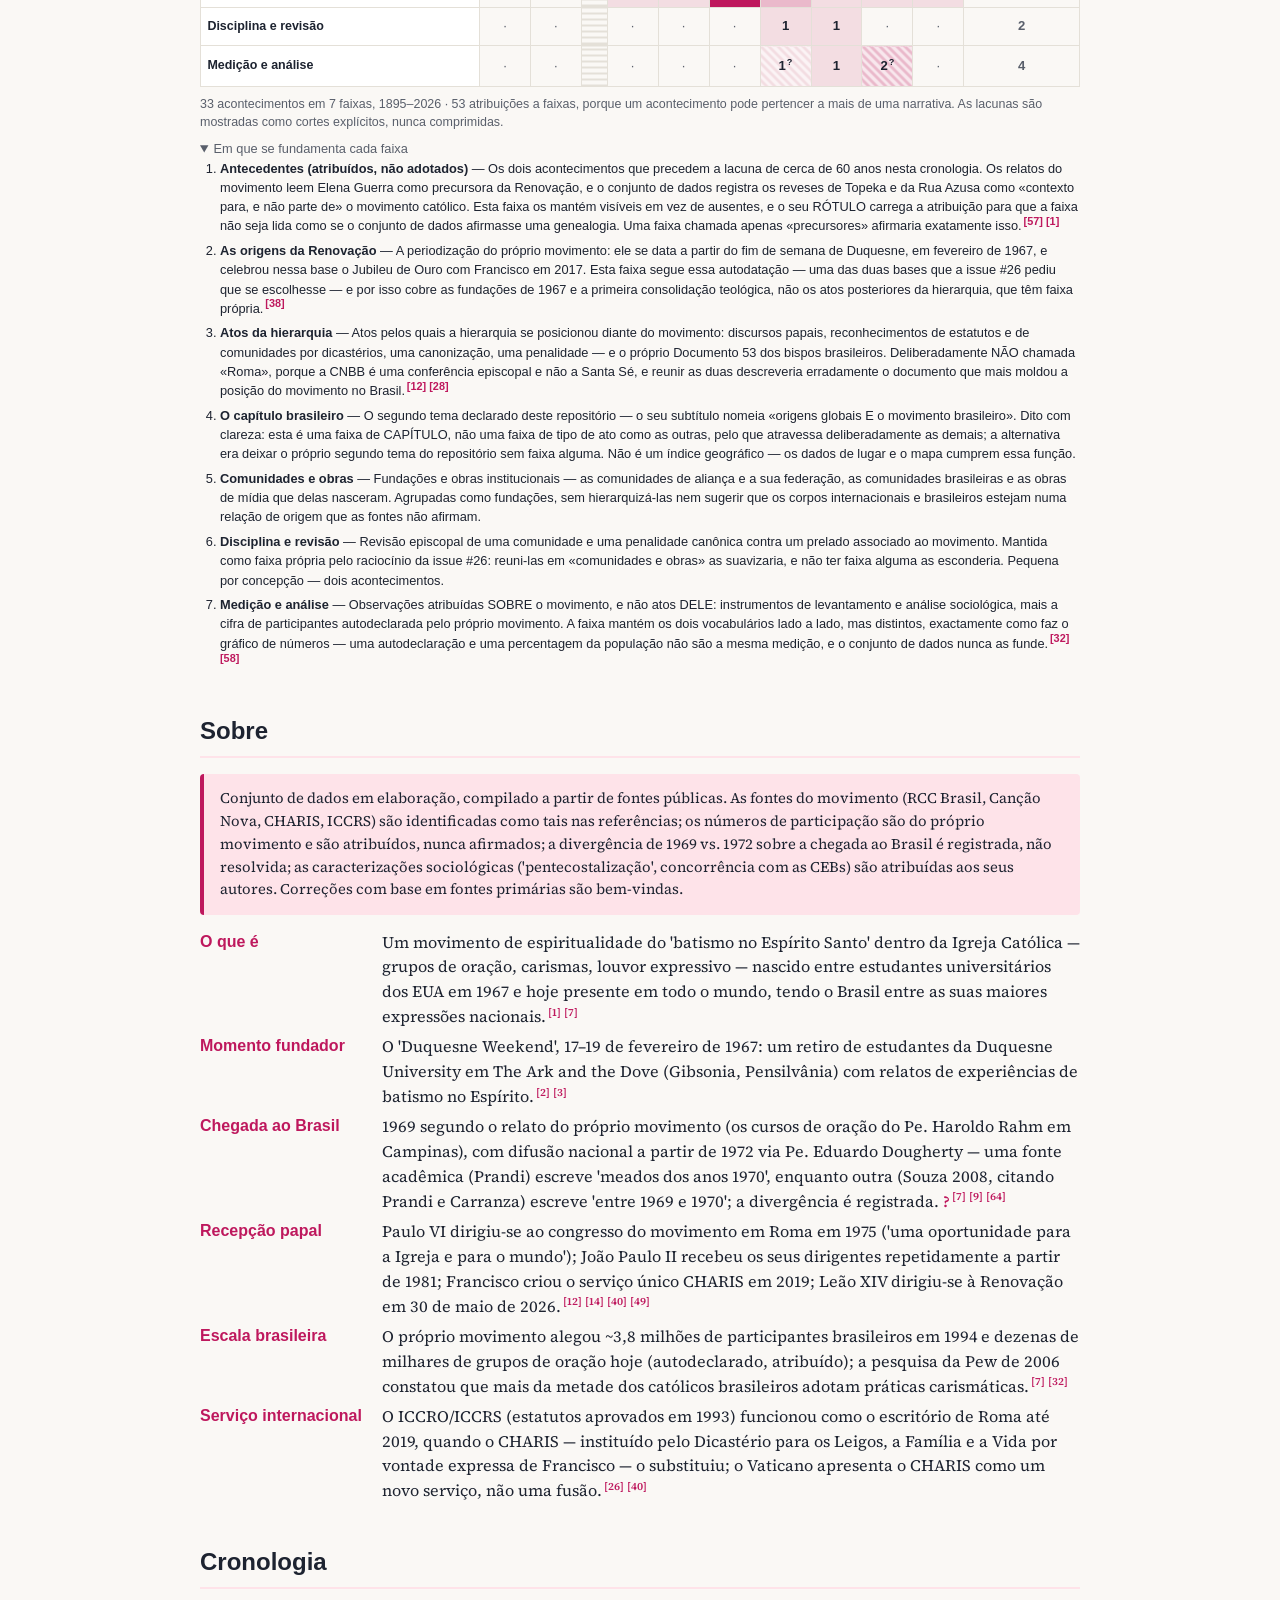
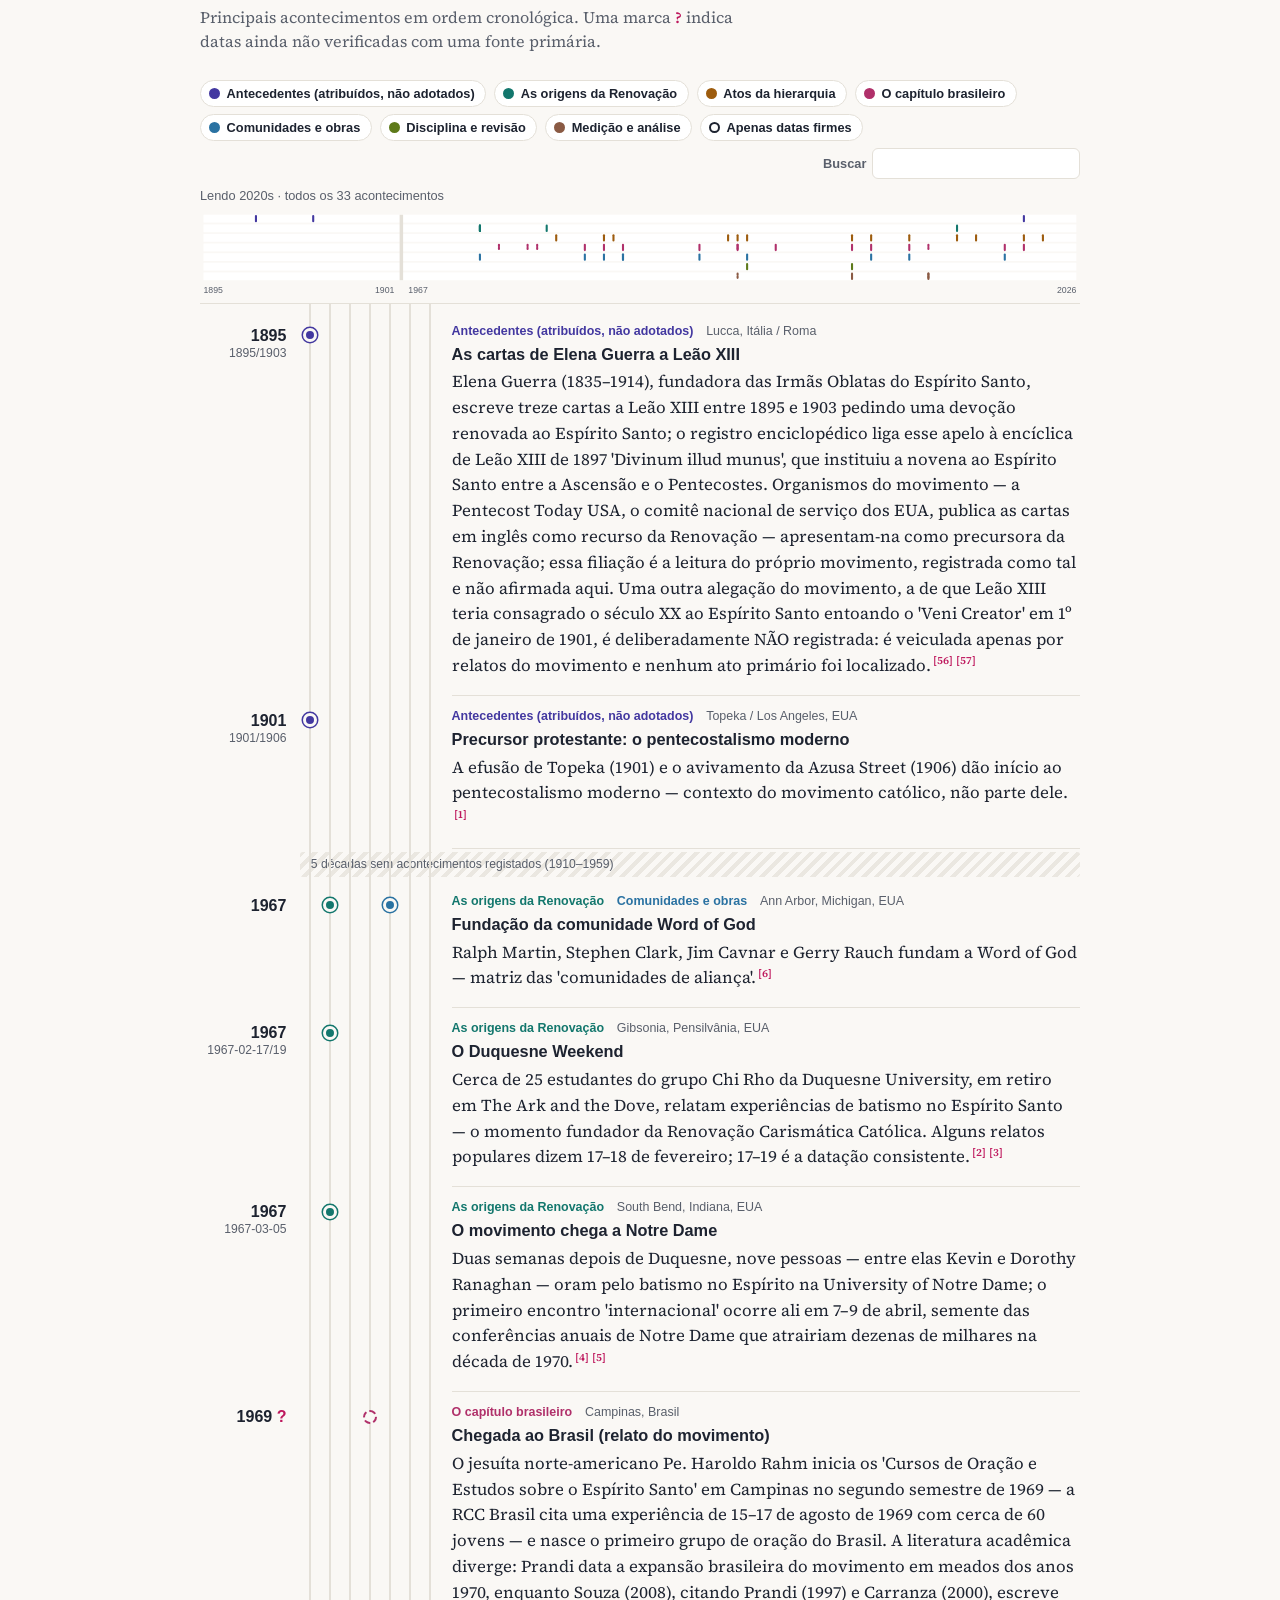
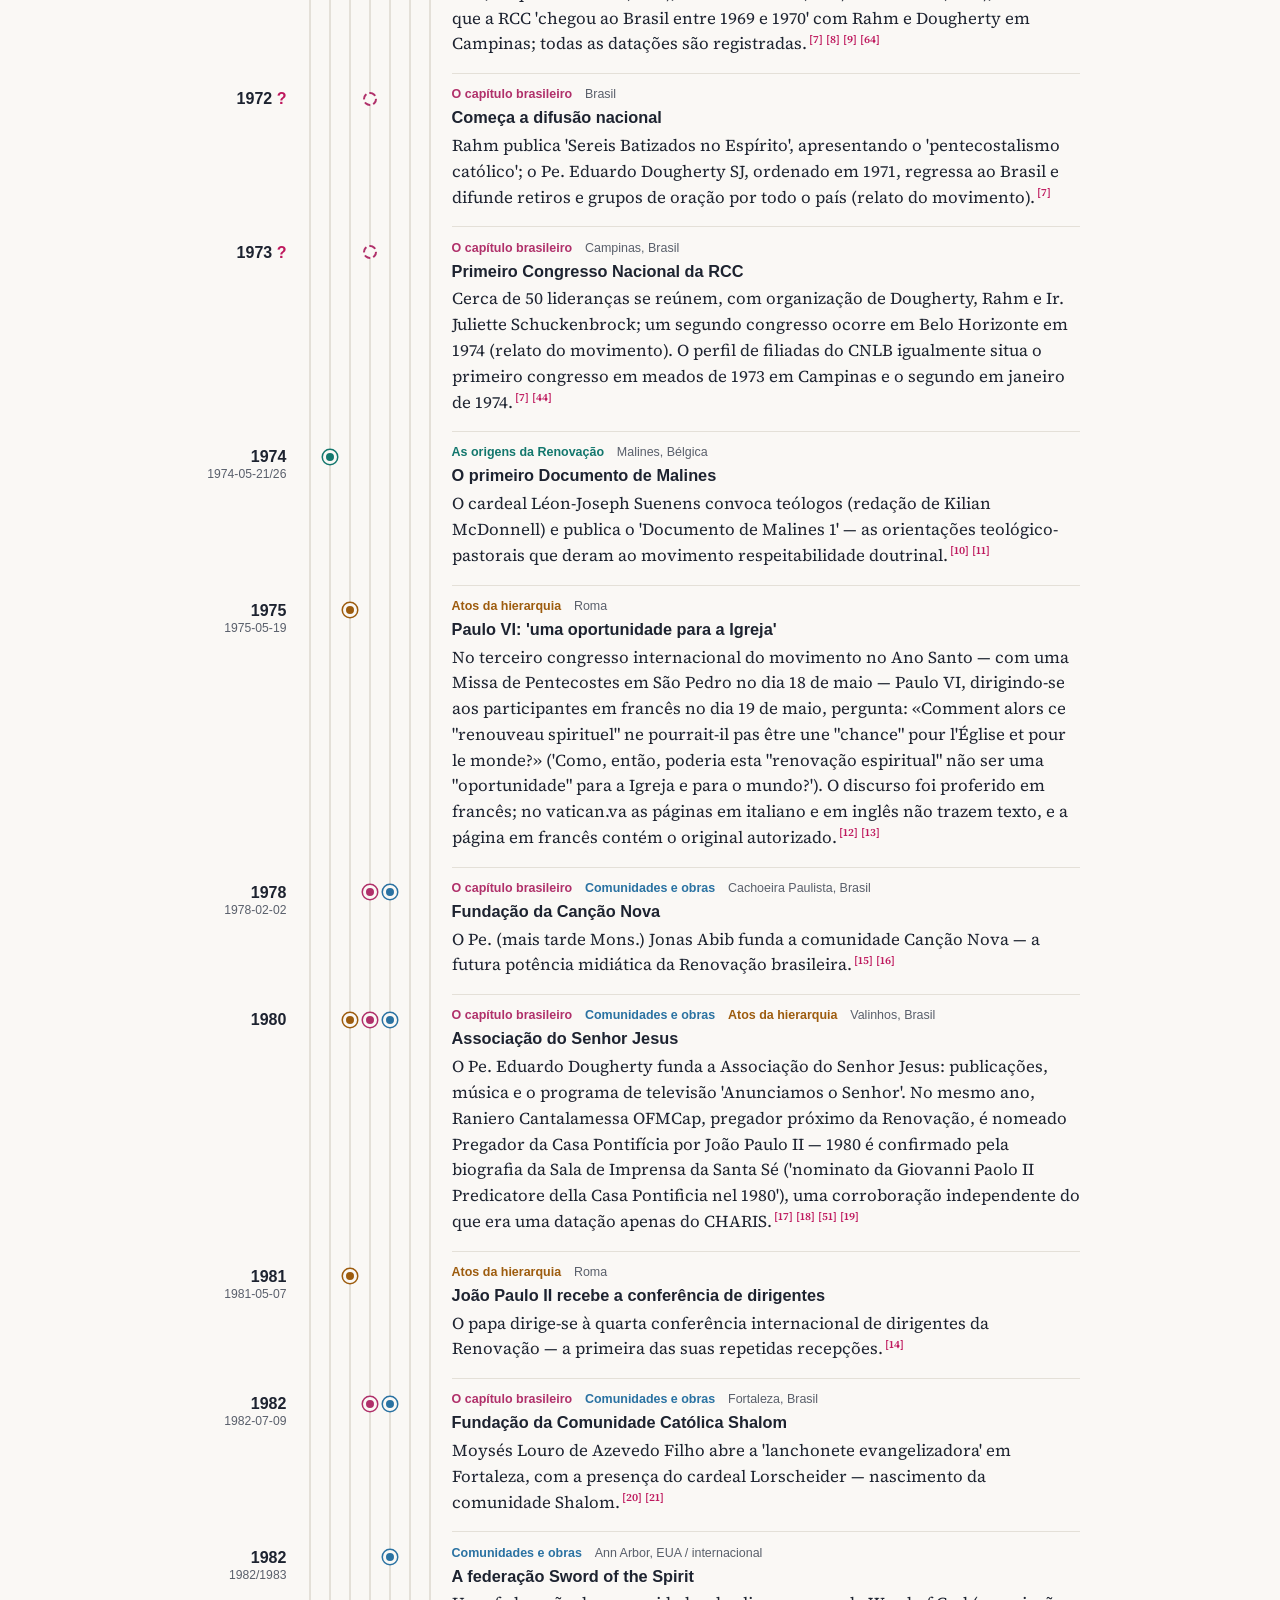
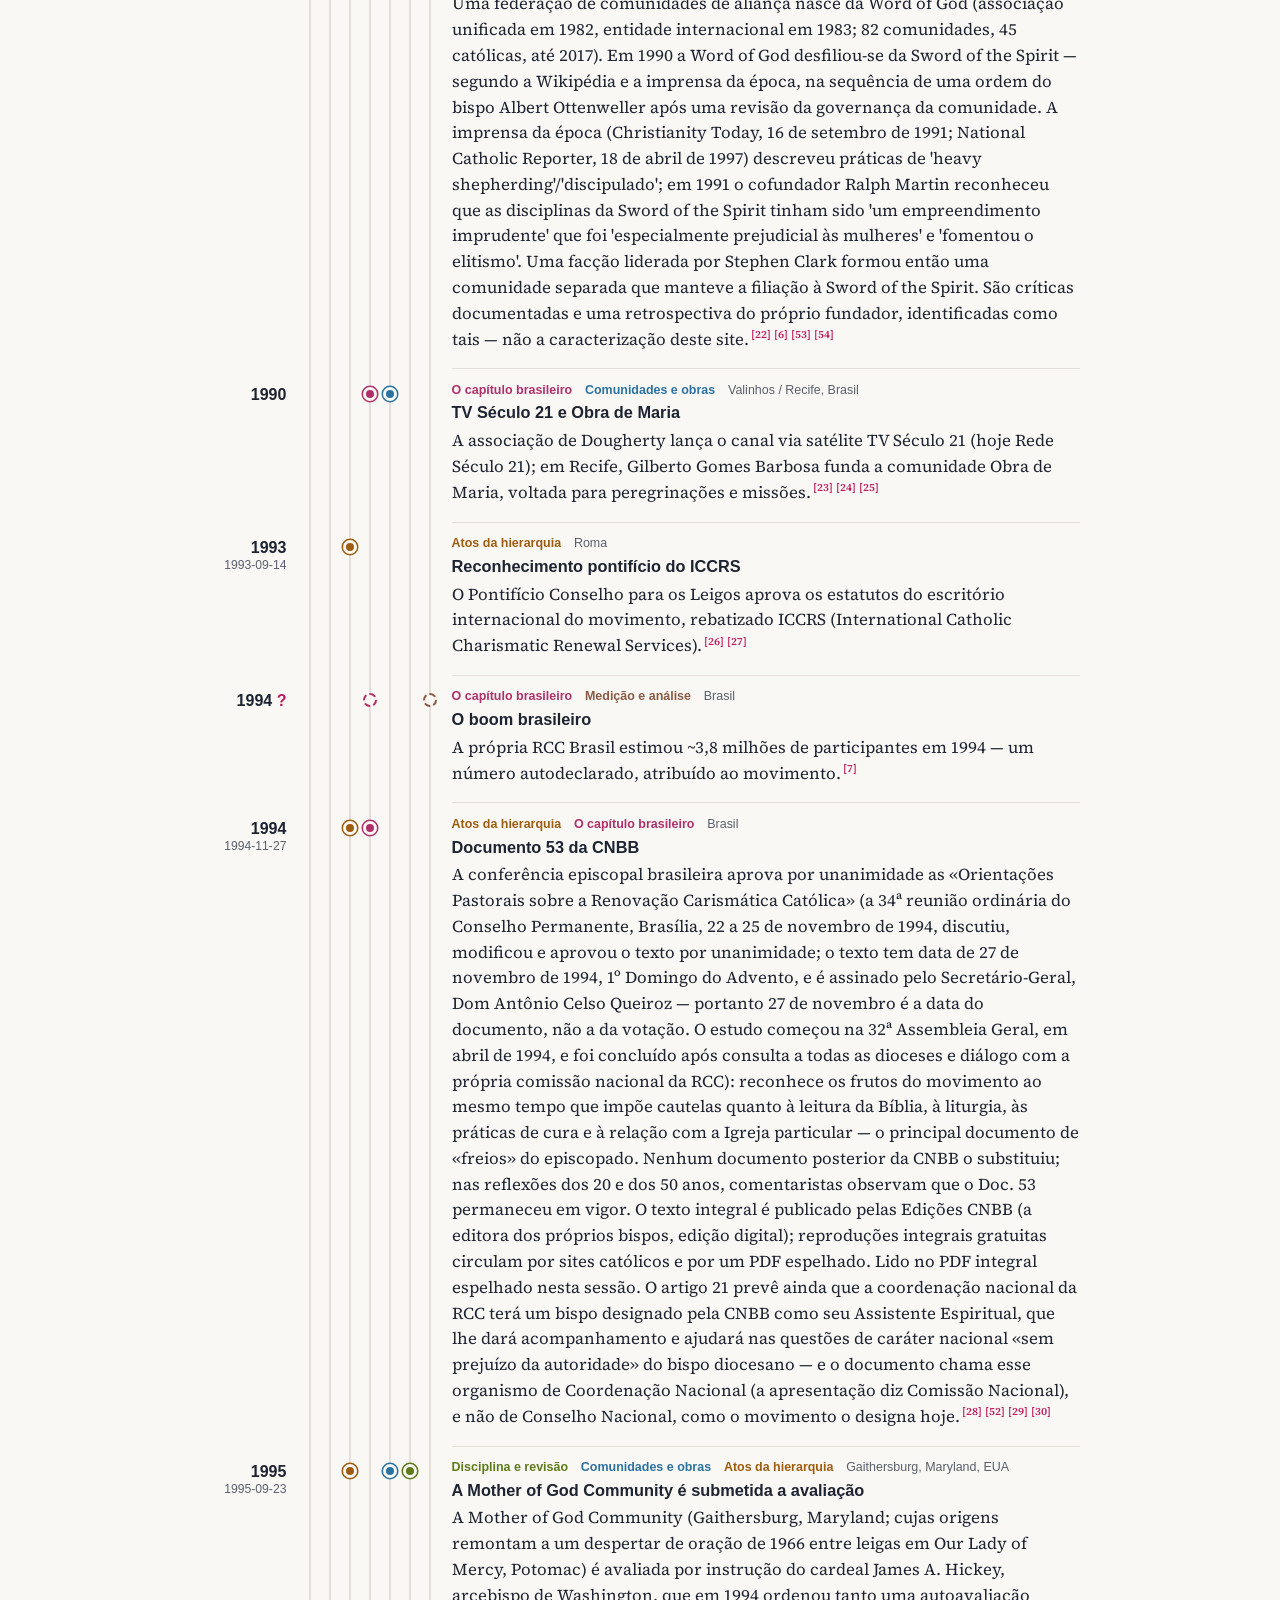
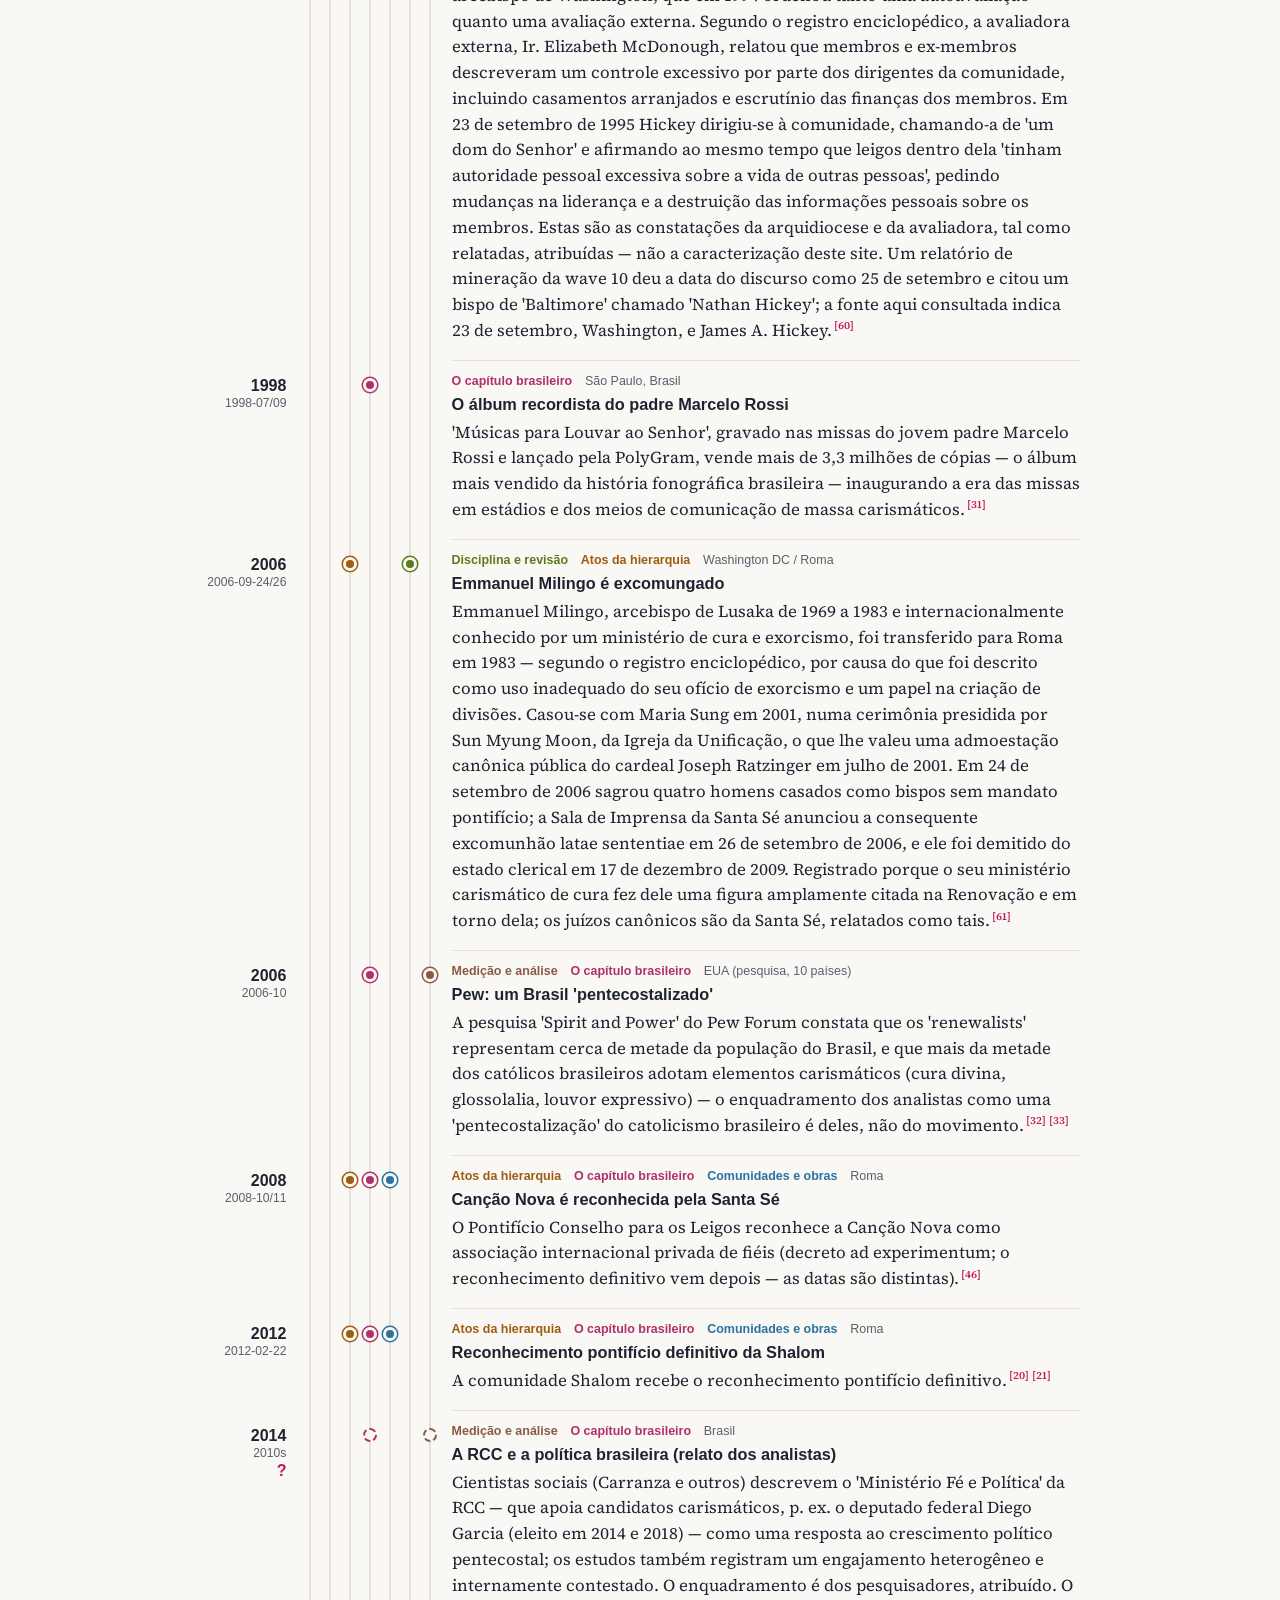
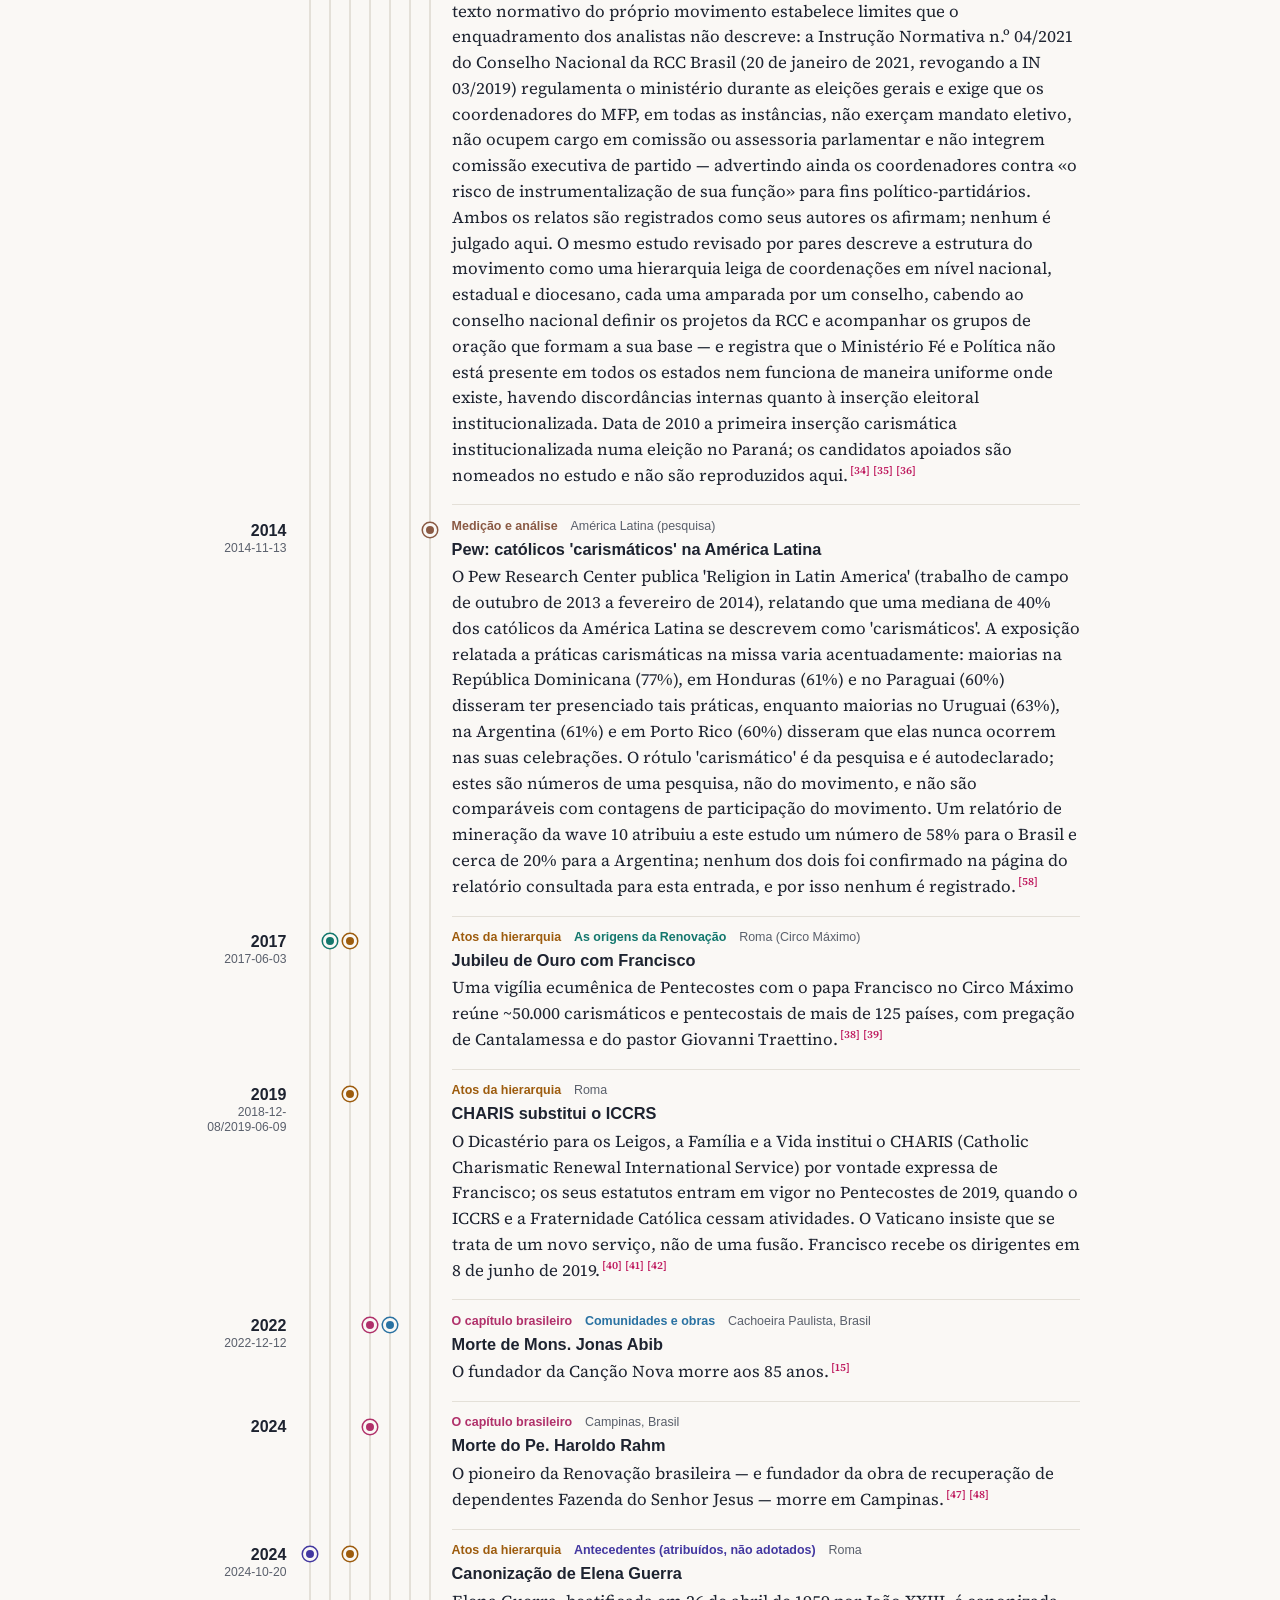
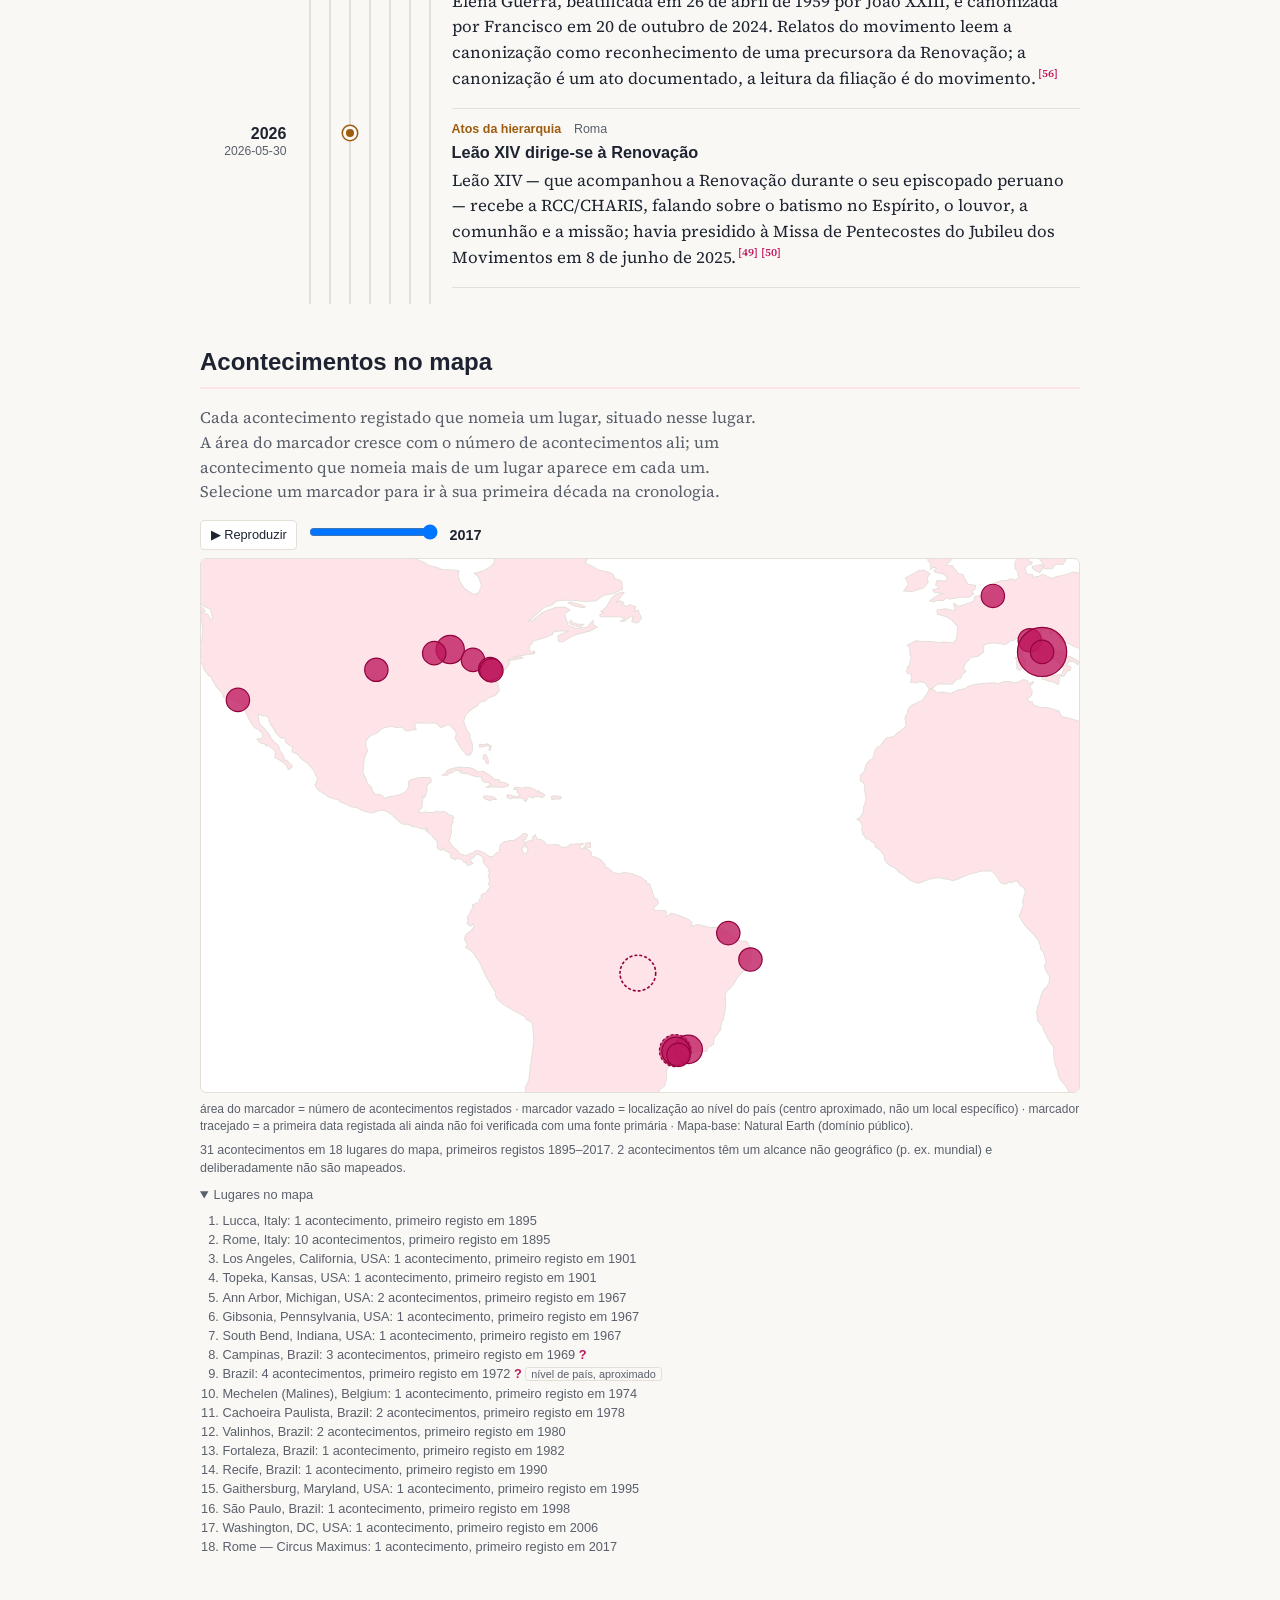
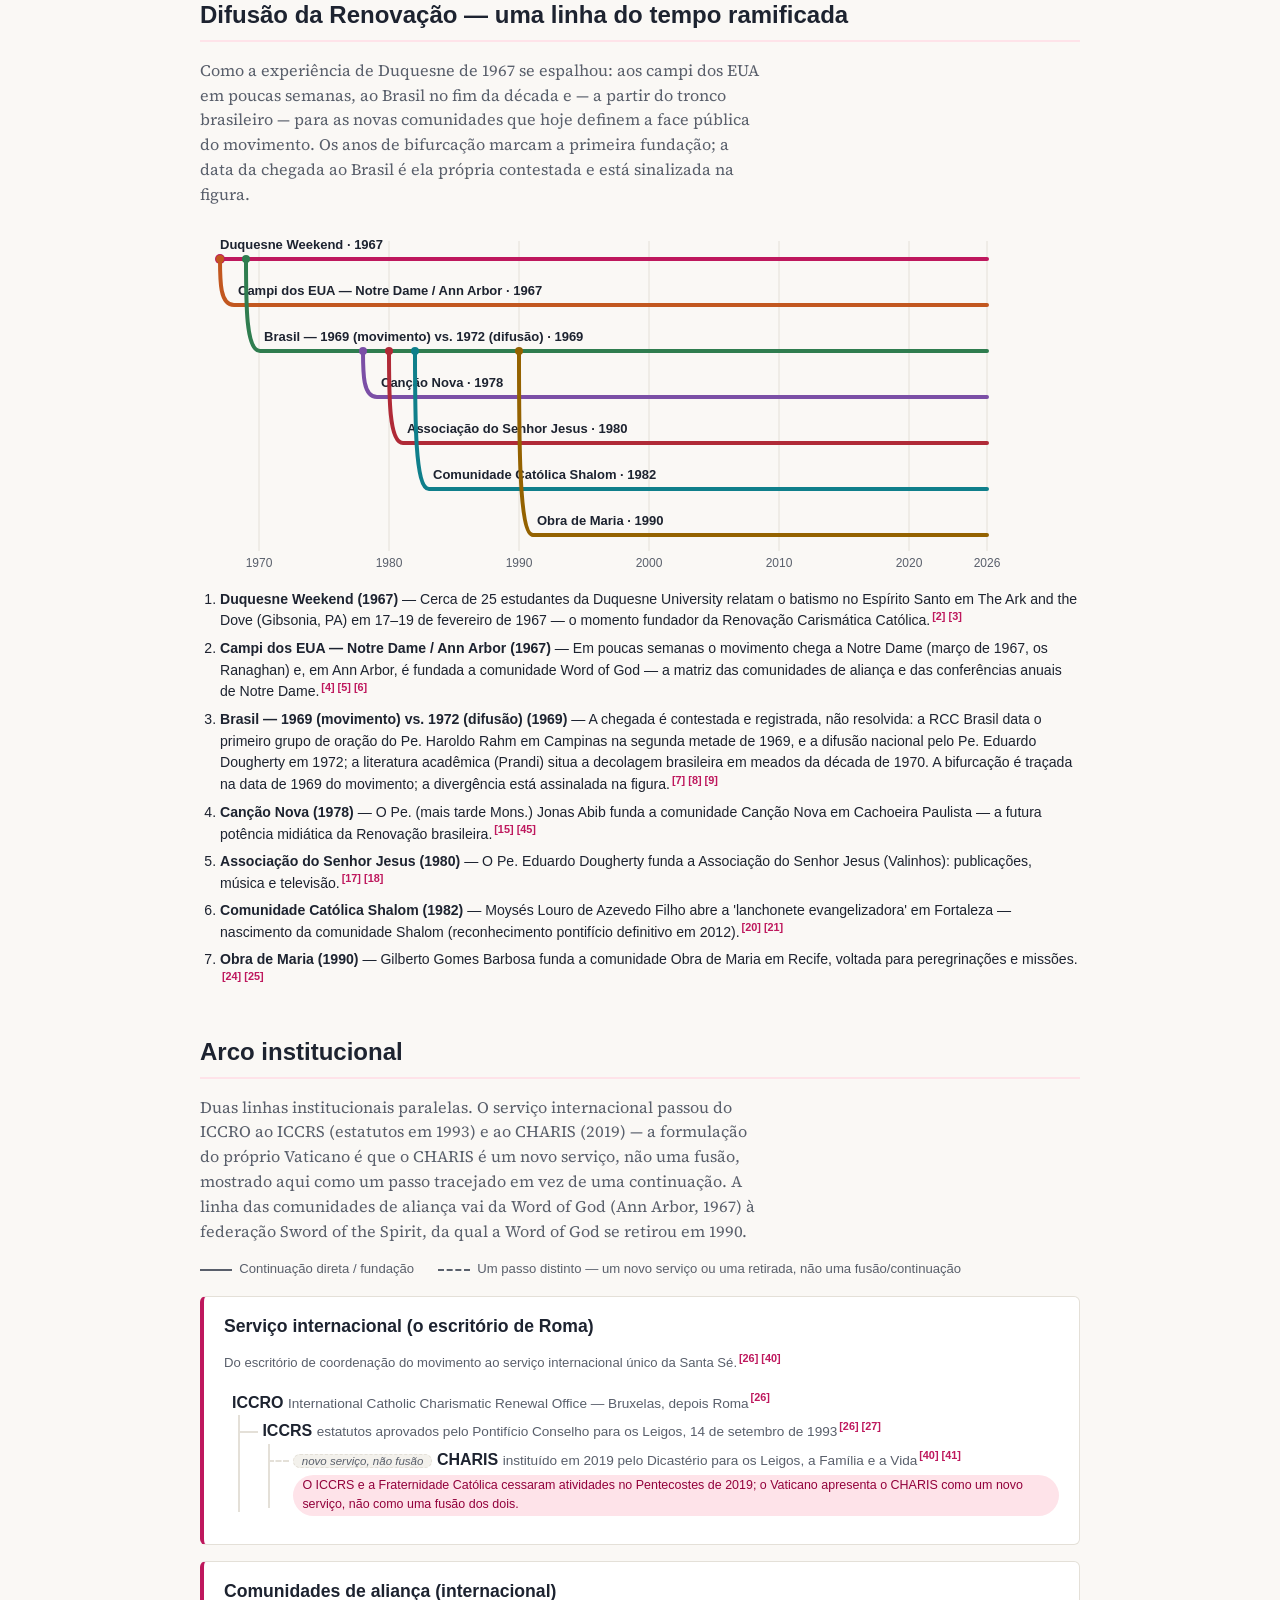
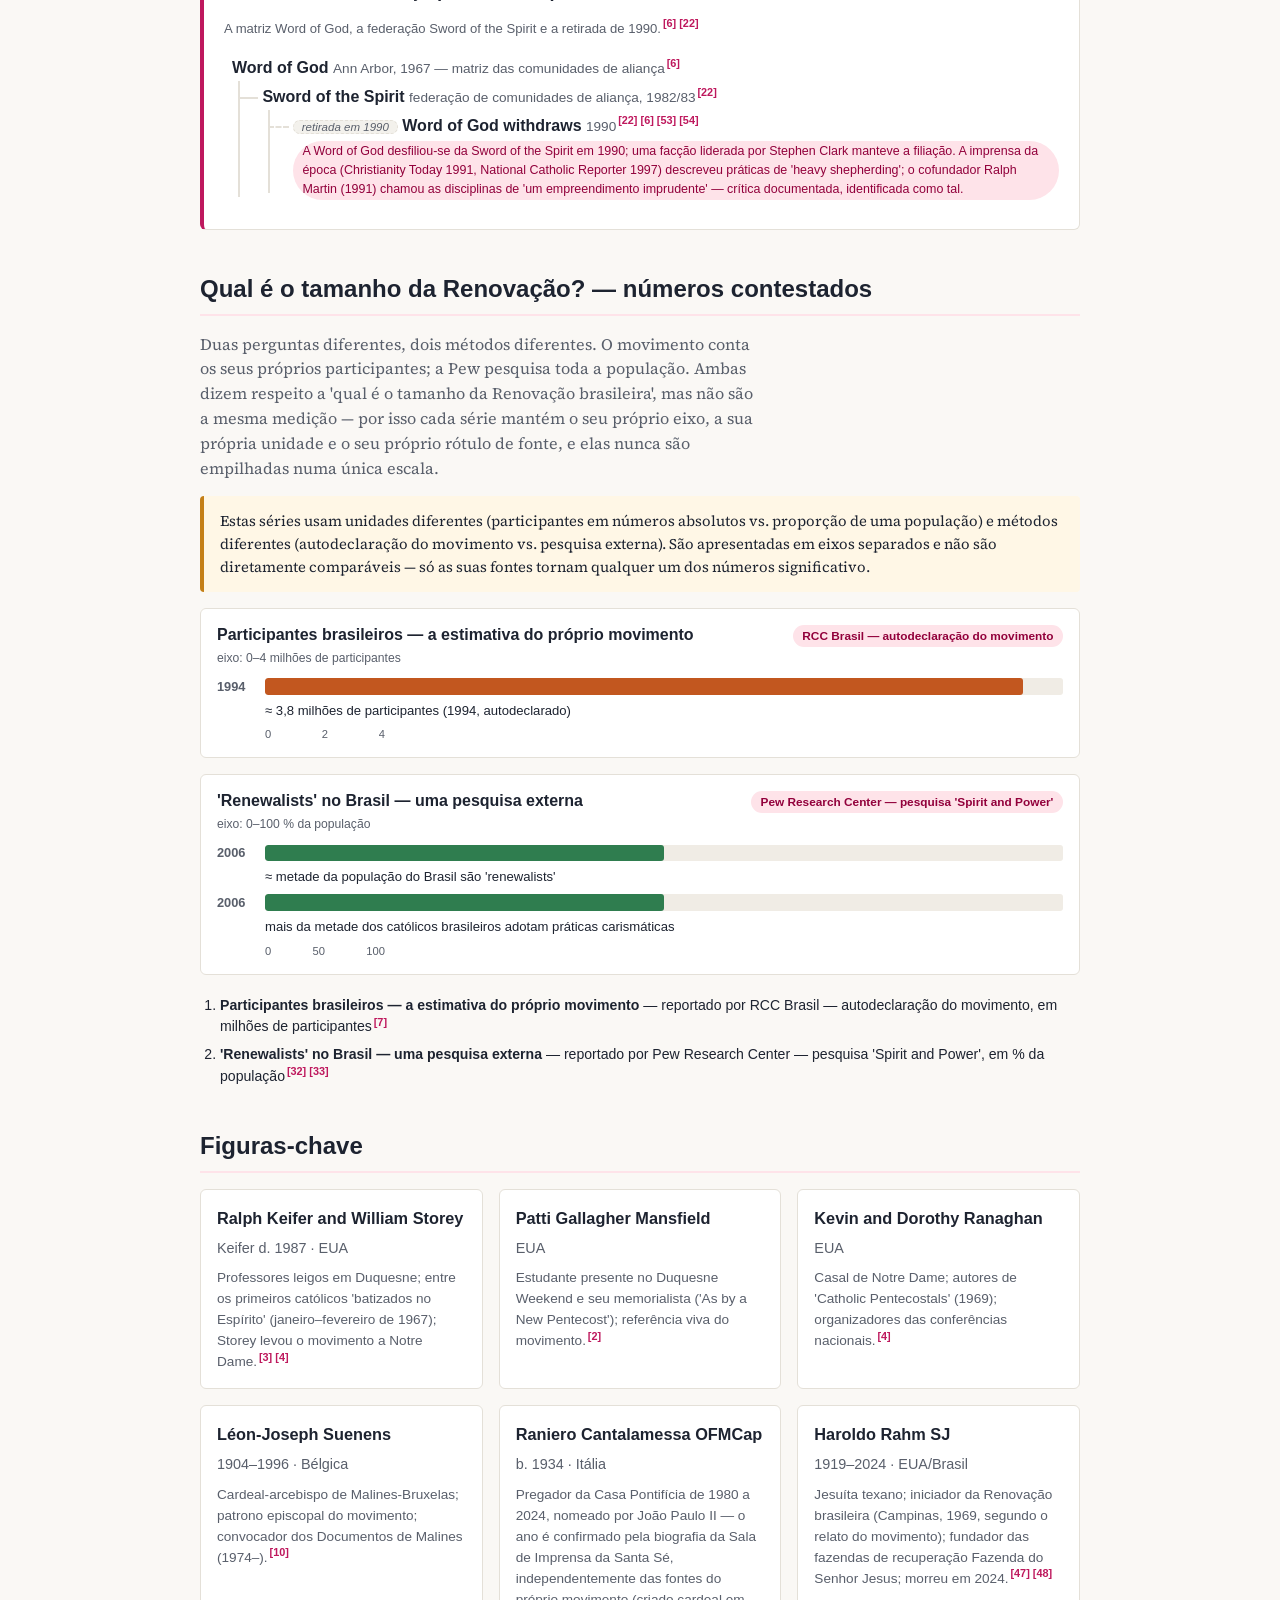
<file: docs/pt/index.html>
<!DOCTYPE html>
<html lang="pt">
<head>
  <meta charset="utf-8">
  <meta name="viewport" content="width=device-width, initial-scale=1">
  <title>RCC — Cronologia</title>
  <meta name="description" content="Uma cronologia aberta e referenciada em fontes da Renovação Carismática Católica: a origem em Duquesne em 1967, as recepções papais, a chegada e o boom no Brasil (Rahm, Dougherty, Canção Nova, Shalom), as diretrizes dos bispos brasileiros de 1994 e o arco institucional ICCRS→CHARIS.">
  <!-- Google tag (gtag.js) -->
  <script async src="https://www.googletagmanager.com/gtag/js?id=G-R9LV1QZHVE"></script>
  <script>
    window.dataLayer = window.dataLayer || [];
    function gtag(){dataLayer.push(arguments);}
    gtag('js', new Date());
    gtag('config', 'G-R9LV1QZHVE');
  </script>
  <link rel="stylesheet" href="../styles.css">
  <script src="../river.js" defer></script>
  <script src="../cite.js" defer data-label="Referência" data-all="Todas as referências"></script>
  <link rel="canonical" href="https://cronologia.github.io/rcc/pt/">
  <link rel="alternate" hreflang="en" href="https://cronologia.github.io/rcc/en/">
  <link rel="alternate" hreflang="es" href="https://cronologia.github.io/rcc/es/">
  <link rel="alternate" hreflang="pt" href="https://cronologia.github.io/rcc/pt/">
  <link rel="alternate" hreflang="x-default" href="https://cronologia.github.io/rcc/">
  <meta property="og:type" content="website">
  <meta property="og:site_name" content="RCC — Cronologia">
  <meta property="og:locale" content="pt_BR">
  <meta property="og:title" content="RCC — Cronologia">
  <meta property="og:description" content="Uma cronologia aberta e referenciada em fontes da Renovação Carismática Católica: a origem em Duquesne em 1967, as recepções papais, a chegada e o boom no Brasil (Rahm, Dougherty, Canção Nova, Shalom), as diretrizes dos bispos brasileiros de 1994 e o arco institucional ICCRS→CHARIS.">
  <meta property="og:url" content="https://cronologia.github.io/rcc/pt/">
  <meta name="twitter:card" content="summary">
  <meta name="twitter:title" content="RCC — Cronologia">
  <meta name="twitter:description" content="Uma cronologia aberta e referenciada em fontes da Renovação Carismática Católica: a origem em Duquesne em 1967, as recepções papais, a chegada e o boom no Brasil (Rahm, Dougherty, Canção Nova, Shalom), as diretrizes dos bispos brasileiros de 1994 e o arco institucional ICCRS→CHARIS.">
  <script type="application/ld+json">
  {
    "@context": "https://schema.org",
    "@type": "WebSite",
    "name": "RCC — Cronologia",
    "description": "Uma cronologia aberta e referenciada em fontes da Renovação Carismática Católica: a origem em Duquesne em 1967, as recepções papais, a chegada e o boom no Brasil (Rahm, Dougherty, Canção Nova, Shalom), as diretrizes dos bispos brasileiros de 1994 e o arco institucional ICCRS→CHARIS.",
    "url": "https://cronologia.github.io/rcc/pt/",
    "inLanguage": "pt"
  }
  </script>
</head>
<body>
  <header class="site-header">
    <div class="wrap">
      <nav class="lang-switch" aria-label="Idioma"><a href="../en/" hreflang="en">EN</a><a href="../es/" hreflang="es">ES</a><span class="lang-current" aria-current="true">PT</span></nav>
      <h1>RCC — Cronologia</h1>
      <p class="subtitle">Cronologia da Renovação Carismática Católica — origens globais e o movimento brasileiro (1967–presente)</p>
      <p class="lead">Uma cronologia aberta e referenciada em fontes da Renovação Carismática Católica: a origem em Duquesne em 1967, as recepções papais, a chegada e o boom no Brasil (Rahm, Dougherty, Canção Nova, Shalom), as diretrizes dos bispos brasileiros de 1994 e o arco institucional ICCRS→CHARIS.</p>
      <p class="updated">Última atualização: 2026-07-30</p>
      <div class="viz-chips">
        <a href="#places-map">🗺️ Mapa</a>
        <a href="#branch-timeline">🌱 Difusão</a>
        <a href="#lineage">🏛️ Arco institucional</a>
        <a href="#numbers-chart">📊 Números</a>
      </div>
    </div>
  </header>
  <div class="i18n-disclaimer" role="note">🌐 Tradução do inglês escrita pelo assistente, sem revisão humana; a página em inglês é a versão de referência.</div>

  <nav class="site-nav">
    <div class="wrap">
      <a href="#about">Sobre</a>
      <a href="#chronology">Cronologia</a>
      <a href="#chronology-spine">No tempo</a>
      <a href="#threads">Narrativas</a>
      <a href="#places-map">Mapa</a>
      <a href="#branch-timeline">Difusão</a>
      <a href="#lineage">Arco institucional</a>
      <a href="#numbers-chart">Números</a>
      <a href="#figures">Figuras-chave</a>
      <a href="#organizations">Organizações</a>
      <a href="#disambiguation">Desambiguação</a>
      <a href="#references">Referências</a>
    </div>
  </nav>

  <main class="wrap">
    <section id="chronology-spine" class="viz">
      <h2>Acontecimentos ao longo do tempo</h2>
      <p class="section-intro">Como o registo se distribui no tempo. A altura de cada barra é o número de acontecimentos registados nessa década; a parte tracejada corresponde a acontecimentos cuja data ainda não foi verificada com uma fonte primária. Selecione uma década para saltar para ela na cronologia.</p>
      <figure class="chrono-spine">
        <div class="viz-scroll">
        <ol class="cs-track-list">
          <li class="cs-col"><a href="#decade-1890" title="1890s: 1 acontecimento"><span class="cs-count">1</span><span class="cs-track"><span class="cs-bar" style="height:16.7%"></span></span><span class="cs-label">1890s</span><span class="visually-hidden">1890s: 1 acontecimento</span></a></li>
          <li class="cs-col"><a href="#decade-1900" title="1900s: 1 acontecimento"><span class="cs-count">1</span><span class="cs-track"><span class="cs-bar" style="height:16.7%"></span></span><span class="cs-label">1900s</span><span class="visually-hidden">1900s: 1 acontecimento</span></a></li>
          <li class="cs-break"><span class="cs-break-mark" aria-hidden="true">⸺</span><span class="cs-break-label">5 décadas sem acontecimentos registados (1910–1959)</span></li>
          <li class="cs-col"><a href="#decade-1960" title="1960s: 4 acontecimentos, 1 com data não verificada"><span class="cs-count">4</span><span class="cs-track"><span class="cs-bar" style="height:66.7%"><span class="cs-unverified" style="height:25.037481259370313%"></span></span></span><span class="cs-label">1960s</span><span class="visually-hidden">1960s: 4 acontecimentos, 1 com data não verificada</span></a></li>
          <li class="cs-col"><a href="#decade-1970" title="1970s: 5 acontecimentos, 2 com data não verificada"><span class="cs-count">5</span><span class="cs-track"><span class="cs-bar" style="height:83.3%"><span class="cs-unverified" style="height:39.97599039615846%"></span></span></span><span class="cs-label">1970s</span><span class="visually-hidden">1970s: 5 acontecimentos, 2 com data não verificada</span></a></li>
          <li class="cs-col"><a href="#decade-1980" title="1980s: 4 acontecimentos"><span class="cs-count">4</span><span class="cs-track"><span class="cs-bar" style="height:66.7%"></span></span><span class="cs-label">1980s</span><span class="visually-hidden">1980s: 4 acontecimentos</span></a></li>
          <li class="cs-col"><a href="#decade-1990" title="1990s: 6 acontecimentos, 1 com data não verificada"><span class="cs-count">6</span><span class="cs-track"><span class="cs-bar" style="height:100%"><span class="cs-unverified" style="height:16.7%"></span></span></span><span class="cs-label">1990s</span><span class="visually-hidden">1990s: 6 acontecimentos, 1 com data não verificada</span></a></li>
          <li class="cs-col"><a href="#decade-2000" title="2000s: 3 acontecimentos"><span class="cs-count">3</span><span class="cs-track"><span class="cs-bar" style="height:50%"></span></span><span class="cs-label">2000s</span><span class="visually-hidden">2000s: 3 acontecimentos</span></a></li>
          <li class="cs-col"><a href="#decade-2010" title="2010s: 5 acontecimentos, 1 com data não verificada"><span class="cs-count">5</span><span class="cs-track"><span class="cs-bar" style="height:83.3%"><span class="cs-unverified" style="height:20.048019207683073%"></span></span></span><span class="cs-label">2010s</span><span class="visually-hidden">2010s: 5 acontecimentos, 1 com data não verificada</span></a></li>
          <li class="cs-col"><a href="#decade-2020" title="2020s: 4 acontecimentos"><span class="cs-count">4</span><span class="cs-track"><span class="cs-bar" style="height:66.7%"></span></span><span class="cs-label">2020s</span><span class="visually-hidden">2020s: 4 acontecimentos</span></a></li>
        </ol>
        </div>
        <figcaption>33 acontecimentos, 1895–2026 · 5 com data ainda não verificada com uma fonte primária. As lacunas são mostradas como cortes explícitos, nunca comprimidas.</figcaption>
      </figure>
    </section>

    <section id="threads" class="viz">
      <h2>Narrativas paralelas</h2>
      <p class="section-intro">A cronologia lida como narrativas paralelas: uma linha por faixa, uma coluna por década, e em cada célula o número de acontecimentos dessa faixa nessa década. Um acontecimento que pertence a várias narrativas é contado em cada uma, pelo que as linhas somam mais do que o total de acontecimentos. Selecione um número para ir a essa década na cronologia.</p>
      <p class="notice notice-attribution">Estas faixas são uma leitura editorial desta cronologia, não um índice neutro. Agrupam os acontecimentos pelo TIPO de ato — as origens do movimento, atos da hierarquia, o capítulo brasileiro, comunidades e obras, disciplina e revisão, e a medição externa — e deliberadamente NÃO por linhas confessionais: nenhuma faixa separa católicos de protestantes/pentecostais, porque essa fronteira é contestada nas fontes e faixas traçadas sobre ela a fariam parecer estabelecida. Os dois acontecimentos anteriores aos anos 1960 ficam numa faixa cujo próprio rótulo carrega a atribuição, porque lê-los como precursores é uma afirmação que este conjunto de dados registra, e não adota. Os acontecimentos pertencem a várias faixas quando pertencem a várias narrativas. Cada faixa declara o que a fundamenta; o que foi considerado e deixado de fora, e por quê, está registrado na issue #26.</p>
      <figure class="swimlanes">
        <div class="viz-scroll">
        <table class="sw-grid">
          <thead>
            <tr><th scope="col">Narrativa</th><th scope="col">1890s</th><th scope="col">1900s</th><th scope="col" class="sw-break" title="5 décadas sem acontecimentos registados (1910–1959)"><span aria-hidden="true">⸺</span><span class="visually-hidden">5 décadas sem acontecimentos registados (1910–1959)</span></th><th scope="col">1960s</th><th scope="col">1970s</th><th scope="col">1980s</th><th scope="col">1990s</th><th scope="col">2000s</th><th scope="col">2010s</th><th scope="col">2020s</th><th scope="col" class="sw-total">Acontecimentos</th></tr>
          </thead>
          <tbody>
          <tr>
            <th scope="row">Antecedentes (atribuídos, não adotados)</th>
            <td class="sw-cell sw-i1"><a href="#decade-1890" title="Antecedentes (atribuídos, não adotados), 1890s: 1 acontecimento">1<span class="visually-hidden">Antecedentes (atribuídos, não adotados), 1890s: 1 acontecimento</span></a></td><td class="sw-cell sw-i1"><a href="#decade-1900" title="Antecedentes (atribuídos, não adotados), 1900s: 1 acontecimento">1<span class="visually-hidden">Antecedentes (atribuídos, não adotados), 1900s: 1 acontecimento</span></a></td><td class="sw-break"></td><td class="sw-cell sw-zero"><span class="visually-hidden">Antecedentes (atribuídos, não adotados), 1960s: sem acontecimentos registados</span></td><td class="sw-cell sw-zero"><span class="visually-hidden">Antecedentes (atribuídos, não adotados), 1970s: sem acontecimentos registados</span></td><td class="sw-cell sw-zero"><span class="visually-hidden">Antecedentes (atribuídos, não adotados), 1980s: sem acontecimentos registados</span></td><td class="sw-cell sw-zero"><span class="visually-hidden">Antecedentes (atribuídos, não adotados), 1990s: sem acontecimentos registados</span></td><td class="sw-cell sw-zero"><span class="visually-hidden">Antecedentes (atribuídos, não adotados), 2000s: sem acontecimentos registados</span></td><td class="sw-cell sw-zero"><span class="visually-hidden">Antecedentes (atribuídos, não adotados), 2010s: sem acontecimentos registados</span></td><td class="sw-cell sw-i1"><a href="#decade-2020" title="Antecedentes (atribuídos, não adotados), 2020s: 1 acontecimento">1<span class="visually-hidden">Antecedentes (atribuídos, não adotados), 2020s: 1 acontecimento</span></a></td>
            <td class="sw-total">3</td>
          </tr>
          <tr>
            <th scope="row">As origens da Renovação</th>
            <td class="sw-cell sw-zero"><span class="visually-hidden">As origens da Renovação, 1890s: sem acontecimentos registados</span></td><td class="sw-cell sw-zero"><span class="visually-hidden">As origens da Renovação, 1900s: sem acontecimentos registados</span></td><td class="sw-break"></td><td class="sw-cell sw-i3"><a href="#decade-1960" title="As origens da Renovação, 1960s: 3 acontecimentos">3<span class="visually-hidden">As origens da Renovação, 1960s: 3 acontecimentos</span></a></td><td class="sw-cell sw-i1"><a href="#decade-1970" title="As origens da Renovação, 1970s: 1 acontecimento">1<span class="visually-hidden">As origens da Renovação, 1970s: 1 acontecimento</span></a></td><td class="sw-cell sw-zero"><span class="visually-hidden">As origens da Renovação, 1980s: sem acontecimentos registados</span></td><td class="sw-cell sw-zero"><span class="visually-hidden">As origens da Renovação, 1990s: sem acontecimentos registados</span></td><td class="sw-cell sw-zero"><span class="visually-hidden">As origens da Renovação, 2000s: sem acontecimentos registados</span></td><td class="sw-cell sw-i1"><a href="#decade-2010" title="As origens da Renovação, 2010s: 1 acontecimento">1<span class="visually-hidden">As origens da Renovação, 2010s: 1 acontecimento</span></a></td><td class="sw-cell sw-zero"><span class="visually-hidden">As origens da Renovação, 2020s: sem acontecimentos registados</span></td>
            <td class="sw-total">5</td>
          </tr>
          <tr>
            <th scope="row">Atos da hierarquia</th>
            <td class="sw-cell sw-zero"><span class="visually-hidden">Atos da hierarquia, 1890s: sem acontecimentos registados</span></td><td class="sw-cell sw-zero"><span class="visually-hidden">Atos da hierarquia, 1900s: sem acontecimentos registados</span></td><td class="sw-break"></td><td class="sw-cell sw-zero"><span class="visually-hidden">Atos da hierarquia, 1960s: sem acontecimentos registados</span></td><td class="sw-cell sw-i1"><a href="#decade-1970" title="Atos da hierarquia, 1970s: 1 acontecimento">1<span class="visually-hidden">Atos da hierarquia, 1970s: 1 acontecimento</span></a></td><td class="sw-cell sw-i2"><a href="#decade-1980" title="Atos da hierarquia, 1980s: 2 acontecimentos">2<span class="visually-hidden">Atos da hierarquia, 1980s: 2 acontecimentos</span></a></td><td class="sw-cell sw-i3"><a href="#decade-1990" title="Atos da hierarquia, 1990s: 3 acontecimentos">3<span class="visually-hidden">Atos da hierarquia, 1990s: 3 acontecimentos</span></a></td><td class="sw-cell sw-i2"><a href="#decade-2000" title="Atos da hierarquia, 2000s: 2 acontecimentos">2<span class="visually-hidden">Atos da hierarquia, 2000s: 2 acontecimentos</span></a></td><td class="sw-cell sw-i3"><a href="#decade-2010" title="Atos da hierarquia, 2010s: 3 acontecimentos">3<span class="visually-hidden">Atos da hierarquia, 2010s: 3 acontecimentos</span></a></td><td class="sw-cell sw-i2"><a href="#decade-2020" title="Atos da hierarquia, 2020s: 2 acontecimentos">2<span class="visually-hidden">Atos da hierarquia, 2020s: 2 acontecimentos</span></a></td>
            <td class="sw-total">13</td>
          </tr>
          <tr>
            <th scope="row">O capítulo brasileiro</th>
            <td class="sw-cell sw-zero"><span class="visually-hidden">O capítulo brasileiro, 1890s: sem acontecimentos registados</span></td><td class="sw-cell sw-zero"><span class="visually-hidden">O capítulo brasileiro, 1900s: sem acontecimentos registados</span></td><td class="sw-break"></td><td class="sw-cell sw-i1 sw-has-unverified"><a href="#decade-1960" title="O capítulo brasileiro, 1960s: 1 acontecimento, 1 com data ainda não verificada com uma fonte primária">1<span class="sw-flag" aria-hidden="true">?</span><span class="visually-hidden">O capítulo brasileiro, 1960s: 1 acontecimento, 1 com data ainda não verificada com uma fonte primária</span></a></td><td class="sw-cell sw-i3 sw-has-unverified"><a href="#decade-1970" title="O capítulo brasileiro, 1970s: 3 acontecimentos, 2 com data ainda não verificada com uma fonte primária">3<span class="sw-flag" aria-hidden="true">?</span><span class="visually-hidden">O capítulo brasileiro, 1970s: 3 acontecimentos, 2 com data ainda não verificada com uma fonte primária</span></a></td><td class="sw-cell sw-i2"><a href="#decade-1980" title="O capítulo brasileiro, 1980s: 2 acontecimentos">2<span class="visually-hidden">O capítulo brasileiro, 1980s: 2 acontecimentos</span></a></td><td class="sw-cell sw-i4 sw-has-unverified"><a href="#decade-1990" title="O capítulo brasileiro, 1990s: 4 acontecimentos, 1 com data ainda não verificada com uma fonte primária">4<span class="sw-flag" aria-hidden="true">?</span><span class="visually-hidden">O capítulo brasileiro, 1990s: 4 acontecimentos, 1 com data ainda não verificada com uma fonte primária</span></a></td><td class="sw-cell sw-i2"><a href="#decade-2000" title="O capítulo brasileiro, 2000s: 2 acontecimentos">2<span class="visually-hidden">O capítulo brasileiro, 2000s: 2 acontecimentos</span></a></td><td class="sw-cell sw-i2 sw-has-unverified"><a href="#decade-2010" title="O capítulo brasileiro, 2010s: 2 acontecimentos, 1 com data ainda não verificada com uma fonte primária">2<span class="sw-flag" aria-hidden="true">?</span><span class="visually-hidden">O capítulo brasileiro, 2010s: 2 acontecimentos, 1 com data ainda não verificada com uma fonte primária</span></a></td><td class="sw-cell sw-i2"><a href="#decade-2020" title="O capítulo brasileiro, 2020s: 2 acontecimentos">2<span class="visually-hidden">O capítulo brasileiro, 2020s: 2 acontecimentos</span></a></td>
            <td class="sw-total">16</td>
          </tr>
          <tr>
            <th scope="row">Comunidades e obras</th>
            <td class="sw-cell sw-zero"><span class="visually-hidden">Comunidades e obras, 1890s: sem acontecimentos registados</span></td><td class="sw-cell sw-zero"><span class="visually-hidden">Comunidades e obras, 1900s: sem acontecimentos registados</span></td><td class="sw-break"></td><td class="sw-cell sw-i1"><a href="#decade-1960" title="Comunidades e obras, 1960s: 1 acontecimento">1<span class="visually-hidden">Comunidades e obras, 1960s: 1 acontecimento</span></a></td><td class="sw-cell sw-i1"><a href="#decade-1970" title="Comunidades e obras, 1970s: 1 acontecimento">1<span class="visually-hidden">Comunidades e obras, 1970s: 1 acontecimento</span></a></td><td class="sw-cell sw-i3"><a href="#decade-1980" title="Comunidades e obras, 1980s: 3 acontecimentos">3<span class="visually-hidden">Comunidades e obras, 1980s: 3 acontecimentos</span></a></td><td class="sw-cell sw-i2"><a href="#decade-1990" title="Comunidades e obras, 1990s: 2 acontecimentos">2<span class="visually-hidden">Comunidades e obras, 1990s: 2 acontecimentos</span></a></td><td class="sw-cell sw-i1"><a href="#decade-2000" title="Comunidades e obras, 2000s: 1 acontecimento">1<span class="visually-hidden">Comunidades e obras, 2000s: 1 acontecimento</span></a></td><td class="sw-cell sw-i1"><a href="#decade-2010" title="Comunidades e obras, 2010s: 1 acontecimento">1<span class="visually-hidden">Comunidades e obras, 2010s: 1 acontecimento</span></a></td><td class="sw-cell sw-i1"><a href="#decade-2020" title="Comunidades e obras, 2020s: 1 acontecimento">1<span class="visually-hidden">Comunidades e obras, 2020s: 1 acontecimento</span></a></td>
            <td class="sw-total">10</td>
          </tr>
          <tr>
            <th scope="row">Disciplina e revisão</th>
            <td class="sw-cell sw-zero"><span class="visually-hidden">Disciplina e revisão, 1890s: sem acontecimentos registados</span></td><td class="sw-cell sw-zero"><span class="visually-hidden">Disciplina e revisão, 1900s: sem acontecimentos registados</span></td><td class="sw-break"></td><td class="sw-cell sw-zero"><span class="visually-hidden">Disciplina e revisão, 1960s: sem acontecimentos registados</span></td><td class="sw-cell sw-zero"><span class="visually-hidden">Disciplina e revisão, 1970s: sem acontecimentos registados</span></td><td class="sw-cell sw-zero"><span class="visually-hidden">Disciplina e revisão, 1980s: sem acontecimentos registados</span></td><td class="sw-cell sw-i1"><a href="#decade-1990" title="Disciplina e revisão, 1990s: 1 acontecimento">1<span class="visually-hidden">Disciplina e revisão, 1990s: 1 acontecimento</span></a></td><td class="sw-cell sw-i1"><a href="#decade-2000" title="Disciplina e revisão, 2000s: 1 acontecimento">1<span class="visually-hidden">Disciplina e revisão, 2000s: 1 acontecimento</span></a></td><td class="sw-cell sw-zero"><span class="visually-hidden">Disciplina e revisão, 2010s: sem acontecimentos registados</span></td><td class="sw-cell sw-zero"><span class="visually-hidden">Disciplina e revisão, 2020s: sem acontecimentos registados</span></td>
            <td class="sw-total">2</td>
          </tr>
          <tr>
            <th scope="row">Medição e análise</th>
            <td class="sw-cell sw-zero"><span class="visually-hidden">Medição e análise, 1890s: sem acontecimentos registados</span></td><td class="sw-cell sw-zero"><span class="visually-hidden">Medição e análise, 1900s: sem acontecimentos registados</span></td><td class="sw-break"></td><td class="sw-cell sw-zero"><span class="visually-hidden">Medição e análise, 1960s: sem acontecimentos registados</span></td><td class="sw-cell sw-zero"><span class="visually-hidden">Medição e análise, 1970s: sem acontecimentos registados</span></td><td class="sw-cell sw-zero"><span class="visually-hidden">Medição e análise, 1980s: sem acontecimentos registados</span></td><td class="sw-cell sw-i1 sw-has-unverified"><a href="#decade-1990" title="Medição e análise, 1990s: 1 acontecimento, 1 com data ainda não verificada com uma fonte primária">1<span class="sw-flag" aria-hidden="true">?</span><span class="visually-hidden">Medição e análise, 1990s: 1 acontecimento, 1 com data ainda não verificada com uma fonte primária</span></a></td><td class="sw-cell sw-i1"><a href="#decade-2000" title="Medição e análise, 2000s: 1 acontecimento">1<span class="visually-hidden">Medição e análise, 2000s: 1 acontecimento</span></a></td><td class="sw-cell sw-i2 sw-has-unverified"><a href="#decade-2010" title="Medição e análise, 2010s: 2 acontecimentos, 1 com data ainda não verificada com uma fonte primária">2<span class="sw-flag" aria-hidden="true">?</span><span class="visually-hidden">Medição e análise, 2010s: 2 acontecimentos, 1 com data ainda não verificada com uma fonte primária</span></a></td><td class="sw-cell sw-zero"><span class="visually-hidden">Medição e análise, 2020s: sem acontecimentos registados</span></td>
            <td class="sw-total">4</td>
          </tr>
          </tbody>
        </table>
        </div>
        <figcaption>33 acontecimentos em 7 faixas, 1895–2026 · 53 atribuições a faixas, porque um acontecimento pode pertencer a mais de uma narrativa. As lacunas são mostradas como cortes explícitos, nunca comprimidas.</figcaption>
      </figure>
      <details class="sw-bases" open>
        <summary>Em que se fundamenta cada faixa</summary>
        <ol class="branch-notes">
            <li><strong>Antecedentes (atribuídos, não adotados)</strong> — Os dois acontecimentos que precedem a lacuna de cerca de 60 anos nesta cronologia. Os relatos do movimento leem Elena Guerra como precursora da Renovação, e o conjunto de dados registra os reveses de Topeka e da Rua Azusa como «contexto para, e não parte de» o movimento católico. Esta faixa os mantém visíveis em vez de ausentes, e o seu RÓTULO carrega a atribuição para que a faixa não seja lida como se o conjunto de dados afirmasse uma genealogia. Uma faixa chamada apenas «precursores» afirmaria exatamente isso.<sup class="cite"><a href="#ref-57" title="Reference 57">[57]</a> <a href="#ref-1" title="Reference 1">[1]</a></sup></li>
            <li><strong>As origens da Renovação</strong> — A periodização do próprio movimento: ele se data a partir do fim de semana de Duquesne, em fevereiro de 1967, e celebrou nessa base o Jubileu de Ouro com Francisco em 2017. Esta faixa segue essa autodatação — uma das duas bases que a issue #26 pediu que se escolhesse — e por isso cobre as fundações de 1967 e a primeira consolidação teológica, não os atos posteriores da hierarquia, que têm faixa própria.<sup class="cite"><a href="#ref-38" title="Reference 38">[38]</a></sup></li>
            <li><strong>Atos da hierarquia</strong> — Atos pelos quais a hierarquia se posicionou diante do movimento: discursos papais, reconhecimentos de estatutos e de comunidades por dicastérios, uma canonização, uma penalidade — e o próprio Documento 53 dos bispos brasileiros. Deliberadamente NÃO chamada «Roma», porque a CNBB é uma conferência episcopal e não a Santa Sé, e reunir as duas descreveria erradamente o documento que mais moldou a posição do movimento no Brasil.<sup class="cite"><a href="#ref-12" title="Reference 12">[12]</a> <a href="#ref-28" title="Reference 28">[28]</a></sup></li>
            <li><strong>O capítulo brasileiro</strong> — O segundo tema declarado deste repositório — o seu subtítulo nomeia «origens globais E o movimento brasileiro». Dito com clareza: esta é uma faixa de CAPÍTULO, não uma faixa de tipo de ato como as outras, pelo que atravessa deliberadamente as demais; a alternativa era deixar o próprio segundo tema do repositório sem faixa alguma. Não é um índice geográfico — os dados de lugar e o mapa cumprem essa função.</li>
            <li><strong>Comunidades e obras</strong> — Fundações e obras institucionais — as comunidades de aliança e a sua federação, as comunidades brasileiras e as obras de mídia que delas nasceram. Agrupadas como fundações, sem hierarquizá-las nem sugerir que os corpos internacionais e brasileiros estejam numa relação de origem que as fontes não afirmam.</li>
            <li><strong>Disciplina e revisão</strong> — Revisão episcopal de uma comunidade e uma penalidade canônica contra um prelado associado ao movimento. Mantida como faixa própria pelo raciocínio da issue #26: reuni-las em «comunidades e obras» as suavizaria, e não ter faixa alguma as esconderia. Pequena por concepção — dois acontecimentos.</li>
            <li><strong>Medição e análise</strong> — Observações atribuídas SOBRE o movimento, e não atos DELE: instrumentos de levantamento e análise sociológica, mais a cifra de participantes autodeclarada pelo próprio movimento. A faixa mantém os dois vocabulários lado a lado, mas distintos, exactamente como faz o gráfico de números — uma autodeclaração e uma percentagem da população não são a mesma medição, e o conjunto de dados nunca as funde.<sup class="cite"><a href="#ref-32" title="Reference 32">[32]</a> <a href="#ref-58" title="Reference 58">[58]</a></sup></li>
        </ol>
      </details>
    </section>

    <section id="about">
      <h2>Sobre</h2>
      <p class="notice">Conjunto de dados em elaboração, compilado a partir de fontes públicas. As fontes do movimento (RCC Brasil, Canção Nova, CHARIS, ICCRS) são identificadas como tais nas referências; os números de participação são do próprio movimento e são atribuídos, nunca afirmados; a divergência de 1969 vs. 1972 sobre a chegada ao Brasil é registrada, não resolvida; as caracterizações sociológicas (&#39;pentecostalização&#39;, concorrência com as CEBs) são atribuídas aos seus autores. Correções com base em fontes primárias são bem-vindas.</p>
      <dl class="facts">
        <dt>O que é</dt>
        <dd>Um movimento de espiritualidade do &#39;batismo no Espírito Santo&#39; dentro da Igreja Católica — grupos de oração, carismas, louvor expressivo — nascido entre estudantes universitários dos EUA em 1967 e hoje presente em todo o mundo, tendo o Brasil entre as suas maiores expressões nacionais.<sup class="cite"><a href="#ref-1" title="Reference 1">[1]</a> <a href="#ref-7" title="Reference 7">[7]</a></sup></dd>
        <dt>Momento fundador</dt>
        <dd>O &#39;Duquesne Weekend&#39;, 17–19 de fevereiro de 1967: um retiro de estudantes da Duquesne University em The Ark and the Dove (Gibsonia, Pensilvânia) com relatos de experiências de batismo no Espírito.<sup class="cite"><a href="#ref-2" title="Reference 2">[2]</a> <a href="#ref-3" title="Reference 3">[3]</a></sup></dd>
        <dt>Chegada ao Brasil</dt>
        <dd>1969 segundo o relato do próprio movimento (os cursos de oração do Pe. Haroldo Rahm em Campinas), com difusão nacional a partir de 1972 via Pe. Eduardo Dougherty — uma fonte acadêmica (Prandi) escreve &#39;meados dos anos 1970&#39;, enquanto outra (Souza 2008, citando Prandi e Carranza) escreve &#39;entre 1969 e 1970&#39;; a divergência é registrada. <span class="flag" title="Ainda não verificado com uma fonte primária">?</span><sup class="cite"><a href="#ref-7" title="Reference 7">[7]</a> <a href="#ref-9" title="Reference 9">[9]</a> <a href="#ref-64" title="Reference 64">[64]</a></sup></dd>
        <dt>Recepção papal</dt>
        <dd>Paulo VI dirigiu-se ao congresso do movimento em Roma em 1975 (&#39;uma oportunidade para a Igreja e para o mundo&#39;); João Paulo II recebeu os seus dirigentes repetidamente a partir de 1981; Francisco criou o serviço único CHARIS em 2019; Leão XIV dirigiu-se à Renovação em 30 de maio de 2026.<sup class="cite"><a href="#ref-12" title="Reference 12">[12]</a> <a href="#ref-14" title="Reference 14">[14]</a> <a href="#ref-40" title="Reference 40">[40]</a> <a href="#ref-49" title="Reference 49">[49]</a></sup></dd>
        <dt>Escala brasileira</dt>
        <dd>O próprio movimento alegou ~3,8 milhões de participantes brasileiros em 1994 e dezenas de milhares de grupos de oração hoje (autodeclarado, atribuído); a pesquisa da Pew de 2006 constatou que mais da metade dos católicos brasileiros adotam práticas carismáticas.<sup class="cite"><a href="#ref-7" title="Reference 7">[7]</a> <a href="#ref-32" title="Reference 32">[32]</a></sup></dd>
        <dt>Serviço internacional</dt>
        <dd>O ICCRO/ICCRS (estatutos aprovados em 1993) funcionou como o escritório de Roma até 2019, quando o CHARIS — instituído pelo Dicastério para os Leigos, a Família e a Vida por vontade expressa de Francisco — o substituiu; o Vaticano apresenta o CHARIS como um novo serviço, não uma fusão.<sup class="cite"><a href="#ref-26" title="Reference 26">[26]</a> <a href="#ref-40" title="Reference 40">[40]</a></sup></dd>
      </dl>
    </section>

    <section id="chronology" class="river rv-lanes">
      <h2>Cronologia</h2>
      <p class="section-intro">Principais acontecimentos em ordem cronológica. Uma marca <span class="flag">?</span> indica
      datas ainda não verificadas com uma fonte primária.</p>
      <div class="rv-bar">
        <div class="rv-controls" role="group" aria-label="Filtrar a cronologia" hidden>
          <label class="rv-chip rv-l0"><input type="checkbox" data-lane="antecedents" checked><span class="rv-sw"></span>Antecedentes (atribuídos, não adotados)</label>
          <label class="rv-chip rv-l1"><input type="checkbox" data-lane="origins" checked><span class="rv-sw"></span>As origens da Renovação</label>
          <label class="rv-chip rv-l2"><input type="checkbox" data-lane="hierarchy" checked><span class="rv-sw"></span>Atos da hierarquia</label>
          <label class="rv-chip rv-l3"><input type="checkbox" data-lane="brazil" checked><span class="rv-sw"></span>O capítulo brasileiro</label>
          <label class="rv-chip rv-l4"><input type="checkbox" data-lane="communities" checked><span class="rv-sw"></span>Comunidades e obras</label>
          <label class="rv-chip rv-l5"><input type="checkbox" data-lane="discipline" checked><span class="rv-sw"></span>Disciplina e revisão</label>
          <label class="rv-chip rv-l6"><input type="checkbox" data-lane="measurement" checked><span class="rv-sw"></span>Medição e análise</label>
          <label class="rv-chip rv-firm"><input type="checkbox" data-firm><span class="rv-sw"></span>Apenas datas firmes</label>
          <label class="rv-find">Buscar <input type="search" autocomplete="off"></label>
          <p class="rv-status" aria-live="polite" data-all="todos os {n} acontecimentos" data-some="{n} de {total} acontecimentos exibidos" data-reading="Lendo"></p>
        </div>
        <svg class="rv-ribbon" viewBox="-4 0 1008 95" preserveAspectRatio="xMinYMid meet" role="img" aria-label="Visão geral dos 33 acontecimentos em 7 narrativas; as grandes lacunas do registro aparecem como cortes">
          <rect class="rv-row" x="0" y="2" width="1000" height="9"/><rect class="rv-row" x="0" y="13" width="1000" height="9"/><rect class="rv-row" x="0" y="24" width="1000" height="9"/><rect class="rv-row" x="0" y="35" width="1000" height="9"/><rect class="rv-row" x="0" y="46" width="1000" height="9"/><rect class="rv-row" x="0" y="57" width="1000" height="9"/><rect class="rv-row" x="0" y="68" width="1000" height="9"/><rect class="rv-brk" x="224.7" y="2" width="4" height="75"><title>5 décadas sem acontecimentos registados (1910–1959)</title></rect>
          <line class="rv-tick rv-l0" data-i="0" x1="60.1" x2="60.1" y1="3.5" y2="9.5"/><line class="rv-tick rv-l0" data-i="1" x1="125.7" x2="125.7" y1="3.5" y2="9.5"/><line class="rv-tick rv-l1" data-i="2" x1="316.7" x2="316.7" y1="14.5" y2="20.5"/><line class="rv-tick rv-l4" data-i="2" x1="316.7" x2="316.7" y1="47.5" y2="53.5"/><line class="rv-tick rv-l1" data-i="3" x1="316.7" x2="316.7" y1="14.5" y2="20.5"/><line class="rv-tick rv-l1" data-i="4" x1="316.7" x2="316.7" y1="14.5" y2="20.5"/><line class="rv-tick rv-l3 rv-u" data-i="5" x1="338.5" x2="338.5" y1="36.5" y2="42.5"/><line class="rv-tick rv-l3 rv-u" data-i="6" x1="371.3" x2="371.3" y1="36.5" y2="42.5"/><line class="rv-tick rv-l3 rv-u" data-i="7" x1="382.3" x2="382.3" y1="36.5" y2="42.5"/><line class="rv-tick rv-l1" data-i="8" x1="393.2" x2="393.2" y1="14.5" y2="20.5"/><line class="rv-tick rv-l2" data-i="9" x1="404.1" x2="404.1" y1="25.5" y2="31.5"/><line class="rv-tick rv-l3" data-i="10" x1="436.9" x2="436.9" y1="36.5" y2="42.5"/><line class="rv-tick rv-l4" data-i="10" x1="436.9" x2="436.9" y1="47.5" y2="53.5"/><line class="rv-tick rv-l3" data-i="11" x1="458.8" x2="458.8" y1="36.5" y2="42.5"/><line class="rv-tick rv-l4" data-i="11" x1="458.8" x2="458.8" y1="47.5" y2="53.5"/><line class="rv-tick rv-l2" data-i="11" x1="458.8" x2="458.8" y1="25.5" y2="31.5"/><line class="rv-tick rv-l2" data-i="12" x1="469.7" x2="469.7" y1="25.5" y2="31.5"/><line class="rv-tick rv-l3" data-i="13" x1="480.6" x2="480.6" y1="36.5" y2="42.5"/><line class="rv-tick rv-l4" data-i="13" x1="480.6" x2="480.6" y1="47.5" y2="53.5"/><line class="rv-tick rv-l4" data-i="14" x1="480.6" x2="480.6" y1="47.5" y2="53.5"/><line class="rv-tick rv-l3" data-i="15" x1="568.2" x2="568.2" y1="36.5" y2="42.5"/><line class="rv-tick rv-l4" data-i="15" x1="568.2" x2="568.2" y1="47.5" y2="53.5"/><line class="rv-tick rv-l2" data-i="16" x1="601" x2="601" y1="25.5" y2="31.5"/><line class="rv-tick rv-l3 rv-u" data-i="17" x1="611.9" x2="611.9" y1="36.5" y2="42.5"/><line class="rv-tick rv-l6 rv-u" data-i="17" x1="611.9" x2="611.9" y1="69.5" y2="75.5"/><line class="rv-tick rv-l2" data-i="18" x1="611.9" x2="611.9" y1="25.5" y2="31.5"/><line class="rv-tick rv-l3" data-i="18" x1="611.9" x2="611.9" y1="36.5" y2="42.5"/><line class="rv-tick rv-l5" data-i="19" x1="622.8" x2="622.8" y1="58.5" y2="64.5"/><line class="rv-tick rv-l4" data-i="19" x1="622.8" x2="622.8" y1="47.5" y2="53.5"/><line class="rv-tick rv-l2" data-i="19" x1="622.8" x2="622.8" y1="25.5" y2="31.5"/><line class="rv-tick rv-l3" data-i="20" x1="655.6" x2="655.6" y1="36.5" y2="42.5"/><line class="rv-tick rv-l5" data-i="21" x1="743" x2="743" y1="58.5" y2="64.5"/><line class="rv-tick rv-l2" data-i="21" x1="743" x2="743" y1="25.5" y2="31.5"/><line class="rv-tick rv-l6" data-i="22" x1="743" x2="743" y1="69.5" y2="75.5"/><line class="rv-tick rv-l3" data-i="22" x1="743" x2="743" y1="36.5" y2="42.5"/><line class="rv-tick rv-l2" data-i="23" x1="764.9" x2="764.9" y1="25.5" y2="31.5"/><line class="rv-tick rv-l3" data-i="23" x1="764.9" x2="764.9" y1="36.5" y2="42.5"/><line class="rv-tick rv-l4" data-i="23" x1="764.9" x2="764.9" y1="47.5" y2="53.5"/><line class="rv-tick rv-l2" data-i="24" x1="808.6" x2="808.6" y1="25.5" y2="31.5"/><line class="rv-tick rv-l3" data-i="24" x1="808.6" x2="808.6" y1="36.5" y2="42.5"/><line class="rv-tick rv-l4" data-i="24" x1="808.6" x2="808.6" y1="47.5" y2="53.5"/><line class="rv-tick rv-l6 rv-u" data-i="25" x1="830.5" x2="830.5" y1="69.5" y2="75.5"/><line class="rv-tick rv-l3 rv-u" data-i="25" x1="830.5" x2="830.5" y1="36.5" y2="42.5"/><line class="rv-tick rv-l6" data-i="26" x1="830.5" x2="830.5" y1="69.5" y2="75.5"/><line class="rv-tick rv-l2" data-i="27" x1="863.3" x2="863.3" y1="25.5" y2="31.5"/><line class="rv-tick rv-l1" data-i="27" x1="863.3" x2="863.3" y1="14.5" y2="20.5"/><line class="rv-tick rv-l2" data-i="28" x1="885.1" x2="885.1" y1="25.5" y2="31.5"/><line class="rv-tick rv-l3" data-i="29" x1="918" x2="918" y1="36.5" y2="42.5"/><line class="rv-tick rv-l4" data-i="29" x1="918" x2="918" y1="47.5" y2="53.5"/><line class="rv-tick rv-l3" data-i="30" x1="939.9" x2="939.9" y1="36.5" y2="42.5"/><line class="rv-tick rv-l2" data-i="31" x1="939.9" x2="939.9" y1="25.5" y2="31.5"/><line class="rv-tick rv-l0" data-i="31" x1="939.9" x2="939.9" y1="3.5" y2="9.5"/><line class="rv-tick rv-l2" data-i="32" x1="961.7" x2="961.7" y1="25.5" y2="31.5"/>
          <text class="rv-axis" x="0" y="92" text-anchor="start">1895</text><text class="rv-axis" x="218.7" y="92" text-anchor="end">1901</text><text class="rv-axis" x="234.7" y="92" text-anchor="start">1967</text><text class="rv-axis" x="1000" y="92" text-anchor="end">2026</text><rect class="rv-win" x="0" y="0" width="0" height="79"/>
        </svg>
      </div>
      <ol class="rv-list" style="--lanes:7">
        <li class="rv-e" id="decade-1890" data-i="0" data-lanes="antecedents" data-decade="1890s">
          <div class="rv-year">1895<small>1895/1903</small></div>
          <div class="rv-node" aria-hidden="true"><i class="rv-l0" style="--k:0"></i></div>
          <div class="rv-card">
            <p class="rv-kick"><span class="rv-lane rv-l0">Antecedentes (atribuídos, não adotados)</span><span>Lucca, Itália / Roma</span></p>
            <h3>As cartas de Elena Guerra a Leão XIII</h3>
            <p class="rv-text">Elena Guerra (1835–1914), fundadora das Irmãs Oblatas do Espírito Santo, escreve treze cartas a Leão XIII entre 1895 e 1903 pedindo uma devoção renovada ao Espírito Santo; o registro enciclopédico liga esse apelo à encíclica de Leão XIII de 1897 &#39;Divinum illud munus&#39;, que instituiu a novena ao Espírito Santo entre a Ascensão e o Pentecostes. Organismos do movimento — a Pentecost Today USA, o comitê nacional de serviço dos EUA, publica as cartas em inglês como recurso da Renovação — apresentam-na como precursora da Renovação; essa filiação é a leitura do próprio movimento, registrada como tal e não afirmada aqui. Uma outra alegação do movimento, a de que Leão XIII teria consagrado o século XX ao Espírito Santo entoando o &#39;Veni Creator&#39; em 1º de janeiro de 1901, é deliberadamente NÃO registrada: é veiculada apenas por relatos do movimento e nenhum ato primário foi localizado.<sup class="cite"><a href="#ref-56" title="Reference 56">[56]</a> <a href="#ref-57" title="Reference 57">[57]</a></sup></p>
          </div>
        </li>
        <li class="rv-e" id="decade-1900" data-i="1" data-lanes="antecedents" data-decade="1900s">
          <div class="rv-year">1901<small>1901/1906</small></div>
          <div class="rv-node" aria-hidden="true"><i class="rv-l0" style="--k:0"></i></div>
          <div class="rv-card">
            <p class="rv-kick"><span class="rv-lane rv-l0">Antecedentes (atribuídos, não adotados)</span><span>Topeka / Los Angeles, EUA</span></p>
            <h3>Precursor protestante: o pentecostalismo moderno</h3>
            <p class="rv-text">A efusão de Topeka (1901) e o avivamento da Azusa Street (1906) dão início ao pentecostalismo moderno — contexto do movimento católico, não parte dele.<sup class="cite"><a href="#ref-1" title="Reference 1">[1]</a></sup></p>
          </div>
        </li>
        <li class="rv-gap"><span>5 décadas sem acontecimentos registados (1910–1959)</span></li>
        <li class="rv-e" id="decade-1960" data-i="2" data-lanes="origins communities" data-decade="1960s">
          <div class="rv-year">1967</div>
          <div class="rv-node" aria-hidden="true"><i class="rv-l1" style="--k:1"></i><i class="rv-l4" style="--k:4"></i></div>
          <div class="rv-card">
            <p class="rv-kick"><span class="rv-lane rv-l1">As origens da Renovação</span><span class="rv-lane rv-l4">Comunidades e obras</span><span>Ann Arbor, Michigan, EUA</span></p>
            <h3>Fundação da comunidade Word of God</h3>
            <p class="rv-text">Ralph Martin, Stephen Clark, Jim Cavnar e Gerry Rauch fundam a Word of God — matriz das &#39;comunidades de aliança&#39;.<sup class="cite"><a href="#ref-6" title="Reference 6">[6]</a></sup></p>
          </div>
        </li>
        <li class="rv-e" data-i="3" data-lanes="origins" data-decade="1960s">
          <div class="rv-year">1967<small>1967-02-17/19</small></div>
          <div class="rv-node" aria-hidden="true"><i class="rv-l1" style="--k:1"></i></div>
          <div class="rv-card">
            <p class="rv-kick"><span class="rv-lane rv-l1">As origens da Renovação</span><span>Gibsonia, Pensilvânia, EUA</span></p>
            <h3>O Duquesne Weekend</h3>
            <p class="rv-text">Cerca de 25 estudantes do grupo Chi Rho da Duquesne University, em retiro em The Ark and the Dove, relatam experiências de batismo no Espírito Santo — o momento fundador da Renovação Carismática Católica. Alguns relatos populares dizem 17–18 de fevereiro; 17–19 é a datação consistente.<sup class="cite"><a href="#ref-2" title="Reference 2">[2]</a> <a href="#ref-3" title="Reference 3">[3]</a></sup></p>
          </div>
        </li>
        <li class="rv-e" data-i="4" data-lanes="origins" data-decade="1960s">
          <div class="rv-year">1967<small>1967-03-05</small></div>
          <div class="rv-node" aria-hidden="true"><i class="rv-l1" style="--k:1"></i></div>
          <div class="rv-card">
            <p class="rv-kick"><span class="rv-lane rv-l1">As origens da Renovação</span><span>South Bend, Indiana, EUA</span></p>
            <h3>O movimento chega a Notre Dame</h3>
            <p class="rv-text">Duas semanas depois de Duquesne, nove pessoas — entre elas Kevin e Dorothy Ranaghan — oram pelo batismo no Espírito na University of Notre Dame; o primeiro encontro &#39;internacional&#39; ocorre ali em 7–9 de abril, semente das conferências anuais de Notre Dame que atrairiam dezenas de milhares na década de 1970.<sup class="cite"><a href="#ref-4" title="Reference 4">[4]</a> <a href="#ref-5" title="Reference 5">[5]</a></sup></p>
          </div>
        </li>
        <li class="rv-e rv-u" data-i="5" data-lanes="brazil" data-decade="1960s">
          <div class="rv-year">1969 <span class="flag" title="Data ainda não verificada com uma fonte primária">?</span></div>
          <div class="rv-node" aria-hidden="true"><i class="rv-l3" style="--k:3"></i></div>
          <div class="rv-card">
            <p class="rv-kick"><span class="rv-lane rv-l3">O capítulo brasileiro</span><span>Campinas, Brasil</span></p>
            <h3>Chegada ao Brasil (relato do movimento)</h3>
            <p class="rv-text">O jesuíta norte-americano Pe. Haroldo Rahm inicia os &#39;Cursos de Oração e Estudos sobre o Espírito Santo&#39; em Campinas no segundo semestre de 1969 — a RCC Brasil cita uma experiência de 15–17 de agosto de 1969 com cerca de 60 jovens — e nasce o primeiro grupo de oração do Brasil. A literatura acadêmica diverge: Prandi data a expansão brasileira do movimento em meados dos anos 1970, enquanto Souza (2008), citando Prandi (1997) e Carranza (2000), escreve que a RCC &#39;chegou ao Brasil entre 1969 e 1970&#39; com Rahm e Dougherty em Campinas; todas as datações são registradas.<sup class="cite"><a href="#ref-7" title="Reference 7">[7]</a> <a href="#ref-8" title="Reference 8">[8]</a> <a href="#ref-9" title="Reference 9">[9]</a> <a href="#ref-64" title="Reference 64">[64]</a></sup></p>
          </div>
        </li>
        <li class="rv-e rv-u" id="decade-1970" data-i="6" data-lanes="brazil" data-decade="1970s">
          <div class="rv-year">1972 <span class="flag" title="Data ainda não verificada com uma fonte primária">?</span></div>
          <div class="rv-node" aria-hidden="true"><i class="rv-l3" style="--k:3"></i></div>
          <div class="rv-card">
            <p class="rv-kick"><span class="rv-lane rv-l3">O capítulo brasileiro</span><span>Brasil</span></p>
            <h3>Começa a difusão nacional</h3>
            <p class="rv-text">Rahm publica &#39;Sereis Batizados no Espírito&#39;, apresentando o &#39;pentecostalismo católico&#39;; o Pe. Eduardo Dougherty SJ, ordenado em 1971, regressa ao Brasil e difunde retiros e grupos de oração por todo o país (relato do movimento).<sup class="cite"><a href="#ref-7" title="Reference 7">[7]</a></sup></p>
          </div>
        </li>
        <li class="rv-e rv-u" data-i="7" data-lanes="brazil" data-decade="1970s">
          <div class="rv-year">1973 <span class="flag" title="Data ainda não verificada com uma fonte primária">?</span></div>
          <div class="rv-node" aria-hidden="true"><i class="rv-l3" style="--k:3"></i></div>
          <div class="rv-card">
            <p class="rv-kick"><span class="rv-lane rv-l3">O capítulo brasileiro</span><span>Campinas, Brasil</span></p>
            <h3>Primeiro Congresso Nacional da RCC</h3>
            <p class="rv-text">Cerca de 50 lideranças se reúnem, com organização de Dougherty, Rahm e Ir. Juliette Schuckenbrock; um segundo congresso ocorre em Belo Horizonte em 1974 (relato do movimento). O perfil de filiadas do CNLB igualmente situa o primeiro congresso em meados de 1973 em Campinas e o segundo em janeiro de 1974.<sup class="cite"><a href="#ref-7" title="Reference 7">[7]</a> <a href="#ref-44" title="Reference 44">[44]</a></sup></p>
          </div>
        </li>
        <li class="rv-e" data-i="8" data-lanes="origins" data-decade="1970s">
          <div class="rv-year">1974<small>1974-05-21/26</small></div>
          <div class="rv-node" aria-hidden="true"><i class="rv-l1" style="--k:1"></i></div>
          <div class="rv-card">
            <p class="rv-kick"><span class="rv-lane rv-l1">As origens da Renovação</span><span>Malines, Bélgica</span></p>
            <h3>O primeiro Documento de Malines</h3>
            <p class="rv-text">O cardeal Léon-Joseph Suenens convoca teólogos (redação de Kilian McDonnell) e publica o &#39;Documento de Malines 1&#39; — as orientações teológico-pastorais que deram ao movimento respeitabilidade doutrinal.<sup class="cite"><a href="#ref-10" title="Reference 10">[10]</a> <a href="#ref-11" title="Reference 11">[11]</a></sup></p>
          </div>
        </li>
        <li class="rv-e" data-i="9" data-lanes="hierarchy" data-decade="1970s">
          <div class="rv-year">1975<small>1975-05-19</small></div>
          <div class="rv-node" aria-hidden="true"><i class="rv-l2" style="--k:2"></i></div>
          <div class="rv-card">
            <p class="rv-kick"><span class="rv-lane rv-l2">Atos da hierarquia</span><span>Roma</span></p>
            <h3>Paulo VI: &#39;uma oportunidade para a Igreja&#39;</h3>
            <p class="rv-text">No terceiro congresso internacional do movimento no Ano Santo — com uma Missa de Pentecostes em São Pedro no dia 18 de maio — Paulo VI, dirigindo-se aos participantes em francês no dia 19 de maio, pergunta: «Comment alors ce &quot;renouveau spirituel&quot; ne pourrait-il pas être une &quot;chance&quot; pour l&#39;Église et pour le monde?» (&#39;Como, então, poderia esta &quot;renovação espiritual&quot; não ser uma &quot;oportunidade&quot; para a Igreja e para o mundo?&#39;). O discurso foi proferido em francês; no vatican.va as páginas em italiano e em inglês não trazem texto, e a página em francês contém o original autorizado.<sup class="cite"><a href="#ref-12" title="Reference 12">[12]</a> <a href="#ref-13" title="Reference 13">[13]</a></sup></p>
          </div>
        </li>
        <li class="rv-e" data-i="10" data-lanes="brazil communities" data-decade="1970s">
          <div class="rv-year">1978<small>1978-02-02</small></div>
          <div class="rv-node" aria-hidden="true"><i class="rv-l3" style="--k:3"></i><i class="rv-l4" style="--k:4"></i></div>
          <div class="rv-card">
            <p class="rv-kick"><span class="rv-lane rv-l3">O capítulo brasileiro</span><span class="rv-lane rv-l4">Comunidades e obras</span><span>Cachoeira Paulista, Brasil</span></p>
            <h3>Fundação da Canção Nova</h3>
            <p class="rv-text">O Pe. (mais tarde Mons.) Jonas Abib funda a comunidade Canção Nova — a futura potência midiática da Renovação brasileira.<sup class="cite"><a href="#ref-15" title="Reference 15">[15]</a> <a href="#ref-16" title="Reference 16">[16]</a></sup></p>
          </div>
        </li>
        <li class="rv-e" id="decade-1980" data-i="11" data-lanes="brazil communities hierarchy" data-decade="1980s">
          <div class="rv-year">1980</div>
          <div class="rv-node" aria-hidden="true"><i class="rv-l3" style="--k:3"></i><i class="rv-l4" style="--k:4"></i><i class="rv-l2" style="--k:2"></i></div>
          <div class="rv-card">
            <p class="rv-kick"><span class="rv-lane rv-l3">O capítulo brasileiro</span><span class="rv-lane rv-l4">Comunidades e obras</span><span class="rv-lane rv-l2">Atos da hierarquia</span><span>Valinhos, Brasil</span></p>
            <h3>Associação do Senhor Jesus</h3>
            <p class="rv-text">O Pe. Eduardo Dougherty funda a Associação do Senhor Jesus: publicações, música e o programa de televisão &#39;Anunciamos o Senhor&#39;. No mesmo ano, Raniero Cantalamessa OFMCap, pregador próximo da Renovação, é nomeado Pregador da Casa Pontifícia por João Paulo II — 1980 é confirmado pela biografia da Sala de Imprensa da Santa Sé (&#39;nominato da Giovanni Paolo II Predicatore della Casa Pontificia nel 1980&#39;), uma corroboração independente do que era uma datação apenas do CHARIS.<sup class="cite"><a href="#ref-17" title="Reference 17">[17]</a> <a href="#ref-18" title="Reference 18">[18]</a> <a href="#ref-51" title="Reference 51">[51]</a> <a href="#ref-19" title="Reference 19">[19]</a></sup></p>
          </div>
        </li>
        <li class="rv-e" data-i="12" data-lanes="hierarchy" data-decade="1980s">
          <div class="rv-year">1981<small>1981-05-07</small></div>
          <div class="rv-node" aria-hidden="true"><i class="rv-l2" style="--k:2"></i></div>
          <div class="rv-card">
            <p class="rv-kick"><span class="rv-lane rv-l2">Atos da hierarquia</span><span>Roma</span></p>
            <h3>João Paulo II recebe a conferência de dirigentes</h3>
            <p class="rv-text">O papa dirige-se à quarta conferência internacional de dirigentes da Renovação — a primeira das suas repetidas recepções.<sup class="cite"><a href="#ref-14" title="Reference 14">[14]</a></sup></p>
          </div>
        </li>
        <li class="rv-e" data-i="13" data-lanes="brazil communities" data-decade="1980s">
          <div class="rv-year">1982<small>1982-07-09</small></div>
          <div class="rv-node" aria-hidden="true"><i class="rv-l3" style="--k:3"></i><i class="rv-l4" style="--k:4"></i></div>
          <div class="rv-card">
            <p class="rv-kick"><span class="rv-lane rv-l3">O capítulo brasileiro</span><span class="rv-lane rv-l4">Comunidades e obras</span><span>Fortaleza, Brasil</span></p>
            <h3>Fundação da Comunidade Católica Shalom</h3>
            <p class="rv-text">Moysés Louro de Azevedo Filho abre a &#39;lanchonete evangelizadora&#39; em Fortaleza, com a presença do cardeal Lorscheider — nascimento da comunidade Shalom.<sup class="cite"><a href="#ref-20" title="Reference 20">[20]</a> <a href="#ref-21" title="Reference 21">[21]</a></sup></p>
          </div>
        </li>
        <li class="rv-e" data-i="14" data-lanes="communities" data-decade="1980s">
          <div class="rv-year">1982<small>1982/1983</small></div>
          <div class="rv-node" aria-hidden="true"><i class="rv-l4" style="--k:4"></i></div>
          <div class="rv-card">
            <p class="rv-kick"><span class="rv-lane rv-l4">Comunidades e obras</span><span>Ann Arbor, EUA / internacional</span></p>
            <h3>A federação Sword of the Spirit</h3>
            <p class="rv-text">Uma federação de comunidades de aliança nasce da Word of God (associação unificada em 1982, entidade internacional em 1983; 82 comunidades, 45 católicas, até 2017). Em 1990 a Word of God desfiliou-se da Sword of the Spirit — segundo a Wikipédia e a imprensa da época, na sequência de uma ordem do bispo Albert Ottenweller após uma revisão da governança da comunidade. A imprensa da época (Christianity Today, 16 de setembro de 1991; National Catholic Reporter, 18 de abril de 1997) descreveu práticas de &#39;heavy shepherding&#39;/&#39;discipulado&#39;; em 1991 o cofundador Ralph Martin reconheceu que as disciplinas da Sword of the Spirit tinham sido &#39;um empreendimento imprudente&#39; que foi &#39;especialmente prejudicial às mulheres&#39; e &#39;fomentou o elitismo&#39;. Uma facção liderada por Stephen Clark formou então uma comunidade separada que manteve a filiação à Sword of the Spirit. São críticas documentadas e uma retrospectiva do próprio fundador, identificadas como tais — não a caracterização deste site.<sup class="cite"><a href="#ref-22" title="Reference 22">[22]</a> <a href="#ref-6" title="Reference 6">[6]</a> <a href="#ref-53" title="Reference 53">[53]</a> <a href="#ref-54" title="Reference 54">[54]</a></sup></p>
          </div>
        </li>
        <li class="rv-e" id="decade-1990" data-i="15" data-lanes="brazil communities" data-decade="1990s">
          <div class="rv-year">1990</div>
          <div class="rv-node" aria-hidden="true"><i class="rv-l3" style="--k:3"></i><i class="rv-l4" style="--k:4"></i></div>
          <div class="rv-card">
            <p class="rv-kick"><span class="rv-lane rv-l3">O capítulo brasileiro</span><span class="rv-lane rv-l4">Comunidades e obras</span><span>Valinhos / Recife, Brasil</span></p>
            <h3>TV Século 21 e Obra de Maria</h3>
            <p class="rv-text">A associação de Dougherty lança o canal via satélite TV Século 21 (hoje Rede Século 21); em Recife, Gilberto Gomes Barbosa funda a comunidade Obra de Maria, voltada para peregrinações e missões.<sup class="cite"><a href="#ref-23" title="Reference 23">[23]</a> <a href="#ref-24" title="Reference 24">[24]</a> <a href="#ref-25" title="Reference 25">[25]</a></sup></p>
          </div>
        </li>
        <li class="rv-e" data-i="16" data-lanes="hierarchy" data-decade="1990s">
          <div class="rv-year">1993<small>1993-09-14</small></div>
          <div class="rv-node" aria-hidden="true"><i class="rv-l2" style="--k:2"></i></div>
          <div class="rv-card">
            <p class="rv-kick"><span class="rv-lane rv-l2">Atos da hierarquia</span><span>Roma</span></p>
            <h3>Reconhecimento pontifício do ICCRS</h3>
            <p class="rv-text">O Pontifício Conselho para os Leigos aprova os estatutos do escritório internacional do movimento, rebatizado ICCRS (International Catholic Charismatic Renewal Services).<sup class="cite"><a href="#ref-26" title="Reference 26">[26]</a> <a href="#ref-27" title="Reference 27">[27]</a></sup></p>
          </div>
        </li>
        <li class="rv-e rv-u" data-i="17" data-lanes="brazil measurement" data-decade="1990s">
          <div class="rv-year">1994 <span class="flag" title="Data ainda não verificada com uma fonte primária">?</span></div>
          <div class="rv-node" aria-hidden="true"><i class="rv-l3" style="--k:3"></i><i class="rv-l6" style="--k:6"></i></div>
          <div class="rv-card">
            <p class="rv-kick"><span class="rv-lane rv-l3">O capítulo brasileiro</span><span class="rv-lane rv-l6">Medição e análise</span><span>Brasil</span></p>
            <h3>O boom brasileiro</h3>
            <p class="rv-text">A própria RCC Brasil estimou ~3,8 milhões de participantes em 1994 — um número autodeclarado, atribuído ao movimento.<sup class="cite"><a href="#ref-7" title="Reference 7">[7]</a></sup></p>
          </div>
        </li>
        <li class="rv-e" data-i="18" data-lanes="hierarchy brazil" data-decade="1990s">
          <div class="rv-year">1994<small>1994-11-27</small></div>
          <div class="rv-node" aria-hidden="true"><i class="rv-l2" style="--k:2"></i><i class="rv-l3" style="--k:3"></i></div>
          <div class="rv-card">
            <p class="rv-kick"><span class="rv-lane rv-l2">Atos da hierarquia</span><span class="rv-lane rv-l3">O capítulo brasileiro</span><span>Brasil</span></p>
            <h3>Documento 53 da CNBB</h3>
            <p class="rv-text">A conferência episcopal brasileira aprova por unanimidade as «Orientações Pastorais sobre a Renovação Carismática Católica» (a 34ª reunião ordinária do Conselho Permanente, Brasília, 22 a 25 de novembro de 1994, discutiu, modificou e aprovou o texto por unanimidade; o texto tem data de 27 de novembro de 1994, 1º Domingo do Advento, e é assinado pelo Secretário-Geral, Dom Antônio Celso Queiroz — portanto 27 de novembro é a data do documento, não a da votação. O estudo começou na 32ª Assembleia Geral, em abril de 1994, e foi concluído após consulta a todas as dioceses e diálogo com a própria comissão nacional da RCC): reconhece os frutos do movimento ao mesmo tempo que impõe cautelas quanto à leitura da Bíblia, à liturgia, às práticas de cura e à relação com a Igreja particular — o principal documento de «freios» do episcopado. Nenhum documento posterior da CNBB o substituiu; nas reflexões dos 20 e dos 50 anos, comentaristas observam que o Doc. 53 permaneceu em vigor. O texto integral é publicado pelas Edições CNBB (a editora dos próprios bispos, edição digital); reproduções integrais gratuitas circulam por sites católicos e por um PDF espelhado. Lido no PDF integral espelhado nesta sessão. O artigo 21 prevê ainda que a coordenação nacional da RCC terá um bispo designado pela CNBB como seu Assistente Espiritual, que lhe dará acompanhamento e ajudará nas questões de caráter nacional «sem prejuízo da autoridade» do bispo diocesano — e o documento chama esse organismo de Coordenação Nacional (a apresentação diz Comissão Nacional), e não de Conselho Nacional, como o movimento o designa hoje.<sup class="cite"><a href="#ref-28" title="Reference 28">[28]</a> <a href="#ref-52" title="Reference 52">[52]</a> <a href="#ref-29" title="Reference 29">[29]</a> <a href="#ref-30" title="Reference 30">[30]</a></sup></p>
          </div>
        </li>
        <li class="rv-e" data-i="19" data-lanes="discipline communities hierarchy" data-decade="1990s">
          <div class="rv-year">1995<small>1995-09-23</small></div>
          <div class="rv-node" aria-hidden="true"><i class="rv-l5" style="--k:5"></i><i class="rv-l4" style="--k:4"></i><i class="rv-l2" style="--k:2"></i></div>
          <div class="rv-card">
            <p class="rv-kick"><span class="rv-lane rv-l5">Disciplina e revisão</span><span class="rv-lane rv-l4">Comunidades e obras</span><span class="rv-lane rv-l2">Atos da hierarquia</span><span>Gaithersburg, Maryland, EUA</span></p>
            <h3>A Mother of God Community é submetida a avaliação</h3>
            <p class="rv-text">A Mother of God Community (Gaithersburg, Maryland; cujas origens remontam a um despertar de oração de 1966 entre leigas em Our Lady of Mercy, Potomac) é avaliada por instrução do cardeal James A. Hickey, arcebispo de Washington, que em 1994 ordenou tanto uma autoavaliação quanto uma avaliação externa. Segundo o registro enciclopédico, a avaliadora externa, Ir. Elizabeth McDonough, relatou que membros e ex-membros descreveram um controle excessivo por parte dos dirigentes da comunidade, incluindo casamentos arranjados e escrutínio das finanças dos membros. Em 23 de setembro de 1995 Hickey dirigiu-se à comunidade, chamando-a de &#39;um dom do Senhor&#39; e afirmando ao mesmo tempo que leigos dentro dela &#39;tinham autoridade pessoal excessiva sobre a vida de outras pessoas&#39;, pedindo mudanças na liderança e a destruição das informações pessoais sobre os membros. Estas são as constatações da arquidiocese e da avaliadora, tal como relatadas, atribuídas — não a caracterização deste site. Um relatório de mineração da wave 10 deu a data do discurso como 25 de setembro e citou um bispo de &#39;Baltimore&#39; chamado &#39;Nathan Hickey&#39;; a fonte aqui consultada indica 23 de setembro, Washington, e James A. Hickey.<sup class="cite"><a href="#ref-60" title="Reference 60">[60]</a></sup></p>
          </div>
        </li>
        <li class="rv-e" data-i="20" data-lanes="brazil" data-decade="1990s">
          <div class="rv-year">1998<small>1998-07/09</small></div>
          <div class="rv-node" aria-hidden="true"><i class="rv-l3" style="--k:3"></i></div>
          <div class="rv-card">
            <p class="rv-kick"><span class="rv-lane rv-l3">O capítulo brasileiro</span><span>São Paulo, Brasil</span></p>
            <h3>O álbum recordista do padre Marcelo Rossi</h3>
            <p class="rv-text">&#39;Músicas para Louvar ao Senhor&#39;, gravado nas missas do jovem padre Marcelo Rossi e lançado pela PolyGram, vende mais de 3,3 milhões de cópias — o álbum mais vendido da história fonográfica brasileira — inaugurando a era das missas em estádios e dos meios de comunicação de massa carismáticos.<sup class="cite"><a href="#ref-31" title="Reference 31">[31]</a></sup></p>
          </div>
        </li>
        <li class="rv-e" id="decade-2000" data-i="21" data-lanes="discipline hierarchy" data-decade="2000s">
          <div class="rv-year">2006<small>2006-09-24/26</small></div>
          <div class="rv-node" aria-hidden="true"><i class="rv-l5" style="--k:5"></i><i class="rv-l2" style="--k:2"></i></div>
          <div class="rv-card">
            <p class="rv-kick"><span class="rv-lane rv-l5">Disciplina e revisão</span><span class="rv-lane rv-l2">Atos da hierarquia</span><span>Washington DC / Roma</span></p>
            <h3>Emmanuel Milingo é excomungado</h3>
            <p class="rv-text">Emmanuel Milingo, arcebispo de Lusaka de 1969 a 1983 e internacionalmente conhecido por um ministério de cura e exorcismo, foi transferido para Roma em 1983 — segundo o registro enciclopédico, por causa do que foi descrito como uso inadequado do seu ofício de exorcismo e um papel na criação de divisões. Casou-se com Maria Sung em 2001, numa cerimônia presidida por Sun Myung Moon, da Igreja da Unificação, o que lhe valeu uma admoestação canônica pública do cardeal Joseph Ratzinger em julho de 2001. Em 24 de setembro de 2006 sagrou quatro homens casados como bispos sem mandato pontifício; a Sala de Imprensa da Santa Sé anunciou a consequente excomunhão latae sententiae em 26 de setembro de 2006, e ele foi demitido do estado clerical em 17 de dezembro de 2009. Registrado porque o seu ministério carismático de cura fez dele uma figura amplamente citada na Renovação e em torno dela; os juízos canônicos são da Santa Sé, relatados como tais.<sup class="cite"><a href="#ref-61" title="Reference 61">[61]</a></sup></p>
          </div>
        </li>
        <li class="rv-e" data-i="22" data-lanes="measurement brazil" data-decade="2000s">
          <div class="rv-year">2006<small>2006-10</small></div>
          <div class="rv-node" aria-hidden="true"><i class="rv-l6" style="--k:6"></i><i class="rv-l3" style="--k:3"></i></div>
          <div class="rv-card">
            <p class="rv-kick"><span class="rv-lane rv-l6">Medição e análise</span><span class="rv-lane rv-l3">O capítulo brasileiro</span><span>EUA (pesquisa, 10 países)</span></p>
            <h3>Pew: um Brasil &#39;pentecostalizado&#39;</h3>
            <p class="rv-text">A pesquisa &#39;Spirit and Power&#39; do Pew Forum constata que os &#39;renewalists&#39; representam cerca de metade da população do Brasil, e que mais da metade dos católicos brasileiros adotam elementos carismáticos (cura divina, glossolalia, louvor expressivo) — o enquadramento dos analistas como uma &#39;pentecostalização&#39; do catolicismo brasileiro é deles, não do movimento.<sup class="cite"><a href="#ref-32" title="Reference 32">[32]</a> <a href="#ref-33" title="Reference 33">[33]</a></sup></p>
          </div>
        </li>
        <li class="rv-e" data-i="23" data-lanes="hierarchy brazil communities" data-decade="2000s">
          <div class="rv-year">2008<small>2008-10/11</small></div>
          <div class="rv-node" aria-hidden="true"><i class="rv-l2" style="--k:2"></i><i class="rv-l3" style="--k:3"></i><i class="rv-l4" style="--k:4"></i></div>
          <div class="rv-card">
            <p class="rv-kick"><span class="rv-lane rv-l2">Atos da hierarquia</span><span class="rv-lane rv-l3">O capítulo brasileiro</span><span class="rv-lane rv-l4">Comunidades e obras</span><span>Roma</span></p>
            <h3>Canção Nova é reconhecida pela Santa Sé</h3>
            <p class="rv-text">O Pontifício Conselho para os Leigos reconhece a Canção Nova como associação internacional privada de fiéis (decreto ad experimentum; o reconhecimento definitivo vem depois — as datas são distintas).<sup class="cite"><a href="#ref-46" title="Reference 46">[46]</a></sup></p>
          </div>
        </li>
        <li class="rv-e" id="decade-2010" data-i="24" data-lanes="hierarchy brazil communities" data-decade="2010s">
          <div class="rv-year">2012<small>2012-02-22</small></div>
          <div class="rv-node" aria-hidden="true"><i class="rv-l2" style="--k:2"></i><i class="rv-l3" style="--k:3"></i><i class="rv-l4" style="--k:4"></i></div>
          <div class="rv-card">
            <p class="rv-kick"><span class="rv-lane rv-l2">Atos da hierarquia</span><span class="rv-lane rv-l3">O capítulo brasileiro</span><span class="rv-lane rv-l4">Comunidades e obras</span><span>Roma</span></p>
            <h3>Reconhecimento pontifício definitivo da Shalom</h3>
            <p class="rv-text">A comunidade Shalom recebe o reconhecimento pontifício definitivo.<sup class="cite"><a href="#ref-20" title="Reference 20">[20]</a> <a href="#ref-21" title="Reference 21">[21]</a></sup></p>
          </div>
        </li>
        <li class="rv-e rv-u" data-i="25" data-lanes="measurement brazil" data-decade="2010s">
          <div class="rv-year">2014<small>2010s</small> <span class="flag" title="Data ainda não verificada com uma fonte primária">?</span></div>
          <div class="rv-node" aria-hidden="true"><i class="rv-l6" style="--k:6"></i><i class="rv-l3" style="--k:3"></i></div>
          <div class="rv-card">
            <p class="rv-kick"><span class="rv-lane rv-l6">Medição e análise</span><span class="rv-lane rv-l3">O capítulo brasileiro</span><span>Brasil</span></p>
            <h3>A RCC e a política brasileira (relato dos analistas)</h3>
            <p class="rv-text">Cientistas sociais (Carranza e outros) descrevem o &#39;Ministério Fé e Política&#39; da RCC — que apoia candidatos carismáticos, p. ex. o deputado federal Diego Garcia (eleito em 2014 e 2018) — como uma resposta ao crescimento político pentecostal; os estudos também registram um engajamento heterogêneo e internamente contestado. O enquadramento é dos pesquisadores, atribuído. O texto normativo do próprio movimento estabelece limites que o enquadramento dos analistas não descreve: a Instrução Normativa n.º 04/2021 do Conselho Nacional da RCC Brasil (20 de janeiro de 2021, revogando a IN 03/2019) regulamenta o ministério durante as eleições gerais e exige que os coordenadores do MFP, em todas as instâncias, não exerçam mandato eletivo, não ocupem cargo em comissão ou assessoria parlamentar e não integrem comissão executiva de partido — advertindo ainda os coordenadores contra «o risco de instrumentalização de sua função» para fins político-partidários. Ambos os relatos são registrados como seus autores os afirmam; nenhum é julgado aqui. O mesmo estudo revisado por pares descreve a estrutura do movimento como uma hierarquia leiga de coordenações em nível nacional, estadual e diocesano, cada uma amparada por um conselho, cabendo ao conselho nacional definir os projetos da RCC e acompanhar os grupos de oração que formam a sua base — e registra que o Ministério Fé e Política não está presente em todos os estados nem funciona de maneira uniforme onde existe, havendo discordâncias internas quanto à inserção eleitoral institucionalizada. Data de 2010 a primeira inserção carismática institucionalizada numa eleição no Paraná; os candidatos apoiados são nomeados no estudo e não são reproduzidos aqui.<sup class="cite"><a href="#ref-34" title="Reference 34">[34]</a> <a href="#ref-35" title="Reference 35">[35]</a> <a href="#ref-36" title="Reference 36">[36]</a></sup></p>
          </div>
        </li>
        <li class="rv-e" data-i="26" data-lanes="measurement" data-decade="2010s">
          <div class="rv-year">2014<small>2014-11-13</small></div>
          <div class="rv-node" aria-hidden="true"><i class="rv-l6" style="--k:6"></i></div>
          <div class="rv-card">
            <p class="rv-kick"><span class="rv-lane rv-l6">Medição e análise</span><span>América Latina (pesquisa)</span></p>
            <h3>Pew: católicos &#39;carismáticos&#39; na América Latina</h3>
            <p class="rv-text">O Pew Research Center publica &#39;Religion in Latin America&#39; (trabalho de campo de outubro de 2013 a fevereiro de 2014), relatando que uma mediana de 40% dos católicos da América Latina se descrevem como &#39;carismáticos&#39;. A exposição relatada a práticas carismáticas na missa varia acentuadamente: maiorias na República Dominicana (77%), em Honduras (61%) e no Paraguai (60%) disseram ter presenciado tais práticas, enquanto maiorias no Uruguai (63%), na Argentina (61%) e em Porto Rico (60%) disseram que elas nunca ocorrem nas suas celebrações. O rótulo &#39;carismático&#39; é da pesquisa e é autodeclarado; estes são números de uma pesquisa, não do movimento, e não são comparáveis com contagens de participação do movimento. Um relatório de mineração da wave 10 atribuiu a este estudo um número de 58% para o Brasil e cerca de 20% para a Argentina; nenhum dos dois foi confirmado na página do relatório consultada para esta entrada, e por isso nenhum é registrado.<sup class="cite"><a href="#ref-58" title="Reference 58">[58]</a></sup></p>
          </div>
        </li>
        <li class="rv-e" data-i="27" data-lanes="hierarchy origins" data-decade="2010s">
          <div class="rv-year">2017<small>2017-06-03</small></div>
          <div class="rv-node" aria-hidden="true"><i class="rv-l2" style="--k:2"></i><i class="rv-l1" style="--k:1"></i></div>
          <div class="rv-card">
            <p class="rv-kick"><span class="rv-lane rv-l2">Atos da hierarquia</span><span class="rv-lane rv-l1">As origens da Renovação</span><span>Roma (Circo Máximo)</span></p>
            <h3>Jubileu de Ouro com Francisco</h3>
            <p class="rv-text">Uma vigília ecumênica de Pentecostes com o papa Francisco no Circo Máximo reúne ~50.000 carismáticos e pentecostais de mais de 125 países, com pregação de Cantalamessa e do pastor Giovanni Traettino.<sup class="cite"><a href="#ref-38" title="Reference 38">[38]</a> <a href="#ref-39" title="Reference 39">[39]</a></sup></p>
          </div>
        </li>
        <li class="rv-e" data-i="28" data-lanes="hierarchy" data-decade="2010s">
          <div class="rv-year">2019<small>2018-12-08/2019-06-09</small></div>
          <div class="rv-node" aria-hidden="true"><i class="rv-l2" style="--k:2"></i></div>
          <div class="rv-card">
            <p class="rv-kick"><span class="rv-lane rv-l2">Atos da hierarquia</span><span>Roma</span></p>
            <h3>CHARIS substitui o ICCRS</h3>
            <p class="rv-text">O Dicastério para os Leigos, a Família e a Vida institui o CHARIS (Catholic Charismatic Renewal International Service) por vontade expressa de Francisco; os seus estatutos entram em vigor no Pentecostes de 2019, quando o ICCRS e a Fraternidade Católica cessam atividades. O Vaticano insiste que se trata de um novo serviço, não de uma fusão. Francisco recebe os dirigentes em 8 de junho de 2019.<sup class="cite"><a href="#ref-40" title="Reference 40">[40]</a> <a href="#ref-41" title="Reference 41">[41]</a> <a href="#ref-42" title="Reference 42">[42]</a></sup></p>
          </div>
        </li>
        <li class="rv-e" id="decade-2020" data-i="29" data-lanes="brazil communities" data-decade="2020s">
          <div class="rv-year">2022<small>2022-12-12</small></div>
          <div class="rv-node" aria-hidden="true"><i class="rv-l3" style="--k:3"></i><i class="rv-l4" style="--k:4"></i></div>
          <div class="rv-card">
            <p class="rv-kick"><span class="rv-lane rv-l3">O capítulo brasileiro</span><span class="rv-lane rv-l4">Comunidades e obras</span><span>Cachoeira Paulista, Brasil</span></p>
            <h3>Morte de Mons. Jonas Abib</h3>
            <p class="rv-text">O fundador da Canção Nova morre aos 85 anos.<sup class="cite"><a href="#ref-15" title="Reference 15">[15]</a></sup></p>
          </div>
        </li>
        <li class="rv-e" data-i="30" data-lanes="brazil" data-decade="2020s">
          <div class="rv-year">2024</div>
          <div class="rv-node" aria-hidden="true"><i class="rv-l3" style="--k:3"></i></div>
          <div class="rv-card">
            <p class="rv-kick"><span class="rv-lane rv-l3">O capítulo brasileiro</span><span>Campinas, Brasil</span></p>
            <h3>Morte do Pe. Haroldo Rahm</h3>
            <p class="rv-text">O pioneiro da Renovação brasileira — e fundador da obra de recuperação de dependentes Fazenda do Senhor Jesus — morre em Campinas.<sup class="cite"><a href="#ref-47" title="Reference 47">[47]</a> <a href="#ref-48" title="Reference 48">[48]</a></sup></p>
          </div>
        </li>
        <li class="rv-e" data-i="31" data-lanes="hierarchy antecedents" data-decade="2020s">
          <div class="rv-year">2024<small>2024-10-20</small></div>
          <div class="rv-node" aria-hidden="true"><i class="rv-l2" style="--k:2"></i><i class="rv-l0" style="--k:0"></i></div>
          <div class="rv-card">
            <p class="rv-kick"><span class="rv-lane rv-l2">Atos da hierarquia</span><span class="rv-lane rv-l0">Antecedentes (atribuídos, não adotados)</span><span>Roma</span></p>
            <h3>Canonização de Elena Guerra</h3>
            <p class="rv-text">Elena Guerra, beatificada em 26 de abril de 1959 por João XXIII, é canonizada por Francisco em 20 de outubro de 2024. Relatos do movimento leem a canonização como reconhecimento de uma precursora da Renovação; a canonização é um ato documentado, a leitura da filiação é do movimento.<sup class="cite"><a href="#ref-56" title="Reference 56">[56]</a></sup></p>
          </div>
        </li>
        <li class="rv-e" data-i="32" data-lanes="hierarchy" data-decade="2020s">
          <div class="rv-year">2026<small>2026-05-30</small></div>
          <div class="rv-node" aria-hidden="true"><i class="rv-l2" style="--k:2"></i></div>
          <div class="rv-card">
            <p class="rv-kick"><span class="rv-lane rv-l2">Atos da hierarquia</span><span>Roma</span></p>
            <h3>Leão XIV dirige-se à Renovação</h3>
            <p class="rv-text">Leão XIV — que acompanhou a Renovação durante o seu episcopado peruano — recebe a RCC/CHARIS, falando sobre o batismo no Espírito, o louvor, a comunhão e a missão; havia presidido à Missa de Pentecostes do Jubileu dos Movimentos em 8 de junho de 2025.<sup class="cite"><a href="#ref-49" title="Reference 49">[49]</a> <a href="#ref-50" title="Reference 50">[50]</a></sup></p>
          </div>
        </li>
      </ol>
      <p class="rv-empty" hidden>Nenhum acontecimento corresponde. Limpe a busca ou reative uma narrativa.</p>
    </section>

    <section id="places-map" class="viz">
      <h2>Acontecimentos no mapa</h2>
      <p class="section-intro">Cada acontecimento registado que nomeia um lugar, situado nesse lugar. A área do marcador cresce com o número de acontecimentos ali; um acontecimento que nomeia mais de um lugar aparece em cada um. Selecione um marcador para ir à sua primeira década na cronologia.</p>
      <figure class="places-map">
        <div class="pm-controls" hidden>
          <button type="button" class="pm-play" data-play="▶ Reproduzir" data-pause="⏸ Pausar">▶ Reproduzir</button>
          <label><span class="visually-hidden">Mostrar lugares registados pela primeira vez até</span>
          <input type="range" class="pm-slider" min="1895" max="2017" value="2017" step="1"></label>
          <output class="pm-year">2017</output>
        </div>
        <div class="viz-scroll">
          <svg viewBox="55.8 33 142.7 86.6" role="img" aria-label="Acontecimentos no mapa" preserveAspectRatio="xMidYMid meet">
            <path class="pm-land" d="M120.4 170.0 120.1 170.5 119.8 171.0 117.7 170.9 115.5 170.9 114.3 170.6 114.3 170.5 113.7 170.3 116.0 170.3 118.1 170.4 118.9 170.0 119.4 169.6 120.4 170.0Z M20.8 169.5 18.9 169.6 17.6 169.3 17.0 168.9 16.9 168.9 16.3 168.6 16.9 168.2 18.8 168.4 19.8 168.7 20.5 169.0 20.8 169.5Z M134.8 168.0 136.1 168.5 136.5 169.1 136.6 169.5 136.7 170.0 135.1 170.3 133.5 170.6 131.6 170.8 129.5 171.0 127.1 171.0 125.8 170.6 126.0 170.2 128.1 169.9 129.0 169.6 129.6 169.2 130.1 168.8 130.7 168.5 131.3 168.0 131.8 168.0 133.3 167.8 134.8 168.0Z M58.8 163.5 60.1 163.7 61.3 163.5 60.7 163.8 59.8 164.1 58.4 164.0 57.4 163.7 57.6 163.3 58.8 163.5Z M54.4 163.5 56.0 163.9 55.4 163.8 54.1 163.7 52.7 163.5 53.4 163.2 54.4 163.5Z M81.0 161.9 82.1 162.1 83.2 162.0 83.8 162.5 83.0 162.4 81.8 162.5 80.6 162.4 79.2 162.5 78.2 162.3 77.7 161.9 78.3 161.7 79.6 161.9 81.0 161.9Z M111.5 161.0 111.7 161.4 111.5 161.8 111.2 162.2 110.0 162.3 108.9 162.5 107.6 162.5 108.1 162.1 106.9 162.2 105.8 162.4 105.0 162.1 105.0 161.7 106.1 161.3 106.8 161.2 107.9 161.2 108.2 160.7 108.3 160.3 108.3 159.5 108.8 159.0 109.7 158.9 110.3 159.3 110.5 159.6 110.9 160.1 111.3 160.5 111.5 161.0Z M121.4 154.2 121.0 154.4 120.2 154.2 119.4 154.3 118.7 154.5 118.0 154.8 117.5 155.1 117.4 155.5 117.4 155.9 117.9 156.2 117.2 156.4 116.3 156.5 115.7 156.8 115.1 157.2 114.5 157.6 114.3 158.0 114.7 158.4 115.2 158.7 116.0 158.9 116.8 159.2 117.2 159.6 117.4 160.0 117.7 160.4 118.2 160.7 118.5 161.1 118.6 162.0 118.9 162.4 119.0 162.8 119.3 163.2 119.2 163.7 118.6 164.1 118.0 164.4 116.7 164.6 116.3 164.9 115.6 165.3 114.1 165.6 112.8 165.8 111.6 166.0 110.2 166.2 109.4 166.6 107.8 166.7 106.0 166.6 104.4 166.7 102.8 166.7 103.1 167.1 104.6 167.3 105.7 167.6 106.3 167.9 105.2 168.2 103.5 168.1 102.1 168.4 102.0 168.8 102.0 169.2 103.2 169.5 103.4 169.9 104.6 170.3 106.8 170.4 108.6 170.7 110.0 171.0 111.8 171.3 114.3 171.5 116.7 171.7 118.4 172.0 120.3 172.4 121.3 172.8 121.8 173.2 123.0 172.9 124.6 172.6 126.4 172.3 128.5 172.0 130.2 171.7 132.7 171.7 135.2 171.8 137.2 172.1 137.8 171.7 139.2 171.4 141.8 171.3 143.7 171.1 145.6 170.9 147.7 170.8 149.9 170.6 151.5 170.3 150.7 170.0 150.3 169.6 150.3 169.3 148.4 169.3 146.3 169.5 144.4 169.5 144.1 169.1 144.2 168.3 144.7 168.1 146.1 167.9 147.8 167.7 149.0 167.4 150.2 167.1 151.1 166.7 152.5 166.5 153.8 166.4 154.5 166.3 156.1 166.2 157.5 166.1 158.8 165.9 160.0 165.7 161.1 165.4 162.5 165.1 163.4 164.8 164.3 164.5 164.6 164.1 163.5 163.9 163.9 163.5 164.6 163.1 165.6 163.0 166.7 162.7 167.7 162.4 168.5 162.0 169.0 161.5 169.7 161.3 170.9 161.3 171.4 161.7 172.6 161.7 172.6 161.3 173.1 160.9 174.2 161.0 174.5 161.4 175.7 161.5 177.0 161.3 178.2 161.2 179.3 161.2 179.8 161.6 180.9 161.3 181.9 161.1 183.0 161.0 184.1 160.9 185.2 160.6 186.3 160.5 187.1 160.2 187.7 159.9 188.5 160.1 189.5 160.0 190.2 160.5 190.8 160.8 192.0 160.6 192.4 160.2 193.4 160.0 194.7 160.0 195.1 160.4 195.9 160.0 197.0 159.9 198.2 159.9 199.3 159.9 200.4 160.0 201.5 160.1 201.9 160.4 202.6 160.7 203.7 160.5 204.8 160.5 206.0 160.5 207.1 160.5 208.1 160.3 209.2 160.2 210.0 159.9 211.0 159.8 212.0 159.7 212.8 159.4 213.3 158.8 213.9 158.5 214.9 158.7 215.3 159.0 216.2 159.2 217.2 159.2 217.9 159.5 218.6 159.8 219.7 159.5 220.0 159.1 220.9 158.9 222.0 158.6 222.9 158.5 224.1 158.3 224.9 158.1 225.7 157.8 226.5 157.6 227.4 157.7 228.3 157.4 229.0 157.1 229.9 157.1 230.8 156.9 230.9 156.5 231.8 156.2 232.6 156.1 233.6 155.9 234.5 155.8 235.4 155.9 236.4 156.0 237.2 156.2 237.3 156.7 238.1 157.0 238.7 157.3 239.9 157.4 240.6 157.7 241.4 158.0 242.4 158.0 243.2 157.8 244.1 157.4 245.0 157.6 246.0 157.7 246.9 157.9 247.9 157.9 248.9 157.9 249.7 159.0 249.7 159.2 249.6 159.7 248.6 159.9 247.8 160.3 247.9 160.7 249.1 160.7 248.9 161.1 248.4 161.4 247.9 161.9 248.7 162.2 249.9 162.3 251.0 162.1 251.6 161.7 251.9 161.3 252.5 161.0 253.1 160.7 253.3 160.4 253.9 159.9 254.5 159.8 255.6 159.7 256.6 159.6 257.6 159.5 258.1 159.1 258.4 158.7 259.1 158.3 260.1 158.1 260.9 157.9 261.5 157.5 262.1 157.4 262.8 157.2 263.8 157.3 264.7 157.2 265.7 157.1 266.8 157.2 267.5 156.9 268.0 156.2 268.4 156.5 268.8 157.0 269.7 157.2 270.6 157.2 271.6 157.1 272.6 157.2 273.5 157.2 274.2 157.1 275.0 157.2 275.8 157.4 276.7 157.2 277.8 157.2 278.7 157.1 279.7 157.2 280.4 156.9 280.9 156.6 281.6 156.3 282.8 155.6 283.5 155.7 284.2 156.0 284.9 156.3 286.2 156.9 287.2 157.0 288.1 157.0 289.2 156.8 290.2 156.7 291.1 156.4 291.7 156.1 292.9 156.1 293.6 155.9 294.4 156.1 294.9 156.4 295.6 156.7 296.7 156.7 297.4 156.9 298.6 157.2 299.8 157.3 300.9 157.2 301.7 156.9 302.3 156.6 303.2 156.5 304.1 156.6 305.2 156.7 306.1 156.6 307.0 156.6 307.9 156.7 308.8 156.8 309.7 156.6 310.8 156.4 311.8 156.4 312.9 156.4 313.9 156.3 314.8 156.2 315.0 155.7 315.1 155.3 315.7 155.6 315.9 156.0 316.2 156.4 316.6 156.8 317.5 157.0 318.6 156.9 319.9 156.9 320.8 156.8 322.1 156.8 323.1 156.8 324.4 156.8 325.5 156.9 326.2 157.2 326.0 157.6 326.6 157.9 327.7 158.1 328.8 158.4 330.1 158.6 331.5 158.7 332.5 158.9 333.6 158.9 334.3 158.6 335.2 158.8 335.9 159.1 336.8 159.4 338.0 159.5 339.2 159.6 339.7 160.0 340.8 160.2 341.6 160.6 342.7 160.7 343.8 160.7 344.9 160.8 346.1 160.8 347.3 160.8 348.4 161.0 349.5 161.2 350.5 161.4 351.2 161.7 351.1 162.1 350.6 162.4 350.1 162.9 349.8 163.2 349.3 163.7 348.0 163.8 347.4 164.2 346.1 164.4 345.6 164.8 345.0 165.1 344.2 165.5 343.8 165.9 343.6 166.2 343.5 166.7 343.5 167.1 344.1 167.5 344.3 167.8 344.7 168.2 346.6 168.3 347.0 168.8 345.2 168.9 343.7 169.1 341.8 169.2 340.9 169.7 340.7 170.2 340.3 170.6 339.8 170.9 341.1 171.3 341.6 171.7 342.5 172.1 343.7 172.4 345.1 172.7 346.6 173.0 348.9 173.3 349.4 173.8 352.3 174.0 352.5 174.1 353.2 174.4 356.0 174.2 358.3 174.5 360.0 174.7 360.0 180.0 0.0 180.0 0.0 174.7 0.1 174.7 0.9 174.1 2.7 174.5 2.9 174.4 3.1 174.3 3.5 174.2 3.8 174.1 3.9 174.1 4.1 174.1 4.2 174.1 5.6 174.5 6.9 174.1 7.1 174.1 10.0 173.9 11.0 174.1 11.5 174.2 13.0 174.6 15.8 174.8 18.1 175.1 21.9 175.4 24.8 175.1 29.1 175.3 31.5 175.6 34.1 175.3 36.9 175.0 37.1 174.6 33.2 174.5 29.9 174.3 29.1 173.9 26.4 173.7 26.6 173.2 27.0 172.8 27.3 172.5 27.1 172.0 25.5 171.8 24.7 171.4 23.2 171.1 25.6 171.2 27.9 171.0 29.4 171.3 31.1 171.0 32.8 170.7 33.6 170.3 33.2 169.9 31.9 169.7 30.5 169.4 28.4 169.3 26.6 169.2 24.7 169.1 24.0 168.7 22.7 168.4 21.9 168.0 21.6 166.9 22.1 167.0 23.0 167.3 24.7 167.2 26.3 167.1 27.1 167.5 28.7 167.4 30.0 167.2 31.3 166.9 32.4 166.6 33.9 166.5 33.9 166.1 33.5 165.7 33.8 165.4 35.1 165.2 35.7 165.5 37.2 165.3 38.4 165.1 39.8 165.1 41.1 165.0 42.5 164.7 43.6 164.5 44.8 164.3 45.6 164.4 46.3 164.4 47.7 164.3 49.1 164.5 50.4 164.5 51.8 164.3 53.1 164.4 54.6 164.5 56.0 164.5 57.4 164.5 58.9 164.5 60.3 164.5 61.3 164.2 62.5 164.0 63.8 164.2 65.0 164.1 66.1 163.7 66.7 164.0 67.1 164.4 67.7 164.7 68.7 164.4 69.9 164.8 71.3 164.9 72.4 165.2 73.9 165.1 75.1 164.9 76.6 165.0 78.0 165.1 79.4 165.3 79.9 164.9 79.2 164.5 78.7 164.2 77.5 164.1 76.9 163.7 76.7 163.4 76.3 162.6 77.1 162.8 78.4 162.8 79.7 162.8 80.9 162.9 81.9 163.2 82.3 163.6 83.7 163.6 85.0 163.5 86.3 163.3 87.6 163.2 88.6 163.4 89.9 163.3 90.8 162.6 91.6 163.0 92.7 163.2 94.0 163.1 94.8 163.5 96.1 163.5 97.3 163.6 98.5 163.9 99.3 163.5 99.7 163.1 100.7 163.5 102.1 163.4 103.1 163.6 103.8 164.0 105.1 163.9 106.1 163.7 107.2 163.4 108.4 163.3 109.8 163.1 111.1 163.0 112.0 162.8 112.6 162.5 112.9 162.0 112.7 161.6 112.4 161.2 112.1 160.9 111.8 160.5 111.5 160.1 111.5 159.7 111.6 159.3 112.0 159.0 112.4 158.5 112.6 158.1 112.4 157.7 112.3 157.3 112.7 156.9 113.3 156.6 113.9 156.2 114.6 155.9 115.4 155.6 115.8 155.2 116.4 154.9 117.0 154.6 118.0 154.6 118.6 154.3 119.3 154.1 120.1 154.0 120.8 153.7 121.4 153.4 122.2 153.3 122.8 153.5 122.4 153.9 121.4 154.2Z M112.2 143.8 113.5 144.4 115.0 144.7 114.5 145.2 113.5 145.2 113.0 144.9 112.7 145.3 111.9 145.6 110.8 145.5 110.0 145.2 109.0 145.1 107.7 144.5 106.7 144.0 105.3 142.8 106.2 143.0 107.6 143.7 108.9 144.1 109.4 143.6 109.7 142.9 110.7 142.5 111.4 142.6 111.8 143.1 112.2 143.8Z M121.5 141.1 122.2 141.6 122.0 141.9 120.6 142.2 120.2 141.8 119.3 142.3 118.8 141.8 120.0 141.2 120.8 141.5 121.5 141.1Z M250.3 139.7 248.7 139.8 248.7 139.2 248.9 138.8 248.9 138.6 249.6 138.9 250.5 139.1 250.6 139.3 250.3 139.7Z M325.4 130.8 326.4 131.1 326.9 131.0 327.7 130.8 328.3 130.9 328.4 132.1 328.0 132.4 327.9 133.2 327.6 132.9 326.9 133.6 326.7 133.6 326.0 133.5 325.4 132.7 325.3 132.0 324.7 131.2 324.7 130.7 325.4 130.8Z M353.0 130.9 353.2 131.3 354.0 130.9 354.2 131.3 354.2 131.8 353.9 132.2 353.2 133.0 352.7 133.4 353.1 133.9 352.3 133.9 351.5 134.2 351.2 134.9 350.6 135.9 349.8 136.4 349.3 136.6 348.4 136.6 347.8 136.3 346.7 136.2 346.5 135.9 347.0 135.1 348.3 134.1 348.9 133.9 349.7 133.6 350.5 133.0 351.1 132.5 351.6 131.8 351.9 131.5 352.1 131.0 352.8 130.5 353.0 130.9Z M354.6 126.2 355.3 127.2 355.4 126.5 355.8 126.8 356.0 127.6 356.8 127.9 357.4 128.0 358.0 127.6 358.5 127.7 358.3 128.6 358.0 129.2 357.2 129.1 356.9 129.4 357.0 129.9 356.9 130.1 356.5 130.6 356.0 131.3 355.2 131.7 355.1 131.4 354.7 131.3 355.2 130.5 354.9 129.9 353.8 129.5 353.9 129.1 354.6 128.8 354.7 128.0 354.7 127.4 354.3 126.7 354.3 126.5 353.8 126.1 353.1 125.2 352.6 124.5 353.0 124.5 353.6 125.0 354.3 125.3 354.6 126.2Z M347.1 112.2 346.7 112.4 346.2 112.1 345.5 111.7 344.8 111.1 344.2 110.4 344.0 110.1 344.5 110.1 345.0 110.5 345.5 110.8 345.8 111.1 346.6 111.7 347.1 112.2Z M358.4 107.3 358.7 107.6 358.6 108.2 357.9 108.3 357.4 108.2 357.3 107.7 357.7 107.4 358.1 107.5 358.4 107.3Z M359.4 106.8 358.7 107.0 358.6 106.6 359.1 106.4 359.4 106.4 360.0 106.1 360.0 106.6 359.4 106.8Z M0.1 106.5 0.0 106.6 0.0 106.1 0.2 106.0 0.1 106.5Z M347.8 106.5 347.5 106.6 347.2 106.2 347.2 105.9 347.8 106.5Z M347.1 104.9 347.3 105.7 347.0 105.6 346.8 105.7 346.6 105.4 346.6 104.6 347.1 104.9Z M230.1 103.6 230.2 104.8 230.5 105.2 230.4 105.7 230.2 106.0 229.9 105.4 229.7 105.7 229.9 106.5 229.8 106.9 229.5 107.1 229.4 108.0 229.0 109.1 228.5 110.5 227.9 112.4 227.5 113.8 227.1 114.9 226.3 115.2 225.4 115.6 224.8 115.3 224.0 115.0 223.8 114.5 223.7 113.6 223.3 112.8 223.3 112.1 223.4 111.3 223.9 111.2 223.9 110.8 224.4 110.1 224.5 109.4 224.2 109.0 224.0 108.3 224.0 107.4 224.3 106.9 224.4 106.2 224.9 106.2 225.5 106.0 225.9 105.8 226.3 105.8 226.9 105.2 227.7 104.6 228.0 104.1 227.9 103.7 228.3 103.8 228.8 103.1 228.9 102.5 229.2 102.0 229.5 102.5 229.8 102.9 230.1 103.6Z M323.6 103.8 323.9 104.5 324.6 104.2 324.9 104.6 325.4 105.0 325.3 105.4 325.5 106.3 325.6 106.8 325.9 106.9 326.2 107.8 326.1 108.3 326.4 109.0 327.5 109.5 328.2 110.0 328.8 110.4 328.7 110.6 329.3 111.3 329.7 112.3 330.1 112.1 330.5 112.6 330.7 112.4 330.9 113.5 331.6 114.1 332.1 114.5 332.9 115.3 333.1 116.1 333.2 116.6 333.1 117.3 333.6 118.1 333.5 119.0 333.3 119.5 333.1 120.4 333.1 120.9 332.9 121.6 332.5 122.6 331.7 123.0 331.3 123.8 331.0 124.3 330.7 125.2 330.3 125.7 330.1 126.4 329.9 127.1 330.0 127.4 329.4 127.8 328.3 127.8 327.4 128.2 326.9 128.6 326.3 129.0 325.5 128.6 324.9 128.4 325.0 127.9 324.5 128.1 323.6 128.8 322.7 128.5 322.2 128.4 321.6 128.3 320.6 128.0 320.0 127.4 319.8 126.6 319.6 126.1 319.1 125.7 318.1 125.6 318.4 125.1 318.2 124.4 317.7 125.1 316.8 125.3 317.4 124.7 317.5 124.1 317.9 123.6 317.8 122.9 317.0 123.8 316.4 124.1 316.0 124.9 315.2 124.5 315.2 123.9 314.6 123.2 314.1 122.8 314.3 122.6 313.0 122.0 312.3 122.0 311.3 121.5 309.5 121.6 308.2 121.9 307.1 122.3 306.1 122.2 305.1 122.7 304.2 123.0 304.0 123.5 303.7 123.9 302.8 123.9 302.2 124.0 301.3 123.8 300.6 123.9 299.9 124.0 299.3 124.5 299.0 124.5 298.5 124.7 298.0 125.1 297.3 125.0 296.6 125.0 295.6 124.4 295.0 124.2 295.0 123.6 295.5 123.5 295.7 123.3 295.7 122.9 295.8 122.2 295.7 121.6 295.2 120.6 295.0 120.0 295.0 119.5 294.6 118.8 294.6 118.5 294.2 118.1 294.0 117.3 293.5 116.5 293.3 116.1 293.8 116.5 293.4 115.6 293.9 115.9 294.2 116.3 294.2 115.8 293.7 115.0 293.6 114.7 293.4 114.4 293.5 113.8 293.7 113.6 293.8 113.1 293.7 112.5 294.1 111.8 294.2 112.5 294.6 111.8 295.5 111.5 295.9 111.1 296.7 110.7 297.2 110.6 297.4 110.7 298.2 110.4 298.8 110.3 299.0 110.0 299.3 110.0 299.8 110.0 300.9 109.7 301.4 109.2 301.7 108.7 302.2 108.2 302.3 107.8 302.3 107.3 303.0 106.4 303.4 107.3 303.9 107.1 303.5 106.6 303.8 106.1 304.3 106.3 304.4 105.6 304.9 105.1 305.2 104.7 305.7 104.5 305.7 104.2 306.1 104.3 306.1 104.1 306.6 104.0 307.1 103.8 307.8 104.3 308.4 104.9 309.0 104.9 309.6 105.0 309.4 104.4 309.9 103.6 310.3 103.4 310.2 103.1 310.6 102.5 311.2 102.2 311.7 102.3 312.6 102.1 312.6 101.6 311.8 101.3 312.4 101.1 313.0 101.4 313.6 101.8 314.4 102.0 314.7 101.9 315.3 102.2 315.9 102.0 316.3 102.0 316.5 101.9 317.0 102.4 316.7 102.9 316.3 103.3 316.0 103.3 316.1 103.7 315.8 104.2 315.4 104.7 315.5 105.0 316.3 105.6 317.1 105.9 317.6 106.2 318.3 106.8 318.6 106.8 319.1 107.1 319.3 107.4 320.2 107.7 320.9 107.4 321.1 106.8 321.3 106.4 321.4 105.8 321.7 105.0 321.6 104.6 321.6 104.3 321.5 103.7 321.7 102.9 321.8 102.7 321.7 102.4 321.9 101.9 322.1 101.3 322.1 101.0 322.5 100.7 322.8 101.2 322.9 101.8 323.1 101.9 323.2 102.3 323.5 102.8 323.6 103.4 323.6 103.8Z M342.1 100.5 342.4 100.8 341.7 100.8 341.3 100.2 341.9 100.4 342.1 100.5Z M300.7 100.2 300.3 100.3 299.0 99.6 299.9 99.4 300.4 99.7 300.8 100.0 300.7 100.2Z M340.9 99.9 340.5 99.9 339.8 99.8 339.6 99.6 339.7 99.2 340.4 99.4 340.7 99.6 340.9 99.9Z M341.7 99.6 341.5 99.8 340.8 98.9 340.6 98.3 340.9 98.3 341.3 99.1 341.7 99.6Z M304.4 100.1 303.6 100.4 303.5 100.2 303.6 99.9 304.0 99.3 305.0 98.9 305.1 98.7 305.9 98.4 306.6 98.4 307.0 98.3 307.3 98.4 307.0 98.7 305.9 99.1 305.1 99.4 304.4 100.1Z M297.9 98.1 298.3 98.4 298.9 98.3 299.1 98.7 298.0 98.9 297.3 99.0 296.7 99.0 297.1 98.5 297.6 98.4 297.9 98.1Z M302.9 98.1 302.8 98.6 301.3 98.9 299.9 98.8 299.9 98.4 300.7 98.2 301.3 98.5 302.0 98.5 302.9 98.1Z M339.9 98.3 339.9 98.5 339.1 98.1 338.6 97.8 338.2 97.4 338.4 97.3 338.8 97.6 339.6 98.0 339.9 98.3Z M337.5 97.3 337.3 97.4 336.9 97.2 336.5 96.8 336.5 96.6 337.1 97.0 337.5 97.3Z M288.6 96.8 290.5 96.9 290.8 96.5 292.6 96.9 293.0 97.6 294.5 97.8 295.7 98.4 294.6 98.8 293.5 98.3 292.6 98.4 291.5 98.3 290.6 98.1 289.4 97.7 288.7 97.6 288.3 97.8 286.5 97.4 286.3 96.9 285.4 96.9 286.1 95.9 287.3 96.0 288.1 96.3 288.5 96.4 288.6 96.8Z M314.7 96.2 314.2 96.9 314.1 96.1 314.3 95.8 314.5 95.4 314.7 95.7 314.7 96.2Z M335.9 96.8 335.6 96.9 335.2 96.5 334.7 95.9 334.5 95.1 334.7 95.0 334.8 95.3 335.1 95.6 335.5 96.2 336.0 96.5 335.9 96.8Z M332.0 95.5 331.5 95.6 331.3 95.8 330.8 96.1 330.2 96.3 329.7 96.3 328.9 96.0 328.3 95.7 328.4 95.4 329.3 95.6 329.8 95.5 330.0 95.0 330.1 95.0 330.2 95.5 330.8 95.5 331.1 95.1 331.6 94.8 331.5 94.2 332.1 94.1 332.3 94.3 332.3 94.9 332.0 95.5Z M307.2 93.5 306.9 93.8 306.2 93.6 306.0 93.2 307.0 93.1 307.2 93.5Z M310.5 93.1 310.8 93.9 310.0 93.4 309.2 93.4 308.6 93.4 307.9 93.4 308.1 92.8 309.4 92.8 310.5 93.1Z M333.1 94.5 332.8 94.8 332.6 94.2 332.4 93.8 332.0 93.5 331.4 93.0 330.7 92.7 330.9 92.5 331.5 92.8 331.8 93.0 332.2 93.2 332.6 93.7 333.0 94.0 333.1 94.5Z M314.1 91.2 314.4 92.8 315.5 93.4 316.3 92.3 317.4 91.7 318.3 91.7 319.2 92.1 319.9 92.4 321.0 92.6 322.7 93.3 324.6 93.9 325.3 94.4 325.8 94.9 326.0 95.5 327.6 96.1 327.9 96.6 327.0 96.7 327.2 97.4 328.1 98.0 328.7 99.1 329.3 99.1 329.3 99.5 330.0 99.7 329.7 99.9 330.8 100.3 330.7 100.6 330.0 100.7 329.8 100.4 328.9 100.3 327.9 100.1 327.1 99.5 326.6 98.9 326.0 98.1 324.7 97.6 323.9 97.9 323.3 98.2 323.4 99.0 322.6 99.3 322.1 99.2 321.0 99.1 320.1 98.3 319.1 98.1 318.9 98.4 317.6 98.4 318.0 97.6 318.7 97.3 318.4 96.2 317.9 95.4 316.0 94.5 315.2 94.5 313.7 93.5 313.4 94.0 313.0 94.1 312.8 93.7 312.8 93.3 312.0 92.8 313.1 92.5 313.8 92.5 313.7 92.2 312.2 92.2 311.8 91.6 310.9 91.4 310.5 90.9 311.9 90.7 312.4 90.4 314.0 90.8 314.1 91.2Z M305.2 88.6 304.4 89.6 303.7 89.8 302.7 89.6 301.1 89.6 300.2 89.8 300.0 90.5 300.9 91.4 301.5 91.0 303.3 90.6 303.3 91.1 302.8 90.9 302.4 91.5 301.5 91.9 302.5 93.2 302.3 93.5 303.2 94.7 303.2 95.3 302.6 95.6 302.2 95.3 302.7 94.5 301.7 94.9 301.5 94.6 301.6 94.2 300.9 93.6 301.0 92.6 300.3 92.9 300.4 94.1 300.4 95.5 299.8 95.7 299.4 95.4 299.7 94.5 299.5 93.5 299.1 93.5 298.8 92.8 299.2 92.1 299.3 91.4 299.8 89.8 300.0 89.4 300.9 88.7 301.7 89.0 302.9 89.1 304.1 89.1 305.1 88.4 305.2 88.6Z M308.7 88.9 308.6 89.7 308.1 89.6 308.0 90.3 308.4 90.8 308.1 90.9 307.7 90.3 307.4 89.0 307.6 88.2 307.9 87.8 308.0 88.4 308.6 88.5 308.7 88.9Z M285.8 95.9 284.7 95.9 283.9 95.0 282.6 94.2 282.2 93.6 281.4 92.8 280.9 92.1 280.1 90.7 279.3 89.8 279.0 89.0 278.6 88.2 277.7 87.5 277.2 86.7 276.4 86.1 275.4 85.0 275.3 84.5 275.9 84.6 277.5 84.8 278.4 85.7 279.1 86.4 279.7 86.8 280.6 87.9 281.7 87.9 282.5 88.6 283.1 89.4 283.8 89.9 283.4 90.7 284.0 91.1 284.4 91.1 284.5 91.8 284.9 92.3 285.6 92.4 286.1 93.1 285.9 94.3 285.8 95.9Z M297.9 88.2 299.0 89.1 297.8 89.2 297.5 89.9 297.5 90.8 296.6 91.5 296.5 92.5 296.1 94.0 296.0 93.7 294.9 94.1 294.5 93.5 293.8 93.4 293.3 93.1 292.1 93.5 291.7 93.0 291.0 93.0 290.2 92.9 290.1 91.6 289.6 91.3 289.1 90.5 289.0 89.6 289.1 88.7 289.7 88.0 290.4 88.3 291.2 88.1 291.4 87.3 291.8 87.1 293.0 86.9 293.7 86.1 294.2 85.5 294.6 85.1 295.5 84.6 296.2 83.9 296.7 83.1 297.1 83.1 297.6 83.6 297.7 84.0 298.3 84.3 299.2 84.6 299.1 85.0 298.4 85.0 298.6 85.5 297.9 85.9 297.3 86.8 298.0 87.7 297.9 88.2Z M306.4 81.6 306.5 82.2 306.5 82.8 306.2 83.7 305.8 82.7 305.4 83.2 305.7 84.0 305.4 84.4 304.2 83.8 303.9 83.1 304.2 82.6 303.6 82.2 303.3 82.6 302.8 82.5 302.1 83.1 301.9 82.8 302.3 82.0 302.9 81.7 303.5 81.3 303.8 81.8 304.6 81.5 304.8 81.0 305.5 81.0 305.4 80.2 306.2 80.7 306.3 81.2 306.4 81.6Z M261.2 83.8 260.3 84.0 259.9 83.2 259.7 81.8 260.1 80.2 260.8 80.7 261.3 81.4 261.8 82.5 261.6 83.5 261.2 83.8Z M119.1 79.9 118.2 80.0 118.0 79.9 118.3 79.6 118.3 79.2 118.9 79.1 119.1 79.1 119.1 79.9Z M304.0 79.7 303.6 80.0 303.3 80.7 303.0 81.0 302.4 80.3 302.6 80.0 302.8 79.7 302.9 79.1 303.5 79.1 303.3 79.7 304.1 78.8 304.0 79.7Z M298.5 80.7 297.2 81.6 297.7 80.9 298.4 80.3 299.0 79.6 299.5 78.6 299.7 79.4 299.0 80.0 298.5 80.7Z M301.9 78.1 302.5 78.4 303.1 78.4 303.1 78.8 302.6 79.3 302.0 79.6 302.0 79.1 302.0 78.6 301.9 78.1Z M305.5 77.8 305.8 79.0 305.0 78.7 305.0 79.0 305.3 79.6 304.8 79.9 304.8 79.2 304.5 79.1 304.3 78.5 304.9 78.6 304.9 78.2 304.3 77.4 305.2 77.5 305.5 77.8Z M301.5 76.9 301.3 77.8 300.8 77.3 300.3 76.5 301.2 76.6 301.5 76.9Z M301.3 71.5 301.9 71.8 302.2 71.5 302.3 71.8 302.2 72.2 302.5 72.9 302.3 73.7 301.7 74.1 301.5 74.9 301.7 75.7 302.3 75.8 302.7 75.7 304.0 76.2 303.9 76.8 304.2 77.0 304.1 77.5 303.3 77.0 302.9 76.4 302.7 76.8 302.0 76.2 301.1 76.4 300.6 76.1 300.7 75.7 301.0 75.5 300.7 75.2 300.6 75.6 300.1 75.0 299.9 74.6 299.9 73.6 300.3 74.0 300.4 72.4 300.7 71.5 301.3 71.5Z M114.4 71.8 114.2 72.0 113.4 72.0 112.8 72.1 112.8 71.6 112.9 71.5 113.7 71.5 114.2 71.6 114.4 71.8Z M103.1 72.1 102.8 72.3 102.2 72.1 101.7 71.8 101.8 71.5 102.2 71.5 102.4 71.5 103.1 71.6 103.6 71.8 103.8 72.1 103.1 72.1Z M107.4 70.1 108.3 70.3 108.4 70.1 109.2 70.1 109.8 70.4 110.0 70.4 110.2 70.7 110.8 70.7 110.7 71.0 111.2 71.0 111.7 71.4 111.3 71.8 110.8 71.6 110.4 71.6 110.0 71.6 109.9 71.8 109.5 71.8 109.3 71.6 109.0 71.7 108.6 72.4 108.3 72.2 108.3 72.0 107.6 71.8 107.2 71.9 106.5 71.8 106.1 72.0 105.5 71.7 105.6 71.3 106.6 71.5 107.3 71.6 107.7 71.3 107.2 70.9 107.2 70.5 106.6 70.4 106.8 70.1 107.4 70.1Z M290.3 71.3 289.5 71.8 288.7 71.5 288.6 70.6 289.1 70.2 290.2 69.9 290.8 69.9 291.0 70.3 290.6 70.7 290.3 71.3Z M24.5 70.9 24.3 71.1 24.1 70.9 24.1 70.7 23.9 70.3 24.0 70.2 24.1 70.0 24.1 69.8 24.1 69.7 24.2 69.8 24.6 69.9 24.8 70.0 24.9 70.1 25.2 70.5 24.8 70.8 24.5 70.9Z M23.9 69.4 23.6 69.4 23.4 69.2 23.3 69.1 23.4 69.0 23.7 69.1 24.0 69.2 23.9 69.4Z M23.2 68.8 23.2 68.9 22.7 68.9 22.7 68.8 23.2 68.8Z M22.3 68.7 22.2 68.7 21.9 68.7 21.7 68.5 21.7 68.4 22.0 68.3 22.1 68.3 22.3 68.7Z M20.7 68.0 20.5 68.1 20.2 67.9 20.3 67.9 20.4 67.8 20.6 67.8 20.7 68.0Z M100.3 67.2 100.7 67.6 101.7 67.5 102.0 67.7 102.9 68.3 103.5 68.8 103.8 68.8 104.4 69.0 104.3 69.3 105.1 69.3 105.8 69.7 105.7 69.9 105.0 70.1 104.4 70.1 103.7 70.0 102.2 70.1 102.9 69.6 102.5 69.3 101.9 69.3 101.5 69.0 101.3 68.4 100.7 68.4 99.8 68.2 99.5 68.0 98.2 67.8 97.8 67.6 98.2 67.4 97.2 67.3 96.5 67.8 96.1 67.8 95.9 68.1 95.5 68.2 95.0 68.1 95.6 67.8 95.8 67.4 96.2 67.2 96.7 67.0 97.5 66.9 97.7 66.8 98.6 66.9 99.4 66.9 100.3 67.2Z M102.5 66.2 102.2 66.3 102.0 65.7 101.6 65.4 101.8 64.8 102.1 64.8 102.5 65.7 102.5 66.2Z M301.2 67.2 300.7 68.0 300.2 67.2 300.1 66.4 300.7 65.5 301.5 64.7 302.0 65.0 301.8 65.6 301.2 67.2Z M102.2 63.4 101.1 63.6 101.0 63.2 101.5 63.1 102.2 63.2 102.2 63.4Z M103.0 63.4 102.8 64.1 102.6 64.0 102.7 63.5 102.2 63.1 102.2 63.0 103.0 63.4Z M314.6 55.9 314.8 56.2 314.2 56.8 313.8 56.5 313.3 56.7 313.0 57.3 312.4 57.0 312.4 56.5 312.9 55.9 313.5 56.1 313.9 55.6 314.6 55.9Z M214.6 54.3 213.9 54.8 214.0 54.9 214.0 55.0 213.0 55.4 212.5 55.3 212.3 54.9 212.7 54.9 212.8 54.9 212.9 54.6 213.7 54.6 214.6 54.3Z M203.7 54.3 204.2 54.6 205.0 54.6 205.8 54.6 205.7 54.8 206.3 54.7 206.2 55.0 204.7 55.1 204.7 54.9 203.5 54.7 203.7 54.3Z M195.5 51.8 195.2 52.6 195.3 52.9 195.1 53.4 194.3 53.0 193.8 52.9 192.4 52.4 192.6 51.9 193.7 52.0 194.8 51.9 195.5 51.8Z M189.2 48.8 189.8 49.5 189.7 50.8 189.2 50.8 188.8 51.1 188.4 50.8 188.4 49.6 188.2 49.0 188.7 49.1 189.2 48.8Z M321.0 52.9 320.6 53.7 320.8 54.2 320.3 54.9 319.0 55.3 317.2 55.4 315.8 56.5 315.1 56.2 315.1 55.4 313.3 55.6 312.2 56.1 311.0 56.1 312.0 56.9 311.3 58.5 310.7 59.0 310.2 58.6 310.4 57.7 309.8 57.4 309.4 56.7 310.4 56.4 310.9 55.8 311.9 55.3 312.6 54.6 314.6 54.3 315.7 54.5 316.7 52.7 317.4 53.2 318.9 52.2 319.4 51.8 320.1 50.6 319.9 49.4 320.3 48.8 321.4 48.6 321.9 50.0 321.9 50.8 321.0 51.8 321.0 52.9Z M189.6 47.8 189.2 48.6 188.8 48.4 188.5 47.7 188.7 47.4 189.4 47.0 189.6 47.8Z M323.9 45.8 324.6 46.0 325.3 45.6 325.5 46.7 324.1 47.0 323.2 48.0 321.6 47.3 321.1 48.4 320.0 48.4 319.8 47.4 320.3 46.7 321.4 46.6 321.7 45.2 322.0 44.4 323.1 45.5 323.9 45.8Z M116.3 43.4 117.1 43.6 118.0 43.6 117.5 44.0 117.1 44.0 115.9 43.6 115.6 43.3 116.0 43.0 116.3 43.4Z M118.2 40.9 117.7 40.9 116.4 40.6 115.5 40.1 115.8 40.0 117.1 40.3 118.2 40.7 118.2 40.9Z M56.5 41.5 56.0 41.6 54.3 41.2 54.0 40.8 53.1 40.5 53.0 40.2 51.9 40.0 51.6 39.5 51.6 39.2 52.7 39.4 53.3 39.6 54.2 39.7 54.6 40.0 55.1 40.5 56.1 40.9 56.5 41.5Z M123.9 39.3 123.2 40.2 123.9 39.8 124.5 40.1 124.2 40.4 125.1 40.7 125.5 40.4 126.5 40.8 126.2 41.5 126.9 41.3 127.0 41.8 127.4 42.5 126.9 43.3 126.5 43.4 125.8 43.2 126.0 42.4 125.8 42.2 124.6 43.1 124.0 43.1 124.7 42.6 123.7 42.4 122.7 42.4 120.7 42.4 120.6 42.1 121.2 41.7 120.8 41.5 121.6 40.9 122.6 39.3 123.3 38.7 124.1 38.4 124.6 38.4 124.4 38.7 123.9 39.3Z M47.3 36.0 48.3 35.9 48.0 37.0 48.8 37.8 48.4 37.8 47.8 37.4 47.5 36.9 46.9 36.6 46.8 36.1 46.8 35.8 47.3 36.0Z M323.6 39.3 324.7 41.0 323.2 40.7 322.6 42.1 323.5 43.2 323.5 43.9 322.7 43.3 322.1 44.0 321.9 43.2 322.0 42.2 321.9 41.1 322.1 40.4 322.2 39.0 321.6 38.1 321.7 36.7 322.6 36.2 322.2 35.8 322.7 35.6 322.9 36.3 323.3 37.3 323.2 38.2 323.6 39.3Z M173.2 37.7 171.4 38.3 170.0 38.2 170.8 37.1 170.3 36.1 171.7 35.3 172.4 34.9 173.3 34.8 174.3 35.4 173.8 36.1 174.0 36.8 173.2 37.7Z M192.7 34.4 192.1 35.2 191.0 34.6 190.9 34.2 192.4 33.9 192.7 34.4Z M27.0 32.9 26.0 33.3 25.5 33.0 25.3 32.5 26.2 32.2 26.8 32.0 27.4 32.1 27.9 32.4 27.0 32.9Z M177.0 31.4 175.9 32.4 176.9 32.3 178.0 32.3 177.8 33.1 176.9 34.0 177.9 34.1 178.9 35.4 179.6 35.5 180.2 36.7 180.5 37.1 181.7 37.3 181.6 37.9 181.1 38.2 181.4 38.7 180.6 39.2 179.2 39.2 177.5 39.5 177.0 39.3 176.4 39.8 175.5 39.7 174.8 40.0 174.2 39.8 175.7 38.8 176.6 38.6 175.0 38.4 174.7 38.0 175.8 37.7 175.2 37.2 175.4 36.5 176.9 36.6 177.1 36.0 176.4 35.4 175.2 35.2 174.9 34.9 175.3 34.5 175.0 34.2 174.4 34.7 174.4 33.7 173.9 33.2 174.2 32.2 175.0 31.4 175.8 31.4 177.0 31.4Z M14.4 30.1 13.8 30.2 13.2 30.1 12.5 29.8 13.5 29.6 14.3 29.7 14.4 30.1Z M100.7 27.8 100.3 28.4 99.9 28.3 99.6 28.0 99.7 27.9 100.1 27.6 100.5 27.6 100.7 27.8Z M98.1 27.3 96.9 27.8 96.2 27.8 96.0 27.5 96.7 27.1 98.1 27.1 98.1 27.3Z M8.3 26.2 8.9 26.4 9.5 26.3 10.3 26.6 11.3 26.7 11.2 26.8 10.5 27.0 9.7 26.8 9.3 26.6 8.4 26.7 8.2 26.6 8.3 26.2Z M94.8 24.3 95.0 24.8 95.5 24.6 96.1 24.9 97.2 25.2 98.4 25.5 98.4 26.0 99.2 25.9 99.9 26.3 99.0 26.6 97.5 26.3 96.9 25.9 95.9 26.4 94.5 26.9 94.1 26.4 92.8 26.5 93.6 26.0 93.8 25.2 94.1 24.3 94.8 24.3Z M165.5 23.5 165.3 24.2 166.4 24.9 165.1 25.6 162.2 26.3 161.3 26.5 160.0 26.4 157.2 26.0 158.2 25.6 156.0 25.1 157.8 24.9 157.8 24.6 155.7 24.4 156.3 23.7 157.9 23.6 159.4 24.3 160.9 23.7 162.2 24.0 163.8 23.5 165.5 23.5Z M104.1 22.9 103.0 22.9 102.8 22.4 103.2 21.9 104.1 21.7 104.9 22.0 104.9 22.4 104.8 22.6 104.1 22.9Z M5.0 23.4 5.7 23.7 5.4 22.9 8.1 23.1 10.1 24.0 9.1 24.5 7.5 24.6 7.4 25.5 7.0 25.7 6.1 25.7 5.3 25.4 4.0 25.1 3.8 24.6 2.8 24.5 1.6 24.6 1.1 24.3 1.3 23.9 0.1 24.1 0.6 24.6 0.0 25.0 0.0 21.0 2.4 21.8 5.1 22.8 5.0 23.4Z M84.4 20.9 83.7 21.2 82.4 20.9 81.6 21.0 80.2 20.6 81.1 20.3 81.8 19.9 82.8 20.1 83.4 20.3 83.7 20.5 84.4 20.9Z M360.0 19.2 358.9 19.2 358.7 18.9 360.0 18.5 360.0 19.2Z M1.3 19.1 0.0 19.2 0.0 18.5 0.1 18.4 1.0 18.4 2.4 18.7 2.3 18.9 1.3 19.1Z M89.5 20.5 89.4 21.5 90.8 20.7 92.0 21.4 91.7 22.1 92.6 22.8 93.7 22.1 94.4 21.2 94.5 20.1 95.9 20.2 97.4 20.3 98.7 20.8 98.8 21.3 98.0 21.9 98.7 22.4 98.6 22.9 96.7 23.6 95.3 23.7 94.2 23.4 93.9 23.9 93.0 24.8 92.7 25.2 91.5 25.9 90.1 26.0 89.3 26.4 89.2 27.0 88.1 27.2 86.8 28.0 85.8 29.1 85.4 29.9 85.3 31.1 86.8 31.2 87.2 32.2 87.7 32.9 89.1 32.7 91.0 33.1 92.0 33.5 92.7 34.0 93.9 34.3 95.0 34.7 96.6 34.8 97.7 34.9 97.6 35.7 97.9 36.7 98.6 37.8 100.1 38.8 100.9 38.5 101.4 37.4 100.9 35.9 100.2 35.3 101.8 34.9 102.9 34.2 103.5 33.5 103.4 32.8 102.7 31.9 101.5 31.2 102.7 30.1 102.2 29.2 101.9 27.7 102.6 27.4 104.3 27.7 105.3 27.8 106.2 27.6 107.1 27.9 108.3 28.5 108.6 28.9 110.4 28.9 110.4 29.8 110.7 31.0 111.6 31.2 112.4 31.8 113.8 31.2 114.8 30.1 115.4 29.7 116.2 30.6 117.5 31.8 118.6 33.0 118.2 33.7 119.5 34.2 120.4 34.8 122.0 35.1 122.7 35.4 123.1 36.2 123.8 36.4 124.2 36.7 124.3 37.9 123.6 38.2 122.9 38.6 121.2 38.9 120.0 39.8 118.3 39.9 116.1 39.7 114.6 39.7 113.6 39.8 112.8 40.5 111.5 40.9 110.0 42.3 108.9 43.2 109.7 43.0 111.3 41.7 113.4 40.9 114.9 40.8 115.8 41.3 114.9 41.9 115.2 43.0 115.5 43.8 116.8 44.3 118.5 44.1 119.5 43.0 119.6 43.7 120.2 44.1 119.0 44.7 116.7 45.3 115.8 45.7 114.6 46.5 113.9 46.4 113.8 45.5 115.6 44.7 114.0 44.7 112.9 44.9 113.0 45.2 112.0 45.7 110.9 46.0 109.9 46.3 109.3 47.0 109.2 47.1 109.2 47.7 109.5 48.2 109.9 48.2 109.8 47.9 110.1 48.1 110.0 48.4 109.4 48.5 108.9 48.5 108.1 48.7 107.7 48.7 107.1 48.8 106.3 49.1 107.8 48.9 108.1 49.1 106.7 49.4 106.0 49.4 106.0 49.2 105.7 49.5 106.0 49.6 105.8 50.3 105.1 51.1 105.0 50.8 104.8 50.8 104.5 50.5 104.7 51.0 104.9 51.2 104.9 51.6 104.6 52.0 104.1 52.8 104.0 52.7 104.3 52.1 103.8 51.7 103.7 50.8 103.5 51.3 103.7 51.9 103.0 51.8 103.7 52.1 103.7 53.0 104.0 53.1 104.1 53.4 104.3 54.4 103.6 55.2 102.6 55.5 101.9 56.1 101.4 56.1 100.9 56.5 100.8 56.8 99.7 57.5 99.1 58.0 98.7 58.6 98.5 59.3 98.7 60.0 99.0 60.8 99.5 61.5 99.5 62.0 99.9 63.1 99.9 63.8 99.9 64.2 99.6 64.8 99.3 64.9 98.8 64.8 98.7 64.4 98.3 64.1 97.8 63.3 97.3 62.5 97.1 62.1 97.3 61.4 97.1 60.9 96.3 60.1 95.9 59.9 94.9 60.4 94.7 60.3 94.2 59.8 93.6 59.6 92.5 59.7 91.6 59.6 90.8 59.7 90.4 59.8 90.6 60.1 90.6 60.5 90.8 60.7 90.6 60.8 90.2 60.7 89.8 60.9 89.1 60.9 88.4 60.3 87.5 60.4 86.8 60.2 86.2 60.3 85.3 60.5 84.4 61.3 83.4 61.7 82.9 62.2 82.6 62.6 82.6 63.3 82.7 63.8 82.9 64.1 82.5 65.0 82.3 65.7 82.2 67.1 82.1 67.6 82.3 68.1 82.6 68.6 82.8 69.4 83.5 70.1 83.7 70.7 84.1 71.2 85.2 71.4 85.6 71.9 86.5 71.6 87.2 71.5 88.0 71.3 88.6 71.1 89.2 70.7 89.5 70.1 89.5 69.3 89.7 69.0 90.4 68.7 91.5 68.5 92.3 68.5 92.9 68.5 93.2 68.7 93.2 69.2 92.6 69.7 92.4 70.4 92.6 70.5 92.4 71.0 92.2 71.7 91.9 71.5 91.7 71.5 91.7 71.6 91.9 71.7 91.9 71.9 91.7 72.4 91.8 72.5 91.7 72.9 91.8 73.0 91.6 73.5 91.4 73.7 91.3 73.8 91.1 74.1 91.4 74.3 91.5 74.1 91.8 74.3 91.9 74.3 92.1 74.1 92.4 74.1 92.5 74.2 92.6 74.2 93.1 74.2 93.6 74.2 93.9 74.1 94.0 74.0 94.3 74.0 94.6 74.1 94.8 74.1 95.0 74.0 95.5 74.1 95.6 74.2 95.9 74.4 96.2 74.6 96.6 74.7 96.9 75.0 96.8 75.1 96.7 75.3 96.8 75.7 96.6 76.0 96.5 76.4 96.4 76.9 96.5 77.1 96.5 77.6 96.4 77.7 96.3 78.1 96.3 78.4 96.1 78.6 96.2 78.9 96.3 79.1 96.6 79.6 97.0 80.0 97.5 80.4 97.8 80.8 97.8 81.0 98.2 81.0 98.3 81.0 98.6 81.2 99.1 81.1 99.5 80.9 100.1 80.7 100.4 80.4 101.0 80.4 100.9 80.5 101.5 80.6 101.9 80.8 102.3 81.1 102.6 81.3 103.2 81.4 103.9 80.7 104.3 80.6 104.3 80.2 104.5 79.4 105.1 78.9 105.7 78.9 105.8 78.7 106.6 78.8 107.4 78.3 107.8 78.0 108.2 77.6 108.6 77.6 108.9 77.9 108.7 78.2 108.6 78.5 108.1 78.6 108.4 79.0 108.4 79.6 107.9 80.1 108.3 80.9 108.7 80.9 109.0 80.1 108.6 79.8 108.6 79.0 109.8 78.6 109.7 78.2 110.1 77.8 110.4 78.5 111.1 78.6 111.8 79.1 111.8 79.4 112.7 79.5 113.8 79.4 114.3 79.8 115.1 79.9 115.7 79.6 115.7 79.4 116.9 79.3 118.1 79.3 117.3 79.6 117.6 80.1 118.4 80.1 119.2 80.6 119.3 81.4 119.8 81.4 120.2 81.6 120.9 82.0 121.5 82.7 121.5 83.2 121.9 83.2 122.5 83.7 122.9 84.0 124.1 84.2 124.2 84.0 125.0 84.0 126.0 84.2 126.4 84.4 127.1 84.6 128.2 85.4 128.3 85.8 128.7 85.8 128.9 86.3 129.5 88.1 130.0 88.3 130.1 89.0 129.3 89.8 129.6 90.1 131.4 90.2 131.4 91.2 132.2 90.6 133.4 90.9 135.1 91.6 135.6 92.1 135.4 92.7 136.6 92.4 138.5 92.9 140.0 92.9 141.5 93.7 142.8 94.8 143.5 95.1 144.4 95.1 144.8 95.5 145.1 96.7 145.3 97.3 144.9 99.0 144.4 99.6 143.0 101.0 142.3 102.2 141.6 103.0 141.3 103.1 141.0 103.8 141.1 105.7 140.8 107.2 140.7 107.9 140.4 108.3 140.2 109.6 139.2 110.9 139.1 111.9 138.2 112.4 138.0 113.0 136.9 113.0 135.4 113.4 134.6 113.8 133.5 114.1 132.4 114.9 131.5 115.9 131.4 116.6 131.5 117.2 131.3 118.2 131.1 118.7 130.4 119.2 129.3 121.0 128.4 121.8 127.7 122.2 127.3 123.2 126.6 123.8 126.2 124.4 125.1 125.0 124.3 124.8 123.8 124.9 122.9 124.4 122.2 124.5 121.6 123.9 121.5 124.4 122.8 125.3 122.6 126.0 123.3 126.4 123.2 126.9 122.3 128.2 120.8 128.7 118.8 128.9 117.7 128.8 117.9 129.4 117.7 130.2 117.9 130.7 117.3 131.0 116.2 131.2 115.3 130.8 114.9 131.1 115.0 132.1 115.7 132.4 116.2 132.0 116.5 132.6 115.6 132.9 114.8 133.5 114.7 134.5 114.4 135.0 113.5 135.0 112.7 135.6 112.4 136.3 113.4 137.0 114.4 137.2 114.0 138.1 112.8 138.7 112.2 139.9 111.3 140.3 110.9 140.7 111.2 141.8 111.8 142.3 111.4 142.3 110.5 142.3 110.1 142.5 109.2 142.9 109.0 143.8 108.6 143.9 107.4 143.5 106.3 142.8 105.1 142.3 104.7 141.6 105.0 141.0 104.5 140.4 104.4 138.7 104.8 137.7 105.9 136.9 104.4 136.6 105.3 135.8 105.6 134.1 106.8 134.5 107.3 132.4 106.6 132.1 106.3 133.4 105.7 133.2 106.0 131.8 106.3 129.9 106.8 129.3 106.5 128.3 106.4 127.2 106.8 127.1 107.4 125.5 108.1 123.9 108.6 122.4 108.3 120.9 108.6 120.1 108.5 118.9 109.1 117.6 109.3 115.7 109.6 113.6 109.9 111.4 109.8 109.8 109.6 108.3 108.6 107.8 108.5 107.4 106.6 106.4 104.8 105.3 104.0 104.6 103.6 103.8 103.7 103.5 102.9 102.2 101.9 100.4 101.0 98.4 100.6 97.9 100.2 97.2 99.5 96.5 98.8 96.1 99.1 95.7 98.6 94.7 98.9 94.0 99.7 93.4 100.2 92.7 100.0 92.2 99.6 92.7 99.0 92.2 99.2 92.0 99.1 91.1 99.4 90.9 99.6 90.3 100.0 89.6 99.9 89.2 100.5 89.0 101.1 88.6 101.0 88.3 101.4 88.2 101.3 87.7 101.6 87.4 102.1 87.3 102.5 86.7 102.9 86.2 102.5 85.9 102.7 85.3 102.5 84.4 102.7 84.2 102.5 83.3 102.1 82.8 101.8 82.5 101.6 81.9 101.8 81.7 101.6 81.6 101.4 81.3 100.9 81.0 100.4 81.1 100.2 81.4 99.8 81.7 99.6 81.7 99.5 81.9 100.0 82.5 99.7 82.6 99.6 82.7 99.1 82.8 98.9 82.2 98.8 82.4 98.5 82.3 98.3 81.9 97.9 81.8 97.6 81.7 97.2 81.7 97.1 81.9 97.0 81.8 96.5 81.6 96.3 81.3 96.4 81.2 96.4 80.9 96.1 80.7 95.7 80.5 95.4 80.4 95.3 80.1 95.0 79.9 95.1 80.2 94.9 80.4 94.7 80.2 94.3 80.1 94.2 79.9 94.2 79.6 94.3 79.2 94.1 79.1 94.3 78.9 93.9 78.6 93.5 78.2 93.3 77.9 92.8 77.5 92.3 77.1 92.4 76.9 92.6 77.1 92.7 77.0 92.5 76.7 92.2 76.6 92.1 76.9 91.5 76.8 91.2 76.7 90.7 76.5 90.2 76.5 89.9 76.3 89.4 76.1 88.8 76.1 88.3 75.9 87.8 75.5 86.6 74.4 86.1 74.1 85.3 73.8 84.7 73.9 83.9 74.2 83.4 74.3 82.7 74.1 82.0 73.9 81.1 73.4 80.3 73.3 79.2 72.8 78.3 72.4 78.1 72.1 77.5 72.0 76.5 71.7 76.1 71.3 75.0 70.7 74.5 70.1 74.3 69.6 74.6 69.5 74.5 69.2 74.7 68.9 74.7 68.6 74.4 68.1 74.3 67.7 74.0 67.2 73.1 66.2 72.1 65.5 71.6 64.8 70.7 64.4 70.6 64.2 70.7 63.6 70.2 63.3 69.6 62.8 69.4 62.1 68.8 62.1 68.2 61.5 67.8 61.0 67.7 60.7 67.2 60.0 66.8 59.2 66.9 58.8 66.1 58.4 65.8 58.5 65.2 58.2 65.1 58.6 65.2 59.1 65.3 59.8 65.7 60.2 66.4 60.9 66.6 61.2 66.7 61.2 66.9 61.6 67.0 61.6 67.2 62.2 67.5 62.5 67.8 62.8 68.4 63.3 68.7 64.3 69.0 64.7 69.3 65.2 69.3 65.7 69.8 65.7 70.2 66.2 70.6 66.6 70.6 66.8 70.1 67.2 70.0 67.2 69.7 66.6 69.1 66.0 68.3 65.5 67.8 65.3 67.9 64.5 67.7 64.0 67.2 63.7 66.5 63.2 66.4 63.4 66.2 63.1 65.5 62.9 64.9 62.3 65.0 62.2 65.4 62.3 65.8 61.9 65.8 61.4 65.1 60.7 64.5 60.4 64.1 59.8 63.7 59.2 63.3 58.4 62.9 57.5 62.7 57.0 62.1 56.4 61.6 56.3 61.5 56.0 60.9 55.9 60.6 55.7 59.6 55.6 59.4 55.4 59.3 54.8 58.3 53.8 57.5 52.4 57.5 52.2 57.0 51.9 56.3 51.0 56.1 50.2 55.6 49.7 55.8 48.9 55.8 48.0 55.5 47.2 55.9 46.3 56.1 44.5 55.9 43.1 55.6 42.3 55.3 41.8 55.4 41.6 56.9 42.0 57.4 42.9 57.7 42.6 57.5 41.8 57.2 41.0 57.0 41.0 55.1 40.0 54.4 39.6 52.6 39.2 52.0 38.3 52.1 37.7 50.9 37.2 50.7 36.4 49.5 35.7 49.5 35.2 48.9 34.8 48.0 34.5 47.8 33.6 46.5 32.8 45.9 31.9 45.0 31.8 43.4 31.8 42.2 31.5 40.1 30.5 39.2 30.3 37.4 29.9 36.0 30.0 34.1 29.5 32.9 29.1 31.8 29.3 32.0 30.0 31.4 30.1 30.3 30.3 29.4 30.6 28.3 30.8 28.1 30.3 28.6 29.3 29.7 29.0 29.4 28.7 28.1 29.3 27.4 29.9 26.0 30.6 26.7 31.1 25.8 31.9 24.7 32.3 23.7 32.6 23.4 33.0 21.9 33.5 21.6 34.0 20.4 34.4 19.7 34.4 18.8 34.6 17.8 35.0 16.9 35.3 15.2 35.6 15.1 35.4 16.2 35.0 17.1 34.7 18.2 34.1 19.4 34.0 19.9 33.6 21.3 33.0 21.5 32.8 22.3 32.4 22.4 31.7 23.0 31.1 21.8 31.4 21.5 31.2 20.9 31.6 20.3 31.1 20.0 31.4 19.6 30.9 18.6 31.3 18.0 31.3 17.9 30.7 18.1 30.4 17.5 30.0 16.2 30.2 15.3 29.7 14.7 29.5 14.6 28.9 13.9 28.5 14.3 27.9 15.1 27.4 15.4 26.9 16.2 26.8 16.9 26.9 17.7 26.5 18.5 26.5 19.2 26.2 19.0 25.8 18.5 25.6 19.2 25.2 18.6 25.2 17.5 25.4 17.2 25.7 16.5 25.4 15.0 25.6 13.6 25.3 13.2 24.9 11.9 24.3 13.3 23.9 15.5 23.4 16.3 23.4 16.2 23.9 18.3 23.9 17.5 23.3 16.3 22.9 15.6 22.4 14.6 22.0 13.2 21.6 13.8 21.1 15.6 21.1 16.8 20.6 17.1 20.1 18.1 19.7 19.1 19.6 21.0 19.1 21.9 19.2 23.4 18.6 24.9 18.9 25.7 19.3 26.1 19.1 27.8 19.2 27.7 19.4 29.3 19.6 30.3 19.5 32.4 19.8 34.3 19.9 35.1 20.0 36.4 19.8 37.9 20.1 39.0 20.3 40.9 20.5 42.5 21.0 43.5 21.1 44.4 20.7 45.6 20.4 47.1 20.5 48.6 20.1 50.2 19.8 50.9 20.2 51.6 20.0 51.9 19.5 52.6 19.6 54.2 20.5 55.6 19.8 55.7 20.6 56.9 20.4 57.3 20.1 58.5 20.2 60.1 20.6 62.4 21.0 63.8 21.2 64.8 21.1 66.1 21.6 64.7 22.1 66.5 22.3 69.2 22.2 70.1 22.0 71.1 22.6 72.2 22.1 71.2 21.7 71.8 21.3 73.0 21.3 73.8 21.2 74.7 21.4 75.7 22.0 76.8 21.9 78.5 22.4 80.1 22.2 81.6 22.2 81.4 21.6 82.3 21.4 83.9 21.8 83.9 22.7 84.5 21.9 85.3 21.9 85.8 20.9 84.7 20.3 83.5 19.9 83.6 18.8 84.8 18.1 86.1 18.2 87.1 18.7 88.5 19.8 87.6 20.3 89.5 20.5Z M65.8 16.9 65.3 17.3 67.6 17.0 68.9 17.5 70.1 17.0 71.0 17.4 71.8 18.3 72.3 17.9 71.6 16.9 72.5 16.8 73.5 16.9 74.6 17.3 75.2 18.3 75.5 19.0 77.2 19.5 79.0 20.0 78.9 20.4 77.3 20.5 77.9 20.9 77.6 21.2 75.8 21.1 74.0 20.8 72.9 20.9 71.0 21.2 68.0 21.4 66.7 21.5 66.1 21.0 64.8 20.7 63.9 20.8 62.7 20.0 63.3 19.9 64.9 19.8 66.3 19.8 67.6 19.6 65.7 19.4 63.5 19.5 62.1 19.5 61.6 19.1 63.9 18.7 62.3 18.7 60.6 18.4 61.4 17.7 62.1 17.3 64.8 16.7 65.8 16.9Z M75.5 16.6 74.6 17.2 73.1 16.5 73.4 16.4 74.7 16.4 75.5 16.6Z M103.7 16.9 103.7 17.2 102.7 17.1 101.6 17.1 100.5 17.3 100.2 17.2 99.1 16.7 99.2 16.3 99.6 16.2 101.9 16.3 103.7 16.9Z M93.4 16.8 94.2 17.5 95.1 16.7 97.7 16.2 99.4 17.3 99.3 17.9 101.2 17.6 102.2 17.3 104.4 17.8 105.8 18.2 105.9 18.7 107.8 18.4 108.8 19.1 111.2 19.5 112.1 19.9 113.0 20.8 111.2 21.3 113.6 21.9 115.1 22.2 116.6 23.1 118.1 23.1 117.8 23.8 116.1 25.0 114.9 24.6 113.3 23.6 112.0 23.7 111.9 24.3 112.9 24.9 114.3 25.4 114.7 25.6 115.3 26.6 115.0 27.3 113.7 27.1 111.2 26.3 112.6 27.1 113.7 27.7 113.8 28.1 111.1 27.7 109.0 27.1 107.8 26.6 108.1 26.3 106.6 25.8 105.2 25.3 105.2 25.6 102.3 25.8 101.4 25.4 102.1 24.7 104.0 24.7 106.0 24.5 105.7 24.2 106.1 23.7 107.3 22.7 107.1 22.3 106.7 21.9 105.2 21.4 103.1 21.1 103.8 20.9 102.7 20.2 101.8 20.2 101.0 19.8 100.5 20.1 98.7 20.3 95.1 20.0 92.9 19.7 91.3 19.6 90.5 19.2 91.5 18.8 90.1 18.8 89.8 17.8 90.6 16.9 91.6 16.5 94.2 16.2 93.4 16.8Z M79.6 16.2 80.8 16.4 82.6 16.2 82.9 16.5 81.9 17.0 83.5 17.4 83.3 18.3 81.6 18.7 80.7 18.6 80.0 18.3 77.5 17.5 77.5 17.2 79.6 17.3 78.5 16.6 79.6 16.2Z M323.6 16.8 322.1 16.8 320.0 16.7 319.9 16.6 320.8 16.2 322.1 16.1 323.5 16.5 323.6 16.8Z M86.8 17.2 85.7 18.0 84.6 17.9 84.0 17.1 84.0 16.6 84.5 16.1 85.5 15.9 87.6 15.9 89.5 16.1 88.0 17.0 86.8 17.2Z M59.5 18.6 56.9 19.1 56.4 18.7 54.1 18.1 54.4 17.8 55.2 17.0 56.1 16.3 55.1 15.7 58.5 15.6 59.9 15.8 62.4 15.8 63.4 16.1 64.5 16.5 63.2 16.8 60.8 17.5 59.5 18.2 59.5 18.6Z M330.7 14.9 329.6 15.3 328.0 15.2 326.1 14.8 326.4 14.5 328.2 14.7 330.7 14.9Z M86.4 15.0 85.8 15.4 84.4 15.3 83.2 15.1 83.7 14.6 85.1 14.4 86.0 14.7 86.4 15.0Z M325.1 14.4 324.3 15.2 320.6 15.2 319.0 15.4 317.0 14.7 317.5 14.1 318.8 13.9 321.5 13.9 325.1 14.4Z M81.5 13.3 82.3 13.7 82.3 14.3 81.8 15.0 80.2 15.1 79.1 14.9 79.1 14.4 77.5 14.4 77.4 13.7 78.5 13.7 80.0 13.4 81.4 13.4 81.5 13.3Z M71.8 13.8 72.2 14.2 73.1 14.0 74.1 14.0 74.3 14.5 73.7 15.0 70.3 15.2 67.8 15.6 66.3 15.6 66.1 15.3 68.2 14.8 63.7 15.0 62.3 14.8 63.7 13.8 64.6 13.5 67.4 13.9 69.2 14.5 70.9 14.5 69.5 13.6 70.4 13.2 71.5 13.3 71.8 13.8Z M237.5 19.3 236.9 19.4 233.7 19.2 233.4 18.8 231.6 18.5 231.5 18.0 232.5 17.8 232.4 17.2 234.4 16.4 233.5 16.3 235.9 15.4 235.6 14.9 237.9 14.4 241.2 13.7 244.5 13.6 246.2 13.2 248.2 13.1 248.9 13.5 248.2 13.8 244.6 14.3 241.6 14.7 238.5 15.7 237.0 16.7 235.4 17.6 235.6 18.5 237.5 19.3Z M85.3 12.9 86.4 13.2 88.4 13.2 89.3 13.6 89.0 13.9 90.2 14.2 90.8 14.4 92.2 14.4 93.6 14.5 95.2 14.3 97.2 14.2 98.9 14.3 99.9 14.7 100.2 15.1 99.5 15.3 98.1 15.6 96.8 15.4 93.9 15.6 91.8 15.6 90.2 15.5 87.6 15.2 87.2 14.6 87.1 14.1 86.1 13.7 84.0 13.6 82.9 13.2 83.3 12.8 85.3 12.9Z M63.8 12.4 63.7 13.1 62.9 13.5 62.0 13.5 60.1 13.9 58.5 14.1 57.1 13.9 58.8 13.1 60.9 12.5 62.4 12.5 63.8 12.4Z M287.0 13.0 287.2 13.5 288.2 13.3 291.1 13.3 293.3 13.8 294.1 14.2 293.9 14.7 292.8 15.0 290.2 15.5 289.4 15.8 290.6 16.0 292.1 16.2 293.0 16.0 293.5 16.7 294.0 16.4 295.6 16.2 298.8 16.4 299.0 16.9 303.2 17.0 303.3 16.3 305.4 16.4 307.0 16.4 308.6 17.0 309.1 17.6 308.5 18.0 309.7 18.8 311.3 19.2 312.3 18.2 313.9 18.6 315.6 18.3 317.5 18.7 318.2 18.4 319.9 18.5 319.1 17.6 320.5 17.2 329.5 17.8 330.4 18.4 333.0 19.2 337.0 19.0 339.0 19.1 339.8 19.5 339.7 20.3 340.9 20.6 342.3 20.4 344.1 20.3 345.9 20.5 347.8 20.4 349.6 21.3 350.8 21.0 350.0 20.3 350.5 19.9 353.6 20.2 355.7 20.1 358.6 20.6 360.0 21.0 360.0 25.0 358.7 25.5 357.4 25.4 358.3 25.9 358.9 26.7 359.4 27.0 359.5 27.4 359.2 27.7 357.4 27.5 354.6 28.2 353.7 28.3 352.2 29.0 350.7 29.7 350.3 30.1 348.9 29.4 346.3 30.2 345.8 29.8 344.9 30.3 343.5 30.1 343.2 30.8 342.0 31.8 342.1 32.2 343.2 32.4 343.1 33.8 342.1 33.9 341.7 34.7 342.1 35.1 340.4 35.7 340.0 36.8 338.5 37.0 338.2 38.1 336.8 39.0 336.4 38.3 336.0 36.8 335.4 34.6 335.9 33.2 336.8 32.6 336.8 32.2 338.4 31.9 340.2 30.7 341.9 29.7 343.7 28.9 344.5 27.4 343.3 27.5 342.7 28.4 340.1 29.5 339.3 28.2 336.7 28.6 334.2 30.2 335.0 30.9 332.8 31.1 331.3 31.2 331.3 30.5 329.8 30.3 328.5 30.8 325.5 30.7 322.2 31.0 319.0 32.9 315.1 35.3 316.7 35.4 317.2 36.0 318.2 36.2 318.8 35.7 319.9 35.8 321.3 36.9 321.4 37.8 320.6 38.8 320.5 40.0 320.1 41.6 318.6 43.0 318.2 43.7 316.9 44.9 315.5 46.0 314.9 46.6 313.5 47.2 312.9 47.2 312.3 46.7 310.9 47.4 310.8 47.8 310.4 47.7 310.0 48.1 309.7 48.4 309.7 49.1 309.2 49.3 309.0 49.5 308.6 49.8 308.0 50.0 307.5 50.2 307.5 50.7 307.4 50.8 307.8 50.9 308.3 51.4 309.2 52.6 309.5 53.2 309.5 54.4 309.1 54.9 308.2 55.1 307.4 55.5 306.5 55.6 306.4 55.1 306.6 54.3 306.1 53.3 306.9 53.1 306.2 52.3 305.7 52.1 305.6 52.2 305.3 52.3 305.2 52.1 305.0 52.1 304.7 51.9 305.0 51.5 305.2 51.3 305.1 51.2 305.4 50.6 305.3 50.4 304.7 50.3 304.3 50.1 302.9 50.4 302.1 50.8 301.1 51.1 301.6 50.6 301.4 50.2 302.2 49.6 301.6 49.1 300.8 49.4 299.6 50.1 299.0 50.7 298.0 50.8 297.5 51.3 298.1 51.9 298.9 52.1 298.9 52.6 299.7 52.8 300.8 52.1 301.7 52.5 302.4 52.5 302.5 53.1 301.1 53.3 300.6 53.9 299.7 54.4 299.2 55.1 300.2 55.6 300.6 56.6 301.2 57.5 301.9 58.3 301.9 59.1 301.3 59.3 301.5 59.9 302.1 60.2 301.9 61.0 301.7 61.8 301.1 61.9 300.4 62.9 299.6 64.3 298.7 65.5 297.3 66.4 295.9 67.2 294.8 67.3 294.2 67.8 293.8 67.5 293.2 67.9 291.8 68.4 290.8 68.6 290.4 69.7 289.9 69.7 289.6 69.0 289.9 68.6 288.5 68.3 288.1 68.4 286.7 69.3 285.9 70.2 285.7 70.9 286.4 72.0 287.4 73.3 288.3 73.9 288.9 74.7 289.3 76.6 289.2 78.3 288.4 79.0 287.2 79.6 286.4 80.5 285.2 81.4 284.8 80.8 285.1 80.1 284.3 79.5 283.5 79.4 283.1 78.8 282.6 77.8 281.7 77.4 280.8 77.4 281.0 76.6 280.1 76.6 280.0 77.7 279.5 79.2 279.2 80.0 279.2 80.8 279.9 80.8 280.3 81.7 280.5 82.6 281.0 83.1 281.6 83.3 282.1 83.8 282.4 83.9 283.0 84.5 283.4 85.1 283.4 85.8 283.3 86.3 283.4 86.6 283.5 87.2 283.9 87.5 284.2 88.4 284.2 88.7 283.5 88.8 282.6 88.0 281.4 87.2 281.3 86.7 280.7 86.1 280.6 85.2 280.2 84.7 280.3 84.0 280.1 83.5 279.7 83.2 279.5 82.7 279.0 82.1 278.5 81.6 278.3 82.2 278.2 81.6 278.3 81.0 278.6 80.1 278.5 79.3 278.8 78.6 278.4 78.0 278.5 76.9 278.1 76.4 277.8 75.2 277.6 73.9 277.2 73.1 276.5 73.6 275.4 74.3 274.8 74.2 274.2 74.0 274.5 72.7 274.3 71.8 273.5 70.6 273.7 70.3 273.1 70.1 272.4 69.3 272.1 68.8 272.0 68.3 271.8 67.8 271.4 67.2 270.5 67.2 270.6 67.6 270.3 68.2 269.8 68.0 269.7 68.1 269.4 68.0 269.0 67.9 268.9 68.3 268.2 68.3 267.0 68.5 267.0 69.3 266.5 69.8 265.1 70.5 263.9 71.7 263.2 72.3 262.2 73.0 262.2 73.4 261.7 73.7 260.8 74.0 260.3 74.1 260.0 74.9 260.2 76.2 260.3 77.0 259.9 77.9 259.9 79.6 259.3 79.7 258.9 80.5 259.2 80.8 258.3 81.1 257.9 81.7 257.5 82.0 256.6 81.1 256.1 79.7 255.7 78.7 255.4 78.2 254.9 77.3 254.6 76.0 254.4 75.4 253.5 74.0 253.1 72.1 252.8 70.8 252.8 69.6 252.6 68.6 251.2 69.2 250.5 69.1 249.2 67.9 249.6 67.5 249.3 67.2 248.2 66.3 247.4 66.1 247.1 65.3 246.4 64.6 244.5 64.8 242.9 64.8 241.5 64.9 239.6 64.6 238.5 64.4 237.4 64.3 237.0 63.0 236.5 62.9 235.7 63.0 234.7 63.5 233.5 63.2 232.5 62.4 231.5 62.1 230.9 61.2 230.1 59.9 229.6 60.0 228.9 59.7 228.6 60.1 228.0 60.0 228.2 60.5 228.1 60.7 228.4 61.4 228.8 62.3 229.3 62.5 229.5 62.9 230.2 63.3 230.2 63.7 230.1 64.1 230.2 64.4 230.5 64.7 230.7 65.0 230.8 65.2 230.7 64.5 231.0 64.0 231.3 63.9 231.6 64.2 231.6 64.8 231.4 65.4 231.6 65.8 231.8 65.7 231.8 66.0 232.6 65.8 233.4 65.8 234.0 65.9 234.7 65.2 235.4 64.6 236.1 63.9 236.4 63.6 236.5 63.7 236.4 64.1 236.3 64.3 236.4 65.1 236.8 65.8 237.4 66.1 238.1 66.3 238.7 66.4 239.2 67.0 239.5 67.3 239.8 67.5 239.8 67.7 239.4 68.3 239.3 68.6 238.9 68.9 238.5 69.6 238.0 69.5 237.8 69.8 237.7 70.3 237.8 70.9 237.7 71.1 237.2 71.1 236.6 71.4 236.5 71.9 236.3 72.1 235.7 72.1 235.3 72.4 235.3 72.8 234.8 73.0 234.2 73.0 233.6 73.3 233.1 73.3 232.4 73.6 232.2 74.1 232.2 74.4 231.2 74.8 229.6 75.3 228.7 76.0 228.2 76.1 227.9 76.0 227.4 76.4 226.7 76.6 225.9 76.7 225.6 76.7 225.4 77.0 225.1 77.0 225.0 77.3 224.5 77.3 224.2 77.4 223.5 77.4 223.2 76.8 223.3 76.2 223.1 75.9 222.9 75.2 222.6 74.8 222.8 74.7 222.7 74.3 222.8 74.1 222.8 73.7 222.6 73.2 222.3 72.9 222.3 72.5 221.8 72.2 221.2 71.3 220.9 70.5 220.2 69.8 219.8 69.7 219.1 68.7 219.0 68.0 219.1 67.4 218.5 66.3 218.0 65.9 217.5 65.7 217.2 65.1 217.2 64.9 216.9 64.4 216.6 64.2 216.2 63.4 215.6 62.6 215.1 61.9 214.6 61.9 214.8 61.4 214.8 61.0 215.0 60.6 214.9 60.5 214.6 60.9 214.4 61.7 214.2 62.2 213.9 62.4 213.6 62.0 213.1 61.6 212.4 60.1 212.3 60.2 212.7 61.3 213.3 62.3 214.1 63.9 214.5 64.4 214.8 65.0 215.7 66.1 215.5 66.2 215.5 66.9 216.7 67.8 216.9 68.0 217.2 69.0 217.0 69.2 217.1 70.2 217.5 71.4 217.9 71.6 218.4 72.0 219.0 73.2 219.3 74.1 219.8 74.6 221.2 75.5 221.7 76.1 222.3 76.7 222.6 77.0 223.1 77.3 223.3 77.6 223.3 78.0 222.7 78.3 223.1 78.5 223.5 78.7 223.7 79.1 224.1 79.6 224.6 79.6 225.6 79.3 226.6 79.2 227.5 78.9 228.0 78.8 228.4 78.6 228.9 78.6 229.3 78.6 229.7 78.4 230.3 78.3 230.7 78.0 231.1 78.0 231.1 78.3 231.0 78.8 231.0 79.4 230.8 79.7 230.6 80.8 230.1 81.9 229.5 83.2 228.6 84.7 227.7 85.8 226.6 87.1 225.6 88.0 224.1 88.9 223.1 89.7 222.0 90.9 221.8 91.4 221.6 91.7 220.9 92.1 220.6 92.5 220.3 92.6 220.1 93.3 219.8 93.7 219.6 94.3 219.2 94.7 218.7 95.9 218.8 96.5 219.4 96.8 219.5 97.1 219.2 97.7 219.3 98.0 219.2 98.5 219.5 99.1 219.9 100.1 220.3 100.3 220.5 100.8 220.4 101.8 220.6 102.6 220.6 104.2 220.8 104.7 220.5 105.4 220.1 106.1 219.5 106.7 218.5 107.1 217.4 107.6 216.3 108.7 215.9 108.8 215.2 109.6 214.8 109.8 214.7 110.5 215.2 111.3 215.4 111.8 215.4 112.1 215.6 112.1 215.5 113.1 215.4 113.5 215.6 113.7 215.5 114.1 215.0 114.5 214.2 114.8 213.0 115.4 212.6 115.7 212.7 116.1 212.9 116.2 212.8 116.7 212.6 117.5 212.5 118.3 212.2 118.8 211.5 119.3 211.3 119.4 210.9 119.9 210.6 120.4 210.1 121.1 208.9 122.2 208.2 122.8 207.5 123.2 206.4 123.6 205.9 123.7 205.8 123.9 205.2 123.8 204.7 124.0 203.6 123.8 203.0 123.9 202.6 123.9 201.5 124.3 200.7 124.4 200.1 124.8 199.6 124.8 199.2 124.5 198.9 124.4 198.4 124.0 198.4 124.1 198.2 123.9 198.3 123.3 197.9 122.6 198.2 122.4 198.2 121.7 197.6 120.7 197.1 119.9 196.3 118.6 195.6 117.8 195.2 117.1 195.0 116.1 194.7 115.4 194.4 113.9 194.4 112.7 194.3 112.1 193.9 111.7 193.4 110.9 192.8 109.7 192.6 109.0 191.8 108.1 191.7 107.3 191.6 106.7 191.8 105.8 192.1 104.9 192.2 104.4 192.5 103.5 192.7 103.1 193.3 102.5 193.6 102.0 193.7 101.3 193.7 100.7 193.4 100.4 193.1 99.8 192.9 99.2 192.9 99.0 193.2 98.6 192.9 97.6 192.7 96.9 192.2 96.3 192.3 96.1 192.2 95.8 191.9 95.0 191.1 94.0 190.1 93.0 189.4 92.1 188.8 91.1 188.8 90.8 189.0 90.5 189.3 89.7 189.5 89.0 189.3 88.8 189.6 87.7 189.8 86.9 189.4 86.3 188.9 86.1 188.7 85.6 188.5 85.5 188.5 85.2 187.5 85.6 187.1 85.5 186.7 85.8 185.9 85.7 185.4 85.1 185.0 84.4 184.3 83.7 183.6 83.7 182.7 83.7 181.9 83.9 181.1 84.1 179.5 84.7 178.9 85.0 178.0 85.3 177.1 85.0 176.7 85.0 176.0 84.8 175.4 84.8 174.2 85.0 173.5 85.3 172.5 85.7 172.3 85.6 172.0 85.6 171.0 85.2 170.1 84.4 169.2 83.9 168.6 83.2 168.3 83.1 167.6 82.7 167.1 82.2 166.9 81.8 166.8 81.1 166.3 80.5 165.9 80.1 165.7 80.0 165.4 79.8 165.3 79.3 165.2 79.1 164.9 79.0 164.3 78.5 163.9 78.5 163.7 78.2 163.7 78.0 163.4 77.8 163.3 77.6 163.2 76.8 163.3 76.4 162.9 75.6 162.4 75.3 162.8 75.1 163.3 74.4 163.5 73.9 163.5 73.3 163.7 72.8 163.9 71.9 163.7 70.9 163.6 70.4 163.7 69.9 163.5 69.4 162.9 69.0 163.0 68.6 163.0 68.1 163.4 67.8 163.7 67.3 163.7 67.0 164.0 66.3 164.6 65.6 164.9 65.5 165.2 64.9 165.2 64.4 165.6 63.7 166.2 63.4 166.9 62.4 167.4 62.0 168.3 61.9 169.1 61.2 169.6 60.9 170.4 60.1 170.2 58.8 170.6 58.0 170.7 57.4 171.3 56.8 172.3 56.3 173.1 55.9 173.8 54.9 174.1 54.2 174.8 54.2 175.4 54.7 176.4 54.6 177.4 54.8 177.8 54.8 178.8 54.3 179.9 54.1 180.5 53.7 181.5 53.4 183.2 53.2 184.8 53.1 185.3 53.3 186.3 52.9 187.3 52.9 187.7 53.1 188.4 53.1 189.5 52.6 190.2 52.8 190.2 53.3 191.0 52.9 191.1 53.1 190.6 53.6 190.6 54.1 190.9 54.3 190.8 55.2 190.1 55.7 190.3 56.2 190.9 56.2 191.1 56.7 191.5 56.9 192.7 57.2 193.1 57.1 193.9 57.3 195.2 57.7 195.7 58.6 196.6 58.8 198.0 59.2 199.1 59.7 199.6 59.5 200.1 59.0 199.8 58.2 200.1 57.8 200.9 57.3 201.5 57.2 202.9 57.4 203.2 57.8 203.6 57.8 203.9 58.0 204.9 58.1 205.2 58.4 206.5 58.4 207.5 58.7 208.5 59.0 208.9 59.1 209.7 58.8 210.1 58.5 211.0 58.4 211.7 58.6 212.0 59.1 212.2 58.7 213.0 59.0 213.8 59.0 214.3 58.8 214.6 58.5 214.5 58.4 214.8 57.9 215.0 57.2 215.1 56.9 215.5 56.1 216.0 55.4 215.9 54.6 216.1 54.2 215.8 53.7 216.2 53.3 215.6 53.4 214.7 53.2 214.0 53.8 212.5 53.9 211.7 53.4 210.6 53.3 210.4 53.7 209.7 53.9 208.7 53.3 207.6 53.3 207.0 52.3 206.3 51.8 206.8 51.0 206.2 50.5 207.3 49.6 208.8 49.5 209.2 48.8 211.1 48.9 212.3 48.3 213.5 48.0 215.2 48.0 216.9 48.7 218.3 49.1 219.5 48.9 220.4 49.0 221.6 48.5 221.7 48.0 221.5 47.4 220.9 47.0 220.3 46.9 220.0 46.6 218.7 45.7 217.5 45.3 216.7 44.8 217.4 44.6 218.2 43.8 217.7 43.4 219.1 43.0 219.1 42.7 218.2 42.9 217.4 43.0 216.8 43.3 215.8 43.4 215.0 43.7 215.0 44.3 215.5 44.6 216.5 44.5 216.3 44.9 215.2 45.1 213.9 45.6 213.3 45.4 213.5 45.0 212.5 44.7 212.6 44.5 213.6 44.1 213.3 43.9 211.7 43.7 211.7 43.3 210.7 43.4 210.4 44.0 209.6 44.7 209.6 45.0 209.1 45.2 208.8 45.1 208.6 46.3 208.0 46.7 207.7 47.4 208.0 48.0 208.1 48.4 209.0 48.7 208.8 48.9 207.6 49.0 207.2 49.3 206.4 49.8 206.0 49.4 206.1 49.2 205.4 49.1 204.9 49.1 203.7 49.3 204.4 49.9 203.9 50.0 203.3 50.0 202.8 49.5 202.6 49.7 202.8 50.3 203.4 50.8 203.0 51.0 203.5 51.5 204.0 51.8 204.0 52.3 203.1 52.1 203.4 52.6 202.8 52.7 203.2 53.6 202.5 53.6 201.7 53.2 201.3 52.4 201.1 51.7 200.7 51.2 200.2 50.7 200.2 50.4 200.0 50.3 200.0 50.1 199.4 49.7 199.3 49.3 199.4 48.6 199.5 48.3 199.4 48.1 199.2 48.0 198.9 47.7 198.5 47.5 197.5 47.1 196.9 46.8 196.0 46.5 195.2 45.8 195.4 45.7 194.9 45.3 194.9 44.9 194.3 44.8 194.0 45.2 193.7 44.9 193.7 44.5 193.9 44.4 193.1 44.3 192.3 44.6 192.4 45.1 192.3 45.4 192.6 45.9 193.5 46.4 194.0 47.2 195.1 48.0 195.9 48.0 196.2 48.3 195.9 48.5 196.8 48.8 197.5 49.1 198.4 49.6 198.5 49.8 198.3 50.2 197.7 49.7 196.9 49.6 196.4 50.2 197.2 50.6 197.1 51.1 196.6 51.2 196.1 52.0 195.7 52.1 195.7 51.8 195.9 51.2 196.1 51.0 195.7 50.5 195.4 50.0 195.0 49.8 194.7 49.4 194.1 49.2 193.6 48.8 192.9 48.7 192.1 48.3 191.2 47.6 190.5 47.1 190.2 46.1 189.7 46.0 188.9 45.6 188.4 45.8 187.9 46.2 187.4 46.3 186.5 46.9 184.6 46.6 183.1 46.9 183.0 47.5 183.0 48.1 182.1 48.8 180.8 49.0 180.7 49.3 180.1 49.9 179.7 50.7 180.1 51.3 179.5 51.7 179.3 52.4 178.6 52.6 177.9 53.3 176.6 53.3 175.6 53.3 175.0 53.7 174.6 54.1 174.1 54.0 173.8 53.6 173.5 53.1 172.5 52.9 172.1 53.2 171.6 53.0 171.1 53.1 171.3 52.3 171.2 51.7 170.7 51.6 170.5 51.3 170.6 50.6 171.0 50.2 171.0 49.8 171.2 49.2 171.2 48.8 171.0 48.5 171.0 48.1 171.0 47.4 170.6 47.0 172.0 46.3 173.2 46.4 174.6 46.4 175.7 46.6 176.5 46.5 178.1 46.6 178.6 46.0 178.8 44.0 177.8 42.9 177.0 42.4 175.5 42.0 175.4 41.3 176.7 41.1 178.4 41.4 178.1 40.2 179.0 40.7 181.3 39.9 181.6 39.1 182.5 38.9 183.3 38.7 183.8 38.4 184.7 36.9 186.1 36.5 186.9 36.5 187.1 36.3 187.9 36.3 188.1 36.5 188.8 36.0 188.6 35.6 188.5 35.0 188.1 34.5 188.1 33.5 188.3 33.2 188.5 32.9 189.4 32.8 189.8 32.6 190.6 32.3 190.5 32.8 190.3 33.1 190.4 33.4 190.9 33.5 190.7 33.9 190.4 33.8 189.7 34.5 189.9 35.0 189.9 35.4 191.0 35.6 190.9 36.0 192.0 35.8 192.5 35.5 193.6 35.9 194.1 36.2 194.8 35.9 196.4 35.5 197.6 35.1 198.6 35.3 198.7 35.6 199.7 35.6 199.9 35.1 201.3 34.8 201.1 34.0 201.1 33.2 201.6 32.6 202.5 32.2 203.3 33.0 204.1 33.0 204.3 32.2 204.4 31.6 204.1 31.7 203.4 31.4 203.3 30.8 204.6 30.5 205.9 30.4 206.9 30.6 208.0 30.5 209.1 30.0 208.1 29.5 206.3 29.6 204.5 29.9 202.9 30.2 202.3 29.6 201.3 29.3 201.5 28.3 201.1 27.4 201.5 26.8 202.4 26.2 204.7 25.1 205.4 24.9 205.3 24.5 203.9 24.0 202.2 24.3 201.2 25.0 201.4 25.6 199.8 26.4 197.8 27.3 197.1 28.7 197.8 29.4 198.8 29.9 197.9 31.0 196.8 31.3 196.4 33.0 195.9 33.9 194.7 33.8 194.1 34.6 192.9 34.6 192.6 33.7 191.8 32.6 191.0 31.1 190.4 30.5 188.4 31.7 187.0 31.9 185.7 31.4 185.3 30.3 185.0 28.0 185.9 27.4 188.6 26.5 190.5 25.5 192.4 24.1 194.8 22.2 196.4 21.4 199.2 20.2 201.4 19.7 203.0 19.8 204.5 19.0 206.4 19.0 208.2 18.8 211.3 19.5 210.0 19.8 211.1 20.4 212.1 20.1 213.8 20.7 216.5 20.9 220.3 22.1 221.1 22.5 221.1 23.2 220.0 23.7 218.4 24.0 213.9 23.2 213.2 23.4 214.8 24.1 214.9 25.6 216.2 25.9 217.0 26.2 217.1 25.7 216.5 25.2 217.2 24.9 219.6 25.5 220.4 25.2 219.8 24.5 222.1 23.5 223.0 23.6 223.9 23.9 224.5 23.2 223.7 22.6 224.2 22.0 223.5 21.4 226.3 21.7 226.8 22.3 225.6 22.4 225.6 23.0 226.3 23.3 227.9 23.1 228.1 22.5 230.2 22.0 233.7 21.1 234.5 21.2 233.5 21.8 234.7 21.9 235.4 21.6 237.3 21.5 238.8 21.1 239.9 21.7 241.1 21.1 240.0 20.5 240.6 20.1 243.5 20.5 244.9 20.8 248.5 21.9 249.2 21.4 248.2 20.9 248.1 20.6 246.9 20.5 247.3 20.1 246.7 19.3 246.7 19.0 248.5 18.1 249.2 17.2 249.9 17.0 252.6 17.2 252.8 17.8 251.8 18.6 252.5 18.9 252.8 19.6 252.6 21.0 253.7 21.6 253.2 22.3 251.3 23.7 252.4 23.8 252.8 23.5 253.9 23.2 254.2 22.7 255.1 22.2 254.5 21.7 254.9 21.0 253.8 20.9 253.6 20.4 254.4 19.4 253.1 18.6 254.9 17.9 254.7 17.2 255.2 17.1 255.7 17.7 255.3 18.7 256.4 18.8 255.9 18.1 257.6 17.7 259.7 17.7 261.5 18.2 260.6 17.4 260.5 16.4 262.3 16.1 264.7 16.2 266.8 16.1 266.0 15.5 267.2 14.9 268.3 14.9 270.3 14.4 272.9 14.2 273.2 14.0 275.9 13.9 276.7 14.1 278.9 13.6 280.8 13.6 281.0 13.1 282.0 12.7 284.4 12.3 286.1 12.6 284.7 12.9 287.0 13.0Z M229.1 48.7 229.6 49.4 230.1 49.5 230.4 49.7 229.6 49.8 229.4 50.6 229.2 51.0 228.9 51.2 228.9 51.7 229.2 52.4 230.1 52.6 230.8 53.1 232.3 53.3 233.8 53.0 233.9 52.8 233.7 52.1 233.9 51.0 233.1 50.7 233.4 50.0 232.7 50.0 232.9 49.1 233.9 49.4 234.7 49.0 234.0 48.4 233.7 47.9 232.9 48.1 232.8 48.9 232.5 48.2 232.4 48.0 232.7 47.6 232.5 47.2 231.3 46.9 230.9 46.0 230.3 45.7 230.3 45.4 231.3 45.5 231.3 44.8 232.2 44.6 233.0 44.7 233.2 43.8 233.0 43.1 232.0 43.2 231.2 43.0 230.0 43.4 229.1 43.6 228.6 44.2 227.7 44.4 226.7 45.4 227.6 46.3 227.5 47.0 228.6 48.2 229.1 48.7Z M86.2 12.5 85.7 12.5 83.8 12.4 83.6 12.2 85.6 12.2 86.3 12.4 86.2 12.5Z M69.8 12.3 67.9 12.6 66.5 12.3 67.3 11.9 68.7 11.8 70.1 12.0 69.8 12.3Z M204.7 12.1 202.5 12.6 200.7 12.3 201.4 12.1 200.8 11.7 202.9 11.5 203.3 11.9 204.7 12.1Z M70.3 11.4 69.1 11.6 67.5 11.6 67.5 11.4 68.5 11.2 69.0 11.2 70.3 11.4Z M84.2 11.9 82.7 12.1 81.9 11.9 81.4 11.5 81.4 11.1 82.7 11.2 83.2 11.2 84.4 11.6 84.2 11.9Z M79.9 11.7 80.3 12.1 78.7 12.0 77.1 11.7 74.8 11.6 75.8 11.3 74.6 11.1 74.5 10.7 76.5 10.8 79.2 11.2 79.9 11.7Z M285.1 11.7 279.4 12.1 281.3 10.8 282.1 10.7 282.8 10.7 285.4 11.3 285.1 11.7Z M198.3 10.3 201.5 11.0 199.0 11.4 198.5 12.2 197.6 12.4 197.1 13.2 195.9 13.2 193.8 12.6 194.7 12.3 193.2 12.0 191.2 11.1 190.4 10.3 193.2 10.0 193.7 10.3 195.1 10.3 195.5 10.0 197.0 9.9 198.3 10.3Z M205.4 9.6 207.4 9.9 205.9 10.5 203.0 10.6 200.1 10.4 199.9 10.2 198.5 10.1 197.4 9.7 200.5 9.4 201.9 9.6 202.9 9.3 205.4 9.6Z M231.1 9.5 229.8 9.6 228.9 9.7 228.8 9.8 227.6 10.0 226.5 9.8 227.1 9.4 224.8 9.4 226.8 9.2 228.3 9.2 228.5 9.5 229.1 9.2 230.0 9.1 231.5 9.3 231.1 9.5Z M279.9 11.1 277.8 11.2 275.0 11.0 273.3 10.6 272.5 9.9 271.2 9.7 273.8 9.0 275.9 8.7 277.9 9.3 280.2 10.2 279.9 11.1Z M93.0 10.3 94.2 10.7 92.8 11.0 91.0 11.7 89.2 11.8 87.1 11.7 86.0 11.2 86.1 10.9 86.9 10.6 85.0 10.6 83.9 10.3 83.3 9.8 84.0 9.4 84.7 9.1 85.7 9.0 85.3 8.8 87.6 8.7 88.9 9.3 90.5 9.5 92.2 9.7 93.0 10.3Z M111.5 6.9 114.2 7.0 116.3 7.1 118.2 7.4 118.1 7.6 115.7 8.1 113.2 8.3 112.3 8.5 114.5 8.5 112.2 9.1 110.5 9.4 108.8 10.2 106.8 10.4 106.1 10.6 103.1 10.7 104.5 10.8 103.8 11.0 104.6 11.5 103.7 11.8 102.1 12.1 101.6 12.5 100.2 12.8 100.4 13.0 102.1 13.0 102.1 13.2 99.4 13.8 96.8 13.5 93.9 13.7 92.4 13.6 90.5 13.5 90.4 13.0 92.2 12.8 91.7 12.1 92.3 12.0 95.0 12.5 93.7 11.8 92.0 11.6 92.8 11.2 94.6 11.0 94.9 10.7 93.5 10.3 93.1 9.7 95.8 9.8 96.6 9.9 98.2 9.5 95.9 9.4 92.4 9.5 90.6 9.1 89.8 8.7 88.6 8.4 88.4 8.1 89.9 7.9 91.1 7.9 93.0 7.7 94.5 7.3 95.7 7.4 96.8 7.7 97.6 7.1 98.9 7.0 100.7 6.9 103.8 6.8 104.3 6.9 107.2 6.8 109.3 6.8 111.5 6.9Z M152.9 6.5 159.2 7.3 157.3 7.7 153.5 7.7 148.1 7.8 148.6 8.0 152.1 7.9 155.2 8.2 157.1 7.9 157.9 8.3 156.8 8.8 159.4 8.5 164.2 8.1 167.2 8.3 167.8 8.7 163.7 9.4 163.2 9.7 160.0 9.8 162.3 9.9 161.1 10.6 160.3 11.2 160.3 12.4 161.5 13.0 160.0 13.1 158.3 13.4 160.2 13.9 160.4 14.8 159.3 14.8 160.6 15.7 158.4 15.8 159.6 16.2 159.2 16.5 157.8 16.7 156.4 16.7 157.7 17.4 157.7 17.8 155.7 17.4 155.2 17.7 156.6 17.9 157.9 18.5 158.2 19.3 156.5 19.5 155.7 19.1 154.5 18.6 154.8 19.2 153.6 19.8 156.3 19.8 157.7 19.9 155.0 20.7 152.3 21.5 149.3 21.9 148.2 21.9 147.2 22.3 145.8 23.3 143.6 24.0 143.0 24.1 141.6 24.3 140.2 24.5 139.3 25.2 139.3 25.9 138.8 26.5 137.2 27.3 137.6 28.1 137.1 28.9 136.6 29.9 135.2 30.0 133.7 29.1 131.7 29.1 130.8 28.6 130.1 27.6 128.4 26.4 127.9 25.7 127.7 24.8 126.3 23.9 126.7 23.2 126.0 22.8 127.0 21.6 128.5 21.3 128.9 20.9 129.1 20.1 128.0 20.4 127.4 20.6 126.5 20.7 125.3 20.4 125.2 19.7 125.6 19.2 126.6 19.2 128.6 19.4 126.9 18.8 126.0 18.5 125.0 18.6 124.2 18.3 125.3 17.4 124.7 17.0 123.9 16.4 122.7 15.3 121.4 14.9 121.4 14.5 118.7 13.9 116.6 13.8 113.9 13.9 111.5 13.9 110.3 13.6 108.6 13.0 111.2 12.7 113.2 12.6 109.0 12.4 106.7 12.0 106.8 11.6 110.6 11.1 114.3 10.6 114.7 10.2 112.0 9.9 112.8 9.5 116.3 8.8 117.8 8.7 117.3 8.2 119.7 8.0 122.8 7.8 125.9 7.8 127.0 8.1 129.6 7.6 132.0 7.9 133.4 8.0 135.5 8.3 133.1 7.8 133.2 7.4 136.6 6.8 140.1 6.8 141.4 6.5 144.9 6.4 152.9 6.5Z" fill-rule="evenodd"/>
            <a class="pm-pin" href="#decade-1890" data-year="1895" aria-label="Lucca, Italy: 1 acontecimento, primeiro registo em 1895"><circle cx="190.5" cy="46.2" r="1.9"/><title>Lucca, Italy: 1 acontecimento, primeiro registo em 1895</title></a>
            <a class="pm-pin" href="#decade-1890" data-year="1895" aria-label="Rome, Italy: 10 acontecimentos, primeiro registo em 1895"><circle cx="192.5" cy="48.1" r="4"/><title>Rome, Italy: 10 acontecimentos, primeiro registo em 1895</title></a>
            <a class="pm-pin" href="#decade-1900" data-year="1901" aria-label="Los Angeles, California, USA: 1 acontecimento, primeiro registo em 1901"><circle cx="61.8" cy="55.9" r="1.9"/><title>Los Angeles, California, USA: 1 acontecimento, primeiro registo em 1901</title></a>
            <a class="pm-pin" href="#decade-1900" data-year="1901" aria-label="Topeka, Kansas, USA: 1 acontecimento, primeiro registo em 1901"><circle cx="84.3" cy="51" r="1.9"/><title>Topeka, Kansas, USA: 1 acontecimento, primeiro registo em 1901</title></a>
            <a class="pm-pin" href="#decade-1960" data-year="1967" aria-label="Ann Arbor, Michigan, USA: 2 acontecimentos, primeiro registo em 1967"><circle cx="96.3" cy="47.7" r="2.3"/><title>Ann Arbor, Michigan, USA: 2 acontecimentos, primeiro registo em 1967</title></a>
            <a class="pm-pin" href="#decade-1960" data-year="1967" aria-label="Gibsonia, Pennsylvania, USA: 1 acontecimento, primeiro registo em 1967"><circle cx="100" cy="49.4" r="1.9"/><title>Gibsonia, Pennsylvania, USA: 1 acontecimento, primeiro registo em 1967</title></a>
            <a class="pm-pin" href="#decade-1960" data-year="1967" aria-label="South Bend, Indiana, USA: 1 acontecimento, primeiro registo em 1967"><circle cx="93.7" cy="48.3" r="1.9"/><title>South Bend, Indiana, USA: 1 acontecimento, primeiro registo em 1967</title></a>
            <a class="pm-pin pm-unverified" href="#decade-1960" data-year="1969" aria-label="Campinas, Brazil: 3 acontecimentos, primeiro registo em 1969 (data ainda não verificada)"><circle cx="132.9" cy="112.9" r="2.6"/><title>Campinas, Brazil: 3 acontecimentos, primeiro registo em 1969 (data ainda não verificada)</title></a>
            <a class="pm-pin pm-approx pm-unverified" href="#decade-1970" data-year="1972" aria-label="Brazil: 4 acontecimentos, primeiro registo em 1972 (data ainda não verificada)"><circle cx="126.8" cy="100.3" r="2.9"/><title>Brazil: 4 acontecimentos, primeiro registo em 1972 (data ainda não verificada)</title></a>
            <a class="pm-pin" href="#decade-1970" data-year="1974" aria-label="Mechelen (Malines), Belgium: 1 acontecimento, primeiro registo em 1974"><circle cx="184.5" cy="39" r="1.9"/><title>Mechelen (Malines), Belgium: 1 acontecimento, primeiro registo em 1974</title></a>
            <a class="pm-pin" href="#decade-1970" data-year="1978" aria-label="Cachoeira Paulista, Brazil: 2 acontecimentos, primeiro registo em 1978"><circle cx="135" cy="112.7" r="2.3"/><title>Cachoeira Paulista, Brazil: 2 acontecimentos, primeiro registo em 1978</title></a>
            <a class="pm-pin" href="#decade-1980" data-year="1980" aria-label="Valinhos, Brazil: 2 acontecimentos, primeiro registo em 1980"><circle cx="133" cy="113" r="2.3"/><title>Valinhos, Brazil: 2 acontecimentos, primeiro registo em 1980</title></a>
            <a class="pm-pin" href="#decade-1980" data-year="1982" aria-label="Fortaleza, Brazil: 1 acontecimento, primeiro registo em 1982"><circle cx="141.5" cy="93.8" r="1.9"/><title>Fortaleza, Brazil: 1 acontecimento, primeiro registo em 1982</title></a>
            <a class="pm-pin" href="#decade-1990" data-year="1990" aria-label="Recife, Brazil: 1 acontecimento, primeiro registo em 1990"><circle cx="145.1" cy="98.1" r="1.9"/><title>Recife, Brazil: 1 acontecimento, primeiro registo em 1990</title></a>
            <a class="pm-pin" href="#decade-1990" data-year="1995" aria-label="Gaithersburg, Maryland, USA: 1 acontecimento, primeiro registo em 1995"><circle cx="102.8" cy="50.9" r="1.9"/><title>Gaithersburg, Maryland, USA: 1 acontecimento, primeiro registo em 1995</title></a>
            <a class="pm-pin" href="#decade-1990" data-year="1998" aria-label="São Paulo, Brazil: 1 acontecimento, primeiro registo em 1998"><circle cx="133.4" cy="113.6" r="1.9"/><title>São Paulo, Brazil: 1 acontecimento, primeiro registo em 1998</title></a>
            <a class="pm-pin" href="#decade-2000" data-year="2006" aria-label="Washington, DC, USA: 1 acontecimento, primeiro registo em 2006"><circle cx="103" cy="51.1" r="1.9"/><title>Washington, DC, USA: 1 acontecimento, primeiro registo em 2006</title></a>
            <a class="pm-pin" href="#decade-2010" data-year="2017" aria-label="Rome — Circus Maximus: 1 acontecimento, primeiro registo em 2017"><circle cx="192.5" cy="48.1" r="1.9"/><title>Rome — Circus Maximus: 1 acontecimento, primeiro registo em 2017</title></a>
          </svg>
        </div>
        <p class="pm-legend">área do marcador = número de acontecimentos registados · marcador vazado = localização ao nível do país (centro aproximado, não um local específico) · marcador tracejado = a primeira data registada ali ainda não foi verificada com uma fonte primária · Mapa-base: Natural Earth (domínio público).</p>
        <p class="pm-live visually-hidden" aria-live="polite"></p>
        <figcaption>31 acontecimentos em 18 lugares do mapa, primeiros registos 1895–2017. 2 acontecimentos têm um alcance não geográfico (p. ex. mundial) e deliberadamente não são mapeados.</figcaption>
      </figure>
      <details class="pm-list" open>
        <summary>Lugares no mapa</summary>
        <ol>
          <li>Lucca, Italy: 1 acontecimento, primeiro registo em 1895</li>
          <li>Rome, Italy: 10 acontecimentos, primeiro registo em 1895</li>
          <li>Los Angeles, California, USA: 1 acontecimento, primeiro registo em 1901</li>
          <li>Topeka, Kansas, USA: 1 acontecimento, primeiro registo em 1901</li>
          <li>Ann Arbor, Michigan, USA: 2 acontecimentos, primeiro registo em 1967</li>
          <li>Gibsonia, Pennsylvania, USA: 1 acontecimento, primeiro registo em 1967</li>
          <li>South Bend, Indiana, USA: 1 acontecimento, primeiro registo em 1967</li>
          <li>Campinas, Brazil: 3 acontecimentos, primeiro registo em 1969 <span class="flag" title="Data ainda não verificada com uma fonte primária">?</span></li>
          <li>Brazil: 4 acontecimentos, primeiro registo em 1972 <span class="flag" title="Data ainda não verificada com uma fonte primária">?</span> <span class="pm-approx-badge">nível de país, aproximado</span></li>
          <li>Mechelen (Malines), Belgium: 1 acontecimento, primeiro registo em 1974</li>
          <li>Cachoeira Paulista, Brazil: 2 acontecimentos, primeiro registo em 1978</li>
          <li>Valinhos, Brazil: 2 acontecimentos, primeiro registo em 1980</li>
          <li>Fortaleza, Brazil: 1 acontecimento, primeiro registo em 1982</li>
          <li>Recife, Brazil: 1 acontecimento, primeiro registo em 1990</li>
          <li>Gaithersburg, Maryland, USA: 1 acontecimento, primeiro registo em 1995</li>
          <li>São Paulo, Brazil: 1 acontecimento, primeiro registo em 1998</li>
          <li>Washington, DC, USA: 1 acontecimento, primeiro registo em 2006</li>
          <li>Rome — Circus Maximus: 1 acontecimento, primeiro registo em 2017</li>
        </ol>
      </details>
      <script>(function () {
        var s = document.currentScript.closest('section');
        var controls = s.querySelector('.pm-controls');
        var slider = s.querySelector('.pm-slider');
        var out = s.querySelector('.pm-year');
        var play = s.querySelector('.pm-play');
        var live = s.querySelector('.pm-live');
        var pins = Array.prototype.slice.call(s.querySelectorAll('.pm-pin'));
        var total = pins.length;
        var liveTpl = "A mostrar lugares registados pela primeira vez até {Y}: {S} de {T}.";
        var timer = null;
        function apply(y) {
          var shown = 0;
          pins.forEach(function (p) {
            var vis = Number(p.getAttribute('data-year')) <= y;
            p.classList.toggle('pm-future', !vis);
            if (vis) shown += 1;
          });
          out.textContent = y;
          live.textContent = liveTpl.replace('{Y}', y).replace('{S}', shown).replace('{T}', total);
        }
        function stop() { if (timer) { clearInterval(timer); timer = null; play.textContent = play.getAttribute('data-play'); } }
        slider.addEventListener('input', function () { stop(); apply(Number(slider.value)); });
        play.addEventListener('click', function () {
          if (timer) { stop(); return; }
          if (Number(slider.value) >= 2017) slider.value = 1895;
          play.textContent = play.getAttribute('data-pause');
          timer = setInterval(function () {
            var y = Number(slider.value) + 1;
            slider.value = y;
            apply(y);
            if (y >= 2017) stop();
          }, 350);
        });
        controls.hidden = false;
        apply(2017);
      })();</script>
    </section>

    <section id="branch-timeline">
      <h2>Difusão da Renovação — uma linha do tempo ramificada</h2>
      <p class="section-intro">Como a experiência de Duquesne de 1967 se espalhou: aos campi dos EUA em poucas semanas, ao Brasil no fim da década e — a partir do tronco brasileiro — para as novas comunidades que hoje definem a face pública do movimento. Os anos de bifurcação marcam a primeira fundação; a data da chegada ao Brasil é ela própria contestada e está sinalizada na figura.</p>
      <figure class="branch-timeline">
        <div class="viz-scroll">
        <svg class="branch-timeline-svg" viewBox="0 0 867 354" width="867" height="354" role="img" aria-label="Difusão da Renovação — uma linha do tempo ramificada">
          <g class="bt-tick"><line x1="59" y1="18" x2="59" y2="328"></line><text x="59" y="344">1970</text></g>
          <g class="bt-tick"><line x1="189" y1="18" x2="189" y2="328"></line><text x="189" y="344">1980</text></g>
          <g class="bt-tick"><line x1="319" y1="18" x2="319" y2="328"></line><text x="319" y="344">1990</text></g>
          <g class="bt-tick"><line x1="449" y1="18" x2="449" y2="328"></line><text x="449" y="344">2000</text></g>
          <g class="bt-tick"><line x1="579" y1="18" x2="579" y2="328"></line><text x="579" y="344">2010</text></g>
          <g class="bt-tick"><line x1="709" y1="18" x2="709" y2="328"></line><text x="709" y="344">2020</text></g>
          <g class="bt-tick"><line x1="787" y1="18" x2="787" y2="328"></line><text x="787" y="344">2026</text></g>
          <g class="bt-line bt-trunk"><line x1="20" y1="36" x2="787" y2="36"></line><circle cx="20" cy="36" r="5"></circle><text class="bt-label" x="20" y="26">Duquesne Weekend · 1967</text></g>
          <g class="bt-line bt-c0"><circle class="bt-fork" cx="20" cy="36" r="4"></circle><path d="M 20 36 C 20 59 20 82 34 82 L 787 82"></path><text class="bt-label" x="38" y="72">Campi dos EUA — Notre Dame / Ann Arbor · 1967</text></g>
          <g class="bt-line bt-c1"><circle class="bt-fork" cx="46" cy="36" r="4"></circle><path d="M 46 36 C 46 82 46 128 60 128 L 787 128"></path><text class="bt-label" x="64" y="118">Brasil — 1969 (movimento) vs. 1972 (difusão) · 1969</text></g>
          <g class="bt-line bt-c2"><circle class="bt-fork" cx="163" cy="128" r="4"></circle><path d="M 163 128 C 163 151 163 174 177 174 L 787 174"></path><text class="bt-label" x="181" y="164">Canção Nova · 1978</text></g>
          <g class="bt-line bt-c3"><circle class="bt-fork" cx="189" cy="128" r="4"></circle><path d="M 189 128 C 189 174 189 220 203 220 L 787 220"></path><text class="bt-label" x="207" y="210">Associação do Senhor Jesus · 1980</text></g>
          <g class="bt-line bt-c4"><circle class="bt-fork" cx="215" cy="128" r="4"></circle><path d="M 215 128 C 215 197 215 266 229 266 L 787 266"></path><text class="bt-label" x="233" y="256">Comunidade Católica Shalom · 1982</text></g>
          <g class="bt-line bt-c5"><circle class="bt-fork" cx="319" cy="128" r="4"></circle><path d="M 319 128 C 319 220 319 312 333 312 L 787 312"></path><text class="bt-label" x="337" y="302">Obra de Maria · 1990</text></g>
        </svg>
        </div>
        <figcaption>
          <ol class="branch-notes">
            <li><strong>Duquesne Weekend (1967)</strong> — Cerca de 25 estudantes da Duquesne University relatam o batismo no Espírito Santo em The Ark and the Dove (Gibsonia, PA) em 17–19 de fevereiro de 1967 — o momento fundador da Renovação Carismática Católica.<sup class="cite"><a href="#ref-2" title="Reference 2">[2]</a> <a href="#ref-3" title="Reference 3">[3]</a></sup></li>
            <li><strong>Campi dos EUA — Notre Dame / Ann Arbor (1967)</strong> — Em poucas semanas o movimento chega a Notre Dame (março de 1967, os Ranaghan) e, em Ann Arbor, é fundada a comunidade Word of God — a matriz das comunidades de aliança e das conferências anuais de Notre Dame.<sup class="cite"><a href="#ref-4" title="Reference 4">[4]</a> <a href="#ref-5" title="Reference 5">[5]</a> <a href="#ref-6" title="Reference 6">[6]</a></sup></li>
            <li><strong>Brasil — 1969 (movimento) vs. 1972 (difusão) (1969)</strong> — A chegada é contestada e registrada, não resolvida: a RCC Brasil data o primeiro grupo de oração do Pe. Haroldo Rahm em Campinas na segunda metade de 1969, e a difusão nacional pelo Pe. Eduardo Dougherty em 1972; a literatura acadêmica (Prandi) situa a decolagem brasileira em meados da década de 1970. A bifurcação é traçada na data de 1969 do movimento; a divergência está assinalada na figura.<sup class="cite"><a href="#ref-7" title="Reference 7">[7]</a> <a href="#ref-8" title="Reference 8">[8]</a> <a href="#ref-9" title="Reference 9">[9]</a></sup></li>
            <li><strong>Canção Nova (1978)</strong> — O Pe. (mais tarde Mons.) Jonas Abib funda a comunidade Canção Nova em Cachoeira Paulista — a futura potência midiática da Renovação brasileira.<sup class="cite"><a href="#ref-15" title="Reference 15">[15]</a> <a href="#ref-45" title="Reference 45">[45]</a></sup></li>
            <li><strong>Associação do Senhor Jesus (1980)</strong> — O Pe. Eduardo Dougherty funda a Associação do Senhor Jesus (Valinhos): publicações, música e televisão.<sup class="cite"><a href="#ref-17" title="Reference 17">[17]</a> <a href="#ref-18" title="Reference 18">[18]</a></sup></li>
            <li><strong>Comunidade Católica Shalom (1982)</strong> — Moysés Louro de Azevedo Filho abre a &#39;lanchonete evangelizadora&#39; em Fortaleza — nascimento da comunidade Shalom (reconhecimento pontifício definitivo em 2012).<sup class="cite"><a href="#ref-20" title="Reference 20">[20]</a> <a href="#ref-21" title="Reference 21">[21]</a></sup></li>
            <li><strong>Obra de Maria (1990)</strong> — Gilberto Gomes Barbosa funda a comunidade Obra de Maria em Recife, voltada para peregrinações e missões.<sup class="cite"><a href="#ref-24" title="Reference 24">[24]</a> <a href="#ref-25" title="Reference 25">[25]</a></sup></li>
          </ol>
        </figcaption>
      </figure>
    </section>

    <section id="lineage">
      <h2>Arco institucional</h2>
      <p class="section-intro">Duas linhas institucionais paralelas. O serviço internacional passou do ICCRO ao ICCRS (estatutos em 1993) e ao CHARIS (2019) — a formulação do próprio Vaticano é que o CHARIS é um novo serviço, não uma fusão, mostrado aqui como um passo tracejado em vez de uma continuação. A linha das comunidades de aliança vai da Word of God (Ann Arbor, 1967) à federação Sword of the Spirit, da qual a Word of God se retirou em 1990.</p>
      <div class="lineage-legend">
        <span class="legend-item"><span class="legend-swatch legend-direct"></span>Continuação direta / fundação</span>
        <span class="legend-item"><span class="legend-swatch legend-indirect"></span>Um passo distinto — um novo serviço ou uma retirada, não uma fusão/continuação</span>
      </div>
      <div class="lineage-branch">
        <h3>Serviço internacional (o escritório de Roma)</h3>
        <p class="related-meta">Do escritório de coordenação do movimento ao serviço internacional único da Santa Sé.<sup class="cite"><a href="#ref-26" title="Reference 26">[26]</a> <a href="#ref-40" title="Reference 40">[40]</a></sup></p>
        <ul class="tree">
<li><span class="tree-node"><strong>ICCRO</strong> <span class="tree-detail">International Catholic Charismatic Renewal Office — Bruxelas, depois Roma</span><sup class="cite"><a href="#ref-26" title="Reference 26">[26]</a></sup></span>
<ul>
<li><span class="tree-node"><strong>ICCRS</strong> <span class="tree-detail">estatutos aprovados pelo Pontifício Conselho para os Leigos, 14 de setembro de 1993</span><sup class="cite"><a href="#ref-26" title="Reference 26">[26]</a> <a href="#ref-27" title="Reference 27">[27]</a></sup></span>
<ul>
<li class="tree-edge-indirect"><span class="tree-edge-label">novo serviço, não fusão</span> <span class="tree-node"><strong>CHARIS</strong> <span class="tree-detail">instituído em 2019 pelo Dicastério para os Leigos, a Família e a Vida</span><sup class="cite"><a href="#ref-40" title="Reference 40">[40]</a> <a href="#ref-41" title="Reference 41">[41]</a></sup></span><div class="tree-status">O ICCRS e a Fraternidade Católica cessaram atividades no Pentecostes de 2019; o Vaticano apresenta o CHARIS como um novo serviço, não como uma fusão dos dois.</div></li>
</ul></li>
</ul></li>
        </ul>
      </div>
      <div class="lineage-branch">
        <h3>Comunidades de aliança (internacional)</h3>
        <p class="related-meta">A matriz Word of God, a federação Sword of the Spirit e a retirada de 1990.<sup class="cite"><a href="#ref-6" title="Reference 6">[6]</a> <a href="#ref-22" title="Reference 22">[22]</a></sup></p>
        <ul class="tree">
<li><span class="tree-node"><strong>Word of God</strong> <span class="tree-detail">Ann Arbor, 1967 — matriz das comunidades de aliança</span><sup class="cite"><a href="#ref-6" title="Reference 6">[6]</a></sup></span>
<ul>
<li><span class="tree-node"><strong>Sword of the Spirit</strong> <span class="tree-detail">federação de comunidades de aliança, 1982/83</span><sup class="cite"><a href="#ref-22" title="Reference 22">[22]</a></sup></span>
<ul>
<li class="tree-edge-indirect"><span class="tree-edge-label">retirada em 1990</span> <span class="tree-node"><strong>Word of God withdraws</strong> <span class="tree-detail">1990</span><sup class="cite"><a href="#ref-22" title="Reference 22">[22]</a> <a href="#ref-6" title="Reference 6">[6]</a> <a href="#ref-53" title="Reference 53">[53]</a> <a href="#ref-54" title="Reference 54">[54]</a></sup></span><div class="tree-status">A Word of God desfiliou-se da Sword of the Spirit em 1990; uma facção liderada por Stephen Clark manteve a filiação. A imprensa da época (Christianity Today 1991, National Catholic Reporter 1997) descreveu práticas de &#39;heavy shepherding&#39;; o cofundador Ralph Martin (1991) chamou as disciplinas de &#39;um empreendimento imprudente&#39; — crítica documentada, identificada como tal.</div></li>
</ul></li>
</ul></li>
        </ul>
      </div>
    </section>

    <section id="numbers-chart">
      <h2>Qual é o tamanho da Renovação? — números contestados</h2>
      <p class="section-intro">Duas perguntas diferentes, dois métodos diferentes. O movimento conta os seus próprios participantes; a Pew pesquisa toda a população. Ambas dizem respeito a &#39;qual é o tamanho da Renovação brasileira&#39;, mas não são a mesma medição — por isso cada série mantém o seu próprio eixo, a sua própria unidade e o seu próprio rótulo de fonte, e elas nunca são empilhadas numa única escala.</p>
      <p class="notice notice-attribution">Estas séries usam unidades diferentes (participantes em números absolutos vs. proporção de uma população) e métodos diferentes (autodeclaração do movimento vs. pesquisa externa). São apresentadas em eixos separados e não são diretamente comparáveis — só as suas fontes tornam qualquer um dos números significativo.</p>
      <figure class="numbers-chart">
        <div class="viz-scroll">
          <div class="nc-series">
            <div class="nc-series-head">
              <span class="nc-series-label">Participantes brasileiros — a estimativa do próprio movimento</span>
              <span class="nc-source-badge">RCC Brasil — autodeclaração do movimento</span>
            </div>
            <div class="nc-axis-note">eixo: 0–4 milhões de participantes</div>
            <div class="nc-row">
              <span class="nc-year">1994</span>
              <span class="nc-track"><span class="nc-bar nc-c0" style="width:95%"></span></span>
              <span class="nc-value">≈ 3,8 milhões de participantes (1994, autodeclarado)</span>
            </div>
            <div class="nc-axis"><span class="nc-year"></span><span class="nc-ticks"><span class="nc-tick">0</span><span class="nc-tick">2</span><span class="nc-tick">4</span></span><span class="nc-value"></span></div>
          </div>
          <div class="nc-series">
            <div class="nc-series-head">
              <span class="nc-series-label">&#39;Renewalists&#39; no Brasil — uma pesquisa externa</span>
              <span class="nc-source-badge">Pew Research Center — pesquisa &#39;Spirit and Power&#39;</span>
            </div>
            <div class="nc-axis-note">eixo: 0–100 % da população</div>
            <div class="nc-row">
              <span class="nc-year">2006</span>
              <span class="nc-track"><span class="nc-bar nc-c1" style="width:50%"></span></span>
              <span class="nc-value">≈ metade da população do Brasil são &#39;renewalists&#39;</span>
            </div>
            <div class="nc-row">
              <span class="nc-year">2006</span>
              <span class="nc-track"><span class="nc-bar nc-c1" style="width:50%"></span></span>
              <span class="nc-value">mais da metade dos católicos brasileiros adotam práticas carismáticas</span>
            </div>
            <div class="nc-axis"><span class="nc-year"></span><span class="nc-ticks"><span class="nc-tick">0</span><span class="nc-tick">50</span><span class="nc-tick">100</span></span><span class="nc-value"></span></div>
          </div>
        </div>
        <figcaption>
          <ol class="branch-notes">
            <li><strong>Participantes brasileiros — a estimativa do próprio movimento</strong> — reportado por RCC Brasil — autodeclaração do movimento, em milhões de participantes<sup class="cite"><a href="#ref-7" title="Reference 7">[7]</a></sup></li>
            <li><strong>&#39;Renewalists&#39; no Brasil — uma pesquisa externa</strong> — reportado por Pew Research Center — pesquisa &#39;Spirit and Power&#39;, em % da população<sup class="cite"><a href="#ref-32" title="Reference 32">[32]</a> <a href="#ref-33" title="Reference 33">[33]</a></sup></li>
          </ol>
        </figcaption>
      </figure>
    </section>

    <section id="figures">
      <h2>Figuras-chave</h2>
      <div class="party-grid">
      <div class="party-card">
        <h3>Ralph Keifer and William Storey</h3>
        <p class="country">Keifer d. 1987 · EUA</p>
        <p class="figures">Professores leigos em Duquesne; entre os primeiros católicos &#39;batizados no Espírito&#39; (janeiro–fevereiro de 1967); Storey levou o movimento a Notre Dame.<sup class="cite"><a href="#ref-3" title="Reference 3">[3]</a> <a href="#ref-4" title="Reference 4">[4]</a></sup></p>
        
      </div>
      <div class="party-card">
        <h3>Patti Gallagher Mansfield</h3>
        <p class="country">EUA</p>
        <p class="figures">Estudante presente no Duquesne Weekend e seu memorialista (&#39;As by a New Pentecost&#39;); referência viva do movimento.<sup class="cite"><a href="#ref-2" title="Reference 2">[2]</a></sup></p>
        
      </div>
      <div class="party-card">
        <h3>Kevin and Dorothy Ranaghan</h3>
        <p class="country">EUA</p>
        <p class="figures">Casal de Notre Dame; autores de &#39;Catholic Pentecostals&#39; (1969); organizadores das conferências nacionais.<sup class="cite"><a href="#ref-4" title="Reference 4">[4]</a></sup></p>
        
      </div>
      <div class="party-card">
        <h3>Léon-Joseph Suenens</h3>
        <p class="country">1904–1996 · Bélgica</p>
        <p class="figures">Cardeal-arcebispo de Malines-Bruxelas; patrono episcopal do movimento; convocador dos Documentos de Malines (1974–).<sup class="cite"><a href="#ref-10" title="Reference 10">[10]</a></sup></p>
        
      </div>
      <div class="party-card">
        <h3>Raniero Cantalamessa OFMCap</h3>
        <p class="country">b. 1934 · Itália</p>
        <p class="figures">Pregador da Casa Pontifícia de 1980 a 2024, nomeado por João Paulo II — o ano é confirmado pela biografia da Sala de Imprensa da Santa Sé, independentemente das fontes do próprio movimento (criado cardeal em 2020); a voz teológica mais próxima da Renovação.<sup class="cite"><a href="#ref-51" title="Reference 51">[51]</a> <a href="#ref-19" title="Reference 19">[19]</a></sup></p>
        
      </div>
      <div class="party-card">
        <h3>Haroldo Rahm SJ</h3>
        <p class="country">1919–2024 · EUA/Brasil</p>
        <p class="figures">Jesuíta texano; iniciador da Renovação brasileira (Campinas, 1969, segundo o relato do movimento); fundador das fazendas de recuperação Fazenda do Senhor Jesus; morreu em 2024.<sup class="cite"><a href="#ref-47" title="Reference 47">[47]</a> <a href="#ref-48" title="Reference 48">[48]</a></sup></p>
        
      </div>
      <div class="party-card">
        <h3>Eduardo Dougherty SJ</h3>
        <p class="country">b. 1941 · EUA/Brasil</p>
        <p class="figures">Jesuíta nascido em Nova Orleans; codifusor da Renovação no Brasil a partir de 1972; fundador da Associação do Senhor Jesus (1980) e da Rede Século 21 (1990).<sup class="cite"><a href="#ref-17" title="Reference 17">[17]</a></sup></p>
        
      </div>
      <div class="party-card">
        <h3>Jonas Abib</h3>
        <p class="country">1936–2022 · Brasil</p>
        <p class="figures">Sacerdote de formação salesiana, mais tarde monsenhor; fundador da Canção Nova (1978); morreu em 12 de dezembro de 2022, aos 85 anos.<sup class="cite"><a href="#ref-15" title="Reference 15">[15]</a></sup></p>
        
      </div>
      <div class="party-card">
        <h3>Marcelo Rossi</h3>
        <p class="country">b. 1967 · Brasil</p>
        <p class="figures">Padre de São Paulo; detentor do álbum recordista de todos os tempos no Brasil (1998); rosto da onda carismática nos meios de comunicação de massa.<sup class="cite"><a href="#ref-31" title="Reference 31">[31]</a></sup></p>
        
      </div>
      <div class="party-card">
        <h3>Moysés Azevedo and Gilberto Barbosa</h3>
        <p class="country">Brasil</p>
        <p class="figures">Fundadores leigos brasileiros das novas comunidades Shalom (Fortaleza, 1982) e Obra de Maria (Recife, 1990).<sup class="cite"><a href="#ref-20" title="Reference 20">[20]</a> <a href="#ref-24" title="Reference 24">[24]</a></sup></p>
        
      </div>
      <div class="party-card">
        <h3>Michelle Moran, Pino Scafuro and Jean-Luc Moens</h3>
        <p class="country">Reino Unido / Itália / Bélgica</p>
        <p class="figures">Moran: presidente do ICCRS até 2017; Moran e Scafuro foram encarregados por Francisco em 2016 de conceber o serviço único; Moens: primeiro moderador do CHARIS (2019); Scafuro: moderadora ad interim desde 7 de maio de 2021.<sup class="cite"><a href="#ref-19" title="Reference 19">[19]</a> <a href="#ref-43" title="Reference 43">[43]</a></sup></p>
        
      </div>
      <div class="party-card">
        <h3>Elena Guerra</h3>
        <p class="country">Itália</p>
        <p class="figures">Religiosa italiana de Lucca (1835–1914), fundadora das Irmãs Oblatas do Espírito Santo; escreveu treze cartas a Leão XIII entre 1895 e 1903 pedindo uma devoção renovada ao Espírito Santo. Beatificada em 26 de abril de 1959 por João XXIII; canonizada em 20 de outubro de 2024 por Francisco. Organismos do movimento apresentam-na como precursora da Renovação — leitura deles, registrada como tal.<sup class="cite"><a href="#ref-56" title="Reference 56">[56]</a> <a href="#ref-57" title="Reference 57">[57]</a></sup></p>
        
      </div>
      <div class="party-card">
        <h3>Francis MacNutt</h3>
        <p class="country">EUA</p>
        <p class="figures">Sacerdote dominicano (1925–2020), destacado no ministério de oração de cura da Renovação desde o final da década de 1960. Deixou a Ordem Dominicana para se casar em fevereiro de 1980; recebeu uma dispensa em 1993, quando o casamento foi celebrado na igreja. Morreu em 12 de janeiro de 2020, aos 94 anos. Um relatório da wave 10 situou o seu batismo no Espírito num retiro no Tennessee em 1967; esse detalhe não está confirmado e não é registrado.<sup class="cite"><a href="#ref-62" title="Reference 62">[62]</a></sup></p>
        
      </div>
      <div class="party-card">
        <h3>Michael Scanlan TOR</h3>
        <p class="country">EUA</p>
        <p class="figures">Franciscano (1931–2017); presidente do College of Steubenville — mais tarde Franciscan University of Steubenville — a partir de 1974 por 26 anos, depois chanceler, e figura de proa do movimento norte-americano de comunidades de aliança carismáticas, com funções na Word of God e na Sword of the Spirit. Segundo o registro enciclopédico, dirigiu a comunidade Servants of Christ the King até lhe ser pedido que se afastasse em 1991, em meio a preocupações sobre o controle da vida pessoal dos membros — crítica atribuída, não a caracterização deste site. Morreu em 7 de janeiro de 2017, aos 85 anos.<sup class="cite"><a href="#ref-63" title="Reference 63">[63]</a></sup></p>
        
      </div>
      </div>
    </section>

    <section id="organizations">
      <h2>Organizações relacionadas</h2>
      <div class="party-grid">
      <div class="related-card">
        <h3>RCC Brasil</h3>
        
        <p>A estrutura nacional: Conselho Nacional, coordenações estaduais e diocesanas, ministérios; filiada ao conselho nacional do laicato (CNLB). A história oficial da RCC Brasil hoje lista os presidentes do Conselho Nacional: Francisco Baptista (1989–1993), Erni Wienthauper (1993–1999), Reinaldo Beserra (2000–2004), Marcos Volcan (2005–2012), Katia Zavaris (2013–2019) e Vinícius Simões (2020–2025). Uma data de constituição jurídica formal do Conselho continua a não ser indicada pela fonte oficial; a presidência nacional documentada começa em 1989. O seu Encontro Nacional de Formadores (ENF) anual é apresentado como o maior encontro de formação do movimento — um evento recorrente, não um marco fundacional datável.<sup class="cite"><a href="#ref-7" title="Reference 7">[7]</a> <a href="#ref-44" title="Reference 44">[44]</a></sup></p>
        
        <p class="related-link"><a href="https://rccbrasil.org.br/" rel="noopener noreferrer" target="_blank">https://rccbrasil.org.br/</a></p>
      </div>
      <div class="related-card">
        <h3>Canção Nova</h3>
        <p class="related-meta">Fundada em 1978 · Cachoeira Paulista, Brasil</p>
        <p>Comunidade mais a Fundação João Paulo II e o sistema de comunicação Canção Nova (TV, rádio, web); reconhecimento pontifício em 2008.<sup class="cite"><a href="#ref-45" title="Reference 45">[45]</a> <a href="#ref-46" title="Reference 46">[46]</a></sup></p>
        
        <p class="related-link"><a href="https://comunidadecancaonova.com/" rel="noopener noreferrer" target="_blank">https://comunidadecancaonova.com/</a></p>
      </div>
      <div class="related-card">
        <h3>Comunidade Católica Shalom</h3>
        <p class="related-meta">Fundada em 1982 · Fortaleza, Brasil</p>
        <p>Nova comunidade com presença internacional; reconhecimento pontifício definitivo em 2012.<sup class="cite"><a href="#ref-20" title="Reference 20">[20]</a> <a href="#ref-21" title="Reference 21">[21]</a></sup></p>
        
        <p class="related-link"><a href="https://comshalom.org/" rel="noopener noreferrer" target="_blank">https://comshalom.org/</a></p>
      </div>
      <div class="related-card">
        <h3>Obra de Maria</h3>
        <p class="related-meta">Fundada em 1990 · Recife, Brasil</p>
        <p>Comunidade de peregrinações e missões; ~5.000 missionários (autodeclarado, atribuído).<sup class="cite"><a href="#ref-24" title="Reference 24">[24]</a> <a href="#ref-25" title="Reference 25">[25]</a></sup></p>
        
        
      </div>
      <div class="related-card">
        <h3>Associação do Senhor Jesus / Rede Século 21</h3>
        <p class="related-meta">Fundada em 1980 / 1990 · Valinhos, Brasil</p>
        <p>A associação de mídia de Dougherty e a sua rede de televisão.<sup class="cite"><a href="#ref-18" title="Reference 18">[18]</a> <a href="#ref-23" title="Reference 23">[23]</a></sup></p>
        
        
      </div>
      <div class="related-card">
        <h3>ICCRO → ICCRS → CHARIS</h3>
        
        <p>O escritório internacional (Bruxelas, depois Roma), reconhecido em 1993 como ICCRS, substituído em 2019 pelo CHARIS, sob o Dicastério para os Leigos, a Família e a Vida.<sup class="cite"><a href="#ref-26" title="Reference 26">[26]</a> <a href="#ref-40" title="Reference 40">[40]</a></sup></p>
        
        
      </div>
      <div class="related-card">
        <h3>Covenant communities (international)</h3>
        
        <p>Word of God (1967), People of Praise (South Bend, 1971), Sword of the Spirit (1982/83), Fraternidade Católica (que cessou em 2019, integrando-se ao CHARIS); as controvérsias sobre autoritarismo em torno da Word of God nos anos 1990 são críticas documentadas, identificadas como tais. Críticos e ex-membros descreveram igualmente a governança de aliança da People of Praise e os seus papéis de gênero definidos (a &#39;cabeça&#39; de um membro; a função de &#39;líder mulher&#39;, chamada &#39;handmaid&#39; até 2017) como autoritários — crítica atribuída, que atraiu ampla atenção da mídia em 2020 em torno da associação relatada da juíza Amy Coney Barrett; a comunidade afirma que os membros mantêm liberdade de consciência sob tal direção. Ambas as perspectivas são registradas, atribuídas, não julgadas aqui. A Mother of God Community (Gaithersburg, Maryland) pertence ao mesmo fio: o cardeal James A. Hickey ordenou uma avaliação em 1994 e dirigiu-se à comunidade em 23 de setembro de 1995 a respeito de leigos dirigentes que detinham &#39;autoridade pessoal excessiva sobre a vida de outras pessoas&#39;. Michael Scanlan TOR dirigiu os Servants of Christ the King até que, segundo o registro enciclopédico, lhe foi pedido que se afastasse em 1991 por preocupações comparáveis. Constatações documentadas e crítica atribuída, não julgadas aqui.<sup class="cite"><a href="#ref-22" title="Reference 22">[22]</a> <a href="#ref-6" title="Reference 6">[6]</a> <a href="#ref-55" title="Reference 55">[55]</a> <a href="#ref-60" title="Reference 60">[60]</a> <a href="#ref-63" title="Reference 63">[63]</a></sup></p>
        
        
      </div>
      </div>
    </section>

    <section id="disambiguation">
      <h2>Desambiguação e nuances</h2>
      <p class="notice notice-attribution">A Renovação situa-se em várias fronteiras contestadas; estes cartões as mantêm claras.</p>
      <div class="party-grid">
      <div class="cp-card">
        <h3>RCC ≠ pentecostalismo protestante</h3>
        <p>O movimento partilha práticas (glossolalia, cura, louvor) mas é católico — sacramental, mariano, em comunhão com Roma, com recepções papais explícitas de Paulo VI (1975) a Leão XIV (2026). A leitura da &#39;pentecostalização do catolicismo&#39; é um enquadramento de sociólogos (Prandi, Pew), não uma autodescrição. Narradores simpatizantes traçam a linha de outro modo, e essa divergência é ela própria um dado: a reportagem de 50º aniversário da CBN (The 700 Club, uma emissora pentecostal-carismática protestante) conta uma única história contínua movida pelo Espírito, que vai das cartas de Elena Guerra a Leão XIII, passando pela efusão de 1901 no Kansas e pelo avivamento da Azusa Street, até Duquesne em 1967 — apresentando as origens pentecostais como parte da mesma história de família e não como contexto. Uma outra leitura acadêmica complica a fronteira em sentido inverso: Oro e Alves (Religião e Sociedade 33(1), 2013) argumentam que, nos últimos anos, a RCC passou a funcionar também como ponto de aproximação entre católicos e pentecostais — repertório compartilhado e encontros conjuntos como o 1º Encontro de Irmãos Evangélicos e Católicos (Lavrinhas, São Paulo, 30 de abril a 1º de maio de 2008), patrocinado pela TV Canção Nova e organizado pela comissão episcopal da CNBB para o ecumenismo. Eles retomam ainda a periodização de Carranza para a implantação do movimento na América Latina em três fases: fundacional (anos 1960–70), social e cultural (anos 1980–90, uma rotinização do carisma) e midiática (a partir dos anos 2000, uma «opção preferencial pela cultura midiática»). Ambos os enquadramentos são dos pesquisadores, atribuídos.<sup class="cite"><a href="#ref-12" title="Reference 12">[12]</a> <a href="#ref-9" title="Reference 9">[9]</a> <a href="#ref-32" title="Reference 32">[32]</a> <a href="#ref-59" title="Reference 59">[59]</a> <a href="#ref-37" title="Reference 37">[37]</a></sup></p>
      </div>
      <div class="cp-card">
        <h3>RCC vs. Teologia da Libertação / CEBs</h3>
        <p>A leitura de que a Renovação &#39;concorreu&#39; com as comunidades de base e representou uma &#39;renovação conservadora&#39; (o título do estudo de Prandi) pertence a comentaristas acadêmicos; o movimento descreve-se como complementar à Igreja local. O lado da teologia da libertação dessa história está no projeto irmão tl.<sup class="cite"><a href="#ref-9" title="Reference 9">[9]</a> <a href="#ref-37" title="Reference 37">[37]</a></sup></p>
      </div>
      <div class="cp-card">
        <h3>Carismático ≠ automaticamente conservador na política</h3>
        <p>Existe um &#39;Ministério Fé e Política&#39; e existem candidatos ligados à RCC, mas os estudos de caso mostram um engajamento heterogêneo e internamente contestado — sempre atribuído aos analistas.<sup class="cite"><a href="#ref-34" title="Reference 34">[34]</a></sup></p>
      </div>
      <div class="cp-card">
        <h3>O movimento ≠ as novas comunidades</h3>
        <p>A RCC Brasil (o movimento eclesial) e as &#39;novas comunidades&#39; (Canção Nova, Shalom, Obra de Maria) brotam da mesma corrente carismática, mas têm estatutos canônicos distintos.<sup class="cite"><a href="#ref-21" title="Reference 21">[21]</a> <a href="#ref-46" title="Reference 46">[46]</a></sup></p>
      </div>
      <div class="cp-card">
        <h3>CHARIS: novo serviço, não fusão</h3>
        <p>Relatos da imprensa falaram de uma &#39;fusão&#39; do ICCRS com a Fraternidade Católica; o Vaticano e o CHARIS insistem que o CHARIS é um novo serviço que pôs fim a ambos os predecessores (9 de junho de 2019). Este site usa a formulação do Vaticano.<sup class="cite"><a href="#ref-40" title="Reference 40">[40]</a> <a href="#ref-41" title="Reference 41">[41]</a></sup></p>
      </div>
      </div>
    </section>

    <section id="references">
      <h2>Referências</h2>
      <p class="section-intro">64 fontes · 64 com cópia no Internet Archive. As fontes abrangem o
      espectro de perspectivas de forma deliberada; afirmações controversas são atribuídas aos seus autores.</p>
      <ol class="references">
        <li id="ref-1">
          <a href="https://en.wikipedia.org/wiki/Catholic_Charismatic_Renewal" rel="noopener noreferrer" target="_blank">Catholic Charismatic Renewal</a> · <a class="archive-link" href="https://web.archive.org/web/20260706181833/https://en.wikipedia.org/wiki/Catholic_Charismatic_Renewal" rel="noopener noreferrer" target="_blank">🗄 arquivado 2026-07-06</a>
          <span class="ref-meta">Wikipedia (EN) · enciclopédia</span>
        </li>
        <li id="ref-2">
          <a href="https://en.wikipedia.org/wiki/Duquesne_Weekend" rel="noopener noreferrer" target="_blank">Duquesne Weekend</a> · <a class="archive-link" href="https://web.archive.org/web/20251017065154/https://en.wikipedia.org/wiki/Duquesne_Weekend" rel="noopener noreferrer" target="_blank">🗄 arquivado 2025-10-17</a>
          <span class="ref-meta">Wikipedia (EN) · enciclopédia</span>
        </li>
        <li id="ref-3">
          <a href="https://guides.library.duq.edu/CCR" rel="noopener noreferrer" target="_blank">Catholic Charismatic Renewal — Duquesne University library guide</a> · <a class="archive-link" href="https://web.archive.org/web/20260523173647/https://guides.library.duq.edu/CCR" rel="noopener noreferrer" target="_blank">🗄 arquivado 2026-05-23</a>
          <span class="ref-meta">Duquesne University · acadêmico</span>
        </li>
        <li id="ref-4">
          <a href="https://brill.com/display/book/9789004461680/BP000008.xml" rel="noopener noreferrer" target="_blank">Notre Dame and the beginnings of the Charismatic Renewal (Transatlantic Charismatic Renewal, Brill)</a> · <a class="archive-link" href="https://web.archive.org/web/20230412060907/https://brill.com/display/book/9789004461680/BP000008.xml" rel="noopener noreferrer" target="_blank">🗄 arquivado 2023-04-12</a>
          <span class="ref-meta">Brill · acadêmico</span>
        </li>
        <li id="ref-5">
          <a href="https://www.euppublishing.com/doi/10.3366/swc.2019.0267" rel="noopener noreferrer" target="_blank">Origins of the Catholic Charismatic Renewal in the United States</a> · <a class="archive-link" href="https://web.archive.org/web/20241114003655/https://www.euppublishing.com/doi/10.3366/swc.2019.0267" rel="noopener noreferrer" target="_blank">🗄 arquivado 2024-11-14</a>
          <span class="ref-meta">Studies in World Christianity · acadêmico</span>
        </li>
        <li id="ref-6">
          <a href="https://en.wikipedia.org/wiki/Word_of_God_(community)" rel="noopener noreferrer" target="_blank">Word of God (community)</a> · <a class="archive-link" href="https://web.archive.org/web/20251025114756/https://en.wikipedia.org/wiki/Word_of_God_(community)" rel="noopener noreferrer" target="_blank">🗄 arquivado 2025-10-25</a>
          <span class="ref-meta">Wikipedia (EN) · enciclopédia</span>
        </li>
        <li id="ref-7">
          <a href="https://rccbrasil.org.br/nossa-historia/" rel="noopener noreferrer" target="_blank">RCC Brasil — Nossa História</a> · <a class="archive-link" href="https://web.archive.org/web/20260720015041/https://rccbrasil.org.br/nossa-historia/" rel="noopener noreferrer" target="_blank">🗄 arquivado 2026-07-20</a>
          <span class="ref-meta">RCC Brasil (fonte do movimento) · oficial</span>
        </li>
        <li id="ref-8">
          <a href="https://rcccampinas.org.br/nossahistoria" rel="noopener noreferrer" target="_blank">RCC Campinas — Nossa História</a> · <a class="archive-link" href="https://web.archive.org/web/20260727100713/https://rcccampinas.org.br/nossahistoria" rel="noopener noreferrer" target="_blank">🗄 arquivado 2026-07-27</a>
          <span class="ref-meta">RCC Campinas (fonte do movimento) · oficial</span>
        </li>
        <li id="ref-9">
          <a href="https://reginaldoprandi.fflch.usp.br/livro-sopro" rel="noopener noreferrer" target="_blank">Reginaldo Prandi — Um Sopro do Espírito (USP, 1998)</a> · <a class="archive-link" href="https://web.archive.org/web/20260727100820/https://reginaldoprandi.fflch.usp.br/livro-sopro" rel="noopener noreferrer" target="_blank">🗄 arquivado 2026-07-27</a>
          <span class="ref-meta">USP · acadêmico</span>
        </li>
        <li id="ref-10">
          <a href="https://www.charis.international/en/the-malines-documents-and-cardinal-suenens/" rel="noopener noreferrer" target="_blank">The Malines Documents and Cardinal Suenens</a> · <a class="archive-link" href="https://web.archive.org/web/20211008134506/https://www.charis.international/en/the-malines-documents-and-cardinal-suenens/" rel="noopener noreferrer" target="_blank">🗄 arquivado 2021-10-08</a>
          <span class="ref-meta">CHARIS (fonte do movimento) · oficial</span>
        </li>
        <li id="ref-11">
          <a href="https://www.pentecosttodayusa.org/malines-documents/" rel="noopener noreferrer" target="_blank">The Malines Documents</a> · <a class="archive-link" href="https://web.archive.org/web/20260317060319/https://www.pentecosttodayusa.org/malines-documents/" rel="noopener noreferrer" target="_blank">🗄 arquivado 2026-03-17</a>
          <span class="ref-meta">Pentecost Today USA (fonte do movimento) · oficial</span>
        </li>
        <li id="ref-12">
          <a href="https://www.vatican.va/content/paul-vi/fr/speeches/1975/documents/hf_p-vi_spe_19750519_rinnovamento-carismatico.html" rel="noopener noreferrer" target="_blank">Paul VI — Discours aux participants au IIIe Congrès international du renouveau charismatique catholique (19 May 1975, French original — the authoritative text; /it and /en pages are stubs)</a> · <a class="archive-link" href="https://web.archive.org/web/20260720015153/https://www.vatican.va/content/paul-vi/fr/speeches/1975/documents/hf_p-vi_spe_19750519_rinnovamento-carismatico.html" rel="noopener noreferrer" target="_blank">🗄 arquivado 2026-07-20</a>
          <span class="ref-meta">Holy See (vatican.va) · oficial</span>
        </li>
        <li id="ref-13">
          <a href="https://www.christianitytoday.com/1975/06/pentecost-in-st-peters/" rel="noopener noreferrer" target="_blank">Pentecost in St. Peter&#39;s (contemporary press, 1975)</a> · <a class="archive-link" href="https://web.archive.org/web/20260727100914/https://www.christianitytoday.com/1975/06/pentecost-in-st-peters/" rel="noopener noreferrer" target="_blank">🗄 arquivado 2026-07-27</a>
          <span class="ref-meta">Christianity Today · imprensa</span>
        </li>
        <li id="ref-14">
          <a href="https://www.vatican.va/content/john-paul-ii/en/speeches/1981/may/documents/hf_jp-ii_spe_19810507_rinnovamento-carismatico.html" rel="noopener noreferrer" target="_blank">John Paul II — Address to the 4th international leaders&#39; conference (7 May 1981)</a> · <a class="archive-link" href="https://web.archive.org/web/20260113032459/https://www.vatican.va/content/john-paul-ii/en/speeches/1981/may/documents/hf_jp-ii_spe_19810507_rinnovamento-carismatico.html" rel="noopener noreferrer" target="_blank">🗄 arquivado 2026-01-13</a>
          <span class="ref-meta">Holy See (vatican.va) · oficial</span>
        </li>
        <li id="ref-15">
          <a href="https://www.vaticannews.va/pt/igreja/news/2022-12/faleceu-anos-monsenhor-jonas-abib-fundador-cancao-nova.html" rel="noopener noreferrer" target="_blank">Death of Msgr. Jonas Abib, founder of Canção Nova (December 2022)</a> · <a class="archive-link" href="https://web.archive.org/web/20250422072735/https://www.vaticannews.va/pt/igreja/news/2022-12/faleceu-anos-monsenhor-jonas-abib-fundador-cancao-nova.html" rel="noopener noreferrer" target="_blank">🗄 arquivado 2025-04-22</a>
          <span class="ref-meta">Vatican News · imprensa</span>
        </li>
        <li id="ref-16">
          <a href="https://assessoria.cancaonova.com/notas/comunidade-cancao-nova-comunica-o-falecimento-de-monsenhor-jonas-abib-2/" rel="noopener noreferrer" target="_blank">Canção Nova — nota de falecimento de Monsenhor Jonas Abib</a> · <a class="archive-link" href="https://web.archive.org/web/20260317151446/https://assessoria.cancaonova.com/notas/comunidade-cancao-nova-comunica-o-falecimento-de-monsenhor-jonas-abib-2/" rel="noopener noreferrer" target="_blank">🗄 arquivado 2026-03-17</a>
          <span class="ref-meta">Canção Nova (fonte do movimento) · oficial</span>
        </li>
        <li id="ref-17">
          <a href="https://en.wikipedia.org/wiki/Eduardo_Dougherty" rel="noopener noreferrer" target="_blank">Eduardo Dougherty</a> · <a class="archive-link" href="https://web.archive.org/web/20260209015905/https://en.wikipedia.org/wiki/Eduardo_Dougherty" rel="noopener noreferrer" target="_blank">🗄 arquivado 2026-02-09</a>
          <span class="ref-meta">Wikipedia (EN) · enciclopédia</span>
        </li>
        <li id="ref-18">
          <a href="https://portalasj.com.br/quem-somos/" rel="noopener noreferrer" target="_blank">Associação do Senhor Jesus — Quem somos</a> · <a class="archive-link" href="https://web.archive.org/web/20250426171847/https://portalasj.com.br/quem-somos/" rel="noopener noreferrer" target="_blank">🗄 arquivado 2025-04-26</a>
          <span class="ref-meta">ASJ (fonte do movimento) · oficial</span>
        </li>
        <li id="ref-19">
          <a href="https://formation.charis.international/pages/speakers" rel="noopener noreferrer" target="_blank">CHARIS Formation — speakers (Cantalamessa, Moran, Scafuro biographies)</a> · <a class="archive-link" href="https://web.archive.org/web/20230606033258/https://formation.charis.international/pages/speakers" rel="noopener noreferrer" target="_blank">🗄 arquivado 2023-06-06</a>
          <span class="ref-meta">CHARIS (fonte do movimento) · oficial</span>
        </li>
        <li id="ref-20">
          <a href="https://pt.wikipedia.org/wiki/Comunidade_Cat%C3%B3lica_Shalom" rel="noopener noreferrer" target="_blank">Comunidade Católica Shalom</a> · <a class="archive-link" href="https://web.archive.org/web/20260210213908/https://pt.wikipedia.org/wiki/Comunidade_Cat%C3%B3lica_Shalom" rel="noopener noreferrer" target="_blank">🗄 arquivado 2026-02-10</a>
          <span class="ref-meta">Wikipedia (PT) · enciclopédia</span>
        </li>
        <li id="ref-21">
          <a href="https://www.laityfamilylife.va/content/laityfamilylife/en/associazioni-e-movimenti/repertorio/comunita-cattolica-shalom-.html" rel="noopener noreferrer" target="_blank">Shalom Catholic Community — Dicastery for Laity, Family and Life directory</a> · <a class="archive-link" href="https://web.archive.org/web/20260620105259/https://www.laityfamilylife.va/content/laityfamilylife/en/associazioni-e-movimenti/repertorio/comunita-cattolica-shalom-.html" rel="noopener noreferrer" target="_blank">🗄 arquivado 2026-06-20</a>
          <span class="ref-meta">Holy See (Dicastery for Laity) · oficial</span>
        </li>
        <li id="ref-22">
          <a href="https://en.wikipedia.org/wiki/Sword_of_the_Spirit" rel="noopener noreferrer" target="_blank">Sword of the Spirit</a> · <a class="archive-link" href="https://web.archive.org/web/20260521010052/https://en.wikipedia.org/wiki/Sword_of_the_Spirit" rel="noopener noreferrer" target="_blank">🗄 arquivado 2026-05-21</a>
          <span class="ref-meta">Wikipedia (EN) · enciclopédia</span>
        </li>
        <li id="ref-23">
          <a href="https://pt.wikipedia.org/wiki/Rede_S%C3%A9culo_21" rel="noopener noreferrer" target="_blank">Rede Século 21</a> · <a class="archive-link" href="https://web.archive.org/web/20260706065305/https://pt.wikipedia.org/wiki/Rede_S%C3%A9culo_21" rel="noopener noreferrer" target="_blank">🗄 arquivado 2026-07-06</a>
          <span class="ref-meta">Wikipedia (PT) · enciclopédia</span>
        </li>
        <li id="ref-24">
          <a href="http://wiki.cancaonova.com/index.php/Comunidade_Obra_de_Maria" rel="noopener noreferrer" target="_blank">Comunidade Obra de Maria</a> · <a class="archive-link" href="https://web.archive.org/web/20220311084852/http://wiki.cancaonova.com/index.php/Comunidade_Obra_de_Maria" rel="noopener noreferrer" target="_blank">🗄 arquivado 2022-03-11</a>
          <span class="ref-meta">Wiki Canção Nova (fonte do movimento) · enciclopédia</span>
        </li>
        <li id="ref-25">
          <a href="https://www.correiobraziliense.com.br/brasil/2025/01/7038766-obra-de-maria-um-reduto-de-fe-e-evangelizacao-em-meio-a-natureza.html" rel="noopener noreferrer" target="_blank">Obra de Maria — um reduto de fé e evangelização (January 2025)</a> · <a class="archive-link" href="https://web.archive.org/web/20250207235204/https://www.correiobraziliense.com.br/brasil/2025/01/7038766-obra-de-maria-um-reduto-de-fe-e-evangelizacao-em-meio-a-natureza.html" rel="noopener noreferrer" target="_blank">🗄 arquivado 2025-02-07</a>
          <span class="ref-meta">Correio Braziliense · imprensa</span>
        </li>
        <li id="ref-26">
          <a href="http://www.iccrs.org/en/about-iccrs/" rel="noopener noreferrer" target="_blank">ICCRS — About</a> · <a class="archive-link" href="https://web.archive.org/web/20190228230920/http://www.iccrs.org:80/en/about-iccrs/" rel="noopener noreferrer" target="_blank">🗄 arquivado 2019-02-28</a>
          <span class="ref-meta">ICCRS (fonte do movimento) · oficial</span>
        </li>
        <li id="ref-27">
          <a href="https://www.laici.va/content/laici/en/sezioni/associazioni/repertorio/serv-rinnovamentocarismatico.html" rel="noopener noreferrer" target="_blank">International Catholic Charismatic Renewal Services — Pontifical Council for the Laity directory</a> · <a class="archive-link" href="https://web.archive.org/web/20250807123932/http://www.laici.va/content/laici/en/sezioni/associazioni/repertorio/serv-rinnovamentocarismatico.html" rel="noopener noreferrer" target="_blank">🗄 arquivado 2025-08-07</a>
          <span class="ref-meta">Holy See (laici.va) · oficial</span>
        </li>
        <li id="ref-28">
          <a href="https://www.edicoescnbb.com.br/cnbb-e-pastoral/documentos-da-cnbb" rel="noopener noreferrer" target="_blank">CNBB Documento 53 — Orientações Pastorais sobre a Renovação Carismática Católica (1994): official publisher, Edições CNBB (Documentos da CNBB catalog; the earlier direct product URL now redirects here after a site migration)</a> · <a class="archive-link" href="https://web.archive.org/web/20260512075432/https://www.edicoescnbb.com.br/cnbb-e-pastoral/documentos-da-cnbb" rel="noopener noreferrer" target="_blank">🗄 arquivado 2026-05-12</a>
          <span class="ref-meta">Edições CNBB (editora oficial da CNBB) · oficial</span>
        </li>
        <li id="ref-29">
          <a href="https://diocesedetaubate.org.br/documento-53-orientacoes-pastorais-sobre-a-renovacao-carismatica-catolica/" rel="noopener noreferrer" target="_blank">Documento 53 — Orientações Pastorais sobre a RCC (diocesan summary)</a> · <a class="archive-link" href="https://web.archive.org/web/20260411172411/https://diocesedetaubate.org.br/documento-53-orientacoes-pastorais-sobre-a-renovacao-carismatica-catolica/" rel="noopener noreferrer" target="_blank">🗄 arquivado 2026-04-11</a>
          <span class="ref-meta">Diocese de Taubaté · oficial</span>
        </li>
        <li id="ref-30">
          <a href="https://efosm.wordpress.com/wp-content/uploads/2013/02/cnbb-doc-53-e28093-orientac3a7c3b5es-pastorais-sobre-a-renovac3a7c3a3o-carismc3a1tica-catc3b3lica.pdf" rel="noopener noreferrer" target="_blank">CNBB Doc. 53 — full text (PDF mirror)</a> · <a class="archive-link" href="https://web.archive.org/web/20250723001859/https://efosm.wordpress.com/wp-content/uploads/2013/02/cnbb-doc-53-e28093-orientac3a7c3b5es-pastorais-sobre-a-renovac3a7c3a3o-carismc3a1tica-catc3b3lica.pdf" rel="noopener noreferrer" target="_blank">🗄 arquivado 2025-07-23</a>
          <span class="ref-meta">Mirror (verificar com o original da CNBB) · arquivo</span>
        </li>
        <li id="ref-31">
          <a href="https://en.wikipedia.org/wiki/M%C3%BAsicas_para_Louvar_ao_Senhor" rel="noopener noreferrer" target="_blank">Músicas para Louvar ao Senhor</a> · <a class="archive-link" href="https://web.archive.org/web/20250929141530/https://en.wikipedia.org/wiki/M%C3%BAsicas_para_Louvar_ao_Senhor" rel="noopener noreferrer" target="_blank">🗄 arquivado 2025-09-29</a>
          <span class="ref-meta">Wikipedia (EN) · enciclopédia</span>
        </li>
        <li id="ref-32">
          <a href="https://www.pewresearch.org/religion/2006/10/05/spirit-and-power/" rel="noopener noreferrer" target="_blank">Spirit and Power — a 10-country survey of Pentecostals (2006)</a> · <a class="archive-link" href="https://web.archive.org/web/20260708072023/https://www.pewresearch.org/religion/2006/10/05/spirit-and-power/" rel="noopener noreferrer" target="_blank">🗄 arquivado 2026-07-08</a>
          <span class="ref-meta">Pew Research Center · acadêmico</span>
        </li>
        <li id="ref-33">
          <a href="https://www.pewresearch.org/religion/2007/04/19/pope-to-visit-pentecostalized-brazil/" rel="noopener noreferrer" target="_blank">Pope to visit &#39;Pentecostalized&#39; Brazil (2007)</a> · <a class="archive-link" href="https://web.archive.org/web/20260123015528/https://www.pewresearch.org/religion/2007/04/19/pope-to-visit-pentecostalized-brazil/" rel="noopener noreferrer" target="_blank">🗄 arquivado 2026-01-23</a>
          <span class="ref-meta">Pew Research Center · acadêmico</span>
        </li>
        <li id="ref-34">
          <a href="https://www.redalyc.org/journal/5882/588268202009/movil/" rel="noopener noreferrer" target="_blank">The RCC of Paraná in elections (case study)</a> · <a class="archive-link" href="https://web.archive.org/web/20260727100949/https://www.redalyc.org/journal/5882/588268202009/movil/" rel="noopener noreferrer" target="_blank">🗄 arquivado 2026-07-27</a>
          <span class="ref-meta">Redalyc · acadêmico</span>
        </li>
        <li id="ref-35">
          <a href="https://www.pucsp.br/rever/rv1_2008/t_silveira.htm" rel="noopener noreferrer" target="_blank">REVER — study on the RCC (PUC-SP)</a> · <a class="archive-link" href="https://web.archive.org/web/20240527033842/https://www.pucsp.br/rever/rv1_2008/t_silveira.htm" rel="noopener noreferrer" target="_blank">🗄 arquivado 2024-05-27</a>
          <span class="ref-meta">REVER/PUC-SP · acadêmico</span>
        </li>
        <li id="ref-36">
          <a href="https://rccbrasil.org.br/institucional/wp-content/uploads/sites/5/2011/11/Instrucao_Normativa_n04_2021-da7.pdf" rel="noopener noreferrer" target="_blank">Instrução Normativa n.º 04/2021, de 20 de janeiro de 2021 — Ministério Fé e Política durante as eleições gerais</a> · <a class="archive-link" href="https://web.archive.org/web/20260124123827/https://rccbrasil.org.br/institucional/wp-content/uploads/sites/5/2011/11/Instrucao_Normativa_n04_2021-da7.pdf" rel="noopener noreferrer" target="_blank">🗄 arquivado 2026-01-24</a>
          <span class="ref-meta">Conselho Nacional do Movimento Eclesial Renovação Carismática Católica do Brasil (fonte do movimento — instrução normativa do próprio movimento) · oficial</span>
        </li>
        <li id="ref-37">
          <a href="https://www.scielo.br/j/rs/a/ydp8rBvBTZv5YSmTCS9KNGx/?format=pdf&amp;lang=pt" rel="noopener noreferrer" target="_blank">Academic study on the RCC and Brazilian Catholicism (SciELO)</a> · <a class="archive-link" href="https://web.archive.org/web/20251211150037/http://www.scielo.br/j/rs/a/ydp8rBvBTZv5YSmTCS9KNGx/?format=pdf&amp;lang=pt" rel="noopener noreferrer" target="_blank">🗄 arquivado 2025-12-11</a>
          <span class="ref-meta">SciELO · acadêmico</span>
        </li>
        <li id="ref-38">
          <a href="https://www.vatican.va/content/francesco/en/speeches/2017/june/documents/papa-francesco_20170603_veglia-pentecoste.html" rel="noopener noreferrer" target="_blank">Francis — Pentecost vigil at the Circus Maximus (3 June 2017)</a> · <a class="archive-link" href="https://web.archive.org/web/20260602002119/https://www.vatican.va/content/francesco/en/speeches/2017/june/documents/papa-francesco_20170603_veglia-pentecoste.html" rel="noopener noreferrer" target="_blank">🗄 arquivado 2026-06-02</a>
          <span class="ref-meta">Holy See (vatican.va) · oficial</span>
        </li>
        <li id="ref-39">
          <a href="https://press.vatican.va/content/salastampa/en/bollettino/pubblico/2017/06/03/170603g.html" rel="noopener noreferrer" target="_blank">Holy See Press Office bulletin — Golden Jubilee vigil (3 June 2017)</a> · <a class="archive-link" href="https://web.archive.org/web/20260331144215/https://press.vatican.va/content/salastampa/en/bollettino/pubblico/2017/06/03/170603g.html" rel="noopener noreferrer" target="_blank">🗄 arquivado 2026-03-31</a>
          <span class="ref-meta">Holy See Press Office · oficial</span>
        </li>
        <li id="ref-40">
          <a href="https://www.vaticannews.va/en/vatican-city/news/2019-06/charis-a-new-service-for-the-catholic-charismatic-renewal.html" rel="noopener noreferrer" target="_blank">CHARIS: a new service for the Catholic Charismatic Renewal (June 2019)</a> · <a class="archive-link" href="https://web.archive.org/web/20250805105631/https://www.vaticannews.va/en/vatican-city/news/2019-06/charis-a-new-service-for-the-catholic-charismatic-renewal.html" rel="noopener noreferrer" target="_blank">🗄 arquivado 2025-08-05</a>
          <span class="ref-meta">Vatican News · imprensa</span>
        </li>
        <li id="ref-41">
          <a href="https://www.laityfamilylife.va/content/laityfamilylife/en/news/2019/entra-in-azione-charis--il-servizio-unico-internazionale-al-rinn.html" rel="noopener noreferrer" target="_blank">CHARIS enters into action (Dicastery for Laity, Family and Life, 2019)</a> · <a class="archive-link" href="https://web.archive.org/web/20250724011927/https://www.laityfamilylife.va/content/laityfamilylife/en/news/2019/entra-in-azione-charis--il-servizio-unico-internazionale-al-rinn.html" rel="noopener noreferrer" target="_blank">🗄 arquivado 2025-07-24</a>
          <span class="ref-meta">Holy See (Dicastery for Laity) · oficial</span>
        </li>
        <li id="ref-42">
          <a href="https://www.vatican.va/content/francesco/en/speeches/2019/june/documents/papa-francesco_20190608_charis.html" rel="noopener noreferrer" target="_blank">Francis — Address to CHARIS (8 June 2019)</a> · <a class="archive-link" href="https://web.archive.org/web/20260207225952/https://www.vatican.va/content/francesco/en/speeches/2019/june/documents/papa-francesco_20190608_charis.html" rel="noopener noreferrer" target="_blank">🗄 arquivado 2026-02-07</a>
          <span class="ref-meta">Holy See (vatican.va) · oficial</span>
        </li>
        <li id="ref-43">
          <a href="https://www.pentecosttodayusa.org/2018/charis-moderator-and-members-of-the-international-service-of-communion-are-announced/" rel="noopener noreferrer" target="_blank">CHARIS moderator and international service of communion announced (2018)</a> · <a class="archive-link" href="https://web.archive.org/web/20260824071826/https://www.pentecosttodayusa.org/2018/charis-moderator-and-members-of-the-international-service-of-communion-are-announced/" rel="noopener noreferrer" target="_blank">🗄 arquivado 2026-08-24</a>
          <span class="ref-meta">Pentecost Today USA (fonte do movimento) · oficial</span>
        </li>
        <li id="ref-44">
          <a href="https://cnlb.org.br/conhecendo-as-organizacoes-filiadas-rcc/" rel="noopener noreferrer" target="_blank">Conselho Nacional do Laicato — a RCC como organização filiada</a> · <a class="archive-link" href="https://web.archive.org/web/20250622191035/https://cnlb.org.br/conhecendo-as-organizacoes-filiadas-rcc/" rel="noopener noreferrer" target="_blank">🗄 arquivado 2025-06-22</a>
          <span class="ref-meta">CNLB · oficial</span>
        </li>
        <li id="ref-45">
          <a href="https://comunidadecancaonova.com/cancao-nova-quem-somos/" rel="noopener noreferrer" target="_blank">Canção Nova — Quem somos</a> · <a class="archive-link" href="https://web.archive.org/web/20260412071524/https://comunidadecancaonova.com/cancao-nova-quem-somos/" rel="noopener noreferrer" target="_blank">🗄 arquivado 2026-04-12</a>
          <span class="ref-meta">Canção Nova (fonte do movimento) · oficial</span>
        </li>
        <li id="ref-46">
          <a href="https://comunidadecancaonova.com/reconhecimento-pontificio/" rel="noopener noreferrer" target="_blank">Canção Nova — Reconhecimento Pontifício</a> · <a class="archive-link" href="https://web.archive.org/web/20260309113646/https://comunidadecancaonova.com/reconhecimento-pontificio/" rel="noopener noreferrer" target="_blank">🗄 arquivado 2026-03-09</a>
          <span class="ref-meta">Canção Nova (fonte do movimento) · oficial</span>
        </li>
        <li id="ref-47">
          <a href="https://rccbrasil.org.br/institucional/index.php/artigos/1378-nota-de-falecimento-padre-haroldo-rahm" rel="noopener noreferrer" target="_blank">Nota de falecimento — Padre Haroldo Rahm (RCC Brasil, 2024)</a> · <a class="archive-link" href="https://web.archive.org/web/20191206102538/https://www.rccbrasil.org.br/institucional/index.php/artigos/1378-nota-de-falecimento-padre-haroldo-rahm" rel="noopener noreferrer" target="_blank">🗄 arquivado 2019-12-06</a>
          <span class="ref-meta">RCC Brasil (fonte do movimento) · oficial</span>
        </li>
        <li id="ref-48">
          <a href="https://noticias.cancaonova.com/brasil/morre-padre-haroldo-rahm/" rel="noopener noreferrer" target="_blank">Morre Padre Haroldo Rahm (Canção Nova Notícias, 2024)</a> · <a class="archive-link" href="https://web.archive.org/web/20260803100410/https://noticias.cancaonova.com/brasil/morre-padre-haroldo-rahm/" rel="noopener noreferrer" target="_blank">🗄 arquivado 2026-08-03</a>
          <span class="ref-meta">Canção Nova Notícias (fonte do movimento) · imprensa</span>
        </li>
        <li id="ref-49">
          <a href="https://www.vatican.va/content/leo-xiv/en/speeches/2026/may/documents/20260530-carismatici.html" rel="noopener noreferrer" target="_blank">Leo XIV — Address to the Charismatic Renewal (30 May 2026)</a> · <a class="archive-link" href="https://web.archive.org/web/20260605203801/https://www.vatican.va/content/leo-xiv/en/speeches/2026/may/documents/20260530-carismatici.html" rel="noopener noreferrer" target="_blank">🗄 arquivado 2026-06-05</a>
          <span class="ref-meta">Holy See (vatican.va) · oficial</span>
        </li>
        <li id="ref-50">
          <a href="https://www.vaticannews.va/en/pope/news/2026-05/pope-leo-charismatic-renewal-address-spirit-lead-to-communion.html" rel="noopener noreferrer" target="_blank">Pope Leo to the Charismatic Renewal: the Spirit leads to communion (May 2026)</a> · <a class="archive-link" href="https://web.archive.org/web/20260531173759/https://www.vaticannews.va/en/pope/news/2026-05/pope-leo-charismatic-renewal-address-spirit-lead-to-communion.html" rel="noopener noreferrer" target="_blank">🗄 arquivado 2026-05-31</a>
          <span class="ref-meta">Vatican News · imprensa</span>
        </li>
        <li id="ref-51">
          <a href="https://press.vatican.va/content/salastampa/it/documentation/cardinali_biografie/cardinali_bio_cantalamessa_r.html" rel="noopener noreferrer" target="_blank">CANTALAMESSA Card. Raniero, O.F.M. Cap. — biographical note (&#39;nominato da Giovanni Paolo II Predicatore della Casa Pontificia nel 1980&#39;)</a> · <a class="archive-link" href="https://web.archive.org/web/20251115160813/https://press.vatican.va/content/salastampa/it/documentation/cardinali_biografie/cardinali_bio_cantalamessa_r.html" rel="noopener noreferrer" target="_blank">🗄 arquivado 2025-11-15</a>
          <span class="ref-meta">Holy See Press Office (press.vatican.va) · oficial</span>
        </li>
        <li id="ref-52">
          <a href="https://www.veritatis.com.br/orientacoes-pastorais-sobre-a-renovacao-carismatica-catolica-rcc/" rel="noopener noreferrer" target="_blank">Orientações pastorais sobre a Renovação Carismática Católica (CNBB, 27.11.1994) — full text reproduction</a> · <a class="archive-link" href="https://web.archive.org/web/20260720015243/https://www.veritatis.com.br/orientacoes-pastorais-sobre-a-renovacao-carismatica-catolica-rcc/" rel="noopener noreferrer" target="_blank">🗄 arquivado 2026-07-20</a>
          <span class="ref-meta">Veritatis Splendor (site católico independente — reproduz o texto do Doc 53) · web</span>
        </li>
        <li id="ref-53">
          <a href="https://www.christianitytoday.com/1991/09/charismatic-communities-split-by-controversy/" rel="noopener noreferrer" target="_blank">Charismatic Communities Split by Controversy (16 September 1991)</a> · <a class="archive-link" href="https://web.archive.org/web/20260720015321/https://www.christianitytoday.com/1991/09/charismatic-communities-split-by-controversy/" rel="noopener noreferrer" target="_blank">🗄 arquivado 2026-07-20</a>
          <span class="ref-meta">Christianity Today · imprensa</span>
        </li>
        <li id="ref-54">
          <a href="https://natcath.org/NCR_Online/archives2/1997b/041897/041897c.htm" rel="noopener noreferrer" target="_blank">Communities falter under heavy hands (18 April 1997)</a> · <a class="archive-link" href="https://web.archive.org/web/20250327172648/https://natcath.org/NCR_Online/archives2/1997b/041897/041897c.htm" rel="noopener noreferrer" target="_blank">🗄 arquivado 2025-03-27</a>
          <span class="ref-meta">National Catholic Reporter · imprensa</span>
        </li>
        <li id="ref-55">
          <a href="https://en.wikipedia.org/wiki/People_of_Praise" rel="noopener noreferrer" target="_blank">People of Praise</a> · <a class="archive-link" href="https://web.archive.org/web/20260711171256/https://en.wikipedia.org/wiki/People_of_Praise" rel="noopener noreferrer" target="_blank">🗄 arquivado 2026-07-11</a>
          <span class="ref-meta">Wikipedia (EN) · enciclopédia</span>
        </li>
        <li id="ref-56">
          <a href="https://en.wikipedia.org/wiki/Elena_Guerra" rel="noopener noreferrer" target="_blank">Elena Guerra</a> · <a class="archive-link" href="https://web.archive.org/web/20260704010510/https://en.wikipedia.org/wiki/Elena_Guerra" rel="noopener noreferrer" target="_blank">🗄 arquivado 2026-07-04</a>
          <span class="ref-meta">Wikipedia (EN) · enciclopédia</span>
        </li>
        <li id="ref-57">
          <a href="https://www.pentecosttodayusa.org/wp-content/uploads/2024/05/Letters-of-Blessed-Elena-to-Leo-XIII.pdf" rel="noopener noreferrer" target="_blank">Letters of Blessed Elena Guerra to Leo XIII — English translation (PDF)</a> · <a class="archive-link" href="https://web.archive.org/web/20250715212315/https://www.pentecosttodayusa.org/wp-content/uploads/2024/05/Letters-of-Blessed-Elena-to-Leo-XIII.pdf" rel="noopener noreferrer" target="_blank">🗄 arquivado 2025-07-15</a>
          <span class="ref-meta">Pentecost Today USA · oficial</span>
          <span class="ref-note">o comitê nacional de serviço da Renovação Carismática Católica nos Estados Unidos — fonte do movimento, simpatizante; história contada de dentro</span>
        </li>
        <li id="ref-58">
          <a href="https://www.pewresearch.org/religion/2014/11/13/religion-in-latin-america/" rel="noopener noreferrer" target="_blank">Religion in Latin America: Widespread Change in a Historically Catholic Region (13 November 2014; fieldwork Oct 2013 – Feb 2014)</a> · <a class="archive-link" href="https://web.archive.org/web/20260725222949/https://www.pewresearch.org/religion/2014/11/13/religion-in-latin-america/" rel="noopener noreferrer" target="_blank">🗄 arquivado 2026-07-25</a>
          <span class="ref-meta">Pew Research Center · acadêmico</span>
        </li>
        <li id="ref-59">
          <a href="https://cbn.com/article/life-transformation/fifty-years-catholic-charismatic-movement-1967-2017" rel="noopener noreferrer" target="_blank">Fifty Years of the Catholic Charismatic Movement: 1967-2017 (Cheryl Wilcox) — print companion to the 700 Club segment</a> · <a class="archive-link" href="https://web.archive.org/web/20230922182019/https://www2.cbn.com/article/life-transformation/fifty-years-catholic-charismatic-movement-1967-2017" rel="noopener noreferrer" target="_blank">🗄 arquivado 2023-09-22</a>
          <span class="ref-meta">CBN / The 700 Club · imprensa</span>
          <span class="ref-note">emissora protestante (pentecostal-carismática) cobrindo um movimento católico; perspectiva externa simpatizante, não desinteressada (seu próprio círculo fundador aparece na história)</span>
        </li>
        <li id="ref-60">
          <a href="https://en.wikipedia.org/wiki/Mother_of_God_Community" rel="noopener noreferrer" target="_blank">Mother of God Community</a> · <a class="archive-link" href="https://web.archive.org/web/20260324182222/https://en.wikipedia.org/wiki/Mother_of_God_Community" rel="noopener noreferrer" target="_blank">🗄 arquivado 2026-03-24</a>
          <span class="ref-meta">Wikipedia (EN) · enciclopédia</span>
        </li>
        <li id="ref-61">
          <a href="https://en.wikipedia.org/wiki/Emmanuel_Milingo" rel="noopener noreferrer" target="_blank">Emmanuel Milingo</a> · <a class="archive-link" href="https://web.archive.org/web/20260706072921/https://en.wikipedia.org/wiki/Emmanuel_Milingo" rel="noopener noreferrer" target="_blank">🗄 arquivado 2026-07-06</a>
          <span class="ref-meta">Wikipedia (EN) · enciclopédia</span>
        </li>
        <li id="ref-62">
          <a href="https://en.wikipedia.org/wiki/Francis_MacNutt" rel="noopener noreferrer" target="_blank">Francis MacNutt</a> · <a class="archive-link" href="https://web.archive.org/web/20251230151952/https://en.wikipedia.org/wiki/Francis_MacNutt" rel="noopener noreferrer" target="_blank">🗄 arquivado 2025-12-30</a>
          <span class="ref-meta">Wikipedia (EN) · enciclopédia</span>
        </li>
        <li id="ref-63">
          <a href="https://en.wikipedia.org/wiki/Michael_Scanlan_(priest)" rel="noopener noreferrer" target="_blank">Michael Scanlan (priest)</a> · <a class="archive-link" href="https://web.archive.org/web/20260221162504/https://en.wikipedia.org/wiki/Michael_Scanlan_(priest)" rel="noopener noreferrer" target="_blank">🗄 arquivado 2026-02-21</a>
          <span class="ref-meta">Wikipedia (EN) · enciclopédia</span>
        </li>
        <li id="ref-64">
          <a href="https://www.pucsp.br/rever/rv3_2008/t_souza.pdf" rel="noopener noreferrer" target="_blank">André Ricardo de Souza — As Investidas Católicas na Mídia (REVER, set. 2008, pp. 27–45)</a> · <a class="archive-link" href="https://web.archive.org/web/20240530212558/http://www4.pucsp.br/rever/rv3_2008/t_souza.pdf" rel="noopener noreferrer" target="_blank">🗄 arquivado 2024-05-30</a>
          <span class="ref-meta">REVER — Revista de Estudos da Religião, PUC-SP · acadêmico</span>
        </li>
      </ol>
    </section>
  </main>

  <footer class="site-footer">
    <div class="wrap">
      <p>Site estático compilado a partir de <code>data/chronology.json</code> por <code>build.js</code>. Dados abertos — correções bem-vindas via pull request.
      Parte da família de projetos Cronologia.</p>
    </div>
  </footer>
</body>
</html>
</file>
<file: docs/styles.css>
:root {
  --bg: #faf8f5;
  --surface: #ffffff;
  --ink: #1d2330;
  --muted: #595f6b;
  --accent: #be185d;
  --accent-dark: #831244;
  --accent-soft: #f9e0ec;
  --line: #e4e0d8;
  --maxw: 920px;
}

* { box-sizing: border-box; }

html { scroll-behavior: smooth; }

body {
  margin: 0;
  font-family: -apple-system, BlinkMacSystemFont, "Segoe UI", Roboto, Helvetica, Arial, sans-serif;
  color: var(--ink);
  background: var(--bg);
  line-height: 1.55;
}

.wrap { max-width: var(--maxw); margin: 0 auto; padding: 0 1.25rem; }

/* Header */
.site-header {
  background: linear-gradient(135deg, var(--accent-dark), var(--accent));
  color: #fff;
  padding: 3rem 0 2.25rem;
}
.site-header h1 { margin: 0 0 .25rem; font-size: 2.1rem; letter-spacing: -.5px; }
.site-header .subtitle { margin: 0 0 1rem; font-size: 1.1rem; opacity: .92; }
.site-header .lead { margin: 0 0 1rem; max-width: 64ch; opacity: .95; }
.site-header .updated { margin: 0; font-size: .85rem; opacity: .8; }
.viz-chips { display: flex; flex-wrap: wrap; gap: .5rem; margin: .9rem 0 0; }
.viz-chips a { display: inline-block; background: rgba(255,255,255,.14); border: 1px solid rgba(255,255,255,.35); color: #fff; text-decoration: none; font-size: .82rem; font-weight: 600; padding: .3rem .75rem; border-radius: 999px; white-space: nowrap; }
.viz-chips a:hover { background: rgba(255,255,255,.28); }

/* Nav */
.site-nav { position: sticky; top: 0; z-index: 10; background: #2a2f3a; box-shadow: 0 1px 4px rgba(0,0,0,.2); }
.site-nav .wrap { display: flex; flex-wrap: wrap; gap: .25rem 1rem; padding: .5rem 1.25rem; }
.site-nav a { color: #e8e6e1; text-decoration: none; font-size: .85rem; font-weight: 600; padding: .15rem 0; white-space: nowrap; }
.site-nav a:hover { color: #fff; border-bottom: 2px solid var(--accent); }

/* Sections */
main { padding: 2rem 1.25rem 3rem; }
section { margin: 2.5rem 0; }
h2 {
  font-size: 1.5rem;
  border-bottom: 2px solid var(--accent-soft);
  padding-bottom: .4rem;
  margin-bottom: 1rem;
}
h3 { font-size: 1.1rem; margin: 1.5rem 0 .5rem; }
.section-intro { color: var(--muted); max-width: 70ch; }

/* Notice */
.notice {
  background: var(--accent-soft);
  border-left: 4px solid var(--accent);
  padding: .85rem 1rem;
  border-radius: 4px;
  font-size: .92rem;
}
.notice-attribution { background: #fff7e6; border-left-color: #c47f17; margin-bottom: 1rem; }

/* Facts list */
.facts { display: grid; grid-template-columns: max-content 1fr; gap: .35rem 1.25rem; margin: 0; }
.facts dt { font-weight: 600; color: var(--accent); }
.facts dd { margin: 0; }

/* Chronology table */
.table-scroll { position: relative; overflow-x: auto; }
table.meetings { width: 100%; border-collapse: collapse; font-size: .92rem; background: var(--surface); }
table.meetings th, table.meetings td { text-align: left; padding: .55rem .65rem; border-bottom: 1px solid var(--line); vertical-align: top; }
table.meetings thead th { background: #2a2f3a; color: #fff; position: sticky; top: 0; }
table.meetings tbody tr:nth-child(even) { background: #fbfaf8; }
tr.decade-row th { background: var(--accent-soft); color: var(--accent-dark); font-variant: small-caps; letter-spacing: .06em; }
td.year { font-weight: 700; white-space: nowrap; }
.muted { color: var(--muted); }
.flag { color: var(--accent); font-weight: 700; cursor: help; }

/* Card grids (figures, organizations, disambiguation) */
.party-grid { display: grid; grid-template-columns: repeat(auto-fill, minmax(260px, 1fr)); gap: 1rem; }
.party-card { background: var(--surface); border: 1px solid var(--line); border-radius: 6px; padding: 1rem; }
.party-card h3 { margin: 0 0 .35rem; font-size: 1.02rem; }
.party-card .country { margin: 0 0 .5rem; font-size: .9rem; color: var(--muted); }
.party-card .figures, .party-card .party-notes { margin: .35rem 0 0; font-size: .85rem; color: var(--muted); }

.related-card { background: var(--surface); border: 1px solid var(--line); border-left: 4px solid var(--accent); border-radius: 6px; padding: 1rem; }
.related-card h3 { margin: 0 0 .25rem; font-size: 1.05rem; }
.related-card p { margin: .4rem 0; font-size: .9rem; }
.related-meta { color: var(--muted); font-size: .82rem !important; }
.related-link a { color: var(--accent); font-size: .82rem; word-break: break-all; }

.cp-card { background: var(--surface); border: 1px solid var(--line); border-left: 4px solid #c47f17; border-radius: 6px; padding: 1rem; }
.cp-card h3 { margin: 0 0 .25rem; font-size: 1.02rem; }
.cp-card p { margin: .4rem 0; font-size: .9rem; }

/* Citations */
sup.cite { font-size: .68rem; line-height: 0; margin-left: .12rem; }
sup.cite a { color: var(--accent); text-decoration: none; font-weight: 700; }
sup.cite a:hover { text-decoration: underline; }
ol.references li:target { background: var(--accent-soft); border-radius: 4px; padding: .2rem .35rem; }

/* References */
ol.references { padding-left: 1.25rem; }
.ref-note { display: block; margin-top: .2rem; font-size: .84rem; opacity: .82; font-style: italic; }
ol.references li { margin-bottom: .6rem; }
ol.references a { color: var(--accent); text-decoration: none; font-weight: 600; }
ol.references a:hover { text-decoration: underline; }
.ref-meta { display: block; color: var(--muted); font-size: .8rem; }
.archive-link { color: var(--muted); font-weight: 600; text-decoration: none; }
.archive-link:hover { color: var(--accent); text-decoration: underline; }

/* Footer */
.site-footer { border-top: 1px solid var(--line); padding: 1.5rem 0; color: var(--muted); font-size: .85rem; }
.site-footer code { background: #efece6; padding: .1rem .35rem; border-radius: 3px; }

/* Genealogy / lineage trees (fsspx pattern; rendered only when the data
   declares `lineage`/`episcopalLineage`) */
.lineage-branch { background: var(--surface); border: 1px solid var(--line); border-left: 4px solid var(--accent); border-radius: 6px; padding: 1rem 1.25rem; margin: 1rem 0; }
.lineage-branch h3 { margin: 0 0 .25rem; }
.lineage-branch.lineage-separate { border-left-color: #c47f17; background: #fffdf7; }
ul.tree, ul.tree ul { list-style: none; margin: 0; padding-left: 1.4rem; }
ul.tree { padding-left: 0; margin-top: .6rem; }
ul.tree ul { position: relative; }
ul.tree ul::before { content: ""; position: absolute; top: 0; bottom: .75em; left: .35rem; border-left: 2px solid var(--line); }
ul.tree li { position: relative; padding: .25rem 0 .25rem .5rem; }
ul.tree ul li::before { content: ""; position: absolute; top: 1em; left: -1.05rem; width: 1.3rem; border-top: 2px solid var(--line); }
.tree-node strong { color: var(--ink); }
.tree-detail { color: var(--muted); font-size: .85rem; }
.tree-status { font-size: .78rem; color: var(--accent-dark); background: var(--accent-soft); display: inline-block; border-radius: 999px; padding: .05rem .6rem; margin: .15rem 0 0; }
.lineage-separate .tree-status { color: #7a5410; background: #f7ecd4; }

/* Typed edges: solid connector = direct continuation/founding (default);
   dashed connector = a distinct step (a new service, or a withdrawal), NOT a
   continuation or fusion */
ul.tree ul li.tree-edge-indirect::before { border-top-style: dashed; }
.tree-edge-label { font-size: .72rem; font-style: italic; color: var(--muted); background: #f3f1ec; border: 1px dashed var(--line); border-radius: 999px; padding: 0 .5rem; white-space: nowrap; }
/* A long relation label ("afinidade contestada — Sedgwick afirma, …") cannot
   stay on one line on a phone: it widened the page. Let it wrap there. */
@media (max-width: 640px) { .tree-edge-label { white-space: normal; border-radius: .6rem; } }
.lineage-legend { display: flex; flex-wrap: wrap; gap: .5rem 1.5rem; margin: .75rem 0 .25rem; font-size: .82rem; color: var(--muted); }
.legend-item { display: inline-flex; align-items: center; gap: .45rem; }
.legend-swatch { display: inline-block; width: 2rem; height: 0; border-top: 2px solid var(--muted); }
.legend-swatch.legend-indirect { border-top-style: dashed; }

/* Branch timeline ("subway diagram"; rendered only when the data declares
   `branchTimeline`). The SVG keeps its natural size inside a horizontal
   scroll container on small screens; print scales it to the page. */
.viz-scroll { position: relative; overflow-x: auto; -webkit-overflow-scrolling: touch; }
figure.branch-timeline { margin: 1rem 0 0; }
.branch-timeline-svg { display: block; }
.branch-timeline-svg text { font-family: inherit; }
.branch-timeline-svg .bt-tick line { stroke: var(--line); stroke-width: 1; }
.branch-timeline-svg .bt-tick text { fill: var(--muted); font-size: 12px; text-anchor: middle; }
.branch-timeline-svg .bt-line line, .branch-timeline-svg .bt-line path { stroke-width: 4; fill: none; stroke-linecap: round; }
.branch-timeline-svg .bt-label { font-size: 13px; font-weight: 600; fill: var(--ink); }
.branch-timeline-svg .bt-trunk line { stroke: var(--accent); }
.branch-timeline-svg .bt-trunk circle { fill: var(--accent); }
.branch-timeline-svg .bt-c0 path { stroke: #c2571f; } .branch-timeline-svg .bt-c0 circle { fill: #c2571f; }
.branch-timeline-svg .bt-c1 path { stroke: #2f7d4f; } .branch-timeline-svg .bt-c1 circle { fill: #2f7d4f; }
.branch-timeline-svg .bt-c2 path { stroke: #7b4fa6; } .branch-timeline-svg .bt-c2 circle { fill: #7b4fa6; }
.branch-timeline-svg .bt-c3 path { stroke: #b02a37; } .branch-timeline-svg .bt-c3 circle { fill: #b02a37; }
.branch-timeline-svg .bt-c4 path { stroke: #0f7f8b; } .branch-timeline-svg .bt-c4 circle { fill: #0f7f8b; }
.branch-timeline-svg .bt-c5 path { stroke: #946200; } .branch-timeline-svg .bt-c5 circle { fill: #946200; }
figure.branch-timeline figcaption { margin-top: .75rem; }
ol.branch-notes { margin: 0; padding-left: 1.25rem; font-size: .88rem; }
ol.branch-notes li { margin-bottom: .35rem; }

/* Contested-numbers chart (rendered only when the data declares
   `numbersChart`). Each series is a self-contained panel on its OWN axis and
   unit — the series are deliberately never merged onto one scale. */
figure.numbers-chart { margin: 1rem 0 0; }
.nc-series { background: var(--surface); border: 1px solid var(--line); border-radius: 6px; padding: .85rem 1rem; margin: 0 0 1rem; }
.nc-series-head { display: flex; flex-wrap: wrap; align-items: baseline; justify-content: space-between; gap: .35rem .75rem; }
.nc-series-label { font-weight: 700; }
.nc-source-badge { font-size: .74rem; font-weight: 600; color: var(--accent-dark); background: var(--accent-soft); border-radius: 999px; padding: .1rem .6rem; white-space: nowrap; }
.nc-axis-note { font-size: .76rem; color: var(--muted); margin: .1rem 0 .55rem; }
.nc-row { display: flex; align-items: center; flex-wrap: wrap; gap: .25rem .6rem; margin: .35rem 0; }
.nc-year { flex: 0 0 2.4rem; font-weight: 700; font-size: .8rem; color: var(--muted); }
.nc-track { flex: 1 1 140px; min-width: 120px; height: 1.05rem; background: #f0ece5; border-radius: 3px; overflow: hidden; }
.nc-bar { display: block; height: 100%; border-radius: 3px; }
.nc-value { flex: 1 1 100%; margin-left: 3rem; font-size: .82rem; color: var(--ink); }
.nc-axis { display: flex; align-items: center; gap: .6rem; margin-top: .15rem; }
.nc-ticks { flex: 1 1 140px; min-width: 120px; display: flex; justify-content: space-between; font-size: .7rem; color: var(--muted); }
.nc-c0 { background: #c2571f; } .nc-c1 { background: #2f7d4f; } .nc-c2 { background: #7b4fa6; }
.nc-c3 { background: #b02a37; } .nc-c4 { background: #0f7f8b; } .nc-c5 { background: #946200; }
figure.numbers-chart figcaption { margin-top: .25rem; }

@media (max-width: 560px) {
  .site-header { padding: 1.4rem 0 1.1rem; }
  .site-header h1 { font-size: 1.5rem; }
  .site-header .subtitle { font-size: .95rem; margin-bottom: .5rem; }
  .site-header .lead { display: none; }
  .site-header .updated { font-size: .78rem; }
  .site-nav .wrap { flex-wrap: nowrap; overflow-x: auto; -webkit-overflow-scrolling: touch; scrollbar-width: none; gap: 1rem; padding: .55rem 1rem; }
  .site-nav .wrap::-webkit-scrollbar { display: none; }
  .site-nav a { font-size: .82rem; }
  .facts { grid-template-columns: 1fr; gap: .1rem; }
  .facts dt { margin-top: .5rem; }
  .nc-value { margin-left: 0; }
}

/* Print baseline (book series): every visualization is a static figure that
   fits a book page — no scroll containers, no navigation chrome */
@media print {
  * { print-color-adjust: exact; -webkit-print-color-adjust: exact; }
  body { background: #fff; }
  .site-header { background: none; color: var(--ink); padding: 1rem 0; }
  .site-nav, .viz-chips { display: none; }
  a { color: inherit; }
  section { margin: 1.25rem 0; }
  table.meetings thead th { position: static; }
  /* Figures must not split across pages */
  .lineage-branch, figure.branch-timeline, figure.numbers-chart, figure.chrono-spine, .nc-series, .party-card, .related-card, .cp-card { break-inside: avoid; page-break-inside: avoid; }
  /* Trees are static HTML/CSS and print as-is; the subway SVG scales to the
     page width via its viewBox instead of scrolling */
  .viz-scroll { overflow: visible; }
  .branch-timeline-svg { width: 100% !important; height: auto !important; }
}

/* ---------------------------------------------------------------------------
   Chronology spine — the density figure at the top of the page.

   Every quantity is encoded twice: bar height AND the printed count. Nothing
   is carried by colour alone, so the figure survives greyscale, print and
   colour-vision deficiency. The unverified segment is distinguished by a
   repeating-gradient hatch, not a hue.
   ------------------------------------------------------------------------ */
.visually-hidden {
  position: absolute; width: 1px; height: 1px; margin: -1px; padding: 0;
  overflow: hidden; clip: rect(0 0 0 0); clip-path: inset(50%); white-space: nowrap;
}

figure.chrono-spine { margin: 0 0 .5rem; }
ol.cs-track-list {
  display: flex; align-items: flex-end; gap: .3rem;
  margin: 0; padding: 0; list-style: none; min-height: 132px;
}
.cs-col { flex: 1 1 0; min-width: 38px; text-align: center; }
.cs-col a {
  display: flex; flex-direction: column; align-items: center; justify-content: flex-end;
  height: 100%; text-decoration: none; color: inherit; border-radius: 4px; padding: .15rem 0;
}
.cs-col a:hover, .cs-col a:focus-visible { background: var(--accent-soft); outline: none; }
.cs-col a:focus-visible { box-shadow: 0 0 0 2px var(--accent); }
.cs-count { font-size: .78rem; font-weight: 700; color: var(--muted); line-height: 1.4; }
.cs-col a:hover .cs-count, .cs-col a:focus-visible .cs-count { color: var(--accent-dark); }
.cs-track { display: block; width: 100%; height: 84px; display: flex; align-items: flex-end; }
.cs-bar {
  display: block; width: 100%; background: var(--accent); border-radius: 2px 2px 0 0;
  min-height: 3px; position: relative; overflow: hidden;
}
/* Unverified dates: a hatch sitting at the TOP of the bar, so the verified
   portion stays readable as a solid block underneath it. */
.cs-unverified {
  display: block; width: 100%; position: absolute; top: 0; left: 0;
  background: repeating-linear-gradient(
    45deg, var(--surface) 0 3px, transparent 3px 6px
  );
  border-bottom: 1px solid var(--surface);
}
.cs-label { font-size: .72rem; color: var(--muted); margin-top: .25rem; white-space: nowrap; }
.cs-empty .cs-track { border-bottom: 1px dotted var(--line); }

/* An explicit, labelled break — never a silent rescale. */
.cs-break {
  flex: 0 0 auto; align-self: stretch; display: flex; flex-direction: column;
  align-items: center; justify-content: flex-end; padding: 0 .4rem;
  border-left: 1px dashed var(--line); border-right: 1px dashed var(--line);
  max-width: 130px;
}
.cs-break-mark { color: var(--muted); font-size: 1.1rem; line-height: 1; }
.cs-break-label {
  font-size: .68rem; color: var(--muted); text-align: center;
  margin-top: .3rem; line-height: 1.25;
}
figure.chrono-spine figcaption {
  font-size: .78rem; color: var(--muted); margin-top: .5rem; line-height: 1.45;
}

@media (max-width: 640px) {
  .cs-col { min-width: 30px; }
  .cs-label { font-size: .62rem; }
  .cs-break-label { font-size: .6rem; }
}

/* Language switcher (i18n) */
.lang-switch { float: right; display: flex; gap: .35rem; align-items: center; font-size: .8rem; font-weight: 700; }
.lang-switch a { color: var(--muted); text-decoration: none; padding: .1rem .3rem; border-radius: 3px; }
.lang-switch a:hover { color: var(--accent); background: var(--accent-soft); }
.lang-switch .lang-current { color: var(--accent-dark); background: var(--accent-soft); padding: .1rem .3rem; border-radius: 3px; }

/* Machine-translation disclaimer (non-English pages) */
.i18n-disclaimer {
  background: #fff8e6; border-bottom: 1px solid #f0e2b8; color: #6b5a17;
  font-size: .82rem; text-align: center; padding: .45rem 1rem;
}

/* ---------------------------------------------------------------------------
   Places map — event places as sized markers on a world basemap.

   Encoding is never colour-only or pointer-only: marker AREA carries the
   count, hollow-vs-filled carries precision, dashed carries an unverified
   first date — and the full text list of mapped places renders under the
   figure as the baseline. The year control is progressive enhancement: it is
   hidden until the inline script enables it, so the no-JS and print state is
   the complete map.
   ------------------------------------------------------------------------ */
figure.places-map { margin: 0 0 .5rem; }
figure.places-map svg { display: block; width: 100%; height: auto; background: var(--surface); border: 1px solid var(--line); border-radius: 6px; }
.pm-land { fill: var(--accent-soft); stroke: var(--line); stroke-width: 1px; vector-effect: non-scaling-stroke; }
.pm-pin circle {
  fill: var(--accent); fill-opacity: .78; stroke: var(--accent-dark);
  stroke-width: 1.2px; vector-effect: non-scaling-stroke;
}
.pm-pin:hover circle, .pm-pin:focus-visible circle { fill-opacity: 1; }
.pm-pin:focus-visible { outline: none; }
.pm-pin:focus-visible circle { stroke-width: 3px; }
/* Country-level locations: hollow — a centroid is not a site. */
.pm-approx circle { fill: none; stroke: var(--accent-dark); stroke-width: 1.6px; }
/* Unverified first date: dashed, mirroring the table's `?` flag. */
.pm-unverified circle { stroke-dasharray: 3 2; }
/* Year control (enabled by the inline script) hides later places. */
.pm-future { display: none; }
.pm-controls { display: flex; align-items: center; gap: .6rem; margin: 0 0 .5rem; }
.pm-controls .pm-slider { flex: 1 1 auto; min-width: 120px; }
.pm-controls .pm-play {
  font: inherit; font-size: .8rem; padding: .25rem .6rem; border: 1px solid var(--line);
  border-radius: 4px; background: var(--surface); color: inherit; cursor: pointer;
}
.pm-controls .pm-play:hover { background: var(--accent-soft); }
.pm-year { font-variant-numeric: tabular-nums; font-weight: 700; font-size: .9rem; min-width: 3ch; }
.pm-legend { font-size: .75rem; color: var(--muted); margin: .5rem 0 0; line-height: 1.45; }
figure.places-map figcaption { font-size: .78rem; color: var(--muted); margin-top: .35rem; line-height: 1.45; }
.pm-list { margin: .35rem 0 0; }
.pm-list summary { font-size: .8rem; color: var(--muted); cursor: pointer; }
.pm-list ol { font-size: .8rem; color: var(--muted); margin: .35rem 0 0; padding-left: 1.4rem; line-height: 1.5; }
.pm-approx-badge {
  font-size: .68rem; border: 1px solid var(--line); border-radius: 3px;
  padding: 0 .3rem; color: var(--muted); white-space: nowrap;
}

@media print {
  figure.places-map { break-inside: avoid; page-break-inside: avoid; }
  .pm-controls { display: none; }
  .pm-future { display: initial; } /* the print form is the complete map */
}

/* ---------------------------------------------------------------------------
   Swimlanes — the thread-lane figure (core#23).

   Rendered as a real table because the data IS tabular: lanes × decades. The
   printed count is the encoding; the background step is a redundant cue, so
   the figure survives greyscale, print and colour-vision deficiency. Cells
   holding an unverified date carry the same hatch the spine uses.
   ------------------------------------------------------------------------ */
figure.swimlanes { margin: 0 0 .5rem; }
table.sw-grid { border-collapse: collapse; font-size: .82rem; width: 100%; }
table.sw-grid th, table.sw-grid td {
  border: 1px solid var(--line); padding: .25rem .4rem; text-align: center; vertical-align: middle;
}
table.sw-grid thead th { background: var(--surface); font-size: .74rem; white-space: nowrap; position: static; }
table.sw-grid tbody th[scope="row"] {
  text-align: left; font-weight: 700; white-space: normal; min-width: 12rem;
  background: var(--surface); font-size: .78rem;
}
.sw-cell { padding: 0; }
.sw-cell a {
  display: block; padding: .3rem .4rem; text-decoration: none; color: inherit;
  font-variant-numeric: tabular-nums; font-weight: 700;
}
.sw-cell a:hover, .sw-cell a:focus-visible { outline: none; box-shadow: inset 0 0 0 2px var(--accent); }
/* Four steps of intensity — always alongside the printed number, never instead. */
.sw-i1 { background: color-mix(in srgb, var(--accent) 12%, transparent); }
.sw-i2 { background: color-mix(in srgb, var(--accent) 28%, transparent); }
.sw-i3 { background: var(--accent); }
.sw-i4 { background: var(--accent-dark); }
.sw-i3 a, .sw-i4 a { color: #fff; }
.sw-zero { background: transparent; }
.sw-zero::after { content: '·'; color: var(--muted); }
/* An unverified date in the cell: hatched, plus the visible ? marker. */
.sw-has-unverified {
  background-image: repeating-linear-gradient(45deg, rgba(255,255,255,.65) 0 3px, transparent 3px 6px);
}
.sw-flag { font-size: .7em; vertical-align: super; margin-left: .1em; }
.sw-break { background: repeating-linear-gradient(0deg, var(--line) 0 2px, transparent 2px 6px); width: 1.2rem; color: var(--muted); }
.sw-total { font-variant-numeric: tabular-nums; color: var(--muted); font-weight: 700; }
figure.swimlanes figcaption { font-size: .78rem; color: var(--muted); margin-top: .5rem; line-height: 1.45; }
.sw-bases { margin: .35rem 0 0; }
.sw-bases summary { font-size: .8rem; color: var(--muted); cursor: pointer; }
.sw-bases ol { font-size: .8rem; line-height: 1.5; }

@media (max-width: 640px) {
  table.sw-grid { font-size: .74rem; }
  table.sw-grid tbody th[scope="row"] { min-width: 8rem; font-size: .7rem; }
}

@media print {
  figure.swimlanes { break-inside: avoid; page-break-inside: avoid; }
  table.sw-grid { font-size: .7rem; }
  /* The bases are the figure's argument on paper — never collapsed. */
  .sw-bases { display: block; }
  .sw-bases summary { display: none; }
}

/* ---------------------------------------------------------------------------
   Time river (core#108): the chronology as lane tracks, opt-in with
   meta.layout "river". A single-track river takes the site accent. With a
   lane taxonomy (.rv-lanes) every lane takes a fixed hue from one palette,
   chosen to stay apart from each other and readable on the light ground; a
   site accent could otherwise land next to one of them (rcc: rose on rose).
   --------------------------------------------------------------------------- */
.river { --rv-tw: 20px; --rv-yw: 5.6rem; --rv-top: 2.6rem; }
.rv-l0 { --c: var(--accent); }
.rv-lanes .rv-l0 { --c: #4338a0; }
.rv-l1 { --c: #13776d; }
.rv-l2 { --c: #9d5c0e; }
.rv-l3 { --c: #b0306a; }
.rv-l4 { --c: #2a72a2; }
.rv-l5 { --c: #5e7a1a; }
.rv-l6 { --c: #8a5a44; }
.rv-l7 { --c: #555f6d; }
.rv-bar { background: var(--bg); padding: .6rem 0 .4rem; border-bottom: 1px solid var(--line); display: grid; gap: .5rem; z-index: 5; }
@media (min-width: 700px) and (min-height: 640px) { .rv-bar { position: sticky; top: var(--rv-top); } }
.rv-controls { display: flex; flex-wrap: wrap; gap: .4rem .5rem; align-items: center; }
.rv-controls[hidden] { display: none; }
.rv-chip { position: relative; display: inline-flex; align-items: center; gap: .4rem; font-size: .8rem; font-weight: 600; line-height: 1.2; padding: .32rem .65rem .32rem .5rem; border: 1px solid var(--line); border-radius: 999px; background: var(--surface); cursor: pointer; }
.rv-chip input { position: absolute; inset: 0; opacity: 0; margin: 0; cursor: pointer; }
.rv-sw { flex: none; width: .7rem; height: .7rem; border-radius: 50%; border: 2px solid var(--c, var(--ink)); background: var(--c, var(--ink)); }
.rv-firm .rv-sw { background: transparent; }
.rv-firm:has(input:checked) .rv-sw { background: var(--ink); border-color: var(--ink); }
.rv-chip:has(input:not(:checked)):not(.rv-firm) { color: var(--muted); background: transparent; }
.rv-chip:has(input:not(:checked)):not(.rv-firm) .rv-sw { background: transparent; }
.rv-chip:has(input:focus-visible) { outline: 2px solid var(--accent); outline-offset: 2px; }
.rv-find { display: inline-flex; align-items: center; gap: .35rem; font-size: .8rem; font-weight: 600; color: var(--muted); margin-left: auto; }
.rv-find input { font: inherit; font-weight: 400; color: var(--ink); padding: .3rem .55rem; border: 1px solid var(--line); border-radius: 6px; background: var(--surface); width: 13rem; max-width: 60vw; }
.rv-status { flex-basis: 100%; margin: 0; font-size: .8rem; color: var(--muted); font-variant-numeric: tabular-nums; }
svg.rv-ribbon { display: block; width: 100%; height: auto; max-height: 7rem; cursor: pointer; }
.rv-row { fill: var(--surface); }
.rv-brk { fill: var(--line); }
.rv-tick { stroke: var(--c); stroke-width: 2.4; stroke-linecap: round; }
.rv-tick.rv-u { stroke-dasharray: 1.6 1.6; }
.rv-tick.rv-off { opacity: .12; }
.rv-axis { font-size: 10px; fill: var(--muted); font-variant-numeric: tabular-nums; }
.rv-win { fill: var(--accent); fill-opacity: .1; stroke: var(--accent); stroke-width: 1.2; }

.rv-list { list-style: none; margin: 0; padding: .4rem 0 1rem; position: relative; container-type: inline-size; container-name: river; }
/* One faint vertical track per lane, behind the nodes. */
.rv-list::before { content: ""; position: absolute; top: 0; bottom: 0; left: calc(var(--rv-yw) + 10px); width: calc(var(--rv-tw) * var(--lanes, 1));
  background: repeating-linear-gradient(90deg, transparent 0 calc(var(--rv-tw) / 2 - 1px), var(--line) calc(var(--rv-tw) / 2 - 1px) calc(var(--rv-tw) / 2 + 1px), transparent calc(var(--rv-tw) / 2 + 1px) var(--rv-tw)); }
.rv-e { display: grid; grid-template-columns: var(--rv-yw) calc(var(--rv-tw) * var(--lanes, 1) + 22px) minmax(0, 1fr); align-items: start; scroll-margin-top: var(--rv-clear, 1rem); }
.rv-e[hidden] { display: none; }
.rv-year { padding: .95rem .2rem 0 0; text-align: right; font-weight: 700; font-variant-numeric: tabular-nums; line-height: 1.25; }
.rv-year small { display: block; font-weight: 400; font-size: .76rem; color: var(--muted); }
.rv-node { position: relative; align-self: stretch; }
.rv-node i { position: absolute; top: 1.1rem; left: calc(10px + var(--rv-tw) * var(--k, 0) + var(--rv-tw) / 2 - 7px); width: 14px; height: 14px; border-radius: 50%; background: var(--c); border: 3px solid var(--bg); box-shadow: 0 0 0 1.5px var(--c); }
.rv-u .rv-node i { background: var(--bg); border: 2px dashed var(--c); box-shadow: none; }
.rv-node i.rv-none { --c: var(--muted); }
.rv-card { padding: .7rem 0 1rem; border-bottom: 1px solid var(--line); min-width: 0; }
.rv-card h3 { margin: .1rem 0 .3rem; font-size: 1.02rem; line-height: 1.35; }
.rv-kick { margin: 0; display: flex; flex-wrap: wrap; gap: .15rem .8rem; font-size: .78rem; color: var(--muted); }
.rv-lane { color: var(--c); font-weight: 600; }
.rv-text { margin: 0; max-width: 70ch; }
.rv-hit h3 { background: linear-gradient(transparent 60%, var(--accent-soft) 60%); }
.rv-gap span { display: block; margin: .2rem 0 .2rem calc(var(--rv-yw) + 10px); padding: .2rem .7rem; font-size: .76rem; color: var(--muted); background: repeating-linear-gradient(135deg, color-mix(in srgb, var(--line) 70%, transparent) 0 4px, transparent 4px 9px); border-radius: 3px; }
.rv-gap[hidden] { display: none; }
.rv-empty { color: var(--muted); text-align: center; padding: 1.5rem 0; }
.rv-empty[hidden] { display: none; }
/* Narrow: one track; the lane is named in the card. */
@container river (max-width: 560px) {
  .rv-e { grid-template-columns: 3.9rem 26px minmax(0, 1fr); }
  .rv-list::before { left: calc(3.9rem + 12px); width: 2px; background: var(--line); }
  .rv-node i { left: 6px; }
  .rv-gap span { margin-left: 0; }
  .rv-year { font-size: .9rem; }
}
@container river (max-width: 560px) { .rv-e .rv-node i + i { display: none; } }
@supports (animation-timeline: view()) {
  @media (prefers-reduced-motion: no-preference) {
    .rv-card { animation: rv-rise linear both; animation-timeline: view(); animation-range: entry 0% entry 50%; }
  }
}
@keyframes rv-rise { from { opacity: .6; translate: 0 10px; } to { opacity: 1; translate: 0 0; } }
@media print {
  .rv-bar { position: static; }
  .rv-controls { display: none; }
  .rv-e { break-inside: avoid; }
  .rv-e[hidden] { display: grid; }
  .rv-card { animation: none; }
}

.rv-ribbon .rv-hl { font-size: 9.5px; font-weight: 700; fill: var(--ink); }
.rv-ribbon .rv-hl-tick { stroke: var(--ink); stroke-width: 1; stroke-dasharray: 2 2; opacity: .55; }
.rv-claims { margin: .55rem 0 0; font-size: .86rem; }
.rv-claims-h { margin: 0 0 .3rem; font-size: .72rem; font-weight: 700; letter-spacing: .04em; text-transform: uppercase; color: var(--muted); }
.rv-claims-h span { font-weight: 600; letter-spacing: 0; text-transform: none; margin-left: .3rem; }
.rv-span { position: relative; height: 12px; margin: 0 .4rem .35rem; border-bottom: 1px solid var(--line); max-width: 22rem; }
.rv-span i, .rv-span b { position: absolute; bottom: -1px; }
.rv-span .rv-ct { width: 2px; height: 9px; margin-left: -1px; background: var(--accent); }
.rv-span .rv-cr { height: 5px; min-width: 2px; background: color-mix(in srgb, var(--accent) 45%, transparent); border: 1px solid var(--accent); border-radius: 2px; }
.rv-span b { width: 9px; height: 9px; margin-left: -4.5px; bottom: -5px; border-radius: 50%; background: var(--bg); border: 2px solid var(--accent); }
.rv-claims ul { margin: 0; padding-left: 1.1rem; }
.rv-claims li { margin: .1rem 0; }
.rv-cyr { font-weight: 700; font-variant-numeric: tabular-nums; }

/* ---------------------------------------------------------------------------
   Citation previews (core#119): a click or tap on [n] shows the reference
   beside the claim (src/cite.js). Colours come from the page tokens, so the
   dark scheme needs nothing of its own. Never printed.
   --------------------------------------------------------------------------- */
.cite-pop {
  position: fixed; inset: auto; margin: 0; max-width: min(26rem, calc(100vw - 16px));
  padding: .7rem .85rem .6rem; background: var(--surface); color: var(--ink);
  border: 1px solid var(--line); border-radius: 8px; font-size: .88rem; line-height: 1.45;
  box-shadow: 0 8px 28px rgb(0 0 0 / .18);
}
.cite-pop-head { margin: 0 0 .3rem; font-size: .72rem; font-weight: 700; letter-spacing: .04em; text-transform: uppercase; color: var(--muted); }
.cite-pop-body > a:first-child { font-weight: 600; }
.cite-pop-body .ref-meta { margin-top: .15rem; }
.cite-pop-foot { margin: .5rem 0 0; font-size: .8rem; }
sup.cite a[aria-expanded] { text-decoration: underline; }
@media print { .cite-pop { display: none !important; } }

/* ---------------------------------------------------------------------------
   Look and feel (core#118): a text face for the prose, and a palette derived
   from one colour. Source Serif 4 (SIL OFL, src/fonts/OFL.txt) is self-hosted
   - no font CDN, nothing that tracks readers - in two subsets: Latin (en, es,
   pt) and Latin Extended, which a page downloads only if it uses one of its
   characters. Navigation, labels, tables and figures stay in the system
   face; only running prose takes the serif, with old-style figures.
   Each site declares --accent; the dark shade and the soft tint derive from
   it in OKLCH, calibrated against the 23 hand-tuned pairs (mean deltaE 0.02
   and 0.009). A browser without relative colour syntax keeps the site's own
   declared values.
   --------------------------------------------------------------------------- */
@font-face { font-family: 'Source Serif 4'; font-style: normal; font-weight: 400; font-display: swap;
  src: url('fonts/source-serif-4-latin-400-normal.woff2') format('woff2'); unicode-range: U+0000-00FF,U+0131,U+0152-0153,U+02BB-02BC,U+02C6,U+02DA,U+02DC,U+0304,U+0308,U+0329,U+2000-206F,U+20AC,U+2122,U+2191,U+2193,U+2212,U+2215,U+FEFF,U+FFFD; }
@font-face { font-family: 'Source Serif 4'; font-style: italic; font-weight: 400; font-display: swap;
  src: url('fonts/source-serif-4-latin-400-italic.woff2') format('woff2'); unicode-range: U+0000-00FF,U+0131,U+0152-0153,U+02BB-02BC,U+02C6,U+02DA,U+02DC,U+0304,U+0308,U+0329,U+2000-206F,U+20AC,U+2122,U+2191,U+2193,U+2212,U+2215,U+FEFF,U+FFFD; }
@font-face { font-family: 'Source Serif 4'; font-style: normal; font-weight: 600; font-display: swap;
  src: url('fonts/source-serif-4-latin-600-normal.woff2') format('woff2'); unicode-range: U+0000-00FF,U+0131,U+0152-0153,U+02BB-02BC,U+02C6,U+02DA,U+02DC,U+0304,U+0308,U+0329,U+2000-206F,U+20AC,U+2122,U+2191,U+2193,U+2212,U+2215,U+FEFF,U+FFFD; }
@font-face { font-family: 'Source Serif 4'; font-style: normal; font-weight: 400; font-display: swap;
  src: url('fonts/source-serif-4-latin-ext-400-normal.woff2') format('woff2'); unicode-range: U+0100-02BA,U+02BD-02C5,U+02C7-02CC,U+02CE-02D7,U+02DD-02FF,U+0304,U+0308,U+0329,U+1D00-1DBF,U+1E00-1E9F,U+1EF2-1EFF,U+2020,U+20A0-20AB,U+20AD-20C0,U+2113,U+2C60-2C7F,U+A720-A7FF; }
@font-face { font-family: 'Source Serif 4'; font-style: italic; font-weight: 400; font-display: swap;
  src: url('fonts/source-serif-4-latin-ext-400-italic.woff2') format('woff2'); unicode-range: U+0100-02BA,U+02BD-02C5,U+02C7-02CC,U+02CE-02D7,U+02DD-02FF,U+0304,U+0308,U+0329,U+1D00-1DBF,U+1E00-1E9F,U+1EF2-1EFF,U+2020,U+20A0-20AB,U+20AD-20C0,U+2113,U+2C60-2C7F,U+A720-A7FF; }
@font-face { font-family: 'Source Serif 4'; font-style: normal; font-weight: 600; font-display: swap;
  src: url('fonts/source-serif-4-latin-ext-600-normal.woff2') format('woff2'); unicode-range: U+0100-02BA,U+02BD-02C5,U+02C7-02CC,U+02CE-02D7,U+02DD-02FF,U+0304,U+0308,U+0329,U+1D00-1DBF,U+1E00-1E9F,U+1EF2-1EFF,U+2020,U+20A0-20AB,U+20AD-20C0,U+2113,U+2C60-2C7F,U+A720-A7FF; }
:root { --font-text: 'Source Serif 4', Georgia, 'Times New Roman', serif; }
@supports (color: oklch(from red l c h)) {
  :root {
    --accent-dark: oklch(from var(--accent) calc(l * .76) c h);
    --accent-soft: oklch(from var(--accent) .94 calc(c * .15) h);
  }
}
.rv-text, .date-note, .section-intro, .rv-claims li, .notice, blockquote,
#about p, #about li, #about dd,
.cat-item p:not([class]), .related-card p:not([class]), .party-card p:not([class]) {
  font-family: var(--font-text); font-variant-numeric: oldstyle-nums proportional-nums;
}
.rv-text { font-size: 1.04rem; line-height: 1.55; }

/* ---------------------------------------------------------------------------
   Print (core#3): the page on paper. On screen a reference is a link; on paper
   it is only useful with its address, and with the archived copy's address
   when the live one may be gone. Headings never end a page.
   --------------------------------------------------------------------------- */
@page { margin: 16mm 14mm; }
@media print {
  ol.references a[href^="http"]:not(.archive-link)::after,
  ol.references a.archive-link::after {
    content: " <" attr(href) ">"; font-size: .72rem; font-weight: 400; color: #444; word-break: break-all;
  }
  h2, h3 { break-after: avoid; page-break-after: avoid; }
  .notice, ol.references li, .rv-claims { break-inside: avoid; page-break-inside: avoid; }
  .rv-empty, .rv-status { display: none; }
}

/* ---------------------------------------------------------------------------
   Dark mode (core#113): follows the reader's system setting; the light page
   is untouched. A self-contained block, appended last, so it layers over any
   site's copy of the stylesheet: it redefines the base tokens and restates
   only the rules that hard-code a light colour. The site accent is a dark
   hue, so wherever it is TEXT it is lifted to --accent-hi; where it is a fill
   it stays the accent. Screen only: print keeps the light page.
   --------------------------------------------------------------------------- */
@media screen and (prefers-color-scheme: dark) {
  :root {
    color-scheme: dark;
    --bg: #121418; --surface: #1a1d23; --ink: #e4e6ea; --muted: #9ba2ae; --line: #2d313a;
    --accent-hi: color-mix(in srgb, var(--accent) 45%, #ffffff);
    --accent-soft: color-mix(in srgb, var(--accent) 26%, #1a1d23);
    --accent-dark: var(--accent-hi);
    --card: var(--surface);
  }
  .site-header { background: linear-gradient(135deg, color-mix(in srgb, var(--accent) 45%, #000000), var(--accent)); }
  .site-nav { background: #0d0f13; box-shadow: 0 1px 0 var(--line); }
  a { color: var(--accent-hi); }
  .site-nav a { color: #e8e6e1; }
  .facts dt, .flag, .related-link a, sup.cite a, ol.references a, .archive-link:hover,
  .lang-switch a:hover, .lang-switch .lang-current, .party-link a { color: var(--accent-hi); }
  .glossary-link { color: var(--accent-hi); border-bottom-color: var(--accent-hi); }
  .notice-attribution { background: #2a2416; }
  .i18n-disclaimer { background: #2a2416; border-bottom-color: #4a3d1f; color: #e3cf8f; }
  table.meetings thead th { background: #0d0f13; }
  table.meetings tbody tr:nth-child(even) { background: #16191e; }
  .site-footer code { background: #262a31; }
  .lineage-branch.lineage-separate { background: #211d14; }
  .lineage-separate .tree-status { color: #e7c58a; background: #3a2f18; }
  .tree-edge-label { background: #23262d; }
  .nc-track { background: #262a31; }
  .latam-bg { fill: #2a2e36; stroke: #121418; }
  .latam-c { fill: #353a44; stroke: #121418; }
  .latam-c.map-t1, .atlas-swatch.map-t1 { fill: color-mix(in srgb, var(--accent) 70%, #2a2e36); background: color-mix(in srgb, var(--accent) 70%, #2a2e36); }
  .latam-c.map-t2, .atlas-swatch.map-t2 { fill: color-mix(in srgb, var(--accent) 45%, #2a2e36); background: color-mix(in srgb, var(--accent) 45%, #2a2e36); }
  .latam-c.map-t3, .atlas-swatch.map-t3 { fill: color-mix(in srgb, var(--accent) 25%, #2a2e36); background: color-mix(in srgb, var(--accent) 25%, #2a2e36); }
  .atlas-swatch { background: #353a44; }
  .sw-has-unverified { background-image: repeating-linear-gradient(45deg, rgba(18,20,24,.55) 0 3px, transparent 3px 6px); }
  .al-tab[aria-selected="true"] { color: #121418; }
  .al-favourable .al-node-status, .al-favourable .al-status { color: #7fd1a0; }
  .al-negative .al-node-status, .al-negative .al-status { color: #f0a0ab; }
  .al-inconclusive .al-node-status, .al-inconclusive .al-status,
  .al-reported-undocumented .al-node-status, .al-reported-undocumented .al-status { color: #e3c77a; }
  .al-pending .al-node-status, .al-pending .al-status { color: #8cc8e6; }
  .al-adjacent .al-node-status, .al-adjacent .al-status { color: #c3a9e8; }
  .rv-l0 { --c: var(--accent-hi); }
  .rv-lanes .rv-l0 { --c: #9d93ff; }
  /* The light scheme's solid heat steps would sink into the dark page; the
     translucent steps keep the scale reading dark-to-bright. */
  .sw-i3 { background: color-mix(in srgb, var(--accent) 46%, transparent); }
  .sw-i4 { background: color-mix(in srgb, var(--accent) 64%, transparent); }
  .rv-span .rv-ct { background: var(--accent-hi); }
  .rv-span .rv-cr { border-color: var(--accent-hi); background: color-mix(in srgb, var(--accent-hi) 35%, transparent); }
  .rv-span b { border-color: var(--accent-hi); }
  .rv-l1 { --c: #4fc4b5; } .rv-l2 { --c: #e3a24f; } .rv-l3 { --c: #f07aa8; }
  .rv-l4 { --c: #6fb4e8; } .rv-l5 { --c: #a8c25a; } .rv-l6 { --c: #d49a7e; } .rv-l7 { --c: #a3adbb; }
  .rv-win { fill: var(--accent-hi); stroke: var(--accent-hi); }
}
</file>
